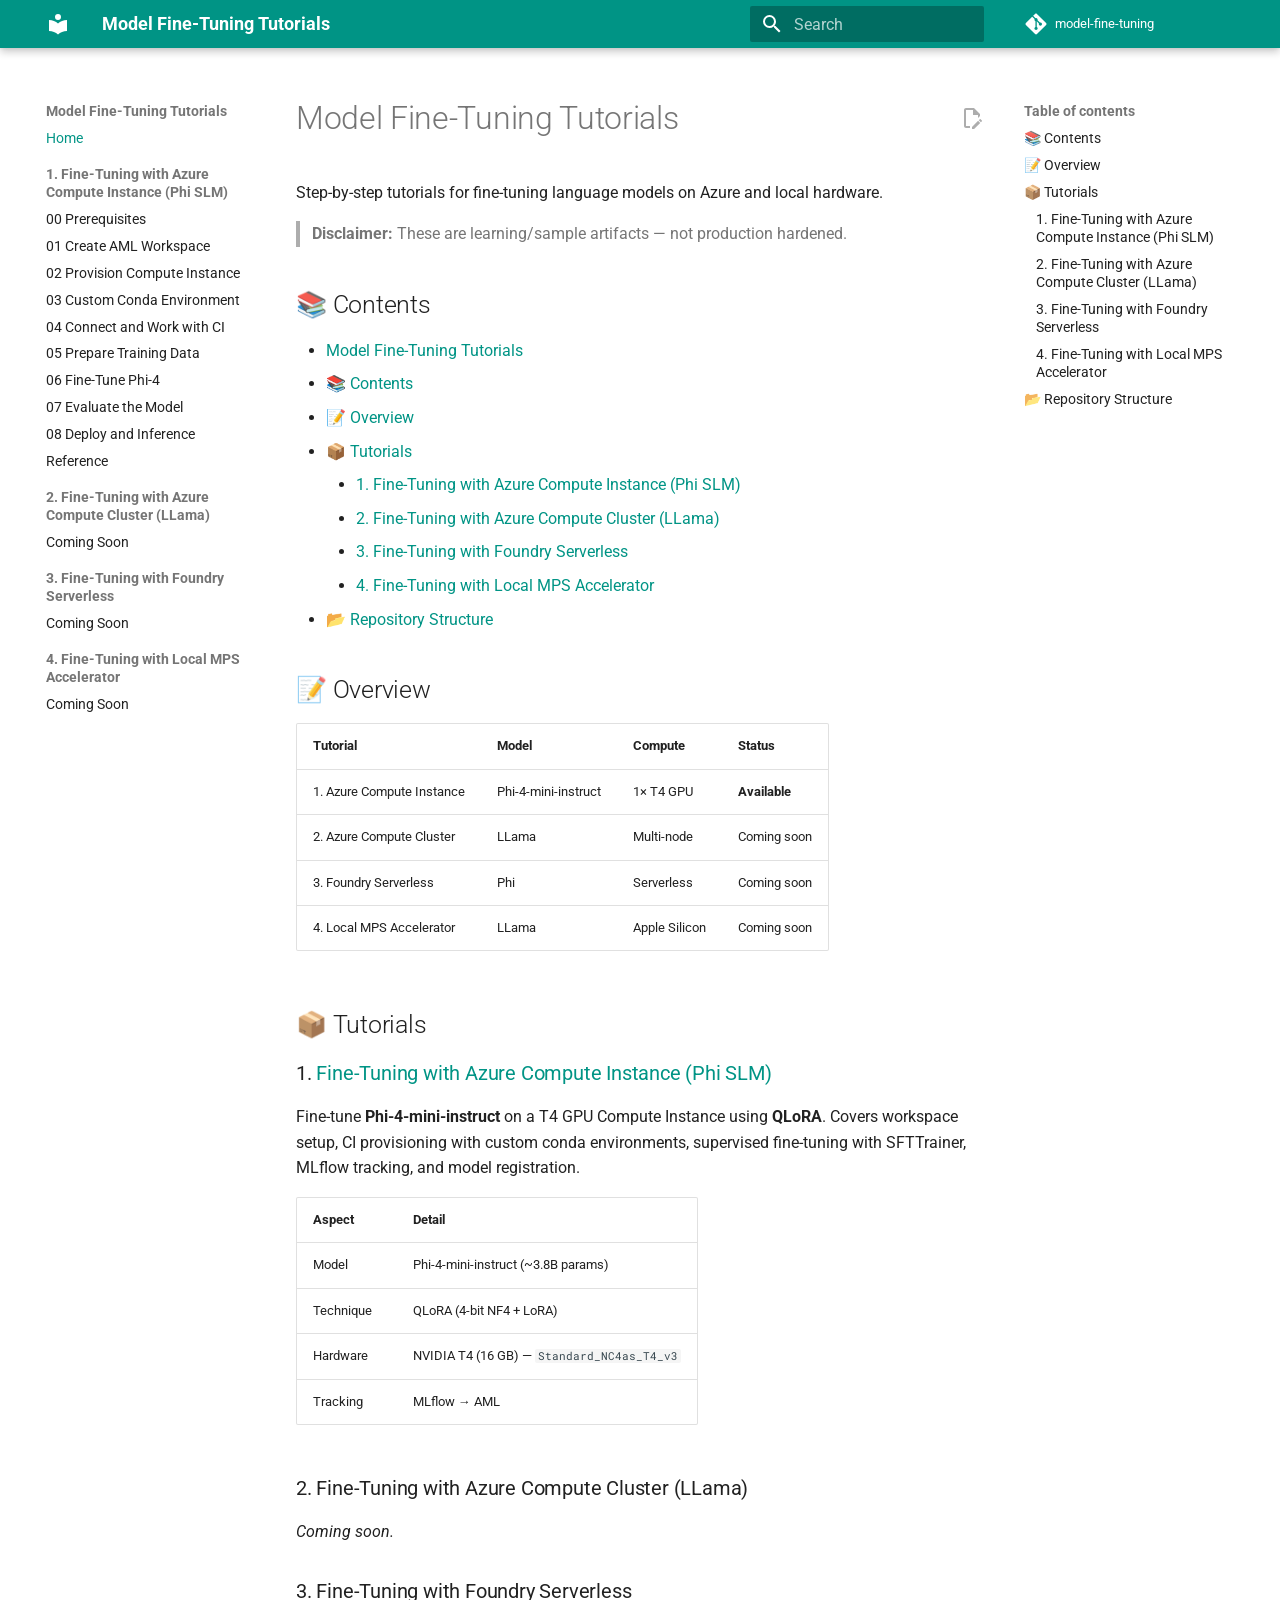
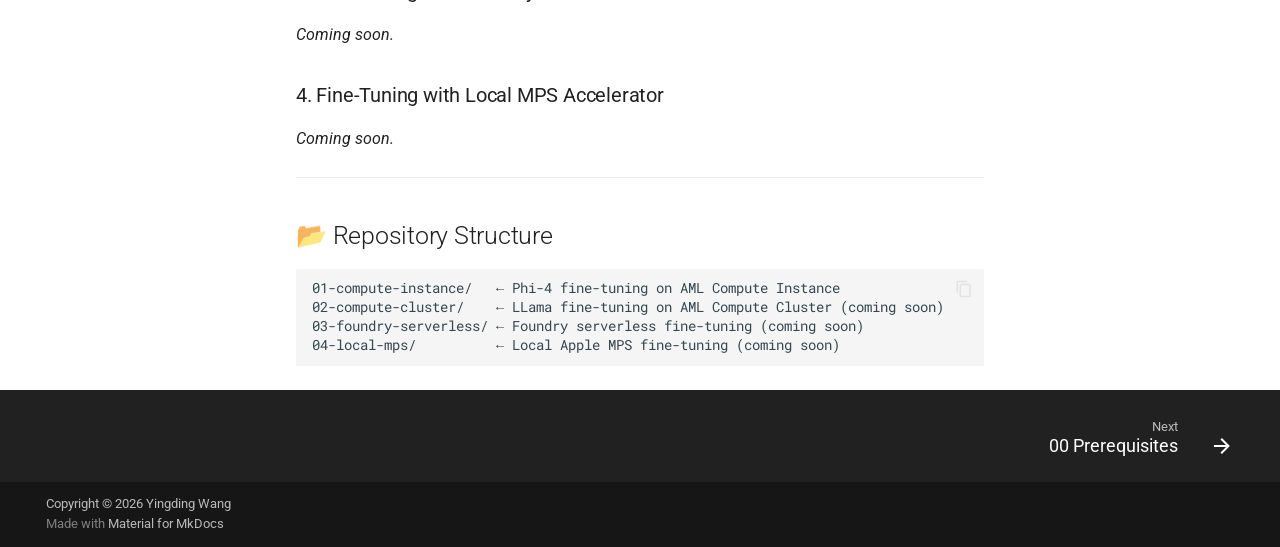
<file: index.html>
<!doctype html>
<html lang="en" class="no-js">
  <head>
    
      <meta charset="utf-8">
      <meta name="viewport" content="width=device-width,initial-scale=1">
      
        <meta name="description" content="Step-by-step tutorial for fine-tuning Microsoft Phi-4 models on Azure Machine Learning GPU Compute Instances.">
      
      
        <meta name="author" content="Yingding Wang">
      
      
        <link rel="canonical" href="https://yingding.github.io/model-fine-tuning/">
      
      
      
        <link rel="next" href="01-compute-instance/docs/00-prerequisites/">
      
      
        
      
      
      <link rel="icon" href="assets/images/favicon.png">
      <meta name="generator" content="mkdocs-1.6.1, mkdocs-material-9.7.6">
    
    
      
        <title>Model Fine-Tuning Tutorials</title>
      
    
    
      <link rel="stylesheet" href="assets/stylesheets/main.484c7ddc.min.css">
      
        
        <link rel="stylesheet" href="assets/stylesheets/palette.ab4e12ef.min.css">
      
      


    
    
      
    
    
      
        
        
        <link rel="preconnect" href="https://fonts.gstatic.com" crossorigin>
        <link rel="stylesheet" href="https://fonts.googleapis.com/css?family=Roboto:300,300i,400,400i,700,700i%7CRoboto+Mono:400,400i,700,700i&display=fallback">
        <style>:root{--md-text-font:"Roboto";--md-code-font:"Roboto Mono"}</style>
      
    
    
      <link rel="stylesheet" href="assets/stylesheets/extra.css">
    
    <script>__md_scope=new URL(".",location),__md_hash=e=>[...e].reduce(((e,_)=>(e<<5)-e+_.charCodeAt(0)),0),__md_get=(e,_=localStorage,t=__md_scope)=>JSON.parse(_.getItem(t.pathname+"."+e)),__md_set=(e,_,t=localStorage,a=__md_scope)=>{try{t.setItem(a.pathname+"."+e,JSON.stringify(_))}catch(e){}}</script>
    
      

    
    
  </head>
  
  
    
    
      
    
    
    
    
    <body dir="ltr" data-md-color-scheme="default" data-md-color-primary="teal" data-md-color-accent="amber">
  
    
    <input class="md-toggle" data-md-toggle="drawer" type="checkbox" id="__drawer" autocomplete="off">
    <input class="md-toggle" data-md-toggle="search" type="checkbox" id="__search" autocomplete="off">
    <label class="md-overlay" for="__drawer"></label>
    <div data-md-component="skip">
      
        
        <a href="#model-fine-tuning-tutorials" class="md-skip">
          Skip to content
        </a>
      
    </div>
    <div data-md-component="announce">
      
    </div>
    
    
      

  

<header class="md-header md-header--shadow" data-md-component="header">
  <nav class="md-header__inner md-grid" aria-label="Header">
    <a href="." title="Model Fine-Tuning Tutorials" class="md-header__button md-logo" aria-label="Model Fine-Tuning Tutorials" data-md-component="logo">
      
  
  <svg xmlns="http://www.w3.org/2000/svg" viewBox="0 0 24 24"><path d="M12 8a3 3 0 0 0 3-3 3 3 0 0 0-3-3 3 3 0 0 0-3 3 3 3 0 0 0 3 3m0 3.54C9.64 9.35 6.5 8 3 8v11c3.5 0 6.64 1.35 9 3.54 2.36-2.19 5.5-3.54 9-3.54V8c-3.5 0-6.64 1.35-9 3.54"/></svg>

    </a>
    <label class="md-header__button md-icon" for="__drawer">
      
      <svg xmlns="http://www.w3.org/2000/svg" viewBox="0 0 24 24"><path d="M3 6h18v2H3zm0 5h18v2H3zm0 5h18v2H3z"/></svg>
    </label>
    <div class="md-header__title" data-md-component="header-title">
      <div class="md-header__ellipsis">
        <div class="md-header__topic">
          <span class="md-ellipsis">
            Model Fine-Tuning Tutorials
          </span>
        </div>
        <div class="md-header__topic" data-md-component="header-topic">
          <span class="md-ellipsis">
            
              Home
            
          </span>
        </div>
      </div>
    </div>
    
      
        <form class="md-header__option" data-md-component="palette">
  
    
    
    
    <input class="md-option" data-md-color-media="" data-md-color-scheme="default" data-md-color-primary="teal" data-md-color-accent="amber"  aria-hidden="true"  type="radio" name="__palette" id="__palette_0">
    
  
</form>
      
    
    
      <script>var palette=__md_get("__palette");if(palette&&palette.color){if("(prefers-color-scheme)"===palette.color.media){var media=matchMedia("(prefers-color-scheme: light)"),input=document.querySelector(media.matches?"[data-md-color-media='(prefers-color-scheme: light)']":"[data-md-color-media='(prefers-color-scheme: dark)']");palette.color.media=input.getAttribute("data-md-color-media"),palette.color.scheme=input.getAttribute("data-md-color-scheme"),palette.color.primary=input.getAttribute("data-md-color-primary"),palette.color.accent=input.getAttribute("data-md-color-accent")}for(var[key,value]of Object.entries(palette.color))document.body.setAttribute("data-md-color-"+key,value)}</script>
    
    
    
      
      
        <label class="md-header__button md-icon" for="__search">
          
          <svg xmlns="http://www.w3.org/2000/svg" viewBox="0 0 24 24"><path d="M9.5 3A6.5 6.5 0 0 1 16 9.5c0 1.61-.59 3.09-1.56 4.23l.27.27h.79l5 5-1.5 1.5-5-5v-.79l-.27-.27A6.52 6.52 0 0 1 9.5 16 6.5 6.5 0 0 1 3 9.5 6.5 6.5 0 0 1 9.5 3m0 2C7 5 5 7 5 9.5S7 14 9.5 14 14 12 14 9.5 12 5 9.5 5"/></svg>
        </label>
        <div class="md-search" data-md-component="search" role="dialog">
  <label class="md-search__overlay" for="__search"></label>
  <div class="md-search__inner" role="search">
    <form class="md-search__form" name="search">
      <input type="text" class="md-search__input" name="query" aria-label="Search" placeholder="Search" autocapitalize="off" autocorrect="off" autocomplete="off" spellcheck="false" data-md-component="search-query" required>
      <label class="md-search__icon md-icon" for="__search">
        
        <svg xmlns="http://www.w3.org/2000/svg" viewBox="0 0 24 24"><path d="M9.5 3A6.5 6.5 0 0 1 16 9.5c0 1.61-.59 3.09-1.56 4.23l.27.27h.79l5 5-1.5 1.5-5-5v-.79l-.27-.27A6.52 6.52 0 0 1 9.5 16 6.5 6.5 0 0 1 3 9.5 6.5 6.5 0 0 1 9.5 3m0 2C7 5 5 7 5 9.5S7 14 9.5 14 14 12 14 9.5 12 5 9.5 5"/></svg>
        
        <svg xmlns="http://www.w3.org/2000/svg" viewBox="0 0 24 24"><path d="M20 11v2H8l5.5 5.5-1.42 1.42L4.16 12l7.92-7.92L13.5 5.5 8 11z"/></svg>
      </label>
      <nav class="md-search__options" aria-label="Search">
        
        <button type="reset" class="md-search__icon md-icon" title="Clear" aria-label="Clear" tabindex="-1">
          
          <svg xmlns="http://www.w3.org/2000/svg" viewBox="0 0 24 24"><path d="M19 6.41 17.59 5 12 10.59 6.41 5 5 6.41 10.59 12 5 17.59 6.41 19 12 13.41 17.59 19 19 17.59 13.41 12z"/></svg>
        </button>
      </nav>
      
    </form>
    <div class="md-search__output">
      <div class="md-search__scrollwrap" tabindex="0" data-md-scrollfix>
        <div class="md-search-result" data-md-component="search-result">
          <div class="md-search-result__meta">
            Initializing search
          </div>
          <ol class="md-search-result__list" role="presentation"></ol>
        </div>
      </div>
    </div>
  </div>
</div>
      
    
    
      <div class="md-header__source">
        <a href="https://github.com/yingding/model-fine-tuning" title="Go to repository" class="md-source" data-md-component="source">
  <div class="md-source__icon md-icon">
    
    <svg xmlns="http://www.w3.org/2000/svg" viewBox="0 0 448 512"><!--! Font Awesome Free 7.1.0 by @fontawesome - https://fontawesome.com License - https://fontawesome.com/license/free (Icons: CC BY 4.0, Fonts: SIL OFL 1.1, Code: MIT License) Copyright 2025 Fonticons, Inc.--><path d="M439.6 236.1 244 40.5c-5.4-5.5-12.8-8.5-20.4-8.5s-15 3-20.4 8.4L162.5 81l51.5 51.5c27.1-9.1 52.7 16.8 43.4 43.7l49.7 49.7c34.2-11.8 61.2 31 35.5 56.7-26.5 26.5-70.2-2.9-56-37.3L240.3 199v121.9c25.3 12.5 22.3 41.8 9.1 55-6.4 6.4-15.2 10.1-24.3 10.1s-17.8-3.6-24.3-10.1c-17.6-17.6-11.1-46.9 11.2-56v-123c-20.8-8.5-24.6-30.7-18.6-45L142.6 101 8.5 235.1C3 240.6 0 247.9 0 255.5s3 15 8.5 20.4l195.6 195.7c5.4 5.4 12.7 8.4 20.4 8.4s15-3 20.4-8.4l194.7-194.7c5.4-5.4 8.4-12.8 8.4-20.4s-3-15-8.4-20.4"/></svg>
  </div>
  <div class="md-source__repository">
    model-fine-tuning
  </div>
</a>
      </div>
    
  </nav>
  
</header>
    
    <div class="md-container" data-md-component="container">
      
      
        
          
        
      
      <main class="md-main" data-md-component="main">
        <div class="md-main__inner md-grid">
          
            
              
              <div class="md-sidebar md-sidebar--primary" data-md-component="sidebar" data-md-type="navigation" >
                <div class="md-sidebar__scrollwrap">
                  <div class="md-sidebar__inner">
                    



<nav class="md-nav md-nav--primary" aria-label="Navigation" data-md-level="0">
  <label class="md-nav__title" for="__drawer">
    <a href="." title="Model Fine-Tuning Tutorials" class="md-nav__button md-logo" aria-label="Model Fine-Tuning Tutorials" data-md-component="logo">
      
  
  <svg xmlns="http://www.w3.org/2000/svg" viewBox="0 0 24 24"><path d="M12 8a3 3 0 0 0 3-3 3 3 0 0 0-3-3 3 3 0 0 0-3 3 3 3 0 0 0 3 3m0 3.54C9.64 9.35 6.5 8 3 8v11c3.5 0 6.64 1.35 9 3.54 2.36-2.19 5.5-3.54 9-3.54V8c-3.5 0-6.64 1.35-9 3.54"/></svg>

    </a>
    Model Fine-Tuning Tutorials
  </label>
  
    <div class="md-nav__source">
      <a href="https://github.com/yingding/model-fine-tuning" title="Go to repository" class="md-source" data-md-component="source">
  <div class="md-source__icon md-icon">
    
    <svg xmlns="http://www.w3.org/2000/svg" viewBox="0 0 448 512"><!--! Font Awesome Free 7.1.0 by @fontawesome - https://fontawesome.com License - https://fontawesome.com/license/free (Icons: CC BY 4.0, Fonts: SIL OFL 1.1, Code: MIT License) Copyright 2025 Fonticons, Inc.--><path d="M439.6 236.1 244 40.5c-5.4-5.5-12.8-8.5-20.4-8.5s-15 3-20.4 8.4L162.5 81l51.5 51.5c27.1-9.1 52.7 16.8 43.4 43.7l49.7 49.7c34.2-11.8 61.2 31 35.5 56.7-26.5 26.5-70.2-2.9-56-37.3L240.3 199v121.9c25.3 12.5 22.3 41.8 9.1 55-6.4 6.4-15.2 10.1-24.3 10.1s-17.8-3.6-24.3-10.1c-17.6-17.6-11.1-46.9 11.2-56v-123c-20.8-8.5-24.6-30.7-18.6-45L142.6 101 8.5 235.1C3 240.6 0 247.9 0 255.5s3 15 8.5 20.4l195.6 195.7c5.4 5.4 12.7 8.4 20.4 8.4s15-3 20.4-8.4l194.7-194.7c5.4-5.4 8.4-12.8 8.4-20.4s-3-15-8.4-20.4"/></svg>
  </div>
  <div class="md-source__repository">
    model-fine-tuning
  </div>
</a>
    </div>
  
  <ul class="md-nav__list" data-md-scrollfix>
    
      
      
  
  
    
  
  
  
    <li class="md-nav__item md-nav__item--active">
      
      <input class="md-nav__toggle md-toggle" type="checkbox" id="__toc">
      
      
        
      
      
        <label class="md-nav__link md-nav__link--active" for="__toc">
          
  
  
  <span class="md-ellipsis">
    
  
    Home
  

    
  </span>
  
  

          <span class="md-nav__icon md-icon"></span>
        </label>
      
      <a href="." class="md-nav__link md-nav__link--active">
        
  
  
  <span class="md-ellipsis">
    
  
    Home
  

    
  </span>
  
  

      </a>
      
        

<nav class="md-nav md-nav--secondary" aria-label="Table of contents">
  
  
  
    
  
  
    <label class="md-nav__title" for="__toc">
      <span class="md-nav__icon md-icon"></span>
      Table of contents
    </label>
    <ul class="md-nav__list" data-md-component="toc" data-md-scrollfix>
      
        <li class="md-nav__item">
  <a href="#contents" class="md-nav__link">
    <span class="md-ellipsis">
      
        📚 Contents
      
    </span>
  </a>
  
</li>
      
        <li class="md-nav__item">
  <a href="#overview" class="md-nav__link">
    <span class="md-ellipsis">
      
        📝 Overview
      
    </span>
  </a>
  
</li>
      
        <li class="md-nav__item">
  <a href="#tutorials" class="md-nav__link">
    <span class="md-ellipsis">
      
        📦 Tutorials
      
    </span>
  </a>
  
    <nav class="md-nav" aria-label="📦 Tutorials">
      <ul class="md-nav__list">
        
          <li class="md-nav__item">
  <a href="#1-fine-tuning-with-azure-compute-instance-phi-slm" class="md-nav__link">
    <span class="md-ellipsis">
      
        1. Fine-Tuning with Azure Compute Instance (Phi SLM)
      
    </span>
  </a>
  
</li>
        
          <li class="md-nav__item">
  <a href="#2-fine-tuning-with-azure-compute-cluster-llama" class="md-nav__link">
    <span class="md-ellipsis">
      
        2. Fine-Tuning with Azure Compute Cluster (LLama)
      
    </span>
  </a>
  
</li>
        
          <li class="md-nav__item">
  <a href="#3-fine-tuning-with-foundry-serverless" class="md-nav__link">
    <span class="md-ellipsis">
      
        3. Fine-Tuning with Foundry Serverless
      
    </span>
  </a>
  
</li>
        
          <li class="md-nav__item">
  <a href="#4-fine-tuning-with-local-mps-accelerator" class="md-nav__link">
    <span class="md-ellipsis">
      
        4. Fine-Tuning with Local MPS Accelerator
      
    </span>
  </a>
  
</li>
        
      </ul>
    </nav>
  
</li>
      
        <li class="md-nav__item">
  <a href="#repository-structure" class="md-nav__link">
    <span class="md-ellipsis">
      
        📂 Repository Structure
      
    </span>
  </a>
  
</li>
      
    </ul>
  
</nav>
      
    </li>
  

    
      
      
  
  
  
  
    
    
    
    
      
        
        
      
    
    
    <li class="md-nav__item md-nav__item--section md-nav__item--nested">
      
        
        
          
        
        <input class="md-nav__toggle md-toggle md-toggle--indeterminate" type="checkbox" id="__nav_2" >
        
          
          <label class="md-nav__link" for="__nav_2" id="__nav_2_label" tabindex="">
            
  
  
  <span class="md-ellipsis">
    
  
    1. Fine-Tuning with Azure Compute Instance (Phi SLM)
  

    
  </span>
  
  

            <span class="md-nav__icon md-icon"></span>
          </label>
        
        <nav class="md-nav" data-md-level="1" aria-labelledby="__nav_2_label" aria-expanded="false">
          <label class="md-nav__title" for="__nav_2">
            <span class="md-nav__icon md-icon"></span>
            
  
    1. Fine-Tuning with Azure Compute Instance (Phi SLM)
  

          </label>
          <ul class="md-nav__list" data-md-scrollfix>
            
              
                
  
  
  
  
    <li class="md-nav__item">
      <a href="01-compute-instance/docs/00-prerequisites/" class="md-nav__link">
        
  
  
  <span class="md-ellipsis">
    
  
    00 Prerequisites
  

    
  </span>
  
  

      </a>
    </li>
  

              
            
              
                
  
  
  
  
    <li class="md-nav__item">
      <a href="01-compute-instance/docs/01-create-aml-workspace/" class="md-nav__link">
        
  
  
  <span class="md-ellipsis">
    
  
    01 Create AML Workspace
  

    
  </span>
  
  

      </a>
    </li>
  

              
            
              
                
  
  
  
  
    <li class="md-nav__item">
      <a href="01-compute-instance/docs/02-provision-compute-instance/" class="md-nav__link">
        
  
  
  <span class="md-ellipsis">
    
  
    02 Provision Compute Instance
  

    
  </span>
  
  

      </a>
    </li>
  

              
            
              
                
  
  
  
  
    <li class="md-nav__item">
      <a href="01-compute-instance/docs/03-custom-conda-environment/" class="md-nav__link">
        
  
  
  <span class="md-ellipsis">
    
  
    03 Custom Conda Environment
  

    
  </span>
  
  

      </a>
    </li>
  

              
            
              
                
  
  
  
  
    <li class="md-nav__item">
      <a href="01-compute-instance/docs/04-connect-and-work-with-ci/" class="md-nav__link">
        
  
  
  <span class="md-ellipsis">
    
  
    04 Connect and Work with CI
  

    
  </span>
  
  

      </a>
    </li>
  

              
            
              
                
  
  
  
  
    <li class="md-nav__item">
      <a href="01-compute-instance/docs/05-prepare-training-data/" class="md-nav__link">
        
  
  
  <span class="md-ellipsis">
    
  
    05 Prepare Training Data
  

    
  </span>
  
  

      </a>
    </li>
  

              
            
              
                
  
  
  
  
    <li class="md-nav__item">
      <a href="01-compute-instance/docs/06-fine-tune-phi4/" class="md-nav__link">
        
  
  
  <span class="md-ellipsis">
    
  
    06 Fine-Tune Phi-4
  

    
  </span>
  
  

      </a>
    </li>
  

              
            
              
                
  
  
  
  
    <li class="md-nav__item">
      <a href="01-compute-instance/docs/07-evaluate-model/" class="md-nav__link">
        
  
  
  <span class="md-ellipsis">
    
  
    07 Evaluate the Model
  

    
  </span>
  
  

      </a>
    </li>
  

              
            
              
                
  
  
  
  
    <li class="md-nav__item">
      <a href="01-compute-instance/docs/08-deploy-and-inference/" class="md-nav__link">
        
  
  
  <span class="md-ellipsis">
    
  
    08 Deploy and Inference
  

    
  </span>
  
  

      </a>
    </li>
  

              
            
              
                
  
  
  
  
    <li class="md-nav__item">
      <a href="01-compute-instance/docs/reference/" class="md-nav__link">
        
  
  
  <span class="md-ellipsis">
    
  
    Reference
  

    
  </span>
  
  

      </a>
    </li>
  

              
            
          </ul>
        </nav>
      
    </li>
  

    
      
      
  
  
  
  
    
    
    
    
      
        
        
      
    
    
    <li class="md-nav__item md-nav__item--section md-nav__item--nested">
      
        
        
          
        
        <input class="md-nav__toggle md-toggle md-toggle--indeterminate" type="checkbox" id="__nav_3" >
        
          
          <label class="md-nav__link" for="__nav_3" id="__nav_3_label" tabindex="">
            
  
  
  <span class="md-ellipsis">
    
  
    2. Fine-Tuning with Azure Compute Cluster (LLama)
  

    
  </span>
  
  

            <span class="md-nav__icon md-icon"></span>
          </label>
        
        <nav class="md-nav" data-md-level="1" aria-labelledby="__nav_3_label" aria-expanded="false">
          <label class="md-nav__title" for="__nav_3">
            <span class="md-nav__icon md-icon"></span>
            
  
    2. Fine-Tuning with Azure Compute Cluster (LLama)
  

          </label>
          <ul class="md-nav__list" data-md-scrollfix>
            
              
                
  
  
  
  
    <li class="md-nav__item">
      <a href="02-compute-cluster/" class="md-nav__link">
        
  
  
  <span class="md-ellipsis">
    
  
    Coming Soon
  

    
  </span>
  
  

      </a>
    </li>
  

              
            
          </ul>
        </nav>
      
    </li>
  

    
      
      
  
  
  
  
    
    
    
    
      
        
        
      
    
    
    <li class="md-nav__item md-nav__item--section md-nav__item--nested">
      
        
        
          
        
        <input class="md-nav__toggle md-toggle md-toggle--indeterminate" type="checkbox" id="__nav_4" >
        
          
          <label class="md-nav__link" for="__nav_4" id="__nav_4_label" tabindex="">
            
  
  
  <span class="md-ellipsis">
    
  
    3. Fine-Tuning with Foundry Serverless
  

    
  </span>
  
  

            <span class="md-nav__icon md-icon"></span>
          </label>
        
        <nav class="md-nav" data-md-level="1" aria-labelledby="__nav_4_label" aria-expanded="false">
          <label class="md-nav__title" for="__nav_4">
            <span class="md-nav__icon md-icon"></span>
            
  
    3. Fine-Tuning with Foundry Serverless
  

          </label>
          <ul class="md-nav__list" data-md-scrollfix>
            
              
                
  
  
  
  
    <li class="md-nav__item">
      <a href="03-foundry-serverless/" class="md-nav__link">
        
  
  
  <span class="md-ellipsis">
    
  
    Coming Soon
  

    
  </span>
  
  

      </a>
    </li>
  

              
            
          </ul>
        </nav>
      
    </li>
  

    
      
      
  
  
  
  
    
    
    
    
      
        
        
      
    
    
    <li class="md-nav__item md-nav__item--section md-nav__item--nested">
      
        
        
          
        
        <input class="md-nav__toggle md-toggle md-toggle--indeterminate" type="checkbox" id="__nav_5" >
        
          
          <label class="md-nav__link" for="__nav_5" id="__nav_5_label" tabindex="">
            
  
  
  <span class="md-ellipsis">
    
  
    4. Fine-Tuning with Local MPS Accelerator
  

    
  </span>
  
  

            <span class="md-nav__icon md-icon"></span>
          </label>
        
        <nav class="md-nav" data-md-level="1" aria-labelledby="__nav_5_label" aria-expanded="false">
          <label class="md-nav__title" for="__nav_5">
            <span class="md-nav__icon md-icon"></span>
            
  
    4. Fine-Tuning with Local MPS Accelerator
  

          </label>
          <ul class="md-nav__list" data-md-scrollfix>
            
              
                
  
  
  
  
    <li class="md-nav__item">
      <a href="04-local-mps/" class="md-nav__link">
        
  
  
  <span class="md-ellipsis">
    
  
    Coming Soon
  

    
  </span>
  
  

      </a>
    </li>
  

              
            
          </ul>
        </nav>
      
    </li>
  

    
  </ul>
</nav>
                  </div>
                </div>
              </div>
            
            
              
              <div class="md-sidebar md-sidebar--secondary" data-md-component="sidebar" data-md-type="toc" >
                <div class="md-sidebar__scrollwrap">
                  <div class="md-sidebar__inner">
                    

<nav class="md-nav md-nav--secondary" aria-label="Table of contents">
  
  
  
    
  
  
    <label class="md-nav__title" for="__toc">
      <span class="md-nav__icon md-icon"></span>
      Table of contents
    </label>
    <ul class="md-nav__list" data-md-component="toc" data-md-scrollfix>
      
        <li class="md-nav__item">
  <a href="#contents" class="md-nav__link">
    <span class="md-ellipsis">
      
        📚 Contents
      
    </span>
  </a>
  
</li>
      
        <li class="md-nav__item">
  <a href="#overview" class="md-nav__link">
    <span class="md-ellipsis">
      
        📝 Overview
      
    </span>
  </a>
  
</li>
      
        <li class="md-nav__item">
  <a href="#tutorials" class="md-nav__link">
    <span class="md-ellipsis">
      
        📦 Tutorials
      
    </span>
  </a>
  
    <nav class="md-nav" aria-label="📦 Tutorials">
      <ul class="md-nav__list">
        
          <li class="md-nav__item">
  <a href="#1-fine-tuning-with-azure-compute-instance-phi-slm" class="md-nav__link">
    <span class="md-ellipsis">
      
        1. Fine-Tuning with Azure Compute Instance (Phi SLM)
      
    </span>
  </a>
  
</li>
        
          <li class="md-nav__item">
  <a href="#2-fine-tuning-with-azure-compute-cluster-llama" class="md-nav__link">
    <span class="md-ellipsis">
      
        2. Fine-Tuning with Azure Compute Cluster (LLama)
      
    </span>
  </a>
  
</li>
        
          <li class="md-nav__item">
  <a href="#3-fine-tuning-with-foundry-serverless" class="md-nav__link">
    <span class="md-ellipsis">
      
        3. Fine-Tuning with Foundry Serverless
      
    </span>
  </a>
  
</li>
        
          <li class="md-nav__item">
  <a href="#4-fine-tuning-with-local-mps-accelerator" class="md-nav__link">
    <span class="md-ellipsis">
      
        4. Fine-Tuning with Local MPS Accelerator
      
    </span>
  </a>
  
</li>
        
      </ul>
    </nav>
  
</li>
      
        <li class="md-nav__item">
  <a href="#repository-structure" class="md-nav__link">
    <span class="md-ellipsis">
      
        📂 Repository Structure
      
    </span>
  </a>
  
</li>
      
    </ul>
  
</nav>
                  </div>
                </div>
              </div>
            
          
          
            <div class="md-content" data-md-component="content">
              
              <article class="md-content__inner md-typeset">
                
                  


  
    <a href="https://github.com/yingding/model-fine-tuning/edit/main/index.md" title="Edit this page" class="md-content__button md-icon" rel="edit">
      
      <svg xmlns="http://www.w3.org/2000/svg" viewBox="0 0 24 24"><path d="M10 20H6V4h7v5h5v3.1l2-2V8l-6-6H6c-1.1 0-2 .9-2 2v16c0 1.1.9 2 2 2h4zm10.2-7c.1 0 .3.1.4.2l1.3 1.3c.2.2.2.6 0 .8l-1 1-2.1-2.1 1-1c.1-.1.2-.2.4-.2m0 3.9L14.1 23H12v-2.1l6.1-6.1z"/></svg>
    </a>
  
  


<h1 id="model-fine-tuning-tutorials">Model Fine-Tuning Tutorials</h1>
<p>Step-by-step tutorials for fine-tuning language models on Azure and local hardware.</p>
<blockquote>
<p><strong>Disclaimer:</strong> These are learning/sample artifacts — not production hardened.</p>
</blockquote>
<h2 id="contents">📚 Contents</h2>
<ul>
<li><a href="#model-fine-tuning-tutorials">Model Fine-Tuning Tutorials</a></li>
<li><a href="#contents">📚 Contents</a></li>
<li><a href="#overview">📝 Overview</a></li>
<li><a href="#tutorials">📦 Tutorials</a><ul>
<li><a href="#1-fine-tuning-with-azure-compute-instance-phi-slm">1. Fine-Tuning with Azure Compute Instance (Phi SLM)</a></li>
<li><a href="#2-fine-tuning-with-azure-compute-cluster-llama">2. Fine-Tuning with Azure Compute Cluster (LLama)</a></li>
<li><a href="#3-fine-tuning-with-foundry-serverless">3. Fine-Tuning with Foundry Serverless</a></li>
<li><a href="#4-fine-tuning-with-local-mps-accelerator">4. Fine-Tuning with Local MPS Accelerator</a></li>
</ul>
</li>
<li><a href="#repository-structure">📂 Repository Structure</a></li>
</ul>
<h2 id="overview">📝 Overview</h2>
<table>
<thead>
<tr>
<th>Tutorial</th>
<th>Model</th>
<th>Compute</th>
<th>Status</th>
</tr>
</thead>
<tbody>
<tr>
<td>1. Azure Compute Instance</td>
<td>Phi-4-mini-instruct</td>
<td>1× T4 GPU</td>
<td><strong>Available</strong></td>
</tr>
<tr>
<td>2. Azure Compute Cluster</td>
<td>LLama</td>
<td>Multi-node</td>
<td>Coming soon</td>
</tr>
<tr>
<td>3. Foundry Serverless</td>
<td>Phi</td>
<td>Serverless</td>
<td>Coming soon</td>
</tr>
<tr>
<td>4. Local MPS Accelerator</td>
<td>LLama</td>
<td>Apple Silicon</td>
<td>Coming soon</td>
</tr>
</tbody>
</table>
<h2 id="tutorials">📦 Tutorials</h2>
<h3 id="1-fine-tuning-with-azure-compute-instance-phi-slm">1. <a href="01-compute-instance/docs/00-prerequisites/">Fine-Tuning with Azure Compute Instance (Phi SLM)</a></h3>
<p>Fine-tune <strong>Phi-4-mini-instruct</strong> on a T4 GPU Compute Instance using <strong>QLoRA</strong>.
Covers workspace setup, CI provisioning with custom conda environments,
supervised fine-tuning with SFTTrainer, MLflow tracking, and model registration.</p>
<table>
<thead>
<tr>
<th>Aspect</th>
<th>Detail</th>
</tr>
</thead>
<tbody>
<tr>
<td>Model</td>
<td>Phi-4-mini-instruct (~3.8B params)</td>
</tr>
<tr>
<td>Technique</td>
<td>QLoRA (4-bit NF4 + LoRA)</td>
</tr>
<tr>
<td>Hardware</td>
<td>NVIDIA T4 (16 GB) — <code>Standard_NC4as_T4_v3</code></td>
</tr>
<tr>
<td>Tracking</td>
<td>MLflow → AML</td>
</tr>
</tbody>
</table>
<h3 id="2-fine-tuning-with-azure-compute-cluster-llama">2. Fine-Tuning with Azure Compute Cluster (LLama)</h3>
<p><em>Coming soon.</em></p>
<h3 id="3-fine-tuning-with-foundry-serverless">3. Fine-Tuning with Foundry Serverless</h3>
<p><em>Coming soon.</em></p>
<h3 id="4-fine-tuning-with-local-mps-accelerator">4. Fine-Tuning with Local MPS Accelerator</h3>
<p><em>Coming soon.</em></p>
<hr />
<h2 id="repository-structure">📂 Repository Structure</h2>
<div class="highlight"><pre><span></span><code><a id="__codelineno-0-1" name="__codelineno-0-1" href="#__codelineno-0-1"></a>01-compute-instance/   ← Phi-4 fine-tuning on AML Compute Instance
<a id="__codelineno-0-2" name="__codelineno-0-2" href="#__codelineno-0-2"></a>02-compute-cluster/    ← LLama fine-tuning on AML Compute Cluster (coming soon)
<a id="__codelineno-0-3" name="__codelineno-0-3" href="#__codelineno-0-3"></a>03-foundry-serverless/ ← Foundry serverless fine-tuning (coming soon)
<a id="__codelineno-0-4" name="__codelineno-0-4" href="#__codelineno-0-4"></a>04-local-mps/          ← Local Apple MPS fine-tuning (coming soon)
</code></pre></div>












                
              </article>
            </div>
          
          
<script>var target=document.getElementById(location.hash.slice(1));target&&target.name&&(target.checked=target.name.startsWith("__tabbed_"))</script>
        </div>
        
      </main>
      
        <footer class="md-footer">
  
    
      
      <nav class="md-footer__inner md-grid" aria-label="Footer" >
        
        
          
          <a href="01-compute-instance/docs/00-prerequisites/" class="md-footer__link md-footer__link--next" aria-label="Next: 00 Prerequisites">
            <div class="md-footer__title">
              <span class="md-footer__direction">
                Next
              </span>
              <div class="md-ellipsis">
                00 Prerequisites
              </div>
            </div>
            <div class="md-footer__button md-icon">
              
              <svg xmlns="http://www.w3.org/2000/svg" viewBox="0 0 24 24"><path d="M4 11v2h12l-5.5 5.5 1.42 1.42L19.84 12l-7.92-7.92L10.5 5.5 16 11z"/></svg>
            </div>
          </a>
        
      </nav>
    
  
  <div class="md-footer-meta md-typeset">
    <div class="md-footer-meta__inner md-grid">
      <div class="md-copyright">
  
    <div class="md-copyright__highlight">
      Copyright &copy; 2026 Yingding Wang
    </div>
  
  
    Made with
    <a href="https://squidfunk.github.io/mkdocs-material/" target="_blank" rel="noopener">
      Material for MkDocs
    </a>
  
</div>
      
    </div>
  </div>
</footer>
      
    </div>
    <div class="md-dialog" data-md-component="dialog">
      <div class="md-dialog__inner md-typeset"></div>
    </div>
    
    
    
      
      
      <script id="__config" type="application/json">{"annotate": null, "base": ".", "features": ["navigation.sections", "navigation.expand", "navigation.footer", "content.code.copy", "content.action.edit"], "search": "assets/javascripts/workers/search.2c215733.min.js", "tags": null, "translations": {"clipboard.copied": "Copied to clipboard", "clipboard.copy": "Copy to clipboard", "search.result.more.one": "1 more on this page", "search.result.more.other": "# more on this page", "search.result.none": "No matching documents", "search.result.one": "1 matching document", "search.result.other": "# matching documents", "search.result.placeholder": "Type to start searching", "search.result.term.missing": "Missing", "select.version": "Select version"}, "version": null}</script>
    
    
      <script src="assets/javascripts/bundle.79ae519e.min.js"></script>
      
        <script src="assets/javascripts/external-links.js"></script>
      
    
  </body>
</html>
</file>
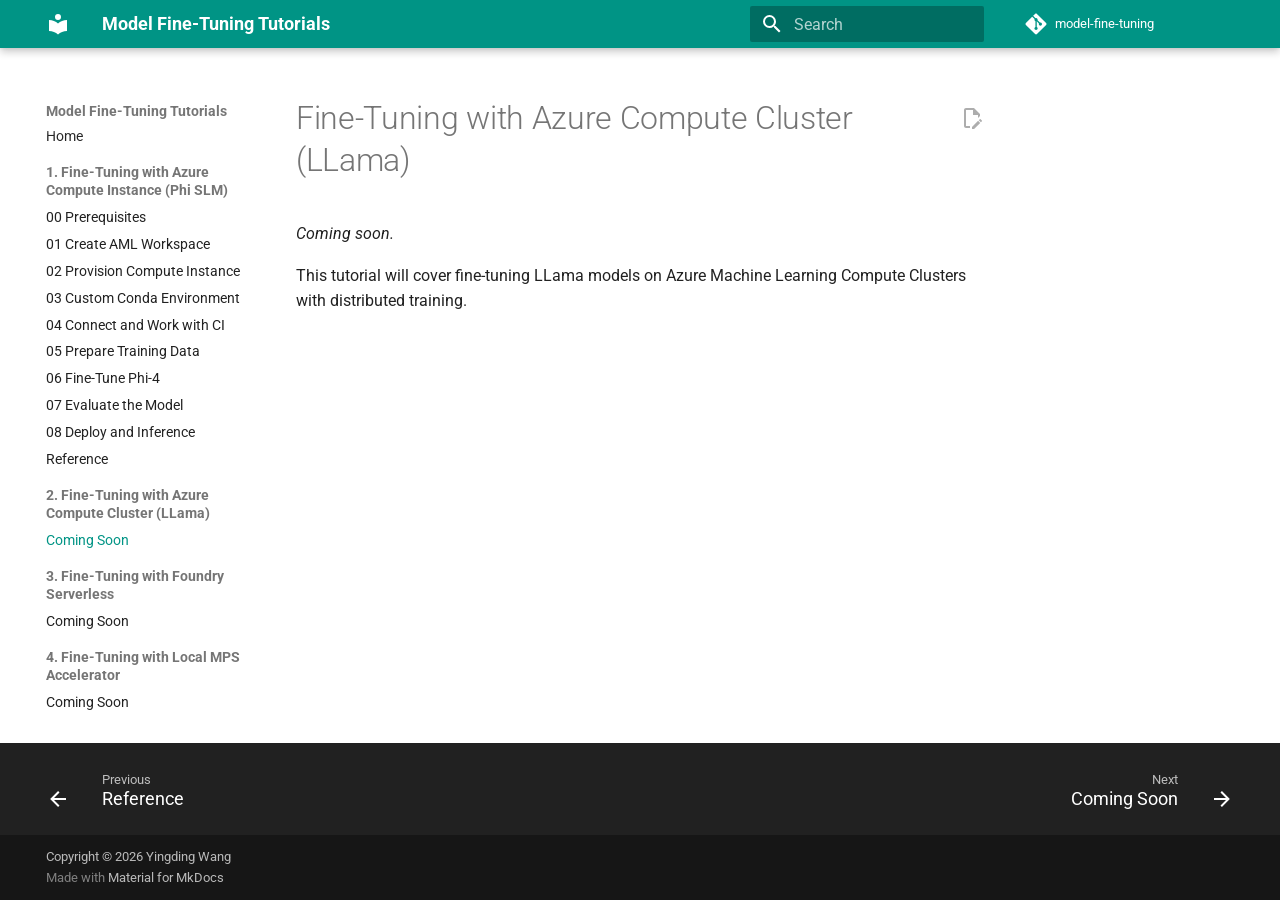
<file: 02-compute-cluster/index.html>
<!doctype html>
<html lang="en" class="no-js">
  <head>
    
      <meta charset="utf-8">
      <meta name="viewport" content="width=device-width,initial-scale=1">
      
        <meta name="description" content="Step-by-step tutorial for fine-tuning Microsoft Phi-4 models on Azure Machine Learning GPU Compute Instances.">
      
      
        <meta name="author" content="Yingding Wang">
      
      
        <link rel="canonical" href="https://yingding.github.io/model-fine-tuning/02-compute-cluster/">
      
      
        <link rel="prev" href="../01-compute-instance/docs/reference/">
      
      
        <link rel="next" href="../03-foundry-serverless/">
      
      
        
      
      
      <link rel="icon" href="../assets/images/favicon.png">
      <meta name="generator" content="mkdocs-1.6.1, mkdocs-material-9.7.6">
    
    
      
        <title>Coming Soon - Model Fine-Tuning Tutorials</title>
      
    
    
      <link rel="stylesheet" href="../assets/stylesheets/main.484c7ddc.min.css">
      
        
        <link rel="stylesheet" href="../assets/stylesheets/palette.ab4e12ef.min.css">
      
      


    
    
      
    
    
      
        
        
        <link rel="preconnect" href="https://fonts.gstatic.com" crossorigin>
        <link rel="stylesheet" href="https://fonts.googleapis.com/css?family=Roboto:300,300i,400,400i,700,700i%7CRoboto+Mono:400,400i,700,700i&display=fallback">
        <style>:root{--md-text-font:"Roboto";--md-code-font:"Roboto Mono"}</style>
      
    
    
      <link rel="stylesheet" href="../assets/stylesheets/extra.css">
    
    <script>__md_scope=new URL("..",location),__md_hash=e=>[...e].reduce(((e,_)=>(e<<5)-e+_.charCodeAt(0)),0),__md_get=(e,_=localStorage,t=__md_scope)=>JSON.parse(_.getItem(t.pathname+"."+e)),__md_set=(e,_,t=localStorage,a=__md_scope)=>{try{t.setItem(a.pathname+"."+e,JSON.stringify(_))}catch(e){}}</script>
    
      

    
    
  </head>
  
  
    
    
      
    
    
    
    
    <body dir="ltr" data-md-color-scheme="default" data-md-color-primary="teal" data-md-color-accent="amber">
  
    
    <input class="md-toggle" data-md-toggle="drawer" type="checkbox" id="__drawer" autocomplete="off">
    <input class="md-toggle" data-md-toggle="search" type="checkbox" id="__search" autocomplete="off">
    <label class="md-overlay" for="__drawer"></label>
    <div data-md-component="skip">
      
        
        <a href="#fine-tuning-with-azure-compute-cluster-llama" class="md-skip">
          Skip to content
        </a>
      
    </div>
    <div data-md-component="announce">
      
    </div>
    
    
      

  

<header class="md-header md-header--shadow" data-md-component="header">
  <nav class="md-header__inner md-grid" aria-label="Header">
    <a href=".." title="Model Fine-Tuning Tutorials" class="md-header__button md-logo" aria-label="Model Fine-Tuning Tutorials" data-md-component="logo">
      
  
  <svg xmlns="http://www.w3.org/2000/svg" viewBox="0 0 24 24"><path d="M12 8a3 3 0 0 0 3-3 3 3 0 0 0-3-3 3 3 0 0 0-3 3 3 3 0 0 0 3 3m0 3.54C9.64 9.35 6.5 8 3 8v11c3.5 0 6.64 1.35 9 3.54 2.36-2.19 5.5-3.54 9-3.54V8c-3.5 0-6.64 1.35-9 3.54"/></svg>

    </a>
    <label class="md-header__button md-icon" for="__drawer">
      
      <svg xmlns="http://www.w3.org/2000/svg" viewBox="0 0 24 24"><path d="M3 6h18v2H3zm0 5h18v2H3zm0 5h18v2H3z"/></svg>
    </label>
    <div class="md-header__title" data-md-component="header-title">
      <div class="md-header__ellipsis">
        <div class="md-header__topic">
          <span class="md-ellipsis">
            Model Fine-Tuning Tutorials
          </span>
        </div>
        <div class="md-header__topic" data-md-component="header-topic">
          <span class="md-ellipsis">
            
              Coming Soon
            
          </span>
        </div>
      </div>
    </div>
    
      
        <form class="md-header__option" data-md-component="palette">
  
    
    
    
    <input class="md-option" data-md-color-media="" data-md-color-scheme="default" data-md-color-primary="teal" data-md-color-accent="amber"  aria-hidden="true"  type="radio" name="__palette" id="__palette_0">
    
  
</form>
      
    
    
      <script>var palette=__md_get("__palette");if(palette&&palette.color){if("(prefers-color-scheme)"===palette.color.media){var media=matchMedia("(prefers-color-scheme: light)"),input=document.querySelector(media.matches?"[data-md-color-media='(prefers-color-scheme: light)']":"[data-md-color-media='(prefers-color-scheme: dark)']");palette.color.media=input.getAttribute("data-md-color-media"),palette.color.scheme=input.getAttribute("data-md-color-scheme"),palette.color.primary=input.getAttribute("data-md-color-primary"),palette.color.accent=input.getAttribute("data-md-color-accent")}for(var[key,value]of Object.entries(palette.color))document.body.setAttribute("data-md-color-"+key,value)}</script>
    
    
    
      
      
        <label class="md-header__button md-icon" for="__search">
          
          <svg xmlns="http://www.w3.org/2000/svg" viewBox="0 0 24 24"><path d="M9.5 3A6.5 6.5 0 0 1 16 9.5c0 1.61-.59 3.09-1.56 4.23l.27.27h.79l5 5-1.5 1.5-5-5v-.79l-.27-.27A6.52 6.52 0 0 1 9.5 16 6.5 6.5 0 0 1 3 9.5 6.5 6.5 0 0 1 9.5 3m0 2C7 5 5 7 5 9.5S7 14 9.5 14 14 12 14 9.5 12 5 9.5 5"/></svg>
        </label>
        <div class="md-search" data-md-component="search" role="dialog">
  <label class="md-search__overlay" for="__search"></label>
  <div class="md-search__inner" role="search">
    <form class="md-search__form" name="search">
      <input type="text" class="md-search__input" name="query" aria-label="Search" placeholder="Search" autocapitalize="off" autocorrect="off" autocomplete="off" spellcheck="false" data-md-component="search-query" required>
      <label class="md-search__icon md-icon" for="__search">
        
        <svg xmlns="http://www.w3.org/2000/svg" viewBox="0 0 24 24"><path d="M9.5 3A6.5 6.5 0 0 1 16 9.5c0 1.61-.59 3.09-1.56 4.23l.27.27h.79l5 5-1.5 1.5-5-5v-.79l-.27-.27A6.52 6.52 0 0 1 9.5 16 6.5 6.5 0 0 1 3 9.5 6.5 6.5 0 0 1 9.5 3m0 2C7 5 5 7 5 9.5S7 14 9.5 14 14 12 14 9.5 12 5 9.5 5"/></svg>
        
        <svg xmlns="http://www.w3.org/2000/svg" viewBox="0 0 24 24"><path d="M20 11v2H8l5.5 5.5-1.42 1.42L4.16 12l7.92-7.92L13.5 5.5 8 11z"/></svg>
      </label>
      <nav class="md-search__options" aria-label="Search">
        
        <button type="reset" class="md-search__icon md-icon" title="Clear" aria-label="Clear" tabindex="-1">
          
          <svg xmlns="http://www.w3.org/2000/svg" viewBox="0 0 24 24"><path d="M19 6.41 17.59 5 12 10.59 6.41 5 5 6.41 10.59 12 5 17.59 6.41 19 12 13.41 17.59 19 19 17.59 13.41 12z"/></svg>
        </button>
      </nav>
      
    </form>
    <div class="md-search__output">
      <div class="md-search__scrollwrap" tabindex="0" data-md-scrollfix>
        <div class="md-search-result" data-md-component="search-result">
          <div class="md-search-result__meta">
            Initializing search
          </div>
          <ol class="md-search-result__list" role="presentation"></ol>
        </div>
      </div>
    </div>
  </div>
</div>
      
    
    
      <div class="md-header__source">
        <a href="https://github.com/yingding/model-fine-tuning" title="Go to repository" class="md-source" data-md-component="source">
  <div class="md-source__icon md-icon">
    
    <svg xmlns="http://www.w3.org/2000/svg" viewBox="0 0 448 512"><!--! Font Awesome Free 7.1.0 by @fontawesome - https://fontawesome.com License - https://fontawesome.com/license/free (Icons: CC BY 4.0, Fonts: SIL OFL 1.1, Code: MIT License) Copyright 2025 Fonticons, Inc.--><path d="M439.6 236.1 244 40.5c-5.4-5.5-12.8-8.5-20.4-8.5s-15 3-20.4 8.4L162.5 81l51.5 51.5c27.1-9.1 52.7 16.8 43.4 43.7l49.7 49.7c34.2-11.8 61.2 31 35.5 56.7-26.5 26.5-70.2-2.9-56-37.3L240.3 199v121.9c25.3 12.5 22.3 41.8 9.1 55-6.4 6.4-15.2 10.1-24.3 10.1s-17.8-3.6-24.3-10.1c-17.6-17.6-11.1-46.9 11.2-56v-123c-20.8-8.5-24.6-30.7-18.6-45L142.6 101 8.5 235.1C3 240.6 0 247.9 0 255.5s3 15 8.5 20.4l195.6 195.7c5.4 5.4 12.7 8.4 20.4 8.4s15-3 20.4-8.4l194.7-194.7c5.4-5.4 8.4-12.8 8.4-20.4s-3-15-8.4-20.4"/></svg>
  </div>
  <div class="md-source__repository">
    model-fine-tuning
  </div>
</a>
      </div>
    
  </nav>
  
</header>
    
    <div class="md-container" data-md-component="container">
      
      
        
          
        
      
      <main class="md-main" data-md-component="main">
        <div class="md-main__inner md-grid">
          
            
              
              <div class="md-sidebar md-sidebar--primary" data-md-component="sidebar" data-md-type="navigation" >
                <div class="md-sidebar__scrollwrap">
                  <div class="md-sidebar__inner">
                    



<nav class="md-nav md-nav--primary" aria-label="Navigation" data-md-level="0">
  <label class="md-nav__title" for="__drawer">
    <a href=".." title="Model Fine-Tuning Tutorials" class="md-nav__button md-logo" aria-label="Model Fine-Tuning Tutorials" data-md-component="logo">
      
  
  <svg xmlns="http://www.w3.org/2000/svg" viewBox="0 0 24 24"><path d="M12 8a3 3 0 0 0 3-3 3 3 0 0 0-3-3 3 3 0 0 0-3 3 3 3 0 0 0 3 3m0 3.54C9.64 9.35 6.5 8 3 8v11c3.5 0 6.64 1.35 9 3.54 2.36-2.19 5.5-3.54 9-3.54V8c-3.5 0-6.64 1.35-9 3.54"/></svg>

    </a>
    Model Fine-Tuning Tutorials
  </label>
  
    <div class="md-nav__source">
      <a href="https://github.com/yingding/model-fine-tuning" title="Go to repository" class="md-source" data-md-component="source">
  <div class="md-source__icon md-icon">
    
    <svg xmlns="http://www.w3.org/2000/svg" viewBox="0 0 448 512"><!--! Font Awesome Free 7.1.0 by @fontawesome - https://fontawesome.com License - https://fontawesome.com/license/free (Icons: CC BY 4.0, Fonts: SIL OFL 1.1, Code: MIT License) Copyright 2025 Fonticons, Inc.--><path d="M439.6 236.1 244 40.5c-5.4-5.5-12.8-8.5-20.4-8.5s-15 3-20.4 8.4L162.5 81l51.5 51.5c27.1-9.1 52.7 16.8 43.4 43.7l49.7 49.7c34.2-11.8 61.2 31 35.5 56.7-26.5 26.5-70.2-2.9-56-37.3L240.3 199v121.9c25.3 12.5 22.3 41.8 9.1 55-6.4 6.4-15.2 10.1-24.3 10.1s-17.8-3.6-24.3-10.1c-17.6-17.6-11.1-46.9 11.2-56v-123c-20.8-8.5-24.6-30.7-18.6-45L142.6 101 8.5 235.1C3 240.6 0 247.9 0 255.5s3 15 8.5 20.4l195.6 195.7c5.4 5.4 12.7 8.4 20.4 8.4s15-3 20.4-8.4l194.7-194.7c5.4-5.4 8.4-12.8 8.4-20.4s-3-15-8.4-20.4"/></svg>
  </div>
  <div class="md-source__repository">
    model-fine-tuning
  </div>
</a>
    </div>
  
  <ul class="md-nav__list" data-md-scrollfix>
    
      
      
  
  
  
  
    <li class="md-nav__item">
      <a href=".." class="md-nav__link">
        
  
  
  <span class="md-ellipsis">
    
  
    Home
  

    
  </span>
  
  

      </a>
    </li>
  

    
      
      
  
  
  
  
    
    
    
    
      
        
        
      
    
    
    <li class="md-nav__item md-nav__item--section md-nav__item--nested">
      
        
        
          
        
        <input class="md-nav__toggle md-toggle md-toggle--indeterminate" type="checkbox" id="__nav_2" >
        
          
          <label class="md-nav__link" for="__nav_2" id="__nav_2_label" tabindex="">
            
  
  
  <span class="md-ellipsis">
    
  
    1. Fine-Tuning with Azure Compute Instance (Phi SLM)
  

    
  </span>
  
  

            <span class="md-nav__icon md-icon"></span>
          </label>
        
        <nav class="md-nav" data-md-level="1" aria-labelledby="__nav_2_label" aria-expanded="false">
          <label class="md-nav__title" for="__nav_2">
            <span class="md-nav__icon md-icon"></span>
            
  
    1. Fine-Tuning with Azure Compute Instance (Phi SLM)
  

          </label>
          <ul class="md-nav__list" data-md-scrollfix>
            
              
                
  
  
  
  
    <li class="md-nav__item">
      <a href="../01-compute-instance/docs/00-prerequisites/" class="md-nav__link">
        
  
  
  <span class="md-ellipsis">
    
  
    00 Prerequisites
  

    
  </span>
  
  

      </a>
    </li>
  

              
            
              
                
  
  
  
  
    <li class="md-nav__item">
      <a href="../01-compute-instance/docs/01-create-aml-workspace/" class="md-nav__link">
        
  
  
  <span class="md-ellipsis">
    
  
    01 Create AML Workspace
  

    
  </span>
  
  

      </a>
    </li>
  

              
            
              
                
  
  
  
  
    <li class="md-nav__item">
      <a href="../01-compute-instance/docs/02-provision-compute-instance/" class="md-nav__link">
        
  
  
  <span class="md-ellipsis">
    
  
    02 Provision Compute Instance
  

    
  </span>
  
  

      </a>
    </li>
  

              
            
              
                
  
  
  
  
    <li class="md-nav__item">
      <a href="../01-compute-instance/docs/03-custom-conda-environment/" class="md-nav__link">
        
  
  
  <span class="md-ellipsis">
    
  
    03 Custom Conda Environment
  

    
  </span>
  
  

      </a>
    </li>
  

              
            
              
                
  
  
  
  
    <li class="md-nav__item">
      <a href="../01-compute-instance/docs/04-connect-and-work-with-ci/" class="md-nav__link">
        
  
  
  <span class="md-ellipsis">
    
  
    04 Connect and Work with CI
  

    
  </span>
  
  

      </a>
    </li>
  

              
            
              
                
  
  
  
  
    <li class="md-nav__item">
      <a href="../01-compute-instance/docs/05-prepare-training-data/" class="md-nav__link">
        
  
  
  <span class="md-ellipsis">
    
  
    05 Prepare Training Data
  

    
  </span>
  
  

      </a>
    </li>
  

              
            
              
                
  
  
  
  
    <li class="md-nav__item">
      <a href="../01-compute-instance/docs/06-fine-tune-phi4/" class="md-nav__link">
        
  
  
  <span class="md-ellipsis">
    
  
    06 Fine-Tune Phi-4
  

    
  </span>
  
  

      </a>
    </li>
  

              
            
              
                
  
  
  
  
    <li class="md-nav__item">
      <a href="../01-compute-instance/docs/07-evaluate-model/" class="md-nav__link">
        
  
  
  <span class="md-ellipsis">
    
  
    07 Evaluate the Model
  

    
  </span>
  
  

      </a>
    </li>
  

              
            
              
                
  
  
  
  
    <li class="md-nav__item">
      <a href="../01-compute-instance/docs/08-deploy-and-inference/" class="md-nav__link">
        
  
  
  <span class="md-ellipsis">
    
  
    08 Deploy and Inference
  

    
  </span>
  
  

      </a>
    </li>
  

              
            
              
                
  
  
  
  
    <li class="md-nav__item">
      <a href="../01-compute-instance/docs/reference/" class="md-nav__link">
        
  
  
  <span class="md-ellipsis">
    
  
    Reference
  

    
  </span>
  
  

      </a>
    </li>
  

              
            
          </ul>
        </nav>
      
    </li>
  

    
      
      
  
  
    
  
  
  
    
    
    
    
      
        
        
      
    
    
    <li class="md-nav__item md-nav__item--active md-nav__item--section md-nav__item--nested">
      
        
        
        <input class="md-nav__toggle md-toggle " type="checkbox" id="__nav_3" checked>
        
          
          <label class="md-nav__link" for="__nav_3" id="__nav_3_label" tabindex="">
            
  
  
  <span class="md-ellipsis">
    
  
    2. Fine-Tuning with Azure Compute Cluster (LLama)
  

    
  </span>
  
  

            <span class="md-nav__icon md-icon"></span>
          </label>
        
        <nav class="md-nav" data-md-level="1" aria-labelledby="__nav_3_label" aria-expanded="true">
          <label class="md-nav__title" for="__nav_3">
            <span class="md-nav__icon md-icon"></span>
            
  
    2. Fine-Tuning with Azure Compute Cluster (LLama)
  

          </label>
          <ul class="md-nav__list" data-md-scrollfix>
            
              
                
  
  
    
  
  
  
    <li class="md-nav__item md-nav__item--active">
      
      <input class="md-nav__toggle md-toggle" type="checkbox" id="__toc">
      
      
        
      
      
      <a href="./" class="md-nav__link md-nav__link--active">
        
  
  
  <span class="md-ellipsis">
    
  
    Coming Soon
  

    
  </span>
  
  

      </a>
      
    </li>
  

              
            
          </ul>
        </nav>
      
    </li>
  

    
      
      
  
  
  
  
    
    
    
    
      
        
        
      
    
    
    <li class="md-nav__item md-nav__item--section md-nav__item--nested">
      
        
        
          
        
        <input class="md-nav__toggle md-toggle md-toggle--indeterminate" type="checkbox" id="__nav_4" >
        
          
          <label class="md-nav__link" for="__nav_4" id="__nav_4_label" tabindex="">
            
  
  
  <span class="md-ellipsis">
    
  
    3. Fine-Tuning with Foundry Serverless
  

    
  </span>
  
  

            <span class="md-nav__icon md-icon"></span>
          </label>
        
        <nav class="md-nav" data-md-level="1" aria-labelledby="__nav_4_label" aria-expanded="false">
          <label class="md-nav__title" for="__nav_4">
            <span class="md-nav__icon md-icon"></span>
            
  
    3. Fine-Tuning with Foundry Serverless
  

          </label>
          <ul class="md-nav__list" data-md-scrollfix>
            
              
                
  
  
  
  
    <li class="md-nav__item">
      <a href="../03-foundry-serverless/" class="md-nav__link">
        
  
  
  <span class="md-ellipsis">
    
  
    Coming Soon
  

    
  </span>
  
  

      </a>
    </li>
  

              
            
          </ul>
        </nav>
      
    </li>
  

    
      
      
  
  
  
  
    
    
    
    
      
        
        
      
    
    
    <li class="md-nav__item md-nav__item--section md-nav__item--nested">
      
        
        
          
        
        <input class="md-nav__toggle md-toggle md-toggle--indeterminate" type="checkbox" id="__nav_5" >
        
          
          <label class="md-nav__link" for="__nav_5" id="__nav_5_label" tabindex="">
            
  
  
  <span class="md-ellipsis">
    
  
    4. Fine-Tuning with Local MPS Accelerator
  

    
  </span>
  
  

            <span class="md-nav__icon md-icon"></span>
          </label>
        
        <nav class="md-nav" data-md-level="1" aria-labelledby="__nav_5_label" aria-expanded="false">
          <label class="md-nav__title" for="__nav_5">
            <span class="md-nav__icon md-icon"></span>
            
  
    4. Fine-Tuning with Local MPS Accelerator
  

          </label>
          <ul class="md-nav__list" data-md-scrollfix>
            
              
                
  
  
  
  
    <li class="md-nav__item">
      <a href="../04-local-mps/" class="md-nav__link">
        
  
  
  <span class="md-ellipsis">
    
  
    Coming Soon
  

    
  </span>
  
  

      </a>
    </li>
  

              
            
          </ul>
        </nav>
      
    </li>
  

    
  </ul>
</nav>
                  </div>
                </div>
              </div>
            
            
              
              <div class="md-sidebar md-sidebar--secondary" data-md-component="sidebar" data-md-type="toc" >
                <div class="md-sidebar__scrollwrap">
                  <div class="md-sidebar__inner">
                    

<nav class="md-nav md-nav--secondary" aria-label="Table of contents">
  
  
  
    
  
  
</nav>
                  </div>
                </div>
              </div>
            
          
          
            <div class="md-content" data-md-component="content">
              
              <article class="md-content__inner md-typeset">
                
                  


  
    <a href="https://github.com/yingding/model-fine-tuning/edit/main/02-compute-cluster/index.md" title="Edit this page" class="md-content__button md-icon" rel="edit">
      
      <svg xmlns="http://www.w3.org/2000/svg" viewBox="0 0 24 24"><path d="M10 20H6V4h7v5h5v3.1l2-2V8l-6-6H6c-1.1 0-2 .9-2 2v16c0 1.1.9 2 2 2h4zm10.2-7c.1 0 .3.1.4.2l1.3 1.3c.2.2.2.6 0 .8l-1 1-2.1-2.1 1-1c.1-.1.2-.2.4-.2m0 3.9L14.1 23H12v-2.1l6.1-6.1z"/></svg>
    </a>
  
  


<h1 id="fine-tuning-with-azure-compute-cluster-llama">Fine-Tuning with Azure Compute Cluster (LLama)</h1>
<p><em>Coming soon.</em></p>
<p>This tutorial will cover fine-tuning LLama models on Azure Machine Learning
Compute Clusters with distributed training.</p>












                
              </article>
            </div>
          
          
<script>var target=document.getElementById(location.hash.slice(1));target&&target.name&&(target.checked=target.name.startsWith("__tabbed_"))</script>
        </div>
        
      </main>
      
        <footer class="md-footer">
  
    
      
      <nav class="md-footer__inner md-grid" aria-label="Footer" >
        
          
          <a href="../01-compute-instance/docs/reference/" class="md-footer__link md-footer__link--prev" aria-label="Previous: Reference">
            <div class="md-footer__button md-icon">
              
              <svg xmlns="http://www.w3.org/2000/svg" viewBox="0 0 24 24"><path d="M20 11v2H8l5.5 5.5-1.42 1.42L4.16 12l7.92-7.92L13.5 5.5 8 11z"/></svg>
            </div>
            <div class="md-footer__title">
              <span class="md-footer__direction">
                Previous
              </span>
              <div class="md-ellipsis">
                Reference
              </div>
            </div>
          </a>
        
        
          
          <a href="../03-foundry-serverless/" class="md-footer__link md-footer__link--next" aria-label="Next: Coming Soon">
            <div class="md-footer__title">
              <span class="md-footer__direction">
                Next
              </span>
              <div class="md-ellipsis">
                Coming Soon
              </div>
            </div>
            <div class="md-footer__button md-icon">
              
              <svg xmlns="http://www.w3.org/2000/svg" viewBox="0 0 24 24"><path d="M4 11v2h12l-5.5 5.5 1.42 1.42L19.84 12l-7.92-7.92L10.5 5.5 16 11z"/></svg>
            </div>
          </a>
        
      </nav>
    
  
  <div class="md-footer-meta md-typeset">
    <div class="md-footer-meta__inner md-grid">
      <div class="md-copyright">
  
    <div class="md-copyright__highlight">
      Copyright &copy; 2026 Yingding Wang
    </div>
  
  
    Made with
    <a href="https://squidfunk.github.io/mkdocs-material/" target="_blank" rel="noopener">
      Material for MkDocs
    </a>
  
</div>
      
    </div>
  </div>
</footer>
      
    </div>
    <div class="md-dialog" data-md-component="dialog">
      <div class="md-dialog__inner md-typeset"></div>
    </div>
    
    
    
      
      
      <script id="__config" type="application/json">{"annotate": null, "base": "..", "features": ["navigation.sections", "navigation.expand", "navigation.footer", "content.code.copy", "content.action.edit"], "search": "../assets/javascripts/workers/search.2c215733.min.js", "tags": null, "translations": {"clipboard.copied": "Copied to clipboard", "clipboard.copy": "Copy to clipboard", "search.result.more.one": "1 more on this page", "search.result.more.other": "# more on this page", "search.result.none": "No matching documents", "search.result.one": "1 matching document", "search.result.other": "# matching documents", "search.result.placeholder": "Type to start searching", "search.result.term.missing": "Missing", "select.version": "Select version"}, "version": null}</script>
    
    
      <script src="../assets/javascripts/bundle.79ae519e.min.js"></script>
      
        <script src="../assets/javascripts/external-links.js"></script>
      
    
  </body>
</html>
</file>
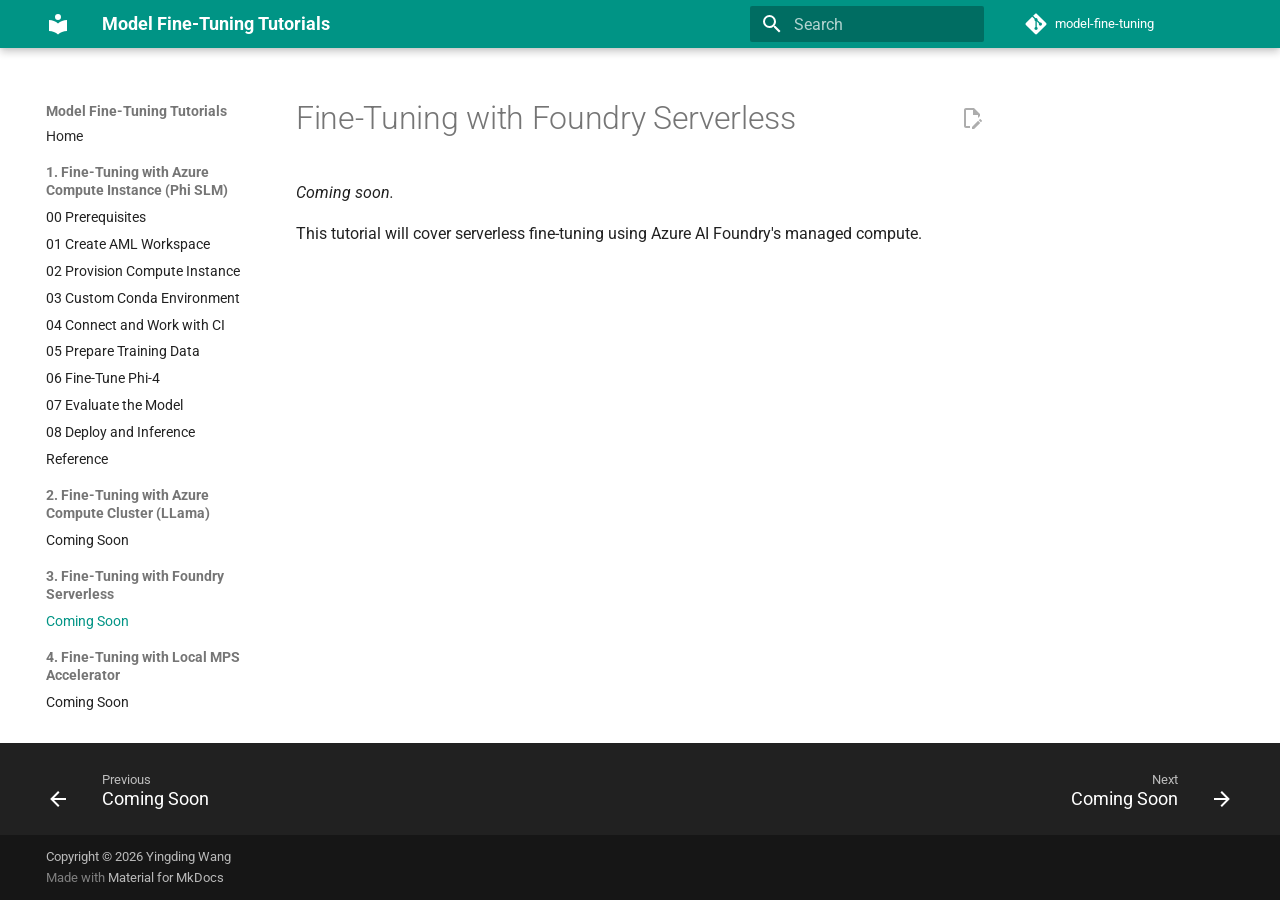
<file: 03-foundry-serverless/index.html>
<!doctype html>
<html lang="en" class="no-js">
  <head>
    
      <meta charset="utf-8">
      <meta name="viewport" content="width=device-width,initial-scale=1">
      
        <meta name="description" content="Step-by-step tutorial for fine-tuning Microsoft Phi-4 models on Azure Machine Learning GPU Compute Instances.">
      
      
        <meta name="author" content="Yingding Wang">
      
      
        <link rel="canonical" href="https://yingding.github.io/model-fine-tuning/03-foundry-serverless/">
      
      
        <link rel="prev" href="../02-compute-cluster/">
      
      
        <link rel="next" href="../04-local-mps/">
      
      
        
      
      
      <link rel="icon" href="../assets/images/favicon.png">
      <meta name="generator" content="mkdocs-1.6.1, mkdocs-material-9.7.6">
    
    
      
        <title>Coming Soon - Model Fine-Tuning Tutorials</title>
      
    
    
      <link rel="stylesheet" href="../assets/stylesheets/main.484c7ddc.min.css">
      
        
        <link rel="stylesheet" href="../assets/stylesheets/palette.ab4e12ef.min.css">
      
      


    
    
      
    
    
      
        
        
        <link rel="preconnect" href="https://fonts.gstatic.com" crossorigin>
        <link rel="stylesheet" href="https://fonts.googleapis.com/css?family=Roboto:300,300i,400,400i,700,700i%7CRoboto+Mono:400,400i,700,700i&display=fallback">
        <style>:root{--md-text-font:"Roboto";--md-code-font:"Roboto Mono"}</style>
      
    
    
      <link rel="stylesheet" href="../assets/stylesheets/extra.css">
    
    <script>__md_scope=new URL("..",location),__md_hash=e=>[...e].reduce(((e,_)=>(e<<5)-e+_.charCodeAt(0)),0),__md_get=(e,_=localStorage,t=__md_scope)=>JSON.parse(_.getItem(t.pathname+"."+e)),__md_set=(e,_,t=localStorage,a=__md_scope)=>{try{t.setItem(a.pathname+"."+e,JSON.stringify(_))}catch(e){}}</script>
    
      

    
    
  </head>
  
  
    
    
      
    
    
    
    
    <body dir="ltr" data-md-color-scheme="default" data-md-color-primary="teal" data-md-color-accent="amber">
  
    
    <input class="md-toggle" data-md-toggle="drawer" type="checkbox" id="__drawer" autocomplete="off">
    <input class="md-toggle" data-md-toggle="search" type="checkbox" id="__search" autocomplete="off">
    <label class="md-overlay" for="__drawer"></label>
    <div data-md-component="skip">
      
        
        <a href="#fine-tuning-with-foundry-serverless" class="md-skip">
          Skip to content
        </a>
      
    </div>
    <div data-md-component="announce">
      
    </div>
    
    
      

  

<header class="md-header md-header--shadow" data-md-component="header">
  <nav class="md-header__inner md-grid" aria-label="Header">
    <a href=".." title="Model Fine-Tuning Tutorials" class="md-header__button md-logo" aria-label="Model Fine-Tuning Tutorials" data-md-component="logo">
      
  
  <svg xmlns="http://www.w3.org/2000/svg" viewBox="0 0 24 24"><path d="M12 8a3 3 0 0 0 3-3 3 3 0 0 0-3-3 3 3 0 0 0-3 3 3 3 0 0 0 3 3m0 3.54C9.64 9.35 6.5 8 3 8v11c3.5 0 6.64 1.35 9 3.54 2.36-2.19 5.5-3.54 9-3.54V8c-3.5 0-6.64 1.35-9 3.54"/></svg>

    </a>
    <label class="md-header__button md-icon" for="__drawer">
      
      <svg xmlns="http://www.w3.org/2000/svg" viewBox="0 0 24 24"><path d="M3 6h18v2H3zm0 5h18v2H3zm0 5h18v2H3z"/></svg>
    </label>
    <div class="md-header__title" data-md-component="header-title">
      <div class="md-header__ellipsis">
        <div class="md-header__topic">
          <span class="md-ellipsis">
            Model Fine-Tuning Tutorials
          </span>
        </div>
        <div class="md-header__topic" data-md-component="header-topic">
          <span class="md-ellipsis">
            
              Coming Soon
            
          </span>
        </div>
      </div>
    </div>
    
      
        <form class="md-header__option" data-md-component="palette">
  
    
    
    
    <input class="md-option" data-md-color-media="" data-md-color-scheme="default" data-md-color-primary="teal" data-md-color-accent="amber"  aria-hidden="true"  type="radio" name="__palette" id="__palette_0">
    
  
</form>
      
    
    
      <script>var palette=__md_get("__palette");if(palette&&palette.color){if("(prefers-color-scheme)"===palette.color.media){var media=matchMedia("(prefers-color-scheme: light)"),input=document.querySelector(media.matches?"[data-md-color-media='(prefers-color-scheme: light)']":"[data-md-color-media='(prefers-color-scheme: dark)']");palette.color.media=input.getAttribute("data-md-color-media"),palette.color.scheme=input.getAttribute("data-md-color-scheme"),palette.color.primary=input.getAttribute("data-md-color-primary"),palette.color.accent=input.getAttribute("data-md-color-accent")}for(var[key,value]of Object.entries(palette.color))document.body.setAttribute("data-md-color-"+key,value)}</script>
    
    
    
      
      
        <label class="md-header__button md-icon" for="__search">
          
          <svg xmlns="http://www.w3.org/2000/svg" viewBox="0 0 24 24"><path d="M9.5 3A6.5 6.5 0 0 1 16 9.5c0 1.61-.59 3.09-1.56 4.23l.27.27h.79l5 5-1.5 1.5-5-5v-.79l-.27-.27A6.52 6.52 0 0 1 9.5 16 6.5 6.5 0 0 1 3 9.5 6.5 6.5 0 0 1 9.5 3m0 2C7 5 5 7 5 9.5S7 14 9.5 14 14 12 14 9.5 12 5 9.5 5"/></svg>
        </label>
        <div class="md-search" data-md-component="search" role="dialog">
  <label class="md-search__overlay" for="__search"></label>
  <div class="md-search__inner" role="search">
    <form class="md-search__form" name="search">
      <input type="text" class="md-search__input" name="query" aria-label="Search" placeholder="Search" autocapitalize="off" autocorrect="off" autocomplete="off" spellcheck="false" data-md-component="search-query" required>
      <label class="md-search__icon md-icon" for="__search">
        
        <svg xmlns="http://www.w3.org/2000/svg" viewBox="0 0 24 24"><path d="M9.5 3A6.5 6.5 0 0 1 16 9.5c0 1.61-.59 3.09-1.56 4.23l.27.27h.79l5 5-1.5 1.5-5-5v-.79l-.27-.27A6.52 6.52 0 0 1 9.5 16 6.5 6.5 0 0 1 3 9.5 6.5 6.5 0 0 1 9.5 3m0 2C7 5 5 7 5 9.5S7 14 9.5 14 14 12 14 9.5 12 5 9.5 5"/></svg>
        
        <svg xmlns="http://www.w3.org/2000/svg" viewBox="0 0 24 24"><path d="M20 11v2H8l5.5 5.5-1.42 1.42L4.16 12l7.92-7.92L13.5 5.5 8 11z"/></svg>
      </label>
      <nav class="md-search__options" aria-label="Search">
        
        <button type="reset" class="md-search__icon md-icon" title="Clear" aria-label="Clear" tabindex="-1">
          
          <svg xmlns="http://www.w3.org/2000/svg" viewBox="0 0 24 24"><path d="M19 6.41 17.59 5 12 10.59 6.41 5 5 6.41 10.59 12 5 17.59 6.41 19 12 13.41 17.59 19 19 17.59 13.41 12z"/></svg>
        </button>
      </nav>
      
    </form>
    <div class="md-search__output">
      <div class="md-search__scrollwrap" tabindex="0" data-md-scrollfix>
        <div class="md-search-result" data-md-component="search-result">
          <div class="md-search-result__meta">
            Initializing search
          </div>
          <ol class="md-search-result__list" role="presentation"></ol>
        </div>
      </div>
    </div>
  </div>
</div>
      
    
    
      <div class="md-header__source">
        <a href="https://github.com/yingding/model-fine-tuning" title="Go to repository" class="md-source" data-md-component="source">
  <div class="md-source__icon md-icon">
    
    <svg xmlns="http://www.w3.org/2000/svg" viewBox="0 0 448 512"><!--! Font Awesome Free 7.1.0 by @fontawesome - https://fontawesome.com License - https://fontawesome.com/license/free (Icons: CC BY 4.0, Fonts: SIL OFL 1.1, Code: MIT License) Copyright 2025 Fonticons, Inc.--><path d="M439.6 236.1 244 40.5c-5.4-5.5-12.8-8.5-20.4-8.5s-15 3-20.4 8.4L162.5 81l51.5 51.5c27.1-9.1 52.7 16.8 43.4 43.7l49.7 49.7c34.2-11.8 61.2 31 35.5 56.7-26.5 26.5-70.2-2.9-56-37.3L240.3 199v121.9c25.3 12.5 22.3 41.8 9.1 55-6.4 6.4-15.2 10.1-24.3 10.1s-17.8-3.6-24.3-10.1c-17.6-17.6-11.1-46.9 11.2-56v-123c-20.8-8.5-24.6-30.7-18.6-45L142.6 101 8.5 235.1C3 240.6 0 247.9 0 255.5s3 15 8.5 20.4l195.6 195.7c5.4 5.4 12.7 8.4 20.4 8.4s15-3 20.4-8.4l194.7-194.7c5.4-5.4 8.4-12.8 8.4-20.4s-3-15-8.4-20.4"/></svg>
  </div>
  <div class="md-source__repository">
    model-fine-tuning
  </div>
</a>
      </div>
    
  </nav>
  
</header>
    
    <div class="md-container" data-md-component="container">
      
      
        
          
        
      
      <main class="md-main" data-md-component="main">
        <div class="md-main__inner md-grid">
          
            
              
              <div class="md-sidebar md-sidebar--primary" data-md-component="sidebar" data-md-type="navigation" >
                <div class="md-sidebar__scrollwrap">
                  <div class="md-sidebar__inner">
                    



<nav class="md-nav md-nav--primary" aria-label="Navigation" data-md-level="0">
  <label class="md-nav__title" for="__drawer">
    <a href=".." title="Model Fine-Tuning Tutorials" class="md-nav__button md-logo" aria-label="Model Fine-Tuning Tutorials" data-md-component="logo">
      
  
  <svg xmlns="http://www.w3.org/2000/svg" viewBox="0 0 24 24"><path d="M12 8a3 3 0 0 0 3-3 3 3 0 0 0-3-3 3 3 0 0 0-3 3 3 3 0 0 0 3 3m0 3.54C9.64 9.35 6.5 8 3 8v11c3.5 0 6.64 1.35 9 3.54 2.36-2.19 5.5-3.54 9-3.54V8c-3.5 0-6.64 1.35-9 3.54"/></svg>

    </a>
    Model Fine-Tuning Tutorials
  </label>
  
    <div class="md-nav__source">
      <a href="https://github.com/yingding/model-fine-tuning" title="Go to repository" class="md-source" data-md-component="source">
  <div class="md-source__icon md-icon">
    
    <svg xmlns="http://www.w3.org/2000/svg" viewBox="0 0 448 512"><!--! Font Awesome Free 7.1.0 by @fontawesome - https://fontawesome.com License - https://fontawesome.com/license/free (Icons: CC BY 4.0, Fonts: SIL OFL 1.1, Code: MIT License) Copyright 2025 Fonticons, Inc.--><path d="M439.6 236.1 244 40.5c-5.4-5.5-12.8-8.5-20.4-8.5s-15 3-20.4 8.4L162.5 81l51.5 51.5c27.1-9.1 52.7 16.8 43.4 43.7l49.7 49.7c34.2-11.8 61.2 31 35.5 56.7-26.5 26.5-70.2-2.9-56-37.3L240.3 199v121.9c25.3 12.5 22.3 41.8 9.1 55-6.4 6.4-15.2 10.1-24.3 10.1s-17.8-3.6-24.3-10.1c-17.6-17.6-11.1-46.9 11.2-56v-123c-20.8-8.5-24.6-30.7-18.6-45L142.6 101 8.5 235.1C3 240.6 0 247.9 0 255.5s3 15 8.5 20.4l195.6 195.7c5.4 5.4 12.7 8.4 20.4 8.4s15-3 20.4-8.4l194.7-194.7c5.4-5.4 8.4-12.8 8.4-20.4s-3-15-8.4-20.4"/></svg>
  </div>
  <div class="md-source__repository">
    model-fine-tuning
  </div>
</a>
    </div>
  
  <ul class="md-nav__list" data-md-scrollfix>
    
      
      
  
  
  
  
    <li class="md-nav__item">
      <a href=".." class="md-nav__link">
        
  
  
  <span class="md-ellipsis">
    
  
    Home
  

    
  </span>
  
  

      </a>
    </li>
  

    
      
      
  
  
  
  
    
    
    
    
      
        
        
      
    
    
    <li class="md-nav__item md-nav__item--section md-nav__item--nested">
      
        
        
          
        
        <input class="md-nav__toggle md-toggle md-toggle--indeterminate" type="checkbox" id="__nav_2" >
        
          
          <label class="md-nav__link" for="__nav_2" id="__nav_2_label" tabindex="">
            
  
  
  <span class="md-ellipsis">
    
  
    1. Fine-Tuning with Azure Compute Instance (Phi SLM)
  

    
  </span>
  
  

            <span class="md-nav__icon md-icon"></span>
          </label>
        
        <nav class="md-nav" data-md-level="1" aria-labelledby="__nav_2_label" aria-expanded="false">
          <label class="md-nav__title" for="__nav_2">
            <span class="md-nav__icon md-icon"></span>
            
  
    1. Fine-Tuning with Azure Compute Instance (Phi SLM)
  

          </label>
          <ul class="md-nav__list" data-md-scrollfix>
            
              
                
  
  
  
  
    <li class="md-nav__item">
      <a href="../01-compute-instance/docs/00-prerequisites/" class="md-nav__link">
        
  
  
  <span class="md-ellipsis">
    
  
    00 Prerequisites
  

    
  </span>
  
  

      </a>
    </li>
  

              
            
              
                
  
  
  
  
    <li class="md-nav__item">
      <a href="../01-compute-instance/docs/01-create-aml-workspace/" class="md-nav__link">
        
  
  
  <span class="md-ellipsis">
    
  
    01 Create AML Workspace
  

    
  </span>
  
  

      </a>
    </li>
  

              
            
              
                
  
  
  
  
    <li class="md-nav__item">
      <a href="../01-compute-instance/docs/02-provision-compute-instance/" class="md-nav__link">
        
  
  
  <span class="md-ellipsis">
    
  
    02 Provision Compute Instance
  

    
  </span>
  
  

      </a>
    </li>
  

              
            
              
                
  
  
  
  
    <li class="md-nav__item">
      <a href="../01-compute-instance/docs/03-custom-conda-environment/" class="md-nav__link">
        
  
  
  <span class="md-ellipsis">
    
  
    03 Custom Conda Environment
  

    
  </span>
  
  

      </a>
    </li>
  

              
            
              
                
  
  
  
  
    <li class="md-nav__item">
      <a href="../01-compute-instance/docs/04-connect-and-work-with-ci/" class="md-nav__link">
        
  
  
  <span class="md-ellipsis">
    
  
    04 Connect and Work with CI
  

    
  </span>
  
  

      </a>
    </li>
  

              
            
              
                
  
  
  
  
    <li class="md-nav__item">
      <a href="../01-compute-instance/docs/05-prepare-training-data/" class="md-nav__link">
        
  
  
  <span class="md-ellipsis">
    
  
    05 Prepare Training Data
  

    
  </span>
  
  

      </a>
    </li>
  

              
            
              
                
  
  
  
  
    <li class="md-nav__item">
      <a href="../01-compute-instance/docs/06-fine-tune-phi4/" class="md-nav__link">
        
  
  
  <span class="md-ellipsis">
    
  
    06 Fine-Tune Phi-4
  

    
  </span>
  
  

      </a>
    </li>
  

              
            
              
                
  
  
  
  
    <li class="md-nav__item">
      <a href="../01-compute-instance/docs/07-evaluate-model/" class="md-nav__link">
        
  
  
  <span class="md-ellipsis">
    
  
    07 Evaluate the Model
  

    
  </span>
  
  

      </a>
    </li>
  

              
            
              
                
  
  
  
  
    <li class="md-nav__item">
      <a href="../01-compute-instance/docs/08-deploy-and-inference/" class="md-nav__link">
        
  
  
  <span class="md-ellipsis">
    
  
    08 Deploy and Inference
  

    
  </span>
  
  

      </a>
    </li>
  

              
            
              
                
  
  
  
  
    <li class="md-nav__item">
      <a href="../01-compute-instance/docs/reference/" class="md-nav__link">
        
  
  
  <span class="md-ellipsis">
    
  
    Reference
  

    
  </span>
  
  

      </a>
    </li>
  

              
            
          </ul>
        </nav>
      
    </li>
  

    
      
      
  
  
  
  
    
    
    
    
      
        
        
      
    
    
    <li class="md-nav__item md-nav__item--section md-nav__item--nested">
      
        
        
          
        
        <input class="md-nav__toggle md-toggle md-toggle--indeterminate" type="checkbox" id="__nav_3" >
        
          
          <label class="md-nav__link" for="__nav_3" id="__nav_3_label" tabindex="">
            
  
  
  <span class="md-ellipsis">
    
  
    2. Fine-Tuning with Azure Compute Cluster (LLama)
  

    
  </span>
  
  

            <span class="md-nav__icon md-icon"></span>
          </label>
        
        <nav class="md-nav" data-md-level="1" aria-labelledby="__nav_3_label" aria-expanded="false">
          <label class="md-nav__title" for="__nav_3">
            <span class="md-nav__icon md-icon"></span>
            
  
    2. Fine-Tuning with Azure Compute Cluster (LLama)
  

          </label>
          <ul class="md-nav__list" data-md-scrollfix>
            
              
                
  
  
  
  
    <li class="md-nav__item">
      <a href="../02-compute-cluster/" class="md-nav__link">
        
  
  
  <span class="md-ellipsis">
    
  
    Coming Soon
  

    
  </span>
  
  

      </a>
    </li>
  

              
            
          </ul>
        </nav>
      
    </li>
  

    
      
      
  
  
    
  
  
  
    
    
    
    
      
        
        
      
    
    
    <li class="md-nav__item md-nav__item--active md-nav__item--section md-nav__item--nested">
      
        
        
        <input class="md-nav__toggle md-toggle " type="checkbox" id="__nav_4" checked>
        
          
          <label class="md-nav__link" for="__nav_4" id="__nav_4_label" tabindex="">
            
  
  
  <span class="md-ellipsis">
    
  
    3. Fine-Tuning with Foundry Serverless
  

    
  </span>
  
  

            <span class="md-nav__icon md-icon"></span>
          </label>
        
        <nav class="md-nav" data-md-level="1" aria-labelledby="__nav_4_label" aria-expanded="true">
          <label class="md-nav__title" for="__nav_4">
            <span class="md-nav__icon md-icon"></span>
            
  
    3. Fine-Tuning with Foundry Serverless
  

          </label>
          <ul class="md-nav__list" data-md-scrollfix>
            
              
                
  
  
    
  
  
  
    <li class="md-nav__item md-nav__item--active">
      
      <input class="md-nav__toggle md-toggle" type="checkbox" id="__toc">
      
      
        
      
      
      <a href="./" class="md-nav__link md-nav__link--active">
        
  
  
  <span class="md-ellipsis">
    
  
    Coming Soon
  

    
  </span>
  
  

      </a>
      
    </li>
  

              
            
          </ul>
        </nav>
      
    </li>
  

    
      
      
  
  
  
  
    
    
    
    
      
        
        
      
    
    
    <li class="md-nav__item md-nav__item--section md-nav__item--nested">
      
        
        
          
        
        <input class="md-nav__toggle md-toggle md-toggle--indeterminate" type="checkbox" id="__nav_5" >
        
          
          <label class="md-nav__link" for="__nav_5" id="__nav_5_label" tabindex="">
            
  
  
  <span class="md-ellipsis">
    
  
    4. Fine-Tuning with Local MPS Accelerator
  

    
  </span>
  
  

            <span class="md-nav__icon md-icon"></span>
          </label>
        
        <nav class="md-nav" data-md-level="1" aria-labelledby="__nav_5_label" aria-expanded="false">
          <label class="md-nav__title" for="__nav_5">
            <span class="md-nav__icon md-icon"></span>
            
  
    4. Fine-Tuning with Local MPS Accelerator
  

          </label>
          <ul class="md-nav__list" data-md-scrollfix>
            
              
                
  
  
  
  
    <li class="md-nav__item">
      <a href="../04-local-mps/" class="md-nav__link">
        
  
  
  <span class="md-ellipsis">
    
  
    Coming Soon
  

    
  </span>
  
  

      </a>
    </li>
  

              
            
          </ul>
        </nav>
      
    </li>
  

    
  </ul>
</nav>
                  </div>
                </div>
              </div>
            
            
              
              <div class="md-sidebar md-sidebar--secondary" data-md-component="sidebar" data-md-type="toc" >
                <div class="md-sidebar__scrollwrap">
                  <div class="md-sidebar__inner">
                    

<nav class="md-nav md-nav--secondary" aria-label="Table of contents">
  
  
  
    
  
  
</nav>
                  </div>
                </div>
              </div>
            
          
          
            <div class="md-content" data-md-component="content">
              
              <article class="md-content__inner md-typeset">
                
                  


  
    <a href="https://github.com/yingding/model-fine-tuning/edit/main/03-foundry-serverless/index.md" title="Edit this page" class="md-content__button md-icon" rel="edit">
      
      <svg xmlns="http://www.w3.org/2000/svg" viewBox="0 0 24 24"><path d="M10 20H6V4h7v5h5v3.1l2-2V8l-6-6H6c-1.1 0-2 .9-2 2v16c0 1.1.9 2 2 2h4zm10.2-7c.1 0 .3.1.4.2l1.3 1.3c.2.2.2.6 0 .8l-1 1-2.1-2.1 1-1c.1-.1.2-.2.4-.2m0 3.9L14.1 23H12v-2.1l6.1-6.1z"/></svg>
    </a>
  
  


<h1 id="fine-tuning-with-foundry-serverless">Fine-Tuning with Foundry Serverless</h1>
<p><em>Coming soon.</em></p>
<p>This tutorial will cover serverless fine-tuning using Azure AI Foundry's
managed compute.</p>












                
              </article>
            </div>
          
          
<script>var target=document.getElementById(location.hash.slice(1));target&&target.name&&(target.checked=target.name.startsWith("__tabbed_"))</script>
        </div>
        
      </main>
      
        <footer class="md-footer">
  
    
      
      <nav class="md-footer__inner md-grid" aria-label="Footer" >
        
          
          <a href="../02-compute-cluster/" class="md-footer__link md-footer__link--prev" aria-label="Previous: Coming Soon">
            <div class="md-footer__button md-icon">
              
              <svg xmlns="http://www.w3.org/2000/svg" viewBox="0 0 24 24"><path d="M20 11v2H8l5.5 5.5-1.42 1.42L4.16 12l7.92-7.92L13.5 5.5 8 11z"/></svg>
            </div>
            <div class="md-footer__title">
              <span class="md-footer__direction">
                Previous
              </span>
              <div class="md-ellipsis">
                Coming Soon
              </div>
            </div>
          </a>
        
        
          
          <a href="../04-local-mps/" class="md-footer__link md-footer__link--next" aria-label="Next: Coming Soon">
            <div class="md-footer__title">
              <span class="md-footer__direction">
                Next
              </span>
              <div class="md-ellipsis">
                Coming Soon
              </div>
            </div>
            <div class="md-footer__button md-icon">
              
              <svg xmlns="http://www.w3.org/2000/svg" viewBox="0 0 24 24"><path d="M4 11v2h12l-5.5 5.5 1.42 1.42L19.84 12l-7.92-7.92L10.5 5.5 16 11z"/></svg>
            </div>
          </a>
        
      </nav>
    
  
  <div class="md-footer-meta md-typeset">
    <div class="md-footer-meta__inner md-grid">
      <div class="md-copyright">
  
    <div class="md-copyright__highlight">
      Copyright &copy; 2026 Yingding Wang
    </div>
  
  
    Made with
    <a href="https://squidfunk.github.io/mkdocs-material/" target="_blank" rel="noopener">
      Material for MkDocs
    </a>
  
</div>
      
    </div>
  </div>
</footer>
      
    </div>
    <div class="md-dialog" data-md-component="dialog">
      <div class="md-dialog__inner md-typeset"></div>
    </div>
    
    
    
      
      
      <script id="__config" type="application/json">{"annotate": null, "base": "..", "features": ["navigation.sections", "navigation.expand", "navigation.footer", "content.code.copy", "content.action.edit"], "search": "../assets/javascripts/workers/search.2c215733.min.js", "tags": null, "translations": {"clipboard.copied": "Copied to clipboard", "clipboard.copy": "Copy to clipboard", "search.result.more.one": "1 more on this page", "search.result.more.other": "# more on this page", "search.result.none": "No matching documents", "search.result.one": "1 matching document", "search.result.other": "# matching documents", "search.result.placeholder": "Type to start searching", "search.result.term.missing": "Missing", "select.version": "Select version"}, "version": null}</script>
    
    
      <script src="../assets/javascripts/bundle.79ae519e.min.js"></script>
      
        <script src="../assets/javascripts/external-links.js"></script>
      
    
  </body>
</html>
</file>
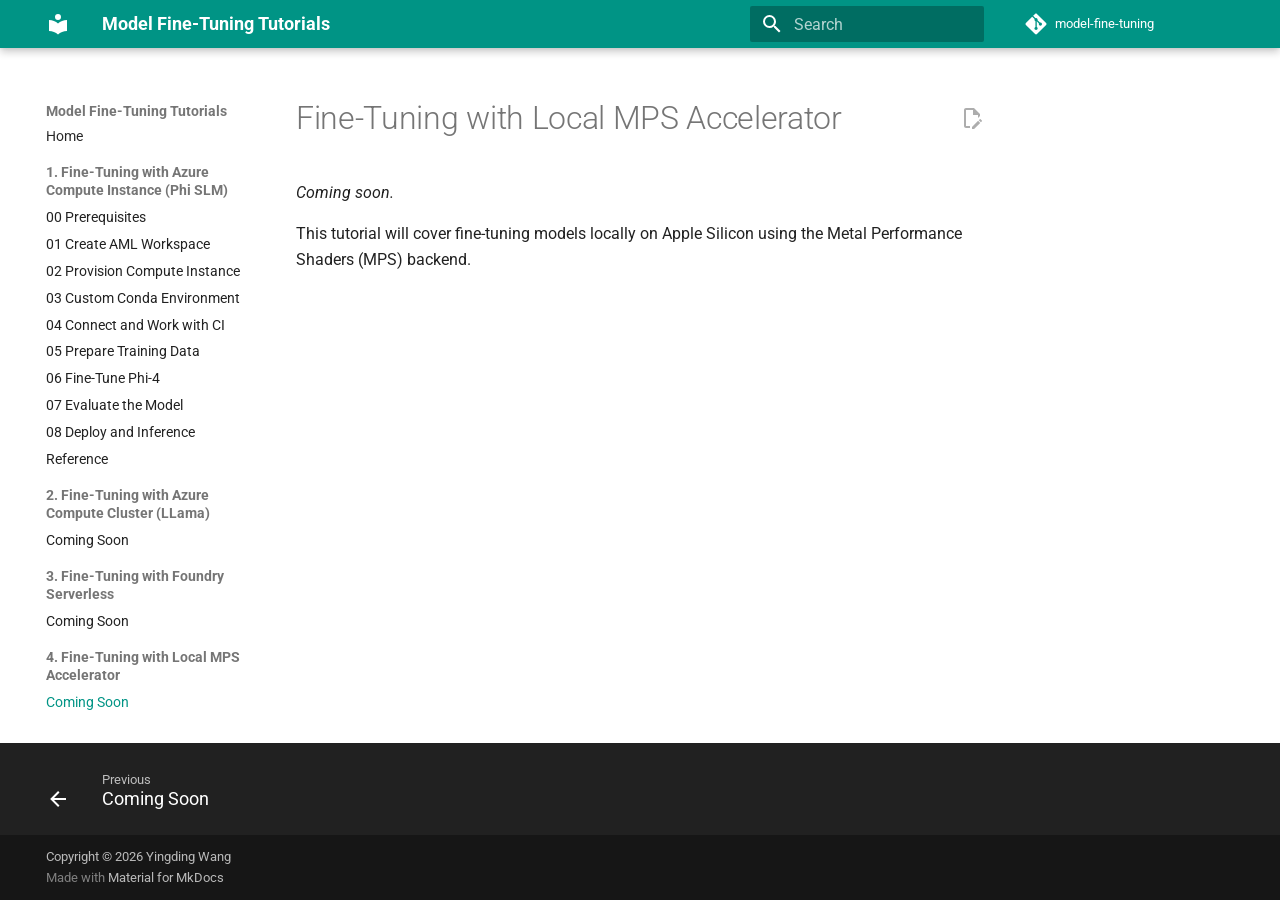
<file: 04-local-mps/index.html>
<!doctype html>
<html lang="en" class="no-js">
  <head>
    
      <meta charset="utf-8">
      <meta name="viewport" content="width=device-width,initial-scale=1">
      
        <meta name="description" content="Step-by-step tutorial for fine-tuning Microsoft Phi-4 models on Azure Machine Learning GPU Compute Instances.">
      
      
        <meta name="author" content="Yingding Wang">
      
      
        <link rel="canonical" href="https://yingding.github.io/model-fine-tuning/04-local-mps/">
      
      
        <link rel="prev" href="../03-foundry-serverless/">
      
      
      
        
      
      
      <link rel="icon" href="../assets/images/favicon.png">
      <meta name="generator" content="mkdocs-1.6.1, mkdocs-material-9.7.6">
    
    
      
        <title>Coming Soon - Model Fine-Tuning Tutorials</title>
      
    
    
      <link rel="stylesheet" href="../assets/stylesheets/main.484c7ddc.min.css">
      
        
        <link rel="stylesheet" href="../assets/stylesheets/palette.ab4e12ef.min.css">
      
      


    
    
      
    
    
      
        
        
        <link rel="preconnect" href="https://fonts.gstatic.com" crossorigin>
        <link rel="stylesheet" href="https://fonts.googleapis.com/css?family=Roboto:300,300i,400,400i,700,700i%7CRoboto+Mono:400,400i,700,700i&display=fallback">
        <style>:root{--md-text-font:"Roboto";--md-code-font:"Roboto Mono"}</style>
      
    
    
      <link rel="stylesheet" href="../assets/stylesheets/extra.css">
    
    <script>__md_scope=new URL("..",location),__md_hash=e=>[...e].reduce(((e,_)=>(e<<5)-e+_.charCodeAt(0)),0),__md_get=(e,_=localStorage,t=__md_scope)=>JSON.parse(_.getItem(t.pathname+"."+e)),__md_set=(e,_,t=localStorage,a=__md_scope)=>{try{t.setItem(a.pathname+"."+e,JSON.stringify(_))}catch(e){}}</script>
    
      

    
    
  </head>
  
  
    
    
      
    
    
    
    
    <body dir="ltr" data-md-color-scheme="default" data-md-color-primary="teal" data-md-color-accent="amber">
  
    
    <input class="md-toggle" data-md-toggle="drawer" type="checkbox" id="__drawer" autocomplete="off">
    <input class="md-toggle" data-md-toggle="search" type="checkbox" id="__search" autocomplete="off">
    <label class="md-overlay" for="__drawer"></label>
    <div data-md-component="skip">
      
        
        <a href="#fine-tuning-with-local-mps-accelerator" class="md-skip">
          Skip to content
        </a>
      
    </div>
    <div data-md-component="announce">
      
    </div>
    
    
      

  

<header class="md-header md-header--shadow" data-md-component="header">
  <nav class="md-header__inner md-grid" aria-label="Header">
    <a href=".." title="Model Fine-Tuning Tutorials" class="md-header__button md-logo" aria-label="Model Fine-Tuning Tutorials" data-md-component="logo">
      
  
  <svg xmlns="http://www.w3.org/2000/svg" viewBox="0 0 24 24"><path d="M12 8a3 3 0 0 0 3-3 3 3 0 0 0-3-3 3 3 0 0 0-3 3 3 3 0 0 0 3 3m0 3.54C9.64 9.35 6.5 8 3 8v11c3.5 0 6.64 1.35 9 3.54 2.36-2.19 5.5-3.54 9-3.54V8c-3.5 0-6.64 1.35-9 3.54"/></svg>

    </a>
    <label class="md-header__button md-icon" for="__drawer">
      
      <svg xmlns="http://www.w3.org/2000/svg" viewBox="0 0 24 24"><path d="M3 6h18v2H3zm0 5h18v2H3zm0 5h18v2H3z"/></svg>
    </label>
    <div class="md-header__title" data-md-component="header-title">
      <div class="md-header__ellipsis">
        <div class="md-header__topic">
          <span class="md-ellipsis">
            Model Fine-Tuning Tutorials
          </span>
        </div>
        <div class="md-header__topic" data-md-component="header-topic">
          <span class="md-ellipsis">
            
              Coming Soon
            
          </span>
        </div>
      </div>
    </div>
    
      
        <form class="md-header__option" data-md-component="palette">
  
    
    
    
    <input class="md-option" data-md-color-media="" data-md-color-scheme="default" data-md-color-primary="teal" data-md-color-accent="amber"  aria-hidden="true"  type="radio" name="__palette" id="__palette_0">
    
  
</form>
      
    
    
      <script>var palette=__md_get("__palette");if(palette&&palette.color){if("(prefers-color-scheme)"===palette.color.media){var media=matchMedia("(prefers-color-scheme: light)"),input=document.querySelector(media.matches?"[data-md-color-media='(prefers-color-scheme: light)']":"[data-md-color-media='(prefers-color-scheme: dark)']");palette.color.media=input.getAttribute("data-md-color-media"),palette.color.scheme=input.getAttribute("data-md-color-scheme"),palette.color.primary=input.getAttribute("data-md-color-primary"),palette.color.accent=input.getAttribute("data-md-color-accent")}for(var[key,value]of Object.entries(palette.color))document.body.setAttribute("data-md-color-"+key,value)}</script>
    
    
    
      
      
        <label class="md-header__button md-icon" for="__search">
          
          <svg xmlns="http://www.w3.org/2000/svg" viewBox="0 0 24 24"><path d="M9.5 3A6.5 6.5 0 0 1 16 9.5c0 1.61-.59 3.09-1.56 4.23l.27.27h.79l5 5-1.5 1.5-5-5v-.79l-.27-.27A6.52 6.52 0 0 1 9.5 16 6.5 6.5 0 0 1 3 9.5 6.5 6.5 0 0 1 9.5 3m0 2C7 5 5 7 5 9.5S7 14 9.5 14 14 12 14 9.5 12 5 9.5 5"/></svg>
        </label>
        <div class="md-search" data-md-component="search" role="dialog">
  <label class="md-search__overlay" for="__search"></label>
  <div class="md-search__inner" role="search">
    <form class="md-search__form" name="search">
      <input type="text" class="md-search__input" name="query" aria-label="Search" placeholder="Search" autocapitalize="off" autocorrect="off" autocomplete="off" spellcheck="false" data-md-component="search-query" required>
      <label class="md-search__icon md-icon" for="__search">
        
        <svg xmlns="http://www.w3.org/2000/svg" viewBox="0 0 24 24"><path d="M9.5 3A6.5 6.5 0 0 1 16 9.5c0 1.61-.59 3.09-1.56 4.23l.27.27h.79l5 5-1.5 1.5-5-5v-.79l-.27-.27A6.52 6.52 0 0 1 9.5 16 6.5 6.5 0 0 1 3 9.5 6.5 6.5 0 0 1 9.5 3m0 2C7 5 5 7 5 9.5S7 14 9.5 14 14 12 14 9.5 12 5 9.5 5"/></svg>
        
        <svg xmlns="http://www.w3.org/2000/svg" viewBox="0 0 24 24"><path d="M20 11v2H8l5.5 5.5-1.42 1.42L4.16 12l7.92-7.92L13.5 5.5 8 11z"/></svg>
      </label>
      <nav class="md-search__options" aria-label="Search">
        
        <button type="reset" class="md-search__icon md-icon" title="Clear" aria-label="Clear" tabindex="-1">
          
          <svg xmlns="http://www.w3.org/2000/svg" viewBox="0 0 24 24"><path d="M19 6.41 17.59 5 12 10.59 6.41 5 5 6.41 10.59 12 5 17.59 6.41 19 12 13.41 17.59 19 19 17.59 13.41 12z"/></svg>
        </button>
      </nav>
      
    </form>
    <div class="md-search__output">
      <div class="md-search__scrollwrap" tabindex="0" data-md-scrollfix>
        <div class="md-search-result" data-md-component="search-result">
          <div class="md-search-result__meta">
            Initializing search
          </div>
          <ol class="md-search-result__list" role="presentation"></ol>
        </div>
      </div>
    </div>
  </div>
</div>
      
    
    
      <div class="md-header__source">
        <a href="https://github.com/yingding/model-fine-tuning" title="Go to repository" class="md-source" data-md-component="source">
  <div class="md-source__icon md-icon">
    
    <svg xmlns="http://www.w3.org/2000/svg" viewBox="0 0 448 512"><!--! Font Awesome Free 7.1.0 by @fontawesome - https://fontawesome.com License - https://fontawesome.com/license/free (Icons: CC BY 4.0, Fonts: SIL OFL 1.1, Code: MIT License) Copyright 2025 Fonticons, Inc.--><path d="M439.6 236.1 244 40.5c-5.4-5.5-12.8-8.5-20.4-8.5s-15 3-20.4 8.4L162.5 81l51.5 51.5c27.1-9.1 52.7 16.8 43.4 43.7l49.7 49.7c34.2-11.8 61.2 31 35.5 56.7-26.5 26.5-70.2-2.9-56-37.3L240.3 199v121.9c25.3 12.5 22.3 41.8 9.1 55-6.4 6.4-15.2 10.1-24.3 10.1s-17.8-3.6-24.3-10.1c-17.6-17.6-11.1-46.9 11.2-56v-123c-20.8-8.5-24.6-30.7-18.6-45L142.6 101 8.5 235.1C3 240.6 0 247.9 0 255.5s3 15 8.5 20.4l195.6 195.7c5.4 5.4 12.7 8.4 20.4 8.4s15-3 20.4-8.4l194.7-194.7c5.4-5.4 8.4-12.8 8.4-20.4s-3-15-8.4-20.4"/></svg>
  </div>
  <div class="md-source__repository">
    model-fine-tuning
  </div>
</a>
      </div>
    
  </nav>
  
</header>
    
    <div class="md-container" data-md-component="container">
      
      
        
          
        
      
      <main class="md-main" data-md-component="main">
        <div class="md-main__inner md-grid">
          
            
              
              <div class="md-sidebar md-sidebar--primary" data-md-component="sidebar" data-md-type="navigation" >
                <div class="md-sidebar__scrollwrap">
                  <div class="md-sidebar__inner">
                    



<nav class="md-nav md-nav--primary" aria-label="Navigation" data-md-level="0">
  <label class="md-nav__title" for="__drawer">
    <a href=".." title="Model Fine-Tuning Tutorials" class="md-nav__button md-logo" aria-label="Model Fine-Tuning Tutorials" data-md-component="logo">
      
  
  <svg xmlns="http://www.w3.org/2000/svg" viewBox="0 0 24 24"><path d="M12 8a3 3 0 0 0 3-3 3 3 0 0 0-3-3 3 3 0 0 0-3 3 3 3 0 0 0 3 3m0 3.54C9.64 9.35 6.5 8 3 8v11c3.5 0 6.64 1.35 9 3.54 2.36-2.19 5.5-3.54 9-3.54V8c-3.5 0-6.64 1.35-9 3.54"/></svg>

    </a>
    Model Fine-Tuning Tutorials
  </label>
  
    <div class="md-nav__source">
      <a href="https://github.com/yingding/model-fine-tuning" title="Go to repository" class="md-source" data-md-component="source">
  <div class="md-source__icon md-icon">
    
    <svg xmlns="http://www.w3.org/2000/svg" viewBox="0 0 448 512"><!--! Font Awesome Free 7.1.0 by @fontawesome - https://fontawesome.com License - https://fontawesome.com/license/free (Icons: CC BY 4.0, Fonts: SIL OFL 1.1, Code: MIT License) Copyright 2025 Fonticons, Inc.--><path d="M439.6 236.1 244 40.5c-5.4-5.5-12.8-8.5-20.4-8.5s-15 3-20.4 8.4L162.5 81l51.5 51.5c27.1-9.1 52.7 16.8 43.4 43.7l49.7 49.7c34.2-11.8 61.2 31 35.5 56.7-26.5 26.5-70.2-2.9-56-37.3L240.3 199v121.9c25.3 12.5 22.3 41.8 9.1 55-6.4 6.4-15.2 10.1-24.3 10.1s-17.8-3.6-24.3-10.1c-17.6-17.6-11.1-46.9 11.2-56v-123c-20.8-8.5-24.6-30.7-18.6-45L142.6 101 8.5 235.1C3 240.6 0 247.9 0 255.5s3 15 8.5 20.4l195.6 195.7c5.4 5.4 12.7 8.4 20.4 8.4s15-3 20.4-8.4l194.7-194.7c5.4-5.4 8.4-12.8 8.4-20.4s-3-15-8.4-20.4"/></svg>
  </div>
  <div class="md-source__repository">
    model-fine-tuning
  </div>
</a>
    </div>
  
  <ul class="md-nav__list" data-md-scrollfix>
    
      
      
  
  
  
  
    <li class="md-nav__item">
      <a href=".." class="md-nav__link">
        
  
  
  <span class="md-ellipsis">
    
  
    Home
  

    
  </span>
  
  

      </a>
    </li>
  

    
      
      
  
  
  
  
    
    
    
    
      
        
        
      
    
    
    <li class="md-nav__item md-nav__item--section md-nav__item--nested">
      
        
        
          
        
        <input class="md-nav__toggle md-toggle md-toggle--indeterminate" type="checkbox" id="__nav_2" >
        
          
          <label class="md-nav__link" for="__nav_2" id="__nav_2_label" tabindex="">
            
  
  
  <span class="md-ellipsis">
    
  
    1. Fine-Tuning with Azure Compute Instance (Phi SLM)
  

    
  </span>
  
  

            <span class="md-nav__icon md-icon"></span>
          </label>
        
        <nav class="md-nav" data-md-level="1" aria-labelledby="__nav_2_label" aria-expanded="false">
          <label class="md-nav__title" for="__nav_2">
            <span class="md-nav__icon md-icon"></span>
            
  
    1. Fine-Tuning with Azure Compute Instance (Phi SLM)
  

          </label>
          <ul class="md-nav__list" data-md-scrollfix>
            
              
                
  
  
  
  
    <li class="md-nav__item">
      <a href="../01-compute-instance/docs/00-prerequisites/" class="md-nav__link">
        
  
  
  <span class="md-ellipsis">
    
  
    00 Prerequisites
  

    
  </span>
  
  

      </a>
    </li>
  

              
            
              
                
  
  
  
  
    <li class="md-nav__item">
      <a href="../01-compute-instance/docs/01-create-aml-workspace/" class="md-nav__link">
        
  
  
  <span class="md-ellipsis">
    
  
    01 Create AML Workspace
  

    
  </span>
  
  

      </a>
    </li>
  

              
            
              
                
  
  
  
  
    <li class="md-nav__item">
      <a href="../01-compute-instance/docs/02-provision-compute-instance/" class="md-nav__link">
        
  
  
  <span class="md-ellipsis">
    
  
    02 Provision Compute Instance
  

    
  </span>
  
  

      </a>
    </li>
  

              
            
              
                
  
  
  
  
    <li class="md-nav__item">
      <a href="../01-compute-instance/docs/03-custom-conda-environment/" class="md-nav__link">
        
  
  
  <span class="md-ellipsis">
    
  
    03 Custom Conda Environment
  

    
  </span>
  
  

      </a>
    </li>
  

              
            
              
                
  
  
  
  
    <li class="md-nav__item">
      <a href="../01-compute-instance/docs/04-connect-and-work-with-ci/" class="md-nav__link">
        
  
  
  <span class="md-ellipsis">
    
  
    04 Connect and Work with CI
  

    
  </span>
  
  

      </a>
    </li>
  

              
            
              
                
  
  
  
  
    <li class="md-nav__item">
      <a href="../01-compute-instance/docs/05-prepare-training-data/" class="md-nav__link">
        
  
  
  <span class="md-ellipsis">
    
  
    05 Prepare Training Data
  

    
  </span>
  
  

      </a>
    </li>
  

              
            
              
                
  
  
  
  
    <li class="md-nav__item">
      <a href="../01-compute-instance/docs/06-fine-tune-phi4/" class="md-nav__link">
        
  
  
  <span class="md-ellipsis">
    
  
    06 Fine-Tune Phi-4
  

    
  </span>
  
  

      </a>
    </li>
  

              
            
              
                
  
  
  
  
    <li class="md-nav__item">
      <a href="../01-compute-instance/docs/07-evaluate-model/" class="md-nav__link">
        
  
  
  <span class="md-ellipsis">
    
  
    07 Evaluate the Model
  

    
  </span>
  
  

      </a>
    </li>
  

              
            
              
                
  
  
  
  
    <li class="md-nav__item">
      <a href="../01-compute-instance/docs/08-deploy-and-inference/" class="md-nav__link">
        
  
  
  <span class="md-ellipsis">
    
  
    08 Deploy and Inference
  

    
  </span>
  
  

      </a>
    </li>
  

              
            
              
                
  
  
  
  
    <li class="md-nav__item">
      <a href="../01-compute-instance/docs/reference/" class="md-nav__link">
        
  
  
  <span class="md-ellipsis">
    
  
    Reference
  

    
  </span>
  
  

      </a>
    </li>
  

              
            
          </ul>
        </nav>
      
    </li>
  

    
      
      
  
  
  
  
    
    
    
    
      
        
        
      
    
    
    <li class="md-nav__item md-nav__item--section md-nav__item--nested">
      
        
        
          
        
        <input class="md-nav__toggle md-toggle md-toggle--indeterminate" type="checkbox" id="__nav_3" >
        
          
          <label class="md-nav__link" for="__nav_3" id="__nav_3_label" tabindex="">
            
  
  
  <span class="md-ellipsis">
    
  
    2. Fine-Tuning with Azure Compute Cluster (LLama)
  

    
  </span>
  
  

            <span class="md-nav__icon md-icon"></span>
          </label>
        
        <nav class="md-nav" data-md-level="1" aria-labelledby="__nav_3_label" aria-expanded="false">
          <label class="md-nav__title" for="__nav_3">
            <span class="md-nav__icon md-icon"></span>
            
  
    2. Fine-Tuning with Azure Compute Cluster (LLama)
  

          </label>
          <ul class="md-nav__list" data-md-scrollfix>
            
              
                
  
  
  
  
    <li class="md-nav__item">
      <a href="../02-compute-cluster/" class="md-nav__link">
        
  
  
  <span class="md-ellipsis">
    
  
    Coming Soon
  

    
  </span>
  
  

      </a>
    </li>
  

              
            
          </ul>
        </nav>
      
    </li>
  

    
      
      
  
  
  
  
    
    
    
    
      
        
        
      
    
    
    <li class="md-nav__item md-nav__item--section md-nav__item--nested">
      
        
        
          
        
        <input class="md-nav__toggle md-toggle md-toggle--indeterminate" type="checkbox" id="__nav_4" >
        
          
          <label class="md-nav__link" for="__nav_4" id="__nav_4_label" tabindex="">
            
  
  
  <span class="md-ellipsis">
    
  
    3. Fine-Tuning with Foundry Serverless
  

    
  </span>
  
  

            <span class="md-nav__icon md-icon"></span>
          </label>
        
        <nav class="md-nav" data-md-level="1" aria-labelledby="__nav_4_label" aria-expanded="false">
          <label class="md-nav__title" for="__nav_4">
            <span class="md-nav__icon md-icon"></span>
            
  
    3. Fine-Tuning with Foundry Serverless
  

          </label>
          <ul class="md-nav__list" data-md-scrollfix>
            
              
                
  
  
  
  
    <li class="md-nav__item">
      <a href="../03-foundry-serverless/" class="md-nav__link">
        
  
  
  <span class="md-ellipsis">
    
  
    Coming Soon
  

    
  </span>
  
  

      </a>
    </li>
  

              
            
          </ul>
        </nav>
      
    </li>
  

    
      
      
  
  
    
  
  
  
    
    
    
    
      
        
        
      
    
    
    <li class="md-nav__item md-nav__item--active md-nav__item--section md-nav__item--nested">
      
        
        
        <input class="md-nav__toggle md-toggle " type="checkbox" id="__nav_5" checked>
        
          
          <label class="md-nav__link" for="__nav_5" id="__nav_5_label" tabindex="">
            
  
  
  <span class="md-ellipsis">
    
  
    4. Fine-Tuning with Local MPS Accelerator
  

    
  </span>
  
  

            <span class="md-nav__icon md-icon"></span>
          </label>
        
        <nav class="md-nav" data-md-level="1" aria-labelledby="__nav_5_label" aria-expanded="true">
          <label class="md-nav__title" for="__nav_5">
            <span class="md-nav__icon md-icon"></span>
            
  
    4. Fine-Tuning with Local MPS Accelerator
  

          </label>
          <ul class="md-nav__list" data-md-scrollfix>
            
              
                
  
  
    
  
  
  
    <li class="md-nav__item md-nav__item--active">
      
      <input class="md-nav__toggle md-toggle" type="checkbox" id="__toc">
      
      
        
      
      
      <a href="./" class="md-nav__link md-nav__link--active">
        
  
  
  <span class="md-ellipsis">
    
  
    Coming Soon
  

    
  </span>
  
  

      </a>
      
    </li>
  

              
            
          </ul>
        </nav>
      
    </li>
  

    
  </ul>
</nav>
                  </div>
                </div>
              </div>
            
            
              
              <div class="md-sidebar md-sidebar--secondary" data-md-component="sidebar" data-md-type="toc" >
                <div class="md-sidebar__scrollwrap">
                  <div class="md-sidebar__inner">
                    

<nav class="md-nav md-nav--secondary" aria-label="Table of contents">
  
  
  
    
  
  
</nav>
                  </div>
                </div>
              </div>
            
          
          
            <div class="md-content" data-md-component="content">
              
              <article class="md-content__inner md-typeset">
                
                  


  
    <a href="https://github.com/yingding/model-fine-tuning/edit/main/04-local-mps/index.md" title="Edit this page" class="md-content__button md-icon" rel="edit">
      
      <svg xmlns="http://www.w3.org/2000/svg" viewBox="0 0 24 24"><path d="M10 20H6V4h7v5h5v3.1l2-2V8l-6-6H6c-1.1 0-2 .9-2 2v16c0 1.1.9 2 2 2h4zm10.2-7c.1 0 .3.1.4.2l1.3 1.3c.2.2.2.6 0 .8l-1 1-2.1-2.1 1-1c.1-.1.2-.2.4-.2m0 3.9L14.1 23H12v-2.1l6.1-6.1z"/></svg>
    </a>
  
  


<h1 id="fine-tuning-with-local-mps-accelerator">Fine-Tuning with Local MPS Accelerator</h1>
<p><em>Coming soon.</em></p>
<p>This tutorial will cover fine-tuning models locally on Apple Silicon using the
Metal Performance Shaders (MPS) backend.</p>












                
              </article>
            </div>
          
          
<script>var target=document.getElementById(location.hash.slice(1));target&&target.name&&(target.checked=target.name.startsWith("__tabbed_"))</script>
        </div>
        
      </main>
      
        <footer class="md-footer">
  
    
      
      <nav class="md-footer__inner md-grid" aria-label="Footer" >
        
          
          <a href="../03-foundry-serverless/" class="md-footer__link md-footer__link--prev" aria-label="Previous: Coming Soon">
            <div class="md-footer__button md-icon">
              
              <svg xmlns="http://www.w3.org/2000/svg" viewBox="0 0 24 24"><path d="M20 11v2H8l5.5 5.5-1.42 1.42L4.16 12l7.92-7.92L13.5 5.5 8 11z"/></svg>
            </div>
            <div class="md-footer__title">
              <span class="md-footer__direction">
                Previous
              </span>
              <div class="md-ellipsis">
                Coming Soon
              </div>
            </div>
          </a>
        
        
      </nav>
    
  
  <div class="md-footer-meta md-typeset">
    <div class="md-footer-meta__inner md-grid">
      <div class="md-copyright">
  
    <div class="md-copyright__highlight">
      Copyright &copy; 2026 Yingding Wang
    </div>
  
  
    Made with
    <a href="https://squidfunk.github.io/mkdocs-material/" target="_blank" rel="noopener">
      Material for MkDocs
    </a>
  
</div>
      
    </div>
  </div>
</footer>
      
    </div>
    <div class="md-dialog" data-md-component="dialog">
      <div class="md-dialog__inner md-typeset"></div>
    </div>
    
    
    
      
      
      <script id="__config" type="application/json">{"annotate": null, "base": "..", "features": ["navigation.sections", "navigation.expand", "navigation.footer", "content.code.copy", "content.action.edit"], "search": "../assets/javascripts/workers/search.2c215733.min.js", "tags": null, "translations": {"clipboard.copied": "Copied to clipboard", "clipboard.copy": "Copy to clipboard", "search.result.more.one": "1 more on this page", "search.result.more.other": "# more on this page", "search.result.none": "No matching documents", "search.result.one": "1 matching document", "search.result.other": "# matching documents", "search.result.placeholder": "Type to start searching", "search.result.term.missing": "Missing", "select.version": "Select version"}, "version": null}</script>
    
    
      <script src="../assets/javascripts/bundle.79ae519e.min.js"></script>
      
        <script src="../assets/javascripts/external-links.js"></script>
      
    
  </body>
</html>
</file>
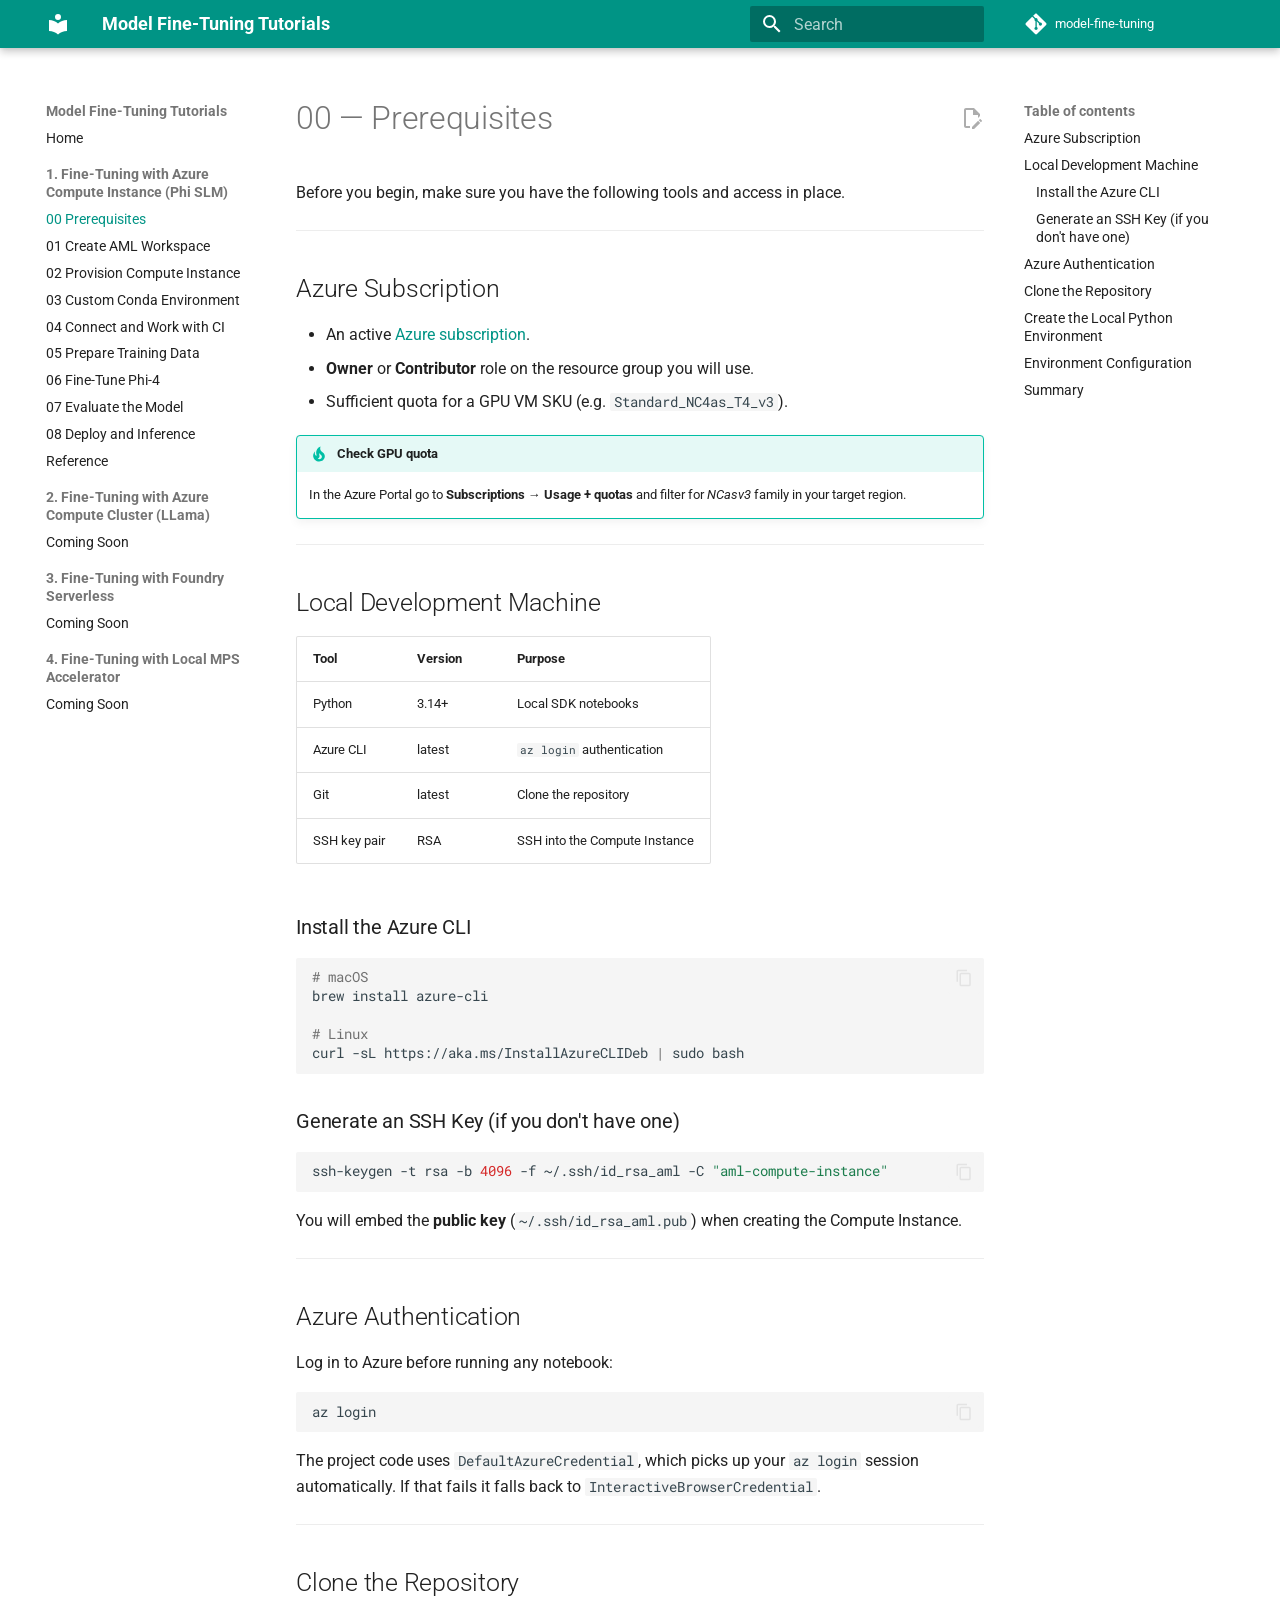
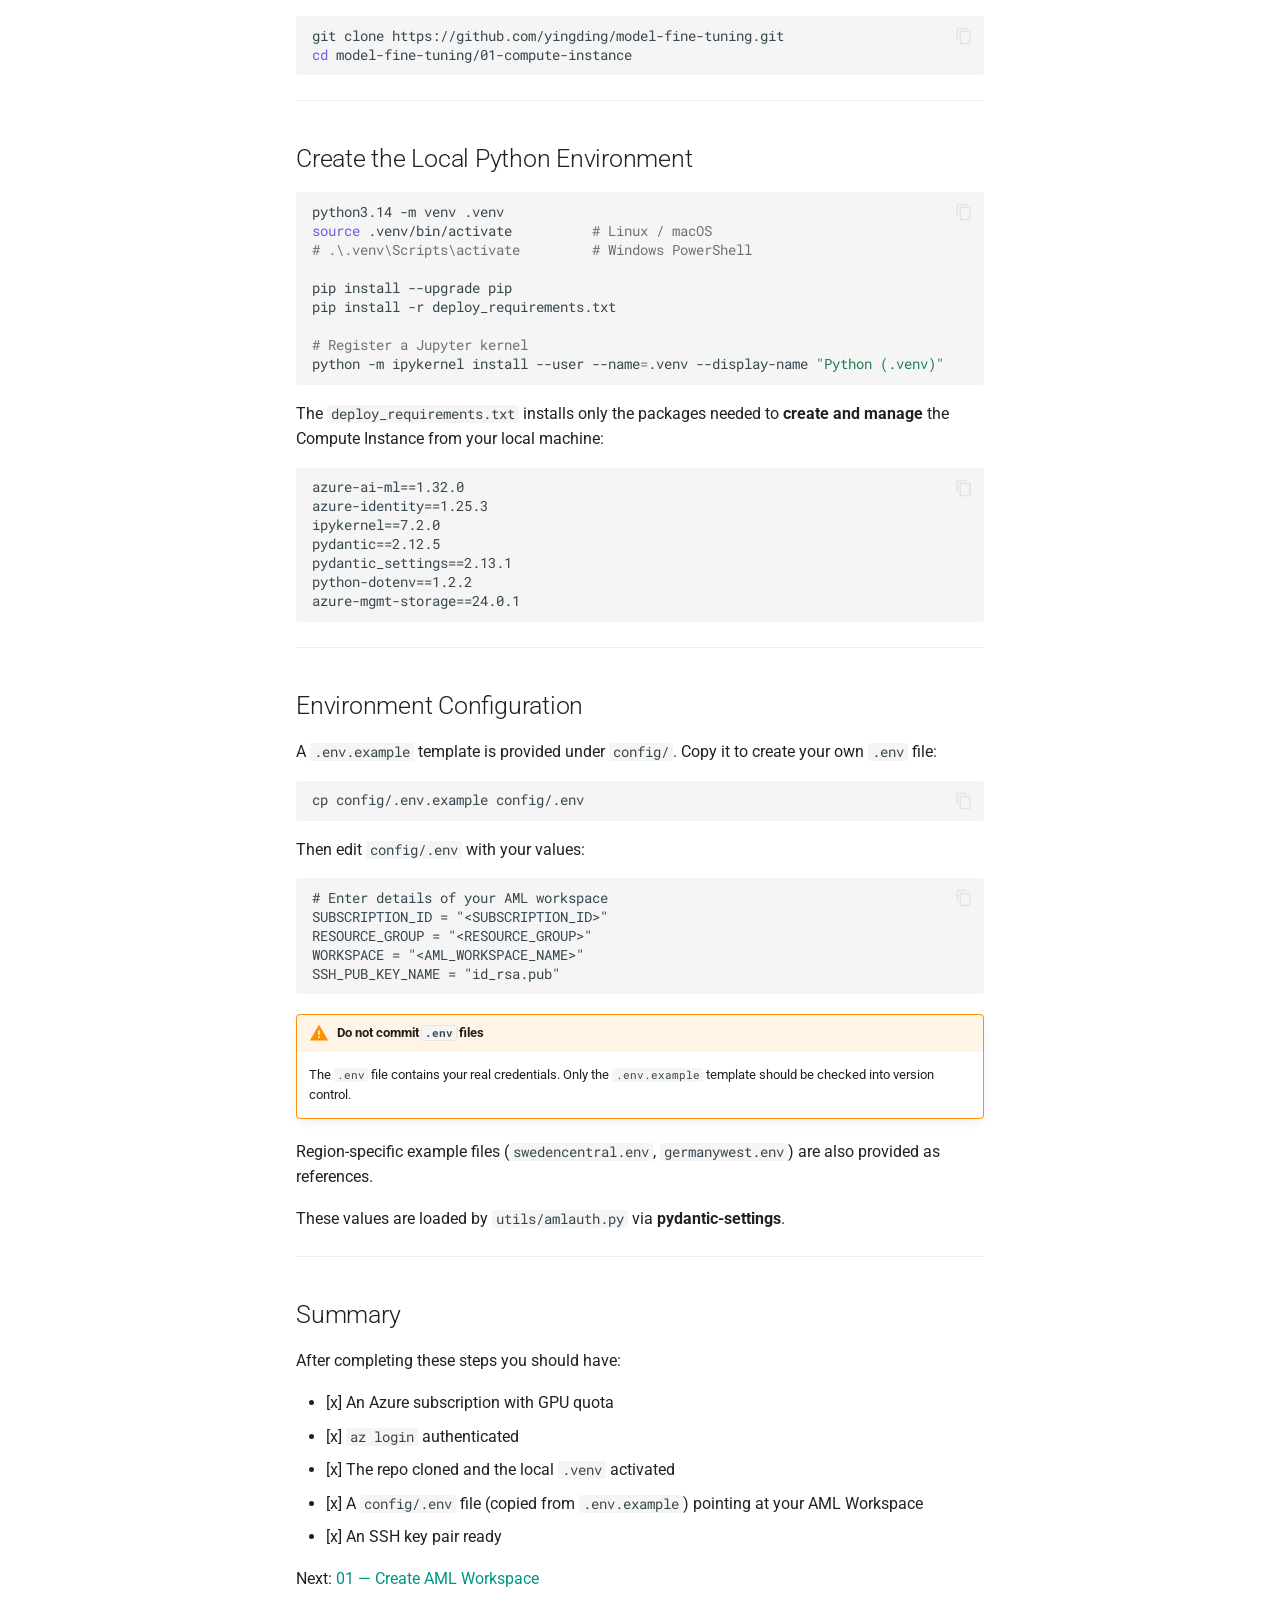
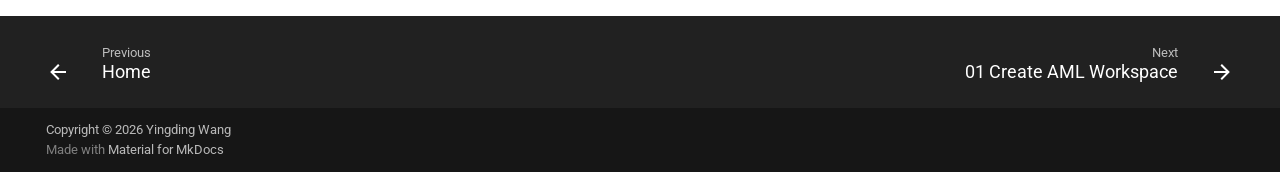
<file: 01-compute-instance/docs/00-prerequisites/index.html>
<!doctype html>
<html lang="en" class="no-js">
  <head>
    
      <meta charset="utf-8">
      <meta name="viewport" content="width=device-width,initial-scale=1">
      
        <meta name="description" content="Step-by-step tutorial for fine-tuning Microsoft Phi-4 models on Azure Machine Learning GPU Compute Instances.">
      
      
        <meta name="author" content="Yingding Wang">
      
      
        <link rel="canonical" href="https://yingding.github.io/model-fine-tuning/01-compute-instance/docs/00-prerequisites/">
      
      
        <link rel="prev" href="../../..">
      
      
        <link rel="next" href="../01-create-aml-workspace/">
      
      
        
      
      
      <link rel="icon" href="../../../assets/images/favicon.png">
      <meta name="generator" content="mkdocs-1.6.1, mkdocs-material-9.7.6">
    
    
      
        <title>00 Prerequisites - Model Fine-Tuning Tutorials</title>
      
    
    
      <link rel="stylesheet" href="../../../assets/stylesheets/main.484c7ddc.min.css">
      
        
        <link rel="stylesheet" href="../../../assets/stylesheets/palette.ab4e12ef.min.css">
      
      


    
    
      
    
    
      
        
        
        <link rel="preconnect" href="https://fonts.gstatic.com" crossorigin>
        <link rel="stylesheet" href="https://fonts.googleapis.com/css?family=Roboto:300,300i,400,400i,700,700i%7CRoboto+Mono:400,400i,700,700i&display=fallback">
        <style>:root{--md-text-font:"Roboto";--md-code-font:"Roboto Mono"}</style>
      
    
    
      <link rel="stylesheet" href="../../../assets/stylesheets/extra.css">
    
    <script>__md_scope=new URL("../../..",location),__md_hash=e=>[...e].reduce(((e,_)=>(e<<5)-e+_.charCodeAt(0)),0),__md_get=(e,_=localStorage,t=__md_scope)=>JSON.parse(_.getItem(t.pathname+"."+e)),__md_set=(e,_,t=localStorage,a=__md_scope)=>{try{t.setItem(a.pathname+"."+e,JSON.stringify(_))}catch(e){}}</script>
    
      

    
    
  </head>
  
  
    
    
      
    
    
    
    
    <body dir="ltr" data-md-color-scheme="default" data-md-color-primary="teal" data-md-color-accent="amber">
  
    
    <input class="md-toggle" data-md-toggle="drawer" type="checkbox" id="__drawer" autocomplete="off">
    <input class="md-toggle" data-md-toggle="search" type="checkbox" id="__search" autocomplete="off">
    <label class="md-overlay" for="__drawer"></label>
    <div data-md-component="skip">
      
        
        <a href="#00-prerequisites" class="md-skip">
          Skip to content
        </a>
      
    </div>
    <div data-md-component="announce">
      
    </div>
    
    
      

  

<header class="md-header md-header--shadow" data-md-component="header">
  <nav class="md-header__inner md-grid" aria-label="Header">
    <a href="../../.." title="Model Fine-Tuning Tutorials" class="md-header__button md-logo" aria-label="Model Fine-Tuning Tutorials" data-md-component="logo">
      
  
  <svg xmlns="http://www.w3.org/2000/svg" viewBox="0 0 24 24"><path d="M12 8a3 3 0 0 0 3-3 3 3 0 0 0-3-3 3 3 0 0 0-3 3 3 3 0 0 0 3 3m0 3.54C9.64 9.35 6.5 8 3 8v11c3.5 0 6.64 1.35 9 3.54 2.36-2.19 5.5-3.54 9-3.54V8c-3.5 0-6.64 1.35-9 3.54"/></svg>

    </a>
    <label class="md-header__button md-icon" for="__drawer">
      
      <svg xmlns="http://www.w3.org/2000/svg" viewBox="0 0 24 24"><path d="M3 6h18v2H3zm0 5h18v2H3zm0 5h18v2H3z"/></svg>
    </label>
    <div class="md-header__title" data-md-component="header-title">
      <div class="md-header__ellipsis">
        <div class="md-header__topic">
          <span class="md-ellipsis">
            Model Fine-Tuning Tutorials
          </span>
        </div>
        <div class="md-header__topic" data-md-component="header-topic">
          <span class="md-ellipsis">
            
              00 Prerequisites
            
          </span>
        </div>
      </div>
    </div>
    
      
        <form class="md-header__option" data-md-component="palette">
  
    
    
    
    <input class="md-option" data-md-color-media="" data-md-color-scheme="default" data-md-color-primary="teal" data-md-color-accent="amber"  aria-hidden="true"  type="radio" name="__palette" id="__palette_0">
    
  
</form>
      
    
    
      <script>var palette=__md_get("__palette");if(palette&&palette.color){if("(prefers-color-scheme)"===palette.color.media){var media=matchMedia("(prefers-color-scheme: light)"),input=document.querySelector(media.matches?"[data-md-color-media='(prefers-color-scheme: light)']":"[data-md-color-media='(prefers-color-scheme: dark)']");palette.color.media=input.getAttribute("data-md-color-media"),palette.color.scheme=input.getAttribute("data-md-color-scheme"),palette.color.primary=input.getAttribute("data-md-color-primary"),palette.color.accent=input.getAttribute("data-md-color-accent")}for(var[key,value]of Object.entries(palette.color))document.body.setAttribute("data-md-color-"+key,value)}</script>
    
    
    
      
      
        <label class="md-header__button md-icon" for="__search">
          
          <svg xmlns="http://www.w3.org/2000/svg" viewBox="0 0 24 24"><path d="M9.5 3A6.5 6.5 0 0 1 16 9.5c0 1.61-.59 3.09-1.56 4.23l.27.27h.79l5 5-1.5 1.5-5-5v-.79l-.27-.27A6.52 6.52 0 0 1 9.5 16 6.5 6.5 0 0 1 3 9.5 6.5 6.5 0 0 1 9.5 3m0 2C7 5 5 7 5 9.5S7 14 9.5 14 14 12 14 9.5 12 5 9.5 5"/></svg>
        </label>
        <div class="md-search" data-md-component="search" role="dialog">
  <label class="md-search__overlay" for="__search"></label>
  <div class="md-search__inner" role="search">
    <form class="md-search__form" name="search">
      <input type="text" class="md-search__input" name="query" aria-label="Search" placeholder="Search" autocapitalize="off" autocorrect="off" autocomplete="off" spellcheck="false" data-md-component="search-query" required>
      <label class="md-search__icon md-icon" for="__search">
        
        <svg xmlns="http://www.w3.org/2000/svg" viewBox="0 0 24 24"><path d="M9.5 3A6.5 6.5 0 0 1 16 9.5c0 1.61-.59 3.09-1.56 4.23l.27.27h.79l5 5-1.5 1.5-5-5v-.79l-.27-.27A6.52 6.52 0 0 1 9.5 16 6.5 6.5 0 0 1 3 9.5 6.5 6.5 0 0 1 9.5 3m0 2C7 5 5 7 5 9.5S7 14 9.5 14 14 12 14 9.5 12 5 9.5 5"/></svg>
        
        <svg xmlns="http://www.w3.org/2000/svg" viewBox="0 0 24 24"><path d="M20 11v2H8l5.5 5.5-1.42 1.42L4.16 12l7.92-7.92L13.5 5.5 8 11z"/></svg>
      </label>
      <nav class="md-search__options" aria-label="Search">
        
        <button type="reset" class="md-search__icon md-icon" title="Clear" aria-label="Clear" tabindex="-1">
          
          <svg xmlns="http://www.w3.org/2000/svg" viewBox="0 0 24 24"><path d="M19 6.41 17.59 5 12 10.59 6.41 5 5 6.41 10.59 12 5 17.59 6.41 19 12 13.41 17.59 19 19 17.59 13.41 12z"/></svg>
        </button>
      </nav>
      
    </form>
    <div class="md-search__output">
      <div class="md-search__scrollwrap" tabindex="0" data-md-scrollfix>
        <div class="md-search-result" data-md-component="search-result">
          <div class="md-search-result__meta">
            Initializing search
          </div>
          <ol class="md-search-result__list" role="presentation"></ol>
        </div>
      </div>
    </div>
  </div>
</div>
      
    
    
      <div class="md-header__source">
        <a href="https://github.com/yingding/model-fine-tuning" title="Go to repository" class="md-source" data-md-component="source">
  <div class="md-source__icon md-icon">
    
    <svg xmlns="http://www.w3.org/2000/svg" viewBox="0 0 448 512"><!--! Font Awesome Free 7.1.0 by @fontawesome - https://fontawesome.com License - https://fontawesome.com/license/free (Icons: CC BY 4.0, Fonts: SIL OFL 1.1, Code: MIT License) Copyright 2025 Fonticons, Inc.--><path d="M439.6 236.1 244 40.5c-5.4-5.5-12.8-8.5-20.4-8.5s-15 3-20.4 8.4L162.5 81l51.5 51.5c27.1-9.1 52.7 16.8 43.4 43.7l49.7 49.7c34.2-11.8 61.2 31 35.5 56.7-26.5 26.5-70.2-2.9-56-37.3L240.3 199v121.9c25.3 12.5 22.3 41.8 9.1 55-6.4 6.4-15.2 10.1-24.3 10.1s-17.8-3.6-24.3-10.1c-17.6-17.6-11.1-46.9 11.2-56v-123c-20.8-8.5-24.6-30.7-18.6-45L142.6 101 8.5 235.1C3 240.6 0 247.9 0 255.5s3 15 8.5 20.4l195.6 195.7c5.4 5.4 12.7 8.4 20.4 8.4s15-3 20.4-8.4l194.7-194.7c5.4-5.4 8.4-12.8 8.4-20.4s-3-15-8.4-20.4"/></svg>
  </div>
  <div class="md-source__repository">
    model-fine-tuning
  </div>
</a>
      </div>
    
  </nav>
  
</header>
    
    <div class="md-container" data-md-component="container">
      
      
        
          
        
      
      <main class="md-main" data-md-component="main">
        <div class="md-main__inner md-grid">
          
            
              
              <div class="md-sidebar md-sidebar--primary" data-md-component="sidebar" data-md-type="navigation" >
                <div class="md-sidebar__scrollwrap">
                  <div class="md-sidebar__inner">
                    



<nav class="md-nav md-nav--primary" aria-label="Navigation" data-md-level="0">
  <label class="md-nav__title" for="__drawer">
    <a href="../../.." title="Model Fine-Tuning Tutorials" class="md-nav__button md-logo" aria-label="Model Fine-Tuning Tutorials" data-md-component="logo">
      
  
  <svg xmlns="http://www.w3.org/2000/svg" viewBox="0 0 24 24"><path d="M12 8a3 3 0 0 0 3-3 3 3 0 0 0-3-3 3 3 0 0 0-3 3 3 3 0 0 0 3 3m0 3.54C9.64 9.35 6.5 8 3 8v11c3.5 0 6.64 1.35 9 3.54 2.36-2.19 5.5-3.54 9-3.54V8c-3.5 0-6.64 1.35-9 3.54"/></svg>

    </a>
    Model Fine-Tuning Tutorials
  </label>
  
    <div class="md-nav__source">
      <a href="https://github.com/yingding/model-fine-tuning" title="Go to repository" class="md-source" data-md-component="source">
  <div class="md-source__icon md-icon">
    
    <svg xmlns="http://www.w3.org/2000/svg" viewBox="0 0 448 512"><!--! Font Awesome Free 7.1.0 by @fontawesome - https://fontawesome.com License - https://fontawesome.com/license/free (Icons: CC BY 4.0, Fonts: SIL OFL 1.1, Code: MIT License) Copyright 2025 Fonticons, Inc.--><path d="M439.6 236.1 244 40.5c-5.4-5.5-12.8-8.5-20.4-8.5s-15 3-20.4 8.4L162.5 81l51.5 51.5c27.1-9.1 52.7 16.8 43.4 43.7l49.7 49.7c34.2-11.8 61.2 31 35.5 56.7-26.5 26.5-70.2-2.9-56-37.3L240.3 199v121.9c25.3 12.5 22.3 41.8 9.1 55-6.4 6.4-15.2 10.1-24.3 10.1s-17.8-3.6-24.3-10.1c-17.6-17.6-11.1-46.9 11.2-56v-123c-20.8-8.5-24.6-30.7-18.6-45L142.6 101 8.5 235.1C3 240.6 0 247.9 0 255.5s3 15 8.5 20.4l195.6 195.7c5.4 5.4 12.7 8.4 20.4 8.4s15-3 20.4-8.4l194.7-194.7c5.4-5.4 8.4-12.8 8.4-20.4s-3-15-8.4-20.4"/></svg>
  </div>
  <div class="md-source__repository">
    model-fine-tuning
  </div>
</a>
    </div>
  
  <ul class="md-nav__list" data-md-scrollfix>
    
      
      
  
  
  
  
    <li class="md-nav__item">
      <a href="../../.." class="md-nav__link">
        
  
  
  <span class="md-ellipsis">
    
  
    Home
  

    
  </span>
  
  

      </a>
    </li>
  

    
      
      
  
  
    
  
  
  
    
    
    
    
      
        
        
      
    
    
    <li class="md-nav__item md-nav__item--active md-nav__item--section md-nav__item--nested">
      
        
        
        <input class="md-nav__toggle md-toggle " type="checkbox" id="__nav_2" checked>
        
          
          <label class="md-nav__link" for="__nav_2" id="__nav_2_label" tabindex="">
            
  
  
  <span class="md-ellipsis">
    
  
    1. Fine-Tuning with Azure Compute Instance (Phi SLM)
  

    
  </span>
  
  

            <span class="md-nav__icon md-icon"></span>
          </label>
        
        <nav class="md-nav" data-md-level="1" aria-labelledby="__nav_2_label" aria-expanded="true">
          <label class="md-nav__title" for="__nav_2">
            <span class="md-nav__icon md-icon"></span>
            
  
    1. Fine-Tuning with Azure Compute Instance (Phi SLM)
  

          </label>
          <ul class="md-nav__list" data-md-scrollfix>
            
              
                
  
  
    
  
  
  
    <li class="md-nav__item md-nav__item--active">
      
      <input class="md-nav__toggle md-toggle" type="checkbox" id="__toc">
      
      
        
      
      
        <label class="md-nav__link md-nav__link--active" for="__toc">
          
  
  
  <span class="md-ellipsis">
    
  
    00 Prerequisites
  

    
  </span>
  
  

          <span class="md-nav__icon md-icon"></span>
        </label>
      
      <a href="./" class="md-nav__link md-nav__link--active">
        
  
  
  <span class="md-ellipsis">
    
  
    00 Prerequisites
  

    
  </span>
  
  

      </a>
      
        

<nav class="md-nav md-nav--secondary" aria-label="Table of contents">
  
  
  
    
  
  
    <label class="md-nav__title" for="__toc">
      <span class="md-nav__icon md-icon"></span>
      Table of contents
    </label>
    <ul class="md-nav__list" data-md-component="toc" data-md-scrollfix>
      
        <li class="md-nav__item">
  <a href="#azure-subscription" class="md-nav__link">
    <span class="md-ellipsis">
      
        Azure Subscription
      
    </span>
  </a>
  
</li>
      
        <li class="md-nav__item">
  <a href="#local-development-machine" class="md-nav__link">
    <span class="md-ellipsis">
      
        Local Development Machine
      
    </span>
  </a>
  
    <nav class="md-nav" aria-label="Local Development Machine">
      <ul class="md-nav__list">
        
          <li class="md-nav__item">
  <a href="#install-the-azure-cli" class="md-nav__link">
    <span class="md-ellipsis">
      
        Install the Azure CLI
      
    </span>
  </a>
  
</li>
        
          <li class="md-nav__item">
  <a href="#generate-an-ssh-key-if-you-dont-have-one" class="md-nav__link">
    <span class="md-ellipsis">
      
        Generate an SSH Key (if you don't have one)
      
    </span>
  </a>
  
</li>
        
      </ul>
    </nav>
  
</li>
      
        <li class="md-nav__item">
  <a href="#azure-authentication" class="md-nav__link">
    <span class="md-ellipsis">
      
        Azure Authentication
      
    </span>
  </a>
  
</li>
      
        <li class="md-nav__item">
  <a href="#clone-the-repository" class="md-nav__link">
    <span class="md-ellipsis">
      
        Clone the Repository
      
    </span>
  </a>
  
</li>
      
        <li class="md-nav__item">
  <a href="#create-the-local-python-environment" class="md-nav__link">
    <span class="md-ellipsis">
      
        Create the Local Python Environment
      
    </span>
  </a>
  
</li>
      
        <li class="md-nav__item">
  <a href="#environment-configuration" class="md-nav__link">
    <span class="md-ellipsis">
      
        Environment Configuration
      
    </span>
  </a>
  
</li>
      
        <li class="md-nav__item">
  <a href="#summary" class="md-nav__link">
    <span class="md-ellipsis">
      
        Summary
      
    </span>
  </a>
  
</li>
      
    </ul>
  
</nav>
      
    </li>
  

              
            
              
                
  
  
  
  
    <li class="md-nav__item">
      <a href="../01-create-aml-workspace/" class="md-nav__link">
        
  
  
  <span class="md-ellipsis">
    
  
    01 Create AML Workspace
  

    
  </span>
  
  

      </a>
    </li>
  

              
            
              
                
  
  
  
  
    <li class="md-nav__item">
      <a href="../02-provision-compute-instance/" class="md-nav__link">
        
  
  
  <span class="md-ellipsis">
    
  
    02 Provision Compute Instance
  

    
  </span>
  
  

      </a>
    </li>
  

              
            
              
                
  
  
  
  
    <li class="md-nav__item">
      <a href="../03-custom-conda-environment/" class="md-nav__link">
        
  
  
  <span class="md-ellipsis">
    
  
    03 Custom Conda Environment
  

    
  </span>
  
  

      </a>
    </li>
  

              
            
              
                
  
  
  
  
    <li class="md-nav__item">
      <a href="../04-connect-and-work-with-ci/" class="md-nav__link">
        
  
  
  <span class="md-ellipsis">
    
  
    04 Connect and Work with CI
  

    
  </span>
  
  

      </a>
    </li>
  

              
            
              
                
  
  
  
  
    <li class="md-nav__item">
      <a href="../05-prepare-training-data/" class="md-nav__link">
        
  
  
  <span class="md-ellipsis">
    
  
    05 Prepare Training Data
  

    
  </span>
  
  

      </a>
    </li>
  

              
            
              
                
  
  
  
  
    <li class="md-nav__item">
      <a href="../06-fine-tune-phi4/" class="md-nav__link">
        
  
  
  <span class="md-ellipsis">
    
  
    06 Fine-Tune Phi-4
  

    
  </span>
  
  

      </a>
    </li>
  

              
            
              
                
  
  
  
  
    <li class="md-nav__item">
      <a href="../07-evaluate-model/" class="md-nav__link">
        
  
  
  <span class="md-ellipsis">
    
  
    07 Evaluate the Model
  

    
  </span>
  
  

      </a>
    </li>
  

              
            
              
                
  
  
  
  
    <li class="md-nav__item">
      <a href="../08-deploy-and-inference/" class="md-nav__link">
        
  
  
  <span class="md-ellipsis">
    
  
    08 Deploy and Inference
  

    
  </span>
  
  

      </a>
    </li>
  

              
            
              
                
  
  
  
  
    <li class="md-nav__item">
      <a href="../reference/" class="md-nav__link">
        
  
  
  <span class="md-ellipsis">
    
  
    Reference
  

    
  </span>
  
  

      </a>
    </li>
  

              
            
          </ul>
        </nav>
      
    </li>
  

    
      
      
  
  
  
  
    
    
    
    
      
        
        
      
    
    
    <li class="md-nav__item md-nav__item--section md-nav__item--nested">
      
        
        
          
        
        <input class="md-nav__toggle md-toggle md-toggle--indeterminate" type="checkbox" id="__nav_3" >
        
          
          <label class="md-nav__link" for="__nav_3" id="__nav_3_label" tabindex="">
            
  
  
  <span class="md-ellipsis">
    
  
    2. Fine-Tuning with Azure Compute Cluster (LLama)
  

    
  </span>
  
  

            <span class="md-nav__icon md-icon"></span>
          </label>
        
        <nav class="md-nav" data-md-level="1" aria-labelledby="__nav_3_label" aria-expanded="false">
          <label class="md-nav__title" for="__nav_3">
            <span class="md-nav__icon md-icon"></span>
            
  
    2. Fine-Tuning with Azure Compute Cluster (LLama)
  

          </label>
          <ul class="md-nav__list" data-md-scrollfix>
            
              
                
  
  
  
  
    <li class="md-nav__item">
      <a href="../../../02-compute-cluster/" class="md-nav__link">
        
  
  
  <span class="md-ellipsis">
    
  
    Coming Soon
  

    
  </span>
  
  

      </a>
    </li>
  

              
            
          </ul>
        </nav>
      
    </li>
  

    
      
      
  
  
  
  
    
    
    
    
      
        
        
      
    
    
    <li class="md-nav__item md-nav__item--section md-nav__item--nested">
      
        
        
          
        
        <input class="md-nav__toggle md-toggle md-toggle--indeterminate" type="checkbox" id="__nav_4" >
        
          
          <label class="md-nav__link" for="__nav_4" id="__nav_4_label" tabindex="">
            
  
  
  <span class="md-ellipsis">
    
  
    3. Fine-Tuning with Foundry Serverless
  

    
  </span>
  
  

            <span class="md-nav__icon md-icon"></span>
          </label>
        
        <nav class="md-nav" data-md-level="1" aria-labelledby="__nav_4_label" aria-expanded="false">
          <label class="md-nav__title" for="__nav_4">
            <span class="md-nav__icon md-icon"></span>
            
  
    3. Fine-Tuning with Foundry Serverless
  

          </label>
          <ul class="md-nav__list" data-md-scrollfix>
            
              
                
  
  
  
  
    <li class="md-nav__item">
      <a href="../../../03-foundry-serverless/" class="md-nav__link">
        
  
  
  <span class="md-ellipsis">
    
  
    Coming Soon
  

    
  </span>
  
  

      </a>
    </li>
  

              
            
          </ul>
        </nav>
      
    </li>
  

    
      
      
  
  
  
  
    
    
    
    
      
        
        
      
    
    
    <li class="md-nav__item md-nav__item--section md-nav__item--nested">
      
        
        
          
        
        <input class="md-nav__toggle md-toggle md-toggle--indeterminate" type="checkbox" id="__nav_5" >
        
          
          <label class="md-nav__link" for="__nav_5" id="__nav_5_label" tabindex="">
            
  
  
  <span class="md-ellipsis">
    
  
    4. Fine-Tuning with Local MPS Accelerator
  

    
  </span>
  
  

            <span class="md-nav__icon md-icon"></span>
          </label>
        
        <nav class="md-nav" data-md-level="1" aria-labelledby="__nav_5_label" aria-expanded="false">
          <label class="md-nav__title" for="__nav_5">
            <span class="md-nav__icon md-icon"></span>
            
  
    4. Fine-Tuning with Local MPS Accelerator
  

          </label>
          <ul class="md-nav__list" data-md-scrollfix>
            
              
                
  
  
  
  
    <li class="md-nav__item">
      <a href="../../../04-local-mps/" class="md-nav__link">
        
  
  
  <span class="md-ellipsis">
    
  
    Coming Soon
  

    
  </span>
  
  

      </a>
    </li>
  

              
            
          </ul>
        </nav>
      
    </li>
  

    
  </ul>
</nav>
                  </div>
                </div>
              </div>
            
            
              
              <div class="md-sidebar md-sidebar--secondary" data-md-component="sidebar" data-md-type="toc" >
                <div class="md-sidebar__scrollwrap">
                  <div class="md-sidebar__inner">
                    

<nav class="md-nav md-nav--secondary" aria-label="Table of contents">
  
  
  
    
  
  
    <label class="md-nav__title" for="__toc">
      <span class="md-nav__icon md-icon"></span>
      Table of contents
    </label>
    <ul class="md-nav__list" data-md-component="toc" data-md-scrollfix>
      
        <li class="md-nav__item">
  <a href="#azure-subscription" class="md-nav__link">
    <span class="md-ellipsis">
      
        Azure Subscription
      
    </span>
  </a>
  
</li>
      
        <li class="md-nav__item">
  <a href="#local-development-machine" class="md-nav__link">
    <span class="md-ellipsis">
      
        Local Development Machine
      
    </span>
  </a>
  
    <nav class="md-nav" aria-label="Local Development Machine">
      <ul class="md-nav__list">
        
          <li class="md-nav__item">
  <a href="#install-the-azure-cli" class="md-nav__link">
    <span class="md-ellipsis">
      
        Install the Azure CLI
      
    </span>
  </a>
  
</li>
        
          <li class="md-nav__item">
  <a href="#generate-an-ssh-key-if-you-dont-have-one" class="md-nav__link">
    <span class="md-ellipsis">
      
        Generate an SSH Key (if you don't have one)
      
    </span>
  </a>
  
</li>
        
      </ul>
    </nav>
  
</li>
      
        <li class="md-nav__item">
  <a href="#azure-authentication" class="md-nav__link">
    <span class="md-ellipsis">
      
        Azure Authentication
      
    </span>
  </a>
  
</li>
      
        <li class="md-nav__item">
  <a href="#clone-the-repository" class="md-nav__link">
    <span class="md-ellipsis">
      
        Clone the Repository
      
    </span>
  </a>
  
</li>
      
        <li class="md-nav__item">
  <a href="#create-the-local-python-environment" class="md-nav__link">
    <span class="md-ellipsis">
      
        Create the Local Python Environment
      
    </span>
  </a>
  
</li>
      
        <li class="md-nav__item">
  <a href="#environment-configuration" class="md-nav__link">
    <span class="md-ellipsis">
      
        Environment Configuration
      
    </span>
  </a>
  
</li>
      
        <li class="md-nav__item">
  <a href="#summary" class="md-nav__link">
    <span class="md-ellipsis">
      
        Summary
      
    </span>
  </a>
  
</li>
      
    </ul>
  
</nav>
                  </div>
                </div>
              </div>
            
          
          
            <div class="md-content" data-md-component="content">
              
              <article class="md-content__inner md-typeset">
                
                  


  
    <a href="https://github.com/yingding/model-fine-tuning/edit/main/01-compute-instance/docs/00-prerequisites.md" title="Edit this page" class="md-content__button md-icon" rel="edit">
      
      <svg xmlns="http://www.w3.org/2000/svg" viewBox="0 0 24 24"><path d="M10 20H6V4h7v5h5v3.1l2-2V8l-6-6H6c-1.1 0-2 .9-2 2v16c0 1.1.9 2 2 2h4zm10.2-7c.1 0 .3.1.4.2l1.3 1.3c.2.2.2.6 0 .8l-1 1-2.1-2.1 1-1c.1-.1.2-.2.4-.2m0 3.9L14.1 23H12v-2.1l6.1-6.1z"/></svg>
    </a>
  
  


<h1 id="00-prerequisites">00 — Prerequisites</h1>
<p>Before you begin, make sure you have the following tools and access in place.</p>
<hr />
<h2 id="azure-subscription">Azure Subscription</h2>
<ul>
<li>An active <a href="https://azure.microsoft.com/free/">Azure subscription</a>.</li>
<li><strong>Owner</strong> or <strong>Contributor</strong> role on the resource group you will use.</li>
<li>Sufficient quota for a GPU VM SKU (e.g. <code>Standard_NC4as_T4_v3</code>).</li>
</ul>
<div class="admonition tip">
<p class="admonition-title">Check GPU quota</p>
<p>In the Azure Portal go to <strong>Subscriptions → Usage + quotas</strong> and filter for
<em>NCasv3</em> family in your target region.</p>
</div>
<hr />
<h2 id="local-development-machine">Local Development Machine</h2>
<table>
<thead>
<tr>
<th>Tool</th>
<th>Version</th>
<th>Purpose</th>
</tr>
</thead>
<tbody>
<tr>
<td>Python</td>
<td>3.14+</td>
<td>Local SDK notebooks</td>
</tr>
<tr>
<td>Azure CLI</td>
<td>latest</td>
<td><code>az login</code> authentication</td>
</tr>
<tr>
<td>Git</td>
<td>latest</td>
<td>Clone the repository</td>
</tr>
<tr>
<td>SSH key pair</td>
<td>RSA</td>
<td>SSH into the Compute Instance</td>
</tr>
</tbody>
</table>
<h3 id="install-the-azure-cli">Install the Azure CLI</h3>
<div class="highlight"><pre><span></span><code><a id="__codelineno-0-1" name="__codelineno-0-1" href="#__codelineno-0-1"></a><span class="c1"># macOS</span>
<a id="__codelineno-0-2" name="__codelineno-0-2" href="#__codelineno-0-2"></a>brew<span class="w"> </span>install<span class="w"> </span>azure-cli
<a id="__codelineno-0-3" name="__codelineno-0-3" href="#__codelineno-0-3"></a>
<a id="__codelineno-0-4" name="__codelineno-0-4" href="#__codelineno-0-4"></a><span class="c1"># Linux</span>
<a id="__codelineno-0-5" name="__codelineno-0-5" href="#__codelineno-0-5"></a>curl<span class="w"> </span>-sL<span class="w"> </span>https://aka.ms/InstallAzureCLIDeb<span class="w"> </span><span class="p">|</span><span class="w"> </span>sudo<span class="w"> </span>bash
</code></pre></div>
<h3 id="generate-an-ssh-key-if-you-dont-have-one">Generate an SSH Key (if you don't have one)</h3>
<div class="highlight"><pre><span></span><code><a id="__codelineno-1-1" name="__codelineno-1-1" href="#__codelineno-1-1"></a>ssh-keygen<span class="w"> </span>-t<span class="w"> </span>rsa<span class="w"> </span>-b<span class="w"> </span><span class="m">4096</span><span class="w"> </span>-f<span class="w"> </span>~/.ssh/id_rsa_aml<span class="w"> </span>-C<span class="w"> </span><span class="s2">&quot;aml-compute-instance&quot;</span>
</code></pre></div>
<p>You will embed the <strong>public key</strong> (<code>~/.ssh/id_rsa_aml.pub</code>) when creating the
Compute Instance.</p>
<hr />
<h2 id="azure-authentication">Azure Authentication</h2>
<p>Log in to Azure before running any notebook:</p>
<div class="highlight"><pre><span></span><code><a id="__codelineno-2-1" name="__codelineno-2-1" href="#__codelineno-2-1"></a>az<span class="w"> </span>login
</code></pre></div>
<p>The project code uses <code>DefaultAzureCredential</code>, which picks up your <code>az login</code>
session automatically. If that fails it falls back to
<code>InteractiveBrowserCredential</code>.</p>
<hr />
<h2 id="clone-the-repository">Clone the Repository</h2>
<div class="highlight"><pre><span></span><code><a id="__codelineno-3-1" name="__codelineno-3-1" href="#__codelineno-3-1"></a>git<span class="w"> </span>clone<span class="w"> </span>https://github.com/yingding/model-fine-tuning.git
<a id="__codelineno-3-2" name="__codelineno-3-2" href="#__codelineno-3-2"></a><span class="nb">cd</span><span class="w"> </span>model-fine-tuning/01-compute-instance
</code></pre></div>
<hr />
<h2 id="create-the-local-python-environment">Create the Local Python Environment</h2>
<div class="highlight"><pre><span></span><code><a id="__codelineno-4-1" name="__codelineno-4-1" href="#__codelineno-4-1"></a>python3.14<span class="w"> </span>-m<span class="w"> </span>venv<span class="w"> </span>.venv
<a id="__codelineno-4-2" name="__codelineno-4-2" href="#__codelineno-4-2"></a><span class="nb">source</span><span class="w"> </span>.venv/bin/activate<span class="w">          </span><span class="c1"># Linux / macOS</span>
<a id="__codelineno-4-3" name="__codelineno-4-3" href="#__codelineno-4-3"></a><span class="c1"># .\.venv\Scripts\activate         # Windows PowerShell</span>
<a id="__codelineno-4-4" name="__codelineno-4-4" href="#__codelineno-4-4"></a>
<a id="__codelineno-4-5" name="__codelineno-4-5" href="#__codelineno-4-5"></a>pip<span class="w"> </span>install<span class="w"> </span>--upgrade<span class="w"> </span>pip
<a id="__codelineno-4-6" name="__codelineno-4-6" href="#__codelineno-4-6"></a>pip<span class="w"> </span>install<span class="w"> </span>-r<span class="w"> </span>deploy_requirements.txt
<a id="__codelineno-4-7" name="__codelineno-4-7" href="#__codelineno-4-7"></a>
<a id="__codelineno-4-8" name="__codelineno-4-8" href="#__codelineno-4-8"></a><span class="c1"># Register a Jupyter kernel</span>
<a id="__codelineno-4-9" name="__codelineno-4-9" href="#__codelineno-4-9"></a>python<span class="w"> </span>-m<span class="w"> </span>ipykernel<span class="w"> </span>install<span class="w"> </span>--user<span class="w"> </span>--name<span class="o">=</span>.venv<span class="w"> </span>--display-name<span class="w"> </span><span class="s2">&quot;Python (.venv)&quot;</span>
</code></pre></div>
<p>The <code>deploy_requirements.txt</code> installs only the packages needed to <strong>create and
manage</strong> the Compute Instance from your local machine:</p>
<div class="highlight"><pre><span></span><code><a id="__codelineno-5-1" name="__codelineno-5-1" href="#__codelineno-5-1"></a>azure-ai-ml==1.32.0
<a id="__codelineno-5-2" name="__codelineno-5-2" href="#__codelineno-5-2"></a>azure-identity==1.25.3
<a id="__codelineno-5-3" name="__codelineno-5-3" href="#__codelineno-5-3"></a>ipykernel==7.2.0
<a id="__codelineno-5-4" name="__codelineno-5-4" href="#__codelineno-5-4"></a>pydantic==2.12.5
<a id="__codelineno-5-5" name="__codelineno-5-5" href="#__codelineno-5-5"></a>pydantic_settings==2.13.1
<a id="__codelineno-5-6" name="__codelineno-5-6" href="#__codelineno-5-6"></a>python-dotenv==1.2.2
<a id="__codelineno-5-7" name="__codelineno-5-7" href="#__codelineno-5-7"></a>azure-mgmt-storage==24.0.1
</code></pre></div>
<hr />
<h2 id="environment-configuration">Environment Configuration</h2>
<p>A <code>.env.example</code> template is provided under <code>config/</code>. Copy it to create your
own <code>.env</code> file:</p>
<div class="highlight"><pre><span></span><code><a id="__codelineno-6-1" name="__codelineno-6-1" href="#__codelineno-6-1"></a>cp<span class="w"> </span>config/.env.example<span class="w"> </span>config/.env
</code></pre></div>
<p>Then edit <code>config/.env</code> with your values:</p>
<div class="highlight"><pre><span></span><code><a id="__codelineno-7-1" name="__codelineno-7-1" href="#__codelineno-7-1"></a># Enter details of your AML workspace
<a id="__codelineno-7-2" name="__codelineno-7-2" href="#__codelineno-7-2"></a>SUBSCRIPTION_ID = &quot;&lt;SUBSCRIPTION_ID&gt;&quot;
<a id="__codelineno-7-3" name="__codelineno-7-3" href="#__codelineno-7-3"></a>RESOURCE_GROUP = &quot;&lt;RESOURCE_GROUP&gt;&quot;
<a id="__codelineno-7-4" name="__codelineno-7-4" href="#__codelineno-7-4"></a>WORKSPACE = &quot;&lt;AML_WORKSPACE_NAME&gt;&quot;
<a id="__codelineno-7-5" name="__codelineno-7-5" href="#__codelineno-7-5"></a>SSH_PUB_KEY_NAME = &quot;id_rsa.pub&quot;
</code></pre></div>
<div class="admonition warning">
<p class="admonition-title">Do not commit <code>.env</code> files</p>
<p>The <code>.env</code> file contains your real credentials. Only the <code>.env.example</code>
template should be checked into version control.</p>
</div>
<p>Region-specific example files (<code>swedencentral.env</code>, <code>germanywest.env</code>) are also
provided as references.</p>
<p>These values are loaded by <code>utils/amlauth.py</code> via <strong>pydantic-settings</strong>.</p>
<hr />
<h2 id="summary">Summary</h2>
<p>After completing these steps you should have:</p>
<ul>
<li>[x] An Azure subscription with GPU quota</li>
<li>[x] <code>az login</code> authenticated</li>
<li>[x] The repo cloned and the local <code>.venv</code> activated</li>
<li>[x] A <code>config/.env</code> file (copied from <code>.env.example</code>) pointing at your AML Workspace</li>
<li>[x] An SSH key pair ready</li>
</ul>
<p>Next: <a href="../01-create-aml-workspace/">01 — Create AML Workspace</a></p>












                
              </article>
            </div>
          
          
<script>var target=document.getElementById(location.hash.slice(1));target&&target.name&&(target.checked=target.name.startsWith("__tabbed_"))</script>
        </div>
        
      </main>
      
        <footer class="md-footer">
  
    
      
      <nav class="md-footer__inner md-grid" aria-label="Footer" >
        
          
          <a href="../../.." class="md-footer__link md-footer__link--prev" aria-label="Previous: Home">
            <div class="md-footer__button md-icon">
              
              <svg xmlns="http://www.w3.org/2000/svg" viewBox="0 0 24 24"><path d="M20 11v2H8l5.5 5.5-1.42 1.42L4.16 12l7.92-7.92L13.5 5.5 8 11z"/></svg>
            </div>
            <div class="md-footer__title">
              <span class="md-footer__direction">
                Previous
              </span>
              <div class="md-ellipsis">
                Home
              </div>
            </div>
          </a>
        
        
          
          <a href="../01-create-aml-workspace/" class="md-footer__link md-footer__link--next" aria-label="Next: 01 Create AML Workspace">
            <div class="md-footer__title">
              <span class="md-footer__direction">
                Next
              </span>
              <div class="md-ellipsis">
                01 Create AML Workspace
              </div>
            </div>
            <div class="md-footer__button md-icon">
              
              <svg xmlns="http://www.w3.org/2000/svg" viewBox="0 0 24 24"><path d="M4 11v2h12l-5.5 5.5 1.42 1.42L19.84 12l-7.92-7.92L10.5 5.5 16 11z"/></svg>
            </div>
          </a>
        
      </nav>
    
  
  <div class="md-footer-meta md-typeset">
    <div class="md-footer-meta__inner md-grid">
      <div class="md-copyright">
  
    <div class="md-copyright__highlight">
      Copyright &copy; 2026 Yingding Wang
    </div>
  
  
    Made with
    <a href="https://squidfunk.github.io/mkdocs-material/" target="_blank" rel="noopener">
      Material for MkDocs
    </a>
  
</div>
      
    </div>
  </div>
</footer>
      
    </div>
    <div class="md-dialog" data-md-component="dialog">
      <div class="md-dialog__inner md-typeset"></div>
    </div>
    
    
    
      
      
      <script id="__config" type="application/json">{"annotate": null, "base": "../../..", "features": ["navigation.sections", "navigation.expand", "navigation.footer", "content.code.copy", "content.action.edit"], "search": "../../../assets/javascripts/workers/search.2c215733.min.js", "tags": null, "translations": {"clipboard.copied": "Copied to clipboard", "clipboard.copy": "Copy to clipboard", "search.result.more.one": "1 more on this page", "search.result.more.other": "# more on this page", "search.result.none": "No matching documents", "search.result.one": "1 matching document", "search.result.other": "# matching documents", "search.result.placeholder": "Type to start searching", "search.result.term.missing": "Missing", "select.version": "Select version"}, "version": null}</script>
    
    
      <script src="../../../assets/javascripts/bundle.79ae519e.min.js"></script>
      
        <script src="../../../assets/javascripts/external-links.js"></script>
      
    
  </body>
</html>
</file>
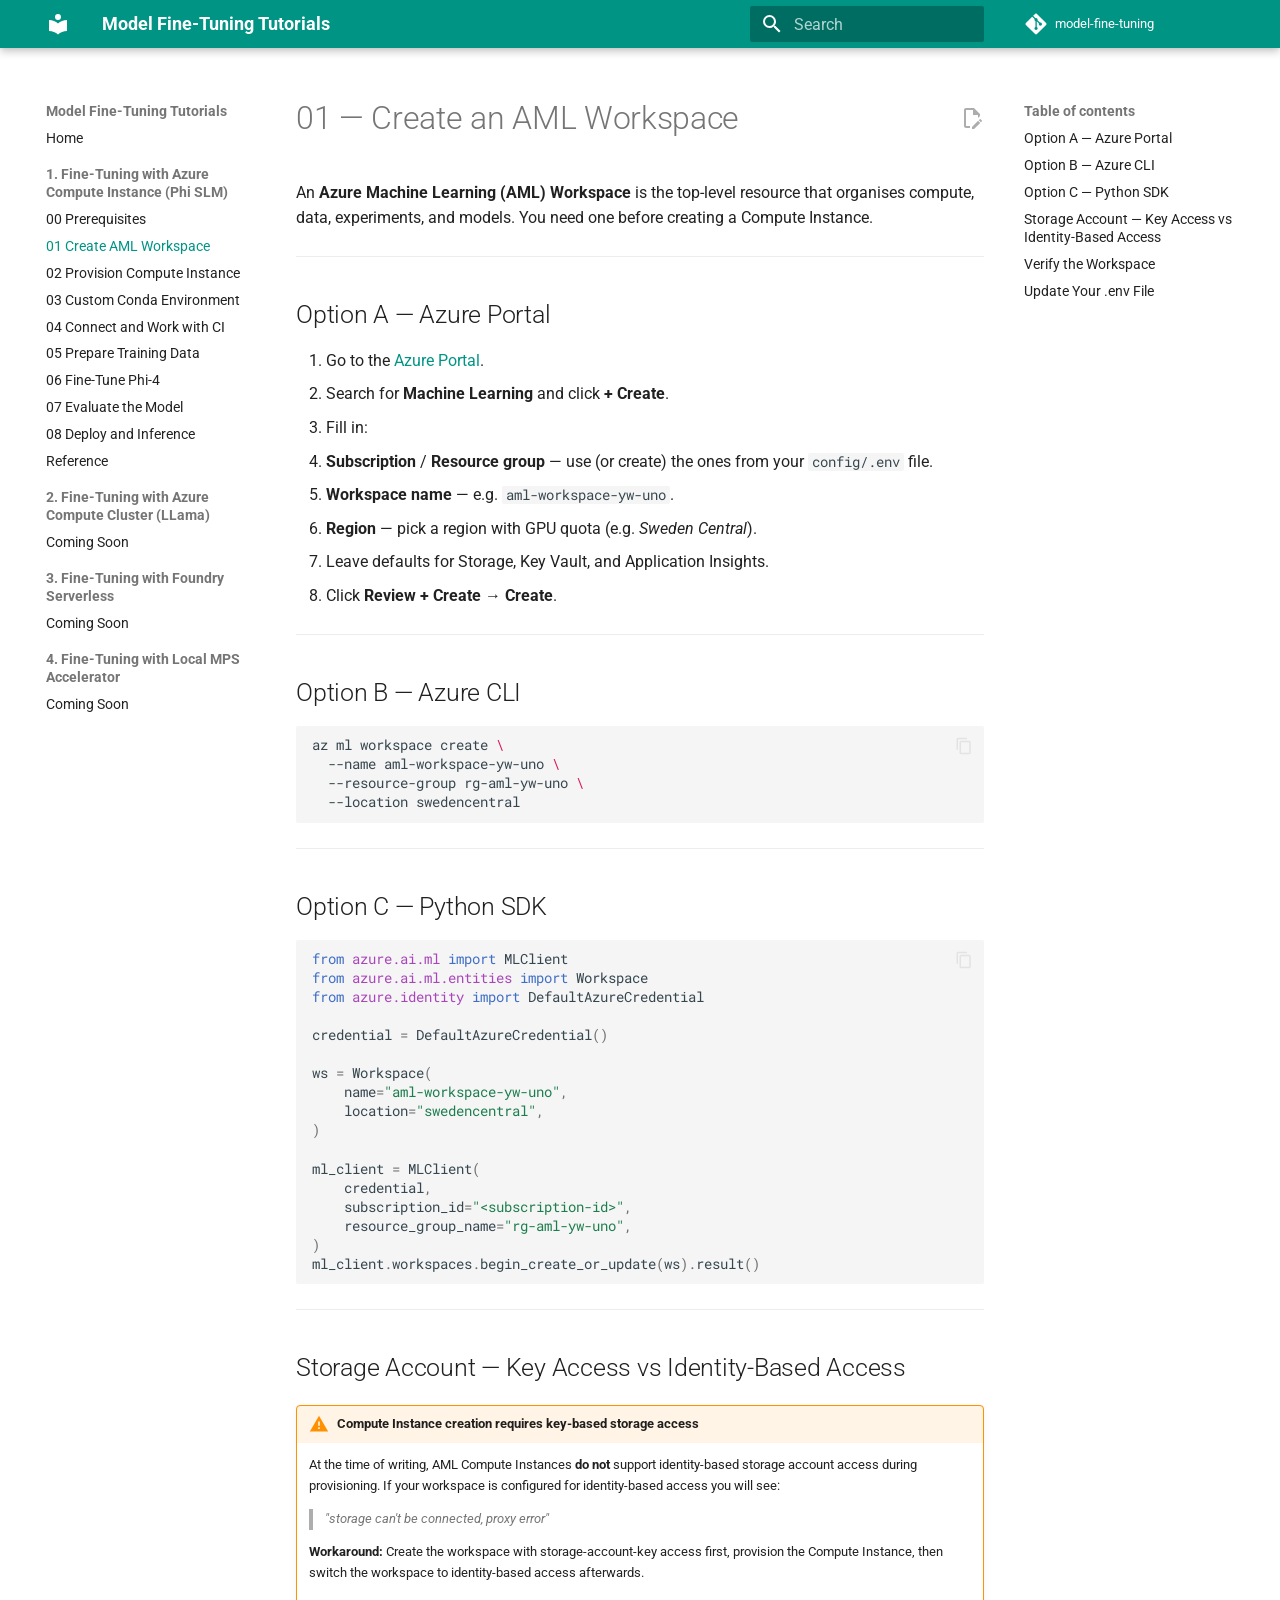
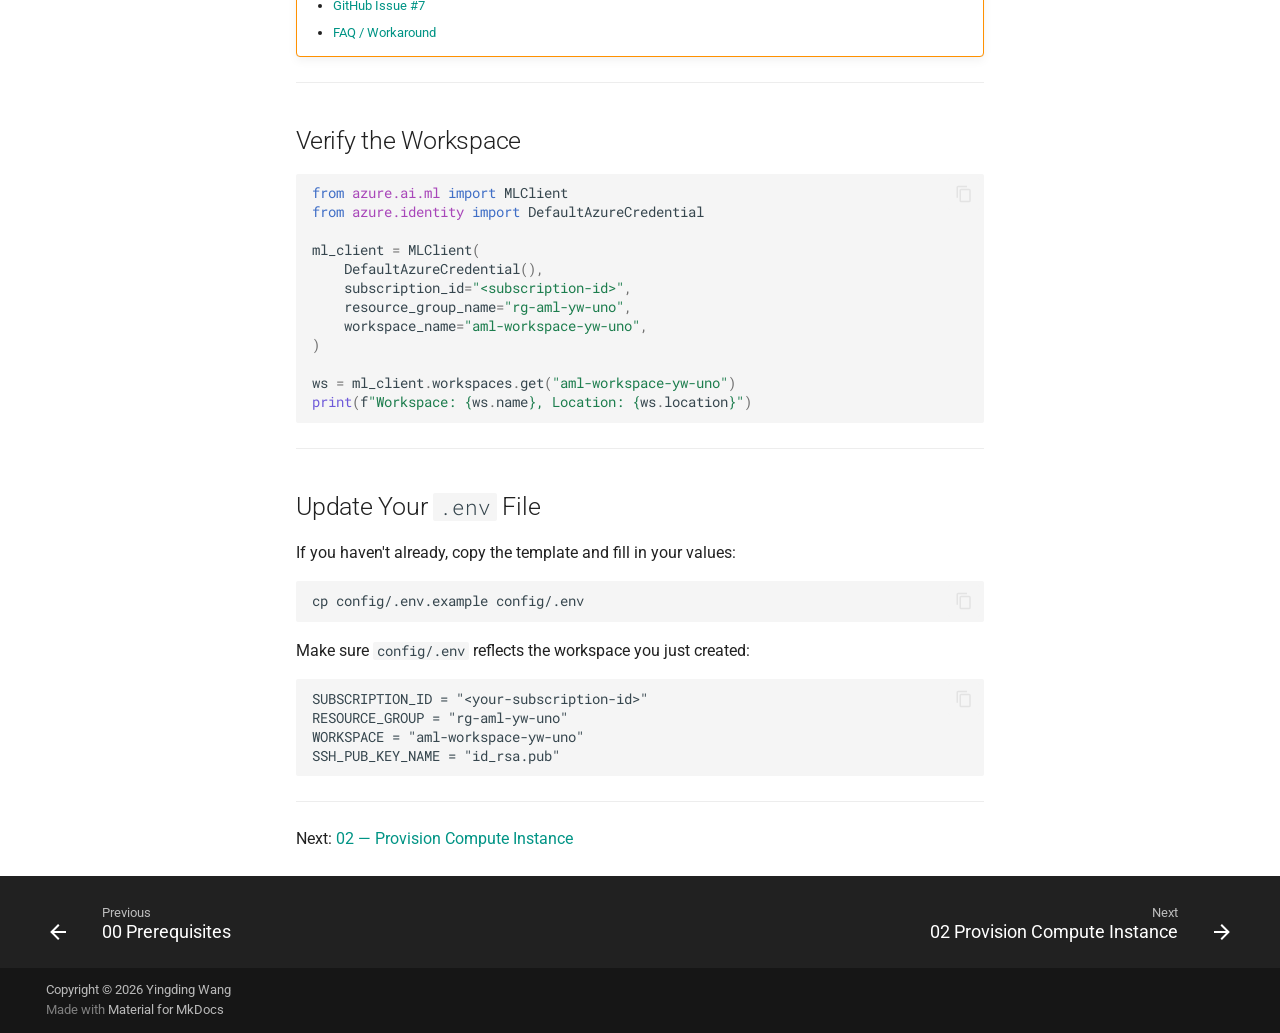
<file: 01-compute-instance/docs/01-create-aml-workspace/index.html>
<!doctype html>
<html lang="en" class="no-js">
  <head>
    
      <meta charset="utf-8">
      <meta name="viewport" content="width=device-width,initial-scale=1">
      
        <meta name="description" content="Step-by-step tutorial for fine-tuning Microsoft Phi-4 models on Azure Machine Learning GPU Compute Instances.">
      
      
        <meta name="author" content="Yingding Wang">
      
      
        <link rel="canonical" href="https://yingding.github.io/model-fine-tuning/01-compute-instance/docs/01-create-aml-workspace/">
      
      
        <link rel="prev" href="../00-prerequisites/">
      
      
        <link rel="next" href="../02-provision-compute-instance/">
      
      
        
      
      
      <link rel="icon" href="../../../assets/images/favicon.png">
      <meta name="generator" content="mkdocs-1.6.1, mkdocs-material-9.7.6">
    
    
      
        <title>01 Create AML Workspace - Model Fine-Tuning Tutorials</title>
      
    
    
      <link rel="stylesheet" href="../../../assets/stylesheets/main.484c7ddc.min.css">
      
        
        <link rel="stylesheet" href="../../../assets/stylesheets/palette.ab4e12ef.min.css">
      
      


    
    
      
    
    
      
        
        
        <link rel="preconnect" href="https://fonts.gstatic.com" crossorigin>
        <link rel="stylesheet" href="https://fonts.googleapis.com/css?family=Roboto:300,300i,400,400i,700,700i%7CRoboto+Mono:400,400i,700,700i&display=fallback">
        <style>:root{--md-text-font:"Roboto";--md-code-font:"Roboto Mono"}</style>
      
    
    
      <link rel="stylesheet" href="../../../assets/stylesheets/extra.css">
    
    <script>__md_scope=new URL("../../..",location),__md_hash=e=>[...e].reduce(((e,_)=>(e<<5)-e+_.charCodeAt(0)),0),__md_get=(e,_=localStorage,t=__md_scope)=>JSON.parse(_.getItem(t.pathname+"."+e)),__md_set=(e,_,t=localStorage,a=__md_scope)=>{try{t.setItem(a.pathname+"."+e,JSON.stringify(_))}catch(e){}}</script>
    
      

    
    
  </head>
  
  
    
    
      
    
    
    
    
    <body dir="ltr" data-md-color-scheme="default" data-md-color-primary="teal" data-md-color-accent="amber">
  
    
    <input class="md-toggle" data-md-toggle="drawer" type="checkbox" id="__drawer" autocomplete="off">
    <input class="md-toggle" data-md-toggle="search" type="checkbox" id="__search" autocomplete="off">
    <label class="md-overlay" for="__drawer"></label>
    <div data-md-component="skip">
      
        
        <a href="#01-create-an-aml-workspace" class="md-skip">
          Skip to content
        </a>
      
    </div>
    <div data-md-component="announce">
      
    </div>
    
    
      

  

<header class="md-header md-header--shadow" data-md-component="header">
  <nav class="md-header__inner md-grid" aria-label="Header">
    <a href="../../.." title="Model Fine-Tuning Tutorials" class="md-header__button md-logo" aria-label="Model Fine-Tuning Tutorials" data-md-component="logo">
      
  
  <svg xmlns="http://www.w3.org/2000/svg" viewBox="0 0 24 24"><path d="M12 8a3 3 0 0 0 3-3 3 3 0 0 0-3-3 3 3 0 0 0-3 3 3 3 0 0 0 3 3m0 3.54C9.64 9.35 6.5 8 3 8v11c3.5 0 6.64 1.35 9 3.54 2.36-2.19 5.5-3.54 9-3.54V8c-3.5 0-6.64 1.35-9 3.54"/></svg>

    </a>
    <label class="md-header__button md-icon" for="__drawer">
      
      <svg xmlns="http://www.w3.org/2000/svg" viewBox="0 0 24 24"><path d="M3 6h18v2H3zm0 5h18v2H3zm0 5h18v2H3z"/></svg>
    </label>
    <div class="md-header__title" data-md-component="header-title">
      <div class="md-header__ellipsis">
        <div class="md-header__topic">
          <span class="md-ellipsis">
            Model Fine-Tuning Tutorials
          </span>
        </div>
        <div class="md-header__topic" data-md-component="header-topic">
          <span class="md-ellipsis">
            
              01 Create AML Workspace
            
          </span>
        </div>
      </div>
    </div>
    
      
        <form class="md-header__option" data-md-component="palette">
  
    
    
    
    <input class="md-option" data-md-color-media="" data-md-color-scheme="default" data-md-color-primary="teal" data-md-color-accent="amber"  aria-hidden="true"  type="radio" name="__palette" id="__palette_0">
    
  
</form>
      
    
    
      <script>var palette=__md_get("__palette");if(palette&&palette.color){if("(prefers-color-scheme)"===palette.color.media){var media=matchMedia("(prefers-color-scheme: light)"),input=document.querySelector(media.matches?"[data-md-color-media='(prefers-color-scheme: light)']":"[data-md-color-media='(prefers-color-scheme: dark)']");palette.color.media=input.getAttribute("data-md-color-media"),palette.color.scheme=input.getAttribute("data-md-color-scheme"),palette.color.primary=input.getAttribute("data-md-color-primary"),palette.color.accent=input.getAttribute("data-md-color-accent")}for(var[key,value]of Object.entries(palette.color))document.body.setAttribute("data-md-color-"+key,value)}</script>
    
    
    
      
      
        <label class="md-header__button md-icon" for="__search">
          
          <svg xmlns="http://www.w3.org/2000/svg" viewBox="0 0 24 24"><path d="M9.5 3A6.5 6.5 0 0 1 16 9.5c0 1.61-.59 3.09-1.56 4.23l.27.27h.79l5 5-1.5 1.5-5-5v-.79l-.27-.27A6.52 6.52 0 0 1 9.5 16 6.5 6.5 0 0 1 3 9.5 6.5 6.5 0 0 1 9.5 3m0 2C7 5 5 7 5 9.5S7 14 9.5 14 14 12 14 9.5 12 5 9.5 5"/></svg>
        </label>
        <div class="md-search" data-md-component="search" role="dialog">
  <label class="md-search__overlay" for="__search"></label>
  <div class="md-search__inner" role="search">
    <form class="md-search__form" name="search">
      <input type="text" class="md-search__input" name="query" aria-label="Search" placeholder="Search" autocapitalize="off" autocorrect="off" autocomplete="off" spellcheck="false" data-md-component="search-query" required>
      <label class="md-search__icon md-icon" for="__search">
        
        <svg xmlns="http://www.w3.org/2000/svg" viewBox="0 0 24 24"><path d="M9.5 3A6.5 6.5 0 0 1 16 9.5c0 1.61-.59 3.09-1.56 4.23l.27.27h.79l5 5-1.5 1.5-5-5v-.79l-.27-.27A6.52 6.52 0 0 1 9.5 16 6.5 6.5 0 0 1 3 9.5 6.5 6.5 0 0 1 9.5 3m0 2C7 5 5 7 5 9.5S7 14 9.5 14 14 12 14 9.5 12 5 9.5 5"/></svg>
        
        <svg xmlns="http://www.w3.org/2000/svg" viewBox="0 0 24 24"><path d="M20 11v2H8l5.5 5.5-1.42 1.42L4.16 12l7.92-7.92L13.5 5.5 8 11z"/></svg>
      </label>
      <nav class="md-search__options" aria-label="Search">
        
        <button type="reset" class="md-search__icon md-icon" title="Clear" aria-label="Clear" tabindex="-1">
          
          <svg xmlns="http://www.w3.org/2000/svg" viewBox="0 0 24 24"><path d="M19 6.41 17.59 5 12 10.59 6.41 5 5 6.41 10.59 12 5 17.59 6.41 19 12 13.41 17.59 19 19 17.59 13.41 12z"/></svg>
        </button>
      </nav>
      
    </form>
    <div class="md-search__output">
      <div class="md-search__scrollwrap" tabindex="0" data-md-scrollfix>
        <div class="md-search-result" data-md-component="search-result">
          <div class="md-search-result__meta">
            Initializing search
          </div>
          <ol class="md-search-result__list" role="presentation"></ol>
        </div>
      </div>
    </div>
  </div>
</div>
      
    
    
      <div class="md-header__source">
        <a href="https://github.com/yingding/model-fine-tuning" title="Go to repository" class="md-source" data-md-component="source">
  <div class="md-source__icon md-icon">
    
    <svg xmlns="http://www.w3.org/2000/svg" viewBox="0 0 448 512"><!--! Font Awesome Free 7.1.0 by @fontawesome - https://fontawesome.com License - https://fontawesome.com/license/free (Icons: CC BY 4.0, Fonts: SIL OFL 1.1, Code: MIT License) Copyright 2025 Fonticons, Inc.--><path d="M439.6 236.1 244 40.5c-5.4-5.5-12.8-8.5-20.4-8.5s-15 3-20.4 8.4L162.5 81l51.5 51.5c27.1-9.1 52.7 16.8 43.4 43.7l49.7 49.7c34.2-11.8 61.2 31 35.5 56.7-26.5 26.5-70.2-2.9-56-37.3L240.3 199v121.9c25.3 12.5 22.3 41.8 9.1 55-6.4 6.4-15.2 10.1-24.3 10.1s-17.8-3.6-24.3-10.1c-17.6-17.6-11.1-46.9 11.2-56v-123c-20.8-8.5-24.6-30.7-18.6-45L142.6 101 8.5 235.1C3 240.6 0 247.9 0 255.5s3 15 8.5 20.4l195.6 195.7c5.4 5.4 12.7 8.4 20.4 8.4s15-3 20.4-8.4l194.7-194.7c5.4-5.4 8.4-12.8 8.4-20.4s-3-15-8.4-20.4"/></svg>
  </div>
  <div class="md-source__repository">
    model-fine-tuning
  </div>
</a>
      </div>
    
  </nav>
  
</header>
    
    <div class="md-container" data-md-component="container">
      
      
        
          
        
      
      <main class="md-main" data-md-component="main">
        <div class="md-main__inner md-grid">
          
            
              
              <div class="md-sidebar md-sidebar--primary" data-md-component="sidebar" data-md-type="navigation" >
                <div class="md-sidebar__scrollwrap">
                  <div class="md-sidebar__inner">
                    



<nav class="md-nav md-nav--primary" aria-label="Navigation" data-md-level="0">
  <label class="md-nav__title" for="__drawer">
    <a href="../../.." title="Model Fine-Tuning Tutorials" class="md-nav__button md-logo" aria-label="Model Fine-Tuning Tutorials" data-md-component="logo">
      
  
  <svg xmlns="http://www.w3.org/2000/svg" viewBox="0 0 24 24"><path d="M12 8a3 3 0 0 0 3-3 3 3 0 0 0-3-3 3 3 0 0 0-3 3 3 3 0 0 0 3 3m0 3.54C9.64 9.35 6.5 8 3 8v11c3.5 0 6.64 1.35 9 3.54 2.36-2.19 5.5-3.54 9-3.54V8c-3.5 0-6.64 1.35-9 3.54"/></svg>

    </a>
    Model Fine-Tuning Tutorials
  </label>
  
    <div class="md-nav__source">
      <a href="https://github.com/yingding/model-fine-tuning" title="Go to repository" class="md-source" data-md-component="source">
  <div class="md-source__icon md-icon">
    
    <svg xmlns="http://www.w3.org/2000/svg" viewBox="0 0 448 512"><!--! Font Awesome Free 7.1.0 by @fontawesome - https://fontawesome.com License - https://fontawesome.com/license/free (Icons: CC BY 4.0, Fonts: SIL OFL 1.1, Code: MIT License) Copyright 2025 Fonticons, Inc.--><path d="M439.6 236.1 244 40.5c-5.4-5.5-12.8-8.5-20.4-8.5s-15 3-20.4 8.4L162.5 81l51.5 51.5c27.1-9.1 52.7 16.8 43.4 43.7l49.7 49.7c34.2-11.8 61.2 31 35.5 56.7-26.5 26.5-70.2-2.9-56-37.3L240.3 199v121.9c25.3 12.5 22.3 41.8 9.1 55-6.4 6.4-15.2 10.1-24.3 10.1s-17.8-3.6-24.3-10.1c-17.6-17.6-11.1-46.9 11.2-56v-123c-20.8-8.5-24.6-30.7-18.6-45L142.6 101 8.5 235.1C3 240.6 0 247.9 0 255.5s3 15 8.5 20.4l195.6 195.7c5.4 5.4 12.7 8.4 20.4 8.4s15-3 20.4-8.4l194.7-194.7c5.4-5.4 8.4-12.8 8.4-20.4s-3-15-8.4-20.4"/></svg>
  </div>
  <div class="md-source__repository">
    model-fine-tuning
  </div>
</a>
    </div>
  
  <ul class="md-nav__list" data-md-scrollfix>
    
      
      
  
  
  
  
    <li class="md-nav__item">
      <a href="../../.." class="md-nav__link">
        
  
  
  <span class="md-ellipsis">
    
  
    Home
  

    
  </span>
  
  

      </a>
    </li>
  

    
      
      
  
  
    
  
  
  
    
    
    
    
      
        
        
      
    
    
    <li class="md-nav__item md-nav__item--active md-nav__item--section md-nav__item--nested">
      
        
        
        <input class="md-nav__toggle md-toggle " type="checkbox" id="__nav_2" checked>
        
          
          <label class="md-nav__link" for="__nav_2" id="__nav_2_label" tabindex="">
            
  
  
  <span class="md-ellipsis">
    
  
    1. Fine-Tuning with Azure Compute Instance (Phi SLM)
  

    
  </span>
  
  

            <span class="md-nav__icon md-icon"></span>
          </label>
        
        <nav class="md-nav" data-md-level="1" aria-labelledby="__nav_2_label" aria-expanded="true">
          <label class="md-nav__title" for="__nav_2">
            <span class="md-nav__icon md-icon"></span>
            
  
    1. Fine-Tuning with Azure Compute Instance (Phi SLM)
  

          </label>
          <ul class="md-nav__list" data-md-scrollfix>
            
              
                
  
  
  
  
    <li class="md-nav__item">
      <a href="../00-prerequisites/" class="md-nav__link">
        
  
  
  <span class="md-ellipsis">
    
  
    00 Prerequisites
  

    
  </span>
  
  

      </a>
    </li>
  

              
            
              
                
  
  
    
  
  
  
    <li class="md-nav__item md-nav__item--active">
      
      <input class="md-nav__toggle md-toggle" type="checkbox" id="__toc">
      
      
        
      
      
        <label class="md-nav__link md-nav__link--active" for="__toc">
          
  
  
  <span class="md-ellipsis">
    
  
    01 Create AML Workspace
  

    
  </span>
  
  

          <span class="md-nav__icon md-icon"></span>
        </label>
      
      <a href="./" class="md-nav__link md-nav__link--active">
        
  
  
  <span class="md-ellipsis">
    
  
    01 Create AML Workspace
  

    
  </span>
  
  

      </a>
      
        

<nav class="md-nav md-nav--secondary" aria-label="Table of contents">
  
  
  
    
  
  
    <label class="md-nav__title" for="__toc">
      <span class="md-nav__icon md-icon"></span>
      Table of contents
    </label>
    <ul class="md-nav__list" data-md-component="toc" data-md-scrollfix>
      
        <li class="md-nav__item">
  <a href="#option-a-azure-portal" class="md-nav__link">
    <span class="md-ellipsis">
      
        Option A — Azure Portal
      
    </span>
  </a>
  
</li>
      
        <li class="md-nav__item">
  <a href="#option-b-azure-cli" class="md-nav__link">
    <span class="md-ellipsis">
      
        Option B — Azure CLI
      
    </span>
  </a>
  
</li>
      
        <li class="md-nav__item">
  <a href="#option-c-python-sdk" class="md-nav__link">
    <span class="md-ellipsis">
      
        Option C — Python SDK
      
    </span>
  </a>
  
</li>
      
        <li class="md-nav__item">
  <a href="#storage-account-key-access-vs-identity-based-access" class="md-nav__link">
    <span class="md-ellipsis">
      
        Storage Account — Key Access vs Identity-Based Access
      
    </span>
  </a>
  
</li>
      
        <li class="md-nav__item">
  <a href="#verify-the-workspace" class="md-nav__link">
    <span class="md-ellipsis">
      
        Verify the Workspace
      
    </span>
  </a>
  
</li>
      
        <li class="md-nav__item">
  <a href="#update-your-env-file" class="md-nav__link">
    <span class="md-ellipsis">
      
        Update Your .env File
      
    </span>
  </a>
  
</li>
      
    </ul>
  
</nav>
      
    </li>
  

              
            
              
                
  
  
  
  
    <li class="md-nav__item">
      <a href="../02-provision-compute-instance/" class="md-nav__link">
        
  
  
  <span class="md-ellipsis">
    
  
    02 Provision Compute Instance
  

    
  </span>
  
  

      </a>
    </li>
  

              
            
              
                
  
  
  
  
    <li class="md-nav__item">
      <a href="../03-custom-conda-environment/" class="md-nav__link">
        
  
  
  <span class="md-ellipsis">
    
  
    03 Custom Conda Environment
  

    
  </span>
  
  

      </a>
    </li>
  

              
            
              
                
  
  
  
  
    <li class="md-nav__item">
      <a href="../04-connect-and-work-with-ci/" class="md-nav__link">
        
  
  
  <span class="md-ellipsis">
    
  
    04 Connect and Work with CI
  

    
  </span>
  
  

      </a>
    </li>
  

              
            
              
                
  
  
  
  
    <li class="md-nav__item">
      <a href="../05-prepare-training-data/" class="md-nav__link">
        
  
  
  <span class="md-ellipsis">
    
  
    05 Prepare Training Data
  

    
  </span>
  
  

      </a>
    </li>
  

              
            
              
                
  
  
  
  
    <li class="md-nav__item">
      <a href="../06-fine-tune-phi4/" class="md-nav__link">
        
  
  
  <span class="md-ellipsis">
    
  
    06 Fine-Tune Phi-4
  

    
  </span>
  
  

      </a>
    </li>
  

              
            
              
                
  
  
  
  
    <li class="md-nav__item">
      <a href="../07-evaluate-model/" class="md-nav__link">
        
  
  
  <span class="md-ellipsis">
    
  
    07 Evaluate the Model
  

    
  </span>
  
  

      </a>
    </li>
  

              
            
              
                
  
  
  
  
    <li class="md-nav__item">
      <a href="../08-deploy-and-inference/" class="md-nav__link">
        
  
  
  <span class="md-ellipsis">
    
  
    08 Deploy and Inference
  

    
  </span>
  
  

      </a>
    </li>
  

              
            
              
                
  
  
  
  
    <li class="md-nav__item">
      <a href="../reference/" class="md-nav__link">
        
  
  
  <span class="md-ellipsis">
    
  
    Reference
  

    
  </span>
  
  

      </a>
    </li>
  

              
            
          </ul>
        </nav>
      
    </li>
  

    
      
      
  
  
  
  
    
    
    
    
      
        
        
      
    
    
    <li class="md-nav__item md-nav__item--section md-nav__item--nested">
      
        
        
          
        
        <input class="md-nav__toggle md-toggle md-toggle--indeterminate" type="checkbox" id="__nav_3" >
        
          
          <label class="md-nav__link" for="__nav_3" id="__nav_3_label" tabindex="">
            
  
  
  <span class="md-ellipsis">
    
  
    2. Fine-Tuning with Azure Compute Cluster (LLama)
  

    
  </span>
  
  

            <span class="md-nav__icon md-icon"></span>
          </label>
        
        <nav class="md-nav" data-md-level="1" aria-labelledby="__nav_3_label" aria-expanded="false">
          <label class="md-nav__title" for="__nav_3">
            <span class="md-nav__icon md-icon"></span>
            
  
    2. Fine-Tuning with Azure Compute Cluster (LLama)
  

          </label>
          <ul class="md-nav__list" data-md-scrollfix>
            
              
                
  
  
  
  
    <li class="md-nav__item">
      <a href="../../../02-compute-cluster/" class="md-nav__link">
        
  
  
  <span class="md-ellipsis">
    
  
    Coming Soon
  

    
  </span>
  
  

      </a>
    </li>
  

              
            
          </ul>
        </nav>
      
    </li>
  

    
      
      
  
  
  
  
    
    
    
    
      
        
        
      
    
    
    <li class="md-nav__item md-nav__item--section md-nav__item--nested">
      
        
        
          
        
        <input class="md-nav__toggle md-toggle md-toggle--indeterminate" type="checkbox" id="__nav_4" >
        
          
          <label class="md-nav__link" for="__nav_4" id="__nav_4_label" tabindex="">
            
  
  
  <span class="md-ellipsis">
    
  
    3. Fine-Tuning with Foundry Serverless
  

    
  </span>
  
  

            <span class="md-nav__icon md-icon"></span>
          </label>
        
        <nav class="md-nav" data-md-level="1" aria-labelledby="__nav_4_label" aria-expanded="false">
          <label class="md-nav__title" for="__nav_4">
            <span class="md-nav__icon md-icon"></span>
            
  
    3. Fine-Tuning with Foundry Serverless
  

          </label>
          <ul class="md-nav__list" data-md-scrollfix>
            
              
                
  
  
  
  
    <li class="md-nav__item">
      <a href="../../../03-foundry-serverless/" class="md-nav__link">
        
  
  
  <span class="md-ellipsis">
    
  
    Coming Soon
  

    
  </span>
  
  

      </a>
    </li>
  

              
            
          </ul>
        </nav>
      
    </li>
  

    
      
      
  
  
  
  
    
    
    
    
      
        
        
      
    
    
    <li class="md-nav__item md-nav__item--section md-nav__item--nested">
      
        
        
          
        
        <input class="md-nav__toggle md-toggle md-toggle--indeterminate" type="checkbox" id="__nav_5" >
        
          
          <label class="md-nav__link" for="__nav_5" id="__nav_5_label" tabindex="">
            
  
  
  <span class="md-ellipsis">
    
  
    4. Fine-Tuning with Local MPS Accelerator
  

    
  </span>
  
  

            <span class="md-nav__icon md-icon"></span>
          </label>
        
        <nav class="md-nav" data-md-level="1" aria-labelledby="__nav_5_label" aria-expanded="false">
          <label class="md-nav__title" for="__nav_5">
            <span class="md-nav__icon md-icon"></span>
            
  
    4. Fine-Tuning with Local MPS Accelerator
  

          </label>
          <ul class="md-nav__list" data-md-scrollfix>
            
              
                
  
  
  
  
    <li class="md-nav__item">
      <a href="../../../04-local-mps/" class="md-nav__link">
        
  
  
  <span class="md-ellipsis">
    
  
    Coming Soon
  

    
  </span>
  
  

      </a>
    </li>
  

              
            
          </ul>
        </nav>
      
    </li>
  

    
  </ul>
</nav>
                  </div>
                </div>
              </div>
            
            
              
              <div class="md-sidebar md-sidebar--secondary" data-md-component="sidebar" data-md-type="toc" >
                <div class="md-sidebar__scrollwrap">
                  <div class="md-sidebar__inner">
                    

<nav class="md-nav md-nav--secondary" aria-label="Table of contents">
  
  
  
    
  
  
    <label class="md-nav__title" for="__toc">
      <span class="md-nav__icon md-icon"></span>
      Table of contents
    </label>
    <ul class="md-nav__list" data-md-component="toc" data-md-scrollfix>
      
        <li class="md-nav__item">
  <a href="#option-a-azure-portal" class="md-nav__link">
    <span class="md-ellipsis">
      
        Option A — Azure Portal
      
    </span>
  </a>
  
</li>
      
        <li class="md-nav__item">
  <a href="#option-b-azure-cli" class="md-nav__link">
    <span class="md-ellipsis">
      
        Option B — Azure CLI
      
    </span>
  </a>
  
</li>
      
        <li class="md-nav__item">
  <a href="#option-c-python-sdk" class="md-nav__link">
    <span class="md-ellipsis">
      
        Option C — Python SDK
      
    </span>
  </a>
  
</li>
      
        <li class="md-nav__item">
  <a href="#storage-account-key-access-vs-identity-based-access" class="md-nav__link">
    <span class="md-ellipsis">
      
        Storage Account — Key Access vs Identity-Based Access
      
    </span>
  </a>
  
</li>
      
        <li class="md-nav__item">
  <a href="#verify-the-workspace" class="md-nav__link">
    <span class="md-ellipsis">
      
        Verify the Workspace
      
    </span>
  </a>
  
</li>
      
        <li class="md-nav__item">
  <a href="#update-your-env-file" class="md-nav__link">
    <span class="md-ellipsis">
      
        Update Your .env File
      
    </span>
  </a>
  
</li>
      
    </ul>
  
</nav>
                  </div>
                </div>
              </div>
            
          
          
            <div class="md-content" data-md-component="content">
              
              <article class="md-content__inner md-typeset">
                
                  


  
    <a href="https://github.com/yingding/model-fine-tuning/edit/main/01-compute-instance/docs/01-create-aml-workspace.md" title="Edit this page" class="md-content__button md-icon" rel="edit">
      
      <svg xmlns="http://www.w3.org/2000/svg" viewBox="0 0 24 24"><path d="M10 20H6V4h7v5h5v3.1l2-2V8l-6-6H6c-1.1 0-2 .9-2 2v16c0 1.1.9 2 2 2h4zm10.2-7c.1 0 .3.1.4.2l1.3 1.3c.2.2.2.6 0 .8l-1 1-2.1-2.1 1-1c.1-.1.2-.2.4-.2m0 3.9L14.1 23H12v-2.1l6.1-6.1z"/></svg>
    </a>
  
  


<h1 id="01-create-an-aml-workspace">01 — Create an AML Workspace</h1>
<p>An <strong>Azure Machine Learning (AML) Workspace</strong> is the top-level resource that
organises compute, data, experiments, and models. You need one before creating a
Compute Instance.</p>
<hr />
<h2 id="option-a-azure-portal">Option A — Azure Portal</h2>
<ol>
<li>Go to the <a href="https://portal.azure.com">Azure Portal</a>.</li>
<li>Search for <strong>Machine Learning</strong> and click <strong>+ Create</strong>.</li>
<li>Fill in:</li>
<li><strong>Subscription</strong> / <strong>Resource group</strong> — use (or create) the ones from your <code>config/.env</code> file.</li>
<li><strong>Workspace name</strong> — e.g. <code>aml-workspace-yw-uno</code>.</li>
<li><strong>Region</strong> — pick a region with GPU quota (e.g. <em>Sweden Central</em>).</li>
<li>Leave defaults for Storage, Key Vault, and Application Insights.</li>
<li>Click <strong>Review + Create → Create</strong>.</li>
</ol>
<hr />
<h2 id="option-b-azure-cli">Option B — Azure CLI</h2>
<div class="highlight"><pre><span></span><code><a id="__codelineno-0-1" name="__codelineno-0-1" href="#__codelineno-0-1"></a>az<span class="w"> </span>ml<span class="w"> </span>workspace<span class="w"> </span>create<span class="w"> </span><span class="se">\</span>
<a id="__codelineno-0-2" name="__codelineno-0-2" href="#__codelineno-0-2"></a><span class="w">  </span>--name<span class="w"> </span>aml-workspace-yw-uno<span class="w"> </span><span class="se">\</span>
<a id="__codelineno-0-3" name="__codelineno-0-3" href="#__codelineno-0-3"></a><span class="w">  </span>--resource-group<span class="w"> </span>rg-aml-yw-uno<span class="w"> </span><span class="se">\</span>
<a id="__codelineno-0-4" name="__codelineno-0-4" href="#__codelineno-0-4"></a><span class="w">  </span>--location<span class="w"> </span>swedencentral
</code></pre></div>
<hr />
<h2 id="option-c-python-sdk">Option C — Python SDK</h2>
<div class="highlight"><pre><span></span><code><a id="__codelineno-1-1" name="__codelineno-1-1" href="#__codelineno-1-1"></a><span class="kn">from</span><span class="w"> </span><span class="nn">azure.ai.ml</span><span class="w"> </span><span class="kn">import</span> <span class="n">MLClient</span>
<a id="__codelineno-1-2" name="__codelineno-1-2" href="#__codelineno-1-2"></a><span class="kn">from</span><span class="w"> </span><span class="nn">azure.ai.ml.entities</span><span class="w"> </span><span class="kn">import</span> <span class="n">Workspace</span>
<a id="__codelineno-1-3" name="__codelineno-1-3" href="#__codelineno-1-3"></a><span class="kn">from</span><span class="w"> </span><span class="nn">azure.identity</span><span class="w"> </span><span class="kn">import</span> <span class="n">DefaultAzureCredential</span>
<a id="__codelineno-1-4" name="__codelineno-1-4" href="#__codelineno-1-4"></a>
<a id="__codelineno-1-5" name="__codelineno-1-5" href="#__codelineno-1-5"></a><span class="n">credential</span> <span class="o">=</span> <span class="n">DefaultAzureCredential</span><span class="p">()</span>
<a id="__codelineno-1-6" name="__codelineno-1-6" href="#__codelineno-1-6"></a>
<a id="__codelineno-1-7" name="__codelineno-1-7" href="#__codelineno-1-7"></a><span class="n">ws</span> <span class="o">=</span> <span class="n">Workspace</span><span class="p">(</span>
<a id="__codelineno-1-8" name="__codelineno-1-8" href="#__codelineno-1-8"></a>    <span class="n">name</span><span class="o">=</span><span class="s2">&quot;aml-workspace-yw-uno&quot;</span><span class="p">,</span>
<a id="__codelineno-1-9" name="__codelineno-1-9" href="#__codelineno-1-9"></a>    <span class="n">location</span><span class="o">=</span><span class="s2">&quot;swedencentral&quot;</span><span class="p">,</span>
<a id="__codelineno-1-10" name="__codelineno-1-10" href="#__codelineno-1-10"></a><span class="p">)</span>
<a id="__codelineno-1-11" name="__codelineno-1-11" href="#__codelineno-1-11"></a>
<a id="__codelineno-1-12" name="__codelineno-1-12" href="#__codelineno-1-12"></a><span class="n">ml_client</span> <span class="o">=</span> <span class="n">MLClient</span><span class="p">(</span>
<a id="__codelineno-1-13" name="__codelineno-1-13" href="#__codelineno-1-13"></a>    <span class="n">credential</span><span class="p">,</span>
<a id="__codelineno-1-14" name="__codelineno-1-14" href="#__codelineno-1-14"></a>    <span class="n">subscription_id</span><span class="o">=</span><span class="s2">&quot;&lt;subscription-id&gt;&quot;</span><span class="p">,</span>
<a id="__codelineno-1-15" name="__codelineno-1-15" href="#__codelineno-1-15"></a>    <span class="n">resource_group_name</span><span class="o">=</span><span class="s2">&quot;rg-aml-yw-uno&quot;</span><span class="p">,</span>
<a id="__codelineno-1-16" name="__codelineno-1-16" href="#__codelineno-1-16"></a><span class="p">)</span>
<a id="__codelineno-1-17" name="__codelineno-1-17" href="#__codelineno-1-17"></a><span class="n">ml_client</span><span class="o">.</span><span class="n">workspaces</span><span class="o">.</span><span class="n">begin_create_or_update</span><span class="p">(</span><span class="n">ws</span><span class="p">)</span><span class="o">.</span><span class="n">result</span><span class="p">()</span>
</code></pre></div>
<hr />
<h2 id="storage-account-key-access-vs-identity-based-access">Storage Account — Key Access vs Identity-Based Access</h2>
<div class="admonition warning">
<p class="admonition-title">Compute Instance creation requires key-based storage access</p>
<p>At the time of writing, AML Compute Instances <strong>do not</strong> support
identity-based storage account access during provisioning. If your workspace
is configured for identity-based access you will see:</p>
<blockquote>
<p><em>"storage can't be connected, proxy error"</em></p>
</blockquote>
<p><strong>Workaround:</strong> Create the workspace with storage-account-key access first,
provision the Compute Instance, then switch the workspace to identity-based
access afterwards.</p>
<ul>
<li><a href="https://github.com/Azure-Samples/ai-studio-in-a-box/issues/7#issuecomment-2273346002">GitHub Issue #7</a></li>
<li><a href="https://github.com/Azure-Samples/ai-studio-in-a-box?tab=readme-ov-file#faq">FAQ / Workaround</a></li>
</ul>
</div>
<hr />
<h2 id="verify-the-workspace">Verify the Workspace</h2>
<div class="highlight"><pre><span></span><code><a id="__codelineno-2-1" name="__codelineno-2-1" href="#__codelineno-2-1"></a><span class="kn">from</span><span class="w"> </span><span class="nn">azure.ai.ml</span><span class="w"> </span><span class="kn">import</span> <span class="n">MLClient</span>
<a id="__codelineno-2-2" name="__codelineno-2-2" href="#__codelineno-2-2"></a><span class="kn">from</span><span class="w"> </span><span class="nn">azure.identity</span><span class="w"> </span><span class="kn">import</span> <span class="n">DefaultAzureCredential</span>
<a id="__codelineno-2-3" name="__codelineno-2-3" href="#__codelineno-2-3"></a>
<a id="__codelineno-2-4" name="__codelineno-2-4" href="#__codelineno-2-4"></a><span class="n">ml_client</span> <span class="o">=</span> <span class="n">MLClient</span><span class="p">(</span>
<a id="__codelineno-2-5" name="__codelineno-2-5" href="#__codelineno-2-5"></a>    <span class="n">DefaultAzureCredential</span><span class="p">(),</span>
<a id="__codelineno-2-6" name="__codelineno-2-6" href="#__codelineno-2-6"></a>    <span class="n">subscription_id</span><span class="o">=</span><span class="s2">&quot;&lt;subscription-id&gt;&quot;</span><span class="p">,</span>
<a id="__codelineno-2-7" name="__codelineno-2-7" href="#__codelineno-2-7"></a>    <span class="n">resource_group_name</span><span class="o">=</span><span class="s2">&quot;rg-aml-yw-uno&quot;</span><span class="p">,</span>
<a id="__codelineno-2-8" name="__codelineno-2-8" href="#__codelineno-2-8"></a>    <span class="n">workspace_name</span><span class="o">=</span><span class="s2">&quot;aml-workspace-yw-uno&quot;</span><span class="p">,</span>
<a id="__codelineno-2-9" name="__codelineno-2-9" href="#__codelineno-2-9"></a><span class="p">)</span>
<a id="__codelineno-2-10" name="__codelineno-2-10" href="#__codelineno-2-10"></a>
<a id="__codelineno-2-11" name="__codelineno-2-11" href="#__codelineno-2-11"></a><span class="n">ws</span> <span class="o">=</span> <span class="n">ml_client</span><span class="o">.</span><span class="n">workspaces</span><span class="o">.</span><span class="n">get</span><span class="p">(</span><span class="s2">&quot;aml-workspace-yw-uno&quot;</span><span class="p">)</span>
<a id="__codelineno-2-12" name="__codelineno-2-12" href="#__codelineno-2-12"></a><span class="nb">print</span><span class="p">(</span><span class="sa">f</span><span class="s2">&quot;Workspace: </span><span class="si">{</span><span class="n">ws</span><span class="o">.</span><span class="n">name</span><span class="si">}</span><span class="s2">, Location: </span><span class="si">{</span><span class="n">ws</span><span class="o">.</span><span class="n">location</span><span class="si">}</span><span class="s2">&quot;</span><span class="p">)</span>
</code></pre></div>
<hr />
<h2 id="update-your-env-file">Update Your <code>.env</code> File</h2>
<p>If you haven't already, copy the template and fill in your values:</p>
<div class="highlight"><pre><span></span><code><a id="__codelineno-3-1" name="__codelineno-3-1" href="#__codelineno-3-1"></a>cp<span class="w"> </span>config/.env.example<span class="w"> </span>config/.env
</code></pre></div>
<p>Make sure <code>config/.env</code> reflects the workspace you just created:</p>
<div class="highlight"><pre><span></span><code><a id="__codelineno-4-1" name="__codelineno-4-1" href="#__codelineno-4-1"></a>SUBSCRIPTION_ID = &quot;&lt;your-subscription-id&gt;&quot;
<a id="__codelineno-4-2" name="__codelineno-4-2" href="#__codelineno-4-2"></a>RESOURCE_GROUP = &quot;rg-aml-yw-uno&quot;
<a id="__codelineno-4-3" name="__codelineno-4-3" href="#__codelineno-4-3"></a>WORKSPACE = &quot;aml-workspace-yw-uno&quot;
<a id="__codelineno-4-4" name="__codelineno-4-4" href="#__codelineno-4-4"></a>SSH_PUB_KEY_NAME = &quot;id_rsa.pub&quot;
</code></pre></div>
<hr />
<p>Next: <a href="../02-provision-compute-instance/">02 — Provision Compute Instance</a></p>












                
              </article>
            </div>
          
          
<script>var target=document.getElementById(location.hash.slice(1));target&&target.name&&(target.checked=target.name.startsWith("__tabbed_"))</script>
        </div>
        
      </main>
      
        <footer class="md-footer">
  
    
      
      <nav class="md-footer__inner md-grid" aria-label="Footer" >
        
          
          <a href="../00-prerequisites/" class="md-footer__link md-footer__link--prev" aria-label="Previous: 00 Prerequisites">
            <div class="md-footer__button md-icon">
              
              <svg xmlns="http://www.w3.org/2000/svg" viewBox="0 0 24 24"><path d="M20 11v2H8l5.5 5.5-1.42 1.42L4.16 12l7.92-7.92L13.5 5.5 8 11z"/></svg>
            </div>
            <div class="md-footer__title">
              <span class="md-footer__direction">
                Previous
              </span>
              <div class="md-ellipsis">
                00 Prerequisites
              </div>
            </div>
          </a>
        
        
          
          <a href="../02-provision-compute-instance/" class="md-footer__link md-footer__link--next" aria-label="Next: 02 Provision Compute Instance">
            <div class="md-footer__title">
              <span class="md-footer__direction">
                Next
              </span>
              <div class="md-ellipsis">
                02 Provision Compute Instance
              </div>
            </div>
            <div class="md-footer__button md-icon">
              
              <svg xmlns="http://www.w3.org/2000/svg" viewBox="0 0 24 24"><path d="M4 11v2h12l-5.5 5.5 1.42 1.42L19.84 12l-7.92-7.92L10.5 5.5 16 11z"/></svg>
            </div>
          </a>
        
      </nav>
    
  
  <div class="md-footer-meta md-typeset">
    <div class="md-footer-meta__inner md-grid">
      <div class="md-copyright">
  
    <div class="md-copyright__highlight">
      Copyright &copy; 2026 Yingding Wang
    </div>
  
  
    Made with
    <a href="https://squidfunk.github.io/mkdocs-material/" target="_blank" rel="noopener">
      Material for MkDocs
    </a>
  
</div>
      
    </div>
  </div>
</footer>
      
    </div>
    <div class="md-dialog" data-md-component="dialog">
      <div class="md-dialog__inner md-typeset"></div>
    </div>
    
    
    
      
      
      <script id="__config" type="application/json">{"annotate": null, "base": "../../..", "features": ["navigation.sections", "navigation.expand", "navigation.footer", "content.code.copy", "content.action.edit"], "search": "../../../assets/javascripts/workers/search.2c215733.min.js", "tags": null, "translations": {"clipboard.copied": "Copied to clipboard", "clipboard.copy": "Copy to clipboard", "search.result.more.one": "1 more on this page", "search.result.more.other": "# more on this page", "search.result.none": "No matching documents", "search.result.one": "1 matching document", "search.result.other": "# matching documents", "search.result.placeholder": "Type to start searching", "search.result.term.missing": "Missing", "select.version": "Select version"}, "version": null}</script>
    
    
      <script src="../../../assets/javascripts/bundle.79ae519e.min.js"></script>
      
        <script src="../../../assets/javascripts/external-links.js"></script>
      
    
  </body>
</html>
</file>
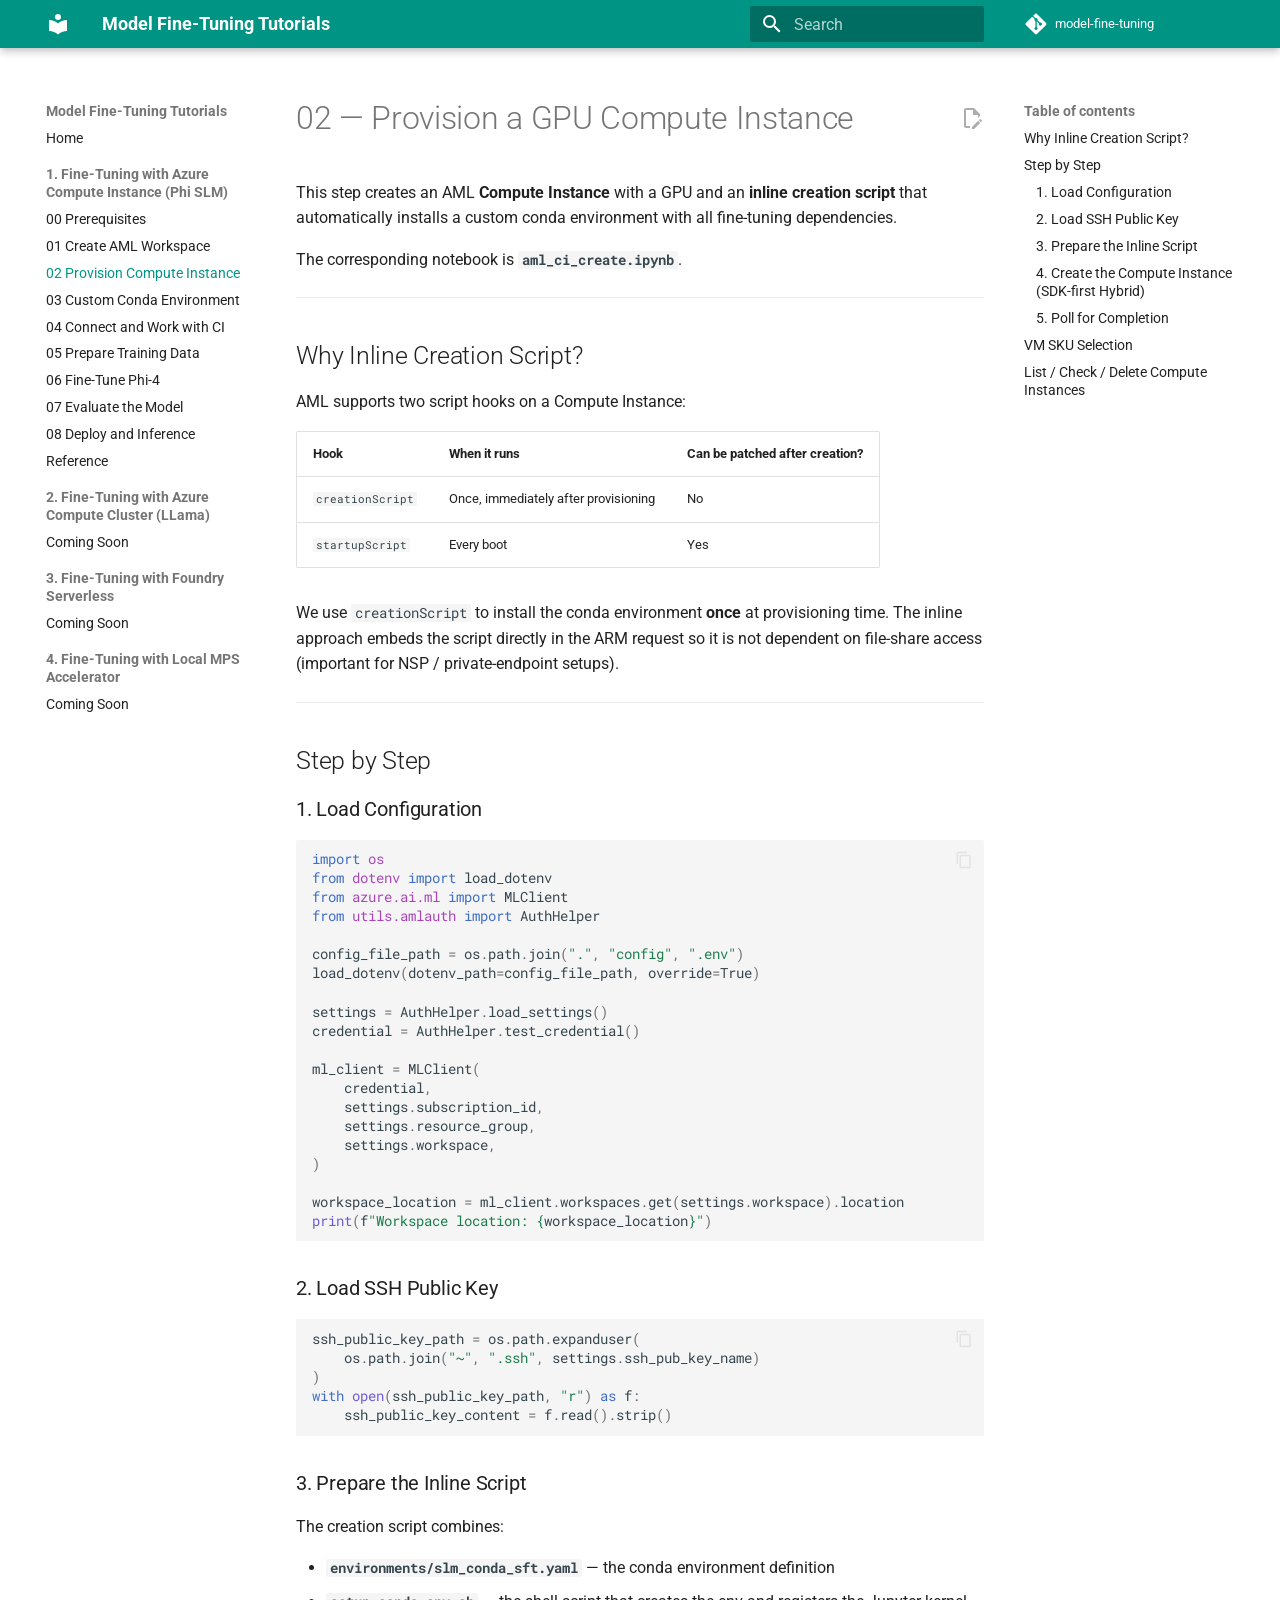
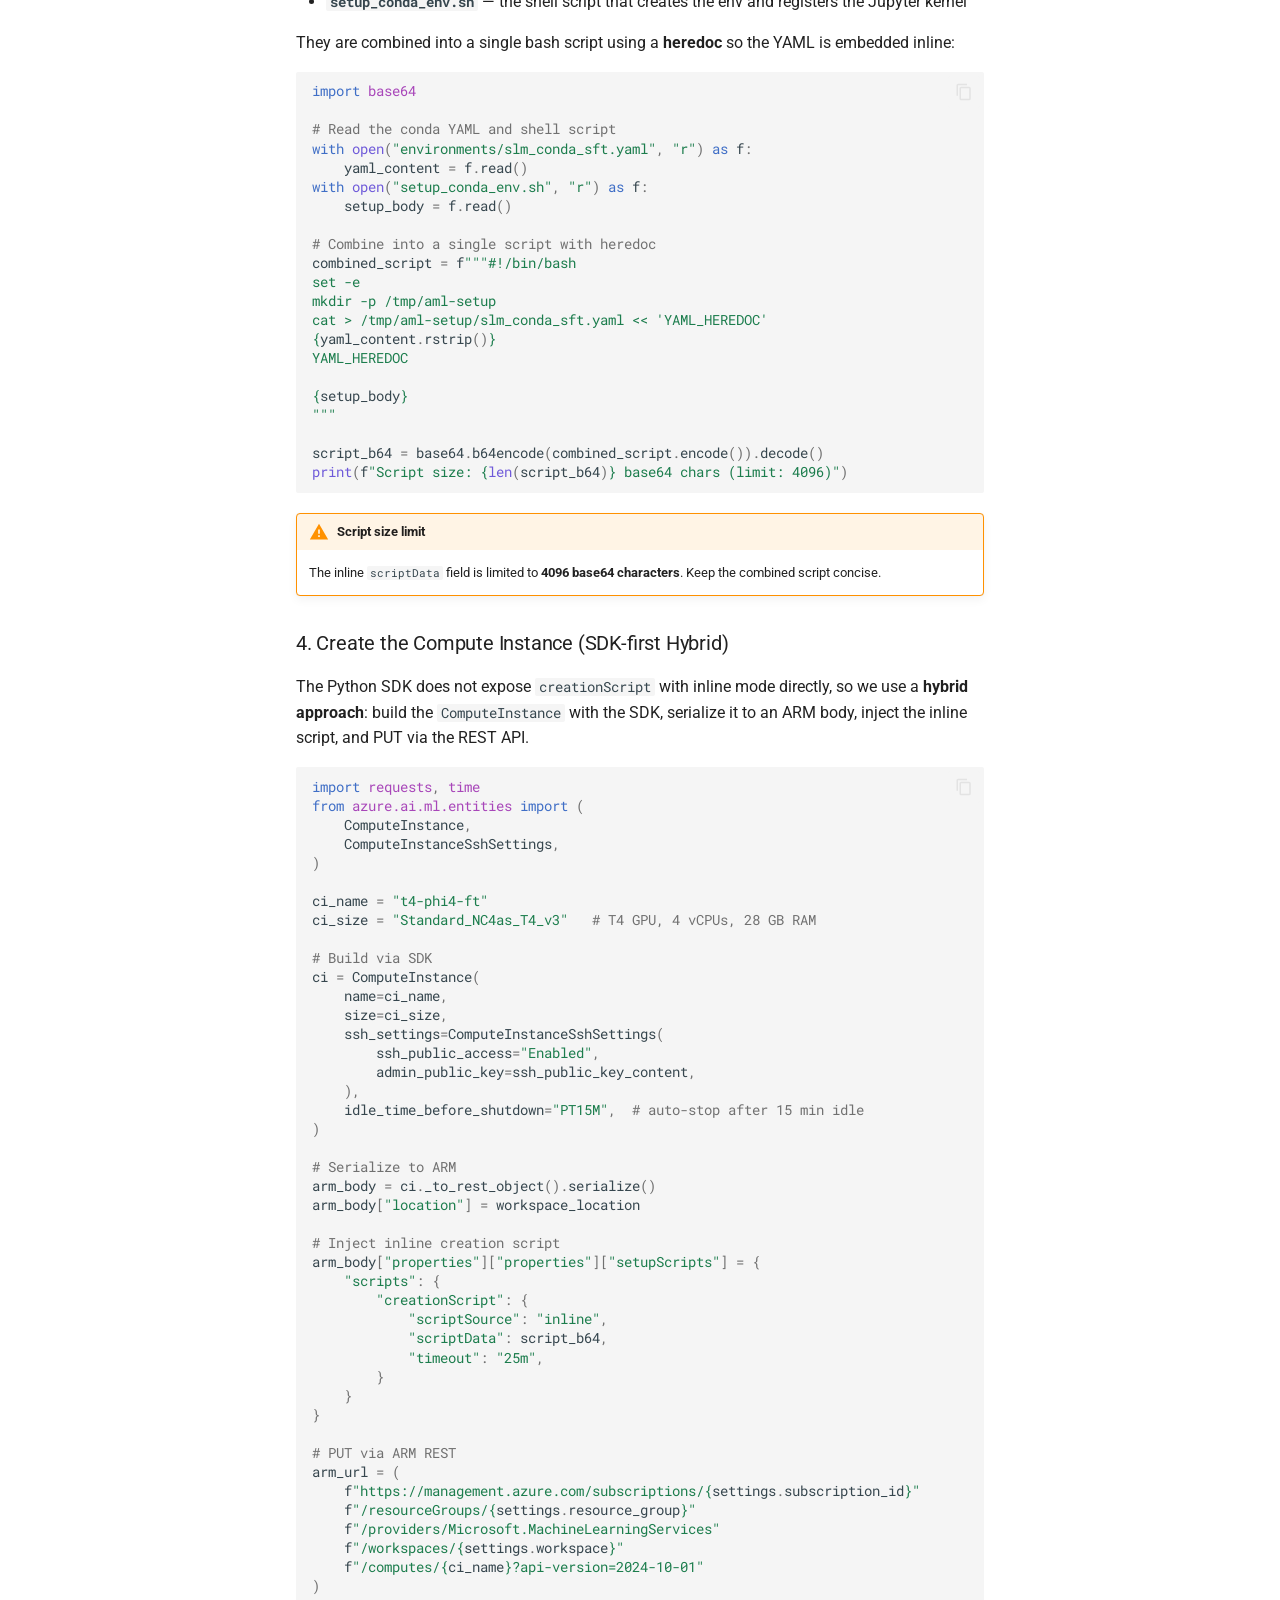
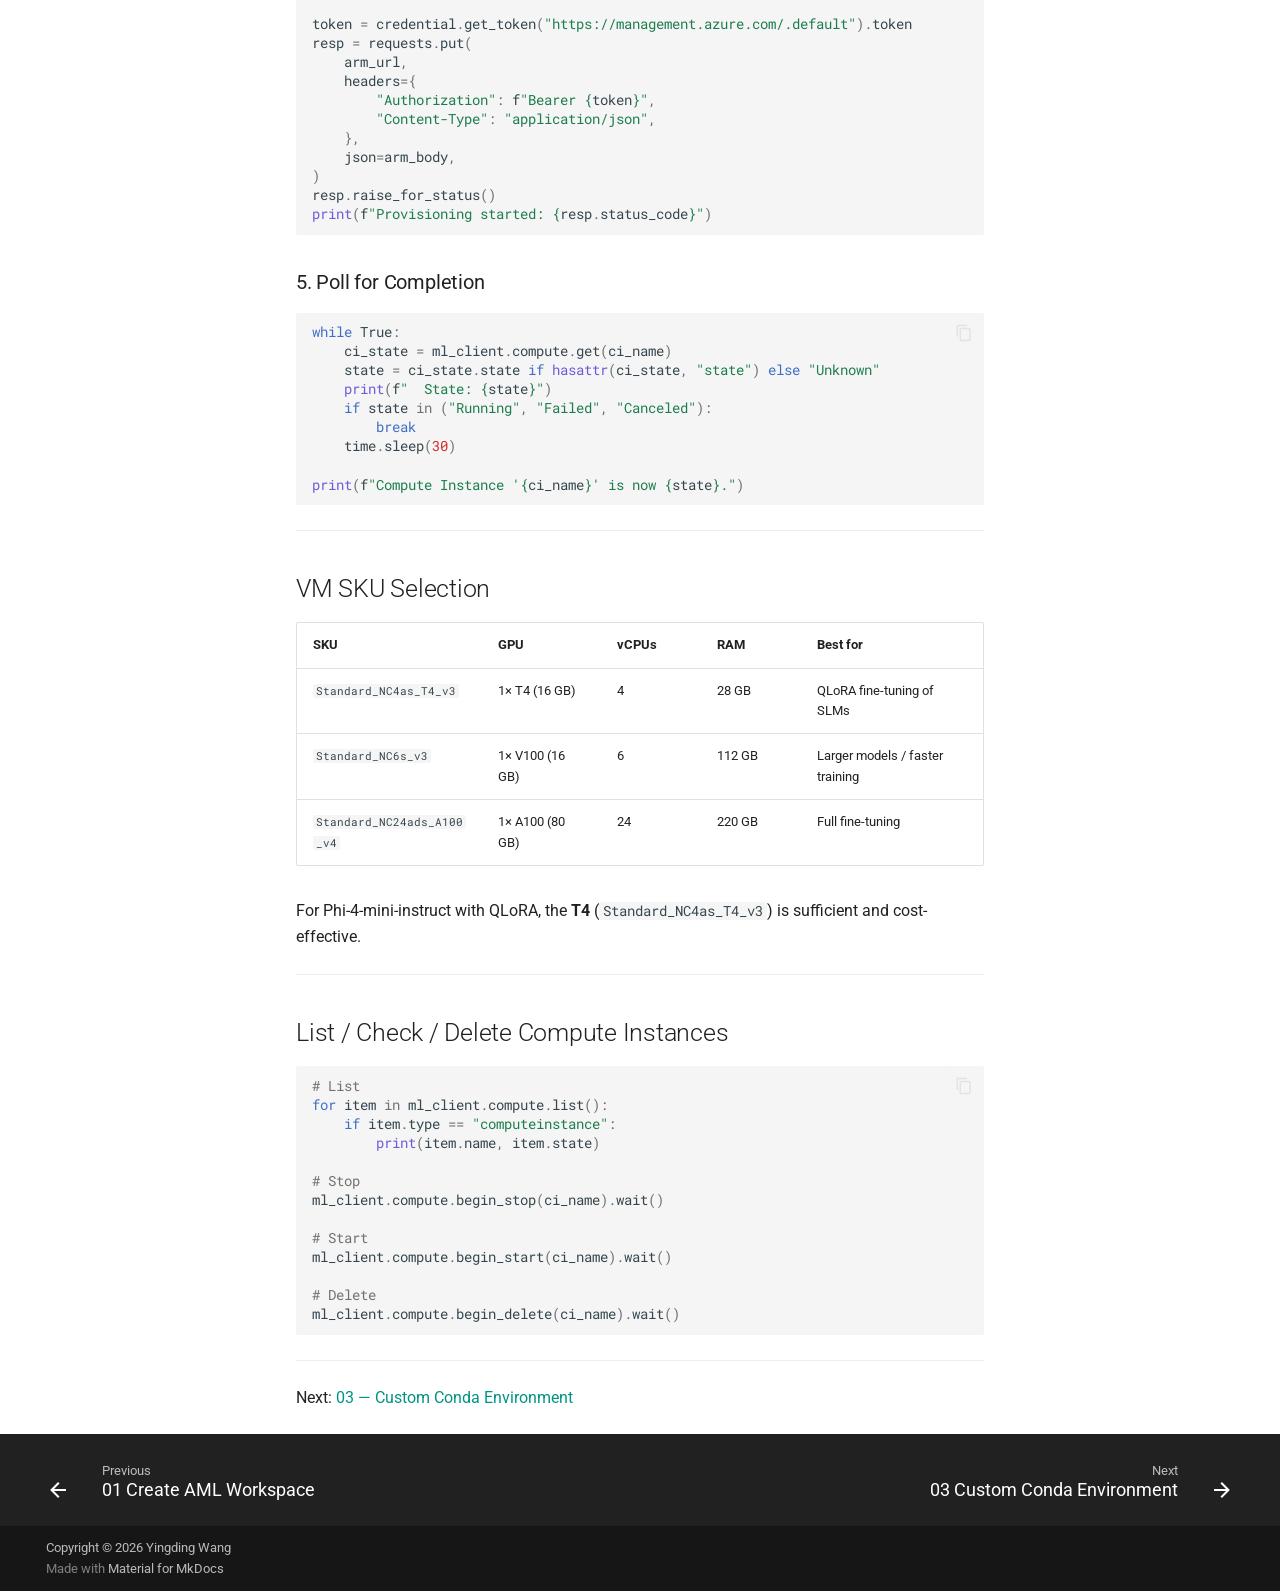
<file: 01-compute-instance/docs/02-provision-compute-instance/index.html>
<!doctype html>
<html lang="en" class="no-js">
  <head>
    
      <meta charset="utf-8">
      <meta name="viewport" content="width=device-width,initial-scale=1">
      
        <meta name="description" content="Step-by-step tutorial for fine-tuning Microsoft Phi-4 models on Azure Machine Learning GPU Compute Instances.">
      
      
        <meta name="author" content="Yingding Wang">
      
      
        <link rel="canonical" href="https://yingding.github.io/model-fine-tuning/01-compute-instance/docs/02-provision-compute-instance/">
      
      
        <link rel="prev" href="../01-create-aml-workspace/">
      
      
        <link rel="next" href="../03-custom-conda-environment/">
      
      
        
      
      
      <link rel="icon" href="../../../assets/images/favicon.png">
      <meta name="generator" content="mkdocs-1.6.1, mkdocs-material-9.7.6">
    
    
      
        <title>02 Provision Compute Instance - Model Fine-Tuning Tutorials</title>
      
    
    
      <link rel="stylesheet" href="../../../assets/stylesheets/main.484c7ddc.min.css">
      
        
        <link rel="stylesheet" href="../../../assets/stylesheets/palette.ab4e12ef.min.css">
      
      


    
    
      
    
    
      
        
        
        <link rel="preconnect" href="https://fonts.gstatic.com" crossorigin>
        <link rel="stylesheet" href="https://fonts.googleapis.com/css?family=Roboto:300,300i,400,400i,700,700i%7CRoboto+Mono:400,400i,700,700i&display=fallback">
        <style>:root{--md-text-font:"Roboto";--md-code-font:"Roboto Mono"}</style>
      
    
    
      <link rel="stylesheet" href="../../../assets/stylesheets/extra.css">
    
    <script>__md_scope=new URL("../../..",location),__md_hash=e=>[...e].reduce(((e,_)=>(e<<5)-e+_.charCodeAt(0)),0),__md_get=(e,_=localStorage,t=__md_scope)=>JSON.parse(_.getItem(t.pathname+"."+e)),__md_set=(e,_,t=localStorage,a=__md_scope)=>{try{t.setItem(a.pathname+"."+e,JSON.stringify(_))}catch(e){}}</script>
    
      

    
    
  </head>
  
  
    
    
      
    
    
    
    
    <body dir="ltr" data-md-color-scheme="default" data-md-color-primary="teal" data-md-color-accent="amber">
  
    
    <input class="md-toggle" data-md-toggle="drawer" type="checkbox" id="__drawer" autocomplete="off">
    <input class="md-toggle" data-md-toggle="search" type="checkbox" id="__search" autocomplete="off">
    <label class="md-overlay" for="__drawer"></label>
    <div data-md-component="skip">
      
        
        <a href="#02-provision-a-gpu-compute-instance" class="md-skip">
          Skip to content
        </a>
      
    </div>
    <div data-md-component="announce">
      
    </div>
    
    
      

  

<header class="md-header md-header--shadow" data-md-component="header">
  <nav class="md-header__inner md-grid" aria-label="Header">
    <a href="../../.." title="Model Fine-Tuning Tutorials" class="md-header__button md-logo" aria-label="Model Fine-Tuning Tutorials" data-md-component="logo">
      
  
  <svg xmlns="http://www.w3.org/2000/svg" viewBox="0 0 24 24"><path d="M12 8a3 3 0 0 0 3-3 3 3 0 0 0-3-3 3 3 0 0 0-3 3 3 3 0 0 0 3 3m0 3.54C9.64 9.35 6.5 8 3 8v11c3.5 0 6.64 1.35 9 3.54 2.36-2.19 5.5-3.54 9-3.54V8c-3.5 0-6.64 1.35-9 3.54"/></svg>

    </a>
    <label class="md-header__button md-icon" for="__drawer">
      
      <svg xmlns="http://www.w3.org/2000/svg" viewBox="0 0 24 24"><path d="M3 6h18v2H3zm0 5h18v2H3zm0 5h18v2H3z"/></svg>
    </label>
    <div class="md-header__title" data-md-component="header-title">
      <div class="md-header__ellipsis">
        <div class="md-header__topic">
          <span class="md-ellipsis">
            Model Fine-Tuning Tutorials
          </span>
        </div>
        <div class="md-header__topic" data-md-component="header-topic">
          <span class="md-ellipsis">
            
              02 Provision Compute Instance
            
          </span>
        </div>
      </div>
    </div>
    
      
        <form class="md-header__option" data-md-component="palette">
  
    
    
    
    <input class="md-option" data-md-color-media="" data-md-color-scheme="default" data-md-color-primary="teal" data-md-color-accent="amber"  aria-hidden="true"  type="radio" name="__palette" id="__palette_0">
    
  
</form>
      
    
    
      <script>var palette=__md_get("__palette");if(palette&&palette.color){if("(prefers-color-scheme)"===palette.color.media){var media=matchMedia("(prefers-color-scheme: light)"),input=document.querySelector(media.matches?"[data-md-color-media='(prefers-color-scheme: light)']":"[data-md-color-media='(prefers-color-scheme: dark)']");palette.color.media=input.getAttribute("data-md-color-media"),palette.color.scheme=input.getAttribute("data-md-color-scheme"),palette.color.primary=input.getAttribute("data-md-color-primary"),palette.color.accent=input.getAttribute("data-md-color-accent")}for(var[key,value]of Object.entries(palette.color))document.body.setAttribute("data-md-color-"+key,value)}</script>
    
    
    
      
      
        <label class="md-header__button md-icon" for="__search">
          
          <svg xmlns="http://www.w3.org/2000/svg" viewBox="0 0 24 24"><path d="M9.5 3A6.5 6.5 0 0 1 16 9.5c0 1.61-.59 3.09-1.56 4.23l.27.27h.79l5 5-1.5 1.5-5-5v-.79l-.27-.27A6.52 6.52 0 0 1 9.5 16 6.5 6.5 0 0 1 3 9.5 6.5 6.5 0 0 1 9.5 3m0 2C7 5 5 7 5 9.5S7 14 9.5 14 14 12 14 9.5 12 5 9.5 5"/></svg>
        </label>
        <div class="md-search" data-md-component="search" role="dialog">
  <label class="md-search__overlay" for="__search"></label>
  <div class="md-search__inner" role="search">
    <form class="md-search__form" name="search">
      <input type="text" class="md-search__input" name="query" aria-label="Search" placeholder="Search" autocapitalize="off" autocorrect="off" autocomplete="off" spellcheck="false" data-md-component="search-query" required>
      <label class="md-search__icon md-icon" for="__search">
        
        <svg xmlns="http://www.w3.org/2000/svg" viewBox="0 0 24 24"><path d="M9.5 3A6.5 6.5 0 0 1 16 9.5c0 1.61-.59 3.09-1.56 4.23l.27.27h.79l5 5-1.5 1.5-5-5v-.79l-.27-.27A6.52 6.52 0 0 1 9.5 16 6.5 6.5 0 0 1 3 9.5 6.5 6.5 0 0 1 9.5 3m0 2C7 5 5 7 5 9.5S7 14 9.5 14 14 12 14 9.5 12 5 9.5 5"/></svg>
        
        <svg xmlns="http://www.w3.org/2000/svg" viewBox="0 0 24 24"><path d="M20 11v2H8l5.5 5.5-1.42 1.42L4.16 12l7.92-7.92L13.5 5.5 8 11z"/></svg>
      </label>
      <nav class="md-search__options" aria-label="Search">
        
        <button type="reset" class="md-search__icon md-icon" title="Clear" aria-label="Clear" tabindex="-1">
          
          <svg xmlns="http://www.w3.org/2000/svg" viewBox="0 0 24 24"><path d="M19 6.41 17.59 5 12 10.59 6.41 5 5 6.41 10.59 12 5 17.59 6.41 19 12 13.41 17.59 19 19 17.59 13.41 12z"/></svg>
        </button>
      </nav>
      
    </form>
    <div class="md-search__output">
      <div class="md-search__scrollwrap" tabindex="0" data-md-scrollfix>
        <div class="md-search-result" data-md-component="search-result">
          <div class="md-search-result__meta">
            Initializing search
          </div>
          <ol class="md-search-result__list" role="presentation"></ol>
        </div>
      </div>
    </div>
  </div>
</div>
      
    
    
      <div class="md-header__source">
        <a href="https://github.com/yingding/model-fine-tuning" title="Go to repository" class="md-source" data-md-component="source">
  <div class="md-source__icon md-icon">
    
    <svg xmlns="http://www.w3.org/2000/svg" viewBox="0 0 448 512"><!--! Font Awesome Free 7.1.0 by @fontawesome - https://fontawesome.com License - https://fontawesome.com/license/free (Icons: CC BY 4.0, Fonts: SIL OFL 1.1, Code: MIT License) Copyright 2025 Fonticons, Inc.--><path d="M439.6 236.1 244 40.5c-5.4-5.5-12.8-8.5-20.4-8.5s-15 3-20.4 8.4L162.5 81l51.5 51.5c27.1-9.1 52.7 16.8 43.4 43.7l49.7 49.7c34.2-11.8 61.2 31 35.5 56.7-26.5 26.5-70.2-2.9-56-37.3L240.3 199v121.9c25.3 12.5 22.3 41.8 9.1 55-6.4 6.4-15.2 10.1-24.3 10.1s-17.8-3.6-24.3-10.1c-17.6-17.6-11.1-46.9 11.2-56v-123c-20.8-8.5-24.6-30.7-18.6-45L142.6 101 8.5 235.1C3 240.6 0 247.9 0 255.5s3 15 8.5 20.4l195.6 195.7c5.4 5.4 12.7 8.4 20.4 8.4s15-3 20.4-8.4l194.7-194.7c5.4-5.4 8.4-12.8 8.4-20.4s-3-15-8.4-20.4"/></svg>
  </div>
  <div class="md-source__repository">
    model-fine-tuning
  </div>
</a>
      </div>
    
  </nav>
  
</header>
    
    <div class="md-container" data-md-component="container">
      
      
        
          
        
      
      <main class="md-main" data-md-component="main">
        <div class="md-main__inner md-grid">
          
            
              
              <div class="md-sidebar md-sidebar--primary" data-md-component="sidebar" data-md-type="navigation" >
                <div class="md-sidebar__scrollwrap">
                  <div class="md-sidebar__inner">
                    



<nav class="md-nav md-nav--primary" aria-label="Navigation" data-md-level="0">
  <label class="md-nav__title" for="__drawer">
    <a href="../../.." title="Model Fine-Tuning Tutorials" class="md-nav__button md-logo" aria-label="Model Fine-Tuning Tutorials" data-md-component="logo">
      
  
  <svg xmlns="http://www.w3.org/2000/svg" viewBox="0 0 24 24"><path d="M12 8a3 3 0 0 0 3-3 3 3 0 0 0-3-3 3 3 0 0 0-3 3 3 3 0 0 0 3 3m0 3.54C9.64 9.35 6.5 8 3 8v11c3.5 0 6.64 1.35 9 3.54 2.36-2.19 5.5-3.54 9-3.54V8c-3.5 0-6.64 1.35-9 3.54"/></svg>

    </a>
    Model Fine-Tuning Tutorials
  </label>
  
    <div class="md-nav__source">
      <a href="https://github.com/yingding/model-fine-tuning" title="Go to repository" class="md-source" data-md-component="source">
  <div class="md-source__icon md-icon">
    
    <svg xmlns="http://www.w3.org/2000/svg" viewBox="0 0 448 512"><!--! Font Awesome Free 7.1.0 by @fontawesome - https://fontawesome.com License - https://fontawesome.com/license/free (Icons: CC BY 4.0, Fonts: SIL OFL 1.1, Code: MIT License) Copyright 2025 Fonticons, Inc.--><path d="M439.6 236.1 244 40.5c-5.4-5.5-12.8-8.5-20.4-8.5s-15 3-20.4 8.4L162.5 81l51.5 51.5c27.1-9.1 52.7 16.8 43.4 43.7l49.7 49.7c34.2-11.8 61.2 31 35.5 56.7-26.5 26.5-70.2-2.9-56-37.3L240.3 199v121.9c25.3 12.5 22.3 41.8 9.1 55-6.4 6.4-15.2 10.1-24.3 10.1s-17.8-3.6-24.3-10.1c-17.6-17.6-11.1-46.9 11.2-56v-123c-20.8-8.5-24.6-30.7-18.6-45L142.6 101 8.5 235.1C3 240.6 0 247.9 0 255.5s3 15 8.5 20.4l195.6 195.7c5.4 5.4 12.7 8.4 20.4 8.4s15-3 20.4-8.4l194.7-194.7c5.4-5.4 8.4-12.8 8.4-20.4s-3-15-8.4-20.4"/></svg>
  </div>
  <div class="md-source__repository">
    model-fine-tuning
  </div>
</a>
    </div>
  
  <ul class="md-nav__list" data-md-scrollfix>
    
      
      
  
  
  
  
    <li class="md-nav__item">
      <a href="../../.." class="md-nav__link">
        
  
  
  <span class="md-ellipsis">
    
  
    Home
  

    
  </span>
  
  

      </a>
    </li>
  

    
      
      
  
  
    
  
  
  
    
    
    
    
      
        
        
      
    
    
    <li class="md-nav__item md-nav__item--active md-nav__item--section md-nav__item--nested">
      
        
        
        <input class="md-nav__toggle md-toggle " type="checkbox" id="__nav_2" checked>
        
          
          <label class="md-nav__link" for="__nav_2" id="__nav_2_label" tabindex="">
            
  
  
  <span class="md-ellipsis">
    
  
    1. Fine-Tuning with Azure Compute Instance (Phi SLM)
  

    
  </span>
  
  

            <span class="md-nav__icon md-icon"></span>
          </label>
        
        <nav class="md-nav" data-md-level="1" aria-labelledby="__nav_2_label" aria-expanded="true">
          <label class="md-nav__title" for="__nav_2">
            <span class="md-nav__icon md-icon"></span>
            
  
    1. Fine-Tuning with Azure Compute Instance (Phi SLM)
  

          </label>
          <ul class="md-nav__list" data-md-scrollfix>
            
              
                
  
  
  
  
    <li class="md-nav__item">
      <a href="../00-prerequisites/" class="md-nav__link">
        
  
  
  <span class="md-ellipsis">
    
  
    00 Prerequisites
  

    
  </span>
  
  

      </a>
    </li>
  

              
            
              
                
  
  
  
  
    <li class="md-nav__item">
      <a href="../01-create-aml-workspace/" class="md-nav__link">
        
  
  
  <span class="md-ellipsis">
    
  
    01 Create AML Workspace
  

    
  </span>
  
  

      </a>
    </li>
  

              
            
              
                
  
  
    
  
  
  
    <li class="md-nav__item md-nav__item--active">
      
      <input class="md-nav__toggle md-toggle" type="checkbox" id="__toc">
      
      
        
      
      
        <label class="md-nav__link md-nav__link--active" for="__toc">
          
  
  
  <span class="md-ellipsis">
    
  
    02 Provision Compute Instance
  

    
  </span>
  
  

          <span class="md-nav__icon md-icon"></span>
        </label>
      
      <a href="./" class="md-nav__link md-nav__link--active">
        
  
  
  <span class="md-ellipsis">
    
  
    02 Provision Compute Instance
  

    
  </span>
  
  

      </a>
      
        

<nav class="md-nav md-nav--secondary" aria-label="Table of contents">
  
  
  
    
  
  
    <label class="md-nav__title" for="__toc">
      <span class="md-nav__icon md-icon"></span>
      Table of contents
    </label>
    <ul class="md-nav__list" data-md-component="toc" data-md-scrollfix>
      
        <li class="md-nav__item">
  <a href="#why-inline-creation-script" class="md-nav__link">
    <span class="md-ellipsis">
      
        Why Inline Creation Script?
      
    </span>
  </a>
  
</li>
      
        <li class="md-nav__item">
  <a href="#step-by-step" class="md-nav__link">
    <span class="md-ellipsis">
      
        Step by Step
      
    </span>
  </a>
  
    <nav class="md-nav" aria-label="Step by Step">
      <ul class="md-nav__list">
        
          <li class="md-nav__item">
  <a href="#1-load-configuration" class="md-nav__link">
    <span class="md-ellipsis">
      
        1. Load Configuration
      
    </span>
  </a>
  
</li>
        
          <li class="md-nav__item">
  <a href="#2-load-ssh-public-key" class="md-nav__link">
    <span class="md-ellipsis">
      
        2. Load SSH Public Key
      
    </span>
  </a>
  
</li>
        
          <li class="md-nav__item">
  <a href="#3-prepare-the-inline-script" class="md-nav__link">
    <span class="md-ellipsis">
      
        3. Prepare the Inline Script
      
    </span>
  </a>
  
</li>
        
          <li class="md-nav__item">
  <a href="#4-create-the-compute-instance-sdk-first-hybrid" class="md-nav__link">
    <span class="md-ellipsis">
      
        4. Create the Compute Instance (SDK-first Hybrid)
      
    </span>
  </a>
  
</li>
        
          <li class="md-nav__item">
  <a href="#5-poll-for-completion" class="md-nav__link">
    <span class="md-ellipsis">
      
        5. Poll for Completion
      
    </span>
  </a>
  
</li>
        
      </ul>
    </nav>
  
</li>
      
        <li class="md-nav__item">
  <a href="#vm-sku-selection" class="md-nav__link">
    <span class="md-ellipsis">
      
        VM SKU Selection
      
    </span>
  </a>
  
</li>
      
        <li class="md-nav__item">
  <a href="#list-check-delete-compute-instances" class="md-nav__link">
    <span class="md-ellipsis">
      
        List / Check / Delete Compute Instances
      
    </span>
  </a>
  
</li>
      
    </ul>
  
</nav>
      
    </li>
  

              
            
              
                
  
  
  
  
    <li class="md-nav__item">
      <a href="../03-custom-conda-environment/" class="md-nav__link">
        
  
  
  <span class="md-ellipsis">
    
  
    03 Custom Conda Environment
  

    
  </span>
  
  

      </a>
    </li>
  

              
            
              
                
  
  
  
  
    <li class="md-nav__item">
      <a href="../04-connect-and-work-with-ci/" class="md-nav__link">
        
  
  
  <span class="md-ellipsis">
    
  
    04 Connect and Work with CI
  

    
  </span>
  
  

      </a>
    </li>
  

              
            
              
                
  
  
  
  
    <li class="md-nav__item">
      <a href="../05-prepare-training-data/" class="md-nav__link">
        
  
  
  <span class="md-ellipsis">
    
  
    05 Prepare Training Data
  

    
  </span>
  
  

      </a>
    </li>
  

              
            
              
                
  
  
  
  
    <li class="md-nav__item">
      <a href="../06-fine-tune-phi4/" class="md-nav__link">
        
  
  
  <span class="md-ellipsis">
    
  
    06 Fine-Tune Phi-4
  

    
  </span>
  
  

      </a>
    </li>
  

              
            
              
                
  
  
  
  
    <li class="md-nav__item">
      <a href="../07-evaluate-model/" class="md-nav__link">
        
  
  
  <span class="md-ellipsis">
    
  
    07 Evaluate the Model
  

    
  </span>
  
  

      </a>
    </li>
  

              
            
              
                
  
  
  
  
    <li class="md-nav__item">
      <a href="../08-deploy-and-inference/" class="md-nav__link">
        
  
  
  <span class="md-ellipsis">
    
  
    08 Deploy and Inference
  

    
  </span>
  
  

      </a>
    </li>
  

              
            
              
                
  
  
  
  
    <li class="md-nav__item">
      <a href="../reference/" class="md-nav__link">
        
  
  
  <span class="md-ellipsis">
    
  
    Reference
  

    
  </span>
  
  

      </a>
    </li>
  

              
            
          </ul>
        </nav>
      
    </li>
  

    
      
      
  
  
  
  
    
    
    
    
      
        
        
      
    
    
    <li class="md-nav__item md-nav__item--section md-nav__item--nested">
      
        
        
          
        
        <input class="md-nav__toggle md-toggle md-toggle--indeterminate" type="checkbox" id="__nav_3" >
        
          
          <label class="md-nav__link" for="__nav_3" id="__nav_3_label" tabindex="">
            
  
  
  <span class="md-ellipsis">
    
  
    2. Fine-Tuning with Azure Compute Cluster (LLama)
  

    
  </span>
  
  

            <span class="md-nav__icon md-icon"></span>
          </label>
        
        <nav class="md-nav" data-md-level="1" aria-labelledby="__nav_3_label" aria-expanded="false">
          <label class="md-nav__title" for="__nav_3">
            <span class="md-nav__icon md-icon"></span>
            
  
    2. Fine-Tuning with Azure Compute Cluster (LLama)
  

          </label>
          <ul class="md-nav__list" data-md-scrollfix>
            
              
                
  
  
  
  
    <li class="md-nav__item">
      <a href="../../../02-compute-cluster/" class="md-nav__link">
        
  
  
  <span class="md-ellipsis">
    
  
    Coming Soon
  

    
  </span>
  
  

      </a>
    </li>
  

              
            
          </ul>
        </nav>
      
    </li>
  

    
      
      
  
  
  
  
    
    
    
    
      
        
        
      
    
    
    <li class="md-nav__item md-nav__item--section md-nav__item--nested">
      
        
        
          
        
        <input class="md-nav__toggle md-toggle md-toggle--indeterminate" type="checkbox" id="__nav_4" >
        
          
          <label class="md-nav__link" for="__nav_4" id="__nav_4_label" tabindex="">
            
  
  
  <span class="md-ellipsis">
    
  
    3. Fine-Tuning with Foundry Serverless
  

    
  </span>
  
  

            <span class="md-nav__icon md-icon"></span>
          </label>
        
        <nav class="md-nav" data-md-level="1" aria-labelledby="__nav_4_label" aria-expanded="false">
          <label class="md-nav__title" for="__nav_4">
            <span class="md-nav__icon md-icon"></span>
            
  
    3. Fine-Tuning with Foundry Serverless
  

          </label>
          <ul class="md-nav__list" data-md-scrollfix>
            
              
                
  
  
  
  
    <li class="md-nav__item">
      <a href="../../../03-foundry-serverless/" class="md-nav__link">
        
  
  
  <span class="md-ellipsis">
    
  
    Coming Soon
  

    
  </span>
  
  

      </a>
    </li>
  

              
            
          </ul>
        </nav>
      
    </li>
  

    
      
      
  
  
  
  
    
    
    
    
      
        
        
      
    
    
    <li class="md-nav__item md-nav__item--section md-nav__item--nested">
      
        
        
          
        
        <input class="md-nav__toggle md-toggle md-toggle--indeterminate" type="checkbox" id="__nav_5" >
        
          
          <label class="md-nav__link" for="__nav_5" id="__nav_5_label" tabindex="">
            
  
  
  <span class="md-ellipsis">
    
  
    4. Fine-Tuning with Local MPS Accelerator
  

    
  </span>
  
  

            <span class="md-nav__icon md-icon"></span>
          </label>
        
        <nav class="md-nav" data-md-level="1" aria-labelledby="__nav_5_label" aria-expanded="false">
          <label class="md-nav__title" for="__nav_5">
            <span class="md-nav__icon md-icon"></span>
            
  
    4. Fine-Tuning with Local MPS Accelerator
  

          </label>
          <ul class="md-nav__list" data-md-scrollfix>
            
              
                
  
  
  
  
    <li class="md-nav__item">
      <a href="../../../04-local-mps/" class="md-nav__link">
        
  
  
  <span class="md-ellipsis">
    
  
    Coming Soon
  

    
  </span>
  
  

      </a>
    </li>
  

              
            
          </ul>
        </nav>
      
    </li>
  

    
  </ul>
</nav>
                  </div>
                </div>
              </div>
            
            
              
              <div class="md-sidebar md-sidebar--secondary" data-md-component="sidebar" data-md-type="toc" >
                <div class="md-sidebar__scrollwrap">
                  <div class="md-sidebar__inner">
                    

<nav class="md-nav md-nav--secondary" aria-label="Table of contents">
  
  
  
    
  
  
    <label class="md-nav__title" for="__toc">
      <span class="md-nav__icon md-icon"></span>
      Table of contents
    </label>
    <ul class="md-nav__list" data-md-component="toc" data-md-scrollfix>
      
        <li class="md-nav__item">
  <a href="#why-inline-creation-script" class="md-nav__link">
    <span class="md-ellipsis">
      
        Why Inline Creation Script?
      
    </span>
  </a>
  
</li>
      
        <li class="md-nav__item">
  <a href="#step-by-step" class="md-nav__link">
    <span class="md-ellipsis">
      
        Step by Step
      
    </span>
  </a>
  
    <nav class="md-nav" aria-label="Step by Step">
      <ul class="md-nav__list">
        
          <li class="md-nav__item">
  <a href="#1-load-configuration" class="md-nav__link">
    <span class="md-ellipsis">
      
        1. Load Configuration
      
    </span>
  </a>
  
</li>
        
          <li class="md-nav__item">
  <a href="#2-load-ssh-public-key" class="md-nav__link">
    <span class="md-ellipsis">
      
        2. Load SSH Public Key
      
    </span>
  </a>
  
</li>
        
          <li class="md-nav__item">
  <a href="#3-prepare-the-inline-script" class="md-nav__link">
    <span class="md-ellipsis">
      
        3. Prepare the Inline Script
      
    </span>
  </a>
  
</li>
        
          <li class="md-nav__item">
  <a href="#4-create-the-compute-instance-sdk-first-hybrid" class="md-nav__link">
    <span class="md-ellipsis">
      
        4. Create the Compute Instance (SDK-first Hybrid)
      
    </span>
  </a>
  
</li>
        
          <li class="md-nav__item">
  <a href="#5-poll-for-completion" class="md-nav__link">
    <span class="md-ellipsis">
      
        5. Poll for Completion
      
    </span>
  </a>
  
</li>
        
      </ul>
    </nav>
  
</li>
      
        <li class="md-nav__item">
  <a href="#vm-sku-selection" class="md-nav__link">
    <span class="md-ellipsis">
      
        VM SKU Selection
      
    </span>
  </a>
  
</li>
      
        <li class="md-nav__item">
  <a href="#list-check-delete-compute-instances" class="md-nav__link">
    <span class="md-ellipsis">
      
        List / Check / Delete Compute Instances
      
    </span>
  </a>
  
</li>
      
    </ul>
  
</nav>
                  </div>
                </div>
              </div>
            
          
          
            <div class="md-content" data-md-component="content">
              
              <article class="md-content__inner md-typeset">
                
                  


  
    <a href="https://github.com/yingding/model-fine-tuning/edit/main/01-compute-instance/docs/02-provision-compute-instance.md" title="Edit this page" class="md-content__button md-icon" rel="edit">
      
      <svg xmlns="http://www.w3.org/2000/svg" viewBox="0 0 24 24"><path d="M10 20H6V4h7v5h5v3.1l2-2V8l-6-6H6c-1.1 0-2 .9-2 2v16c0 1.1.9 2 2 2h4zm10.2-7c.1 0 .3.1.4.2l1.3 1.3c.2.2.2.6 0 .8l-1 1-2.1-2.1 1-1c.1-.1.2-.2.4-.2m0 3.9L14.1 23H12v-2.1l6.1-6.1z"/></svg>
    </a>
  
  


<h1 id="02-provision-a-gpu-compute-instance">02 — Provision a GPU Compute Instance</h1>
<p>This step creates an AML <strong>Compute Instance</strong> with a GPU and an <strong>inline
creation script</strong> that automatically installs a custom conda environment with all
fine-tuning dependencies.</p>
<p>The corresponding notebook is <strong><code>aml_ci_create.ipynb</code></strong>.</p>
<hr />
<h2 id="why-inline-creation-script">Why Inline Creation Script?</h2>
<p>AML supports two script hooks on a Compute Instance:</p>
<table>
<thead>
<tr>
<th>Hook</th>
<th>When it runs</th>
<th>Can be patched after creation?</th>
</tr>
</thead>
<tbody>
<tr>
<td><code>creationScript</code></td>
<td>Once, immediately after provisioning</td>
<td>No</td>
</tr>
<tr>
<td><code>startupScript</code></td>
<td>Every boot</td>
<td>Yes</td>
</tr>
</tbody>
</table>
<p>We use <code>creationScript</code> to install the conda environment <strong>once</strong> at provisioning
time. The inline approach embeds the script directly in the ARM request so it is
not dependent on file-share access (important for NSP / private-endpoint setups).</p>
<hr />
<h2 id="step-by-step">Step by Step</h2>
<h3 id="1-load-configuration">1. Load Configuration</h3>
<div class="highlight"><pre><span></span><code><a id="__codelineno-0-1" name="__codelineno-0-1" href="#__codelineno-0-1"></a><span class="kn">import</span><span class="w"> </span><span class="nn">os</span>
<a id="__codelineno-0-2" name="__codelineno-0-2" href="#__codelineno-0-2"></a><span class="kn">from</span><span class="w"> </span><span class="nn">dotenv</span><span class="w"> </span><span class="kn">import</span> <span class="n">load_dotenv</span>
<a id="__codelineno-0-3" name="__codelineno-0-3" href="#__codelineno-0-3"></a><span class="kn">from</span><span class="w"> </span><span class="nn">azure.ai.ml</span><span class="w"> </span><span class="kn">import</span> <span class="n">MLClient</span>
<a id="__codelineno-0-4" name="__codelineno-0-4" href="#__codelineno-0-4"></a><span class="kn">from</span><span class="w"> </span><span class="nn">utils.amlauth</span><span class="w"> </span><span class="kn">import</span> <span class="n">AuthHelper</span>
<a id="__codelineno-0-5" name="__codelineno-0-5" href="#__codelineno-0-5"></a>
<a id="__codelineno-0-6" name="__codelineno-0-6" href="#__codelineno-0-6"></a><span class="n">config_file_path</span> <span class="o">=</span> <span class="n">os</span><span class="o">.</span><span class="n">path</span><span class="o">.</span><span class="n">join</span><span class="p">(</span><span class="s2">&quot;.&quot;</span><span class="p">,</span> <span class="s2">&quot;config&quot;</span><span class="p">,</span> <span class="s2">&quot;.env&quot;</span><span class="p">)</span>
<a id="__codelineno-0-7" name="__codelineno-0-7" href="#__codelineno-0-7"></a><span class="n">load_dotenv</span><span class="p">(</span><span class="n">dotenv_path</span><span class="o">=</span><span class="n">config_file_path</span><span class="p">,</span> <span class="n">override</span><span class="o">=</span><span class="kc">True</span><span class="p">)</span>
<a id="__codelineno-0-8" name="__codelineno-0-8" href="#__codelineno-0-8"></a>
<a id="__codelineno-0-9" name="__codelineno-0-9" href="#__codelineno-0-9"></a><span class="n">settings</span> <span class="o">=</span> <span class="n">AuthHelper</span><span class="o">.</span><span class="n">load_settings</span><span class="p">()</span>
<a id="__codelineno-0-10" name="__codelineno-0-10" href="#__codelineno-0-10"></a><span class="n">credential</span> <span class="o">=</span> <span class="n">AuthHelper</span><span class="o">.</span><span class="n">test_credential</span><span class="p">()</span>
<a id="__codelineno-0-11" name="__codelineno-0-11" href="#__codelineno-0-11"></a>
<a id="__codelineno-0-12" name="__codelineno-0-12" href="#__codelineno-0-12"></a><span class="n">ml_client</span> <span class="o">=</span> <span class="n">MLClient</span><span class="p">(</span>
<a id="__codelineno-0-13" name="__codelineno-0-13" href="#__codelineno-0-13"></a>    <span class="n">credential</span><span class="p">,</span>
<a id="__codelineno-0-14" name="__codelineno-0-14" href="#__codelineno-0-14"></a>    <span class="n">settings</span><span class="o">.</span><span class="n">subscription_id</span><span class="p">,</span>
<a id="__codelineno-0-15" name="__codelineno-0-15" href="#__codelineno-0-15"></a>    <span class="n">settings</span><span class="o">.</span><span class="n">resource_group</span><span class="p">,</span>
<a id="__codelineno-0-16" name="__codelineno-0-16" href="#__codelineno-0-16"></a>    <span class="n">settings</span><span class="o">.</span><span class="n">workspace</span><span class="p">,</span>
<a id="__codelineno-0-17" name="__codelineno-0-17" href="#__codelineno-0-17"></a><span class="p">)</span>
<a id="__codelineno-0-18" name="__codelineno-0-18" href="#__codelineno-0-18"></a>
<a id="__codelineno-0-19" name="__codelineno-0-19" href="#__codelineno-0-19"></a><span class="n">workspace_location</span> <span class="o">=</span> <span class="n">ml_client</span><span class="o">.</span><span class="n">workspaces</span><span class="o">.</span><span class="n">get</span><span class="p">(</span><span class="n">settings</span><span class="o">.</span><span class="n">workspace</span><span class="p">)</span><span class="o">.</span><span class="n">location</span>
<a id="__codelineno-0-20" name="__codelineno-0-20" href="#__codelineno-0-20"></a><span class="nb">print</span><span class="p">(</span><span class="sa">f</span><span class="s2">&quot;Workspace location: </span><span class="si">{</span><span class="n">workspace_location</span><span class="si">}</span><span class="s2">&quot;</span><span class="p">)</span>
</code></pre></div>
<h3 id="2-load-ssh-public-key">2. Load SSH Public Key</h3>
<div class="highlight"><pre><span></span><code><a id="__codelineno-1-1" name="__codelineno-1-1" href="#__codelineno-1-1"></a><span class="n">ssh_public_key_path</span> <span class="o">=</span> <span class="n">os</span><span class="o">.</span><span class="n">path</span><span class="o">.</span><span class="n">expanduser</span><span class="p">(</span>
<a id="__codelineno-1-2" name="__codelineno-1-2" href="#__codelineno-1-2"></a>    <span class="n">os</span><span class="o">.</span><span class="n">path</span><span class="o">.</span><span class="n">join</span><span class="p">(</span><span class="s2">&quot;~&quot;</span><span class="p">,</span> <span class="s2">&quot;.ssh&quot;</span><span class="p">,</span> <span class="n">settings</span><span class="o">.</span><span class="n">ssh_pub_key_name</span><span class="p">)</span>
<a id="__codelineno-1-3" name="__codelineno-1-3" href="#__codelineno-1-3"></a><span class="p">)</span>
<a id="__codelineno-1-4" name="__codelineno-1-4" href="#__codelineno-1-4"></a><span class="k">with</span> <span class="nb">open</span><span class="p">(</span><span class="n">ssh_public_key_path</span><span class="p">,</span> <span class="s2">&quot;r&quot;</span><span class="p">)</span> <span class="k">as</span> <span class="n">f</span><span class="p">:</span>
<a id="__codelineno-1-5" name="__codelineno-1-5" href="#__codelineno-1-5"></a>    <span class="n">ssh_public_key_content</span> <span class="o">=</span> <span class="n">f</span><span class="o">.</span><span class="n">read</span><span class="p">()</span><span class="o">.</span><span class="n">strip</span><span class="p">()</span>
</code></pre></div>
<h3 id="3-prepare-the-inline-script">3. Prepare the Inline Script</h3>
<p>The creation script combines:</p>
<ul>
<li><strong><code>environments/slm_conda_sft.yaml</code></strong> — the conda environment definition</li>
<li><strong><code>setup_conda_env.sh</code></strong> — the shell script that creates the env and registers
  the Jupyter kernel</li>
</ul>
<p>They are combined into a single bash script using a <strong>heredoc</strong> so the YAML is
embedded inline:</p>
<div class="highlight"><pre><span></span><code><a id="__codelineno-2-1" name="__codelineno-2-1" href="#__codelineno-2-1"></a><span class="kn">import</span><span class="w"> </span><span class="nn">base64</span>
<a id="__codelineno-2-2" name="__codelineno-2-2" href="#__codelineno-2-2"></a>
<a id="__codelineno-2-3" name="__codelineno-2-3" href="#__codelineno-2-3"></a><span class="c1"># Read the conda YAML and shell script</span>
<a id="__codelineno-2-4" name="__codelineno-2-4" href="#__codelineno-2-4"></a><span class="k">with</span> <span class="nb">open</span><span class="p">(</span><span class="s2">&quot;environments/slm_conda_sft.yaml&quot;</span><span class="p">,</span> <span class="s2">&quot;r&quot;</span><span class="p">)</span> <span class="k">as</span> <span class="n">f</span><span class="p">:</span>
<a id="__codelineno-2-5" name="__codelineno-2-5" href="#__codelineno-2-5"></a>    <span class="n">yaml_content</span> <span class="o">=</span> <span class="n">f</span><span class="o">.</span><span class="n">read</span><span class="p">()</span>
<a id="__codelineno-2-6" name="__codelineno-2-6" href="#__codelineno-2-6"></a><span class="k">with</span> <span class="nb">open</span><span class="p">(</span><span class="s2">&quot;setup_conda_env.sh&quot;</span><span class="p">,</span> <span class="s2">&quot;r&quot;</span><span class="p">)</span> <span class="k">as</span> <span class="n">f</span><span class="p">:</span>
<a id="__codelineno-2-7" name="__codelineno-2-7" href="#__codelineno-2-7"></a>    <span class="n">setup_body</span> <span class="o">=</span> <span class="n">f</span><span class="o">.</span><span class="n">read</span><span class="p">()</span>
<a id="__codelineno-2-8" name="__codelineno-2-8" href="#__codelineno-2-8"></a>
<a id="__codelineno-2-9" name="__codelineno-2-9" href="#__codelineno-2-9"></a><span class="c1"># Combine into a single script with heredoc</span>
<a id="__codelineno-2-10" name="__codelineno-2-10" href="#__codelineno-2-10"></a><span class="n">combined_script</span> <span class="o">=</span> <span class="sa">f</span><span class="s2">&quot;&quot;&quot;#!/bin/bash</span>
<a id="__codelineno-2-11" name="__codelineno-2-11" href="#__codelineno-2-11"></a><span class="s2">set -e</span>
<a id="__codelineno-2-12" name="__codelineno-2-12" href="#__codelineno-2-12"></a><span class="s2">mkdir -p /tmp/aml-setup</span>
<a id="__codelineno-2-13" name="__codelineno-2-13" href="#__codelineno-2-13"></a><span class="s2">cat &gt; /tmp/aml-setup/slm_conda_sft.yaml &lt;&lt; &#39;YAML_HEREDOC&#39;</span>
<a id="__codelineno-2-14" name="__codelineno-2-14" href="#__codelineno-2-14"></a><span class="si">{</span><span class="n">yaml_content</span><span class="o">.</span><span class="n">rstrip</span><span class="p">()</span><span class="si">}</span>
<a id="__codelineno-2-15" name="__codelineno-2-15" href="#__codelineno-2-15"></a><span class="s2">YAML_HEREDOC</span>
<a id="__codelineno-2-16" name="__codelineno-2-16" href="#__codelineno-2-16"></a>
<a id="__codelineno-2-17" name="__codelineno-2-17" href="#__codelineno-2-17"></a><span class="si">{</span><span class="n">setup_body</span><span class="si">}</span>
<a id="__codelineno-2-18" name="__codelineno-2-18" href="#__codelineno-2-18"></a><span class="s2">&quot;&quot;&quot;</span>
<a id="__codelineno-2-19" name="__codelineno-2-19" href="#__codelineno-2-19"></a>
<a id="__codelineno-2-20" name="__codelineno-2-20" href="#__codelineno-2-20"></a><span class="n">script_b64</span> <span class="o">=</span> <span class="n">base64</span><span class="o">.</span><span class="n">b64encode</span><span class="p">(</span><span class="n">combined_script</span><span class="o">.</span><span class="n">encode</span><span class="p">())</span><span class="o">.</span><span class="n">decode</span><span class="p">()</span>
<a id="__codelineno-2-21" name="__codelineno-2-21" href="#__codelineno-2-21"></a><span class="nb">print</span><span class="p">(</span><span class="sa">f</span><span class="s2">&quot;Script size: </span><span class="si">{</span><span class="nb">len</span><span class="p">(</span><span class="n">script_b64</span><span class="p">)</span><span class="si">}</span><span class="s2"> base64 chars (limit: 4096)&quot;</span><span class="p">)</span>
</code></pre></div>
<div class="admonition warning">
<p class="admonition-title">Script size limit</p>
<p>The inline <code>scriptData</code> field is limited to <strong>4096 base64 characters</strong>. Keep
the combined script concise.</p>
</div>
<h3 id="4-create-the-compute-instance-sdk-first-hybrid">4. Create the Compute Instance (SDK-first Hybrid)</h3>
<p>The Python SDK does not expose <code>creationScript</code> with inline mode directly, so we
use a <strong>hybrid approach</strong>: build the <code>ComputeInstance</code> with the SDK, serialize it
to an ARM body, inject the inline script, and PUT via the REST API.</p>
<div class="highlight"><pre><span></span><code><a id="__codelineno-3-1" name="__codelineno-3-1" href="#__codelineno-3-1"></a><span class="kn">import</span><span class="w"> </span><span class="nn">requests</span><span class="o">,</span><span class="w"> </span><span class="nn">time</span>
<a id="__codelineno-3-2" name="__codelineno-3-2" href="#__codelineno-3-2"></a><span class="kn">from</span><span class="w"> </span><span class="nn">azure.ai.ml.entities</span><span class="w"> </span><span class="kn">import</span> <span class="p">(</span>
<a id="__codelineno-3-3" name="__codelineno-3-3" href="#__codelineno-3-3"></a>    <span class="n">ComputeInstance</span><span class="p">,</span>
<a id="__codelineno-3-4" name="__codelineno-3-4" href="#__codelineno-3-4"></a>    <span class="n">ComputeInstanceSshSettings</span><span class="p">,</span>
<a id="__codelineno-3-5" name="__codelineno-3-5" href="#__codelineno-3-5"></a><span class="p">)</span>
<a id="__codelineno-3-6" name="__codelineno-3-6" href="#__codelineno-3-6"></a>
<a id="__codelineno-3-7" name="__codelineno-3-7" href="#__codelineno-3-7"></a><span class="n">ci_name</span> <span class="o">=</span> <span class="s2">&quot;t4-phi4-ft&quot;</span>
<a id="__codelineno-3-8" name="__codelineno-3-8" href="#__codelineno-3-8"></a><span class="n">ci_size</span> <span class="o">=</span> <span class="s2">&quot;Standard_NC4as_T4_v3&quot;</span>   <span class="c1"># T4 GPU, 4 vCPUs, 28 GB RAM</span>
<a id="__codelineno-3-9" name="__codelineno-3-9" href="#__codelineno-3-9"></a>
<a id="__codelineno-3-10" name="__codelineno-3-10" href="#__codelineno-3-10"></a><span class="c1"># Build via SDK</span>
<a id="__codelineno-3-11" name="__codelineno-3-11" href="#__codelineno-3-11"></a><span class="n">ci</span> <span class="o">=</span> <span class="n">ComputeInstance</span><span class="p">(</span>
<a id="__codelineno-3-12" name="__codelineno-3-12" href="#__codelineno-3-12"></a>    <span class="n">name</span><span class="o">=</span><span class="n">ci_name</span><span class="p">,</span>
<a id="__codelineno-3-13" name="__codelineno-3-13" href="#__codelineno-3-13"></a>    <span class="n">size</span><span class="o">=</span><span class="n">ci_size</span><span class="p">,</span>
<a id="__codelineno-3-14" name="__codelineno-3-14" href="#__codelineno-3-14"></a>    <span class="n">ssh_settings</span><span class="o">=</span><span class="n">ComputeInstanceSshSettings</span><span class="p">(</span>
<a id="__codelineno-3-15" name="__codelineno-3-15" href="#__codelineno-3-15"></a>        <span class="n">ssh_public_access</span><span class="o">=</span><span class="s2">&quot;Enabled&quot;</span><span class="p">,</span>
<a id="__codelineno-3-16" name="__codelineno-3-16" href="#__codelineno-3-16"></a>        <span class="n">admin_public_key</span><span class="o">=</span><span class="n">ssh_public_key_content</span><span class="p">,</span>
<a id="__codelineno-3-17" name="__codelineno-3-17" href="#__codelineno-3-17"></a>    <span class="p">),</span>
<a id="__codelineno-3-18" name="__codelineno-3-18" href="#__codelineno-3-18"></a>    <span class="n">idle_time_before_shutdown</span><span class="o">=</span><span class="s2">&quot;PT15M&quot;</span><span class="p">,</span>  <span class="c1"># auto-stop after 15 min idle</span>
<a id="__codelineno-3-19" name="__codelineno-3-19" href="#__codelineno-3-19"></a><span class="p">)</span>
<a id="__codelineno-3-20" name="__codelineno-3-20" href="#__codelineno-3-20"></a>
<a id="__codelineno-3-21" name="__codelineno-3-21" href="#__codelineno-3-21"></a><span class="c1"># Serialize to ARM</span>
<a id="__codelineno-3-22" name="__codelineno-3-22" href="#__codelineno-3-22"></a><span class="n">arm_body</span> <span class="o">=</span> <span class="n">ci</span><span class="o">.</span><span class="n">_to_rest_object</span><span class="p">()</span><span class="o">.</span><span class="n">serialize</span><span class="p">()</span>
<a id="__codelineno-3-23" name="__codelineno-3-23" href="#__codelineno-3-23"></a><span class="n">arm_body</span><span class="p">[</span><span class="s2">&quot;location&quot;</span><span class="p">]</span> <span class="o">=</span> <span class="n">workspace_location</span>
<a id="__codelineno-3-24" name="__codelineno-3-24" href="#__codelineno-3-24"></a>
<a id="__codelineno-3-25" name="__codelineno-3-25" href="#__codelineno-3-25"></a><span class="c1"># Inject inline creation script</span>
<a id="__codelineno-3-26" name="__codelineno-3-26" href="#__codelineno-3-26"></a><span class="n">arm_body</span><span class="p">[</span><span class="s2">&quot;properties&quot;</span><span class="p">][</span><span class="s2">&quot;properties&quot;</span><span class="p">][</span><span class="s2">&quot;setupScripts&quot;</span><span class="p">]</span> <span class="o">=</span> <span class="p">{</span>
<a id="__codelineno-3-27" name="__codelineno-3-27" href="#__codelineno-3-27"></a>    <span class="s2">&quot;scripts&quot;</span><span class="p">:</span> <span class="p">{</span>
<a id="__codelineno-3-28" name="__codelineno-3-28" href="#__codelineno-3-28"></a>        <span class="s2">&quot;creationScript&quot;</span><span class="p">:</span> <span class="p">{</span>
<a id="__codelineno-3-29" name="__codelineno-3-29" href="#__codelineno-3-29"></a>            <span class="s2">&quot;scriptSource&quot;</span><span class="p">:</span> <span class="s2">&quot;inline&quot;</span><span class="p">,</span>
<a id="__codelineno-3-30" name="__codelineno-3-30" href="#__codelineno-3-30"></a>            <span class="s2">&quot;scriptData&quot;</span><span class="p">:</span> <span class="n">script_b64</span><span class="p">,</span>
<a id="__codelineno-3-31" name="__codelineno-3-31" href="#__codelineno-3-31"></a>            <span class="s2">&quot;timeout&quot;</span><span class="p">:</span> <span class="s2">&quot;25m&quot;</span><span class="p">,</span>
<a id="__codelineno-3-32" name="__codelineno-3-32" href="#__codelineno-3-32"></a>        <span class="p">}</span>
<a id="__codelineno-3-33" name="__codelineno-3-33" href="#__codelineno-3-33"></a>    <span class="p">}</span>
<a id="__codelineno-3-34" name="__codelineno-3-34" href="#__codelineno-3-34"></a><span class="p">}</span>
<a id="__codelineno-3-35" name="__codelineno-3-35" href="#__codelineno-3-35"></a>
<a id="__codelineno-3-36" name="__codelineno-3-36" href="#__codelineno-3-36"></a><span class="c1"># PUT via ARM REST</span>
<a id="__codelineno-3-37" name="__codelineno-3-37" href="#__codelineno-3-37"></a><span class="n">arm_url</span> <span class="o">=</span> <span class="p">(</span>
<a id="__codelineno-3-38" name="__codelineno-3-38" href="#__codelineno-3-38"></a>    <span class="sa">f</span><span class="s2">&quot;https://management.azure.com/subscriptions/</span><span class="si">{</span><span class="n">settings</span><span class="o">.</span><span class="n">subscription_id</span><span class="si">}</span><span class="s2">&quot;</span>
<a id="__codelineno-3-39" name="__codelineno-3-39" href="#__codelineno-3-39"></a>    <span class="sa">f</span><span class="s2">&quot;/resourceGroups/</span><span class="si">{</span><span class="n">settings</span><span class="o">.</span><span class="n">resource_group</span><span class="si">}</span><span class="s2">&quot;</span>
<a id="__codelineno-3-40" name="__codelineno-3-40" href="#__codelineno-3-40"></a>    <span class="sa">f</span><span class="s2">&quot;/providers/Microsoft.MachineLearningServices&quot;</span>
<a id="__codelineno-3-41" name="__codelineno-3-41" href="#__codelineno-3-41"></a>    <span class="sa">f</span><span class="s2">&quot;/workspaces/</span><span class="si">{</span><span class="n">settings</span><span class="o">.</span><span class="n">workspace</span><span class="si">}</span><span class="s2">&quot;</span>
<a id="__codelineno-3-42" name="__codelineno-3-42" href="#__codelineno-3-42"></a>    <span class="sa">f</span><span class="s2">&quot;/computes/</span><span class="si">{</span><span class="n">ci_name</span><span class="si">}</span><span class="s2">?api-version=2024-10-01&quot;</span>
<a id="__codelineno-3-43" name="__codelineno-3-43" href="#__codelineno-3-43"></a><span class="p">)</span>
<a id="__codelineno-3-44" name="__codelineno-3-44" href="#__codelineno-3-44"></a>
<a id="__codelineno-3-45" name="__codelineno-3-45" href="#__codelineno-3-45"></a><span class="n">token</span> <span class="o">=</span> <span class="n">credential</span><span class="o">.</span><span class="n">get_token</span><span class="p">(</span><span class="s2">&quot;https://management.azure.com/.default&quot;</span><span class="p">)</span><span class="o">.</span><span class="n">token</span>
<a id="__codelineno-3-46" name="__codelineno-3-46" href="#__codelineno-3-46"></a><span class="n">resp</span> <span class="o">=</span> <span class="n">requests</span><span class="o">.</span><span class="n">put</span><span class="p">(</span>
<a id="__codelineno-3-47" name="__codelineno-3-47" href="#__codelineno-3-47"></a>    <span class="n">arm_url</span><span class="p">,</span>
<a id="__codelineno-3-48" name="__codelineno-3-48" href="#__codelineno-3-48"></a>    <span class="n">headers</span><span class="o">=</span><span class="p">{</span>
<a id="__codelineno-3-49" name="__codelineno-3-49" href="#__codelineno-3-49"></a>        <span class="s2">&quot;Authorization&quot;</span><span class="p">:</span> <span class="sa">f</span><span class="s2">&quot;Bearer </span><span class="si">{</span><span class="n">token</span><span class="si">}</span><span class="s2">&quot;</span><span class="p">,</span>
<a id="__codelineno-3-50" name="__codelineno-3-50" href="#__codelineno-3-50"></a>        <span class="s2">&quot;Content-Type&quot;</span><span class="p">:</span> <span class="s2">&quot;application/json&quot;</span><span class="p">,</span>
<a id="__codelineno-3-51" name="__codelineno-3-51" href="#__codelineno-3-51"></a>    <span class="p">},</span>
<a id="__codelineno-3-52" name="__codelineno-3-52" href="#__codelineno-3-52"></a>    <span class="n">json</span><span class="o">=</span><span class="n">arm_body</span><span class="p">,</span>
<a id="__codelineno-3-53" name="__codelineno-3-53" href="#__codelineno-3-53"></a><span class="p">)</span>
<a id="__codelineno-3-54" name="__codelineno-3-54" href="#__codelineno-3-54"></a><span class="n">resp</span><span class="o">.</span><span class="n">raise_for_status</span><span class="p">()</span>
<a id="__codelineno-3-55" name="__codelineno-3-55" href="#__codelineno-3-55"></a><span class="nb">print</span><span class="p">(</span><span class="sa">f</span><span class="s2">&quot;Provisioning started: </span><span class="si">{</span><span class="n">resp</span><span class="o">.</span><span class="n">status_code</span><span class="si">}</span><span class="s2">&quot;</span><span class="p">)</span>
</code></pre></div>
<h3 id="5-poll-for-completion">5. Poll for Completion</h3>
<div class="highlight"><pre><span></span><code><a id="__codelineno-4-1" name="__codelineno-4-1" href="#__codelineno-4-1"></a><span class="k">while</span> <span class="kc">True</span><span class="p">:</span>
<a id="__codelineno-4-2" name="__codelineno-4-2" href="#__codelineno-4-2"></a>    <span class="n">ci_state</span> <span class="o">=</span> <span class="n">ml_client</span><span class="o">.</span><span class="n">compute</span><span class="o">.</span><span class="n">get</span><span class="p">(</span><span class="n">ci_name</span><span class="p">)</span>
<a id="__codelineno-4-3" name="__codelineno-4-3" href="#__codelineno-4-3"></a>    <span class="n">state</span> <span class="o">=</span> <span class="n">ci_state</span><span class="o">.</span><span class="n">state</span> <span class="k">if</span> <span class="nb">hasattr</span><span class="p">(</span><span class="n">ci_state</span><span class="p">,</span> <span class="s2">&quot;state&quot;</span><span class="p">)</span> <span class="k">else</span> <span class="s2">&quot;Unknown&quot;</span>
<a id="__codelineno-4-4" name="__codelineno-4-4" href="#__codelineno-4-4"></a>    <span class="nb">print</span><span class="p">(</span><span class="sa">f</span><span class="s2">&quot;  State: </span><span class="si">{</span><span class="n">state</span><span class="si">}</span><span class="s2">&quot;</span><span class="p">)</span>
<a id="__codelineno-4-5" name="__codelineno-4-5" href="#__codelineno-4-5"></a>    <span class="k">if</span> <span class="n">state</span> <span class="ow">in</span> <span class="p">(</span><span class="s2">&quot;Running&quot;</span><span class="p">,</span> <span class="s2">&quot;Failed&quot;</span><span class="p">,</span> <span class="s2">&quot;Canceled&quot;</span><span class="p">):</span>
<a id="__codelineno-4-6" name="__codelineno-4-6" href="#__codelineno-4-6"></a>        <span class="k">break</span>
<a id="__codelineno-4-7" name="__codelineno-4-7" href="#__codelineno-4-7"></a>    <span class="n">time</span><span class="o">.</span><span class="n">sleep</span><span class="p">(</span><span class="mi">30</span><span class="p">)</span>
<a id="__codelineno-4-8" name="__codelineno-4-8" href="#__codelineno-4-8"></a>
<a id="__codelineno-4-9" name="__codelineno-4-9" href="#__codelineno-4-9"></a><span class="nb">print</span><span class="p">(</span><span class="sa">f</span><span class="s2">&quot;Compute Instance &#39;</span><span class="si">{</span><span class="n">ci_name</span><span class="si">}</span><span class="s2">&#39; is now </span><span class="si">{</span><span class="n">state</span><span class="si">}</span><span class="s2">.&quot;</span><span class="p">)</span>
</code></pre></div>
<hr />
<h2 id="vm-sku-selection">VM SKU Selection</h2>
<table>
<thead>
<tr>
<th>SKU</th>
<th>GPU</th>
<th>vCPUs</th>
<th>RAM</th>
<th>Best for</th>
</tr>
</thead>
<tbody>
<tr>
<td><code>Standard_NC4as_T4_v3</code></td>
<td>1× T4 (16 GB)</td>
<td>4</td>
<td>28 GB</td>
<td>QLoRA fine-tuning of SLMs</td>
</tr>
<tr>
<td><code>Standard_NC6s_v3</code></td>
<td>1× V100 (16 GB)</td>
<td>6</td>
<td>112 GB</td>
<td>Larger models / faster training</td>
</tr>
<tr>
<td><code>Standard_NC24ads_A100_v4</code></td>
<td>1× A100 (80 GB)</td>
<td>24</td>
<td>220 GB</td>
<td>Full fine-tuning</td>
</tr>
</tbody>
</table>
<p>For Phi-4-mini-instruct with QLoRA, the <strong>T4</strong> (<code>Standard_NC4as_T4_v3</code>) is
sufficient and cost-effective.</p>
<hr />
<h2 id="list-check-delete-compute-instances">List / Check / Delete Compute Instances</h2>
<div class="highlight"><pre><span></span><code><a id="__codelineno-5-1" name="__codelineno-5-1" href="#__codelineno-5-1"></a><span class="c1"># List</span>
<a id="__codelineno-5-2" name="__codelineno-5-2" href="#__codelineno-5-2"></a><span class="k">for</span> <span class="n">item</span> <span class="ow">in</span> <span class="n">ml_client</span><span class="o">.</span><span class="n">compute</span><span class="o">.</span><span class="n">list</span><span class="p">():</span>
<a id="__codelineno-5-3" name="__codelineno-5-3" href="#__codelineno-5-3"></a>    <span class="k">if</span> <span class="n">item</span><span class="o">.</span><span class="n">type</span> <span class="o">==</span> <span class="s2">&quot;computeinstance&quot;</span><span class="p">:</span>
<a id="__codelineno-5-4" name="__codelineno-5-4" href="#__codelineno-5-4"></a>        <span class="nb">print</span><span class="p">(</span><span class="n">item</span><span class="o">.</span><span class="n">name</span><span class="p">,</span> <span class="n">item</span><span class="o">.</span><span class="n">state</span><span class="p">)</span>
<a id="__codelineno-5-5" name="__codelineno-5-5" href="#__codelineno-5-5"></a>
<a id="__codelineno-5-6" name="__codelineno-5-6" href="#__codelineno-5-6"></a><span class="c1"># Stop</span>
<a id="__codelineno-5-7" name="__codelineno-5-7" href="#__codelineno-5-7"></a><span class="n">ml_client</span><span class="o">.</span><span class="n">compute</span><span class="o">.</span><span class="n">begin_stop</span><span class="p">(</span><span class="n">ci_name</span><span class="p">)</span><span class="o">.</span><span class="n">wait</span><span class="p">()</span>
<a id="__codelineno-5-8" name="__codelineno-5-8" href="#__codelineno-5-8"></a>
<a id="__codelineno-5-9" name="__codelineno-5-9" href="#__codelineno-5-9"></a><span class="c1"># Start</span>
<a id="__codelineno-5-10" name="__codelineno-5-10" href="#__codelineno-5-10"></a><span class="n">ml_client</span><span class="o">.</span><span class="n">compute</span><span class="o">.</span><span class="n">begin_start</span><span class="p">(</span><span class="n">ci_name</span><span class="p">)</span><span class="o">.</span><span class="n">wait</span><span class="p">()</span>
<a id="__codelineno-5-11" name="__codelineno-5-11" href="#__codelineno-5-11"></a>
<a id="__codelineno-5-12" name="__codelineno-5-12" href="#__codelineno-5-12"></a><span class="c1"># Delete</span>
<a id="__codelineno-5-13" name="__codelineno-5-13" href="#__codelineno-5-13"></a><span class="n">ml_client</span><span class="o">.</span><span class="n">compute</span><span class="o">.</span><span class="n">begin_delete</span><span class="p">(</span><span class="n">ci_name</span><span class="p">)</span><span class="o">.</span><span class="n">wait</span><span class="p">()</span>
</code></pre></div>
<hr />
<p>Next: <a href="../03-custom-conda-environment/">03 — Custom Conda Environment</a></p>












                
              </article>
            </div>
          
          
<script>var target=document.getElementById(location.hash.slice(1));target&&target.name&&(target.checked=target.name.startsWith("__tabbed_"))</script>
        </div>
        
      </main>
      
        <footer class="md-footer">
  
    
      
      <nav class="md-footer__inner md-grid" aria-label="Footer" >
        
          
          <a href="../01-create-aml-workspace/" class="md-footer__link md-footer__link--prev" aria-label="Previous: 01 Create AML Workspace">
            <div class="md-footer__button md-icon">
              
              <svg xmlns="http://www.w3.org/2000/svg" viewBox="0 0 24 24"><path d="M20 11v2H8l5.5 5.5-1.42 1.42L4.16 12l7.92-7.92L13.5 5.5 8 11z"/></svg>
            </div>
            <div class="md-footer__title">
              <span class="md-footer__direction">
                Previous
              </span>
              <div class="md-ellipsis">
                01 Create AML Workspace
              </div>
            </div>
          </a>
        
        
          
          <a href="../03-custom-conda-environment/" class="md-footer__link md-footer__link--next" aria-label="Next: 03 Custom Conda Environment">
            <div class="md-footer__title">
              <span class="md-footer__direction">
                Next
              </span>
              <div class="md-ellipsis">
                03 Custom Conda Environment
              </div>
            </div>
            <div class="md-footer__button md-icon">
              
              <svg xmlns="http://www.w3.org/2000/svg" viewBox="0 0 24 24"><path d="M4 11v2h12l-5.5 5.5 1.42 1.42L19.84 12l-7.92-7.92L10.5 5.5 16 11z"/></svg>
            </div>
          </a>
        
      </nav>
    
  
  <div class="md-footer-meta md-typeset">
    <div class="md-footer-meta__inner md-grid">
      <div class="md-copyright">
  
    <div class="md-copyright__highlight">
      Copyright &copy; 2026 Yingding Wang
    </div>
  
  
    Made with
    <a href="https://squidfunk.github.io/mkdocs-material/" target="_blank" rel="noopener">
      Material for MkDocs
    </a>
  
</div>
      
    </div>
  </div>
</footer>
      
    </div>
    <div class="md-dialog" data-md-component="dialog">
      <div class="md-dialog__inner md-typeset"></div>
    </div>
    
    
    
      
      
      <script id="__config" type="application/json">{"annotate": null, "base": "../../..", "features": ["navigation.sections", "navigation.expand", "navigation.footer", "content.code.copy", "content.action.edit"], "search": "../../../assets/javascripts/workers/search.2c215733.min.js", "tags": null, "translations": {"clipboard.copied": "Copied to clipboard", "clipboard.copy": "Copy to clipboard", "search.result.more.one": "1 more on this page", "search.result.more.other": "# more on this page", "search.result.none": "No matching documents", "search.result.one": "1 matching document", "search.result.other": "# matching documents", "search.result.placeholder": "Type to start searching", "search.result.term.missing": "Missing", "select.version": "Select version"}, "version": null}</script>
    
    
      <script src="../../../assets/javascripts/bundle.79ae519e.min.js"></script>
      
        <script src="../../../assets/javascripts/external-links.js"></script>
      
    
  </body>
</html>
</file>
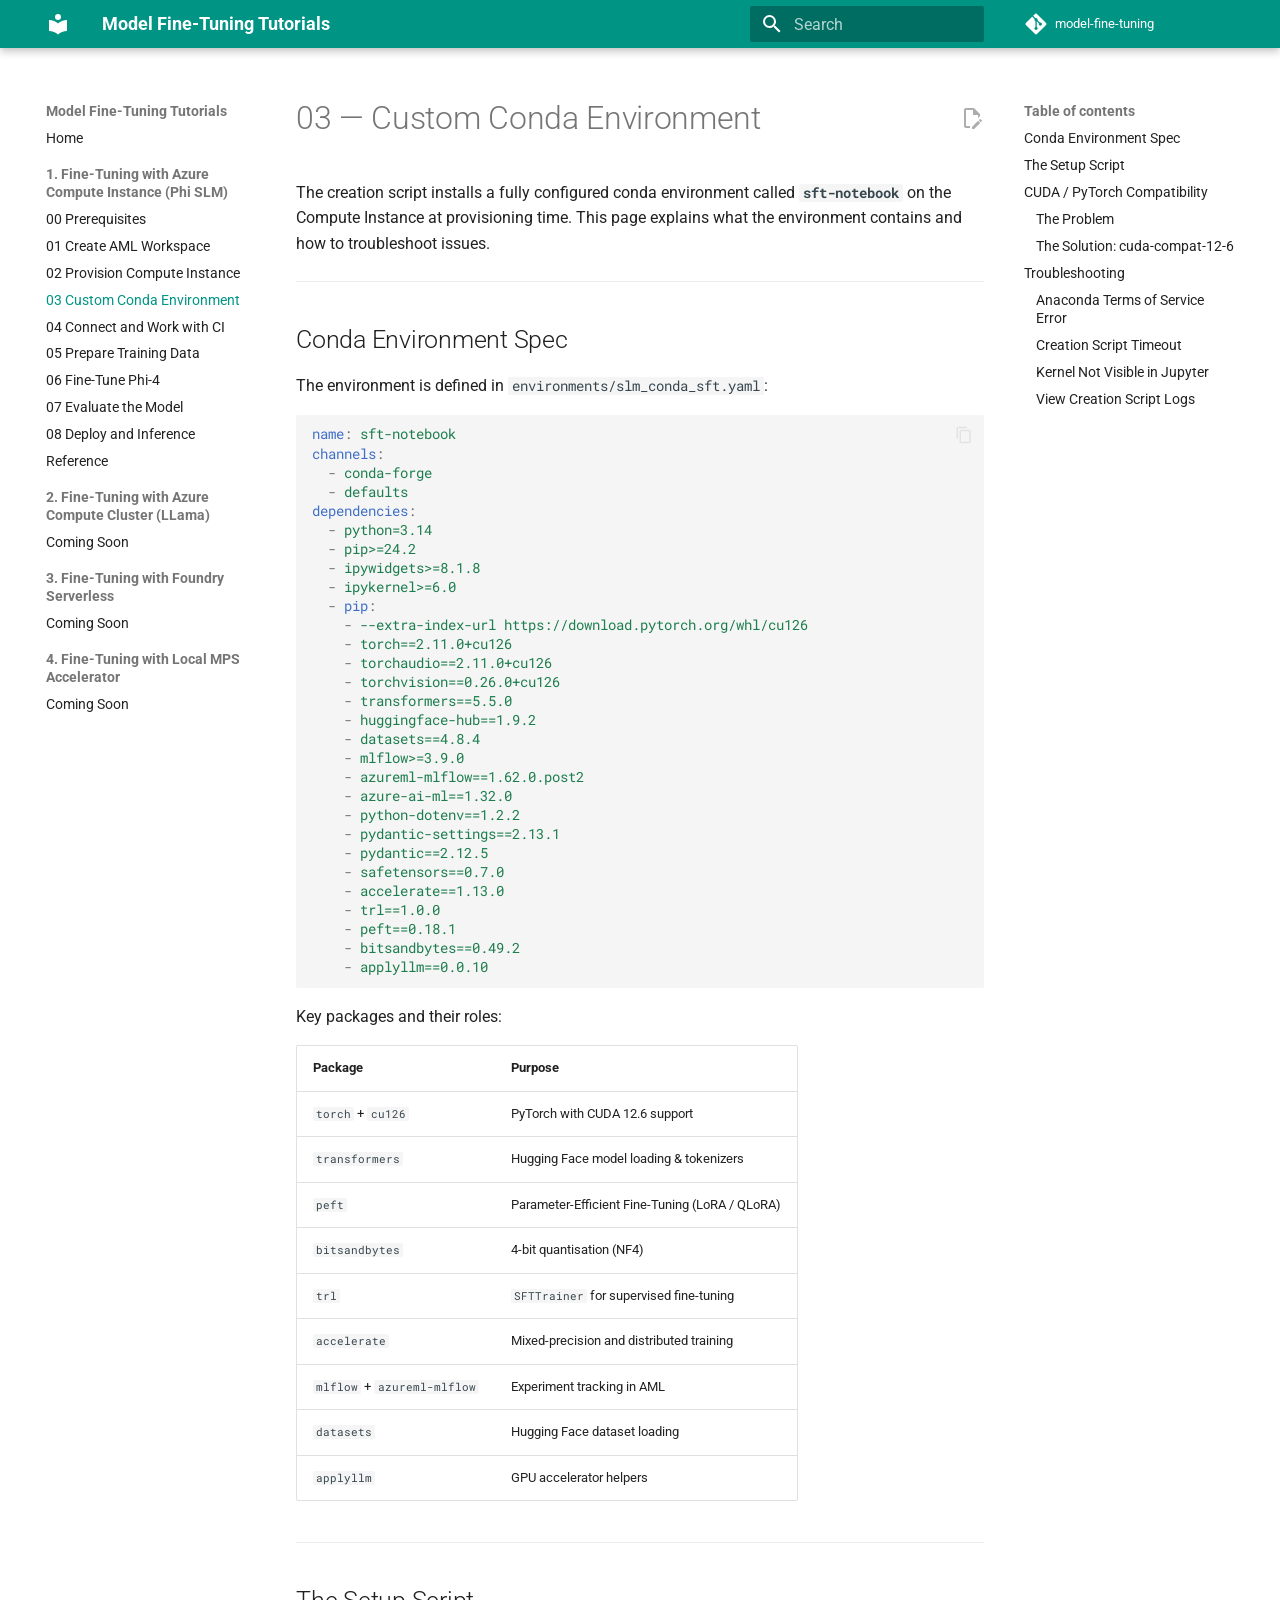
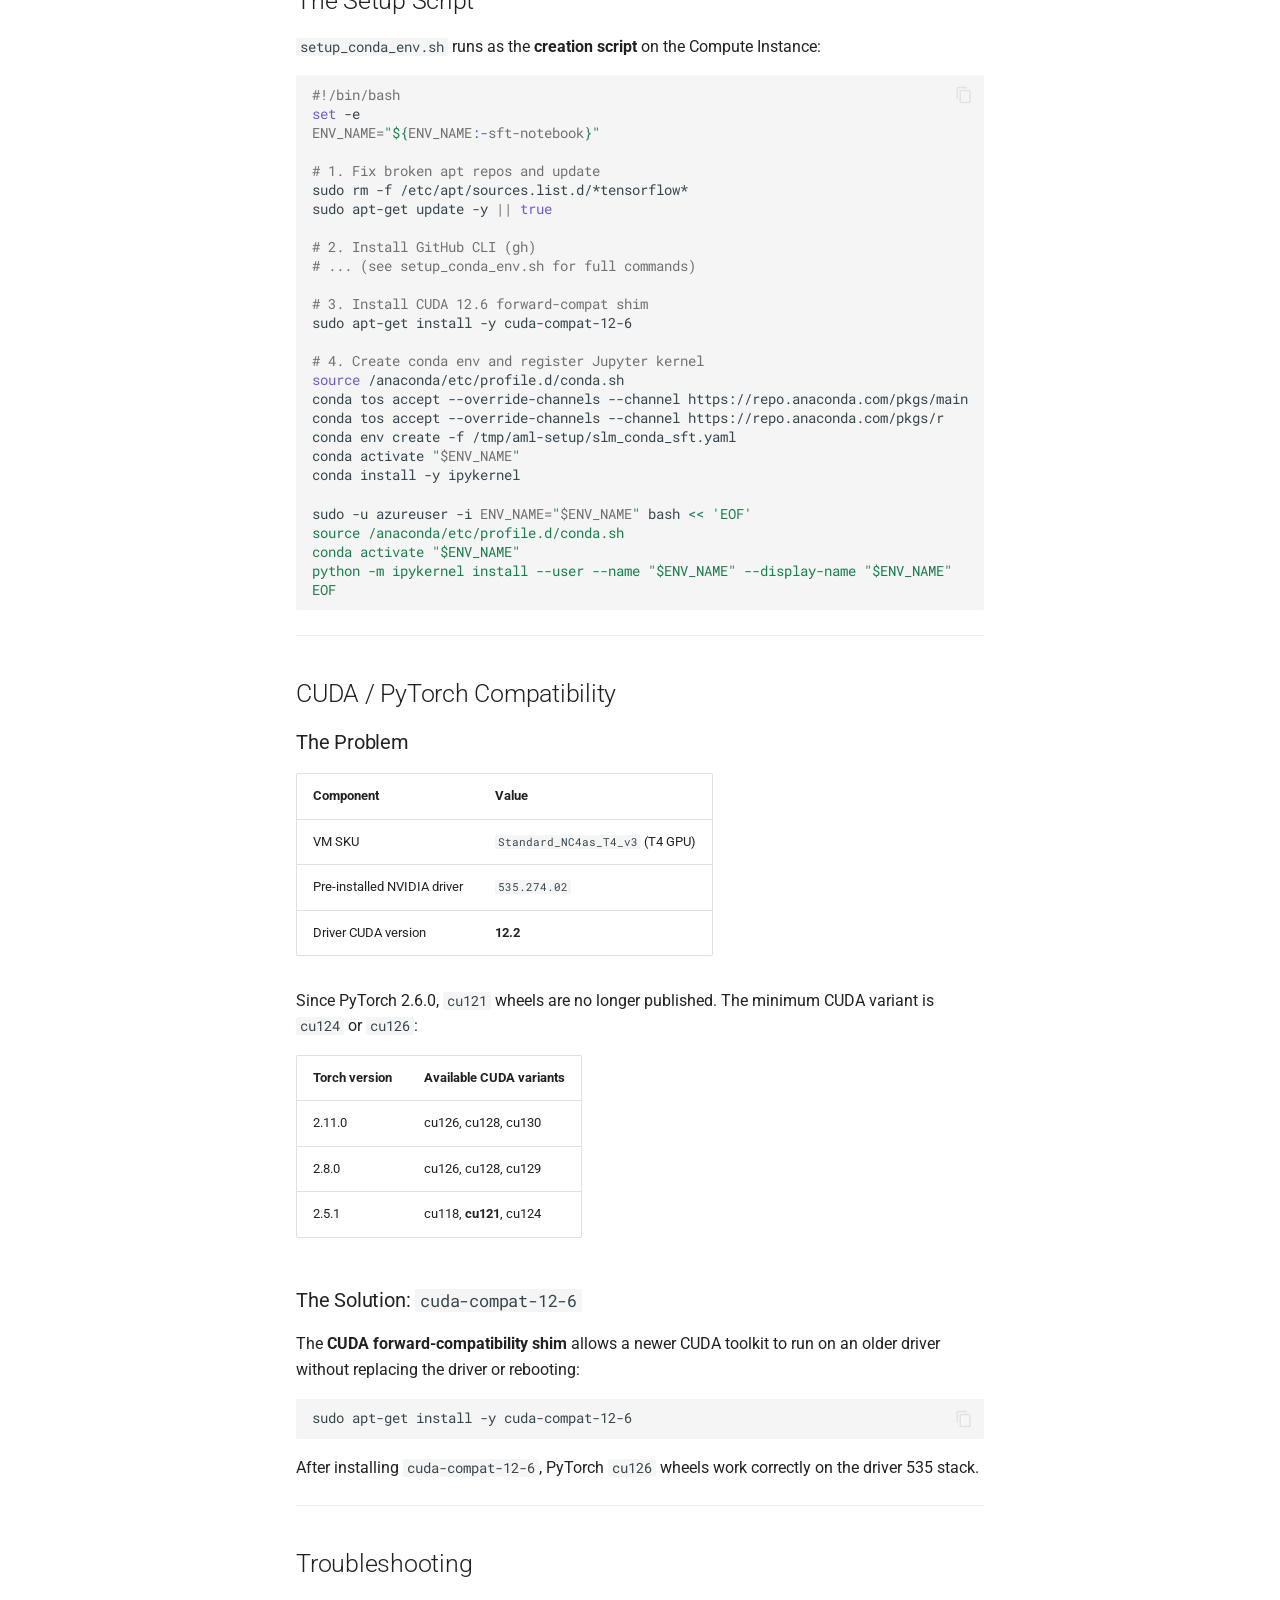
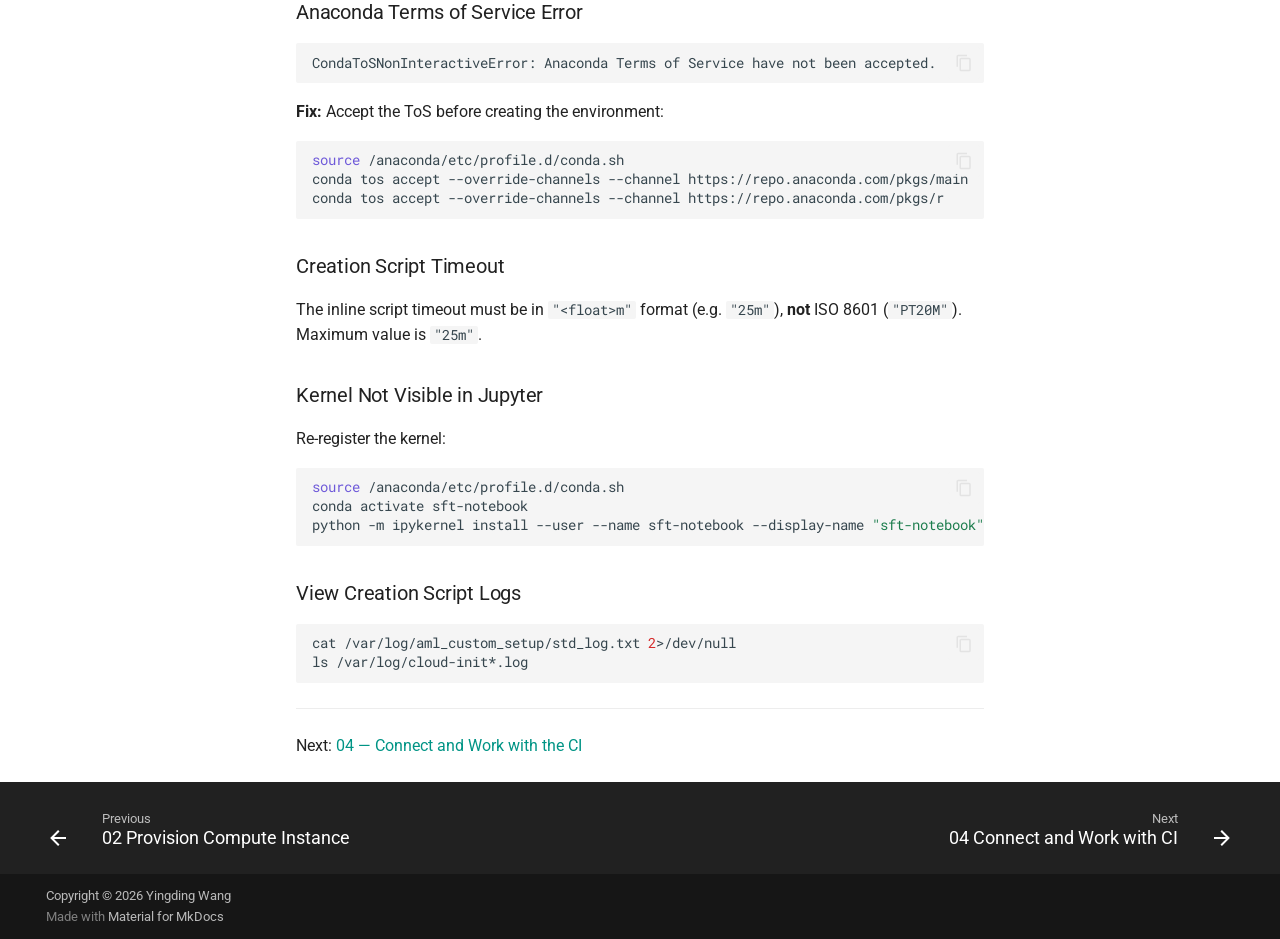
<file: 01-compute-instance/docs/03-custom-conda-environment/index.html>
<!doctype html>
<html lang="en" class="no-js">
  <head>
    
      <meta charset="utf-8">
      <meta name="viewport" content="width=device-width,initial-scale=1">
      
        <meta name="description" content="Step-by-step tutorial for fine-tuning Microsoft Phi-4 models on Azure Machine Learning GPU Compute Instances.">
      
      
        <meta name="author" content="Yingding Wang">
      
      
        <link rel="canonical" href="https://yingding.github.io/model-fine-tuning/01-compute-instance/docs/03-custom-conda-environment/">
      
      
        <link rel="prev" href="../02-provision-compute-instance/">
      
      
        <link rel="next" href="../04-connect-and-work-with-ci/">
      
      
        
      
      
      <link rel="icon" href="../../../assets/images/favicon.png">
      <meta name="generator" content="mkdocs-1.6.1, mkdocs-material-9.7.6">
    
    
      
        <title>03 Custom Conda Environment - Model Fine-Tuning Tutorials</title>
      
    
    
      <link rel="stylesheet" href="../../../assets/stylesheets/main.484c7ddc.min.css">
      
        
        <link rel="stylesheet" href="../../../assets/stylesheets/palette.ab4e12ef.min.css">
      
      


    
    
      
    
    
      
        
        
        <link rel="preconnect" href="https://fonts.gstatic.com" crossorigin>
        <link rel="stylesheet" href="https://fonts.googleapis.com/css?family=Roboto:300,300i,400,400i,700,700i%7CRoboto+Mono:400,400i,700,700i&display=fallback">
        <style>:root{--md-text-font:"Roboto";--md-code-font:"Roboto Mono"}</style>
      
    
    
      <link rel="stylesheet" href="../../../assets/stylesheets/extra.css">
    
    <script>__md_scope=new URL("../../..",location),__md_hash=e=>[...e].reduce(((e,_)=>(e<<5)-e+_.charCodeAt(0)),0),__md_get=(e,_=localStorage,t=__md_scope)=>JSON.parse(_.getItem(t.pathname+"."+e)),__md_set=(e,_,t=localStorage,a=__md_scope)=>{try{t.setItem(a.pathname+"."+e,JSON.stringify(_))}catch(e){}}</script>
    
      

    
    
  </head>
  
  
    
    
      
    
    
    
    
    <body dir="ltr" data-md-color-scheme="default" data-md-color-primary="teal" data-md-color-accent="amber">
  
    
    <input class="md-toggle" data-md-toggle="drawer" type="checkbox" id="__drawer" autocomplete="off">
    <input class="md-toggle" data-md-toggle="search" type="checkbox" id="__search" autocomplete="off">
    <label class="md-overlay" for="__drawer"></label>
    <div data-md-component="skip">
      
        
        <a href="#03-custom-conda-environment" class="md-skip">
          Skip to content
        </a>
      
    </div>
    <div data-md-component="announce">
      
    </div>
    
    
      

  

<header class="md-header md-header--shadow" data-md-component="header">
  <nav class="md-header__inner md-grid" aria-label="Header">
    <a href="../../.." title="Model Fine-Tuning Tutorials" class="md-header__button md-logo" aria-label="Model Fine-Tuning Tutorials" data-md-component="logo">
      
  
  <svg xmlns="http://www.w3.org/2000/svg" viewBox="0 0 24 24"><path d="M12 8a3 3 0 0 0 3-3 3 3 0 0 0-3-3 3 3 0 0 0-3 3 3 3 0 0 0 3 3m0 3.54C9.64 9.35 6.5 8 3 8v11c3.5 0 6.64 1.35 9 3.54 2.36-2.19 5.5-3.54 9-3.54V8c-3.5 0-6.64 1.35-9 3.54"/></svg>

    </a>
    <label class="md-header__button md-icon" for="__drawer">
      
      <svg xmlns="http://www.w3.org/2000/svg" viewBox="0 0 24 24"><path d="M3 6h18v2H3zm0 5h18v2H3zm0 5h18v2H3z"/></svg>
    </label>
    <div class="md-header__title" data-md-component="header-title">
      <div class="md-header__ellipsis">
        <div class="md-header__topic">
          <span class="md-ellipsis">
            Model Fine-Tuning Tutorials
          </span>
        </div>
        <div class="md-header__topic" data-md-component="header-topic">
          <span class="md-ellipsis">
            
              03 Custom Conda Environment
            
          </span>
        </div>
      </div>
    </div>
    
      
        <form class="md-header__option" data-md-component="palette">
  
    
    
    
    <input class="md-option" data-md-color-media="" data-md-color-scheme="default" data-md-color-primary="teal" data-md-color-accent="amber"  aria-hidden="true"  type="radio" name="__palette" id="__palette_0">
    
  
</form>
      
    
    
      <script>var palette=__md_get("__palette");if(palette&&palette.color){if("(prefers-color-scheme)"===palette.color.media){var media=matchMedia("(prefers-color-scheme: light)"),input=document.querySelector(media.matches?"[data-md-color-media='(prefers-color-scheme: light)']":"[data-md-color-media='(prefers-color-scheme: dark)']");palette.color.media=input.getAttribute("data-md-color-media"),palette.color.scheme=input.getAttribute("data-md-color-scheme"),palette.color.primary=input.getAttribute("data-md-color-primary"),palette.color.accent=input.getAttribute("data-md-color-accent")}for(var[key,value]of Object.entries(palette.color))document.body.setAttribute("data-md-color-"+key,value)}</script>
    
    
    
      
      
        <label class="md-header__button md-icon" for="__search">
          
          <svg xmlns="http://www.w3.org/2000/svg" viewBox="0 0 24 24"><path d="M9.5 3A6.5 6.5 0 0 1 16 9.5c0 1.61-.59 3.09-1.56 4.23l.27.27h.79l5 5-1.5 1.5-5-5v-.79l-.27-.27A6.52 6.52 0 0 1 9.5 16 6.5 6.5 0 0 1 3 9.5 6.5 6.5 0 0 1 9.5 3m0 2C7 5 5 7 5 9.5S7 14 9.5 14 14 12 14 9.5 12 5 9.5 5"/></svg>
        </label>
        <div class="md-search" data-md-component="search" role="dialog">
  <label class="md-search__overlay" for="__search"></label>
  <div class="md-search__inner" role="search">
    <form class="md-search__form" name="search">
      <input type="text" class="md-search__input" name="query" aria-label="Search" placeholder="Search" autocapitalize="off" autocorrect="off" autocomplete="off" spellcheck="false" data-md-component="search-query" required>
      <label class="md-search__icon md-icon" for="__search">
        
        <svg xmlns="http://www.w3.org/2000/svg" viewBox="0 0 24 24"><path d="M9.5 3A6.5 6.5 0 0 1 16 9.5c0 1.61-.59 3.09-1.56 4.23l.27.27h.79l5 5-1.5 1.5-5-5v-.79l-.27-.27A6.52 6.52 0 0 1 9.5 16 6.5 6.5 0 0 1 3 9.5 6.5 6.5 0 0 1 9.5 3m0 2C7 5 5 7 5 9.5S7 14 9.5 14 14 12 14 9.5 12 5 9.5 5"/></svg>
        
        <svg xmlns="http://www.w3.org/2000/svg" viewBox="0 0 24 24"><path d="M20 11v2H8l5.5 5.5-1.42 1.42L4.16 12l7.92-7.92L13.5 5.5 8 11z"/></svg>
      </label>
      <nav class="md-search__options" aria-label="Search">
        
        <button type="reset" class="md-search__icon md-icon" title="Clear" aria-label="Clear" tabindex="-1">
          
          <svg xmlns="http://www.w3.org/2000/svg" viewBox="0 0 24 24"><path d="M19 6.41 17.59 5 12 10.59 6.41 5 5 6.41 10.59 12 5 17.59 6.41 19 12 13.41 17.59 19 19 17.59 13.41 12z"/></svg>
        </button>
      </nav>
      
    </form>
    <div class="md-search__output">
      <div class="md-search__scrollwrap" tabindex="0" data-md-scrollfix>
        <div class="md-search-result" data-md-component="search-result">
          <div class="md-search-result__meta">
            Initializing search
          </div>
          <ol class="md-search-result__list" role="presentation"></ol>
        </div>
      </div>
    </div>
  </div>
</div>
      
    
    
      <div class="md-header__source">
        <a href="https://github.com/yingding/model-fine-tuning" title="Go to repository" class="md-source" data-md-component="source">
  <div class="md-source__icon md-icon">
    
    <svg xmlns="http://www.w3.org/2000/svg" viewBox="0 0 448 512"><!--! Font Awesome Free 7.1.0 by @fontawesome - https://fontawesome.com License - https://fontawesome.com/license/free (Icons: CC BY 4.0, Fonts: SIL OFL 1.1, Code: MIT License) Copyright 2025 Fonticons, Inc.--><path d="M439.6 236.1 244 40.5c-5.4-5.5-12.8-8.5-20.4-8.5s-15 3-20.4 8.4L162.5 81l51.5 51.5c27.1-9.1 52.7 16.8 43.4 43.7l49.7 49.7c34.2-11.8 61.2 31 35.5 56.7-26.5 26.5-70.2-2.9-56-37.3L240.3 199v121.9c25.3 12.5 22.3 41.8 9.1 55-6.4 6.4-15.2 10.1-24.3 10.1s-17.8-3.6-24.3-10.1c-17.6-17.6-11.1-46.9 11.2-56v-123c-20.8-8.5-24.6-30.7-18.6-45L142.6 101 8.5 235.1C3 240.6 0 247.9 0 255.5s3 15 8.5 20.4l195.6 195.7c5.4 5.4 12.7 8.4 20.4 8.4s15-3 20.4-8.4l194.7-194.7c5.4-5.4 8.4-12.8 8.4-20.4s-3-15-8.4-20.4"/></svg>
  </div>
  <div class="md-source__repository">
    model-fine-tuning
  </div>
</a>
      </div>
    
  </nav>
  
</header>
    
    <div class="md-container" data-md-component="container">
      
      
        
          
        
      
      <main class="md-main" data-md-component="main">
        <div class="md-main__inner md-grid">
          
            
              
              <div class="md-sidebar md-sidebar--primary" data-md-component="sidebar" data-md-type="navigation" >
                <div class="md-sidebar__scrollwrap">
                  <div class="md-sidebar__inner">
                    



<nav class="md-nav md-nav--primary" aria-label="Navigation" data-md-level="0">
  <label class="md-nav__title" for="__drawer">
    <a href="../../.." title="Model Fine-Tuning Tutorials" class="md-nav__button md-logo" aria-label="Model Fine-Tuning Tutorials" data-md-component="logo">
      
  
  <svg xmlns="http://www.w3.org/2000/svg" viewBox="0 0 24 24"><path d="M12 8a3 3 0 0 0 3-3 3 3 0 0 0-3-3 3 3 0 0 0-3 3 3 3 0 0 0 3 3m0 3.54C9.64 9.35 6.5 8 3 8v11c3.5 0 6.64 1.35 9 3.54 2.36-2.19 5.5-3.54 9-3.54V8c-3.5 0-6.64 1.35-9 3.54"/></svg>

    </a>
    Model Fine-Tuning Tutorials
  </label>
  
    <div class="md-nav__source">
      <a href="https://github.com/yingding/model-fine-tuning" title="Go to repository" class="md-source" data-md-component="source">
  <div class="md-source__icon md-icon">
    
    <svg xmlns="http://www.w3.org/2000/svg" viewBox="0 0 448 512"><!--! Font Awesome Free 7.1.0 by @fontawesome - https://fontawesome.com License - https://fontawesome.com/license/free (Icons: CC BY 4.0, Fonts: SIL OFL 1.1, Code: MIT License) Copyright 2025 Fonticons, Inc.--><path d="M439.6 236.1 244 40.5c-5.4-5.5-12.8-8.5-20.4-8.5s-15 3-20.4 8.4L162.5 81l51.5 51.5c27.1-9.1 52.7 16.8 43.4 43.7l49.7 49.7c34.2-11.8 61.2 31 35.5 56.7-26.5 26.5-70.2-2.9-56-37.3L240.3 199v121.9c25.3 12.5 22.3 41.8 9.1 55-6.4 6.4-15.2 10.1-24.3 10.1s-17.8-3.6-24.3-10.1c-17.6-17.6-11.1-46.9 11.2-56v-123c-20.8-8.5-24.6-30.7-18.6-45L142.6 101 8.5 235.1C3 240.6 0 247.9 0 255.5s3 15 8.5 20.4l195.6 195.7c5.4 5.4 12.7 8.4 20.4 8.4s15-3 20.4-8.4l194.7-194.7c5.4-5.4 8.4-12.8 8.4-20.4s-3-15-8.4-20.4"/></svg>
  </div>
  <div class="md-source__repository">
    model-fine-tuning
  </div>
</a>
    </div>
  
  <ul class="md-nav__list" data-md-scrollfix>
    
      
      
  
  
  
  
    <li class="md-nav__item">
      <a href="../../.." class="md-nav__link">
        
  
  
  <span class="md-ellipsis">
    
  
    Home
  

    
  </span>
  
  

      </a>
    </li>
  

    
      
      
  
  
    
  
  
  
    
    
    
    
      
        
        
      
    
    
    <li class="md-nav__item md-nav__item--active md-nav__item--section md-nav__item--nested">
      
        
        
        <input class="md-nav__toggle md-toggle " type="checkbox" id="__nav_2" checked>
        
          
          <label class="md-nav__link" for="__nav_2" id="__nav_2_label" tabindex="">
            
  
  
  <span class="md-ellipsis">
    
  
    1. Fine-Tuning with Azure Compute Instance (Phi SLM)
  

    
  </span>
  
  

            <span class="md-nav__icon md-icon"></span>
          </label>
        
        <nav class="md-nav" data-md-level="1" aria-labelledby="__nav_2_label" aria-expanded="true">
          <label class="md-nav__title" for="__nav_2">
            <span class="md-nav__icon md-icon"></span>
            
  
    1. Fine-Tuning with Azure Compute Instance (Phi SLM)
  

          </label>
          <ul class="md-nav__list" data-md-scrollfix>
            
              
                
  
  
  
  
    <li class="md-nav__item">
      <a href="../00-prerequisites/" class="md-nav__link">
        
  
  
  <span class="md-ellipsis">
    
  
    00 Prerequisites
  

    
  </span>
  
  

      </a>
    </li>
  

              
            
              
                
  
  
  
  
    <li class="md-nav__item">
      <a href="../01-create-aml-workspace/" class="md-nav__link">
        
  
  
  <span class="md-ellipsis">
    
  
    01 Create AML Workspace
  

    
  </span>
  
  

      </a>
    </li>
  

              
            
              
                
  
  
  
  
    <li class="md-nav__item">
      <a href="../02-provision-compute-instance/" class="md-nav__link">
        
  
  
  <span class="md-ellipsis">
    
  
    02 Provision Compute Instance
  

    
  </span>
  
  

      </a>
    </li>
  

              
            
              
                
  
  
    
  
  
  
    <li class="md-nav__item md-nav__item--active">
      
      <input class="md-nav__toggle md-toggle" type="checkbox" id="__toc">
      
      
        
      
      
        <label class="md-nav__link md-nav__link--active" for="__toc">
          
  
  
  <span class="md-ellipsis">
    
  
    03 Custom Conda Environment
  

    
  </span>
  
  

          <span class="md-nav__icon md-icon"></span>
        </label>
      
      <a href="./" class="md-nav__link md-nav__link--active">
        
  
  
  <span class="md-ellipsis">
    
  
    03 Custom Conda Environment
  

    
  </span>
  
  

      </a>
      
        

<nav class="md-nav md-nav--secondary" aria-label="Table of contents">
  
  
  
    
  
  
    <label class="md-nav__title" for="__toc">
      <span class="md-nav__icon md-icon"></span>
      Table of contents
    </label>
    <ul class="md-nav__list" data-md-component="toc" data-md-scrollfix>
      
        <li class="md-nav__item">
  <a href="#conda-environment-spec" class="md-nav__link">
    <span class="md-ellipsis">
      
        Conda Environment Spec
      
    </span>
  </a>
  
</li>
      
        <li class="md-nav__item">
  <a href="#the-setup-script" class="md-nav__link">
    <span class="md-ellipsis">
      
        The Setup Script
      
    </span>
  </a>
  
</li>
      
        <li class="md-nav__item">
  <a href="#cuda-pytorch-compatibility" class="md-nav__link">
    <span class="md-ellipsis">
      
        CUDA / PyTorch Compatibility
      
    </span>
  </a>
  
    <nav class="md-nav" aria-label="CUDA / PyTorch Compatibility">
      <ul class="md-nav__list">
        
          <li class="md-nav__item">
  <a href="#the-problem" class="md-nav__link">
    <span class="md-ellipsis">
      
        The Problem
      
    </span>
  </a>
  
</li>
        
          <li class="md-nav__item">
  <a href="#the-solution-cuda-compat-12-6" class="md-nav__link">
    <span class="md-ellipsis">
      
        The Solution: cuda-compat-12-6
      
    </span>
  </a>
  
</li>
        
      </ul>
    </nav>
  
</li>
      
        <li class="md-nav__item">
  <a href="#troubleshooting" class="md-nav__link">
    <span class="md-ellipsis">
      
        Troubleshooting
      
    </span>
  </a>
  
    <nav class="md-nav" aria-label="Troubleshooting">
      <ul class="md-nav__list">
        
          <li class="md-nav__item">
  <a href="#anaconda-terms-of-service-error" class="md-nav__link">
    <span class="md-ellipsis">
      
        Anaconda Terms of Service Error
      
    </span>
  </a>
  
</li>
        
          <li class="md-nav__item">
  <a href="#creation-script-timeout" class="md-nav__link">
    <span class="md-ellipsis">
      
        Creation Script Timeout
      
    </span>
  </a>
  
</li>
        
          <li class="md-nav__item">
  <a href="#kernel-not-visible-in-jupyter" class="md-nav__link">
    <span class="md-ellipsis">
      
        Kernel Not Visible in Jupyter
      
    </span>
  </a>
  
</li>
        
          <li class="md-nav__item">
  <a href="#view-creation-script-logs" class="md-nav__link">
    <span class="md-ellipsis">
      
        View Creation Script Logs
      
    </span>
  </a>
  
</li>
        
      </ul>
    </nav>
  
</li>
      
    </ul>
  
</nav>
      
    </li>
  

              
            
              
                
  
  
  
  
    <li class="md-nav__item">
      <a href="../04-connect-and-work-with-ci/" class="md-nav__link">
        
  
  
  <span class="md-ellipsis">
    
  
    04 Connect and Work with CI
  

    
  </span>
  
  

      </a>
    </li>
  

              
            
              
                
  
  
  
  
    <li class="md-nav__item">
      <a href="../05-prepare-training-data/" class="md-nav__link">
        
  
  
  <span class="md-ellipsis">
    
  
    05 Prepare Training Data
  

    
  </span>
  
  

      </a>
    </li>
  

              
            
              
                
  
  
  
  
    <li class="md-nav__item">
      <a href="../06-fine-tune-phi4/" class="md-nav__link">
        
  
  
  <span class="md-ellipsis">
    
  
    06 Fine-Tune Phi-4
  

    
  </span>
  
  

      </a>
    </li>
  

              
            
              
                
  
  
  
  
    <li class="md-nav__item">
      <a href="../07-evaluate-model/" class="md-nav__link">
        
  
  
  <span class="md-ellipsis">
    
  
    07 Evaluate the Model
  

    
  </span>
  
  

      </a>
    </li>
  

              
            
              
                
  
  
  
  
    <li class="md-nav__item">
      <a href="../08-deploy-and-inference/" class="md-nav__link">
        
  
  
  <span class="md-ellipsis">
    
  
    08 Deploy and Inference
  

    
  </span>
  
  

      </a>
    </li>
  

              
            
              
                
  
  
  
  
    <li class="md-nav__item">
      <a href="../reference/" class="md-nav__link">
        
  
  
  <span class="md-ellipsis">
    
  
    Reference
  

    
  </span>
  
  

      </a>
    </li>
  

              
            
          </ul>
        </nav>
      
    </li>
  

    
      
      
  
  
  
  
    
    
    
    
      
        
        
      
    
    
    <li class="md-nav__item md-nav__item--section md-nav__item--nested">
      
        
        
          
        
        <input class="md-nav__toggle md-toggle md-toggle--indeterminate" type="checkbox" id="__nav_3" >
        
          
          <label class="md-nav__link" for="__nav_3" id="__nav_3_label" tabindex="">
            
  
  
  <span class="md-ellipsis">
    
  
    2. Fine-Tuning with Azure Compute Cluster (LLama)
  

    
  </span>
  
  

            <span class="md-nav__icon md-icon"></span>
          </label>
        
        <nav class="md-nav" data-md-level="1" aria-labelledby="__nav_3_label" aria-expanded="false">
          <label class="md-nav__title" for="__nav_3">
            <span class="md-nav__icon md-icon"></span>
            
  
    2. Fine-Tuning with Azure Compute Cluster (LLama)
  

          </label>
          <ul class="md-nav__list" data-md-scrollfix>
            
              
                
  
  
  
  
    <li class="md-nav__item">
      <a href="../../../02-compute-cluster/" class="md-nav__link">
        
  
  
  <span class="md-ellipsis">
    
  
    Coming Soon
  

    
  </span>
  
  

      </a>
    </li>
  

              
            
          </ul>
        </nav>
      
    </li>
  

    
      
      
  
  
  
  
    
    
    
    
      
        
        
      
    
    
    <li class="md-nav__item md-nav__item--section md-nav__item--nested">
      
        
        
          
        
        <input class="md-nav__toggle md-toggle md-toggle--indeterminate" type="checkbox" id="__nav_4" >
        
          
          <label class="md-nav__link" for="__nav_4" id="__nav_4_label" tabindex="">
            
  
  
  <span class="md-ellipsis">
    
  
    3. Fine-Tuning with Foundry Serverless
  

    
  </span>
  
  

            <span class="md-nav__icon md-icon"></span>
          </label>
        
        <nav class="md-nav" data-md-level="1" aria-labelledby="__nav_4_label" aria-expanded="false">
          <label class="md-nav__title" for="__nav_4">
            <span class="md-nav__icon md-icon"></span>
            
  
    3. Fine-Tuning with Foundry Serverless
  

          </label>
          <ul class="md-nav__list" data-md-scrollfix>
            
              
                
  
  
  
  
    <li class="md-nav__item">
      <a href="../../../03-foundry-serverless/" class="md-nav__link">
        
  
  
  <span class="md-ellipsis">
    
  
    Coming Soon
  

    
  </span>
  
  

      </a>
    </li>
  

              
            
          </ul>
        </nav>
      
    </li>
  

    
      
      
  
  
  
  
    
    
    
    
      
        
        
      
    
    
    <li class="md-nav__item md-nav__item--section md-nav__item--nested">
      
        
        
          
        
        <input class="md-nav__toggle md-toggle md-toggle--indeterminate" type="checkbox" id="__nav_5" >
        
          
          <label class="md-nav__link" for="__nav_5" id="__nav_5_label" tabindex="">
            
  
  
  <span class="md-ellipsis">
    
  
    4. Fine-Tuning with Local MPS Accelerator
  

    
  </span>
  
  

            <span class="md-nav__icon md-icon"></span>
          </label>
        
        <nav class="md-nav" data-md-level="1" aria-labelledby="__nav_5_label" aria-expanded="false">
          <label class="md-nav__title" for="__nav_5">
            <span class="md-nav__icon md-icon"></span>
            
  
    4. Fine-Tuning with Local MPS Accelerator
  

          </label>
          <ul class="md-nav__list" data-md-scrollfix>
            
              
                
  
  
  
  
    <li class="md-nav__item">
      <a href="../../../04-local-mps/" class="md-nav__link">
        
  
  
  <span class="md-ellipsis">
    
  
    Coming Soon
  

    
  </span>
  
  

      </a>
    </li>
  

              
            
          </ul>
        </nav>
      
    </li>
  

    
  </ul>
</nav>
                  </div>
                </div>
              </div>
            
            
              
              <div class="md-sidebar md-sidebar--secondary" data-md-component="sidebar" data-md-type="toc" >
                <div class="md-sidebar__scrollwrap">
                  <div class="md-sidebar__inner">
                    

<nav class="md-nav md-nav--secondary" aria-label="Table of contents">
  
  
  
    
  
  
    <label class="md-nav__title" for="__toc">
      <span class="md-nav__icon md-icon"></span>
      Table of contents
    </label>
    <ul class="md-nav__list" data-md-component="toc" data-md-scrollfix>
      
        <li class="md-nav__item">
  <a href="#conda-environment-spec" class="md-nav__link">
    <span class="md-ellipsis">
      
        Conda Environment Spec
      
    </span>
  </a>
  
</li>
      
        <li class="md-nav__item">
  <a href="#the-setup-script" class="md-nav__link">
    <span class="md-ellipsis">
      
        The Setup Script
      
    </span>
  </a>
  
</li>
      
        <li class="md-nav__item">
  <a href="#cuda-pytorch-compatibility" class="md-nav__link">
    <span class="md-ellipsis">
      
        CUDA / PyTorch Compatibility
      
    </span>
  </a>
  
    <nav class="md-nav" aria-label="CUDA / PyTorch Compatibility">
      <ul class="md-nav__list">
        
          <li class="md-nav__item">
  <a href="#the-problem" class="md-nav__link">
    <span class="md-ellipsis">
      
        The Problem
      
    </span>
  </a>
  
</li>
        
          <li class="md-nav__item">
  <a href="#the-solution-cuda-compat-12-6" class="md-nav__link">
    <span class="md-ellipsis">
      
        The Solution: cuda-compat-12-6
      
    </span>
  </a>
  
</li>
        
      </ul>
    </nav>
  
</li>
      
        <li class="md-nav__item">
  <a href="#troubleshooting" class="md-nav__link">
    <span class="md-ellipsis">
      
        Troubleshooting
      
    </span>
  </a>
  
    <nav class="md-nav" aria-label="Troubleshooting">
      <ul class="md-nav__list">
        
          <li class="md-nav__item">
  <a href="#anaconda-terms-of-service-error" class="md-nav__link">
    <span class="md-ellipsis">
      
        Anaconda Terms of Service Error
      
    </span>
  </a>
  
</li>
        
          <li class="md-nav__item">
  <a href="#creation-script-timeout" class="md-nav__link">
    <span class="md-ellipsis">
      
        Creation Script Timeout
      
    </span>
  </a>
  
</li>
        
          <li class="md-nav__item">
  <a href="#kernel-not-visible-in-jupyter" class="md-nav__link">
    <span class="md-ellipsis">
      
        Kernel Not Visible in Jupyter
      
    </span>
  </a>
  
</li>
        
          <li class="md-nav__item">
  <a href="#view-creation-script-logs" class="md-nav__link">
    <span class="md-ellipsis">
      
        View Creation Script Logs
      
    </span>
  </a>
  
</li>
        
      </ul>
    </nav>
  
</li>
      
    </ul>
  
</nav>
                  </div>
                </div>
              </div>
            
          
          
            <div class="md-content" data-md-component="content">
              
              <article class="md-content__inner md-typeset">
                
                  


  
    <a href="https://github.com/yingding/model-fine-tuning/edit/main/01-compute-instance/docs/03-custom-conda-environment.md" title="Edit this page" class="md-content__button md-icon" rel="edit">
      
      <svg xmlns="http://www.w3.org/2000/svg" viewBox="0 0 24 24"><path d="M10 20H6V4h7v5h5v3.1l2-2V8l-6-6H6c-1.1 0-2 .9-2 2v16c0 1.1.9 2 2 2h4zm10.2-7c.1 0 .3.1.4.2l1.3 1.3c.2.2.2.6 0 .8l-1 1-2.1-2.1 1-1c.1-.1.2-.2.4-.2m0 3.9L14.1 23H12v-2.1l6.1-6.1z"/></svg>
    </a>
  
  


<h1 id="03-custom-conda-environment">03 — Custom Conda Environment</h1>
<p>The creation script installs a fully configured conda environment called
<strong><code>sft-notebook</code></strong> on the Compute Instance at provisioning time. This page
explains what the environment contains and how to troubleshoot issues.</p>
<hr />
<h2 id="conda-environment-spec">Conda Environment Spec</h2>
<p>The environment is defined in <code>environments/slm_conda_sft.yaml</code>:</p>
<div class="highlight"><pre><span></span><code><a id="__codelineno-0-1" name="__codelineno-0-1" href="#__codelineno-0-1"></a><span class="nt">name</span><span class="p">:</span><span class="w"> </span><span class="l l-Scalar l-Scalar-Plain">sft-notebook</span>
<a id="__codelineno-0-2" name="__codelineno-0-2" href="#__codelineno-0-2"></a><span class="nt">channels</span><span class="p">:</span>
<a id="__codelineno-0-3" name="__codelineno-0-3" href="#__codelineno-0-3"></a><span class="w">  </span><span class="p p-Indicator">-</span><span class="w"> </span><span class="l l-Scalar l-Scalar-Plain">conda-forge</span>
<a id="__codelineno-0-4" name="__codelineno-0-4" href="#__codelineno-0-4"></a><span class="w">  </span><span class="p p-Indicator">-</span><span class="w"> </span><span class="l l-Scalar l-Scalar-Plain">defaults</span>
<a id="__codelineno-0-5" name="__codelineno-0-5" href="#__codelineno-0-5"></a><span class="nt">dependencies</span><span class="p">:</span>
<a id="__codelineno-0-6" name="__codelineno-0-6" href="#__codelineno-0-6"></a><span class="w">  </span><span class="p p-Indicator">-</span><span class="w"> </span><span class="l l-Scalar l-Scalar-Plain">python=3.14</span>
<a id="__codelineno-0-7" name="__codelineno-0-7" href="#__codelineno-0-7"></a><span class="w">  </span><span class="p p-Indicator">-</span><span class="w"> </span><span class="l l-Scalar l-Scalar-Plain">pip&gt;=24.2</span>
<a id="__codelineno-0-8" name="__codelineno-0-8" href="#__codelineno-0-8"></a><span class="w">  </span><span class="p p-Indicator">-</span><span class="w"> </span><span class="l l-Scalar l-Scalar-Plain">ipywidgets&gt;=8.1.8</span>
<a id="__codelineno-0-9" name="__codelineno-0-9" href="#__codelineno-0-9"></a><span class="w">  </span><span class="p p-Indicator">-</span><span class="w"> </span><span class="l l-Scalar l-Scalar-Plain">ipykernel&gt;=6.0</span>
<a id="__codelineno-0-10" name="__codelineno-0-10" href="#__codelineno-0-10"></a><span class="w">  </span><span class="p p-Indicator">-</span><span class="w"> </span><span class="nt">pip</span><span class="p">:</span>
<a id="__codelineno-0-11" name="__codelineno-0-11" href="#__codelineno-0-11"></a><span class="w">    </span><span class="p p-Indicator">-</span><span class="w"> </span><span class="l l-Scalar l-Scalar-Plain">--extra-index-url https://download.pytorch.org/whl/cu126</span>
<a id="__codelineno-0-12" name="__codelineno-0-12" href="#__codelineno-0-12"></a><span class="w">    </span><span class="p p-Indicator">-</span><span class="w"> </span><span class="l l-Scalar l-Scalar-Plain">torch==2.11.0+cu126</span>
<a id="__codelineno-0-13" name="__codelineno-0-13" href="#__codelineno-0-13"></a><span class="w">    </span><span class="p p-Indicator">-</span><span class="w"> </span><span class="l l-Scalar l-Scalar-Plain">torchaudio==2.11.0+cu126</span>
<a id="__codelineno-0-14" name="__codelineno-0-14" href="#__codelineno-0-14"></a><span class="w">    </span><span class="p p-Indicator">-</span><span class="w"> </span><span class="l l-Scalar l-Scalar-Plain">torchvision==0.26.0+cu126</span>
<a id="__codelineno-0-15" name="__codelineno-0-15" href="#__codelineno-0-15"></a><span class="w">    </span><span class="p p-Indicator">-</span><span class="w"> </span><span class="l l-Scalar l-Scalar-Plain">transformers==5.5.0</span>
<a id="__codelineno-0-16" name="__codelineno-0-16" href="#__codelineno-0-16"></a><span class="w">    </span><span class="p p-Indicator">-</span><span class="w"> </span><span class="l l-Scalar l-Scalar-Plain">huggingface-hub==1.9.2</span>
<a id="__codelineno-0-17" name="__codelineno-0-17" href="#__codelineno-0-17"></a><span class="w">    </span><span class="p p-Indicator">-</span><span class="w"> </span><span class="l l-Scalar l-Scalar-Plain">datasets==4.8.4</span>
<a id="__codelineno-0-18" name="__codelineno-0-18" href="#__codelineno-0-18"></a><span class="w">    </span><span class="p p-Indicator">-</span><span class="w"> </span><span class="l l-Scalar l-Scalar-Plain">mlflow&gt;=3.9.0</span>
<a id="__codelineno-0-19" name="__codelineno-0-19" href="#__codelineno-0-19"></a><span class="w">    </span><span class="p p-Indicator">-</span><span class="w"> </span><span class="l l-Scalar l-Scalar-Plain">azureml-mlflow==1.62.0.post2</span>
<a id="__codelineno-0-20" name="__codelineno-0-20" href="#__codelineno-0-20"></a><span class="w">    </span><span class="p p-Indicator">-</span><span class="w"> </span><span class="l l-Scalar l-Scalar-Plain">azure-ai-ml==1.32.0</span>
<a id="__codelineno-0-21" name="__codelineno-0-21" href="#__codelineno-0-21"></a><span class="w">    </span><span class="p p-Indicator">-</span><span class="w"> </span><span class="l l-Scalar l-Scalar-Plain">python-dotenv==1.2.2</span>
<a id="__codelineno-0-22" name="__codelineno-0-22" href="#__codelineno-0-22"></a><span class="w">    </span><span class="p p-Indicator">-</span><span class="w"> </span><span class="l l-Scalar l-Scalar-Plain">pydantic-settings==2.13.1</span>
<a id="__codelineno-0-23" name="__codelineno-0-23" href="#__codelineno-0-23"></a><span class="w">    </span><span class="p p-Indicator">-</span><span class="w"> </span><span class="l l-Scalar l-Scalar-Plain">pydantic==2.12.5</span>
<a id="__codelineno-0-24" name="__codelineno-0-24" href="#__codelineno-0-24"></a><span class="w">    </span><span class="p p-Indicator">-</span><span class="w"> </span><span class="l l-Scalar l-Scalar-Plain">safetensors==0.7.0</span>
<a id="__codelineno-0-25" name="__codelineno-0-25" href="#__codelineno-0-25"></a><span class="w">    </span><span class="p p-Indicator">-</span><span class="w"> </span><span class="l l-Scalar l-Scalar-Plain">accelerate==1.13.0</span>
<a id="__codelineno-0-26" name="__codelineno-0-26" href="#__codelineno-0-26"></a><span class="w">    </span><span class="p p-Indicator">-</span><span class="w"> </span><span class="l l-Scalar l-Scalar-Plain">trl==1.0.0</span>
<a id="__codelineno-0-27" name="__codelineno-0-27" href="#__codelineno-0-27"></a><span class="w">    </span><span class="p p-Indicator">-</span><span class="w"> </span><span class="l l-Scalar l-Scalar-Plain">peft==0.18.1</span>
<a id="__codelineno-0-28" name="__codelineno-0-28" href="#__codelineno-0-28"></a><span class="w">    </span><span class="p p-Indicator">-</span><span class="w"> </span><span class="l l-Scalar l-Scalar-Plain">bitsandbytes==0.49.2</span>
<a id="__codelineno-0-29" name="__codelineno-0-29" href="#__codelineno-0-29"></a><span class="w">    </span><span class="p p-Indicator">-</span><span class="w"> </span><span class="l l-Scalar l-Scalar-Plain">applyllm==0.0.10</span>
</code></pre></div>
<p>Key packages and their roles:</p>
<table>
<thead>
<tr>
<th>Package</th>
<th>Purpose</th>
</tr>
</thead>
<tbody>
<tr>
<td><code>torch</code> + <code>cu126</code></td>
<td>PyTorch with CUDA 12.6 support</td>
</tr>
<tr>
<td><code>transformers</code></td>
<td>Hugging Face model loading &amp; tokenizers</td>
</tr>
<tr>
<td><code>peft</code></td>
<td>Parameter-Efficient Fine-Tuning (LoRA / QLoRA)</td>
</tr>
<tr>
<td><code>bitsandbytes</code></td>
<td>4-bit quantisation (NF4)</td>
</tr>
<tr>
<td><code>trl</code></td>
<td><code>SFTTrainer</code> for supervised fine-tuning</td>
</tr>
<tr>
<td><code>accelerate</code></td>
<td>Mixed-precision and distributed training</td>
</tr>
<tr>
<td><code>mlflow</code> + <code>azureml-mlflow</code></td>
<td>Experiment tracking in AML</td>
</tr>
<tr>
<td><code>datasets</code></td>
<td>Hugging Face dataset loading</td>
</tr>
<tr>
<td><code>applyllm</code></td>
<td>GPU accelerator helpers</td>
</tr>
</tbody>
</table>
<hr />
<h2 id="the-setup-script">The Setup Script</h2>
<p><code>setup_conda_env.sh</code> runs as the <strong>creation script</strong> on the Compute Instance:</p>
<div class="highlight"><pre><span></span><code><a id="__codelineno-1-1" name="__codelineno-1-1" href="#__codelineno-1-1"></a><span class="ch">#!/bin/bash</span>
<a id="__codelineno-1-2" name="__codelineno-1-2" href="#__codelineno-1-2"></a><span class="nb">set</span><span class="w"> </span>-e
<a id="__codelineno-1-3" name="__codelineno-1-3" href="#__codelineno-1-3"></a><span class="nv">ENV_NAME</span><span class="o">=</span><span class="s2">&quot;</span><span class="si">${</span><span class="nv">ENV_NAME</span><span class="k">:-</span><span class="nv">sft</span><span class="p">-notebook</span><span class="si">}</span><span class="s2">&quot;</span>
<a id="__codelineno-1-4" name="__codelineno-1-4" href="#__codelineno-1-4"></a>
<a id="__codelineno-1-5" name="__codelineno-1-5" href="#__codelineno-1-5"></a><span class="c1"># 1. Fix broken apt repos and update</span>
<a id="__codelineno-1-6" name="__codelineno-1-6" href="#__codelineno-1-6"></a>sudo<span class="w"> </span>rm<span class="w"> </span>-f<span class="w"> </span>/etc/apt/sources.list.d/*tensorflow*
<a id="__codelineno-1-7" name="__codelineno-1-7" href="#__codelineno-1-7"></a>sudo<span class="w"> </span>apt-get<span class="w"> </span>update<span class="w"> </span>-y<span class="w"> </span><span class="o">||</span><span class="w"> </span><span class="nb">true</span>
<a id="__codelineno-1-8" name="__codelineno-1-8" href="#__codelineno-1-8"></a>
<a id="__codelineno-1-9" name="__codelineno-1-9" href="#__codelineno-1-9"></a><span class="c1"># 2. Install GitHub CLI (gh)</span>
<a id="__codelineno-1-10" name="__codelineno-1-10" href="#__codelineno-1-10"></a><span class="c1"># ... (see setup_conda_env.sh for full commands)</span>
<a id="__codelineno-1-11" name="__codelineno-1-11" href="#__codelineno-1-11"></a>
<a id="__codelineno-1-12" name="__codelineno-1-12" href="#__codelineno-1-12"></a><span class="c1"># 3. Install CUDA 12.6 forward-compat shim</span>
<a id="__codelineno-1-13" name="__codelineno-1-13" href="#__codelineno-1-13"></a>sudo<span class="w"> </span>apt-get<span class="w"> </span>install<span class="w"> </span>-y<span class="w"> </span>cuda-compat-12-6
<a id="__codelineno-1-14" name="__codelineno-1-14" href="#__codelineno-1-14"></a>
<a id="__codelineno-1-15" name="__codelineno-1-15" href="#__codelineno-1-15"></a><span class="c1"># 4. Create conda env and register Jupyter kernel</span>
<a id="__codelineno-1-16" name="__codelineno-1-16" href="#__codelineno-1-16"></a><span class="nb">source</span><span class="w"> </span>/anaconda/etc/profile.d/conda.sh
<a id="__codelineno-1-17" name="__codelineno-1-17" href="#__codelineno-1-17"></a>conda<span class="w"> </span>tos<span class="w"> </span>accept<span class="w"> </span>--override-channels<span class="w"> </span>--channel<span class="w"> </span>https://repo.anaconda.com/pkgs/main
<a id="__codelineno-1-18" name="__codelineno-1-18" href="#__codelineno-1-18"></a>conda<span class="w"> </span>tos<span class="w"> </span>accept<span class="w"> </span>--override-channels<span class="w"> </span>--channel<span class="w"> </span>https://repo.anaconda.com/pkgs/r
<a id="__codelineno-1-19" name="__codelineno-1-19" href="#__codelineno-1-19"></a>conda<span class="w"> </span>env<span class="w"> </span>create<span class="w"> </span>-f<span class="w"> </span>/tmp/aml-setup/slm_conda_sft.yaml
<a id="__codelineno-1-20" name="__codelineno-1-20" href="#__codelineno-1-20"></a>conda<span class="w"> </span>activate<span class="w"> </span><span class="s2">&quot;</span><span class="nv">$ENV_NAME</span><span class="s2">&quot;</span>
<a id="__codelineno-1-21" name="__codelineno-1-21" href="#__codelineno-1-21"></a>conda<span class="w"> </span>install<span class="w"> </span>-y<span class="w"> </span>ipykernel
<a id="__codelineno-1-22" name="__codelineno-1-22" href="#__codelineno-1-22"></a>
<a id="__codelineno-1-23" name="__codelineno-1-23" href="#__codelineno-1-23"></a>sudo<span class="w"> </span>-u<span class="w"> </span>azureuser<span class="w"> </span>-i<span class="w"> </span><span class="nv">ENV_NAME</span><span class="o">=</span><span class="s2">&quot;</span><span class="nv">$ENV_NAME</span><span class="s2">&quot;</span><span class="w"> </span>bash<span class="w"> </span><span class="s">&lt;&lt; &#39;EOF&#39;</span>
<a id="__codelineno-1-24" name="__codelineno-1-24" href="#__codelineno-1-24"></a><span class="s">source /anaconda/etc/profile.d/conda.sh</span>
<a id="__codelineno-1-25" name="__codelineno-1-25" href="#__codelineno-1-25"></a><span class="s">conda activate &quot;$ENV_NAME&quot;</span>
<a id="__codelineno-1-26" name="__codelineno-1-26" href="#__codelineno-1-26"></a><span class="s">python -m ipykernel install --user --name &quot;$ENV_NAME&quot; --display-name &quot;$ENV_NAME&quot;</span>
<a id="__codelineno-1-27" name="__codelineno-1-27" href="#__codelineno-1-27"></a><span class="s">EOF</span>
</code></pre></div>
<hr />
<h2 id="cuda-pytorch-compatibility">CUDA / PyTorch Compatibility</h2>
<h3 id="the-problem">The Problem</h3>
<table>
<thead>
<tr>
<th>Component</th>
<th>Value</th>
</tr>
</thead>
<tbody>
<tr>
<td>VM SKU</td>
<td><code>Standard_NC4as_T4_v3</code> (T4 GPU)</td>
</tr>
<tr>
<td>Pre-installed NVIDIA driver</td>
<td><code>535.274.02</code></td>
</tr>
<tr>
<td>Driver CUDA version</td>
<td><strong>12.2</strong></td>
</tr>
</tbody>
</table>
<p>Since PyTorch 2.6.0, <code>cu121</code> wheels are no longer published. The minimum CUDA
variant is <code>cu124</code> or <code>cu126</code>:</p>
<table>
<thead>
<tr>
<th>Torch version</th>
<th>Available CUDA variants</th>
</tr>
</thead>
<tbody>
<tr>
<td>2.11.0</td>
<td>cu126, cu128, cu130</td>
</tr>
<tr>
<td>2.8.0</td>
<td>cu126, cu128, cu129</td>
</tr>
<tr>
<td>2.5.1</td>
<td>cu118, <strong>cu121</strong>, cu124</td>
</tr>
</tbody>
</table>
<h3 id="the-solution-cuda-compat-12-6">The Solution: <code>cuda-compat-12-6</code></h3>
<p>The <strong>CUDA forward-compatibility shim</strong> allows a newer CUDA toolkit to run on an
older driver without replacing the driver or rebooting:</p>
<div class="highlight"><pre><span></span><code><a id="__codelineno-2-1" name="__codelineno-2-1" href="#__codelineno-2-1"></a>sudo<span class="w"> </span>apt-get<span class="w"> </span>install<span class="w"> </span>-y<span class="w"> </span>cuda-compat-12-6
</code></pre></div>
<p>After installing <code>cuda-compat-12-6</code>, PyTorch <code>cu126</code> wheels work correctly on the
driver 535 stack.</p>
<hr />
<h2 id="troubleshooting">Troubleshooting</h2>
<h3 id="anaconda-terms-of-service-error">Anaconda Terms of Service Error</h3>
<div class="highlight"><pre><span></span><code><a id="__codelineno-3-1" name="__codelineno-3-1" href="#__codelineno-3-1"></a>CondaToSNonInteractiveError: Anaconda Terms of Service have not been accepted.
</code></pre></div>
<p><strong>Fix:</strong> Accept the ToS before creating the environment:</p>
<div class="highlight"><pre><span></span><code><a id="__codelineno-4-1" name="__codelineno-4-1" href="#__codelineno-4-1"></a><span class="nb">source</span><span class="w"> </span>/anaconda/etc/profile.d/conda.sh
<a id="__codelineno-4-2" name="__codelineno-4-2" href="#__codelineno-4-2"></a>conda<span class="w"> </span>tos<span class="w"> </span>accept<span class="w"> </span>--override-channels<span class="w"> </span>--channel<span class="w"> </span>https://repo.anaconda.com/pkgs/main
<a id="__codelineno-4-3" name="__codelineno-4-3" href="#__codelineno-4-3"></a>conda<span class="w"> </span>tos<span class="w"> </span>accept<span class="w"> </span>--override-channels<span class="w"> </span>--channel<span class="w"> </span>https://repo.anaconda.com/pkgs/r
</code></pre></div>
<h3 id="creation-script-timeout">Creation Script Timeout</h3>
<p>The inline script timeout must be in <code>"&lt;float&gt;m"</code> format (e.g. <code>"25m"</code>), <strong>not</strong>
ISO 8601 (<code>"PT20M"</code>). Maximum value is <code>"25m"</code>.</p>
<h3 id="kernel-not-visible-in-jupyter">Kernel Not Visible in Jupyter</h3>
<p>Re-register the kernel:</p>
<div class="highlight"><pre><span></span><code><a id="__codelineno-5-1" name="__codelineno-5-1" href="#__codelineno-5-1"></a><span class="nb">source</span><span class="w"> </span>/anaconda/etc/profile.d/conda.sh
<a id="__codelineno-5-2" name="__codelineno-5-2" href="#__codelineno-5-2"></a>conda<span class="w"> </span>activate<span class="w"> </span>sft-notebook
<a id="__codelineno-5-3" name="__codelineno-5-3" href="#__codelineno-5-3"></a>python<span class="w"> </span>-m<span class="w"> </span>ipykernel<span class="w"> </span>install<span class="w"> </span>--user<span class="w"> </span>--name<span class="w"> </span>sft-notebook<span class="w"> </span>--display-name<span class="w"> </span><span class="s2">&quot;sft-notebook&quot;</span>
</code></pre></div>
<h3 id="view-creation-script-logs">View Creation Script Logs</h3>
<div class="highlight"><pre><span></span><code><a id="__codelineno-6-1" name="__codelineno-6-1" href="#__codelineno-6-1"></a>cat<span class="w"> </span>/var/log/aml_custom_setup/std_log.txt<span class="w"> </span><span class="m">2</span>&gt;/dev/null
<a id="__codelineno-6-2" name="__codelineno-6-2" href="#__codelineno-6-2"></a>ls<span class="w"> </span>/var/log/cloud-init*.log
</code></pre></div>
<hr />
<p>Next: <a href="../04-connect-and-work-with-ci/">04 — Connect and Work with the CI</a></p>












                
              </article>
            </div>
          
          
<script>var target=document.getElementById(location.hash.slice(1));target&&target.name&&(target.checked=target.name.startsWith("__tabbed_"))</script>
        </div>
        
      </main>
      
        <footer class="md-footer">
  
    
      
      <nav class="md-footer__inner md-grid" aria-label="Footer" >
        
          
          <a href="../02-provision-compute-instance/" class="md-footer__link md-footer__link--prev" aria-label="Previous: 02 Provision Compute Instance">
            <div class="md-footer__button md-icon">
              
              <svg xmlns="http://www.w3.org/2000/svg" viewBox="0 0 24 24"><path d="M20 11v2H8l5.5 5.5-1.42 1.42L4.16 12l7.92-7.92L13.5 5.5 8 11z"/></svg>
            </div>
            <div class="md-footer__title">
              <span class="md-footer__direction">
                Previous
              </span>
              <div class="md-ellipsis">
                02 Provision Compute Instance
              </div>
            </div>
          </a>
        
        
          
          <a href="../04-connect-and-work-with-ci/" class="md-footer__link md-footer__link--next" aria-label="Next: 04 Connect and Work with CI">
            <div class="md-footer__title">
              <span class="md-footer__direction">
                Next
              </span>
              <div class="md-ellipsis">
                04 Connect and Work with CI
              </div>
            </div>
            <div class="md-footer__button md-icon">
              
              <svg xmlns="http://www.w3.org/2000/svg" viewBox="0 0 24 24"><path d="M4 11v2h12l-5.5 5.5 1.42 1.42L19.84 12l-7.92-7.92L10.5 5.5 16 11z"/></svg>
            </div>
          </a>
        
      </nav>
    
  
  <div class="md-footer-meta md-typeset">
    <div class="md-footer-meta__inner md-grid">
      <div class="md-copyright">
  
    <div class="md-copyright__highlight">
      Copyright &copy; 2026 Yingding Wang
    </div>
  
  
    Made with
    <a href="https://squidfunk.github.io/mkdocs-material/" target="_blank" rel="noopener">
      Material for MkDocs
    </a>
  
</div>
      
    </div>
  </div>
</footer>
      
    </div>
    <div class="md-dialog" data-md-component="dialog">
      <div class="md-dialog__inner md-typeset"></div>
    </div>
    
    
    
      
      
      <script id="__config" type="application/json">{"annotate": null, "base": "../../..", "features": ["navigation.sections", "navigation.expand", "navigation.footer", "content.code.copy", "content.action.edit"], "search": "../../../assets/javascripts/workers/search.2c215733.min.js", "tags": null, "translations": {"clipboard.copied": "Copied to clipboard", "clipboard.copy": "Copy to clipboard", "search.result.more.one": "1 more on this page", "search.result.more.other": "# more on this page", "search.result.none": "No matching documents", "search.result.one": "1 matching document", "search.result.other": "# matching documents", "search.result.placeholder": "Type to start searching", "search.result.term.missing": "Missing", "select.version": "Select version"}, "version": null}</script>
    
    
      <script src="../../../assets/javascripts/bundle.79ae519e.min.js"></script>
      
        <script src="../../../assets/javascripts/external-links.js"></script>
      
    
  </body>
</html>
</file>
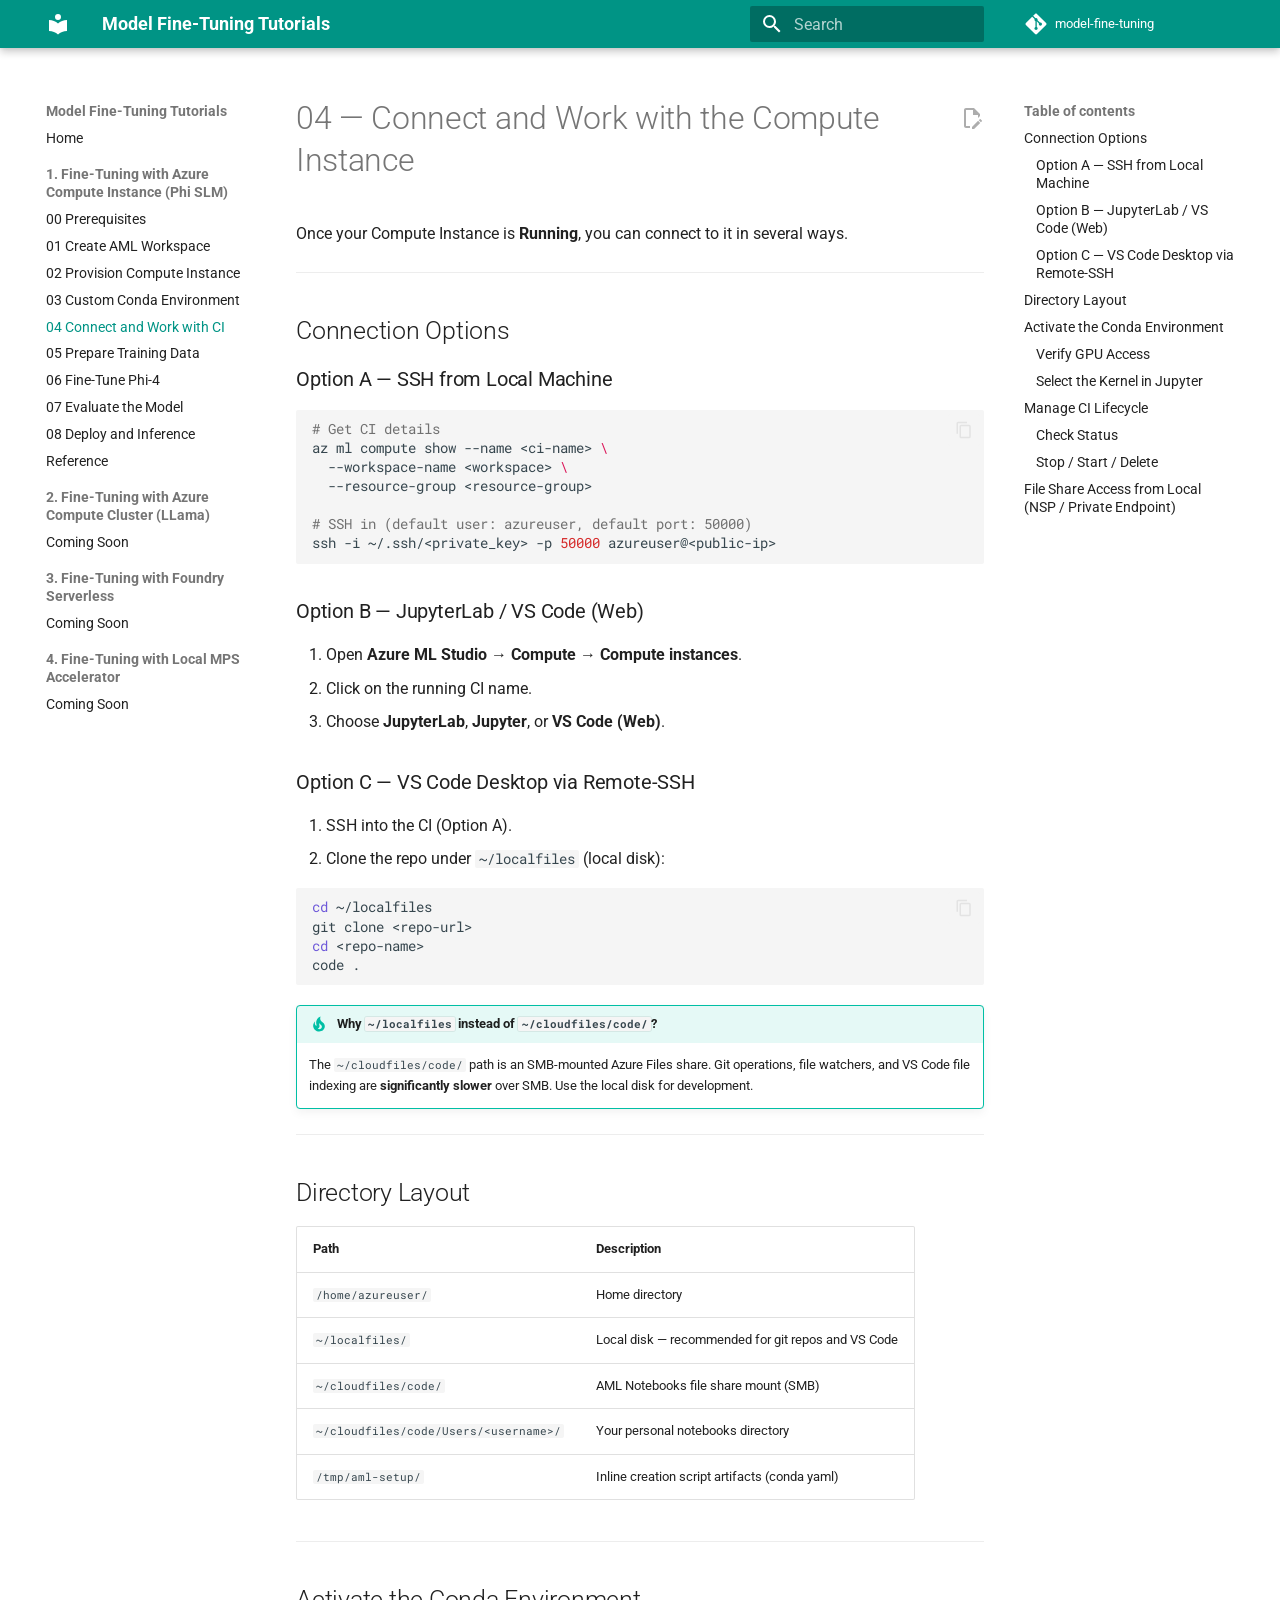
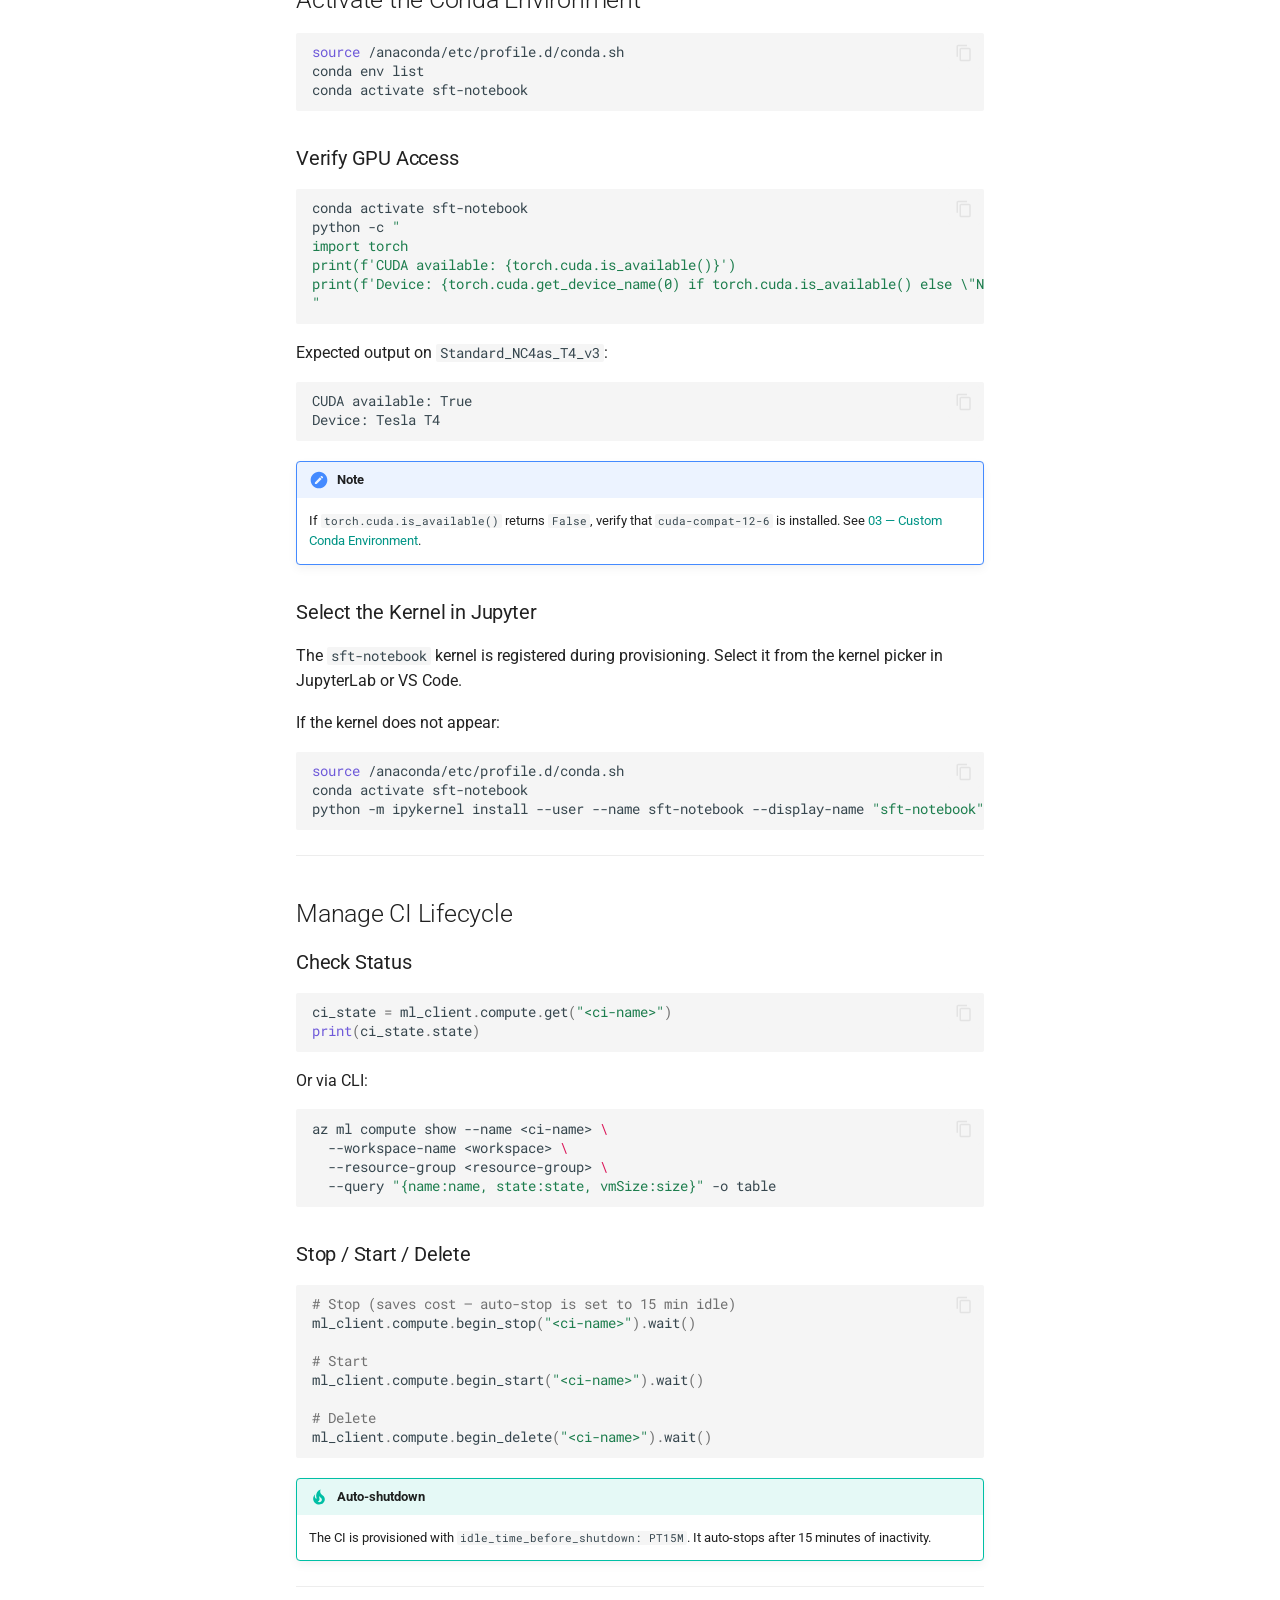
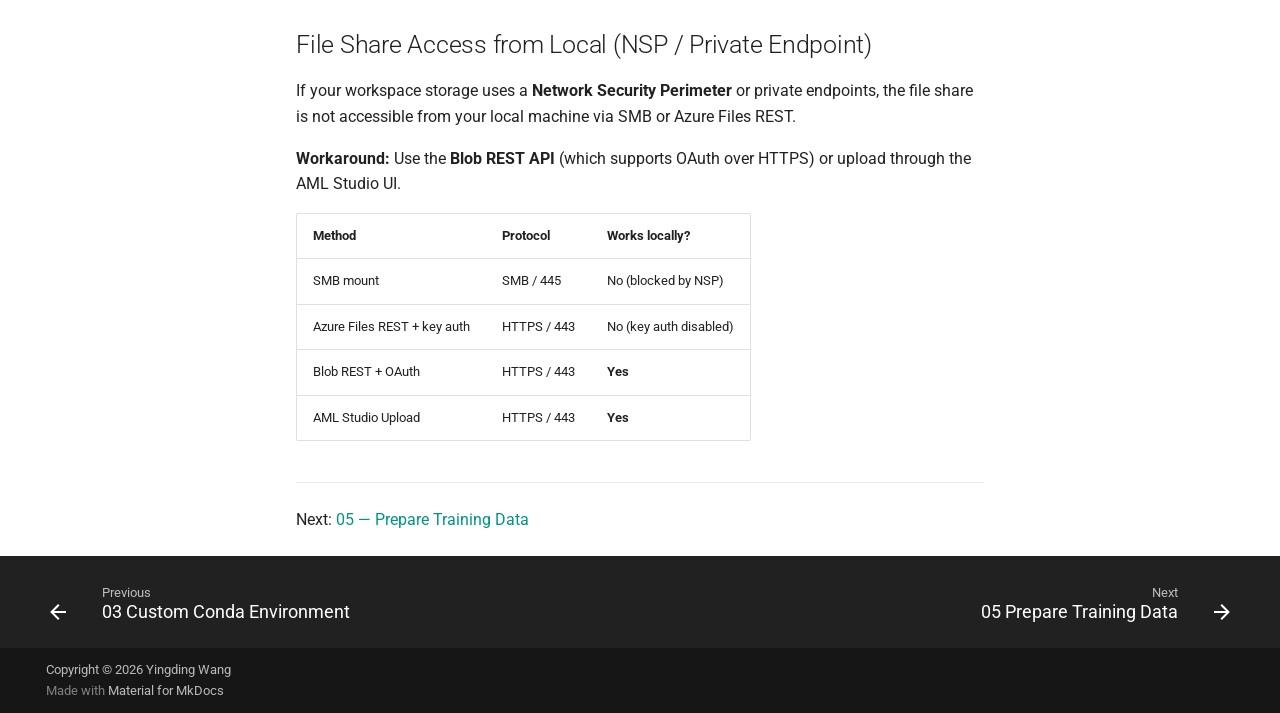
<file: 01-compute-instance/docs/04-connect-and-work-with-ci/index.html>
<!doctype html>
<html lang="en" class="no-js">
  <head>
    
      <meta charset="utf-8">
      <meta name="viewport" content="width=device-width,initial-scale=1">
      
        <meta name="description" content="Step-by-step tutorial for fine-tuning Microsoft Phi-4 models on Azure Machine Learning GPU Compute Instances.">
      
      
        <meta name="author" content="Yingding Wang">
      
      
        <link rel="canonical" href="https://yingding.github.io/model-fine-tuning/01-compute-instance/docs/04-connect-and-work-with-ci/">
      
      
        <link rel="prev" href="../03-custom-conda-environment/">
      
      
        <link rel="next" href="../05-prepare-training-data/">
      
      
        
      
      
      <link rel="icon" href="../../../assets/images/favicon.png">
      <meta name="generator" content="mkdocs-1.6.1, mkdocs-material-9.7.6">
    
    
      
        <title>04 Connect and Work with CI - Model Fine-Tuning Tutorials</title>
      
    
    
      <link rel="stylesheet" href="../../../assets/stylesheets/main.484c7ddc.min.css">
      
        
        <link rel="stylesheet" href="../../../assets/stylesheets/palette.ab4e12ef.min.css">
      
      


    
    
      
    
    
      
        
        
        <link rel="preconnect" href="https://fonts.gstatic.com" crossorigin>
        <link rel="stylesheet" href="https://fonts.googleapis.com/css?family=Roboto:300,300i,400,400i,700,700i%7CRoboto+Mono:400,400i,700,700i&display=fallback">
        <style>:root{--md-text-font:"Roboto";--md-code-font:"Roboto Mono"}</style>
      
    
    
      <link rel="stylesheet" href="../../../assets/stylesheets/extra.css">
    
    <script>__md_scope=new URL("../../..",location),__md_hash=e=>[...e].reduce(((e,_)=>(e<<5)-e+_.charCodeAt(0)),0),__md_get=(e,_=localStorage,t=__md_scope)=>JSON.parse(_.getItem(t.pathname+"."+e)),__md_set=(e,_,t=localStorage,a=__md_scope)=>{try{t.setItem(a.pathname+"."+e,JSON.stringify(_))}catch(e){}}</script>
    
      

    
    
  </head>
  
  
    
    
      
    
    
    
    
    <body dir="ltr" data-md-color-scheme="default" data-md-color-primary="teal" data-md-color-accent="amber">
  
    
    <input class="md-toggle" data-md-toggle="drawer" type="checkbox" id="__drawer" autocomplete="off">
    <input class="md-toggle" data-md-toggle="search" type="checkbox" id="__search" autocomplete="off">
    <label class="md-overlay" for="__drawer"></label>
    <div data-md-component="skip">
      
        
        <a href="#04-connect-and-work-with-the-compute-instance" class="md-skip">
          Skip to content
        </a>
      
    </div>
    <div data-md-component="announce">
      
    </div>
    
    
      

  

<header class="md-header md-header--shadow" data-md-component="header">
  <nav class="md-header__inner md-grid" aria-label="Header">
    <a href="../../.." title="Model Fine-Tuning Tutorials" class="md-header__button md-logo" aria-label="Model Fine-Tuning Tutorials" data-md-component="logo">
      
  
  <svg xmlns="http://www.w3.org/2000/svg" viewBox="0 0 24 24"><path d="M12 8a3 3 0 0 0 3-3 3 3 0 0 0-3-3 3 3 0 0 0-3 3 3 3 0 0 0 3 3m0 3.54C9.64 9.35 6.5 8 3 8v11c3.5 0 6.64 1.35 9 3.54 2.36-2.19 5.5-3.54 9-3.54V8c-3.5 0-6.64 1.35-9 3.54"/></svg>

    </a>
    <label class="md-header__button md-icon" for="__drawer">
      
      <svg xmlns="http://www.w3.org/2000/svg" viewBox="0 0 24 24"><path d="M3 6h18v2H3zm0 5h18v2H3zm0 5h18v2H3z"/></svg>
    </label>
    <div class="md-header__title" data-md-component="header-title">
      <div class="md-header__ellipsis">
        <div class="md-header__topic">
          <span class="md-ellipsis">
            Model Fine-Tuning Tutorials
          </span>
        </div>
        <div class="md-header__topic" data-md-component="header-topic">
          <span class="md-ellipsis">
            
              04 Connect and Work with CI
            
          </span>
        </div>
      </div>
    </div>
    
      
        <form class="md-header__option" data-md-component="palette">
  
    
    
    
    <input class="md-option" data-md-color-media="" data-md-color-scheme="default" data-md-color-primary="teal" data-md-color-accent="amber"  aria-hidden="true"  type="radio" name="__palette" id="__palette_0">
    
  
</form>
      
    
    
      <script>var palette=__md_get("__palette");if(palette&&palette.color){if("(prefers-color-scheme)"===palette.color.media){var media=matchMedia("(prefers-color-scheme: light)"),input=document.querySelector(media.matches?"[data-md-color-media='(prefers-color-scheme: light)']":"[data-md-color-media='(prefers-color-scheme: dark)']");palette.color.media=input.getAttribute("data-md-color-media"),palette.color.scheme=input.getAttribute("data-md-color-scheme"),palette.color.primary=input.getAttribute("data-md-color-primary"),palette.color.accent=input.getAttribute("data-md-color-accent")}for(var[key,value]of Object.entries(palette.color))document.body.setAttribute("data-md-color-"+key,value)}</script>
    
    
    
      
      
        <label class="md-header__button md-icon" for="__search">
          
          <svg xmlns="http://www.w3.org/2000/svg" viewBox="0 0 24 24"><path d="M9.5 3A6.5 6.5 0 0 1 16 9.5c0 1.61-.59 3.09-1.56 4.23l.27.27h.79l5 5-1.5 1.5-5-5v-.79l-.27-.27A6.52 6.52 0 0 1 9.5 16 6.5 6.5 0 0 1 3 9.5 6.5 6.5 0 0 1 9.5 3m0 2C7 5 5 7 5 9.5S7 14 9.5 14 14 12 14 9.5 12 5 9.5 5"/></svg>
        </label>
        <div class="md-search" data-md-component="search" role="dialog">
  <label class="md-search__overlay" for="__search"></label>
  <div class="md-search__inner" role="search">
    <form class="md-search__form" name="search">
      <input type="text" class="md-search__input" name="query" aria-label="Search" placeholder="Search" autocapitalize="off" autocorrect="off" autocomplete="off" spellcheck="false" data-md-component="search-query" required>
      <label class="md-search__icon md-icon" for="__search">
        
        <svg xmlns="http://www.w3.org/2000/svg" viewBox="0 0 24 24"><path d="M9.5 3A6.5 6.5 0 0 1 16 9.5c0 1.61-.59 3.09-1.56 4.23l.27.27h.79l5 5-1.5 1.5-5-5v-.79l-.27-.27A6.52 6.52 0 0 1 9.5 16 6.5 6.5 0 0 1 3 9.5 6.5 6.5 0 0 1 9.5 3m0 2C7 5 5 7 5 9.5S7 14 9.5 14 14 12 14 9.5 12 5 9.5 5"/></svg>
        
        <svg xmlns="http://www.w3.org/2000/svg" viewBox="0 0 24 24"><path d="M20 11v2H8l5.5 5.5-1.42 1.42L4.16 12l7.92-7.92L13.5 5.5 8 11z"/></svg>
      </label>
      <nav class="md-search__options" aria-label="Search">
        
        <button type="reset" class="md-search__icon md-icon" title="Clear" aria-label="Clear" tabindex="-1">
          
          <svg xmlns="http://www.w3.org/2000/svg" viewBox="0 0 24 24"><path d="M19 6.41 17.59 5 12 10.59 6.41 5 5 6.41 10.59 12 5 17.59 6.41 19 12 13.41 17.59 19 19 17.59 13.41 12z"/></svg>
        </button>
      </nav>
      
    </form>
    <div class="md-search__output">
      <div class="md-search__scrollwrap" tabindex="0" data-md-scrollfix>
        <div class="md-search-result" data-md-component="search-result">
          <div class="md-search-result__meta">
            Initializing search
          </div>
          <ol class="md-search-result__list" role="presentation"></ol>
        </div>
      </div>
    </div>
  </div>
</div>
      
    
    
      <div class="md-header__source">
        <a href="https://github.com/yingding/model-fine-tuning" title="Go to repository" class="md-source" data-md-component="source">
  <div class="md-source__icon md-icon">
    
    <svg xmlns="http://www.w3.org/2000/svg" viewBox="0 0 448 512"><!--! Font Awesome Free 7.1.0 by @fontawesome - https://fontawesome.com License - https://fontawesome.com/license/free (Icons: CC BY 4.0, Fonts: SIL OFL 1.1, Code: MIT License) Copyright 2025 Fonticons, Inc.--><path d="M439.6 236.1 244 40.5c-5.4-5.5-12.8-8.5-20.4-8.5s-15 3-20.4 8.4L162.5 81l51.5 51.5c27.1-9.1 52.7 16.8 43.4 43.7l49.7 49.7c34.2-11.8 61.2 31 35.5 56.7-26.5 26.5-70.2-2.9-56-37.3L240.3 199v121.9c25.3 12.5 22.3 41.8 9.1 55-6.4 6.4-15.2 10.1-24.3 10.1s-17.8-3.6-24.3-10.1c-17.6-17.6-11.1-46.9 11.2-56v-123c-20.8-8.5-24.6-30.7-18.6-45L142.6 101 8.5 235.1C3 240.6 0 247.9 0 255.5s3 15 8.5 20.4l195.6 195.7c5.4 5.4 12.7 8.4 20.4 8.4s15-3 20.4-8.4l194.7-194.7c5.4-5.4 8.4-12.8 8.4-20.4s-3-15-8.4-20.4"/></svg>
  </div>
  <div class="md-source__repository">
    model-fine-tuning
  </div>
</a>
      </div>
    
  </nav>
  
</header>
    
    <div class="md-container" data-md-component="container">
      
      
        
          
        
      
      <main class="md-main" data-md-component="main">
        <div class="md-main__inner md-grid">
          
            
              
              <div class="md-sidebar md-sidebar--primary" data-md-component="sidebar" data-md-type="navigation" >
                <div class="md-sidebar__scrollwrap">
                  <div class="md-sidebar__inner">
                    



<nav class="md-nav md-nav--primary" aria-label="Navigation" data-md-level="0">
  <label class="md-nav__title" for="__drawer">
    <a href="../../.." title="Model Fine-Tuning Tutorials" class="md-nav__button md-logo" aria-label="Model Fine-Tuning Tutorials" data-md-component="logo">
      
  
  <svg xmlns="http://www.w3.org/2000/svg" viewBox="0 0 24 24"><path d="M12 8a3 3 0 0 0 3-3 3 3 0 0 0-3-3 3 3 0 0 0-3 3 3 3 0 0 0 3 3m0 3.54C9.64 9.35 6.5 8 3 8v11c3.5 0 6.64 1.35 9 3.54 2.36-2.19 5.5-3.54 9-3.54V8c-3.5 0-6.64 1.35-9 3.54"/></svg>

    </a>
    Model Fine-Tuning Tutorials
  </label>
  
    <div class="md-nav__source">
      <a href="https://github.com/yingding/model-fine-tuning" title="Go to repository" class="md-source" data-md-component="source">
  <div class="md-source__icon md-icon">
    
    <svg xmlns="http://www.w3.org/2000/svg" viewBox="0 0 448 512"><!--! Font Awesome Free 7.1.0 by @fontawesome - https://fontawesome.com License - https://fontawesome.com/license/free (Icons: CC BY 4.0, Fonts: SIL OFL 1.1, Code: MIT License) Copyright 2025 Fonticons, Inc.--><path d="M439.6 236.1 244 40.5c-5.4-5.5-12.8-8.5-20.4-8.5s-15 3-20.4 8.4L162.5 81l51.5 51.5c27.1-9.1 52.7 16.8 43.4 43.7l49.7 49.7c34.2-11.8 61.2 31 35.5 56.7-26.5 26.5-70.2-2.9-56-37.3L240.3 199v121.9c25.3 12.5 22.3 41.8 9.1 55-6.4 6.4-15.2 10.1-24.3 10.1s-17.8-3.6-24.3-10.1c-17.6-17.6-11.1-46.9 11.2-56v-123c-20.8-8.5-24.6-30.7-18.6-45L142.6 101 8.5 235.1C3 240.6 0 247.9 0 255.5s3 15 8.5 20.4l195.6 195.7c5.4 5.4 12.7 8.4 20.4 8.4s15-3 20.4-8.4l194.7-194.7c5.4-5.4 8.4-12.8 8.4-20.4s-3-15-8.4-20.4"/></svg>
  </div>
  <div class="md-source__repository">
    model-fine-tuning
  </div>
</a>
    </div>
  
  <ul class="md-nav__list" data-md-scrollfix>
    
      
      
  
  
  
  
    <li class="md-nav__item">
      <a href="../../.." class="md-nav__link">
        
  
  
  <span class="md-ellipsis">
    
  
    Home
  

    
  </span>
  
  

      </a>
    </li>
  

    
      
      
  
  
    
  
  
  
    
    
    
    
      
        
        
      
    
    
    <li class="md-nav__item md-nav__item--active md-nav__item--section md-nav__item--nested">
      
        
        
        <input class="md-nav__toggle md-toggle " type="checkbox" id="__nav_2" checked>
        
          
          <label class="md-nav__link" for="__nav_2" id="__nav_2_label" tabindex="">
            
  
  
  <span class="md-ellipsis">
    
  
    1. Fine-Tuning with Azure Compute Instance (Phi SLM)
  

    
  </span>
  
  

            <span class="md-nav__icon md-icon"></span>
          </label>
        
        <nav class="md-nav" data-md-level="1" aria-labelledby="__nav_2_label" aria-expanded="true">
          <label class="md-nav__title" for="__nav_2">
            <span class="md-nav__icon md-icon"></span>
            
  
    1. Fine-Tuning with Azure Compute Instance (Phi SLM)
  

          </label>
          <ul class="md-nav__list" data-md-scrollfix>
            
              
                
  
  
  
  
    <li class="md-nav__item">
      <a href="../00-prerequisites/" class="md-nav__link">
        
  
  
  <span class="md-ellipsis">
    
  
    00 Prerequisites
  

    
  </span>
  
  

      </a>
    </li>
  

              
            
              
                
  
  
  
  
    <li class="md-nav__item">
      <a href="../01-create-aml-workspace/" class="md-nav__link">
        
  
  
  <span class="md-ellipsis">
    
  
    01 Create AML Workspace
  

    
  </span>
  
  

      </a>
    </li>
  

              
            
              
                
  
  
  
  
    <li class="md-nav__item">
      <a href="../02-provision-compute-instance/" class="md-nav__link">
        
  
  
  <span class="md-ellipsis">
    
  
    02 Provision Compute Instance
  

    
  </span>
  
  

      </a>
    </li>
  

              
            
              
                
  
  
  
  
    <li class="md-nav__item">
      <a href="../03-custom-conda-environment/" class="md-nav__link">
        
  
  
  <span class="md-ellipsis">
    
  
    03 Custom Conda Environment
  

    
  </span>
  
  

      </a>
    </li>
  

              
            
              
                
  
  
    
  
  
  
    <li class="md-nav__item md-nav__item--active">
      
      <input class="md-nav__toggle md-toggle" type="checkbox" id="__toc">
      
      
        
      
      
        <label class="md-nav__link md-nav__link--active" for="__toc">
          
  
  
  <span class="md-ellipsis">
    
  
    04 Connect and Work with CI
  

    
  </span>
  
  

          <span class="md-nav__icon md-icon"></span>
        </label>
      
      <a href="./" class="md-nav__link md-nav__link--active">
        
  
  
  <span class="md-ellipsis">
    
  
    04 Connect and Work with CI
  

    
  </span>
  
  

      </a>
      
        

<nav class="md-nav md-nav--secondary" aria-label="Table of contents">
  
  
  
    
  
  
    <label class="md-nav__title" for="__toc">
      <span class="md-nav__icon md-icon"></span>
      Table of contents
    </label>
    <ul class="md-nav__list" data-md-component="toc" data-md-scrollfix>
      
        <li class="md-nav__item">
  <a href="#connection-options" class="md-nav__link">
    <span class="md-ellipsis">
      
        Connection Options
      
    </span>
  </a>
  
    <nav class="md-nav" aria-label="Connection Options">
      <ul class="md-nav__list">
        
          <li class="md-nav__item">
  <a href="#option-a-ssh-from-local-machine" class="md-nav__link">
    <span class="md-ellipsis">
      
        Option A — SSH from Local Machine
      
    </span>
  </a>
  
</li>
        
          <li class="md-nav__item">
  <a href="#option-b-jupyterlab-vs-code-web" class="md-nav__link">
    <span class="md-ellipsis">
      
        Option B — JupyterLab / VS Code (Web)
      
    </span>
  </a>
  
</li>
        
          <li class="md-nav__item">
  <a href="#option-c-vs-code-desktop-via-remote-ssh" class="md-nav__link">
    <span class="md-ellipsis">
      
        Option C — VS Code Desktop via Remote-SSH
      
    </span>
  </a>
  
</li>
        
      </ul>
    </nav>
  
</li>
      
        <li class="md-nav__item">
  <a href="#directory-layout" class="md-nav__link">
    <span class="md-ellipsis">
      
        Directory Layout
      
    </span>
  </a>
  
</li>
      
        <li class="md-nav__item">
  <a href="#activate-the-conda-environment" class="md-nav__link">
    <span class="md-ellipsis">
      
        Activate the Conda Environment
      
    </span>
  </a>
  
    <nav class="md-nav" aria-label="Activate the Conda Environment">
      <ul class="md-nav__list">
        
          <li class="md-nav__item">
  <a href="#verify-gpu-access" class="md-nav__link">
    <span class="md-ellipsis">
      
        Verify GPU Access
      
    </span>
  </a>
  
</li>
        
          <li class="md-nav__item">
  <a href="#select-the-kernel-in-jupyter" class="md-nav__link">
    <span class="md-ellipsis">
      
        Select the Kernel in Jupyter
      
    </span>
  </a>
  
</li>
        
      </ul>
    </nav>
  
</li>
      
        <li class="md-nav__item">
  <a href="#manage-ci-lifecycle" class="md-nav__link">
    <span class="md-ellipsis">
      
        Manage CI Lifecycle
      
    </span>
  </a>
  
    <nav class="md-nav" aria-label="Manage CI Lifecycle">
      <ul class="md-nav__list">
        
          <li class="md-nav__item">
  <a href="#check-status" class="md-nav__link">
    <span class="md-ellipsis">
      
        Check Status
      
    </span>
  </a>
  
</li>
        
          <li class="md-nav__item">
  <a href="#stop-start-delete" class="md-nav__link">
    <span class="md-ellipsis">
      
        Stop / Start / Delete
      
    </span>
  </a>
  
</li>
        
      </ul>
    </nav>
  
</li>
      
        <li class="md-nav__item">
  <a href="#file-share-access-from-local-nsp-private-endpoint" class="md-nav__link">
    <span class="md-ellipsis">
      
        File Share Access from Local (NSP / Private Endpoint)
      
    </span>
  </a>
  
</li>
      
    </ul>
  
</nav>
      
    </li>
  

              
            
              
                
  
  
  
  
    <li class="md-nav__item">
      <a href="../05-prepare-training-data/" class="md-nav__link">
        
  
  
  <span class="md-ellipsis">
    
  
    05 Prepare Training Data
  

    
  </span>
  
  

      </a>
    </li>
  

              
            
              
                
  
  
  
  
    <li class="md-nav__item">
      <a href="../06-fine-tune-phi4/" class="md-nav__link">
        
  
  
  <span class="md-ellipsis">
    
  
    06 Fine-Tune Phi-4
  

    
  </span>
  
  

      </a>
    </li>
  

              
            
              
                
  
  
  
  
    <li class="md-nav__item">
      <a href="../07-evaluate-model/" class="md-nav__link">
        
  
  
  <span class="md-ellipsis">
    
  
    07 Evaluate the Model
  

    
  </span>
  
  

      </a>
    </li>
  

              
            
              
                
  
  
  
  
    <li class="md-nav__item">
      <a href="../08-deploy-and-inference/" class="md-nav__link">
        
  
  
  <span class="md-ellipsis">
    
  
    08 Deploy and Inference
  

    
  </span>
  
  

      </a>
    </li>
  

              
            
              
                
  
  
  
  
    <li class="md-nav__item">
      <a href="../reference/" class="md-nav__link">
        
  
  
  <span class="md-ellipsis">
    
  
    Reference
  

    
  </span>
  
  

      </a>
    </li>
  

              
            
          </ul>
        </nav>
      
    </li>
  

    
      
      
  
  
  
  
    
    
    
    
      
        
        
      
    
    
    <li class="md-nav__item md-nav__item--section md-nav__item--nested">
      
        
        
          
        
        <input class="md-nav__toggle md-toggle md-toggle--indeterminate" type="checkbox" id="__nav_3" >
        
          
          <label class="md-nav__link" for="__nav_3" id="__nav_3_label" tabindex="">
            
  
  
  <span class="md-ellipsis">
    
  
    2. Fine-Tuning with Azure Compute Cluster (LLama)
  

    
  </span>
  
  

            <span class="md-nav__icon md-icon"></span>
          </label>
        
        <nav class="md-nav" data-md-level="1" aria-labelledby="__nav_3_label" aria-expanded="false">
          <label class="md-nav__title" for="__nav_3">
            <span class="md-nav__icon md-icon"></span>
            
  
    2. Fine-Tuning with Azure Compute Cluster (LLama)
  

          </label>
          <ul class="md-nav__list" data-md-scrollfix>
            
              
                
  
  
  
  
    <li class="md-nav__item">
      <a href="../../../02-compute-cluster/" class="md-nav__link">
        
  
  
  <span class="md-ellipsis">
    
  
    Coming Soon
  

    
  </span>
  
  

      </a>
    </li>
  

              
            
          </ul>
        </nav>
      
    </li>
  

    
      
      
  
  
  
  
    
    
    
    
      
        
        
      
    
    
    <li class="md-nav__item md-nav__item--section md-nav__item--nested">
      
        
        
          
        
        <input class="md-nav__toggle md-toggle md-toggle--indeterminate" type="checkbox" id="__nav_4" >
        
          
          <label class="md-nav__link" for="__nav_4" id="__nav_4_label" tabindex="">
            
  
  
  <span class="md-ellipsis">
    
  
    3. Fine-Tuning with Foundry Serverless
  

    
  </span>
  
  

            <span class="md-nav__icon md-icon"></span>
          </label>
        
        <nav class="md-nav" data-md-level="1" aria-labelledby="__nav_4_label" aria-expanded="false">
          <label class="md-nav__title" for="__nav_4">
            <span class="md-nav__icon md-icon"></span>
            
  
    3. Fine-Tuning with Foundry Serverless
  

          </label>
          <ul class="md-nav__list" data-md-scrollfix>
            
              
                
  
  
  
  
    <li class="md-nav__item">
      <a href="../../../03-foundry-serverless/" class="md-nav__link">
        
  
  
  <span class="md-ellipsis">
    
  
    Coming Soon
  

    
  </span>
  
  

      </a>
    </li>
  

              
            
          </ul>
        </nav>
      
    </li>
  

    
      
      
  
  
  
  
    
    
    
    
      
        
        
      
    
    
    <li class="md-nav__item md-nav__item--section md-nav__item--nested">
      
        
        
          
        
        <input class="md-nav__toggle md-toggle md-toggle--indeterminate" type="checkbox" id="__nav_5" >
        
          
          <label class="md-nav__link" for="__nav_5" id="__nav_5_label" tabindex="">
            
  
  
  <span class="md-ellipsis">
    
  
    4. Fine-Tuning with Local MPS Accelerator
  

    
  </span>
  
  

            <span class="md-nav__icon md-icon"></span>
          </label>
        
        <nav class="md-nav" data-md-level="1" aria-labelledby="__nav_5_label" aria-expanded="false">
          <label class="md-nav__title" for="__nav_5">
            <span class="md-nav__icon md-icon"></span>
            
  
    4. Fine-Tuning with Local MPS Accelerator
  

          </label>
          <ul class="md-nav__list" data-md-scrollfix>
            
              
                
  
  
  
  
    <li class="md-nav__item">
      <a href="../../../04-local-mps/" class="md-nav__link">
        
  
  
  <span class="md-ellipsis">
    
  
    Coming Soon
  

    
  </span>
  
  

      </a>
    </li>
  

              
            
          </ul>
        </nav>
      
    </li>
  

    
  </ul>
</nav>
                  </div>
                </div>
              </div>
            
            
              
              <div class="md-sidebar md-sidebar--secondary" data-md-component="sidebar" data-md-type="toc" >
                <div class="md-sidebar__scrollwrap">
                  <div class="md-sidebar__inner">
                    

<nav class="md-nav md-nav--secondary" aria-label="Table of contents">
  
  
  
    
  
  
    <label class="md-nav__title" for="__toc">
      <span class="md-nav__icon md-icon"></span>
      Table of contents
    </label>
    <ul class="md-nav__list" data-md-component="toc" data-md-scrollfix>
      
        <li class="md-nav__item">
  <a href="#connection-options" class="md-nav__link">
    <span class="md-ellipsis">
      
        Connection Options
      
    </span>
  </a>
  
    <nav class="md-nav" aria-label="Connection Options">
      <ul class="md-nav__list">
        
          <li class="md-nav__item">
  <a href="#option-a-ssh-from-local-machine" class="md-nav__link">
    <span class="md-ellipsis">
      
        Option A — SSH from Local Machine
      
    </span>
  </a>
  
</li>
        
          <li class="md-nav__item">
  <a href="#option-b-jupyterlab-vs-code-web" class="md-nav__link">
    <span class="md-ellipsis">
      
        Option B — JupyterLab / VS Code (Web)
      
    </span>
  </a>
  
</li>
        
          <li class="md-nav__item">
  <a href="#option-c-vs-code-desktop-via-remote-ssh" class="md-nav__link">
    <span class="md-ellipsis">
      
        Option C — VS Code Desktop via Remote-SSH
      
    </span>
  </a>
  
</li>
        
      </ul>
    </nav>
  
</li>
      
        <li class="md-nav__item">
  <a href="#directory-layout" class="md-nav__link">
    <span class="md-ellipsis">
      
        Directory Layout
      
    </span>
  </a>
  
</li>
      
        <li class="md-nav__item">
  <a href="#activate-the-conda-environment" class="md-nav__link">
    <span class="md-ellipsis">
      
        Activate the Conda Environment
      
    </span>
  </a>
  
    <nav class="md-nav" aria-label="Activate the Conda Environment">
      <ul class="md-nav__list">
        
          <li class="md-nav__item">
  <a href="#verify-gpu-access" class="md-nav__link">
    <span class="md-ellipsis">
      
        Verify GPU Access
      
    </span>
  </a>
  
</li>
        
          <li class="md-nav__item">
  <a href="#select-the-kernel-in-jupyter" class="md-nav__link">
    <span class="md-ellipsis">
      
        Select the Kernel in Jupyter
      
    </span>
  </a>
  
</li>
        
      </ul>
    </nav>
  
</li>
      
        <li class="md-nav__item">
  <a href="#manage-ci-lifecycle" class="md-nav__link">
    <span class="md-ellipsis">
      
        Manage CI Lifecycle
      
    </span>
  </a>
  
    <nav class="md-nav" aria-label="Manage CI Lifecycle">
      <ul class="md-nav__list">
        
          <li class="md-nav__item">
  <a href="#check-status" class="md-nav__link">
    <span class="md-ellipsis">
      
        Check Status
      
    </span>
  </a>
  
</li>
        
          <li class="md-nav__item">
  <a href="#stop-start-delete" class="md-nav__link">
    <span class="md-ellipsis">
      
        Stop / Start / Delete
      
    </span>
  </a>
  
</li>
        
      </ul>
    </nav>
  
</li>
      
        <li class="md-nav__item">
  <a href="#file-share-access-from-local-nsp-private-endpoint" class="md-nav__link">
    <span class="md-ellipsis">
      
        File Share Access from Local (NSP / Private Endpoint)
      
    </span>
  </a>
  
</li>
      
    </ul>
  
</nav>
                  </div>
                </div>
              </div>
            
          
          
            <div class="md-content" data-md-component="content">
              
              <article class="md-content__inner md-typeset">
                
                  


  
    <a href="https://github.com/yingding/model-fine-tuning/edit/main/01-compute-instance/docs/04-connect-and-work-with-ci.md" title="Edit this page" class="md-content__button md-icon" rel="edit">
      
      <svg xmlns="http://www.w3.org/2000/svg" viewBox="0 0 24 24"><path d="M10 20H6V4h7v5h5v3.1l2-2V8l-6-6H6c-1.1 0-2 .9-2 2v16c0 1.1.9 2 2 2h4zm10.2-7c.1 0 .3.1.4.2l1.3 1.3c.2.2.2.6 0 .8l-1 1-2.1-2.1 1-1c.1-.1.2-.2.4-.2m0 3.9L14.1 23H12v-2.1l6.1-6.1z"/></svg>
    </a>
  
  


<h1 id="04-connect-and-work-with-the-compute-instance">04 — Connect and Work with the Compute Instance</h1>
<p>Once your Compute Instance is <strong>Running</strong>, you can connect to it in several ways.</p>
<hr />
<h2 id="connection-options">Connection Options</h2>
<h3 id="option-a-ssh-from-local-machine">Option A — SSH from Local Machine</h3>
<div class="highlight"><pre><span></span><code><a id="__codelineno-0-1" name="__codelineno-0-1" href="#__codelineno-0-1"></a><span class="c1"># Get CI details</span>
<a id="__codelineno-0-2" name="__codelineno-0-2" href="#__codelineno-0-2"></a>az<span class="w"> </span>ml<span class="w"> </span>compute<span class="w"> </span>show<span class="w"> </span>--name<span class="w"> </span>&lt;ci-name&gt;<span class="w"> </span><span class="se">\</span>
<a id="__codelineno-0-3" name="__codelineno-0-3" href="#__codelineno-0-3"></a><span class="w">  </span>--workspace-name<span class="w"> </span>&lt;workspace&gt;<span class="w"> </span><span class="se">\</span>
<a id="__codelineno-0-4" name="__codelineno-0-4" href="#__codelineno-0-4"></a><span class="w">  </span>--resource-group<span class="w"> </span>&lt;resource-group&gt;
<a id="__codelineno-0-5" name="__codelineno-0-5" href="#__codelineno-0-5"></a>
<a id="__codelineno-0-6" name="__codelineno-0-6" href="#__codelineno-0-6"></a><span class="c1"># SSH in (default user: azureuser, default port: 50000)</span>
<a id="__codelineno-0-7" name="__codelineno-0-7" href="#__codelineno-0-7"></a>ssh<span class="w"> </span>-i<span class="w"> </span>~/.ssh/&lt;private_key&gt;<span class="w"> </span>-p<span class="w"> </span><span class="m">50000</span><span class="w"> </span>azureuser@&lt;public-ip&gt;
</code></pre></div>
<h3 id="option-b-jupyterlab-vs-code-web">Option B — JupyterLab / VS Code (Web)</h3>
<ol>
<li>Open <strong>Azure ML Studio</strong> → <strong>Compute</strong> → <strong>Compute instances</strong>.</li>
<li>Click on the running CI name.</li>
<li>Choose <strong>JupyterLab</strong>, <strong>Jupyter</strong>, or <strong>VS Code (Web)</strong>.</li>
</ol>
<h3 id="option-c-vs-code-desktop-via-remote-ssh">Option C — VS Code Desktop via Remote-SSH</h3>
<ol>
<li>SSH into the CI (Option A).</li>
<li>Clone the repo under <code>~/localfiles</code> (local disk):</li>
</ol>
<div class="highlight"><pre><span></span><code><a id="__codelineno-1-1" name="__codelineno-1-1" href="#__codelineno-1-1"></a><span class="nb">cd</span><span class="w"> </span>~/localfiles
<a id="__codelineno-1-2" name="__codelineno-1-2" href="#__codelineno-1-2"></a>git<span class="w"> </span>clone<span class="w"> </span>&lt;repo-url&gt;
<a id="__codelineno-1-3" name="__codelineno-1-3" href="#__codelineno-1-3"></a><span class="nb">cd</span><span class="w"> </span>&lt;repo-name&gt;
<a id="__codelineno-1-4" name="__codelineno-1-4" href="#__codelineno-1-4"></a>code<span class="w"> </span>.
</code></pre></div>
<div class="admonition tip">
<p class="admonition-title">Why <code>~/localfiles</code> instead of <code>~/cloudfiles/code/</code>?</p>
<p>The <code>~/cloudfiles/code/</code> path is an SMB-mounted Azure Files share. Git
operations, file watchers, and VS Code file indexing are <strong>significantly
slower</strong> over SMB. Use the local disk for development.</p>
</div>
<hr />
<h2 id="directory-layout">Directory Layout</h2>
<table>
<thead>
<tr>
<th>Path</th>
<th>Description</th>
</tr>
</thead>
<tbody>
<tr>
<td><code>/home/azureuser/</code></td>
<td>Home directory</td>
</tr>
<tr>
<td><code>~/localfiles/</code></td>
<td>Local disk — recommended for git repos and VS Code</td>
</tr>
<tr>
<td><code>~/cloudfiles/code/</code></td>
<td>AML Notebooks file share mount (SMB)</td>
</tr>
<tr>
<td><code>~/cloudfiles/code/Users/&lt;username&gt;/</code></td>
<td>Your personal notebooks directory</td>
</tr>
<tr>
<td><code>/tmp/aml-setup/</code></td>
<td>Inline creation script artifacts (conda yaml)</td>
</tr>
</tbody>
</table>
<hr />
<h2 id="activate-the-conda-environment">Activate the Conda Environment</h2>
<div class="highlight"><pre><span></span><code><a id="__codelineno-2-1" name="__codelineno-2-1" href="#__codelineno-2-1"></a><span class="nb">source</span><span class="w"> </span>/anaconda/etc/profile.d/conda.sh
<a id="__codelineno-2-2" name="__codelineno-2-2" href="#__codelineno-2-2"></a>conda<span class="w"> </span>env<span class="w"> </span>list
<a id="__codelineno-2-3" name="__codelineno-2-3" href="#__codelineno-2-3"></a>conda<span class="w"> </span>activate<span class="w"> </span>sft-notebook
</code></pre></div>
<h3 id="verify-gpu-access">Verify GPU Access</h3>
<div class="highlight"><pre><span></span><code><a id="__codelineno-3-1" name="__codelineno-3-1" href="#__codelineno-3-1"></a>conda<span class="w"> </span>activate<span class="w"> </span>sft-notebook
<a id="__codelineno-3-2" name="__codelineno-3-2" href="#__codelineno-3-2"></a>python<span class="w"> </span>-c<span class="w"> </span><span class="s2">&quot;</span>
<a id="__codelineno-3-3" name="__codelineno-3-3" href="#__codelineno-3-3"></a><span class="s2">import torch</span>
<a id="__codelineno-3-4" name="__codelineno-3-4" href="#__codelineno-3-4"></a><span class="s2">print(f&#39;CUDA available: {torch.cuda.is_available()}&#39;)</span>
<a id="__codelineno-3-5" name="__codelineno-3-5" href="#__codelineno-3-5"></a><span class="s2">print(f&#39;Device: {torch.cuda.get_device_name(0) if torch.cuda.is_available() else \&quot;N/A\&quot;}&#39;)</span>
<a id="__codelineno-3-6" name="__codelineno-3-6" href="#__codelineno-3-6"></a><span class="s2">&quot;</span>
</code></pre></div>
<p>Expected output on <code>Standard_NC4as_T4_v3</code>:</p>
<div class="highlight"><pre><span></span><code><a id="__codelineno-4-1" name="__codelineno-4-1" href="#__codelineno-4-1"></a>CUDA available: True
<a id="__codelineno-4-2" name="__codelineno-4-2" href="#__codelineno-4-2"></a>Device: Tesla T4
</code></pre></div>
<div class="admonition note">
<p class="admonition-title">Note</p>
<p>If <code>torch.cuda.is_available()</code> returns <code>False</code>, verify that <code>cuda-compat-12-6</code>
is installed. See <a href="../03-custom-conda-environment/">03 — Custom Conda Environment</a>.</p>
</div>
<h3 id="select-the-kernel-in-jupyter">Select the Kernel in Jupyter</h3>
<p>The <code>sft-notebook</code> kernel is registered during provisioning. Select it from the
kernel picker in JupyterLab or VS Code.</p>
<p>If the kernel does not appear:</p>
<div class="highlight"><pre><span></span><code><a id="__codelineno-5-1" name="__codelineno-5-1" href="#__codelineno-5-1"></a><span class="nb">source</span><span class="w"> </span>/anaconda/etc/profile.d/conda.sh
<a id="__codelineno-5-2" name="__codelineno-5-2" href="#__codelineno-5-2"></a>conda<span class="w"> </span>activate<span class="w"> </span>sft-notebook
<a id="__codelineno-5-3" name="__codelineno-5-3" href="#__codelineno-5-3"></a>python<span class="w"> </span>-m<span class="w"> </span>ipykernel<span class="w"> </span>install<span class="w"> </span>--user<span class="w"> </span>--name<span class="w"> </span>sft-notebook<span class="w"> </span>--display-name<span class="w"> </span><span class="s2">&quot;sft-notebook&quot;</span>
</code></pre></div>
<hr />
<h2 id="manage-ci-lifecycle">Manage CI Lifecycle</h2>
<h3 id="check-status">Check Status</h3>
<div class="highlight"><pre><span></span><code><a id="__codelineno-6-1" name="__codelineno-6-1" href="#__codelineno-6-1"></a><span class="n">ci_state</span> <span class="o">=</span> <span class="n">ml_client</span><span class="o">.</span><span class="n">compute</span><span class="o">.</span><span class="n">get</span><span class="p">(</span><span class="s2">&quot;&lt;ci-name&gt;&quot;</span><span class="p">)</span>
<a id="__codelineno-6-2" name="__codelineno-6-2" href="#__codelineno-6-2"></a><span class="nb">print</span><span class="p">(</span><span class="n">ci_state</span><span class="o">.</span><span class="n">state</span><span class="p">)</span>
</code></pre></div>
<p>Or via CLI:</p>
<div class="highlight"><pre><span></span><code><a id="__codelineno-7-1" name="__codelineno-7-1" href="#__codelineno-7-1"></a>az<span class="w"> </span>ml<span class="w"> </span>compute<span class="w"> </span>show<span class="w"> </span>--name<span class="w"> </span>&lt;ci-name&gt;<span class="w"> </span><span class="se">\</span>
<a id="__codelineno-7-2" name="__codelineno-7-2" href="#__codelineno-7-2"></a><span class="w">  </span>--workspace-name<span class="w"> </span>&lt;workspace&gt;<span class="w"> </span><span class="se">\</span>
<a id="__codelineno-7-3" name="__codelineno-7-3" href="#__codelineno-7-3"></a><span class="w">  </span>--resource-group<span class="w"> </span>&lt;resource-group&gt;<span class="w"> </span><span class="se">\</span>
<a id="__codelineno-7-4" name="__codelineno-7-4" href="#__codelineno-7-4"></a><span class="w">  </span>--query<span class="w"> </span><span class="s2">&quot;{name:name, state:state, vmSize:size}&quot;</span><span class="w"> </span>-o<span class="w"> </span>table
</code></pre></div>
<h3 id="stop-start-delete">Stop / Start / Delete</h3>
<div class="highlight"><pre><span></span><code><a id="__codelineno-8-1" name="__codelineno-8-1" href="#__codelineno-8-1"></a><span class="c1"># Stop (saves cost — auto-stop is set to 15 min idle)</span>
<a id="__codelineno-8-2" name="__codelineno-8-2" href="#__codelineno-8-2"></a><span class="n">ml_client</span><span class="o">.</span><span class="n">compute</span><span class="o">.</span><span class="n">begin_stop</span><span class="p">(</span><span class="s2">&quot;&lt;ci-name&gt;&quot;</span><span class="p">)</span><span class="o">.</span><span class="n">wait</span><span class="p">()</span>
<a id="__codelineno-8-3" name="__codelineno-8-3" href="#__codelineno-8-3"></a>
<a id="__codelineno-8-4" name="__codelineno-8-4" href="#__codelineno-8-4"></a><span class="c1"># Start</span>
<a id="__codelineno-8-5" name="__codelineno-8-5" href="#__codelineno-8-5"></a><span class="n">ml_client</span><span class="o">.</span><span class="n">compute</span><span class="o">.</span><span class="n">begin_start</span><span class="p">(</span><span class="s2">&quot;&lt;ci-name&gt;&quot;</span><span class="p">)</span><span class="o">.</span><span class="n">wait</span><span class="p">()</span>
<a id="__codelineno-8-6" name="__codelineno-8-6" href="#__codelineno-8-6"></a>
<a id="__codelineno-8-7" name="__codelineno-8-7" href="#__codelineno-8-7"></a><span class="c1"># Delete</span>
<a id="__codelineno-8-8" name="__codelineno-8-8" href="#__codelineno-8-8"></a><span class="n">ml_client</span><span class="o">.</span><span class="n">compute</span><span class="o">.</span><span class="n">begin_delete</span><span class="p">(</span><span class="s2">&quot;&lt;ci-name&gt;&quot;</span><span class="p">)</span><span class="o">.</span><span class="n">wait</span><span class="p">()</span>
</code></pre></div>
<div class="admonition tip">
<p class="admonition-title">Auto-shutdown</p>
<p>The CI is provisioned with <code>idle_time_before_shutdown: PT15M</code>. It
auto-stops after 15 minutes of inactivity.</p>
</div>
<hr />
<h2 id="file-share-access-from-local-nsp-private-endpoint">File Share Access from Local (NSP / Private Endpoint)</h2>
<p>If your workspace storage uses a <strong>Network Security Perimeter</strong> or private
endpoints, the file share is not accessible from your local machine via SMB or
Azure Files REST.</p>
<p><strong>Workaround:</strong> Use the <strong>Blob REST API</strong> (which supports OAuth over HTTPS) or
upload through the AML Studio UI.</p>
<table>
<thead>
<tr>
<th>Method</th>
<th>Protocol</th>
<th>Works locally?</th>
</tr>
</thead>
<tbody>
<tr>
<td>SMB mount</td>
<td>SMB / 445</td>
<td>No (blocked by NSP)</td>
</tr>
<tr>
<td>Azure Files REST + key auth</td>
<td>HTTPS / 443</td>
<td>No (key auth disabled)</td>
</tr>
<tr>
<td>Blob REST + OAuth</td>
<td>HTTPS / 443</td>
<td><strong>Yes</strong></td>
</tr>
<tr>
<td>AML Studio Upload</td>
<td>HTTPS / 443</td>
<td><strong>Yes</strong></td>
</tr>
</tbody>
</table>
<hr />
<p>Next: <a href="../05-prepare-training-data/">05 — Prepare Training Data</a></p>












                
              </article>
            </div>
          
          
<script>var target=document.getElementById(location.hash.slice(1));target&&target.name&&(target.checked=target.name.startsWith("__tabbed_"))</script>
        </div>
        
      </main>
      
        <footer class="md-footer">
  
    
      
      <nav class="md-footer__inner md-grid" aria-label="Footer" >
        
          
          <a href="../03-custom-conda-environment/" class="md-footer__link md-footer__link--prev" aria-label="Previous: 03 Custom Conda Environment">
            <div class="md-footer__button md-icon">
              
              <svg xmlns="http://www.w3.org/2000/svg" viewBox="0 0 24 24"><path d="M20 11v2H8l5.5 5.5-1.42 1.42L4.16 12l7.92-7.92L13.5 5.5 8 11z"/></svg>
            </div>
            <div class="md-footer__title">
              <span class="md-footer__direction">
                Previous
              </span>
              <div class="md-ellipsis">
                03 Custom Conda Environment
              </div>
            </div>
          </a>
        
        
          
          <a href="../05-prepare-training-data/" class="md-footer__link md-footer__link--next" aria-label="Next: 05 Prepare Training Data">
            <div class="md-footer__title">
              <span class="md-footer__direction">
                Next
              </span>
              <div class="md-ellipsis">
                05 Prepare Training Data
              </div>
            </div>
            <div class="md-footer__button md-icon">
              
              <svg xmlns="http://www.w3.org/2000/svg" viewBox="0 0 24 24"><path d="M4 11v2h12l-5.5 5.5 1.42 1.42L19.84 12l-7.92-7.92L10.5 5.5 16 11z"/></svg>
            </div>
          </a>
        
      </nav>
    
  
  <div class="md-footer-meta md-typeset">
    <div class="md-footer-meta__inner md-grid">
      <div class="md-copyright">
  
    <div class="md-copyright__highlight">
      Copyright &copy; 2026 Yingding Wang
    </div>
  
  
    Made with
    <a href="https://squidfunk.github.io/mkdocs-material/" target="_blank" rel="noopener">
      Material for MkDocs
    </a>
  
</div>
      
    </div>
  </div>
</footer>
      
    </div>
    <div class="md-dialog" data-md-component="dialog">
      <div class="md-dialog__inner md-typeset"></div>
    </div>
    
    
    
      
      
      <script id="__config" type="application/json">{"annotate": null, "base": "../../..", "features": ["navigation.sections", "navigation.expand", "navigation.footer", "content.code.copy", "content.action.edit"], "search": "../../../assets/javascripts/workers/search.2c215733.min.js", "tags": null, "translations": {"clipboard.copied": "Copied to clipboard", "clipboard.copy": "Copy to clipboard", "search.result.more.one": "1 more on this page", "search.result.more.other": "# more on this page", "search.result.none": "No matching documents", "search.result.one": "1 matching document", "search.result.other": "# matching documents", "search.result.placeholder": "Type to start searching", "search.result.term.missing": "Missing", "select.version": "Select version"}, "version": null}</script>
    
    
      <script src="../../../assets/javascripts/bundle.79ae519e.min.js"></script>
      
        <script src="../../../assets/javascripts/external-links.js"></script>
      
    
  </body>
</html>
</file>
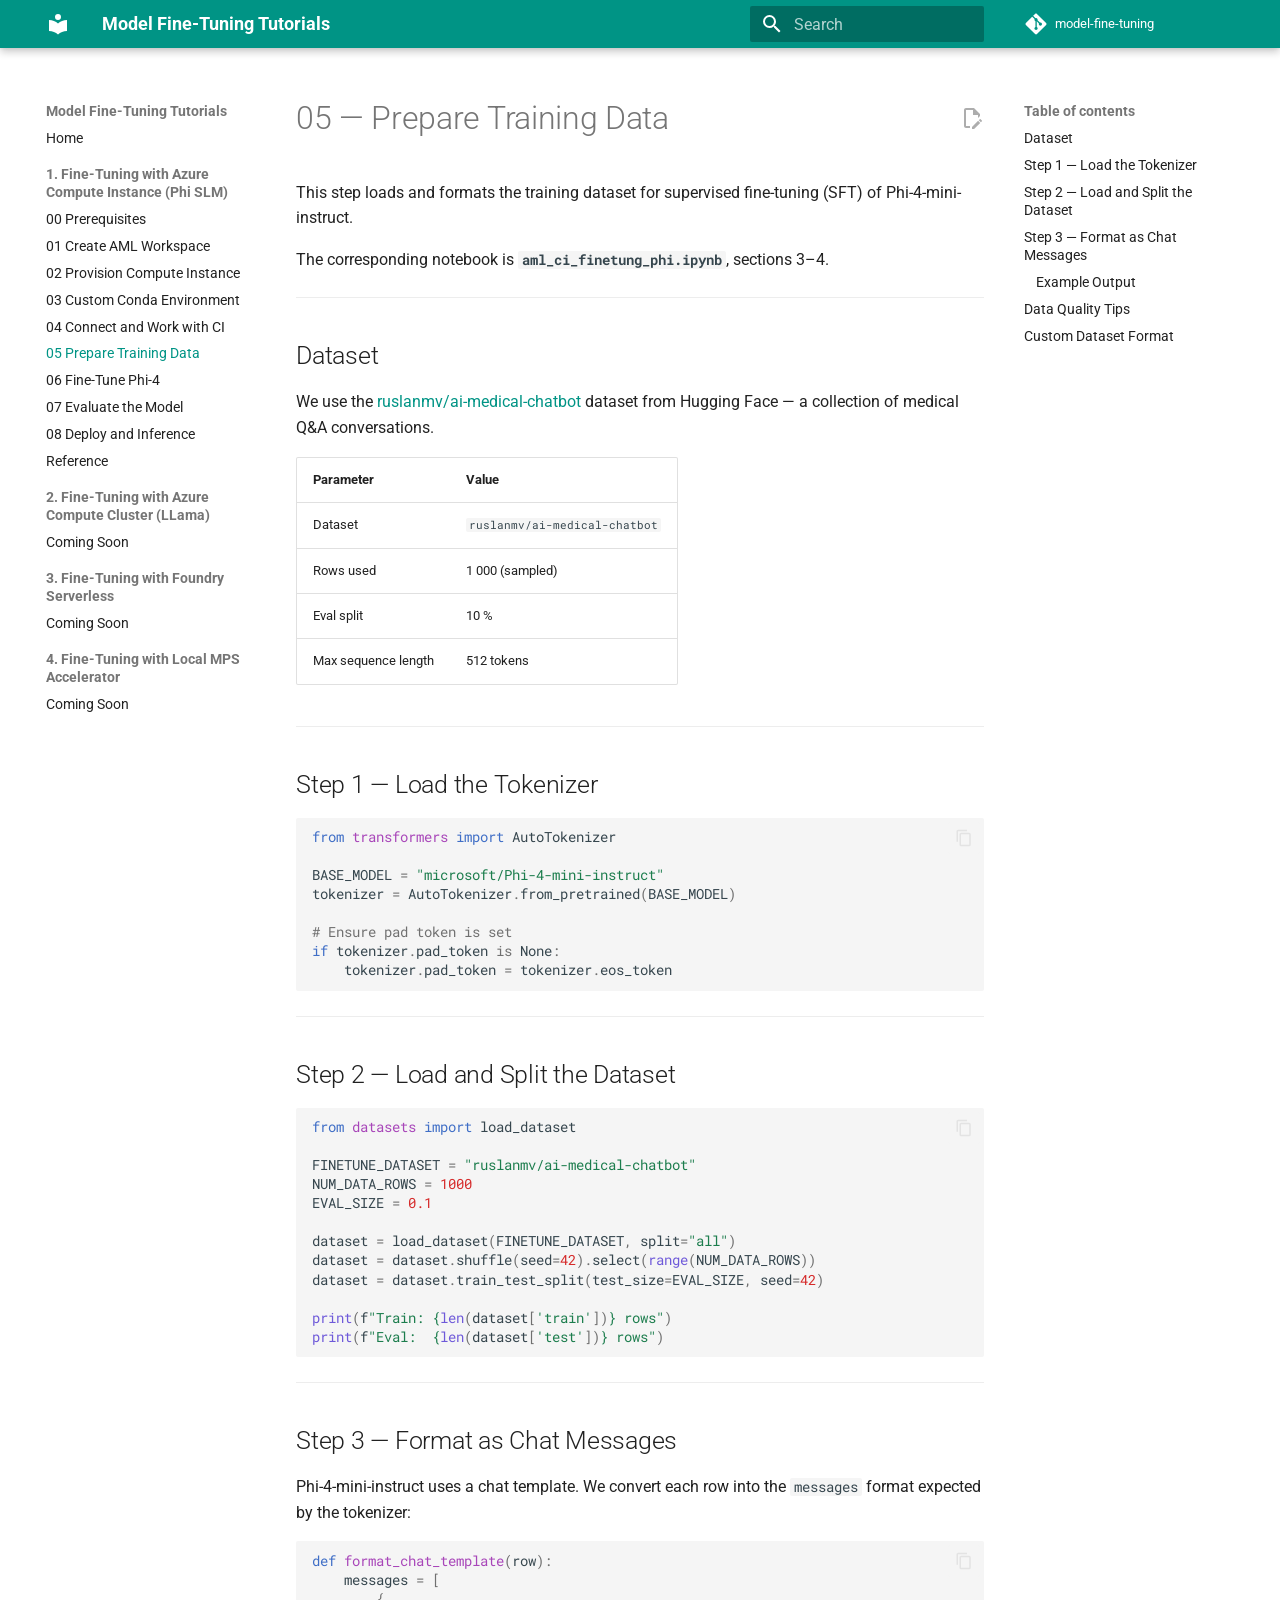
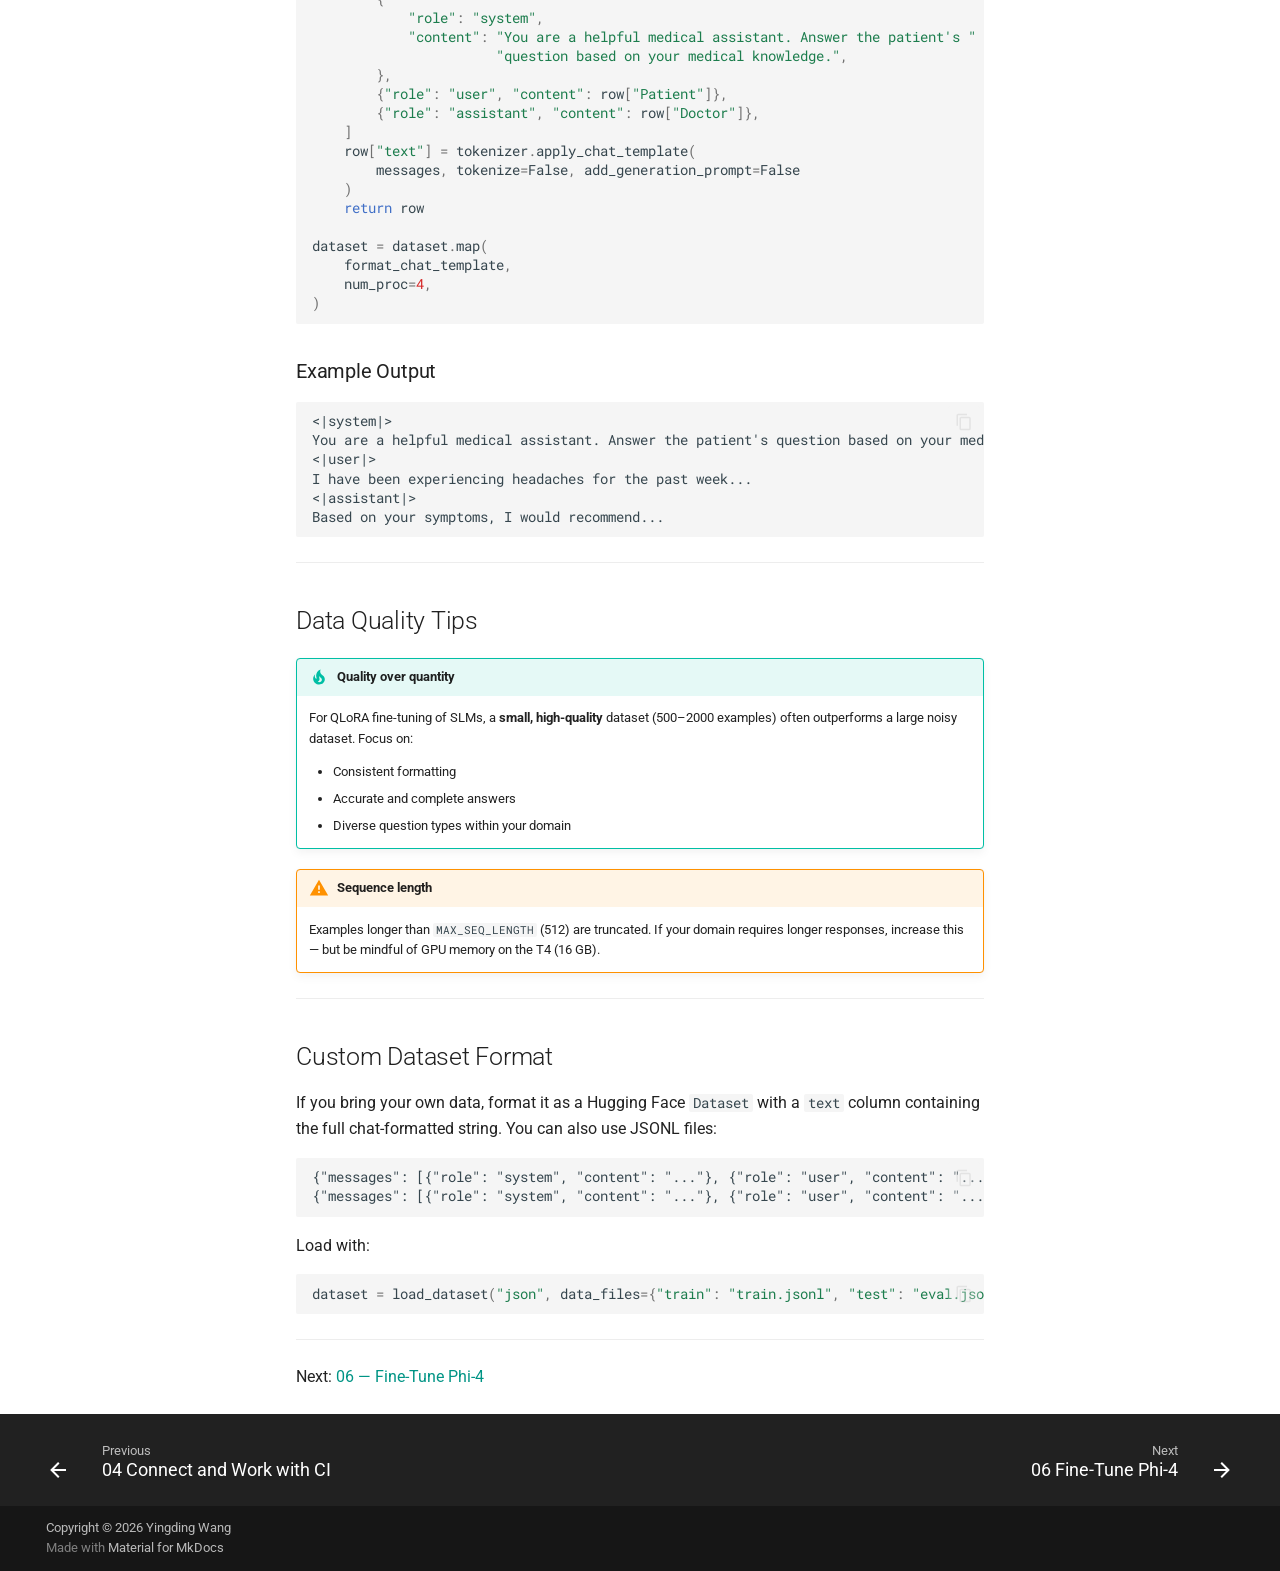
<file: 01-compute-instance/docs/05-prepare-training-data/index.html>
<!doctype html>
<html lang="en" class="no-js">
  <head>
    
      <meta charset="utf-8">
      <meta name="viewport" content="width=device-width,initial-scale=1">
      
        <meta name="description" content="Step-by-step tutorial for fine-tuning Microsoft Phi-4 models on Azure Machine Learning GPU Compute Instances.">
      
      
        <meta name="author" content="Yingding Wang">
      
      
        <link rel="canonical" href="https://yingding.github.io/model-fine-tuning/01-compute-instance/docs/05-prepare-training-data/">
      
      
        <link rel="prev" href="../04-connect-and-work-with-ci/">
      
      
        <link rel="next" href="../06-fine-tune-phi4/">
      
      
        
      
      
      <link rel="icon" href="../../../assets/images/favicon.png">
      <meta name="generator" content="mkdocs-1.6.1, mkdocs-material-9.7.6">
    
    
      
        <title>05 Prepare Training Data - Model Fine-Tuning Tutorials</title>
      
    
    
      <link rel="stylesheet" href="../../../assets/stylesheets/main.484c7ddc.min.css">
      
        
        <link rel="stylesheet" href="../../../assets/stylesheets/palette.ab4e12ef.min.css">
      
      


    
    
      
    
    
      
        
        
        <link rel="preconnect" href="https://fonts.gstatic.com" crossorigin>
        <link rel="stylesheet" href="https://fonts.googleapis.com/css?family=Roboto:300,300i,400,400i,700,700i%7CRoboto+Mono:400,400i,700,700i&display=fallback">
        <style>:root{--md-text-font:"Roboto";--md-code-font:"Roboto Mono"}</style>
      
    
    
      <link rel="stylesheet" href="../../../assets/stylesheets/extra.css">
    
    <script>__md_scope=new URL("../../..",location),__md_hash=e=>[...e].reduce(((e,_)=>(e<<5)-e+_.charCodeAt(0)),0),__md_get=(e,_=localStorage,t=__md_scope)=>JSON.parse(_.getItem(t.pathname+"."+e)),__md_set=(e,_,t=localStorage,a=__md_scope)=>{try{t.setItem(a.pathname+"."+e,JSON.stringify(_))}catch(e){}}</script>
    
      

    
    
  </head>
  
  
    
    
      
    
    
    
    
    <body dir="ltr" data-md-color-scheme="default" data-md-color-primary="teal" data-md-color-accent="amber">
  
    
    <input class="md-toggle" data-md-toggle="drawer" type="checkbox" id="__drawer" autocomplete="off">
    <input class="md-toggle" data-md-toggle="search" type="checkbox" id="__search" autocomplete="off">
    <label class="md-overlay" for="__drawer"></label>
    <div data-md-component="skip">
      
        
        <a href="#05-prepare-training-data" class="md-skip">
          Skip to content
        </a>
      
    </div>
    <div data-md-component="announce">
      
    </div>
    
    
      

  

<header class="md-header md-header--shadow" data-md-component="header">
  <nav class="md-header__inner md-grid" aria-label="Header">
    <a href="../../.." title="Model Fine-Tuning Tutorials" class="md-header__button md-logo" aria-label="Model Fine-Tuning Tutorials" data-md-component="logo">
      
  
  <svg xmlns="http://www.w3.org/2000/svg" viewBox="0 0 24 24"><path d="M12 8a3 3 0 0 0 3-3 3 3 0 0 0-3-3 3 3 0 0 0-3 3 3 3 0 0 0 3 3m0 3.54C9.64 9.35 6.5 8 3 8v11c3.5 0 6.64 1.35 9 3.54 2.36-2.19 5.5-3.54 9-3.54V8c-3.5 0-6.64 1.35-9 3.54"/></svg>

    </a>
    <label class="md-header__button md-icon" for="__drawer">
      
      <svg xmlns="http://www.w3.org/2000/svg" viewBox="0 0 24 24"><path d="M3 6h18v2H3zm0 5h18v2H3zm0 5h18v2H3z"/></svg>
    </label>
    <div class="md-header__title" data-md-component="header-title">
      <div class="md-header__ellipsis">
        <div class="md-header__topic">
          <span class="md-ellipsis">
            Model Fine-Tuning Tutorials
          </span>
        </div>
        <div class="md-header__topic" data-md-component="header-topic">
          <span class="md-ellipsis">
            
              05 Prepare Training Data
            
          </span>
        </div>
      </div>
    </div>
    
      
        <form class="md-header__option" data-md-component="palette">
  
    
    
    
    <input class="md-option" data-md-color-media="" data-md-color-scheme="default" data-md-color-primary="teal" data-md-color-accent="amber"  aria-hidden="true"  type="radio" name="__palette" id="__palette_0">
    
  
</form>
      
    
    
      <script>var palette=__md_get("__palette");if(palette&&palette.color){if("(prefers-color-scheme)"===palette.color.media){var media=matchMedia("(prefers-color-scheme: light)"),input=document.querySelector(media.matches?"[data-md-color-media='(prefers-color-scheme: light)']":"[data-md-color-media='(prefers-color-scheme: dark)']");palette.color.media=input.getAttribute("data-md-color-media"),palette.color.scheme=input.getAttribute("data-md-color-scheme"),palette.color.primary=input.getAttribute("data-md-color-primary"),palette.color.accent=input.getAttribute("data-md-color-accent")}for(var[key,value]of Object.entries(palette.color))document.body.setAttribute("data-md-color-"+key,value)}</script>
    
    
    
      
      
        <label class="md-header__button md-icon" for="__search">
          
          <svg xmlns="http://www.w3.org/2000/svg" viewBox="0 0 24 24"><path d="M9.5 3A6.5 6.5 0 0 1 16 9.5c0 1.61-.59 3.09-1.56 4.23l.27.27h.79l5 5-1.5 1.5-5-5v-.79l-.27-.27A6.52 6.52 0 0 1 9.5 16 6.5 6.5 0 0 1 3 9.5 6.5 6.5 0 0 1 9.5 3m0 2C7 5 5 7 5 9.5S7 14 9.5 14 14 12 14 9.5 12 5 9.5 5"/></svg>
        </label>
        <div class="md-search" data-md-component="search" role="dialog">
  <label class="md-search__overlay" for="__search"></label>
  <div class="md-search__inner" role="search">
    <form class="md-search__form" name="search">
      <input type="text" class="md-search__input" name="query" aria-label="Search" placeholder="Search" autocapitalize="off" autocorrect="off" autocomplete="off" spellcheck="false" data-md-component="search-query" required>
      <label class="md-search__icon md-icon" for="__search">
        
        <svg xmlns="http://www.w3.org/2000/svg" viewBox="0 0 24 24"><path d="M9.5 3A6.5 6.5 0 0 1 16 9.5c0 1.61-.59 3.09-1.56 4.23l.27.27h.79l5 5-1.5 1.5-5-5v-.79l-.27-.27A6.52 6.52 0 0 1 9.5 16 6.5 6.5 0 0 1 3 9.5 6.5 6.5 0 0 1 9.5 3m0 2C7 5 5 7 5 9.5S7 14 9.5 14 14 12 14 9.5 12 5 9.5 5"/></svg>
        
        <svg xmlns="http://www.w3.org/2000/svg" viewBox="0 0 24 24"><path d="M20 11v2H8l5.5 5.5-1.42 1.42L4.16 12l7.92-7.92L13.5 5.5 8 11z"/></svg>
      </label>
      <nav class="md-search__options" aria-label="Search">
        
        <button type="reset" class="md-search__icon md-icon" title="Clear" aria-label="Clear" tabindex="-1">
          
          <svg xmlns="http://www.w3.org/2000/svg" viewBox="0 0 24 24"><path d="M19 6.41 17.59 5 12 10.59 6.41 5 5 6.41 10.59 12 5 17.59 6.41 19 12 13.41 17.59 19 19 17.59 13.41 12z"/></svg>
        </button>
      </nav>
      
    </form>
    <div class="md-search__output">
      <div class="md-search__scrollwrap" tabindex="0" data-md-scrollfix>
        <div class="md-search-result" data-md-component="search-result">
          <div class="md-search-result__meta">
            Initializing search
          </div>
          <ol class="md-search-result__list" role="presentation"></ol>
        </div>
      </div>
    </div>
  </div>
</div>
      
    
    
      <div class="md-header__source">
        <a href="https://github.com/yingding/model-fine-tuning" title="Go to repository" class="md-source" data-md-component="source">
  <div class="md-source__icon md-icon">
    
    <svg xmlns="http://www.w3.org/2000/svg" viewBox="0 0 448 512"><!--! Font Awesome Free 7.1.0 by @fontawesome - https://fontawesome.com License - https://fontawesome.com/license/free (Icons: CC BY 4.0, Fonts: SIL OFL 1.1, Code: MIT License) Copyright 2025 Fonticons, Inc.--><path d="M439.6 236.1 244 40.5c-5.4-5.5-12.8-8.5-20.4-8.5s-15 3-20.4 8.4L162.5 81l51.5 51.5c27.1-9.1 52.7 16.8 43.4 43.7l49.7 49.7c34.2-11.8 61.2 31 35.5 56.7-26.5 26.5-70.2-2.9-56-37.3L240.3 199v121.9c25.3 12.5 22.3 41.8 9.1 55-6.4 6.4-15.2 10.1-24.3 10.1s-17.8-3.6-24.3-10.1c-17.6-17.6-11.1-46.9 11.2-56v-123c-20.8-8.5-24.6-30.7-18.6-45L142.6 101 8.5 235.1C3 240.6 0 247.9 0 255.5s3 15 8.5 20.4l195.6 195.7c5.4 5.4 12.7 8.4 20.4 8.4s15-3 20.4-8.4l194.7-194.7c5.4-5.4 8.4-12.8 8.4-20.4s-3-15-8.4-20.4"/></svg>
  </div>
  <div class="md-source__repository">
    model-fine-tuning
  </div>
</a>
      </div>
    
  </nav>
  
</header>
    
    <div class="md-container" data-md-component="container">
      
      
        
          
        
      
      <main class="md-main" data-md-component="main">
        <div class="md-main__inner md-grid">
          
            
              
              <div class="md-sidebar md-sidebar--primary" data-md-component="sidebar" data-md-type="navigation" >
                <div class="md-sidebar__scrollwrap">
                  <div class="md-sidebar__inner">
                    



<nav class="md-nav md-nav--primary" aria-label="Navigation" data-md-level="0">
  <label class="md-nav__title" for="__drawer">
    <a href="../../.." title="Model Fine-Tuning Tutorials" class="md-nav__button md-logo" aria-label="Model Fine-Tuning Tutorials" data-md-component="logo">
      
  
  <svg xmlns="http://www.w3.org/2000/svg" viewBox="0 0 24 24"><path d="M12 8a3 3 0 0 0 3-3 3 3 0 0 0-3-3 3 3 0 0 0-3 3 3 3 0 0 0 3 3m0 3.54C9.64 9.35 6.5 8 3 8v11c3.5 0 6.64 1.35 9 3.54 2.36-2.19 5.5-3.54 9-3.54V8c-3.5 0-6.64 1.35-9 3.54"/></svg>

    </a>
    Model Fine-Tuning Tutorials
  </label>
  
    <div class="md-nav__source">
      <a href="https://github.com/yingding/model-fine-tuning" title="Go to repository" class="md-source" data-md-component="source">
  <div class="md-source__icon md-icon">
    
    <svg xmlns="http://www.w3.org/2000/svg" viewBox="0 0 448 512"><!--! Font Awesome Free 7.1.0 by @fontawesome - https://fontawesome.com License - https://fontawesome.com/license/free (Icons: CC BY 4.0, Fonts: SIL OFL 1.1, Code: MIT License) Copyright 2025 Fonticons, Inc.--><path d="M439.6 236.1 244 40.5c-5.4-5.5-12.8-8.5-20.4-8.5s-15 3-20.4 8.4L162.5 81l51.5 51.5c27.1-9.1 52.7 16.8 43.4 43.7l49.7 49.7c34.2-11.8 61.2 31 35.5 56.7-26.5 26.5-70.2-2.9-56-37.3L240.3 199v121.9c25.3 12.5 22.3 41.8 9.1 55-6.4 6.4-15.2 10.1-24.3 10.1s-17.8-3.6-24.3-10.1c-17.6-17.6-11.1-46.9 11.2-56v-123c-20.8-8.5-24.6-30.7-18.6-45L142.6 101 8.5 235.1C3 240.6 0 247.9 0 255.5s3 15 8.5 20.4l195.6 195.7c5.4 5.4 12.7 8.4 20.4 8.4s15-3 20.4-8.4l194.7-194.7c5.4-5.4 8.4-12.8 8.4-20.4s-3-15-8.4-20.4"/></svg>
  </div>
  <div class="md-source__repository">
    model-fine-tuning
  </div>
</a>
    </div>
  
  <ul class="md-nav__list" data-md-scrollfix>
    
      
      
  
  
  
  
    <li class="md-nav__item">
      <a href="../../.." class="md-nav__link">
        
  
  
  <span class="md-ellipsis">
    
  
    Home
  

    
  </span>
  
  

      </a>
    </li>
  

    
      
      
  
  
    
  
  
  
    
    
    
    
      
        
        
      
    
    
    <li class="md-nav__item md-nav__item--active md-nav__item--section md-nav__item--nested">
      
        
        
        <input class="md-nav__toggle md-toggle " type="checkbox" id="__nav_2" checked>
        
          
          <label class="md-nav__link" for="__nav_2" id="__nav_2_label" tabindex="">
            
  
  
  <span class="md-ellipsis">
    
  
    1. Fine-Tuning with Azure Compute Instance (Phi SLM)
  

    
  </span>
  
  

            <span class="md-nav__icon md-icon"></span>
          </label>
        
        <nav class="md-nav" data-md-level="1" aria-labelledby="__nav_2_label" aria-expanded="true">
          <label class="md-nav__title" for="__nav_2">
            <span class="md-nav__icon md-icon"></span>
            
  
    1. Fine-Tuning with Azure Compute Instance (Phi SLM)
  

          </label>
          <ul class="md-nav__list" data-md-scrollfix>
            
              
                
  
  
  
  
    <li class="md-nav__item">
      <a href="../00-prerequisites/" class="md-nav__link">
        
  
  
  <span class="md-ellipsis">
    
  
    00 Prerequisites
  

    
  </span>
  
  

      </a>
    </li>
  

              
            
              
                
  
  
  
  
    <li class="md-nav__item">
      <a href="../01-create-aml-workspace/" class="md-nav__link">
        
  
  
  <span class="md-ellipsis">
    
  
    01 Create AML Workspace
  

    
  </span>
  
  

      </a>
    </li>
  

              
            
              
                
  
  
  
  
    <li class="md-nav__item">
      <a href="../02-provision-compute-instance/" class="md-nav__link">
        
  
  
  <span class="md-ellipsis">
    
  
    02 Provision Compute Instance
  

    
  </span>
  
  

      </a>
    </li>
  

              
            
              
                
  
  
  
  
    <li class="md-nav__item">
      <a href="../03-custom-conda-environment/" class="md-nav__link">
        
  
  
  <span class="md-ellipsis">
    
  
    03 Custom Conda Environment
  

    
  </span>
  
  

      </a>
    </li>
  

              
            
              
                
  
  
  
  
    <li class="md-nav__item">
      <a href="../04-connect-and-work-with-ci/" class="md-nav__link">
        
  
  
  <span class="md-ellipsis">
    
  
    04 Connect and Work with CI
  

    
  </span>
  
  

      </a>
    </li>
  

              
            
              
                
  
  
    
  
  
  
    <li class="md-nav__item md-nav__item--active">
      
      <input class="md-nav__toggle md-toggle" type="checkbox" id="__toc">
      
      
        
      
      
        <label class="md-nav__link md-nav__link--active" for="__toc">
          
  
  
  <span class="md-ellipsis">
    
  
    05 Prepare Training Data
  

    
  </span>
  
  

          <span class="md-nav__icon md-icon"></span>
        </label>
      
      <a href="./" class="md-nav__link md-nav__link--active">
        
  
  
  <span class="md-ellipsis">
    
  
    05 Prepare Training Data
  

    
  </span>
  
  

      </a>
      
        

<nav class="md-nav md-nav--secondary" aria-label="Table of contents">
  
  
  
    
  
  
    <label class="md-nav__title" for="__toc">
      <span class="md-nav__icon md-icon"></span>
      Table of contents
    </label>
    <ul class="md-nav__list" data-md-component="toc" data-md-scrollfix>
      
        <li class="md-nav__item">
  <a href="#dataset" class="md-nav__link">
    <span class="md-ellipsis">
      
        Dataset
      
    </span>
  </a>
  
</li>
      
        <li class="md-nav__item">
  <a href="#step-1-load-the-tokenizer" class="md-nav__link">
    <span class="md-ellipsis">
      
        Step 1 — Load the Tokenizer
      
    </span>
  </a>
  
</li>
      
        <li class="md-nav__item">
  <a href="#step-2-load-and-split-the-dataset" class="md-nav__link">
    <span class="md-ellipsis">
      
        Step 2 — Load and Split the Dataset
      
    </span>
  </a>
  
</li>
      
        <li class="md-nav__item">
  <a href="#step-3-format-as-chat-messages" class="md-nav__link">
    <span class="md-ellipsis">
      
        Step 3 — Format as Chat Messages
      
    </span>
  </a>
  
    <nav class="md-nav" aria-label="Step 3 — Format as Chat Messages">
      <ul class="md-nav__list">
        
          <li class="md-nav__item">
  <a href="#example-output" class="md-nav__link">
    <span class="md-ellipsis">
      
        Example Output
      
    </span>
  </a>
  
</li>
        
      </ul>
    </nav>
  
</li>
      
        <li class="md-nav__item">
  <a href="#data-quality-tips" class="md-nav__link">
    <span class="md-ellipsis">
      
        Data Quality Tips
      
    </span>
  </a>
  
</li>
      
        <li class="md-nav__item">
  <a href="#custom-dataset-format" class="md-nav__link">
    <span class="md-ellipsis">
      
        Custom Dataset Format
      
    </span>
  </a>
  
</li>
      
    </ul>
  
</nav>
      
    </li>
  

              
            
              
                
  
  
  
  
    <li class="md-nav__item">
      <a href="../06-fine-tune-phi4/" class="md-nav__link">
        
  
  
  <span class="md-ellipsis">
    
  
    06 Fine-Tune Phi-4
  

    
  </span>
  
  

      </a>
    </li>
  

              
            
              
                
  
  
  
  
    <li class="md-nav__item">
      <a href="../07-evaluate-model/" class="md-nav__link">
        
  
  
  <span class="md-ellipsis">
    
  
    07 Evaluate the Model
  

    
  </span>
  
  

      </a>
    </li>
  

              
            
              
                
  
  
  
  
    <li class="md-nav__item">
      <a href="../08-deploy-and-inference/" class="md-nav__link">
        
  
  
  <span class="md-ellipsis">
    
  
    08 Deploy and Inference
  

    
  </span>
  
  

      </a>
    </li>
  

              
            
              
                
  
  
  
  
    <li class="md-nav__item">
      <a href="../reference/" class="md-nav__link">
        
  
  
  <span class="md-ellipsis">
    
  
    Reference
  

    
  </span>
  
  

      </a>
    </li>
  

              
            
          </ul>
        </nav>
      
    </li>
  

    
      
      
  
  
  
  
    
    
    
    
      
        
        
      
    
    
    <li class="md-nav__item md-nav__item--section md-nav__item--nested">
      
        
        
          
        
        <input class="md-nav__toggle md-toggle md-toggle--indeterminate" type="checkbox" id="__nav_3" >
        
          
          <label class="md-nav__link" for="__nav_3" id="__nav_3_label" tabindex="">
            
  
  
  <span class="md-ellipsis">
    
  
    2. Fine-Tuning with Azure Compute Cluster (LLama)
  

    
  </span>
  
  

            <span class="md-nav__icon md-icon"></span>
          </label>
        
        <nav class="md-nav" data-md-level="1" aria-labelledby="__nav_3_label" aria-expanded="false">
          <label class="md-nav__title" for="__nav_3">
            <span class="md-nav__icon md-icon"></span>
            
  
    2. Fine-Tuning with Azure Compute Cluster (LLama)
  

          </label>
          <ul class="md-nav__list" data-md-scrollfix>
            
              
                
  
  
  
  
    <li class="md-nav__item">
      <a href="../../../02-compute-cluster/" class="md-nav__link">
        
  
  
  <span class="md-ellipsis">
    
  
    Coming Soon
  

    
  </span>
  
  

      </a>
    </li>
  

              
            
          </ul>
        </nav>
      
    </li>
  

    
      
      
  
  
  
  
    
    
    
    
      
        
        
      
    
    
    <li class="md-nav__item md-nav__item--section md-nav__item--nested">
      
        
        
          
        
        <input class="md-nav__toggle md-toggle md-toggle--indeterminate" type="checkbox" id="__nav_4" >
        
          
          <label class="md-nav__link" for="__nav_4" id="__nav_4_label" tabindex="">
            
  
  
  <span class="md-ellipsis">
    
  
    3. Fine-Tuning with Foundry Serverless
  

    
  </span>
  
  

            <span class="md-nav__icon md-icon"></span>
          </label>
        
        <nav class="md-nav" data-md-level="1" aria-labelledby="__nav_4_label" aria-expanded="false">
          <label class="md-nav__title" for="__nav_4">
            <span class="md-nav__icon md-icon"></span>
            
  
    3. Fine-Tuning with Foundry Serverless
  

          </label>
          <ul class="md-nav__list" data-md-scrollfix>
            
              
                
  
  
  
  
    <li class="md-nav__item">
      <a href="../../../03-foundry-serverless/" class="md-nav__link">
        
  
  
  <span class="md-ellipsis">
    
  
    Coming Soon
  

    
  </span>
  
  

      </a>
    </li>
  

              
            
          </ul>
        </nav>
      
    </li>
  

    
      
      
  
  
  
  
    
    
    
    
      
        
        
      
    
    
    <li class="md-nav__item md-nav__item--section md-nav__item--nested">
      
        
        
          
        
        <input class="md-nav__toggle md-toggle md-toggle--indeterminate" type="checkbox" id="__nav_5" >
        
          
          <label class="md-nav__link" for="__nav_5" id="__nav_5_label" tabindex="">
            
  
  
  <span class="md-ellipsis">
    
  
    4. Fine-Tuning with Local MPS Accelerator
  

    
  </span>
  
  

            <span class="md-nav__icon md-icon"></span>
          </label>
        
        <nav class="md-nav" data-md-level="1" aria-labelledby="__nav_5_label" aria-expanded="false">
          <label class="md-nav__title" for="__nav_5">
            <span class="md-nav__icon md-icon"></span>
            
  
    4. Fine-Tuning with Local MPS Accelerator
  

          </label>
          <ul class="md-nav__list" data-md-scrollfix>
            
              
                
  
  
  
  
    <li class="md-nav__item">
      <a href="../../../04-local-mps/" class="md-nav__link">
        
  
  
  <span class="md-ellipsis">
    
  
    Coming Soon
  

    
  </span>
  
  

      </a>
    </li>
  

              
            
          </ul>
        </nav>
      
    </li>
  

    
  </ul>
</nav>
                  </div>
                </div>
              </div>
            
            
              
              <div class="md-sidebar md-sidebar--secondary" data-md-component="sidebar" data-md-type="toc" >
                <div class="md-sidebar__scrollwrap">
                  <div class="md-sidebar__inner">
                    

<nav class="md-nav md-nav--secondary" aria-label="Table of contents">
  
  
  
    
  
  
    <label class="md-nav__title" for="__toc">
      <span class="md-nav__icon md-icon"></span>
      Table of contents
    </label>
    <ul class="md-nav__list" data-md-component="toc" data-md-scrollfix>
      
        <li class="md-nav__item">
  <a href="#dataset" class="md-nav__link">
    <span class="md-ellipsis">
      
        Dataset
      
    </span>
  </a>
  
</li>
      
        <li class="md-nav__item">
  <a href="#step-1-load-the-tokenizer" class="md-nav__link">
    <span class="md-ellipsis">
      
        Step 1 — Load the Tokenizer
      
    </span>
  </a>
  
</li>
      
        <li class="md-nav__item">
  <a href="#step-2-load-and-split-the-dataset" class="md-nav__link">
    <span class="md-ellipsis">
      
        Step 2 — Load and Split the Dataset
      
    </span>
  </a>
  
</li>
      
        <li class="md-nav__item">
  <a href="#step-3-format-as-chat-messages" class="md-nav__link">
    <span class="md-ellipsis">
      
        Step 3 — Format as Chat Messages
      
    </span>
  </a>
  
    <nav class="md-nav" aria-label="Step 3 — Format as Chat Messages">
      <ul class="md-nav__list">
        
          <li class="md-nav__item">
  <a href="#example-output" class="md-nav__link">
    <span class="md-ellipsis">
      
        Example Output
      
    </span>
  </a>
  
</li>
        
      </ul>
    </nav>
  
</li>
      
        <li class="md-nav__item">
  <a href="#data-quality-tips" class="md-nav__link">
    <span class="md-ellipsis">
      
        Data Quality Tips
      
    </span>
  </a>
  
</li>
      
        <li class="md-nav__item">
  <a href="#custom-dataset-format" class="md-nav__link">
    <span class="md-ellipsis">
      
        Custom Dataset Format
      
    </span>
  </a>
  
</li>
      
    </ul>
  
</nav>
                  </div>
                </div>
              </div>
            
          
          
            <div class="md-content" data-md-component="content">
              
              <article class="md-content__inner md-typeset">
                
                  


  
    <a href="https://github.com/yingding/model-fine-tuning/edit/main/01-compute-instance/docs/05-prepare-training-data.md" title="Edit this page" class="md-content__button md-icon" rel="edit">
      
      <svg xmlns="http://www.w3.org/2000/svg" viewBox="0 0 24 24"><path d="M10 20H6V4h7v5h5v3.1l2-2V8l-6-6H6c-1.1 0-2 .9-2 2v16c0 1.1.9 2 2 2h4zm10.2-7c.1 0 .3.1.4.2l1.3 1.3c.2.2.2.6 0 .8l-1 1-2.1-2.1 1-1c.1-.1.2-.2.4-.2m0 3.9L14.1 23H12v-2.1l6.1-6.1z"/></svg>
    </a>
  
  


<h1 id="05-prepare-training-data">05 — Prepare Training Data</h1>
<p>This step loads and formats the training dataset for supervised fine-tuning (SFT)
of Phi-4-mini-instruct.</p>
<p>The corresponding notebook is <strong><code>aml_ci_finetung_phi.ipynb</code></strong>, sections 3–4.</p>
<hr />
<h2 id="dataset">Dataset</h2>
<p>We use the <a href="https://huggingface.co/datasets/ruslanmv/ai-medical-chatbot">ruslanmv/ai-medical-chatbot</a>
dataset from Hugging Face — a collection of medical Q&amp;A conversations.</p>
<table>
<thead>
<tr>
<th>Parameter</th>
<th>Value</th>
</tr>
</thead>
<tbody>
<tr>
<td>Dataset</td>
<td><code>ruslanmv/ai-medical-chatbot</code></td>
</tr>
<tr>
<td>Rows used</td>
<td>1 000 (sampled)</td>
</tr>
<tr>
<td>Eval split</td>
<td>10 %</td>
</tr>
<tr>
<td>Max sequence length</td>
<td>512 tokens</td>
</tr>
</tbody>
</table>
<hr />
<h2 id="step-1-load-the-tokenizer">Step 1 — Load the Tokenizer</h2>
<div class="highlight"><pre><span></span><code><a id="__codelineno-0-1" name="__codelineno-0-1" href="#__codelineno-0-1"></a><span class="kn">from</span><span class="w"> </span><span class="nn">transformers</span><span class="w"> </span><span class="kn">import</span> <span class="n">AutoTokenizer</span>
<a id="__codelineno-0-2" name="__codelineno-0-2" href="#__codelineno-0-2"></a>
<a id="__codelineno-0-3" name="__codelineno-0-3" href="#__codelineno-0-3"></a><span class="n">BASE_MODEL</span> <span class="o">=</span> <span class="s2">&quot;microsoft/Phi-4-mini-instruct&quot;</span>
<a id="__codelineno-0-4" name="__codelineno-0-4" href="#__codelineno-0-4"></a><span class="n">tokenizer</span> <span class="o">=</span> <span class="n">AutoTokenizer</span><span class="o">.</span><span class="n">from_pretrained</span><span class="p">(</span><span class="n">BASE_MODEL</span><span class="p">)</span>
<a id="__codelineno-0-5" name="__codelineno-0-5" href="#__codelineno-0-5"></a>
<a id="__codelineno-0-6" name="__codelineno-0-6" href="#__codelineno-0-6"></a><span class="c1"># Ensure pad token is set</span>
<a id="__codelineno-0-7" name="__codelineno-0-7" href="#__codelineno-0-7"></a><span class="k">if</span> <span class="n">tokenizer</span><span class="o">.</span><span class="n">pad_token</span> <span class="ow">is</span> <span class="kc">None</span><span class="p">:</span>
<a id="__codelineno-0-8" name="__codelineno-0-8" href="#__codelineno-0-8"></a>    <span class="n">tokenizer</span><span class="o">.</span><span class="n">pad_token</span> <span class="o">=</span> <span class="n">tokenizer</span><span class="o">.</span><span class="n">eos_token</span>
</code></pre></div>
<hr />
<h2 id="step-2-load-and-split-the-dataset">Step 2 — Load and Split the Dataset</h2>
<div class="highlight"><pre><span></span><code><a id="__codelineno-1-1" name="__codelineno-1-1" href="#__codelineno-1-1"></a><span class="kn">from</span><span class="w"> </span><span class="nn">datasets</span><span class="w"> </span><span class="kn">import</span> <span class="n">load_dataset</span>
<a id="__codelineno-1-2" name="__codelineno-1-2" href="#__codelineno-1-2"></a>
<a id="__codelineno-1-3" name="__codelineno-1-3" href="#__codelineno-1-3"></a><span class="n">FINETUNE_DATASET</span> <span class="o">=</span> <span class="s2">&quot;ruslanmv/ai-medical-chatbot&quot;</span>
<a id="__codelineno-1-4" name="__codelineno-1-4" href="#__codelineno-1-4"></a><span class="n">NUM_DATA_ROWS</span> <span class="o">=</span> <span class="mi">1000</span>
<a id="__codelineno-1-5" name="__codelineno-1-5" href="#__codelineno-1-5"></a><span class="n">EVAL_SIZE</span> <span class="o">=</span> <span class="mf">0.1</span>
<a id="__codelineno-1-6" name="__codelineno-1-6" href="#__codelineno-1-6"></a>
<a id="__codelineno-1-7" name="__codelineno-1-7" href="#__codelineno-1-7"></a><span class="n">dataset</span> <span class="o">=</span> <span class="n">load_dataset</span><span class="p">(</span><span class="n">FINETUNE_DATASET</span><span class="p">,</span> <span class="n">split</span><span class="o">=</span><span class="s2">&quot;all&quot;</span><span class="p">)</span>
<a id="__codelineno-1-8" name="__codelineno-1-8" href="#__codelineno-1-8"></a><span class="n">dataset</span> <span class="o">=</span> <span class="n">dataset</span><span class="o">.</span><span class="n">shuffle</span><span class="p">(</span><span class="n">seed</span><span class="o">=</span><span class="mi">42</span><span class="p">)</span><span class="o">.</span><span class="n">select</span><span class="p">(</span><span class="nb">range</span><span class="p">(</span><span class="n">NUM_DATA_ROWS</span><span class="p">))</span>
<a id="__codelineno-1-9" name="__codelineno-1-9" href="#__codelineno-1-9"></a><span class="n">dataset</span> <span class="o">=</span> <span class="n">dataset</span><span class="o">.</span><span class="n">train_test_split</span><span class="p">(</span><span class="n">test_size</span><span class="o">=</span><span class="n">EVAL_SIZE</span><span class="p">,</span> <span class="n">seed</span><span class="o">=</span><span class="mi">42</span><span class="p">)</span>
<a id="__codelineno-1-10" name="__codelineno-1-10" href="#__codelineno-1-10"></a>
<a id="__codelineno-1-11" name="__codelineno-1-11" href="#__codelineno-1-11"></a><span class="nb">print</span><span class="p">(</span><span class="sa">f</span><span class="s2">&quot;Train: </span><span class="si">{</span><span class="nb">len</span><span class="p">(</span><span class="n">dataset</span><span class="p">[</span><span class="s1">&#39;train&#39;</span><span class="p">])</span><span class="si">}</span><span class="s2"> rows&quot;</span><span class="p">)</span>
<a id="__codelineno-1-12" name="__codelineno-1-12" href="#__codelineno-1-12"></a><span class="nb">print</span><span class="p">(</span><span class="sa">f</span><span class="s2">&quot;Eval:  </span><span class="si">{</span><span class="nb">len</span><span class="p">(</span><span class="n">dataset</span><span class="p">[</span><span class="s1">&#39;test&#39;</span><span class="p">])</span><span class="si">}</span><span class="s2"> rows&quot;</span><span class="p">)</span>
</code></pre></div>
<hr />
<h2 id="step-3-format-as-chat-messages">Step 3 — Format as Chat Messages</h2>
<p>Phi-4-mini-instruct uses a chat template. We convert each row into the
<code>messages</code> format expected by the tokenizer:</p>
<div class="highlight"><pre><span></span><code><a id="__codelineno-2-1" name="__codelineno-2-1" href="#__codelineno-2-1"></a><span class="k">def</span><span class="w"> </span><span class="nf">format_chat_template</span><span class="p">(</span><span class="n">row</span><span class="p">):</span>
<a id="__codelineno-2-2" name="__codelineno-2-2" href="#__codelineno-2-2"></a>    <span class="n">messages</span> <span class="o">=</span> <span class="p">[</span>
<a id="__codelineno-2-3" name="__codelineno-2-3" href="#__codelineno-2-3"></a>        <span class="p">{</span>
<a id="__codelineno-2-4" name="__codelineno-2-4" href="#__codelineno-2-4"></a>            <span class="s2">&quot;role&quot;</span><span class="p">:</span> <span class="s2">&quot;system&quot;</span><span class="p">,</span>
<a id="__codelineno-2-5" name="__codelineno-2-5" href="#__codelineno-2-5"></a>            <span class="s2">&quot;content&quot;</span><span class="p">:</span> <span class="s2">&quot;You are a helpful medical assistant. Answer the patient&#39;s &quot;</span>
<a id="__codelineno-2-6" name="__codelineno-2-6" href="#__codelineno-2-6"></a>                       <span class="s2">&quot;question based on your medical knowledge.&quot;</span><span class="p">,</span>
<a id="__codelineno-2-7" name="__codelineno-2-7" href="#__codelineno-2-7"></a>        <span class="p">},</span>
<a id="__codelineno-2-8" name="__codelineno-2-8" href="#__codelineno-2-8"></a>        <span class="p">{</span><span class="s2">&quot;role&quot;</span><span class="p">:</span> <span class="s2">&quot;user&quot;</span><span class="p">,</span> <span class="s2">&quot;content&quot;</span><span class="p">:</span> <span class="n">row</span><span class="p">[</span><span class="s2">&quot;Patient&quot;</span><span class="p">]},</span>
<a id="__codelineno-2-9" name="__codelineno-2-9" href="#__codelineno-2-9"></a>        <span class="p">{</span><span class="s2">&quot;role&quot;</span><span class="p">:</span> <span class="s2">&quot;assistant&quot;</span><span class="p">,</span> <span class="s2">&quot;content&quot;</span><span class="p">:</span> <span class="n">row</span><span class="p">[</span><span class="s2">&quot;Doctor&quot;</span><span class="p">]},</span>
<a id="__codelineno-2-10" name="__codelineno-2-10" href="#__codelineno-2-10"></a>    <span class="p">]</span>
<a id="__codelineno-2-11" name="__codelineno-2-11" href="#__codelineno-2-11"></a>    <span class="n">row</span><span class="p">[</span><span class="s2">&quot;text&quot;</span><span class="p">]</span> <span class="o">=</span> <span class="n">tokenizer</span><span class="o">.</span><span class="n">apply_chat_template</span><span class="p">(</span>
<a id="__codelineno-2-12" name="__codelineno-2-12" href="#__codelineno-2-12"></a>        <span class="n">messages</span><span class="p">,</span> <span class="n">tokenize</span><span class="o">=</span><span class="kc">False</span><span class="p">,</span> <span class="n">add_generation_prompt</span><span class="o">=</span><span class="kc">False</span>
<a id="__codelineno-2-13" name="__codelineno-2-13" href="#__codelineno-2-13"></a>    <span class="p">)</span>
<a id="__codelineno-2-14" name="__codelineno-2-14" href="#__codelineno-2-14"></a>    <span class="k">return</span> <span class="n">row</span>
<a id="__codelineno-2-15" name="__codelineno-2-15" href="#__codelineno-2-15"></a>
<a id="__codelineno-2-16" name="__codelineno-2-16" href="#__codelineno-2-16"></a><span class="n">dataset</span> <span class="o">=</span> <span class="n">dataset</span><span class="o">.</span><span class="n">map</span><span class="p">(</span>
<a id="__codelineno-2-17" name="__codelineno-2-17" href="#__codelineno-2-17"></a>    <span class="n">format_chat_template</span><span class="p">,</span>
<a id="__codelineno-2-18" name="__codelineno-2-18" href="#__codelineno-2-18"></a>    <span class="n">num_proc</span><span class="o">=</span><span class="mi">4</span><span class="p">,</span>
<a id="__codelineno-2-19" name="__codelineno-2-19" href="#__codelineno-2-19"></a><span class="p">)</span>
</code></pre></div>
<h3 id="example-output">Example Output</h3>
<div class="highlight"><pre><span></span><code><a id="__codelineno-3-1" name="__codelineno-3-1" href="#__codelineno-3-1"></a>&lt;|system|&gt;
<a id="__codelineno-3-2" name="__codelineno-3-2" href="#__codelineno-3-2"></a>You are a helpful medical assistant. Answer the patient&#39;s question based on your medical knowledge.
<a id="__codelineno-3-3" name="__codelineno-3-3" href="#__codelineno-3-3"></a>&lt;|user|&gt;
<a id="__codelineno-3-4" name="__codelineno-3-4" href="#__codelineno-3-4"></a>I have been experiencing headaches for the past week...
<a id="__codelineno-3-5" name="__codelineno-3-5" href="#__codelineno-3-5"></a>&lt;|assistant|&gt;
<a id="__codelineno-3-6" name="__codelineno-3-6" href="#__codelineno-3-6"></a>Based on your symptoms, I would recommend...
</code></pre></div>
<hr />
<h2 id="data-quality-tips">Data Quality Tips</h2>
<div class="admonition tip">
<p class="admonition-title">Quality over quantity</p>
<p>For QLoRA fine-tuning of SLMs, a <strong>small, high-quality</strong> dataset (500–2000
examples) often outperforms a large noisy dataset. Focus on:</p>
<ul>
<li>Consistent formatting</li>
<li>Accurate and complete answers</li>
<li>Diverse question types within your domain</li>
</ul>
</div>
<div class="admonition warning">
<p class="admonition-title">Sequence length</p>
<p>Examples longer than <code>MAX_SEQ_LENGTH</code> (512) are truncated. If your domain
requires longer responses, increase this — but be mindful of GPU memory
on the T4 (16 GB).</p>
</div>
<hr />
<h2 id="custom-dataset-format">Custom Dataset Format</h2>
<p>If you bring your own data, format it as a Hugging Face <code>Dataset</code> with a <code>text</code>
column containing the full chat-formatted string. You can also use JSONL files:</p>
<div class="highlight"><pre><span></span><code><a id="__codelineno-4-1" name="__codelineno-4-1" href="#__codelineno-4-1"></a>{&quot;messages&quot;: [{&quot;role&quot;: &quot;system&quot;, &quot;content&quot;: &quot;...&quot;}, {&quot;role&quot;: &quot;user&quot;, &quot;content&quot;: &quot;...&quot;}, {&quot;role&quot;: &quot;assistant&quot;, &quot;content&quot;: &quot;...&quot;}]}
<a id="__codelineno-4-2" name="__codelineno-4-2" href="#__codelineno-4-2"></a>{&quot;messages&quot;: [{&quot;role&quot;: &quot;system&quot;, &quot;content&quot;: &quot;...&quot;}, {&quot;role&quot;: &quot;user&quot;, &quot;content&quot;: &quot;...&quot;}, {&quot;role&quot;: &quot;assistant&quot;, &quot;content&quot;: &quot;...&quot;}]}
</code></pre></div>
<p>Load with:</p>
<div class="highlight"><pre><span></span><code><a id="__codelineno-5-1" name="__codelineno-5-1" href="#__codelineno-5-1"></a><span class="n">dataset</span> <span class="o">=</span> <span class="n">load_dataset</span><span class="p">(</span><span class="s2">&quot;json&quot;</span><span class="p">,</span> <span class="n">data_files</span><span class="o">=</span><span class="p">{</span><span class="s2">&quot;train&quot;</span><span class="p">:</span> <span class="s2">&quot;train.jsonl&quot;</span><span class="p">,</span> <span class="s2">&quot;test&quot;</span><span class="p">:</span> <span class="s2">&quot;eval.jsonl&quot;</span><span class="p">})</span>
</code></pre></div>
<hr />
<p>Next: <a href="../06-fine-tune-phi4/">06 — Fine-Tune Phi-4</a></p>












                
              </article>
            </div>
          
          
<script>var target=document.getElementById(location.hash.slice(1));target&&target.name&&(target.checked=target.name.startsWith("__tabbed_"))</script>
        </div>
        
      </main>
      
        <footer class="md-footer">
  
    
      
      <nav class="md-footer__inner md-grid" aria-label="Footer" >
        
          
          <a href="../04-connect-and-work-with-ci/" class="md-footer__link md-footer__link--prev" aria-label="Previous: 04 Connect and Work with CI">
            <div class="md-footer__button md-icon">
              
              <svg xmlns="http://www.w3.org/2000/svg" viewBox="0 0 24 24"><path d="M20 11v2H8l5.5 5.5-1.42 1.42L4.16 12l7.92-7.92L13.5 5.5 8 11z"/></svg>
            </div>
            <div class="md-footer__title">
              <span class="md-footer__direction">
                Previous
              </span>
              <div class="md-ellipsis">
                04 Connect and Work with CI
              </div>
            </div>
          </a>
        
        
          
          <a href="../06-fine-tune-phi4/" class="md-footer__link md-footer__link--next" aria-label="Next: 06 Fine-Tune Phi-4">
            <div class="md-footer__title">
              <span class="md-footer__direction">
                Next
              </span>
              <div class="md-ellipsis">
                06 Fine-Tune Phi-4
              </div>
            </div>
            <div class="md-footer__button md-icon">
              
              <svg xmlns="http://www.w3.org/2000/svg" viewBox="0 0 24 24"><path d="M4 11v2h12l-5.5 5.5 1.42 1.42L19.84 12l-7.92-7.92L10.5 5.5 16 11z"/></svg>
            </div>
          </a>
        
      </nav>
    
  
  <div class="md-footer-meta md-typeset">
    <div class="md-footer-meta__inner md-grid">
      <div class="md-copyright">
  
    <div class="md-copyright__highlight">
      Copyright &copy; 2026 Yingding Wang
    </div>
  
  
    Made with
    <a href="https://squidfunk.github.io/mkdocs-material/" target="_blank" rel="noopener">
      Material for MkDocs
    </a>
  
</div>
      
    </div>
  </div>
</footer>
      
    </div>
    <div class="md-dialog" data-md-component="dialog">
      <div class="md-dialog__inner md-typeset"></div>
    </div>
    
    
    
      
      
      <script id="__config" type="application/json">{"annotate": null, "base": "../../..", "features": ["navigation.sections", "navigation.expand", "navigation.footer", "content.code.copy", "content.action.edit"], "search": "../../../assets/javascripts/workers/search.2c215733.min.js", "tags": null, "translations": {"clipboard.copied": "Copied to clipboard", "clipboard.copy": "Copy to clipboard", "search.result.more.one": "1 more on this page", "search.result.more.other": "# more on this page", "search.result.none": "No matching documents", "search.result.one": "1 matching document", "search.result.other": "# matching documents", "search.result.placeholder": "Type to start searching", "search.result.term.missing": "Missing", "select.version": "Select version"}, "version": null}</script>
    
    
      <script src="../../../assets/javascripts/bundle.79ae519e.min.js"></script>
      
        <script src="../../../assets/javascripts/external-links.js"></script>
      
    
  </body>
</html>
</file>
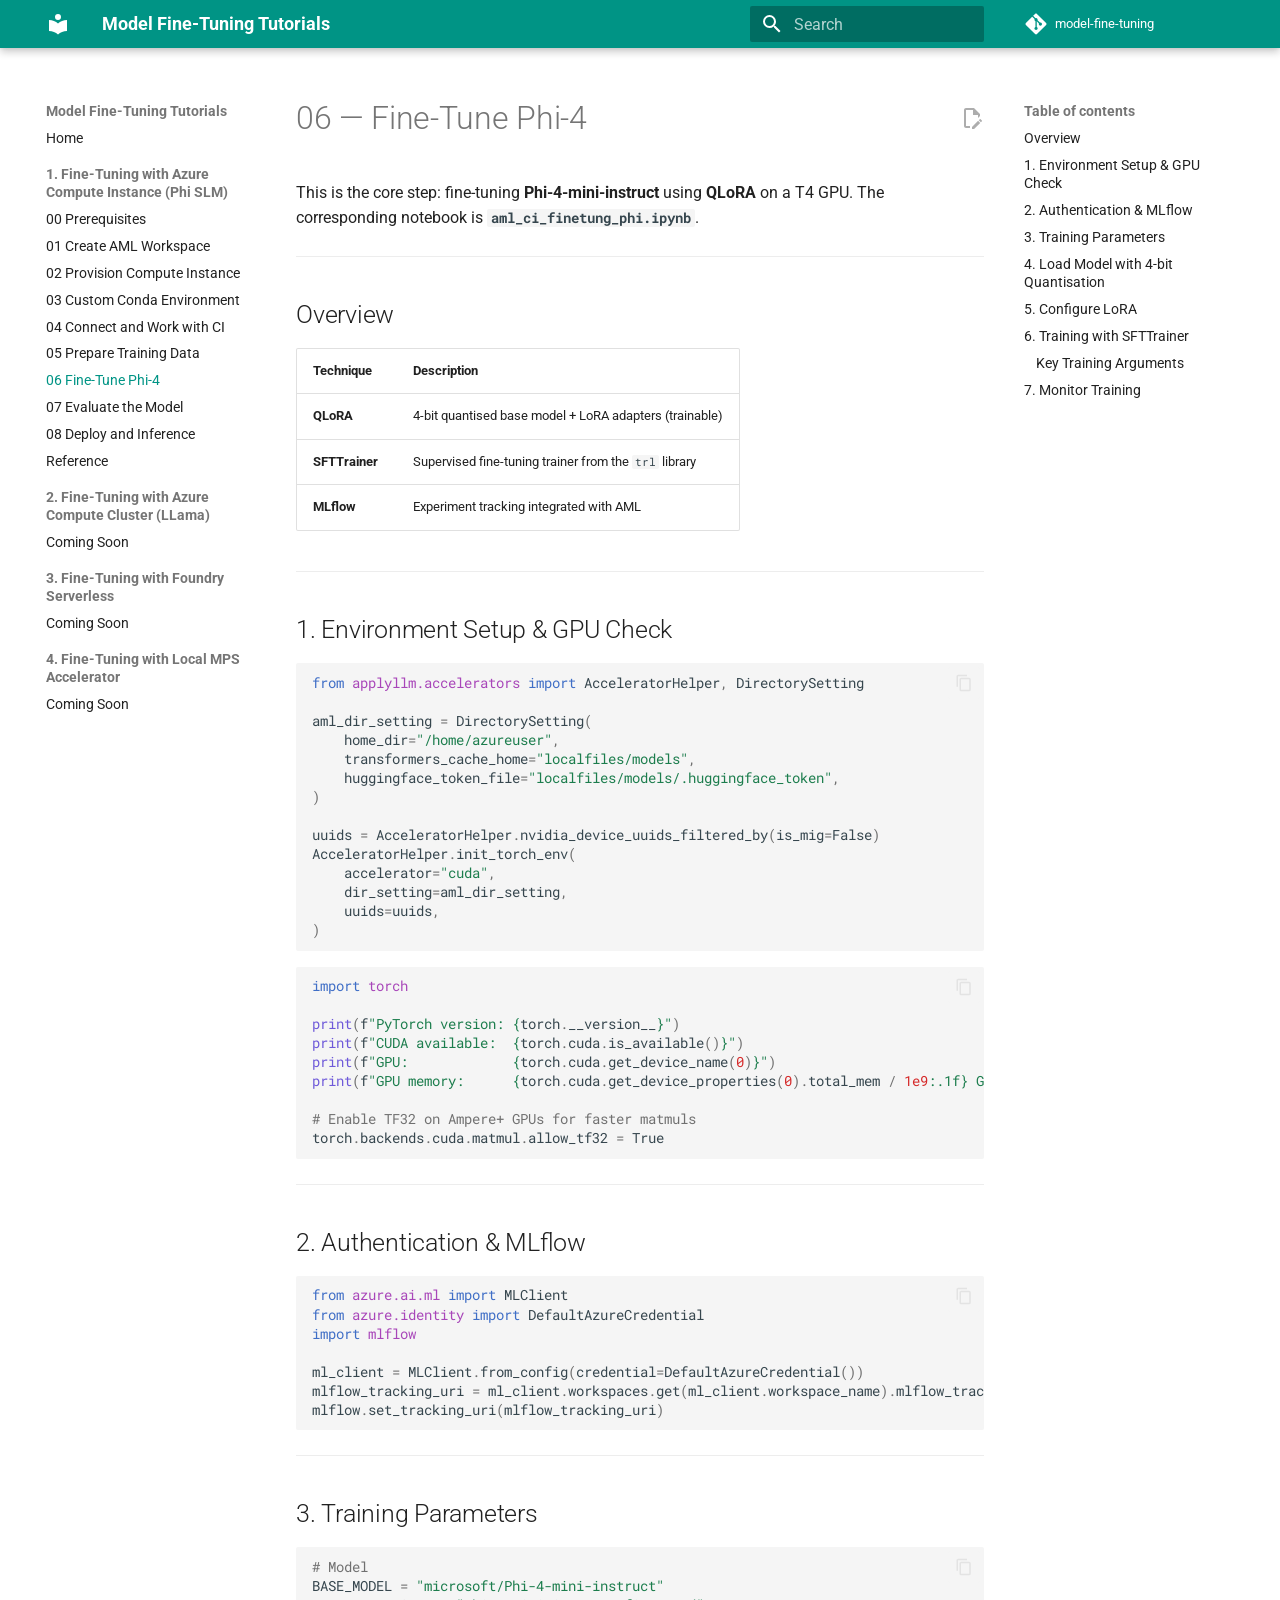
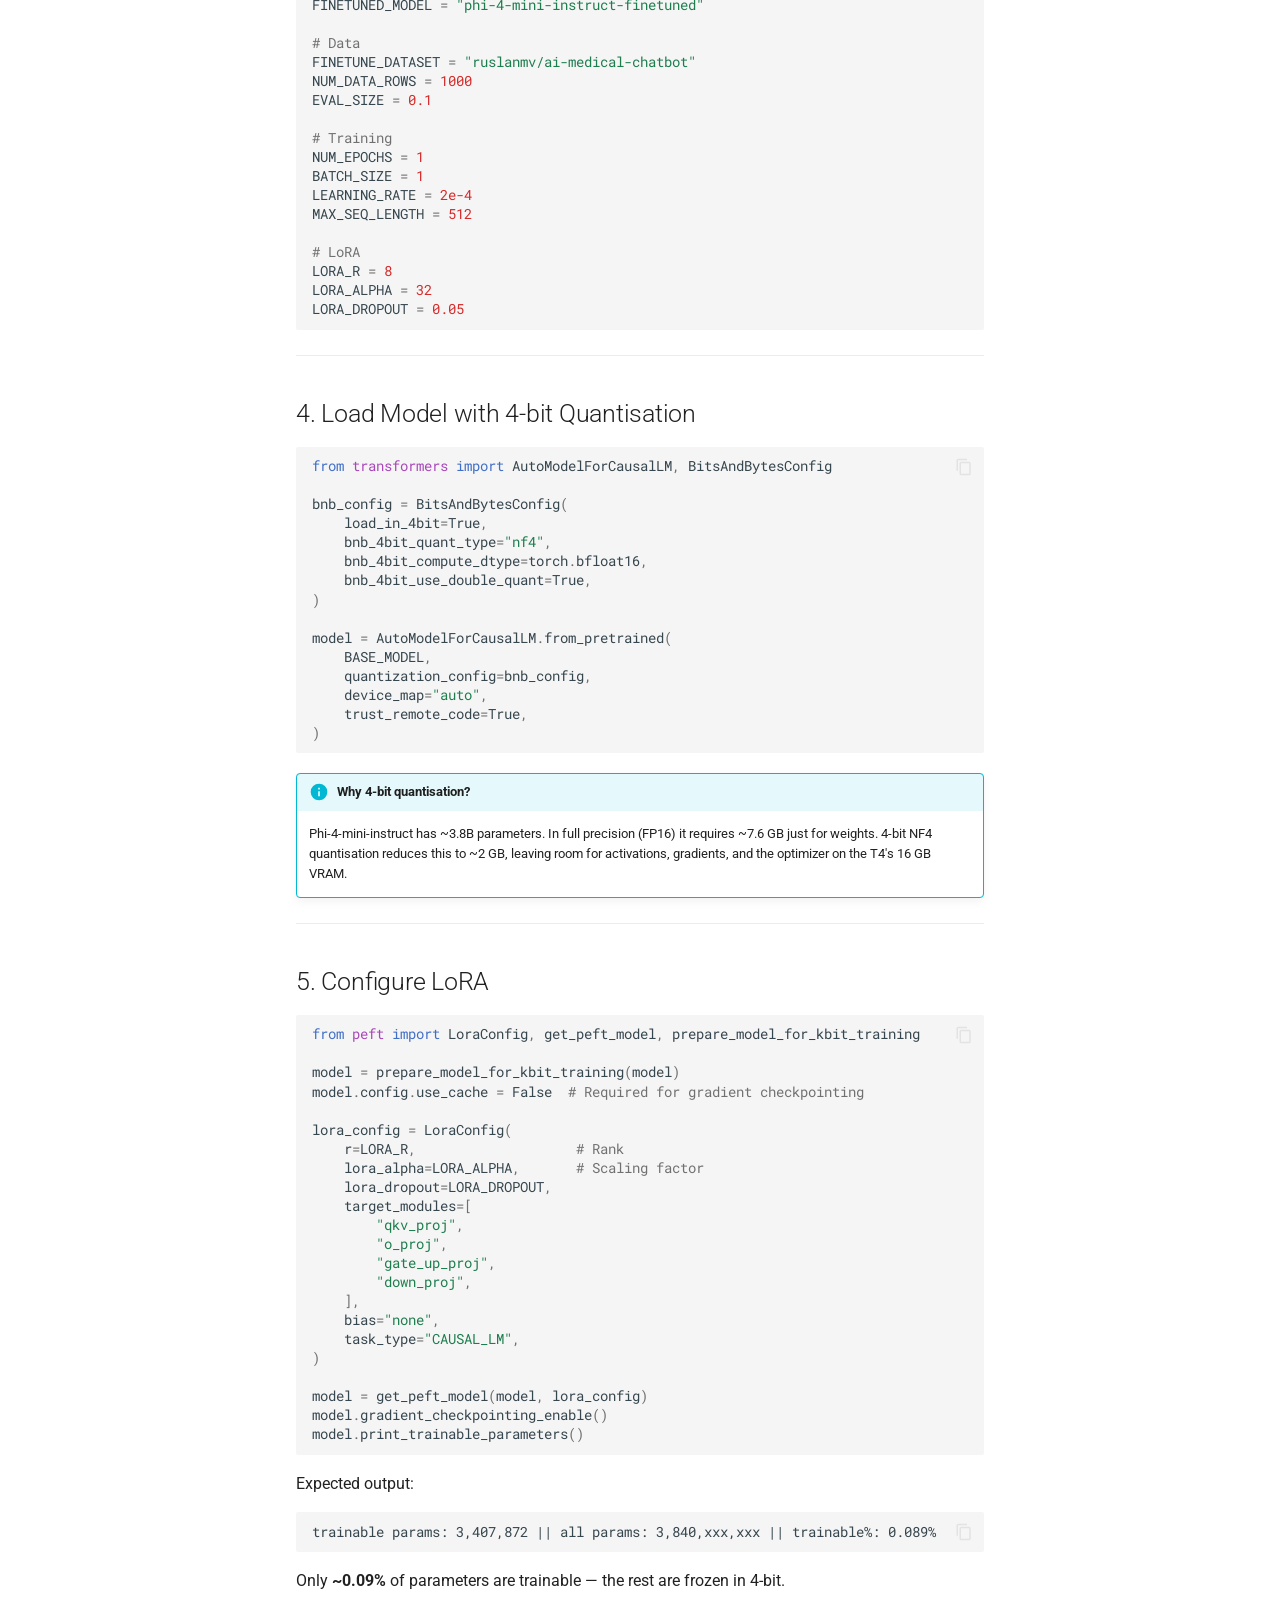
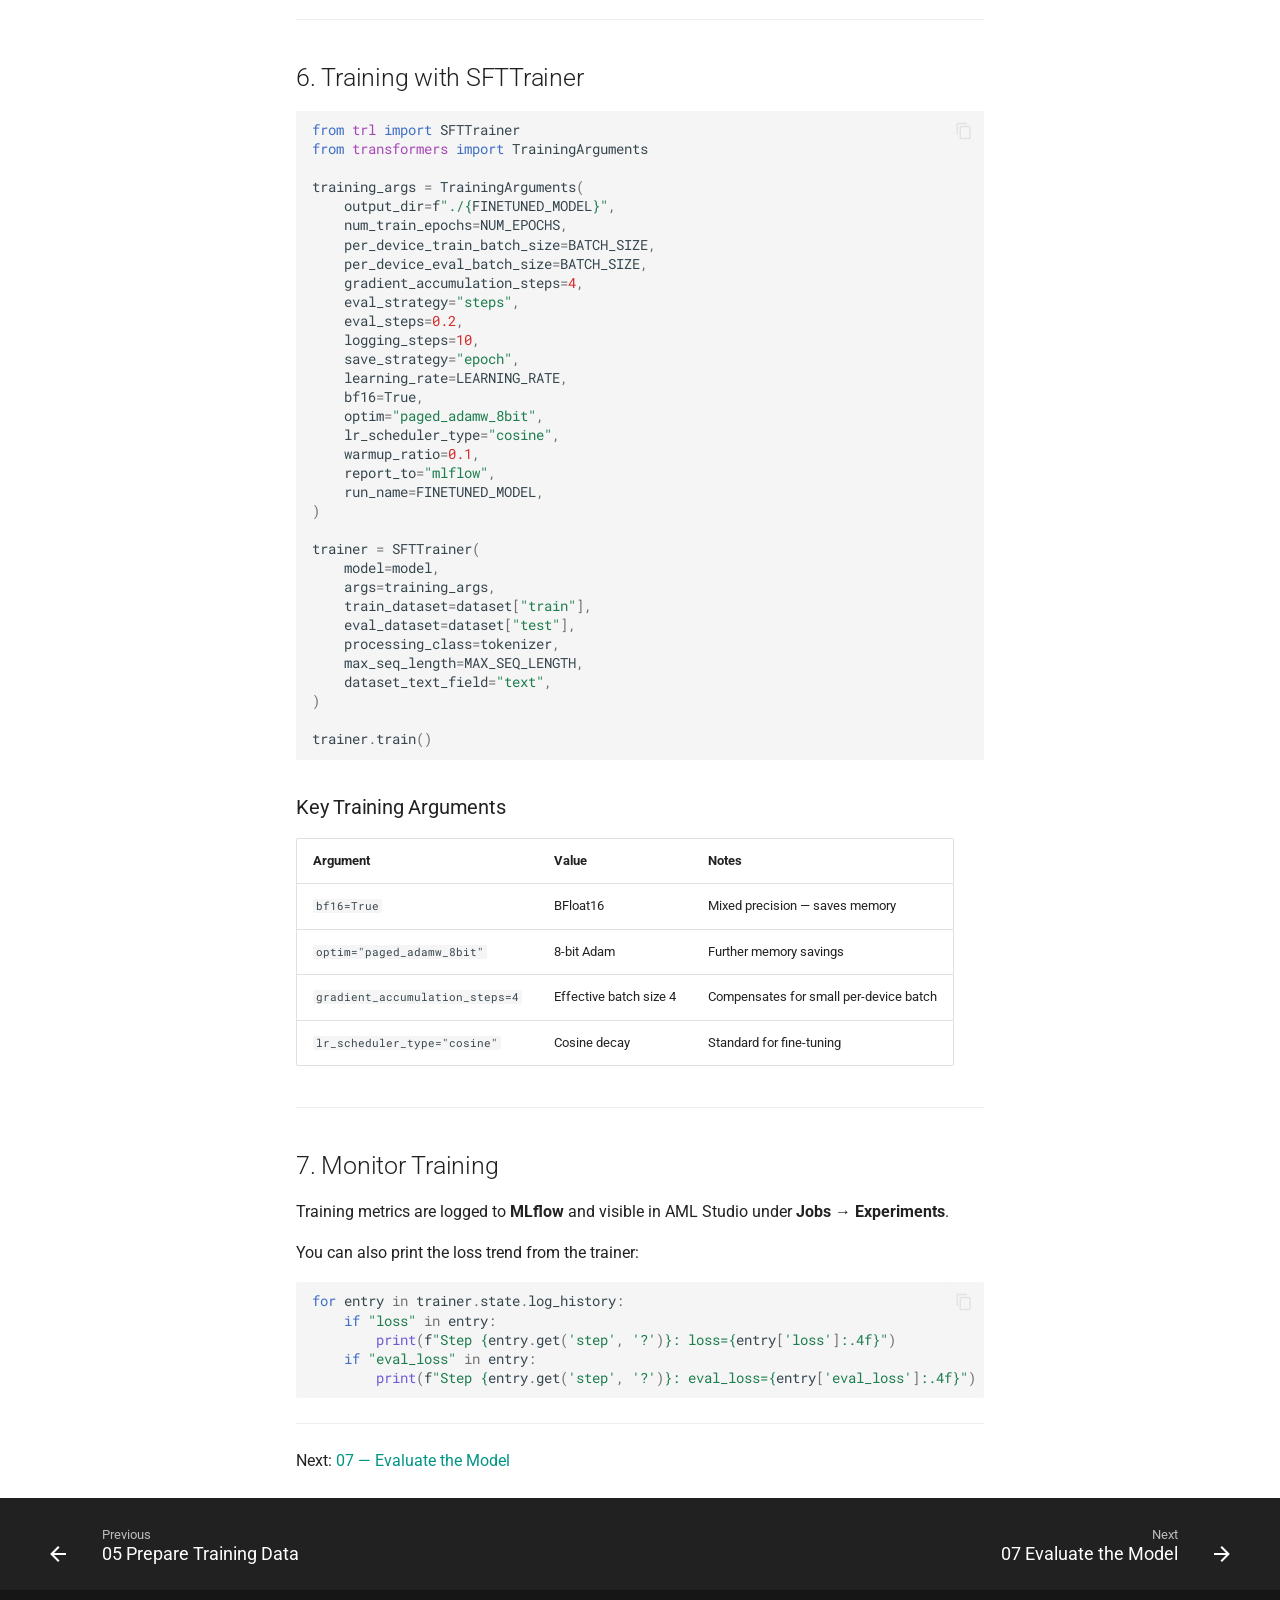
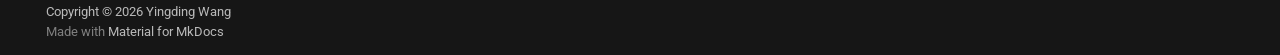
<file: 01-compute-instance/docs/06-fine-tune-phi4/index.html>
<!doctype html>
<html lang="en" class="no-js">
  <head>
    
      <meta charset="utf-8">
      <meta name="viewport" content="width=device-width,initial-scale=1">
      
        <meta name="description" content="Step-by-step tutorial for fine-tuning Microsoft Phi-4 models on Azure Machine Learning GPU Compute Instances.">
      
      
        <meta name="author" content="Yingding Wang">
      
      
        <link rel="canonical" href="https://yingding.github.io/model-fine-tuning/01-compute-instance/docs/06-fine-tune-phi4/">
      
      
        <link rel="prev" href="../05-prepare-training-data/">
      
      
        <link rel="next" href="../07-evaluate-model/">
      
      
        
      
      
      <link rel="icon" href="../../../assets/images/favicon.png">
      <meta name="generator" content="mkdocs-1.6.1, mkdocs-material-9.7.6">
    
    
      
        <title>06 Fine-Tune Phi-4 - Model Fine-Tuning Tutorials</title>
      
    
    
      <link rel="stylesheet" href="../../../assets/stylesheets/main.484c7ddc.min.css">
      
        
        <link rel="stylesheet" href="../../../assets/stylesheets/palette.ab4e12ef.min.css">
      
      


    
    
      
    
    
      
        
        
        <link rel="preconnect" href="https://fonts.gstatic.com" crossorigin>
        <link rel="stylesheet" href="https://fonts.googleapis.com/css?family=Roboto:300,300i,400,400i,700,700i%7CRoboto+Mono:400,400i,700,700i&display=fallback">
        <style>:root{--md-text-font:"Roboto";--md-code-font:"Roboto Mono"}</style>
      
    
    
      <link rel="stylesheet" href="../../../assets/stylesheets/extra.css">
    
    <script>__md_scope=new URL("../../..",location),__md_hash=e=>[...e].reduce(((e,_)=>(e<<5)-e+_.charCodeAt(0)),0),__md_get=(e,_=localStorage,t=__md_scope)=>JSON.parse(_.getItem(t.pathname+"."+e)),__md_set=(e,_,t=localStorage,a=__md_scope)=>{try{t.setItem(a.pathname+"."+e,JSON.stringify(_))}catch(e){}}</script>
    
      

    
    
  </head>
  
  
    
    
      
    
    
    
    
    <body dir="ltr" data-md-color-scheme="default" data-md-color-primary="teal" data-md-color-accent="amber">
  
    
    <input class="md-toggle" data-md-toggle="drawer" type="checkbox" id="__drawer" autocomplete="off">
    <input class="md-toggle" data-md-toggle="search" type="checkbox" id="__search" autocomplete="off">
    <label class="md-overlay" for="__drawer"></label>
    <div data-md-component="skip">
      
        
        <a href="#06-fine-tune-phi-4" class="md-skip">
          Skip to content
        </a>
      
    </div>
    <div data-md-component="announce">
      
    </div>
    
    
      

  

<header class="md-header md-header--shadow" data-md-component="header">
  <nav class="md-header__inner md-grid" aria-label="Header">
    <a href="../../.." title="Model Fine-Tuning Tutorials" class="md-header__button md-logo" aria-label="Model Fine-Tuning Tutorials" data-md-component="logo">
      
  
  <svg xmlns="http://www.w3.org/2000/svg" viewBox="0 0 24 24"><path d="M12 8a3 3 0 0 0 3-3 3 3 0 0 0-3-3 3 3 0 0 0-3 3 3 3 0 0 0 3 3m0 3.54C9.64 9.35 6.5 8 3 8v11c3.5 0 6.64 1.35 9 3.54 2.36-2.19 5.5-3.54 9-3.54V8c-3.5 0-6.64 1.35-9 3.54"/></svg>

    </a>
    <label class="md-header__button md-icon" for="__drawer">
      
      <svg xmlns="http://www.w3.org/2000/svg" viewBox="0 0 24 24"><path d="M3 6h18v2H3zm0 5h18v2H3zm0 5h18v2H3z"/></svg>
    </label>
    <div class="md-header__title" data-md-component="header-title">
      <div class="md-header__ellipsis">
        <div class="md-header__topic">
          <span class="md-ellipsis">
            Model Fine-Tuning Tutorials
          </span>
        </div>
        <div class="md-header__topic" data-md-component="header-topic">
          <span class="md-ellipsis">
            
              06 Fine-Tune Phi-4
            
          </span>
        </div>
      </div>
    </div>
    
      
        <form class="md-header__option" data-md-component="palette">
  
    
    
    
    <input class="md-option" data-md-color-media="" data-md-color-scheme="default" data-md-color-primary="teal" data-md-color-accent="amber"  aria-hidden="true"  type="radio" name="__palette" id="__palette_0">
    
  
</form>
      
    
    
      <script>var palette=__md_get("__palette");if(palette&&palette.color){if("(prefers-color-scheme)"===palette.color.media){var media=matchMedia("(prefers-color-scheme: light)"),input=document.querySelector(media.matches?"[data-md-color-media='(prefers-color-scheme: light)']":"[data-md-color-media='(prefers-color-scheme: dark)']");palette.color.media=input.getAttribute("data-md-color-media"),palette.color.scheme=input.getAttribute("data-md-color-scheme"),palette.color.primary=input.getAttribute("data-md-color-primary"),palette.color.accent=input.getAttribute("data-md-color-accent")}for(var[key,value]of Object.entries(palette.color))document.body.setAttribute("data-md-color-"+key,value)}</script>
    
    
    
      
      
        <label class="md-header__button md-icon" for="__search">
          
          <svg xmlns="http://www.w3.org/2000/svg" viewBox="0 0 24 24"><path d="M9.5 3A6.5 6.5 0 0 1 16 9.5c0 1.61-.59 3.09-1.56 4.23l.27.27h.79l5 5-1.5 1.5-5-5v-.79l-.27-.27A6.52 6.52 0 0 1 9.5 16 6.5 6.5 0 0 1 3 9.5 6.5 6.5 0 0 1 9.5 3m0 2C7 5 5 7 5 9.5S7 14 9.5 14 14 12 14 9.5 12 5 9.5 5"/></svg>
        </label>
        <div class="md-search" data-md-component="search" role="dialog">
  <label class="md-search__overlay" for="__search"></label>
  <div class="md-search__inner" role="search">
    <form class="md-search__form" name="search">
      <input type="text" class="md-search__input" name="query" aria-label="Search" placeholder="Search" autocapitalize="off" autocorrect="off" autocomplete="off" spellcheck="false" data-md-component="search-query" required>
      <label class="md-search__icon md-icon" for="__search">
        
        <svg xmlns="http://www.w3.org/2000/svg" viewBox="0 0 24 24"><path d="M9.5 3A6.5 6.5 0 0 1 16 9.5c0 1.61-.59 3.09-1.56 4.23l.27.27h.79l5 5-1.5 1.5-5-5v-.79l-.27-.27A6.52 6.52 0 0 1 9.5 16 6.5 6.5 0 0 1 3 9.5 6.5 6.5 0 0 1 9.5 3m0 2C7 5 5 7 5 9.5S7 14 9.5 14 14 12 14 9.5 12 5 9.5 5"/></svg>
        
        <svg xmlns="http://www.w3.org/2000/svg" viewBox="0 0 24 24"><path d="M20 11v2H8l5.5 5.5-1.42 1.42L4.16 12l7.92-7.92L13.5 5.5 8 11z"/></svg>
      </label>
      <nav class="md-search__options" aria-label="Search">
        
        <button type="reset" class="md-search__icon md-icon" title="Clear" aria-label="Clear" tabindex="-1">
          
          <svg xmlns="http://www.w3.org/2000/svg" viewBox="0 0 24 24"><path d="M19 6.41 17.59 5 12 10.59 6.41 5 5 6.41 10.59 12 5 17.59 6.41 19 12 13.41 17.59 19 19 17.59 13.41 12z"/></svg>
        </button>
      </nav>
      
    </form>
    <div class="md-search__output">
      <div class="md-search__scrollwrap" tabindex="0" data-md-scrollfix>
        <div class="md-search-result" data-md-component="search-result">
          <div class="md-search-result__meta">
            Initializing search
          </div>
          <ol class="md-search-result__list" role="presentation"></ol>
        </div>
      </div>
    </div>
  </div>
</div>
      
    
    
      <div class="md-header__source">
        <a href="https://github.com/yingding/model-fine-tuning" title="Go to repository" class="md-source" data-md-component="source">
  <div class="md-source__icon md-icon">
    
    <svg xmlns="http://www.w3.org/2000/svg" viewBox="0 0 448 512"><!--! Font Awesome Free 7.1.0 by @fontawesome - https://fontawesome.com License - https://fontawesome.com/license/free (Icons: CC BY 4.0, Fonts: SIL OFL 1.1, Code: MIT License) Copyright 2025 Fonticons, Inc.--><path d="M439.6 236.1 244 40.5c-5.4-5.5-12.8-8.5-20.4-8.5s-15 3-20.4 8.4L162.5 81l51.5 51.5c27.1-9.1 52.7 16.8 43.4 43.7l49.7 49.7c34.2-11.8 61.2 31 35.5 56.7-26.5 26.5-70.2-2.9-56-37.3L240.3 199v121.9c25.3 12.5 22.3 41.8 9.1 55-6.4 6.4-15.2 10.1-24.3 10.1s-17.8-3.6-24.3-10.1c-17.6-17.6-11.1-46.9 11.2-56v-123c-20.8-8.5-24.6-30.7-18.6-45L142.6 101 8.5 235.1C3 240.6 0 247.9 0 255.5s3 15 8.5 20.4l195.6 195.7c5.4 5.4 12.7 8.4 20.4 8.4s15-3 20.4-8.4l194.7-194.7c5.4-5.4 8.4-12.8 8.4-20.4s-3-15-8.4-20.4"/></svg>
  </div>
  <div class="md-source__repository">
    model-fine-tuning
  </div>
</a>
      </div>
    
  </nav>
  
</header>
    
    <div class="md-container" data-md-component="container">
      
      
        
          
        
      
      <main class="md-main" data-md-component="main">
        <div class="md-main__inner md-grid">
          
            
              
              <div class="md-sidebar md-sidebar--primary" data-md-component="sidebar" data-md-type="navigation" >
                <div class="md-sidebar__scrollwrap">
                  <div class="md-sidebar__inner">
                    



<nav class="md-nav md-nav--primary" aria-label="Navigation" data-md-level="0">
  <label class="md-nav__title" for="__drawer">
    <a href="../../.." title="Model Fine-Tuning Tutorials" class="md-nav__button md-logo" aria-label="Model Fine-Tuning Tutorials" data-md-component="logo">
      
  
  <svg xmlns="http://www.w3.org/2000/svg" viewBox="0 0 24 24"><path d="M12 8a3 3 0 0 0 3-3 3 3 0 0 0-3-3 3 3 0 0 0-3 3 3 3 0 0 0 3 3m0 3.54C9.64 9.35 6.5 8 3 8v11c3.5 0 6.64 1.35 9 3.54 2.36-2.19 5.5-3.54 9-3.54V8c-3.5 0-6.64 1.35-9 3.54"/></svg>

    </a>
    Model Fine-Tuning Tutorials
  </label>
  
    <div class="md-nav__source">
      <a href="https://github.com/yingding/model-fine-tuning" title="Go to repository" class="md-source" data-md-component="source">
  <div class="md-source__icon md-icon">
    
    <svg xmlns="http://www.w3.org/2000/svg" viewBox="0 0 448 512"><!--! Font Awesome Free 7.1.0 by @fontawesome - https://fontawesome.com License - https://fontawesome.com/license/free (Icons: CC BY 4.0, Fonts: SIL OFL 1.1, Code: MIT License) Copyright 2025 Fonticons, Inc.--><path d="M439.6 236.1 244 40.5c-5.4-5.5-12.8-8.5-20.4-8.5s-15 3-20.4 8.4L162.5 81l51.5 51.5c27.1-9.1 52.7 16.8 43.4 43.7l49.7 49.7c34.2-11.8 61.2 31 35.5 56.7-26.5 26.5-70.2-2.9-56-37.3L240.3 199v121.9c25.3 12.5 22.3 41.8 9.1 55-6.4 6.4-15.2 10.1-24.3 10.1s-17.8-3.6-24.3-10.1c-17.6-17.6-11.1-46.9 11.2-56v-123c-20.8-8.5-24.6-30.7-18.6-45L142.6 101 8.5 235.1C3 240.6 0 247.9 0 255.5s3 15 8.5 20.4l195.6 195.7c5.4 5.4 12.7 8.4 20.4 8.4s15-3 20.4-8.4l194.7-194.7c5.4-5.4 8.4-12.8 8.4-20.4s-3-15-8.4-20.4"/></svg>
  </div>
  <div class="md-source__repository">
    model-fine-tuning
  </div>
</a>
    </div>
  
  <ul class="md-nav__list" data-md-scrollfix>
    
      
      
  
  
  
  
    <li class="md-nav__item">
      <a href="../../.." class="md-nav__link">
        
  
  
  <span class="md-ellipsis">
    
  
    Home
  

    
  </span>
  
  

      </a>
    </li>
  

    
      
      
  
  
    
  
  
  
    
    
    
    
      
        
        
      
    
    
    <li class="md-nav__item md-nav__item--active md-nav__item--section md-nav__item--nested">
      
        
        
        <input class="md-nav__toggle md-toggle " type="checkbox" id="__nav_2" checked>
        
          
          <label class="md-nav__link" for="__nav_2" id="__nav_2_label" tabindex="">
            
  
  
  <span class="md-ellipsis">
    
  
    1. Fine-Tuning with Azure Compute Instance (Phi SLM)
  

    
  </span>
  
  

            <span class="md-nav__icon md-icon"></span>
          </label>
        
        <nav class="md-nav" data-md-level="1" aria-labelledby="__nav_2_label" aria-expanded="true">
          <label class="md-nav__title" for="__nav_2">
            <span class="md-nav__icon md-icon"></span>
            
  
    1. Fine-Tuning with Azure Compute Instance (Phi SLM)
  

          </label>
          <ul class="md-nav__list" data-md-scrollfix>
            
              
                
  
  
  
  
    <li class="md-nav__item">
      <a href="../00-prerequisites/" class="md-nav__link">
        
  
  
  <span class="md-ellipsis">
    
  
    00 Prerequisites
  

    
  </span>
  
  

      </a>
    </li>
  

              
            
              
                
  
  
  
  
    <li class="md-nav__item">
      <a href="../01-create-aml-workspace/" class="md-nav__link">
        
  
  
  <span class="md-ellipsis">
    
  
    01 Create AML Workspace
  

    
  </span>
  
  

      </a>
    </li>
  

              
            
              
                
  
  
  
  
    <li class="md-nav__item">
      <a href="../02-provision-compute-instance/" class="md-nav__link">
        
  
  
  <span class="md-ellipsis">
    
  
    02 Provision Compute Instance
  

    
  </span>
  
  

      </a>
    </li>
  

              
            
              
                
  
  
  
  
    <li class="md-nav__item">
      <a href="../03-custom-conda-environment/" class="md-nav__link">
        
  
  
  <span class="md-ellipsis">
    
  
    03 Custom Conda Environment
  

    
  </span>
  
  

      </a>
    </li>
  

              
            
              
                
  
  
  
  
    <li class="md-nav__item">
      <a href="../04-connect-and-work-with-ci/" class="md-nav__link">
        
  
  
  <span class="md-ellipsis">
    
  
    04 Connect and Work with CI
  

    
  </span>
  
  

      </a>
    </li>
  

              
            
              
                
  
  
  
  
    <li class="md-nav__item">
      <a href="../05-prepare-training-data/" class="md-nav__link">
        
  
  
  <span class="md-ellipsis">
    
  
    05 Prepare Training Data
  

    
  </span>
  
  

      </a>
    </li>
  

              
            
              
                
  
  
    
  
  
  
    <li class="md-nav__item md-nav__item--active">
      
      <input class="md-nav__toggle md-toggle" type="checkbox" id="__toc">
      
      
        
      
      
        <label class="md-nav__link md-nav__link--active" for="__toc">
          
  
  
  <span class="md-ellipsis">
    
  
    06 Fine-Tune Phi-4
  

    
  </span>
  
  

          <span class="md-nav__icon md-icon"></span>
        </label>
      
      <a href="./" class="md-nav__link md-nav__link--active">
        
  
  
  <span class="md-ellipsis">
    
  
    06 Fine-Tune Phi-4
  

    
  </span>
  
  

      </a>
      
        

<nav class="md-nav md-nav--secondary" aria-label="Table of contents">
  
  
  
    
  
  
    <label class="md-nav__title" for="__toc">
      <span class="md-nav__icon md-icon"></span>
      Table of contents
    </label>
    <ul class="md-nav__list" data-md-component="toc" data-md-scrollfix>
      
        <li class="md-nav__item">
  <a href="#overview" class="md-nav__link">
    <span class="md-ellipsis">
      
        Overview
      
    </span>
  </a>
  
</li>
      
        <li class="md-nav__item">
  <a href="#1-environment-setup-gpu-check" class="md-nav__link">
    <span class="md-ellipsis">
      
        1. Environment Setup &amp; GPU Check
      
    </span>
  </a>
  
</li>
      
        <li class="md-nav__item">
  <a href="#2-authentication-mlflow" class="md-nav__link">
    <span class="md-ellipsis">
      
        2. Authentication &amp; MLflow
      
    </span>
  </a>
  
</li>
      
        <li class="md-nav__item">
  <a href="#3-training-parameters" class="md-nav__link">
    <span class="md-ellipsis">
      
        3. Training Parameters
      
    </span>
  </a>
  
</li>
      
        <li class="md-nav__item">
  <a href="#4-load-model-with-4-bit-quantisation" class="md-nav__link">
    <span class="md-ellipsis">
      
        4. Load Model with 4-bit Quantisation
      
    </span>
  </a>
  
</li>
      
        <li class="md-nav__item">
  <a href="#5-configure-lora" class="md-nav__link">
    <span class="md-ellipsis">
      
        5. Configure LoRA
      
    </span>
  </a>
  
</li>
      
        <li class="md-nav__item">
  <a href="#6-training-with-sfttrainer" class="md-nav__link">
    <span class="md-ellipsis">
      
        6. Training with SFTTrainer
      
    </span>
  </a>
  
    <nav class="md-nav" aria-label="6. Training with SFTTrainer">
      <ul class="md-nav__list">
        
          <li class="md-nav__item">
  <a href="#key-training-arguments" class="md-nav__link">
    <span class="md-ellipsis">
      
        Key Training Arguments
      
    </span>
  </a>
  
</li>
        
      </ul>
    </nav>
  
</li>
      
        <li class="md-nav__item">
  <a href="#7-monitor-training" class="md-nav__link">
    <span class="md-ellipsis">
      
        7. Monitor Training
      
    </span>
  </a>
  
</li>
      
    </ul>
  
</nav>
      
    </li>
  

              
            
              
                
  
  
  
  
    <li class="md-nav__item">
      <a href="../07-evaluate-model/" class="md-nav__link">
        
  
  
  <span class="md-ellipsis">
    
  
    07 Evaluate the Model
  

    
  </span>
  
  

      </a>
    </li>
  

              
            
              
                
  
  
  
  
    <li class="md-nav__item">
      <a href="../08-deploy-and-inference/" class="md-nav__link">
        
  
  
  <span class="md-ellipsis">
    
  
    08 Deploy and Inference
  

    
  </span>
  
  

      </a>
    </li>
  

              
            
              
                
  
  
  
  
    <li class="md-nav__item">
      <a href="../reference/" class="md-nav__link">
        
  
  
  <span class="md-ellipsis">
    
  
    Reference
  

    
  </span>
  
  

      </a>
    </li>
  

              
            
          </ul>
        </nav>
      
    </li>
  

    
      
      
  
  
  
  
    
    
    
    
      
        
        
      
    
    
    <li class="md-nav__item md-nav__item--section md-nav__item--nested">
      
        
        
          
        
        <input class="md-nav__toggle md-toggle md-toggle--indeterminate" type="checkbox" id="__nav_3" >
        
          
          <label class="md-nav__link" for="__nav_3" id="__nav_3_label" tabindex="">
            
  
  
  <span class="md-ellipsis">
    
  
    2. Fine-Tuning with Azure Compute Cluster (LLama)
  

    
  </span>
  
  

            <span class="md-nav__icon md-icon"></span>
          </label>
        
        <nav class="md-nav" data-md-level="1" aria-labelledby="__nav_3_label" aria-expanded="false">
          <label class="md-nav__title" for="__nav_3">
            <span class="md-nav__icon md-icon"></span>
            
  
    2. Fine-Tuning with Azure Compute Cluster (LLama)
  

          </label>
          <ul class="md-nav__list" data-md-scrollfix>
            
              
                
  
  
  
  
    <li class="md-nav__item">
      <a href="../../../02-compute-cluster/" class="md-nav__link">
        
  
  
  <span class="md-ellipsis">
    
  
    Coming Soon
  

    
  </span>
  
  

      </a>
    </li>
  

              
            
          </ul>
        </nav>
      
    </li>
  

    
      
      
  
  
  
  
    
    
    
    
      
        
        
      
    
    
    <li class="md-nav__item md-nav__item--section md-nav__item--nested">
      
        
        
          
        
        <input class="md-nav__toggle md-toggle md-toggle--indeterminate" type="checkbox" id="__nav_4" >
        
          
          <label class="md-nav__link" for="__nav_4" id="__nav_4_label" tabindex="">
            
  
  
  <span class="md-ellipsis">
    
  
    3. Fine-Tuning with Foundry Serverless
  

    
  </span>
  
  

            <span class="md-nav__icon md-icon"></span>
          </label>
        
        <nav class="md-nav" data-md-level="1" aria-labelledby="__nav_4_label" aria-expanded="false">
          <label class="md-nav__title" for="__nav_4">
            <span class="md-nav__icon md-icon"></span>
            
  
    3. Fine-Tuning with Foundry Serverless
  

          </label>
          <ul class="md-nav__list" data-md-scrollfix>
            
              
                
  
  
  
  
    <li class="md-nav__item">
      <a href="../../../03-foundry-serverless/" class="md-nav__link">
        
  
  
  <span class="md-ellipsis">
    
  
    Coming Soon
  

    
  </span>
  
  

      </a>
    </li>
  

              
            
          </ul>
        </nav>
      
    </li>
  

    
      
      
  
  
  
  
    
    
    
    
      
        
        
      
    
    
    <li class="md-nav__item md-nav__item--section md-nav__item--nested">
      
        
        
          
        
        <input class="md-nav__toggle md-toggle md-toggle--indeterminate" type="checkbox" id="__nav_5" >
        
          
          <label class="md-nav__link" for="__nav_5" id="__nav_5_label" tabindex="">
            
  
  
  <span class="md-ellipsis">
    
  
    4. Fine-Tuning with Local MPS Accelerator
  

    
  </span>
  
  

            <span class="md-nav__icon md-icon"></span>
          </label>
        
        <nav class="md-nav" data-md-level="1" aria-labelledby="__nav_5_label" aria-expanded="false">
          <label class="md-nav__title" for="__nav_5">
            <span class="md-nav__icon md-icon"></span>
            
  
    4. Fine-Tuning with Local MPS Accelerator
  

          </label>
          <ul class="md-nav__list" data-md-scrollfix>
            
              
                
  
  
  
  
    <li class="md-nav__item">
      <a href="../../../04-local-mps/" class="md-nav__link">
        
  
  
  <span class="md-ellipsis">
    
  
    Coming Soon
  

    
  </span>
  
  

      </a>
    </li>
  

              
            
          </ul>
        </nav>
      
    </li>
  

    
  </ul>
</nav>
                  </div>
                </div>
              </div>
            
            
              
              <div class="md-sidebar md-sidebar--secondary" data-md-component="sidebar" data-md-type="toc" >
                <div class="md-sidebar__scrollwrap">
                  <div class="md-sidebar__inner">
                    

<nav class="md-nav md-nav--secondary" aria-label="Table of contents">
  
  
  
    
  
  
    <label class="md-nav__title" for="__toc">
      <span class="md-nav__icon md-icon"></span>
      Table of contents
    </label>
    <ul class="md-nav__list" data-md-component="toc" data-md-scrollfix>
      
        <li class="md-nav__item">
  <a href="#overview" class="md-nav__link">
    <span class="md-ellipsis">
      
        Overview
      
    </span>
  </a>
  
</li>
      
        <li class="md-nav__item">
  <a href="#1-environment-setup-gpu-check" class="md-nav__link">
    <span class="md-ellipsis">
      
        1. Environment Setup &amp; GPU Check
      
    </span>
  </a>
  
</li>
      
        <li class="md-nav__item">
  <a href="#2-authentication-mlflow" class="md-nav__link">
    <span class="md-ellipsis">
      
        2. Authentication &amp; MLflow
      
    </span>
  </a>
  
</li>
      
        <li class="md-nav__item">
  <a href="#3-training-parameters" class="md-nav__link">
    <span class="md-ellipsis">
      
        3. Training Parameters
      
    </span>
  </a>
  
</li>
      
        <li class="md-nav__item">
  <a href="#4-load-model-with-4-bit-quantisation" class="md-nav__link">
    <span class="md-ellipsis">
      
        4. Load Model with 4-bit Quantisation
      
    </span>
  </a>
  
</li>
      
        <li class="md-nav__item">
  <a href="#5-configure-lora" class="md-nav__link">
    <span class="md-ellipsis">
      
        5. Configure LoRA
      
    </span>
  </a>
  
</li>
      
        <li class="md-nav__item">
  <a href="#6-training-with-sfttrainer" class="md-nav__link">
    <span class="md-ellipsis">
      
        6. Training with SFTTrainer
      
    </span>
  </a>
  
    <nav class="md-nav" aria-label="6. Training with SFTTrainer">
      <ul class="md-nav__list">
        
          <li class="md-nav__item">
  <a href="#key-training-arguments" class="md-nav__link">
    <span class="md-ellipsis">
      
        Key Training Arguments
      
    </span>
  </a>
  
</li>
        
      </ul>
    </nav>
  
</li>
      
        <li class="md-nav__item">
  <a href="#7-monitor-training" class="md-nav__link">
    <span class="md-ellipsis">
      
        7. Monitor Training
      
    </span>
  </a>
  
</li>
      
    </ul>
  
</nav>
                  </div>
                </div>
              </div>
            
          
          
            <div class="md-content" data-md-component="content">
              
              <article class="md-content__inner md-typeset">
                
                  


  
    <a href="https://github.com/yingding/model-fine-tuning/edit/main/01-compute-instance/docs/06-fine-tune-phi4.md" title="Edit this page" class="md-content__button md-icon" rel="edit">
      
      <svg xmlns="http://www.w3.org/2000/svg" viewBox="0 0 24 24"><path d="M10 20H6V4h7v5h5v3.1l2-2V8l-6-6H6c-1.1 0-2 .9-2 2v16c0 1.1.9 2 2 2h4zm10.2-7c.1 0 .3.1.4.2l1.3 1.3c.2.2.2.6 0 .8l-1 1-2.1-2.1 1-1c.1-.1.2-.2.4-.2m0 3.9L14.1 23H12v-2.1l6.1-6.1z"/></svg>
    </a>
  
  


<h1 id="06-fine-tune-phi-4">06 — Fine-Tune Phi-4</h1>
<p>This is the core step: fine-tuning <strong>Phi-4-mini-instruct</strong> using <strong>QLoRA</strong> on a
T4 GPU. The corresponding notebook is <strong><code>aml_ci_finetung_phi.ipynb</code></strong>.</p>
<hr />
<h2 id="overview">Overview</h2>
<table>
<thead>
<tr>
<th>Technique</th>
<th>Description</th>
</tr>
</thead>
<tbody>
<tr>
<td><strong>QLoRA</strong></td>
<td>4-bit quantised base model + LoRA adapters (trainable)</td>
</tr>
<tr>
<td><strong>SFTTrainer</strong></td>
<td>Supervised fine-tuning trainer from the <code>trl</code> library</td>
</tr>
<tr>
<td><strong>MLflow</strong></td>
<td>Experiment tracking integrated with AML</td>
</tr>
</tbody>
</table>
<hr />
<h2 id="1-environment-setup-gpu-check">1. Environment Setup &amp; GPU Check</h2>
<div class="highlight"><pre><span></span><code><a id="__codelineno-0-1" name="__codelineno-0-1" href="#__codelineno-0-1"></a><span class="kn">from</span><span class="w"> </span><span class="nn">applyllm.accelerators</span><span class="w"> </span><span class="kn">import</span> <span class="n">AcceleratorHelper</span><span class="p">,</span> <span class="n">DirectorySetting</span>
<a id="__codelineno-0-2" name="__codelineno-0-2" href="#__codelineno-0-2"></a>
<a id="__codelineno-0-3" name="__codelineno-0-3" href="#__codelineno-0-3"></a><span class="n">aml_dir_setting</span> <span class="o">=</span> <span class="n">DirectorySetting</span><span class="p">(</span>
<a id="__codelineno-0-4" name="__codelineno-0-4" href="#__codelineno-0-4"></a>    <span class="n">home_dir</span><span class="o">=</span><span class="s2">&quot;/home/azureuser&quot;</span><span class="p">,</span>
<a id="__codelineno-0-5" name="__codelineno-0-5" href="#__codelineno-0-5"></a>    <span class="n">transformers_cache_home</span><span class="o">=</span><span class="s2">&quot;localfiles/models&quot;</span><span class="p">,</span>
<a id="__codelineno-0-6" name="__codelineno-0-6" href="#__codelineno-0-6"></a>    <span class="n">huggingface_token_file</span><span class="o">=</span><span class="s2">&quot;localfiles/models/.huggingface_token&quot;</span><span class="p">,</span>
<a id="__codelineno-0-7" name="__codelineno-0-7" href="#__codelineno-0-7"></a><span class="p">)</span>
<a id="__codelineno-0-8" name="__codelineno-0-8" href="#__codelineno-0-8"></a>
<a id="__codelineno-0-9" name="__codelineno-0-9" href="#__codelineno-0-9"></a><span class="n">uuids</span> <span class="o">=</span> <span class="n">AcceleratorHelper</span><span class="o">.</span><span class="n">nvidia_device_uuids_filtered_by</span><span class="p">(</span><span class="n">is_mig</span><span class="o">=</span><span class="kc">False</span><span class="p">)</span>
<a id="__codelineno-0-10" name="__codelineno-0-10" href="#__codelineno-0-10"></a><span class="n">AcceleratorHelper</span><span class="o">.</span><span class="n">init_torch_env</span><span class="p">(</span>
<a id="__codelineno-0-11" name="__codelineno-0-11" href="#__codelineno-0-11"></a>    <span class="n">accelerator</span><span class="o">=</span><span class="s2">&quot;cuda&quot;</span><span class="p">,</span>
<a id="__codelineno-0-12" name="__codelineno-0-12" href="#__codelineno-0-12"></a>    <span class="n">dir_setting</span><span class="o">=</span><span class="n">aml_dir_setting</span><span class="p">,</span>
<a id="__codelineno-0-13" name="__codelineno-0-13" href="#__codelineno-0-13"></a>    <span class="n">uuids</span><span class="o">=</span><span class="n">uuids</span><span class="p">,</span>
<a id="__codelineno-0-14" name="__codelineno-0-14" href="#__codelineno-0-14"></a><span class="p">)</span>
</code></pre></div>
<div class="highlight"><pre><span></span><code><a id="__codelineno-1-1" name="__codelineno-1-1" href="#__codelineno-1-1"></a><span class="kn">import</span><span class="w"> </span><span class="nn">torch</span>
<a id="__codelineno-1-2" name="__codelineno-1-2" href="#__codelineno-1-2"></a>
<a id="__codelineno-1-3" name="__codelineno-1-3" href="#__codelineno-1-3"></a><span class="nb">print</span><span class="p">(</span><span class="sa">f</span><span class="s2">&quot;PyTorch version: </span><span class="si">{</span><span class="n">torch</span><span class="o">.</span><span class="n">__version__</span><span class="si">}</span><span class="s2">&quot;</span><span class="p">)</span>
<a id="__codelineno-1-4" name="__codelineno-1-4" href="#__codelineno-1-4"></a><span class="nb">print</span><span class="p">(</span><span class="sa">f</span><span class="s2">&quot;CUDA available:  </span><span class="si">{</span><span class="n">torch</span><span class="o">.</span><span class="n">cuda</span><span class="o">.</span><span class="n">is_available</span><span class="p">()</span><span class="si">}</span><span class="s2">&quot;</span><span class="p">)</span>
<a id="__codelineno-1-5" name="__codelineno-1-5" href="#__codelineno-1-5"></a><span class="nb">print</span><span class="p">(</span><span class="sa">f</span><span class="s2">&quot;GPU:             </span><span class="si">{</span><span class="n">torch</span><span class="o">.</span><span class="n">cuda</span><span class="o">.</span><span class="n">get_device_name</span><span class="p">(</span><span class="mi">0</span><span class="p">)</span><span class="si">}</span><span class="s2">&quot;</span><span class="p">)</span>
<a id="__codelineno-1-6" name="__codelineno-1-6" href="#__codelineno-1-6"></a><span class="nb">print</span><span class="p">(</span><span class="sa">f</span><span class="s2">&quot;GPU memory:      </span><span class="si">{</span><span class="n">torch</span><span class="o">.</span><span class="n">cuda</span><span class="o">.</span><span class="n">get_device_properties</span><span class="p">(</span><span class="mi">0</span><span class="p">)</span><span class="o">.</span><span class="n">total_mem</span><span class="w"> </span><span class="o">/</span><span class="w"> </span><span class="mf">1e9</span><span class="si">:</span><span class="s2">.1f</span><span class="si">}</span><span class="s2"> GB&quot;</span><span class="p">)</span>
<a id="__codelineno-1-7" name="__codelineno-1-7" href="#__codelineno-1-7"></a>
<a id="__codelineno-1-8" name="__codelineno-1-8" href="#__codelineno-1-8"></a><span class="c1"># Enable TF32 on Ampere+ GPUs for faster matmuls</span>
<a id="__codelineno-1-9" name="__codelineno-1-9" href="#__codelineno-1-9"></a><span class="n">torch</span><span class="o">.</span><span class="n">backends</span><span class="o">.</span><span class="n">cuda</span><span class="o">.</span><span class="n">matmul</span><span class="o">.</span><span class="n">allow_tf32</span> <span class="o">=</span> <span class="kc">True</span>
</code></pre></div>
<hr />
<h2 id="2-authentication-mlflow">2. Authentication &amp; MLflow</h2>
<div class="highlight"><pre><span></span><code><a id="__codelineno-2-1" name="__codelineno-2-1" href="#__codelineno-2-1"></a><span class="kn">from</span><span class="w"> </span><span class="nn">azure.ai.ml</span><span class="w"> </span><span class="kn">import</span> <span class="n">MLClient</span>
<a id="__codelineno-2-2" name="__codelineno-2-2" href="#__codelineno-2-2"></a><span class="kn">from</span><span class="w"> </span><span class="nn">azure.identity</span><span class="w"> </span><span class="kn">import</span> <span class="n">DefaultAzureCredential</span>
<a id="__codelineno-2-3" name="__codelineno-2-3" href="#__codelineno-2-3"></a><span class="kn">import</span><span class="w"> </span><span class="nn">mlflow</span>
<a id="__codelineno-2-4" name="__codelineno-2-4" href="#__codelineno-2-4"></a>
<a id="__codelineno-2-5" name="__codelineno-2-5" href="#__codelineno-2-5"></a><span class="n">ml_client</span> <span class="o">=</span> <span class="n">MLClient</span><span class="o">.</span><span class="n">from_config</span><span class="p">(</span><span class="n">credential</span><span class="o">=</span><span class="n">DefaultAzureCredential</span><span class="p">())</span>
<a id="__codelineno-2-6" name="__codelineno-2-6" href="#__codelineno-2-6"></a><span class="n">mlflow_tracking_uri</span> <span class="o">=</span> <span class="n">ml_client</span><span class="o">.</span><span class="n">workspaces</span><span class="o">.</span><span class="n">get</span><span class="p">(</span><span class="n">ml_client</span><span class="o">.</span><span class="n">workspace_name</span><span class="p">)</span><span class="o">.</span><span class="n">mlflow_tracking_uri</span>
<a id="__codelineno-2-7" name="__codelineno-2-7" href="#__codelineno-2-7"></a><span class="n">mlflow</span><span class="o">.</span><span class="n">set_tracking_uri</span><span class="p">(</span><span class="n">mlflow_tracking_uri</span><span class="p">)</span>
</code></pre></div>
<hr />
<h2 id="3-training-parameters">3. Training Parameters</h2>
<div class="highlight"><pre><span></span><code><a id="__codelineno-3-1" name="__codelineno-3-1" href="#__codelineno-3-1"></a><span class="c1"># Model</span>
<a id="__codelineno-3-2" name="__codelineno-3-2" href="#__codelineno-3-2"></a><span class="n">BASE_MODEL</span> <span class="o">=</span> <span class="s2">&quot;microsoft/Phi-4-mini-instruct&quot;</span>
<a id="__codelineno-3-3" name="__codelineno-3-3" href="#__codelineno-3-3"></a><span class="n">FINETUNED_MODEL</span> <span class="o">=</span> <span class="s2">&quot;phi-4-mini-instruct-finetuned&quot;</span>
<a id="__codelineno-3-4" name="__codelineno-3-4" href="#__codelineno-3-4"></a>
<a id="__codelineno-3-5" name="__codelineno-3-5" href="#__codelineno-3-5"></a><span class="c1"># Data</span>
<a id="__codelineno-3-6" name="__codelineno-3-6" href="#__codelineno-3-6"></a><span class="n">FINETUNE_DATASET</span> <span class="o">=</span> <span class="s2">&quot;ruslanmv/ai-medical-chatbot&quot;</span>
<a id="__codelineno-3-7" name="__codelineno-3-7" href="#__codelineno-3-7"></a><span class="n">NUM_DATA_ROWS</span> <span class="o">=</span> <span class="mi">1000</span>
<a id="__codelineno-3-8" name="__codelineno-3-8" href="#__codelineno-3-8"></a><span class="n">EVAL_SIZE</span> <span class="o">=</span> <span class="mf">0.1</span>
<a id="__codelineno-3-9" name="__codelineno-3-9" href="#__codelineno-3-9"></a>
<a id="__codelineno-3-10" name="__codelineno-3-10" href="#__codelineno-3-10"></a><span class="c1"># Training</span>
<a id="__codelineno-3-11" name="__codelineno-3-11" href="#__codelineno-3-11"></a><span class="n">NUM_EPOCHS</span> <span class="o">=</span> <span class="mi">1</span>
<a id="__codelineno-3-12" name="__codelineno-3-12" href="#__codelineno-3-12"></a><span class="n">BATCH_SIZE</span> <span class="o">=</span> <span class="mi">1</span>
<a id="__codelineno-3-13" name="__codelineno-3-13" href="#__codelineno-3-13"></a><span class="n">LEARNING_RATE</span> <span class="o">=</span> <span class="mf">2e-4</span>
<a id="__codelineno-3-14" name="__codelineno-3-14" href="#__codelineno-3-14"></a><span class="n">MAX_SEQ_LENGTH</span> <span class="o">=</span> <span class="mi">512</span>
<a id="__codelineno-3-15" name="__codelineno-3-15" href="#__codelineno-3-15"></a>
<a id="__codelineno-3-16" name="__codelineno-3-16" href="#__codelineno-3-16"></a><span class="c1"># LoRA</span>
<a id="__codelineno-3-17" name="__codelineno-3-17" href="#__codelineno-3-17"></a><span class="n">LORA_R</span> <span class="o">=</span> <span class="mi">8</span>
<a id="__codelineno-3-18" name="__codelineno-3-18" href="#__codelineno-3-18"></a><span class="n">LORA_ALPHA</span> <span class="o">=</span> <span class="mi">32</span>
<a id="__codelineno-3-19" name="__codelineno-3-19" href="#__codelineno-3-19"></a><span class="n">LORA_DROPOUT</span> <span class="o">=</span> <span class="mf">0.05</span>
</code></pre></div>
<hr />
<h2 id="4-load-model-with-4-bit-quantisation">4. Load Model with 4-bit Quantisation</h2>
<div class="highlight"><pre><span></span><code><a id="__codelineno-4-1" name="__codelineno-4-1" href="#__codelineno-4-1"></a><span class="kn">from</span><span class="w"> </span><span class="nn">transformers</span><span class="w"> </span><span class="kn">import</span> <span class="n">AutoModelForCausalLM</span><span class="p">,</span> <span class="n">BitsAndBytesConfig</span>
<a id="__codelineno-4-2" name="__codelineno-4-2" href="#__codelineno-4-2"></a>
<a id="__codelineno-4-3" name="__codelineno-4-3" href="#__codelineno-4-3"></a><span class="n">bnb_config</span> <span class="o">=</span> <span class="n">BitsAndBytesConfig</span><span class="p">(</span>
<a id="__codelineno-4-4" name="__codelineno-4-4" href="#__codelineno-4-4"></a>    <span class="n">load_in_4bit</span><span class="o">=</span><span class="kc">True</span><span class="p">,</span>
<a id="__codelineno-4-5" name="__codelineno-4-5" href="#__codelineno-4-5"></a>    <span class="n">bnb_4bit_quant_type</span><span class="o">=</span><span class="s2">&quot;nf4&quot;</span><span class="p">,</span>
<a id="__codelineno-4-6" name="__codelineno-4-6" href="#__codelineno-4-6"></a>    <span class="n">bnb_4bit_compute_dtype</span><span class="o">=</span><span class="n">torch</span><span class="o">.</span><span class="n">bfloat16</span><span class="p">,</span>
<a id="__codelineno-4-7" name="__codelineno-4-7" href="#__codelineno-4-7"></a>    <span class="n">bnb_4bit_use_double_quant</span><span class="o">=</span><span class="kc">True</span><span class="p">,</span>
<a id="__codelineno-4-8" name="__codelineno-4-8" href="#__codelineno-4-8"></a><span class="p">)</span>
<a id="__codelineno-4-9" name="__codelineno-4-9" href="#__codelineno-4-9"></a>
<a id="__codelineno-4-10" name="__codelineno-4-10" href="#__codelineno-4-10"></a><span class="n">model</span> <span class="o">=</span> <span class="n">AutoModelForCausalLM</span><span class="o">.</span><span class="n">from_pretrained</span><span class="p">(</span>
<a id="__codelineno-4-11" name="__codelineno-4-11" href="#__codelineno-4-11"></a>    <span class="n">BASE_MODEL</span><span class="p">,</span>
<a id="__codelineno-4-12" name="__codelineno-4-12" href="#__codelineno-4-12"></a>    <span class="n">quantization_config</span><span class="o">=</span><span class="n">bnb_config</span><span class="p">,</span>
<a id="__codelineno-4-13" name="__codelineno-4-13" href="#__codelineno-4-13"></a>    <span class="n">device_map</span><span class="o">=</span><span class="s2">&quot;auto&quot;</span><span class="p">,</span>
<a id="__codelineno-4-14" name="__codelineno-4-14" href="#__codelineno-4-14"></a>    <span class="n">trust_remote_code</span><span class="o">=</span><span class="kc">True</span><span class="p">,</span>
<a id="__codelineno-4-15" name="__codelineno-4-15" href="#__codelineno-4-15"></a><span class="p">)</span>
</code></pre></div>
<div class="admonition info">
<p class="admonition-title">Why 4-bit quantisation?</p>
<p>Phi-4-mini-instruct has ~3.8B parameters. In full precision (FP16) it
requires ~7.6 GB just for weights. 4-bit NF4 quantisation reduces this to
~2 GB, leaving room for activations, gradients, and the optimizer on the
T4's 16 GB VRAM.</p>
</div>
<hr />
<h2 id="5-configure-lora">5. Configure LoRA</h2>
<div class="highlight"><pre><span></span><code><a id="__codelineno-5-1" name="__codelineno-5-1" href="#__codelineno-5-1"></a><span class="kn">from</span><span class="w"> </span><span class="nn">peft</span><span class="w"> </span><span class="kn">import</span> <span class="n">LoraConfig</span><span class="p">,</span> <span class="n">get_peft_model</span><span class="p">,</span> <span class="n">prepare_model_for_kbit_training</span>
<a id="__codelineno-5-2" name="__codelineno-5-2" href="#__codelineno-5-2"></a>
<a id="__codelineno-5-3" name="__codelineno-5-3" href="#__codelineno-5-3"></a><span class="n">model</span> <span class="o">=</span> <span class="n">prepare_model_for_kbit_training</span><span class="p">(</span><span class="n">model</span><span class="p">)</span>
<a id="__codelineno-5-4" name="__codelineno-5-4" href="#__codelineno-5-4"></a><span class="n">model</span><span class="o">.</span><span class="n">config</span><span class="o">.</span><span class="n">use_cache</span> <span class="o">=</span> <span class="kc">False</span>  <span class="c1"># Required for gradient checkpointing</span>
<a id="__codelineno-5-5" name="__codelineno-5-5" href="#__codelineno-5-5"></a>
<a id="__codelineno-5-6" name="__codelineno-5-6" href="#__codelineno-5-6"></a><span class="n">lora_config</span> <span class="o">=</span> <span class="n">LoraConfig</span><span class="p">(</span>
<a id="__codelineno-5-7" name="__codelineno-5-7" href="#__codelineno-5-7"></a>    <span class="n">r</span><span class="o">=</span><span class="n">LORA_R</span><span class="p">,</span>                    <span class="c1"># Rank</span>
<a id="__codelineno-5-8" name="__codelineno-5-8" href="#__codelineno-5-8"></a>    <span class="n">lora_alpha</span><span class="o">=</span><span class="n">LORA_ALPHA</span><span class="p">,</span>       <span class="c1"># Scaling factor</span>
<a id="__codelineno-5-9" name="__codelineno-5-9" href="#__codelineno-5-9"></a>    <span class="n">lora_dropout</span><span class="o">=</span><span class="n">LORA_DROPOUT</span><span class="p">,</span>
<a id="__codelineno-5-10" name="__codelineno-5-10" href="#__codelineno-5-10"></a>    <span class="n">target_modules</span><span class="o">=</span><span class="p">[</span>
<a id="__codelineno-5-11" name="__codelineno-5-11" href="#__codelineno-5-11"></a>        <span class="s2">&quot;qkv_proj&quot;</span><span class="p">,</span>
<a id="__codelineno-5-12" name="__codelineno-5-12" href="#__codelineno-5-12"></a>        <span class="s2">&quot;o_proj&quot;</span><span class="p">,</span>
<a id="__codelineno-5-13" name="__codelineno-5-13" href="#__codelineno-5-13"></a>        <span class="s2">&quot;gate_up_proj&quot;</span><span class="p">,</span>
<a id="__codelineno-5-14" name="__codelineno-5-14" href="#__codelineno-5-14"></a>        <span class="s2">&quot;down_proj&quot;</span><span class="p">,</span>
<a id="__codelineno-5-15" name="__codelineno-5-15" href="#__codelineno-5-15"></a>    <span class="p">],</span>
<a id="__codelineno-5-16" name="__codelineno-5-16" href="#__codelineno-5-16"></a>    <span class="n">bias</span><span class="o">=</span><span class="s2">&quot;none&quot;</span><span class="p">,</span>
<a id="__codelineno-5-17" name="__codelineno-5-17" href="#__codelineno-5-17"></a>    <span class="n">task_type</span><span class="o">=</span><span class="s2">&quot;CAUSAL_LM&quot;</span><span class="p">,</span>
<a id="__codelineno-5-18" name="__codelineno-5-18" href="#__codelineno-5-18"></a><span class="p">)</span>
<a id="__codelineno-5-19" name="__codelineno-5-19" href="#__codelineno-5-19"></a>
<a id="__codelineno-5-20" name="__codelineno-5-20" href="#__codelineno-5-20"></a><span class="n">model</span> <span class="o">=</span> <span class="n">get_peft_model</span><span class="p">(</span><span class="n">model</span><span class="p">,</span> <span class="n">lora_config</span><span class="p">)</span>
<a id="__codelineno-5-21" name="__codelineno-5-21" href="#__codelineno-5-21"></a><span class="n">model</span><span class="o">.</span><span class="n">gradient_checkpointing_enable</span><span class="p">()</span>
<a id="__codelineno-5-22" name="__codelineno-5-22" href="#__codelineno-5-22"></a><span class="n">model</span><span class="o">.</span><span class="n">print_trainable_parameters</span><span class="p">()</span>
</code></pre></div>
<p>Expected output:</p>
<div class="highlight"><pre><span></span><code><a id="__codelineno-6-1" name="__codelineno-6-1" href="#__codelineno-6-1"></a>trainable params: 3,407,872 || all params: 3,840,xxx,xxx || trainable%: 0.089%
</code></pre></div>
<p>Only <strong>~0.09%</strong> of parameters are trainable — the rest are frozen in 4-bit.</p>
<hr />
<h2 id="6-training-with-sfttrainer">6. Training with SFTTrainer</h2>
<div class="highlight"><pre><span></span><code><a id="__codelineno-7-1" name="__codelineno-7-1" href="#__codelineno-7-1"></a><span class="kn">from</span><span class="w"> </span><span class="nn">trl</span><span class="w"> </span><span class="kn">import</span> <span class="n">SFTTrainer</span>
<a id="__codelineno-7-2" name="__codelineno-7-2" href="#__codelineno-7-2"></a><span class="kn">from</span><span class="w"> </span><span class="nn">transformers</span><span class="w"> </span><span class="kn">import</span> <span class="n">TrainingArguments</span>
<a id="__codelineno-7-3" name="__codelineno-7-3" href="#__codelineno-7-3"></a>
<a id="__codelineno-7-4" name="__codelineno-7-4" href="#__codelineno-7-4"></a><span class="n">training_args</span> <span class="o">=</span> <span class="n">TrainingArguments</span><span class="p">(</span>
<a id="__codelineno-7-5" name="__codelineno-7-5" href="#__codelineno-7-5"></a>    <span class="n">output_dir</span><span class="o">=</span><span class="sa">f</span><span class="s2">&quot;./</span><span class="si">{</span><span class="n">FINETUNED_MODEL</span><span class="si">}</span><span class="s2">&quot;</span><span class="p">,</span>
<a id="__codelineno-7-6" name="__codelineno-7-6" href="#__codelineno-7-6"></a>    <span class="n">num_train_epochs</span><span class="o">=</span><span class="n">NUM_EPOCHS</span><span class="p">,</span>
<a id="__codelineno-7-7" name="__codelineno-7-7" href="#__codelineno-7-7"></a>    <span class="n">per_device_train_batch_size</span><span class="o">=</span><span class="n">BATCH_SIZE</span><span class="p">,</span>
<a id="__codelineno-7-8" name="__codelineno-7-8" href="#__codelineno-7-8"></a>    <span class="n">per_device_eval_batch_size</span><span class="o">=</span><span class="n">BATCH_SIZE</span><span class="p">,</span>
<a id="__codelineno-7-9" name="__codelineno-7-9" href="#__codelineno-7-9"></a>    <span class="n">gradient_accumulation_steps</span><span class="o">=</span><span class="mi">4</span><span class="p">,</span>
<a id="__codelineno-7-10" name="__codelineno-7-10" href="#__codelineno-7-10"></a>    <span class="n">eval_strategy</span><span class="o">=</span><span class="s2">&quot;steps&quot;</span><span class="p">,</span>
<a id="__codelineno-7-11" name="__codelineno-7-11" href="#__codelineno-7-11"></a>    <span class="n">eval_steps</span><span class="o">=</span><span class="mf">0.2</span><span class="p">,</span>
<a id="__codelineno-7-12" name="__codelineno-7-12" href="#__codelineno-7-12"></a>    <span class="n">logging_steps</span><span class="o">=</span><span class="mi">10</span><span class="p">,</span>
<a id="__codelineno-7-13" name="__codelineno-7-13" href="#__codelineno-7-13"></a>    <span class="n">save_strategy</span><span class="o">=</span><span class="s2">&quot;epoch&quot;</span><span class="p">,</span>
<a id="__codelineno-7-14" name="__codelineno-7-14" href="#__codelineno-7-14"></a>    <span class="n">learning_rate</span><span class="o">=</span><span class="n">LEARNING_RATE</span><span class="p">,</span>
<a id="__codelineno-7-15" name="__codelineno-7-15" href="#__codelineno-7-15"></a>    <span class="n">bf16</span><span class="o">=</span><span class="kc">True</span><span class="p">,</span>
<a id="__codelineno-7-16" name="__codelineno-7-16" href="#__codelineno-7-16"></a>    <span class="n">optim</span><span class="o">=</span><span class="s2">&quot;paged_adamw_8bit&quot;</span><span class="p">,</span>
<a id="__codelineno-7-17" name="__codelineno-7-17" href="#__codelineno-7-17"></a>    <span class="n">lr_scheduler_type</span><span class="o">=</span><span class="s2">&quot;cosine&quot;</span><span class="p">,</span>
<a id="__codelineno-7-18" name="__codelineno-7-18" href="#__codelineno-7-18"></a>    <span class="n">warmup_ratio</span><span class="o">=</span><span class="mf">0.1</span><span class="p">,</span>
<a id="__codelineno-7-19" name="__codelineno-7-19" href="#__codelineno-7-19"></a>    <span class="n">report_to</span><span class="o">=</span><span class="s2">&quot;mlflow&quot;</span><span class="p">,</span>
<a id="__codelineno-7-20" name="__codelineno-7-20" href="#__codelineno-7-20"></a>    <span class="n">run_name</span><span class="o">=</span><span class="n">FINETUNED_MODEL</span><span class="p">,</span>
<a id="__codelineno-7-21" name="__codelineno-7-21" href="#__codelineno-7-21"></a><span class="p">)</span>
<a id="__codelineno-7-22" name="__codelineno-7-22" href="#__codelineno-7-22"></a>
<a id="__codelineno-7-23" name="__codelineno-7-23" href="#__codelineno-7-23"></a><span class="n">trainer</span> <span class="o">=</span> <span class="n">SFTTrainer</span><span class="p">(</span>
<a id="__codelineno-7-24" name="__codelineno-7-24" href="#__codelineno-7-24"></a>    <span class="n">model</span><span class="o">=</span><span class="n">model</span><span class="p">,</span>
<a id="__codelineno-7-25" name="__codelineno-7-25" href="#__codelineno-7-25"></a>    <span class="n">args</span><span class="o">=</span><span class="n">training_args</span><span class="p">,</span>
<a id="__codelineno-7-26" name="__codelineno-7-26" href="#__codelineno-7-26"></a>    <span class="n">train_dataset</span><span class="o">=</span><span class="n">dataset</span><span class="p">[</span><span class="s2">&quot;train&quot;</span><span class="p">],</span>
<a id="__codelineno-7-27" name="__codelineno-7-27" href="#__codelineno-7-27"></a>    <span class="n">eval_dataset</span><span class="o">=</span><span class="n">dataset</span><span class="p">[</span><span class="s2">&quot;test&quot;</span><span class="p">],</span>
<a id="__codelineno-7-28" name="__codelineno-7-28" href="#__codelineno-7-28"></a>    <span class="n">processing_class</span><span class="o">=</span><span class="n">tokenizer</span><span class="p">,</span>
<a id="__codelineno-7-29" name="__codelineno-7-29" href="#__codelineno-7-29"></a>    <span class="n">max_seq_length</span><span class="o">=</span><span class="n">MAX_SEQ_LENGTH</span><span class="p">,</span>
<a id="__codelineno-7-30" name="__codelineno-7-30" href="#__codelineno-7-30"></a>    <span class="n">dataset_text_field</span><span class="o">=</span><span class="s2">&quot;text&quot;</span><span class="p">,</span>
<a id="__codelineno-7-31" name="__codelineno-7-31" href="#__codelineno-7-31"></a><span class="p">)</span>
<a id="__codelineno-7-32" name="__codelineno-7-32" href="#__codelineno-7-32"></a>
<a id="__codelineno-7-33" name="__codelineno-7-33" href="#__codelineno-7-33"></a><span class="n">trainer</span><span class="o">.</span><span class="n">train</span><span class="p">()</span>
</code></pre></div>
<h3 id="key-training-arguments">Key Training Arguments</h3>
<table>
<thead>
<tr>
<th>Argument</th>
<th>Value</th>
<th>Notes</th>
</tr>
</thead>
<tbody>
<tr>
<td><code>bf16=True</code></td>
<td>BFloat16</td>
<td>Mixed precision — saves memory</td>
</tr>
<tr>
<td><code>optim="paged_adamw_8bit"</code></td>
<td>8-bit Adam</td>
<td>Further memory savings</td>
</tr>
<tr>
<td><code>gradient_accumulation_steps=4</code></td>
<td>Effective batch size 4</td>
<td>Compensates for small per-device batch</td>
</tr>
<tr>
<td><code>lr_scheduler_type="cosine"</code></td>
<td>Cosine decay</td>
<td>Standard for fine-tuning</td>
</tr>
</tbody>
</table>
<hr />
<h2 id="7-monitor-training">7. Monitor Training</h2>
<p>Training metrics are logged to <strong>MLflow</strong> and visible in AML Studio under
<strong>Jobs → Experiments</strong>.</p>
<p>You can also print the loss trend from the trainer:</p>
<div class="highlight"><pre><span></span><code><a id="__codelineno-8-1" name="__codelineno-8-1" href="#__codelineno-8-1"></a><span class="k">for</span> <span class="n">entry</span> <span class="ow">in</span> <span class="n">trainer</span><span class="o">.</span><span class="n">state</span><span class="o">.</span><span class="n">log_history</span><span class="p">:</span>
<a id="__codelineno-8-2" name="__codelineno-8-2" href="#__codelineno-8-2"></a>    <span class="k">if</span> <span class="s2">&quot;loss&quot;</span> <span class="ow">in</span> <span class="n">entry</span><span class="p">:</span>
<a id="__codelineno-8-3" name="__codelineno-8-3" href="#__codelineno-8-3"></a>        <span class="nb">print</span><span class="p">(</span><span class="sa">f</span><span class="s2">&quot;Step </span><span class="si">{</span><span class="n">entry</span><span class="o">.</span><span class="n">get</span><span class="p">(</span><span class="s1">&#39;step&#39;</span><span class="p">,</span><span class="w"> </span><span class="s1">&#39;?&#39;</span><span class="p">)</span><span class="si">}</span><span class="s2">: loss=</span><span class="si">{</span><span class="n">entry</span><span class="p">[</span><span class="s1">&#39;loss&#39;</span><span class="p">]</span><span class="si">:</span><span class="s2">.4f</span><span class="si">}</span><span class="s2">&quot;</span><span class="p">)</span>
<a id="__codelineno-8-4" name="__codelineno-8-4" href="#__codelineno-8-4"></a>    <span class="k">if</span> <span class="s2">&quot;eval_loss&quot;</span> <span class="ow">in</span> <span class="n">entry</span><span class="p">:</span>
<a id="__codelineno-8-5" name="__codelineno-8-5" href="#__codelineno-8-5"></a>        <span class="nb">print</span><span class="p">(</span><span class="sa">f</span><span class="s2">&quot;Step </span><span class="si">{</span><span class="n">entry</span><span class="o">.</span><span class="n">get</span><span class="p">(</span><span class="s1">&#39;step&#39;</span><span class="p">,</span><span class="w"> </span><span class="s1">&#39;?&#39;</span><span class="p">)</span><span class="si">}</span><span class="s2">: eval_loss=</span><span class="si">{</span><span class="n">entry</span><span class="p">[</span><span class="s1">&#39;eval_loss&#39;</span><span class="p">]</span><span class="si">:</span><span class="s2">.4f</span><span class="si">}</span><span class="s2">&quot;</span><span class="p">)</span>
</code></pre></div>
<hr />
<p>Next: <a href="../07-evaluate-model/">07 — Evaluate the Model</a></p>












                
              </article>
            </div>
          
          
<script>var target=document.getElementById(location.hash.slice(1));target&&target.name&&(target.checked=target.name.startsWith("__tabbed_"))</script>
        </div>
        
      </main>
      
        <footer class="md-footer">
  
    
      
      <nav class="md-footer__inner md-grid" aria-label="Footer" >
        
          
          <a href="../05-prepare-training-data/" class="md-footer__link md-footer__link--prev" aria-label="Previous: 05 Prepare Training Data">
            <div class="md-footer__button md-icon">
              
              <svg xmlns="http://www.w3.org/2000/svg" viewBox="0 0 24 24"><path d="M20 11v2H8l5.5 5.5-1.42 1.42L4.16 12l7.92-7.92L13.5 5.5 8 11z"/></svg>
            </div>
            <div class="md-footer__title">
              <span class="md-footer__direction">
                Previous
              </span>
              <div class="md-ellipsis">
                05 Prepare Training Data
              </div>
            </div>
          </a>
        
        
          
          <a href="../07-evaluate-model/" class="md-footer__link md-footer__link--next" aria-label="Next: 07 Evaluate the Model">
            <div class="md-footer__title">
              <span class="md-footer__direction">
                Next
              </span>
              <div class="md-ellipsis">
                07 Evaluate the Model
              </div>
            </div>
            <div class="md-footer__button md-icon">
              
              <svg xmlns="http://www.w3.org/2000/svg" viewBox="0 0 24 24"><path d="M4 11v2h12l-5.5 5.5 1.42 1.42L19.84 12l-7.92-7.92L10.5 5.5 16 11z"/></svg>
            </div>
          </a>
        
      </nav>
    
  
  <div class="md-footer-meta md-typeset">
    <div class="md-footer-meta__inner md-grid">
      <div class="md-copyright">
  
    <div class="md-copyright__highlight">
      Copyright &copy; 2026 Yingding Wang
    </div>
  
  
    Made with
    <a href="https://squidfunk.github.io/mkdocs-material/" target="_blank" rel="noopener">
      Material for MkDocs
    </a>
  
</div>
      
    </div>
  </div>
</footer>
      
    </div>
    <div class="md-dialog" data-md-component="dialog">
      <div class="md-dialog__inner md-typeset"></div>
    </div>
    
    
    
      
      
      <script id="__config" type="application/json">{"annotate": null, "base": "../../..", "features": ["navigation.sections", "navigation.expand", "navigation.footer", "content.code.copy", "content.action.edit"], "search": "../../../assets/javascripts/workers/search.2c215733.min.js", "tags": null, "translations": {"clipboard.copied": "Copied to clipboard", "clipboard.copy": "Copy to clipboard", "search.result.more.one": "1 more on this page", "search.result.more.other": "# more on this page", "search.result.none": "No matching documents", "search.result.one": "1 matching document", "search.result.other": "# matching documents", "search.result.placeholder": "Type to start searching", "search.result.term.missing": "Missing", "select.version": "Select version"}, "version": null}</script>
    
    
      <script src="../../../assets/javascripts/bundle.79ae519e.min.js"></script>
      
        <script src="../../../assets/javascripts/external-links.js"></script>
      
    
  </body>
</html>
</file>
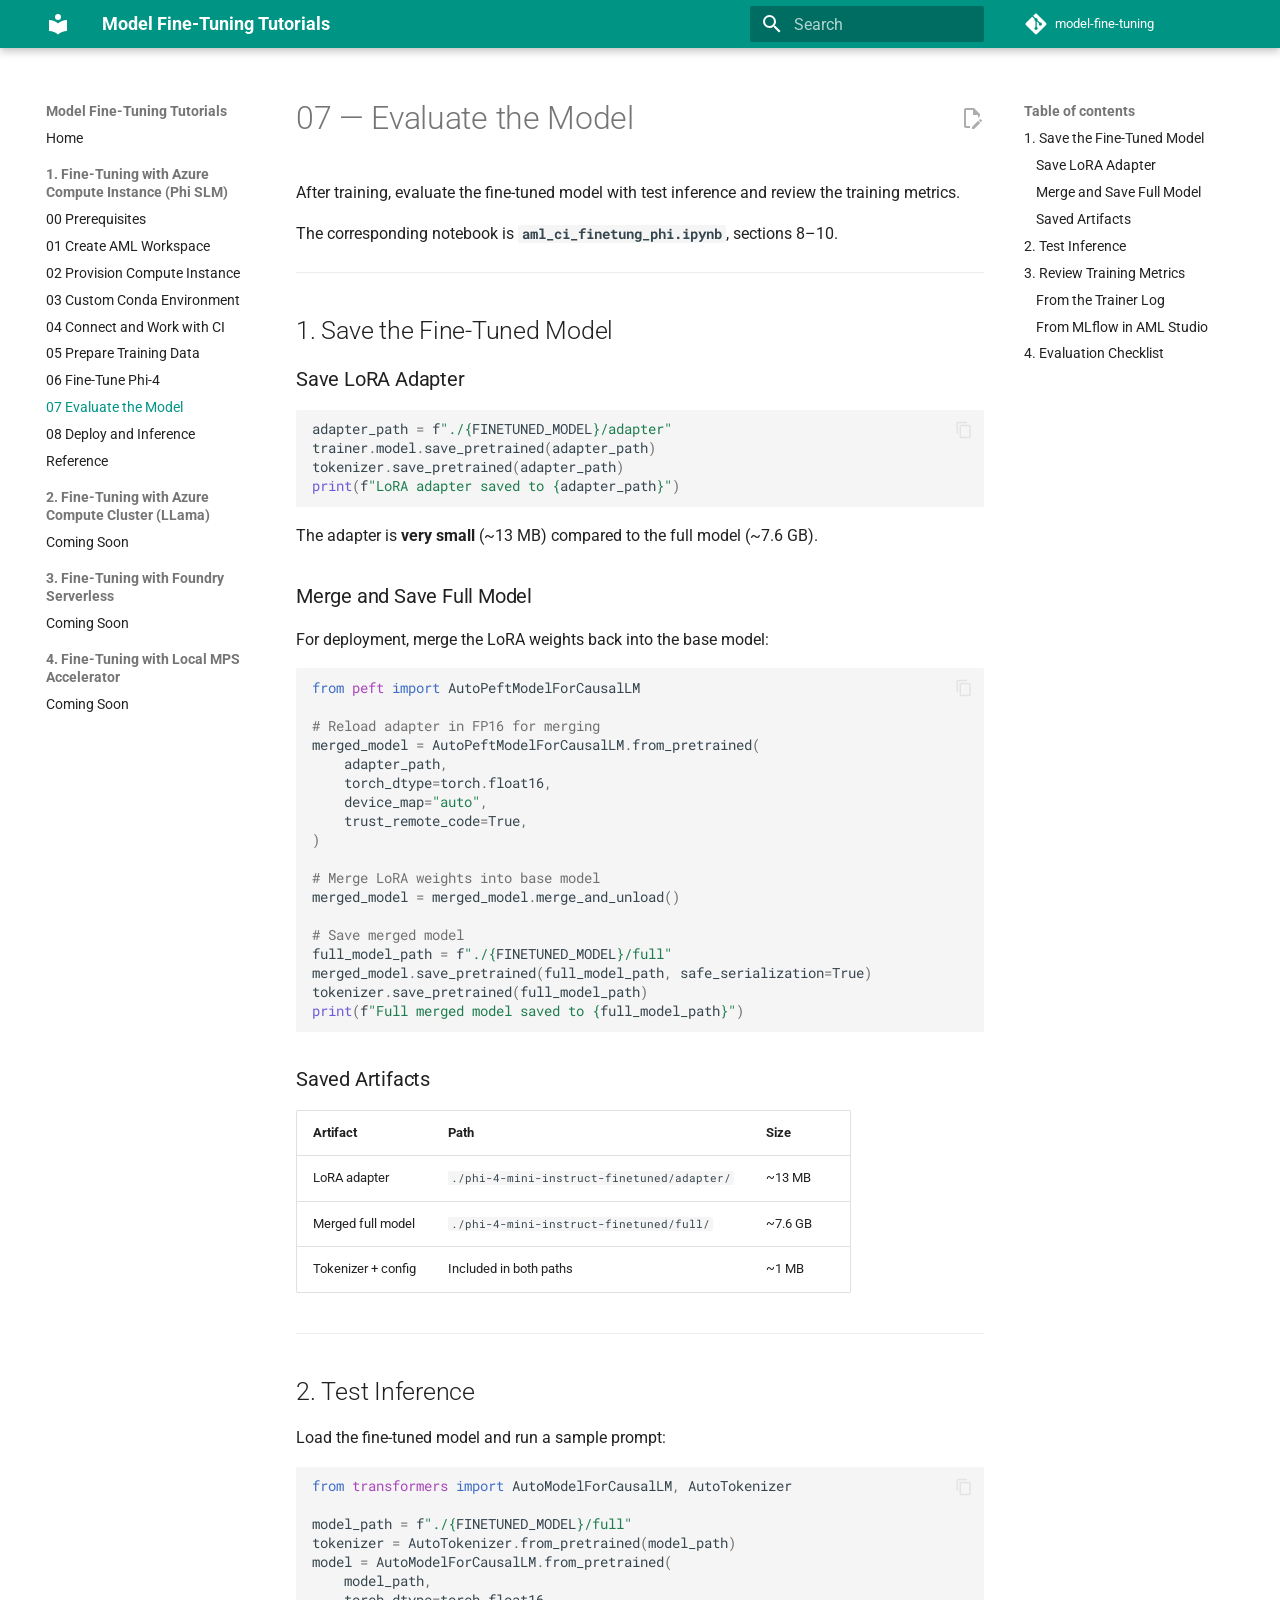
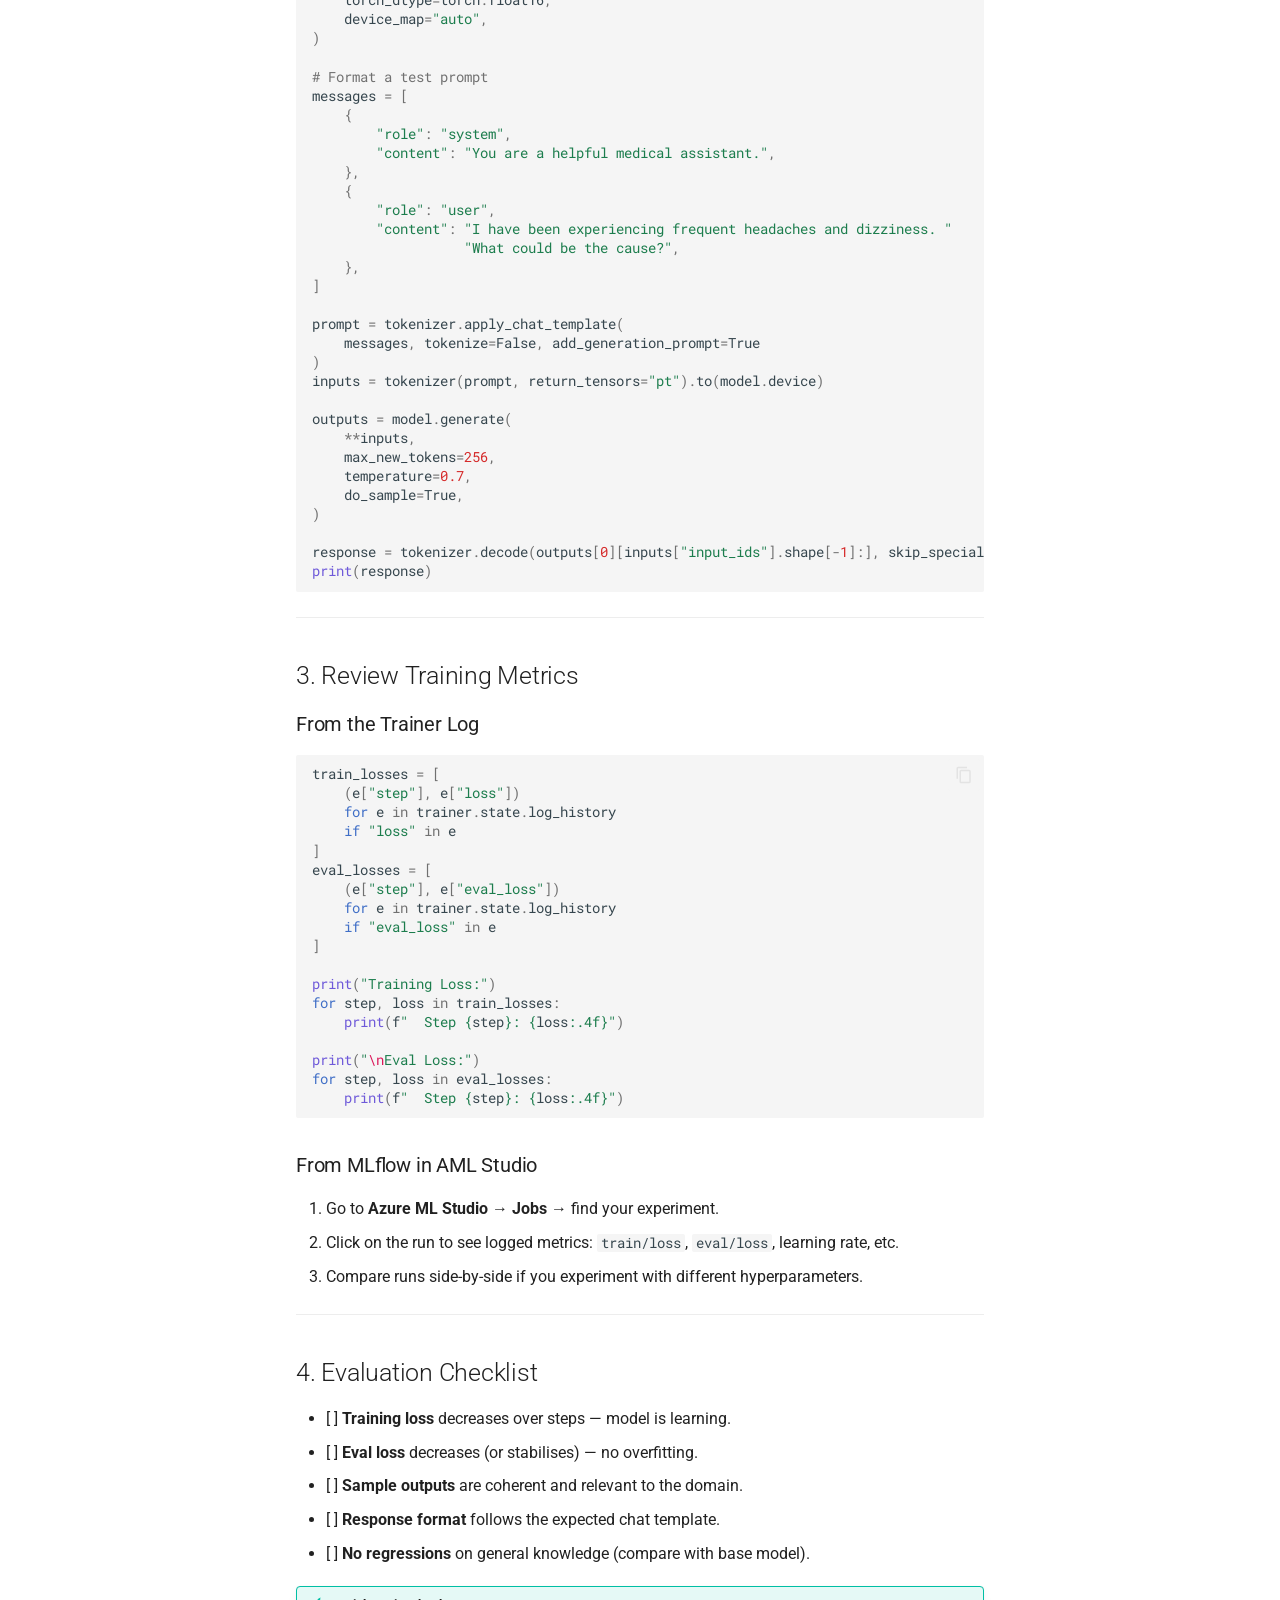
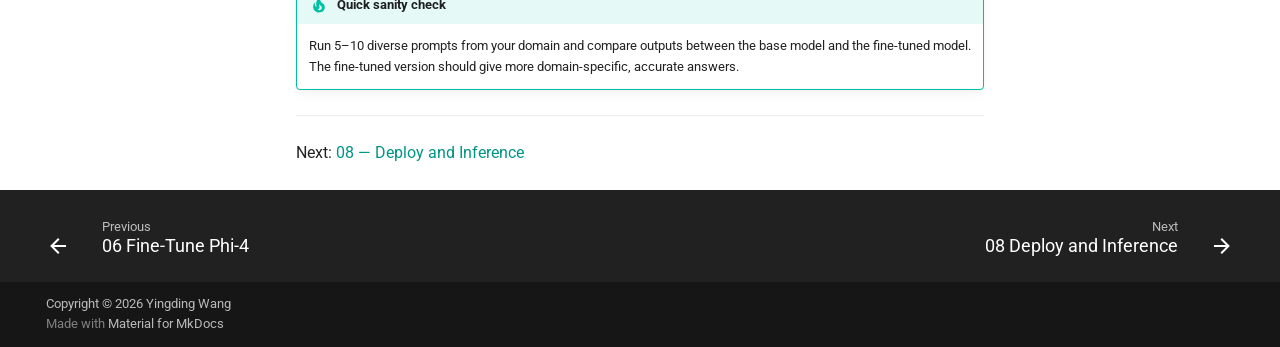
<file: 01-compute-instance/docs/07-evaluate-model/index.html>
<!doctype html>
<html lang="en" class="no-js">
  <head>
    
      <meta charset="utf-8">
      <meta name="viewport" content="width=device-width,initial-scale=1">
      
        <meta name="description" content="Step-by-step tutorial for fine-tuning Microsoft Phi-4 models on Azure Machine Learning GPU Compute Instances.">
      
      
        <meta name="author" content="Yingding Wang">
      
      
        <link rel="canonical" href="https://yingding.github.io/model-fine-tuning/01-compute-instance/docs/07-evaluate-model/">
      
      
        <link rel="prev" href="../06-fine-tune-phi4/">
      
      
        <link rel="next" href="../08-deploy-and-inference/">
      
      
        
      
      
      <link rel="icon" href="../../../assets/images/favicon.png">
      <meta name="generator" content="mkdocs-1.6.1, mkdocs-material-9.7.6">
    
    
      
        <title>07 Evaluate the Model - Model Fine-Tuning Tutorials</title>
      
    
    
      <link rel="stylesheet" href="../../../assets/stylesheets/main.484c7ddc.min.css">
      
        
        <link rel="stylesheet" href="../../../assets/stylesheets/palette.ab4e12ef.min.css">
      
      


    
    
      
    
    
      
        
        
        <link rel="preconnect" href="https://fonts.gstatic.com" crossorigin>
        <link rel="stylesheet" href="https://fonts.googleapis.com/css?family=Roboto:300,300i,400,400i,700,700i%7CRoboto+Mono:400,400i,700,700i&display=fallback">
        <style>:root{--md-text-font:"Roboto";--md-code-font:"Roboto Mono"}</style>
      
    
    
      <link rel="stylesheet" href="../../../assets/stylesheets/extra.css">
    
    <script>__md_scope=new URL("../../..",location),__md_hash=e=>[...e].reduce(((e,_)=>(e<<5)-e+_.charCodeAt(0)),0),__md_get=(e,_=localStorage,t=__md_scope)=>JSON.parse(_.getItem(t.pathname+"."+e)),__md_set=(e,_,t=localStorage,a=__md_scope)=>{try{t.setItem(a.pathname+"."+e,JSON.stringify(_))}catch(e){}}</script>
    
      

    
    
  </head>
  
  
    
    
      
    
    
    
    
    <body dir="ltr" data-md-color-scheme="default" data-md-color-primary="teal" data-md-color-accent="amber">
  
    
    <input class="md-toggle" data-md-toggle="drawer" type="checkbox" id="__drawer" autocomplete="off">
    <input class="md-toggle" data-md-toggle="search" type="checkbox" id="__search" autocomplete="off">
    <label class="md-overlay" for="__drawer"></label>
    <div data-md-component="skip">
      
        
        <a href="#07-evaluate-the-model" class="md-skip">
          Skip to content
        </a>
      
    </div>
    <div data-md-component="announce">
      
    </div>
    
    
      

  

<header class="md-header md-header--shadow" data-md-component="header">
  <nav class="md-header__inner md-grid" aria-label="Header">
    <a href="../../.." title="Model Fine-Tuning Tutorials" class="md-header__button md-logo" aria-label="Model Fine-Tuning Tutorials" data-md-component="logo">
      
  
  <svg xmlns="http://www.w3.org/2000/svg" viewBox="0 0 24 24"><path d="M12 8a3 3 0 0 0 3-3 3 3 0 0 0-3-3 3 3 0 0 0-3 3 3 3 0 0 0 3 3m0 3.54C9.64 9.35 6.5 8 3 8v11c3.5 0 6.64 1.35 9 3.54 2.36-2.19 5.5-3.54 9-3.54V8c-3.5 0-6.64 1.35-9 3.54"/></svg>

    </a>
    <label class="md-header__button md-icon" for="__drawer">
      
      <svg xmlns="http://www.w3.org/2000/svg" viewBox="0 0 24 24"><path d="M3 6h18v2H3zm0 5h18v2H3zm0 5h18v2H3z"/></svg>
    </label>
    <div class="md-header__title" data-md-component="header-title">
      <div class="md-header__ellipsis">
        <div class="md-header__topic">
          <span class="md-ellipsis">
            Model Fine-Tuning Tutorials
          </span>
        </div>
        <div class="md-header__topic" data-md-component="header-topic">
          <span class="md-ellipsis">
            
              07 Evaluate the Model
            
          </span>
        </div>
      </div>
    </div>
    
      
        <form class="md-header__option" data-md-component="palette">
  
    
    
    
    <input class="md-option" data-md-color-media="" data-md-color-scheme="default" data-md-color-primary="teal" data-md-color-accent="amber"  aria-hidden="true"  type="radio" name="__palette" id="__palette_0">
    
  
</form>
      
    
    
      <script>var palette=__md_get("__palette");if(palette&&palette.color){if("(prefers-color-scheme)"===palette.color.media){var media=matchMedia("(prefers-color-scheme: light)"),input=document.querySelector(media.matches?"[data-md-color-media='(prefers-color-scheme: light)']":"[data-md-color-media='(prefers-color-scheme: dark)']");palette.color.media=input.getAttribute("data-md-color-media"),palette.color.scheme=input.getAttribute("data-md-color-scheme"),palette.color.primary=input.getAttribute("data-md-color-primary"),palette.color.accent=input.getAttribute("data-md-color-accent")}for(var[key,value]of Object.entries(palette.color))document.body.setAttribute("data-md-color-"+key,value)}</script>
    
    
    
      
      
        <label class="md-header__button md-icon" for="__search">
          
          <svg xmlns="http://www.w3.org/2000/svg" viewBox="0 0 24 24"><path d="M9.5 3A6.5 6.5 0 0 1 16 9.5c0 1.61-.59 3.09-1.56 4.23l.27.27h.79l5 5-1.5 1.5-5-5v-.79l-.27-.27A6.52 6.52 0 0 1 9.5 16 6.5 6.5 0 0 1 3 9.5 6.5 6.5 0 0 1 9.5 3m0 2C7 5 5 7 5 9.5S7 14 9.5 14 14 12 14 9.5 12 5 9.5 5"/></svg>
        </label>
        <div class="md-search" data-md-component="search" role="dialog">
  <label class="md-search__overlay" for="__search"></label>
  <div class="md-search__inner" role="search">
    <form class="md-search__form" name="search">
      <input type="text" class="md-search__input" name="query" aria-label="Search" placeholder="Search" autocapitalize="off" autocorrect="off" autocomplete="off" spellcheck="false" data-md-component="search-query" required>
      <label class="md-search__icon md-icon" for="__search">
        
        <svg xmlns="http://www.w3.org/2000/svg" viewBox="0 0 24 24"><path d="M9.5 3A6.5 6.5 0 0 1 16 9.5c0 1.61-.59 3.09-1.56 4.23l.27.27h.79l5 5-1.5 1.5-5-5v-.79l-.27-.27A6.52 6.52 0 0 1 9.5 16 6.5 6.5 0 0 1 3 9.5 6.5 6.5 0 0 1 9.5 3m0 2C7 5 5 7 5 9.5S7 14 9.5 14 14 12 14 9.5 12 5 9.5 5"/></svg>
        
        <svg xmlns="http://www.w3.org/2000/svg" viewBox="0 0 24 24"><path d="M20 11v2H8l5.5 5.5-1.42 1.42L4.16 12l7.92-7.92L13.5 5.5 8 11z"/></svg>
      </label>
      <nav class="md-search__options" aria-label="Search">
        
        <button type="reset" class="md-search__icon md-icon" title="Clear" aria-label="Clear" tabindex="-1">
          
          <svg xmlns="http://www.w3.org/2000/svg" viewBox="0 0 24 24"><path d="M19 6.41 17.59 5 12 10.59 6.41 5 5 6.41 10.59 12 5 17.59 6.41 19 12 13.41 17.59 19 19 17.59 13.41 12z"/></svg>
        </button>
      </nav>
      
    </form>
    <div class="md-search__output">
      <div class="md-search__scrollwrap" tabindex="0" data-md-scrollfix>
        <div class="md-search-result" data-md-component="search-result">
          <div class="md-search-result__meta">
            Initializing search
          </div>
          <ol class="md-search-result__list" role="presentation"></ol>
        </div>
      </div>
    </div>
  </div>
</div>
      
    
    
      <div class="md-header__source">
        <a href="https://github.com/yingding/model-fine-tuning" title="Go to repository" class="md-source" data-md-component="source">
  <div class="md-source__icon md-icon">
    
    <svg xmlns="http://www.w3.org/2000/svg" viewBox="0 0 448 512"><!--! Font Awesome Free 7.1.0 by @fontawesome - https://fontawesome.com License - https://fontawesome.com/license/free (Icons: CC BY 4.0, Fonts: SIL OFL 1.1, Code: MIT License) Copyright 2025 Fonticons, Inc.--><path d="M439.6 236.1 244 40.5c-5.4-5.5-12.8-8.5-20.4-8.5s-15 3-20.4 8.4L162.5 81l51.5 51.5c27.1-9.1 52.7 16.8 43.4 43.7l49.7 49.7c34.2-11.8 61.2 31 35.5 56.7-26.5 26.5-70.2-2.9-56-37.3L240.3 199v121.9c25.3 12.5 22.3 41.8 9.1 55-6.4 6.4-15.2 10.1-24.3 10.1s-17.8-3.6-24.3-10.1c-17.6-17.6-11.1-46.9 11.2-56v-123c-20.8-8.5-24.6-30.7-18.6-45L142.6 101 8.5 235.1C3 240.6 0 247.9 0 255.5s3 15 8.5 20.4l195.6 195.7c5.4 5.4 12.7 8.4 20.4 8.4s15-3 20.4-8.4l194.7-194.7c5.4-5.4 8.4-12.8 8.4-20.4s-3-15-8.4-20.4"/></svg>
  </div>
  <div class="md-source__repository">
    model-fine-tuning
  </div>
</a>
      </div>
    
  </nav>
  
</header>
    
    <div class="md-container" data-md-component="container">
      
      
        
          
        
      
      <main class="md-main" data-md-component="main">
        <div class="md-main__inner md-grid">
          
            
              
              <div class="md-sidebar md-sidebar--primary" data-md-component="sidebar" data-md-type="navigation" >
                <div class="md-sidebar__scrollwrap">
                  <div class="md-sidebar__inner">
                    



<nav class="md-nav md-nav--primary" aria-label="Navigation" data-md-level="0">
  <label class="md-nav__title" for="__drawer">
    <a href="../../.." title="Model Fine-Tuning Tutorials" class="md-nav__button md-logo" aria-label="Model Fine-Tuning Tutorials" data-md-component="logo">
      
  
  <svg xmlns="http://www.w3.org/2000/svg" viewBox="0 0 24 24"><path d="M12 8a3 3 0 0 0 3-3 3 3 0 0 0-3-3 3 3 0 0 0-3 3 3 3 0 0 0 3 3m0 3.54C9.64 9.35 6.5 8 3 8v11c3.5 0 6.64 1.35 9 3.54 2.36-2.19 5.5-3.54 9-3.54V8c-3.5 0-6.64 1.35-9 3.54"/></svg>

    </a>
    Model Fine-Tuning Tutorials
  </label>
  
    <div class="md-nav__source">
      <a href="https://github.com/yingding/model-fine-tuning" title="Go to repository" class="md-source" data-md-component="source">
  <div class="md-source__icon md-icon">
    
    <svg xmlns="http://www.w3.org/2000/svg" viewBox="0 0 448 512"><!--! Font Awesome Free 7.1.0 by @fontawesome - https://fontawesome.com License - https://fontawesome.com/license/free (Icons: CC BY 4.0, Fonts: SIL OFL 1.1, Code: MIT License) Copyright 2025 Fonticons, Inc.--><path d="M439.6 236.1 244 40.5c-5.4-5.5-12.8-8.5-20.4-8.5s-15 3-20.4 8.4L162.5 81l51.5 51.5c27.1-9.1 52.7 16.8 43.4 43.7l49.7 49.7c34.2-11.8 61.2 31 35.5 56.7-26.5 26.5-70.2-2.9-56-37.3L240.3 199v121.9c25.3 12.5 22.3 41.8 9.1 55-6.4 6.4-15.2 10.1-24.3 10.1s-17.8-3.6-24.3-10.1c-17.6-17.6-11.1-46.9 11.2-56v-123c-20.8-8.5-24.6-30.7-18.6-45L142.6 101 8.5 235.1C3 240.6 0 247.9 0 255.5s3 15 8.5 20.4l195.6 195.7c5.4 5.4 12.7 8.4 20.4 8.4s15-3 20.4-8.4l194.7-194.7c5.4-5.4 8.4-12.8 8.4-20.4s-3-15-8.4-20.4"/></svg>
  </div>
  <div class="md-source__repository">
    model-fine-tuning
  </div>
</a>
    </div>
  
  <ul class="md-nav__list" data-md-scrollfix>
    
      
      
  
  
  
  
    <li class="md-nav__item">
      <a href="../../.." class="md-nav__link">
        
  
  
  <span class="md-ellipsis">
    
  
    Home
  

    
  </span>
  
  

      </a>
    </li>
  

    
      
      
  
  
    
  
  
  
    
    
    
    
      
        
        
      
    
    
    <li class="md-nav__item md-nav__item--active md-nav__item--section md-nav__item--nested">
      
        
        
        <input class="md-nav__toggle md-toggle " type="checkbox" id="__nav_2" checked>
        
          
          <label class="md-nav__link" for="__nav_2" id="__nav_2_label" tabindex="">
            
  
  
  <span class="md-ellipsis">
    
  
    1. Fine-Tuning with Azure Compute Instance (Phi SLM)
  

    
  </span>
  
  

            <span class="md-nav__icon md-icon"></span>
          </label>
        
        <nav class="md-nav" data-md-level="1" aria-labelledby="__nav_2_label" aria-expanded="true">
          <label class="md-nav__title" for="__nav_2">
            <span class="md-nav__icon md-icon"></span>
            
  
    1. Fine-Tuning with Azure Compute Instance (Phi SLM)
  

          </label>
          <ul class="md-nav__list" data-md-scrollfix>
            
              
                
  
  
  
  
    <li class="md-nav__item">
      <a href="../00-prerequisites/" class="md-nav__link">
        
  
  
  <span class="md-ellipsis">
    
  
    00 Prerequisites
  

    
  </span>
  
  

      </a>
    </li>
  

              
            
              
                
  
  
  
  
    <li class="md-nav__item">
      <a href="../01-create-aml-workspace/" class="md-nav__link">
        
  
  
  <span class="md-ellipsis">
    
  
    01 Create AML Workspace
  

    
  </span>
  
  

      </a>
    </li>
  

              
            
              
                
  
  
  
  
    <li class="md-nav__item">
      <a href="../02-provision-compute-instance/" class="md-nav__link">
        
  
  
  <span class="md-ellipsis">
    
  
    02 Provision Compute Instance
  

    
  </span>
  
  

      </a>
    </li>
  

              
            
              
                
  
  
  
  
    <li class="md-nav__item">
      <a href="../03-custom-conda-environment/" class="md-nav__link">
        
  
  
  <span class="md-ellipsis">
    
  
    03 Custom Conda Environment
  

    
  </span>
  
  

      </a>
    </li>
  

              
            
              
                
  
  
  
  
    <li class="md-nav__item">
      <a href="../04-connect-and-work-with-ci/" class="md-nav__link">
        
  
  
  <span class="md-ellipsis">
    
  
    04 Connect and Work with CI
  

    
  </span>
  
  

      </a>
    </li>
  

              
            
              
                
  
  
  
  
    <li class="md-nav__item">
      <a href="../05-prepare-training-data/" class="md-nav__link">
        
  
  
  <span class="md-ellipsis">
    
  
    05 Prepare Training Data
  

    
  </span>
  
  

      </a>
    </li>
  

              
            
              
                
  
  
  
  
    <li class="md-nav__item">
      <a href="../06-fine-tune-phi4/" class="md-nav__link">
        
  
  
  <span class="md-ellipsis">
    
  
    06 Fine-Tune Phi-4
  

    
  </span>
  
  

      </a>
    </li>
  

              
            
              
                
  
  
    
  
  
  
    <li class="md-nav__item md-nav__item--active">
      
      <input class="md-nav__toggle md-toggle" type="checkbox" id="__toc">
      
      
        
      
      
        <label class="md-nav__link md-nav__link--active" for="__toc">
          
  
  
  <span class="md-ellipsis">
    
  
    07 Evaluate the Model
  

    
  </span>
  
  

          <span class="md-nav__icon md-icon"></span>
        </label>
      
      <a href="./" class="md-nav__link md-nav__link--active">
        
  
  
  <span class="md-ellipsis">
    
  
    07 Evaluate the Model
  

    
  </span>
  
  

      </a>
      
        

<nav class="md-nav md-nav--secondary" aria-label="Table of contents">
  
  
  
    
  
  
    <label class="md-nav__title" for="__toc">
      <span class="md-nav__icon md-icon"></span>
      Table of contents
    </label>
    <ul class="md-nav__list" data-md-component="toc" data-md-scrollfix>
      
        <li class="md-nav__item">
  <a href="#1-save-the-fine-tuned-model" class="md-nav__link">
    <span class="md-ellipsis">
      
        1. Save the Fine-Tuned Model
      
    </span>
  </a>
  
    <nav class="md-nav" aria-label="1. Save the Fine-Tuned Model">
      <ul class="md-nav__list">
        
          <li class="md-nav__item">
  <a href="#save-lora-adapter" class="md-nav__link">
    <span class="md-ellipsis">
      
        Save LoRA Adapter
      
    </span>
  </a>
  
</li>
        
          <li class="md-nav__item">
  <a href="#merge-and-save-full-model" class="md-nav__link">
    <span class="md-ellipsis">
      
        Merge and Save Full Model
      
    </span>
  </a>
  
</li>
        
          <li class="md-nav__item">
  <a href="#saved-artifacts" class="md-nav__link">
    <span class="md-ellipsis">
      
        Saved Artifacts
      
    </span>
  </a>
  
</li>
        
      </ul>
    </nav>
  
</li>
      
        <li class="md-nav__item">
  <a href="#2-test-inference" class="md-nav__link">
    <span class="md-ellipsis">
      
        2. Test Inference
      
    </span>
  </a>
  
</li>
      
        <li class="md-nav__item">
  <a href="#3-review-training-metrics" class="md-nav__link">
    <span class="md-ellipsis">
      
        3. Review Training Metrics
      
    </span>
  </a>
  
    <nav class="md-nav" aria-label="3. Review Training Metrics">
      <ul class="md-nav__list">
        
          <li class="md-nav__item">
  <a href="#from-the-trainer-log" class="md-nav__link">
    <span class="md-ellipsis">
      
        From the Trainer Log
      
    </span>
  </a>
  
</li>
        
          <li class="md-nav__item">
  <a href="#from-mlflow-in-aml-studio" class="md-nav__link">
    <span class="md-ellipsis">
      
        From MLflow in AML Studio
      
    </span>
  </a>
  
</li>
        
      </ul>
    </nav>
  
</li>
      
        <li class="md-nav__item">
  <a href="#4-evaluation-checklist" class="md-nav__link">
    <span class="md-ellipsis">
      
        4. Evaluation Checklist
      
    </span>
  </a>
  
</li>
      
    </ul>
  
</nav>
      
    </li>
  

              
            
              
                
  
  
  
  
    <li class="md-nav__item">
      <a href="../08-deploy-and-inference/" class="md-nav__link">
        
  
  
  <span class="md-ellipsis">
    
  
    08 Deploy and Inference
  

    
  </span>
  
  

      </a>
    </li>
  

              
            
              
                
  
  
  
  
    <li class="md-nav__item">
      <a href="../reference/" class="md-nav__link">
        
  
  
  <span class="md-ellipsis">
    
  
    Reference
  

    
  </span>
  
  

      </a>
    </li>
  

              
            
          </ul>
        </nav>
      
    </li>
  

    
      
      
  
  
  
  
    
    
    
    
      
        
        
      
    
    
    <li class="md-nav__item md-nav__item--section md-nav__item--nested">
      
        
        
          
        
        <input class="md-nav__toggle md-toggle md-toggle--indeterminate" type="checkbox" id="__nav_3" >
        
          
          <label class="md-nav__link" for="__nav_3" id="__nav_3_label" tabindex="">
            
  
  
  <span class="md-ellipsis">
    
  
    2. Fine-Tuning with Azure Compute Cluster (LLama)
  

    
  </span>
  
  

            <span class="md-nav__icon md-icon"></span>
          </label>
        
        <nav class="md-nav" data-md-level="1" aria-labelledby="__nav_3_label" aria-expanded="false">
          <label class="md-nav__title" for="__nav_3">
            <span class="md-nav__icon md-icon"></span>
            
  
    2. Fine-Tuning with Azure Compute Cluster (LLama)
  

          </label>
          <ul class="md-nav__list" data-md-scrollfix>
            
              
                
  
  
  
  
    <li class="md-nav__item">
      <a href="../../../02-compute-cluster/" class="md-nav__link">
        
  
  
  <span class="md-ellipsis">
    
  
    Coming Soon
  

    
  </span>
  
  

      </a>
    </li>
  

              
            
          </ul>
        </nav>
      
    </li>
  

    
      
      
  
  
  
  
    
    
    
    
      
        
        
      
    
    
    <li class="md-nav__item md-nav__item--section md-nav__item--nested">
      
        
        
          
        
        <input class="md-nav__toggle md-toggle md-toggle--indeterminate" type="checkbox" id="__nav_4" >
        
          
          <label class="md-nav__link" for="__nav_4" id="__nav_4_label" tabindex="">
            
  
  
  <span class="md-ellipsis">
    
  
    3. Fine-Tuning with Foundry Serverless
  

    
  </span>
  
  

            <span class="md-nav__icon md-icon"></span>
          </label>
        
        <nav class="md-nav" data-md-level="1" aria-labelledby="__nav_4_label" aria-expanded="false">
          <label class="md-nav__title" for="__nav_4">
            <span class="md-nav__icon md-icon"></span>
            
  
    3. Fine-Tuning with Foundry Serverless
  

          </label>
          <ul class="md-nav__list" data-md-scrollfix>
            
              
                
  
  
  
  
    <li class="md-nav__item">
      <a href="../../../03-foundry-serverless/" class="md-nav__link">
        
  
  
  <span class="md-ellipsis">
    
  
    Coming Soon
  

    
  </span>
  
  

      </a>
    </li>
  

              
            
          </ul>
        </nav>
      
    </li>
  

    
      
      
  
  
  
  
    
    
    
    
      
        
        
      
    
    
    <li class="md-nav__item md-nav__item--section md-nav__item--nested">
      
        
        
          
        
        <input class="md-nav__toggle md-toggle md-toggle--indeterminate" type="checkbox" id="__nav_5" >
        
          
          <label class="md-nav__link" for="__nav_5" id="__nav_5_label" tabindex="">
            
  
  
  <span class="md-ellipsis">
    
  
    4. Fine-Tuning with Local MPS Accelerator
  

    
  </span>
  
  

            <span class="md-nav__icon md-icon"></span>
          </label>
        
        <nav class="md-nav" data-md-level="1" aria-labelledby="__nav_5_label" aria-expanded="false">
          <label class="md-nav__title" for="__nav_5">
            <span class="md-nav__icon md-icon"></span>
            
  
    4. Fine-Tuning with Local MPS Accelerator
  

          </label>
          <ul class="md-nav__list" data-md-scrollfix>
            
              
                
  
  
  
  
    <li class="md-nav__item">
      <a href="../../../04-local-mps/" class="md-nav__link">
        
  
  
  <span class="md-ellipsis">
    
  
    Coming Soon
  

    
  </span>
  
  

      </a>
    </li>
  

              
            
          </ul>
        </nav>
      
    </li>
  

    
  </ul>
</nav>
                  </div>
                </div>
              </div>
            
            
              
              <div class="md-sidebar md-sidebar--secondary" data-md-component="sidebar" data-md-type="toc" >
                <div class="md-sidebar__scrollwrap">
                  <div class="md-sidebar__inner">
                    

<nav class="md-nav md-nav--secondary" aria-label="Table of contents">
  
  
  
    
  
  
    <label class="md-nav__title" for="__toc">
      <span class="md-nav__icon md-icon"></span>
      Table of contents
    </label>
    <ul class="md-nav__list" data-md-component="toc" data-md-scrollfix>
      
        <li class="md-nav__item">
  <a href="#1-save-the-fine-tuned-model" class="md-nav__link">
    <span class="md-ellipsis">
      
        1. Save the Fine-Tuned Model
      
    </span>
  </a>
  
    <nav class="md-nav" aria-label="1. Save the Fine-Tuned Model">
      <ul class="md-nav__list">
        
          <li class="md-nav__item">
  <a href="#save-lora-adapter" class="md-nav__link">
    <span class="md-ellipsis">
      
        Save LoRA Adapter
      
    </span>
  </a>
  
</li>
        
          <li class="md-nav__item">
  <a href="#merge-and-save-full-model" class="md-nav__link">
    <span class="md-ellipsis">
      
        Merge and Save Full Model
      
    </span>
  </a>
  
</li>
        
          <li class="md-nav__item">
  <a href="#saved-artifacts" class="md-nav__link">
    <span class="md-ellipsis">
      
        Saved Artifacts
      
    </span>
  </a>
  
</li>
        
      </ul>
    </nav>
  
</li>
      
        <li class="md-nav__item">
  <a href="#2-test-inference" class="md-nav__link">
    <span class="md-ellipsis">
      
        2. Test Inference
      
    </span>
  </a>
  
</li>
      
        <li class="md-nav__item">
  <a href="#3-review-training-metrics" class="md-nav__link">
    <span class="md-ellipsis">
      
        3. Review Training Metrics
      
    </span>
  </a>
  
    <nav class="md-nav" aria-label="3. Review Training Metrics">
      <ul class="md-nav__list">
        
          <li class="md-nav__item">
  <a href="#from-the-trainer-log" class="md-nav__link">
    <span class="md-ellipsis">
      
        From the Trainer Log
      
    </span>
  </a>
  
</li>
        
          <li class="md-nav__item">
  <a href="#from-mlflow-in-aml-studio" class="md-nav__link">
    <span class="md-ellipsis">
      
        From MLflow in AML Studio
      
    </span>
  </a>
  
</li>
        
      </ul>
    </nav>
  
</li>
      
        <li class="md-nav__item">
  <a href="#4-evaluation-checklist" class="md-nav__link">
    <span class="md-ellipsis">
      
        4. Evaluation Checklist
      
    </span>
  </a>
  
</li>
      
    </ul>
  
</nav>
                  </div>
                </div>
              </div>
            
          
          
            <div class="md-content" data-md-component="content">
              
              <article class="md-content__inner md-typeset">
                
                  


  
    <a href="https://github.com/yingding/model-fine-tuning/edit/main/01-compute-instance/docs/07-evaluate-model.md" title="Edit this page" class="md-content__button md-icon" rel="edit">
      
      <svg xmlns="http://www.w3.org/2000/svg" viewBox="0 0 24 24"><path d="M10 20H6V4h7v5h5v3.1l2-2V8l-6-6H6c-1.1 0-2 .9-2 2v16c0 1.1.9 2 2 2h4zm10.2-7c.1 0 .3.1.4.2l1.3 1.3c.2.2.2.6 0 .8l-1 1-2.1-2.1 1-1c.1-.1.2-.2.4-.2m0 3.9L14.1 23H12v-2.1l6.1-6.1z"/></svg>
    </a>
  
  


<h1 id="07-evaluate-the-model">07 — Evaluate the Model</h1>
<p>After training, evaluate the fine-tuned model with test inference and review
the training metrics.</p>
<p>The corresponding notebook is <strong><code>aml_ci_finetung_phi.ipynb</code></strong>, sections 8–10.</p>
<hr />
<h2 id="1-save-the-fine-tuned-model">1. Save the Fine-Tuned Model</h2>
<h3 id="save-lora-adapter">Save LoRA Adapter</h3>
<div class="highlight"><pre><span></span><code><a id="__codelineno-0-1" name="__codelineno-0-1" href="#__codelineno-0-1"></a><span class="n">adapter_path</span> <span class="o">=</span> <span class="sa">f</span><span class="s2">&quot;./</span><span class="si">{</span><span class="n">FINETUNED_MODEL</span><span class="si">}</span><span class="s2">/adapter&quot;</span>
<a id="__codelineno-0-2" name="__codelineno-0-2" href="#__codelineno-0-2"></a><span class="n">trainer</span><span class="o">.</span><span class="n">model</span><span class="o">.</span><span class="n">save_pretrained</span><span class="p">(</span><span class="n">adapter_path</span><span class="p">)</span>
<a id="__codelineno-0-3" name="__codelineno-0-3" href="#__codelineno-0-3"></a><span class="n">tokenizer</span><span class="o">.</span><span class="n">save_pretrained</span><span class="p">(</span><span class="n">adapter_path</span><span class="p">)</span>
<a id="__codelineno-0-4" name="__codelineno-0-4" href="#__codelineno-0-4"></a><span class="nb">print</span><span class="p">(</span><span class="sa">f</span><span class="s2">&quot;LoRA adapter saved to </span><span class="si">{</span><span class="n">adapter_path</span><span class="si">}</span><span class="s2">&quot;</span><span class="p">)</span>
</code></pre></div>
<p>The adapter is <strong>very small</strong> (~13 MB) compared to the full model (~7.6 GB).</p>
<h3 id="merge-and-save-full-model">Merge and Save Full Model</h3>
<p>For deployment, merge the LoRA weights back into the base model:</p>
<div class="highlight"><pre><span></span><code><a id="__codelineno-1-1" name="__codelineno-1-1" href="#__codelineno-1-1"></a><span class="kn">from</span><span class="w"> </span><span class="nn">peft</span><span class="w"> </span><span class="kn">import</span> <span class="n">AutoPeftModelForCausalLM</span>
<a id="__codelineno-1-2" name="__codelineno-1-2" href="#__codelineno-1-2"></a>
<a id="__codelineno-1-3" name="__codelineno-1-3" href="#__codelineno-1-3"></a><span class="c1"># Reload adapter in FP16 for merging</span>
<a id="__codelineno-1-4" name="__codelineno-1-4" href="#__codelineno-1-4"></a><span class="n">merged_model</span> <span class="o">=</span> <span class="n">AutoPeftModelForCausalLM</span><span class="o">.</span><span class="n">from_pretrained</span><span class="p">(</span>
<a id="__codelineno-1-5" name="__codelineno-1-5" href="#__codelineno-1-5"></a>    <span class="n">adapter_path</span><span class="p">,</span>
<a id="__codelineno-1-6" name="__codelineno-1-6" href="#__codelineno-1-6"></a>    <span class="n">torch_dtype</span><span class="o">=</span><span class="n">torch</span><span class="o">.</span><span class="n">float16</span><span class="p">,</span>
<a id="__codelineno-1-7" name="__codelineno-1-7" href="#__codelineno-1-7"></a>    <span class="n">device_map</span><span class="o">=</span><span class="s2">&quot;auto&quot;</span><span class="p">,</span>
<a id="__codelineno-1-8" name="__codelineno-1-8" href="#__codelineno-1-8"></a>    <span class="n">trust_remote_code</span><span class="o">=</span><span class="kc">True</span><span class="p">,</span>
<a id="__codelineno-1-9" name="__codelineno-1-9" href="#__codelineno-1-9"></a><span class="p">)</span>
<a id="__codelineno-1-10" name="__codelineno-1-10" href="#__codelineno-1-10"></a>
<a id="__codelineno-1-11" name="__codelineno-1-11" href="#__codelineno-1-11"></a><span class="c1"># Merge LoRA weights into base model</span>
<a id="__codelineno-1-12" name="__codelineno-1-12" href="#__codelineno-1-12"></a><span class="n">merged_model</span> <span class="o">=</span> <span class="n">merged_model</span><span class="o">.</span><span class="n">merge_and_unload</span><span class="p">()</span>
<a id="__codelineno-1-13" name="__codelineno-1-13" href="#__codelineno-1-13"></a>
<a id="__codelineno-1-14" name="__codelineno-1-14" href="#__codelineno-1-14"></a><span class="c1"># Save merged model</span>
<a id="__codelineno-1-15" name="__codelineno-1-15" href="#__codelineno-1-15"></a><span class="n">full_model_path</span> <span class="o">=</span> <span class="sa">f</span><span class="s2">&quot;./</span><span class="si">{</span><span class="n">FINETUNED_MODEL</span><span class="si">}</span><span class="s2">/full&quot;</span>
<a id="__codelineno-1-16" name="__codelineno-1-16" href="#__codelineno-1-16"></a><span class="n">merged_model</span><span class="o">.</span><span class="n">save_pretrained</span><span class="p">(</span><span class="n">full_model_path</span><span class="p">,</span> <span class="n">safe_serialization</span><span class="o">=</span><span class="kc">True</span><span class="p">)</span>
<a id="__codelineno-1-17" name="__codelineno-1-17" href="#__codelineno-1-17"></a><span class="n">tokenizer</span><span class="o">.</span><span class="n">save_pretrained</span><span class="p">(</span><span class="n">full_model_path</span><span class="p">)</span>
<a id="__codelineno-1-18" name="__codelineno-1-18" href="#__codelineno-1-18"></a><span class="nb">print</span><span class="p">(</span><span class="sa">f</span><span class="s2">&quot;Full merged model saved to </span><span class="si">{</span><span class="n">full_model_path</span><span class="si">}</span><span class="s2">&quot;</span><span class="p">)</span>
</code></pre></div>
<h3 id="saved-artifacts">Saved Artifacts</h3>
<table>
<thead>
<tr>
<th>Artifact</th>
<th>Path</th>
<th>Size</th>
</tr>
</thead>
<tbody>
<tr>
<td>LoRA adapter</td>
<td><code>./phi-4-mini-instruct-finetuned/adapter/</code></td>
<td>~13 MB</td>
</tr>
<tr>
<td>Merged full model</td>
<td><code>./phi-4-mini-instruct-finetuned/full/</code></td>
<td>~7.6 GB</td>
</tr>
<tr>
<td>Tokenizer + config</td>
<td>Included in both paths</td>
<td>~1 MB</td>
</tr>
</tbody>
</table>
<hr />
<h2 id="2-test-inference">2. Test Inference</h2>
<p>Load the fine-tuned model and run a sample prompt:</p>
<div class="highlight"><pre><span></span><code><a id="__codelineno-2-1" name="__codelineno-2-1" href="#__codelineno-2-1"></a><span class="kn">from</span><span class="w"> </span><span class="nn">transformers</span><span class="w"> </span><span class="kn">import</span> <span class="n">AutoModelForCausalLM</span><span class="p">,</span> <span class="n">AutoTokenizer</span>
<a id="__codelineno-2-2" name="__codelineno-2-2" href="#__codelineno-2-2"></a>
<a id="__codelineno-2-3" name="__codelineno-2-3" href="#__codelineno-2-3"></a><span class="n">model_path</span> <span class="o">=</span> <span class="sa">f</span><span class="s2">&quot;./</span><span class="si">{</span><span class="n">FINETUNED_MODEL</span><span class="si">}</span><span class="s2">/full&quot;</span>
<a id="__codelineno-2-4" name="__codelineno-2-4" href="#__codelineno-2-4"></a><span class="n">tokenizer</span> <span class="o">=</span> <span class="n">AutoTokenizer</span><span class="o">.</span><span class="n">from_pretrained</span><span class="p">(</span><span class="n">model_path</span><span class="p">)</span>
<a id="__codelineno-2-5" name="__codelineno-2-5" href="#__codelineno-2-5"></a><span class="n">model</span> <span class="o">=</span> <span class="n">AutoModelForCausalLM</span><span class="o">.</span><span class="n">from_pretrained</span><span class="p">(</span>
<a id="__codelineno-2-6" name="__codelineno-2-6" href="#__codelineno-2-6"></a>    <span class="n">model_path</span><span class="p">,</span>
<a id="__codelineno-2-7" name="__codelineno-2-7" href="#__codelineno-2-7"></a>    <span class="n">torch_dtype</span><span class="o">=</span><span class="n">torch</span><span class="o">.</span><span class="n">float16</span><span class="p">,</span>
<a id="__codelineno-2-8" name="__codelineno-2-8" href="#__codelineno-2-8"></a>    <span class="n">device_map</span><span class="o">=</span><span class="s2">&quot;auto&quot;</span><span class="p">,</span>
<a id="__codelineno-2-9" name="__codelineno-2-9" href="#__codelineno-2-9"></a><span class="p">)</span>
<a id="__codelineno-2-10" name="__codelineno-2-10" href="#__codelineno-2-10"></a>
<a id="__codelineno-2-11" name="__codelineno-2-11" href="#__codelineno-2-11"></a><span class="c1"># Format a test prompt</span>
<a id="__codelineno-2-12" name="__codelineno-2-12" href="#__codelineno-2-12"></a><span class="n">messages</span> <span class="o">=</span> <span class="p">[</span>
<a id="__codelineno-2-13" name="__codelineno-2-13" href="#__codelineno-2-13"></a>    <span class="p">{</span>
<a id="__codelineno-2-14" name="__codelineno-2-14" href="#__codelineno-2-14"></a>        <span class="s2">&quot;role&quot;</span><span class="p">:</span> <span class="s2">&quot;system&quot;</span><span class="p">,</span>
<a id="__codelineno-2-15" name="__codelineno-2-15" href="#__codelineno-2-15"></a>        <span class="s2">&quot;content&quot;</span><span class="p">:</span> <span class="s2">&quot;You are a helpful medical assistant.&quot;</span><span class="p">,</span>
<a id="__codelineno-2-16" name="__codelineno-2-16" href="#__codelineno-2-16"></a>    <span class="p">},</span>
<a id="__codelineno-2-17" name="__codelineno-2-17" href="#__codelineno-2-17"></a>    <span class="p">{</span>
<a id="__codelineno-2-18" name="__codelineno-2-18" href="#__codelineno-2-18"></a>        <span class="s2">&quot;role&quot;</span><span class="p">:</span> <span class="s2">&quot;user&quot;</span><span class="p">,</span>
<a id="__codelineno-2-19" name="__codelineno-2-19" href="#__codelineno-2-19"></a>        <span class="s2">&quot;content&quot;</span><span class="p">:</span> <span class="s2">&quot;I have been experiencing frequent headaches and dizziness. &quot;</span>
<a id="__codelineno-2-20" name="__codelineno-2-20" href="#__codelineno-2-20"></a>                   <span class="s2">&quot;What could be the cause?&quot;</span><span class="p">,</span>
<a id="__codelineno-2-21" name="__codelineno-2-21" href="#__codelineno-2-21"></a>    <span class="p">},</span>
<a id="__codelineno-2-22" name="__codelineno-2-22" href="#__codelineno-2-22"></a><span class="p">]</span>
<a id="__codelineno-2-23" name="__codelineno-2-23" href="#__codelineno-2-23"></a>
<a id="__codelineno-2-24" name="__codelineno-2-24" href="#__codelineno-2-24"></a><span class="n">prompt</span> <span class="o">=</span> <span class="n">tokenizer</span><span class="o">.</span><span class="n">apply_chat_template</span><span class="p">(</span>
<a id="__codelineno-2-25" name="__codelineno-2-25" href="#__codelineno-2-25"></a>    <span class="n">messages</span><span class="p">,</span> <span class="n">tokenize</span><span class="o">=</span><span class="kc">False</span><span class="p">,</span> <span class="n">add_generation_prompt</span><span class="o">=</span><span class="kc">True</span>
<a id="__codelineno-2-26" name="__codelineno-2-26" href="#__codelineno-2-26"></a><span class="p">)</span>
<a id="__codelineno-2-27" name="__codelineno-2-27" href="#__codelineno-2-27"></a><span class="n">inputs</span> <span class="o">=</span> <span class="n">tokenizer</span><span class="p">(</span><span class="n">prompt</span><span class="p">,</span> <span class="n">return_tensors</span><span class="o">=</span><span class="s2">&quot;pt&quot;</span><span class="p">)</span><span class="o">.</span><span class="n">to</span><span class="p">(</span><span class="n">model</span><span class="o">.</span><span class="n">device</span><span class="p">)</span>
<a id="__codelineno-2-28" name="__codelineno-2-28" href="#__codelineno-2-28"></a>
<a id="__codelineno-2-29" name="__codelineno-2-29" href="#__codelineno-2-29"></a><span class="n">outputs</span> <span class="o">=</span> <span class="n">model</span><span class="o">.</span><span class="n">generate</span><span class="p">(</span>
<a id="__codelineno-2-30" name="__codelineno-2-30" href="#__codelineno-2-30"></a>    <span class="o">**</span><span class="n">inputs</span><span class="p">,</span>
<a id="__codelineno-2-31" name="__codelineno-2-31" href="#__codelineno-2-31"></a>    <span class="n">max_new_tokens</span><span class="o">=</span><span class="mi">256</span><span class="p">,</span>
<a id="__codelineno-2-32" name="__codelineno-2-32" href="#__codelineno-2-32"></a>    <span class="n">temperature</span><span class="o">=</span><span class="mf">0.7</span><span class="p">,</span>
<a id="__codelineno-2-33" name="__codelineno-2-33" href="#__codelineno-2-33"></a>    <span class="n">do_sample</span><span class="o">=</span><span class="kc">True</span><span class="p">,</span>
<a id="__codelineno-2-34" name="__codelineno-2-34" href="#__codelineno-2-34"></a><span class="p">)</span>
<a id="__codelineno-2-35" name="__codelineno-2-35" href="#__codelineno-2-35"></a>
<a id="__codelineno-2-36" name="__codelineno-2-36" href="#__codelineno-2-36"></a><span class="n">response</span> <span class="o">=</span> <span class="n">tokenizer</span><span class="o">.</span><span class="n">decode</span><span class="p">(</span><span class="n">outputs</span><span class="p">[</span><span class="mi">0</span><span class="p">][</span><span class="n">inputs</span><span class="p">[</span><span class="s2">&quot;input_ids&quot;</span><span class="p">]</span><span class="o">.</span><span class="n">shape</span><span class="p">[</span><span class="o">-</span><span class="mi">1</span><span class="p">]:],</span> <span class="n">skip_special_tokens</span><span class="o">=</span><span class="kc">True</span><span class="p">)</span>
<a id="__codelineno-2-37" name="__codelineno-2-37" href="#__codelineno-2-37"></a><span class="nb">print</span><span class="p">(</span><span class="n">response</span><span class="p">)</span>
</code></pre></div>
<hr />
<h2 id="3-review-training-metrics">3. Review Training Metrics</h2>
<h3 id="from-the-trainer-log">From the Trainer Log</h3>
<div class="highlight"><pre><span></span><code><a id="__codelineno-3-1" name="__codelineno-3-1" href="#__codelineno-3-1"></a><span class="n">train_losses</span> <span class="o">=</span> <span class="p">[</span>
<a id="__codelineno-3-2" name="__codelineno-3-2" href="#__codelineno-3-2"></a>    <span class="p">(</span><span class="n">e</span><span class="p">[</span><span class="s2">&quot;step&quot;</span><span class="p">],</span> <span class="n">e</span><span class="p">[</span><span class="s2">&quot;loss&quot;</span><span class="p">])</span>
<a id="__codelineno-3-3" name="__codelineno-3-3" href="#__codelineno-3-3"></a>    <span class="k">for</span> <span class="n">e</span> <span class="ow">in</span> <span class="n">trainer</span><span class="o">.</span><span class="n">state</span><span class="o">.</span><span class="n">log_history</span>
<a id="__codelineno-3-4" name="__codelineno-3-4" href="#__codelineno-3-4"></a>    <span class="k">if</span> <span class="s2">&quot;loss&quot;</span> <span class="ow">in</span> <span class="n">e</span>
<a id="__codelineno-3-5" name="__codelineno-3-5" href="#__codelineno-3-5"></a><span class="p">]</span>
<a id="__codelineno-3-6" name="__codelineno-3-6" href="#__codelineno-3-6"></a><span class="n">eval_losses</span> <span class="o">=</span> <span class="p">[</span>
<a id="__codelineno-3-7" name="__codelineno-3-7" href="#__codelineno-3-7"></a>    <span class="p">(</span><span class="n">e</span><span class="p">[</span><span class="s2">&quot;step&quot;</span><span class="p">],</span> <span class="n">e</span><span class="p">[</span><span class="s2">&quot;eval_loss&quot;</span><span class="p">])</span>
<a id="__codelineno-3-8" name="__codelineno-3-8" href="#__codelineno-3-8"></a>    <span class="k">for</span> <span class="n">e</span> <span class="ow">in</span> <span class="n">trainer</span><span class="o">.</span><span class="n">state</span><span class="o">.</span><span class="n">log_history</span>
<a id="__codelineno-3-9" name="__codelineno-3-9" href="#__codelineno-3-9"></a>    <span class="k">if</span> <span class="s2">&quot;eval_loss&quot;</span> <span class="ow">in</span> <span class="n">e</span>
<a id="__codelineno-3-10" name="__codelineno-3-10" href="#__codelineno-3-10"></a><span class="p">]</span>
<a id="__codelineno-3-11" name="__codelineno-3-11" href="#__codelineno-3-11"></a>
<a id="__codelineno-3-12" name="__codelineno-3-12" href="#__codelineno-3-12"></a><span class="nb">print</span><span class="p">(</span><span class="s2">&quot;Training Loss:&quot;</span><span class="p">)</span>
<a id="__codelineno-3-13" name="__codelineno-3-13" href="#__codelineno-3-13"></a><span class="k">for</span> <span class="n">step</span><span class="p">,</span> <span class="n">loss</span> <span class="ow">in</span> <span class="n">train_losses</span><span class="p">:</span>
<a id="__codelineno-3-14" name="__codelineno-3-14" href="#__codelineno-3-14"></a>    <span class="nb">print</span><span class="p">(</span><span class="sa">f</span><span class="s2">&quot;  Step </span><span class="si">{</span><span class="n">step</span><span class="si">}</span><span class="s2">: </span><span class="si">{</span><span class="n">loss</span><span class="si">:</span><span class="s2">.4f</span><span class="si">}</span><span class="s2">&quot;</span><span class="p">)</span>
<a id="__codelineno-3-15" name="__codelineno-3-15" href="#__codelineno-3-15"></a>
<a id="__codelineno-3-16" name="__codelineno-3-16" href="#__codelineno-3-16"></a><span class="nb">print</span><span class="p">(</span><span class="s2">&quot;</span><span class="se">\n</span><span class="s2">Eval Loss:&quot;</span><span class="p">)</span>
<a id="__codelineno-3-17" name="__codelineno-3-17" href="#__codelineno-3-17"></a><span class="k">for</span> <span class="n">step</span><span class="p">,</span> <span class="n">loss</span> <span class="ow">in</span> <span class="n">eval_losses</span><span class="p">:</span>
<a id="__codelineno-3-18" name="__codelineno-3-18" href="#__codelineno-3-18"></a>    <span class="nb">print</span><span class="p">(</span><span class="sa">f</span><span class="s2">&quot;  Step </span><span class="si">{</span><span class="n">step</span><span class="si">}</span><span class="s2">: </span><span class="si">{</span><span class="n">loss</span><span class="si">:</span><span class="s2">.4f</span><span class="si">}</span><span class="s2">&quot;</span><span class="p">)</span>
</code></pre></div>
<h3 id="from-mlflow-in-aml-studio">From MLflow in AML Studio</h3>
<ol>
<li>Go to <strong>Azure ML Studio</strong> → <strong>Jobs</strong> → find your experiment.</li>
<li>Click on the run to see logged metrics: <code>train/loss</code>, <code>eval/loss</code>, learning
   rate, etc.</li>
<li>Compare runs side-by-side if you experiment with different hyperparameters.</li>
</ol>
<hr />
<h2 id="4-evaluation-checklist">4. Evaluation Checklist</h2>
<ul>
<li>[ ] <strong>Training loss</strong> decreases over steps — model is learning.</li>
<li>[ ] <strong>Eval loss</strong> decreases (or stabilises) — no overfitting.</li>
<li>[ ] <strong>Sample outputs</strong> are coherent and relevant to the domain.</li>
<li>[ ] <strong>Response format</strong> follows the expected chat template.</li>
<li>[ ] <strong>No regressions</strong> on general knowledge (compare with base model).</li>
</ul>
<div class="admonition tip">
<p class="admonition-title">Quick sanity check</p>
<p>Run 5–10 diverse prompts from your domain and compare outputs between the
base model and the fine-tuned model. The fine-tuned version should give
more domain-specific, accurate answers.</p>
</div>
<hr />
<p>Next: <a href="../08-deploy-and-inference/">08 — Deploy and Inference</a></p>












                
              </article>
            </div>
          
          
<script>var target=document.getElementById(location.hash.slice(1));target&&target.name&&(target.checked=target.name.startsWith("__tabbed_"))</script>
        </div>
        
      </main>
      
        <footer class="md-footer">
  
    
      
      <nav class="md-footer__inner md-grid" aria-label="Footer" >
        
          
          <a href="../06-fine-tune-phi4/" class="md-footer__link md-footer__link--prev" aria-label="Previous: 06 Fine-Tune Phi-4">
            <div class="md-footer__button md-icon">
              
              <svg xmlns="http://www.w3.org/2000/svg" viewBox="0 0 24 24"><path d="M20 11v2H8l5.5 5.5-1.42 1.42L4.16 12l7.92-7.92L13.5 5.5 8 11z"/></svg>
            </div>
            <div class="md-footer__title">
              <span class="md-footer__direction">
                Previous
              </span>
              <div class="md-ellipsis">
                06 Fine-Tune Phi-4
              </div>
            </div>
          </a>
        
        
          
          <a href="../08-deploy-and-inference/" class="md-footer__link md-footer__link--next" aria-label="Next: 08 Deploy and Inference">
            <div class="md-footer__title">
              <span class="md-footer__direction">
                Next
              </span>
              <div class="md-ellipsis">
                08 Deploy and Inference
              </div>
            </div>
            <div class="md-footer__button md-icon">
              
              <svg xmlns="http://www.w3.org/2000/svg" viewBox="0 0 24 24"><path d="M4 11v2h12l-5.5 5.5 1.42 1.42L19.84 12l-7.92-7.92L10.5 5.5 16 11z"/></svg>
            </div>
          </a>
        
      </nav>
    
  
  <div class="md-footer-meta md-typeset">
    <div class="md-footer-meta__inner md-grid">
      <div class="md-copyright">
  
    <div class="md-copyright__highlight">
      Copyright &copy; 2026 Yingding Wang
    </div>
  
  
    Made with
    <a href="https://squidfunk.github.io/mkdocs-material/" target="_blank" rel="noopener">
      Material for MkDocs
    </a>
  
</div>
      
    </div>
  </div>
</footer>
      
    </div>
    <div class="md-dialog" data-md-component="dialog">
      <div class="md-dialog__inner md-typeset"></div>
    </div>
    
    
    
      
      
      <script id="__config" type="application/json">{"annotate": null, "base": "../../..", "features": ["navigation.sections", "navigation.expand", "navigation.footer", "content.code.copy", "content.action.edit"], "search": "../../../assets/javascripts/workers/search.2c215733.min.js", "tags": null, "translations": {"clipboard.copied": "Copied to clipboard", "clipboard.copy": "Copy to clipboard", "search.result.more.one": "1 more on this page", "search.result.more.other": "# more on this page", "search.result.none": "No matching documents", "search.result.one": "1 matching document", "search.result.other": "# matching documents", "search.result.placeholder": "Type to start searching", "search.result.term.missing": "Missing", "select.version": "Select version"}, "version": null}</script>
    
    
      <script src="../../../assets/javascripts/bundle.79ae519e.min.js"></script>
      
        <script src="../../../assets/javascripts/external-links.js"></script>
      
    
  </body>
</html>
</file>
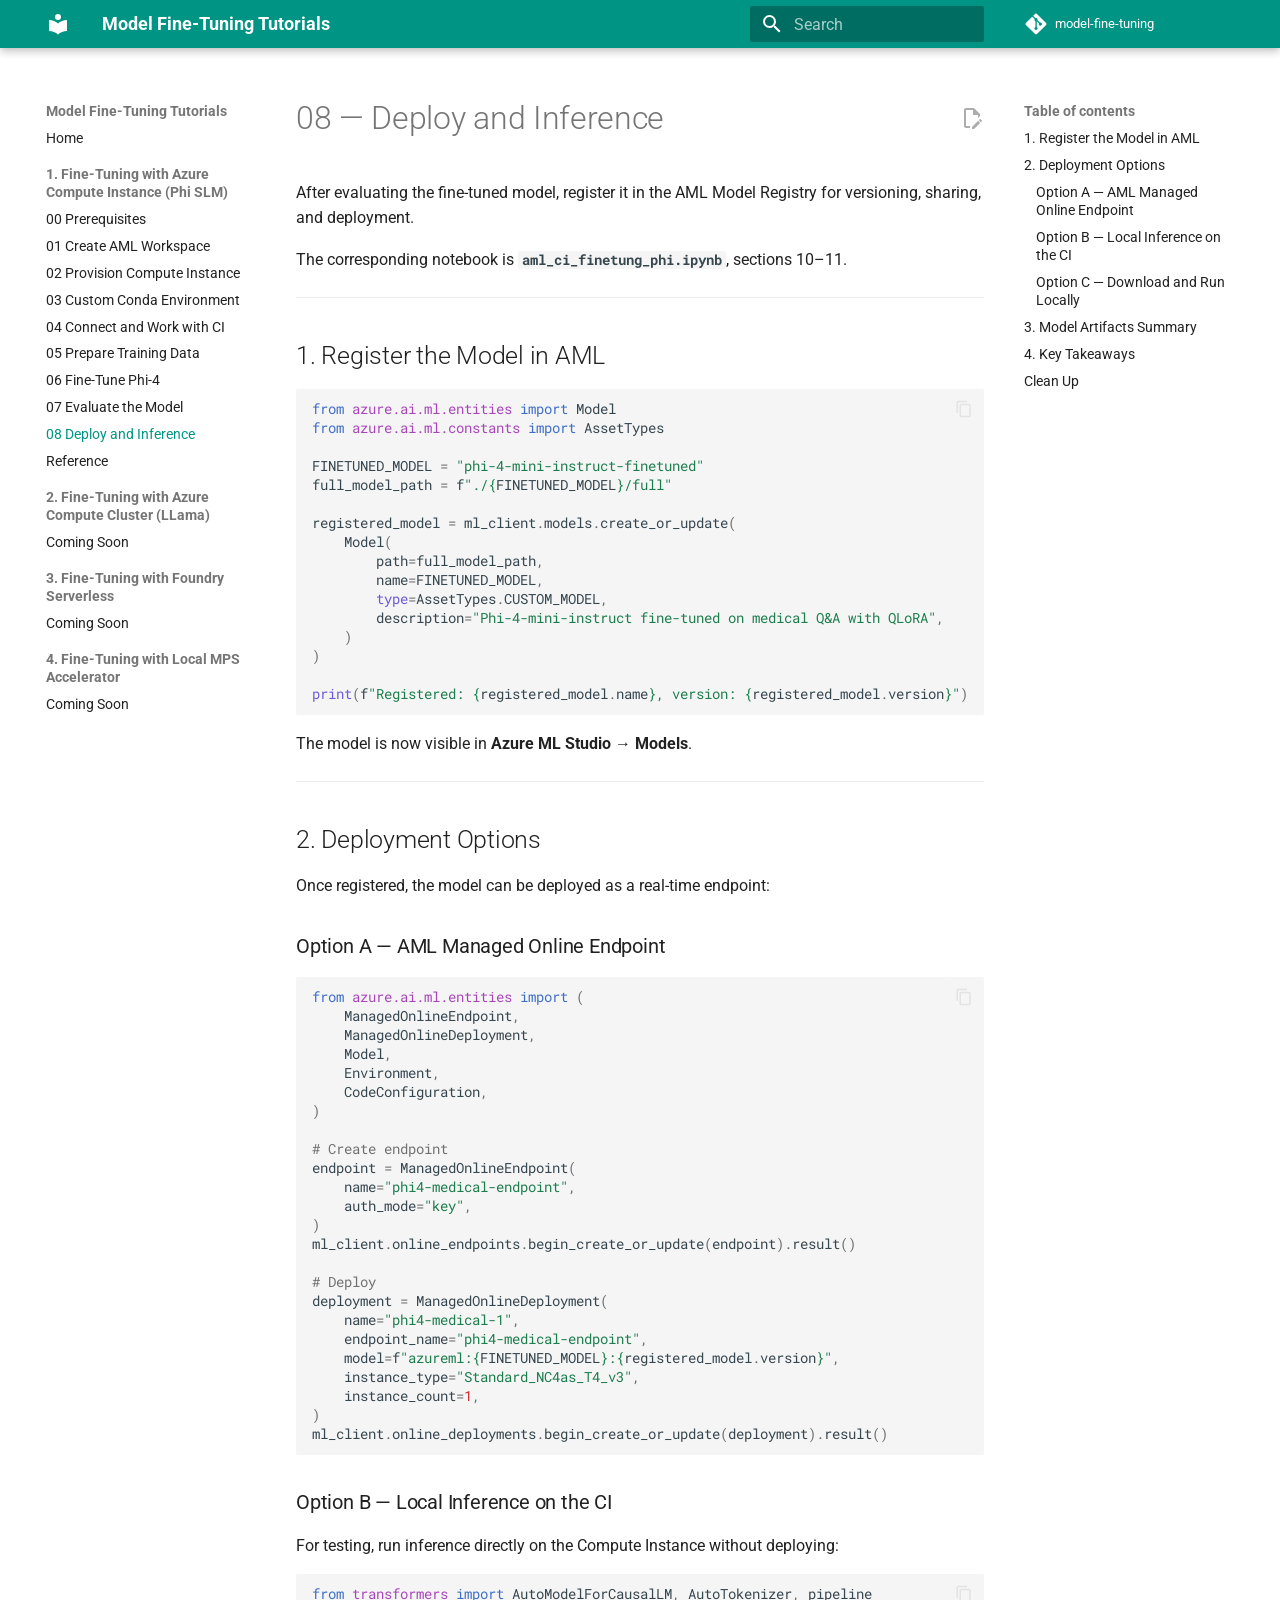
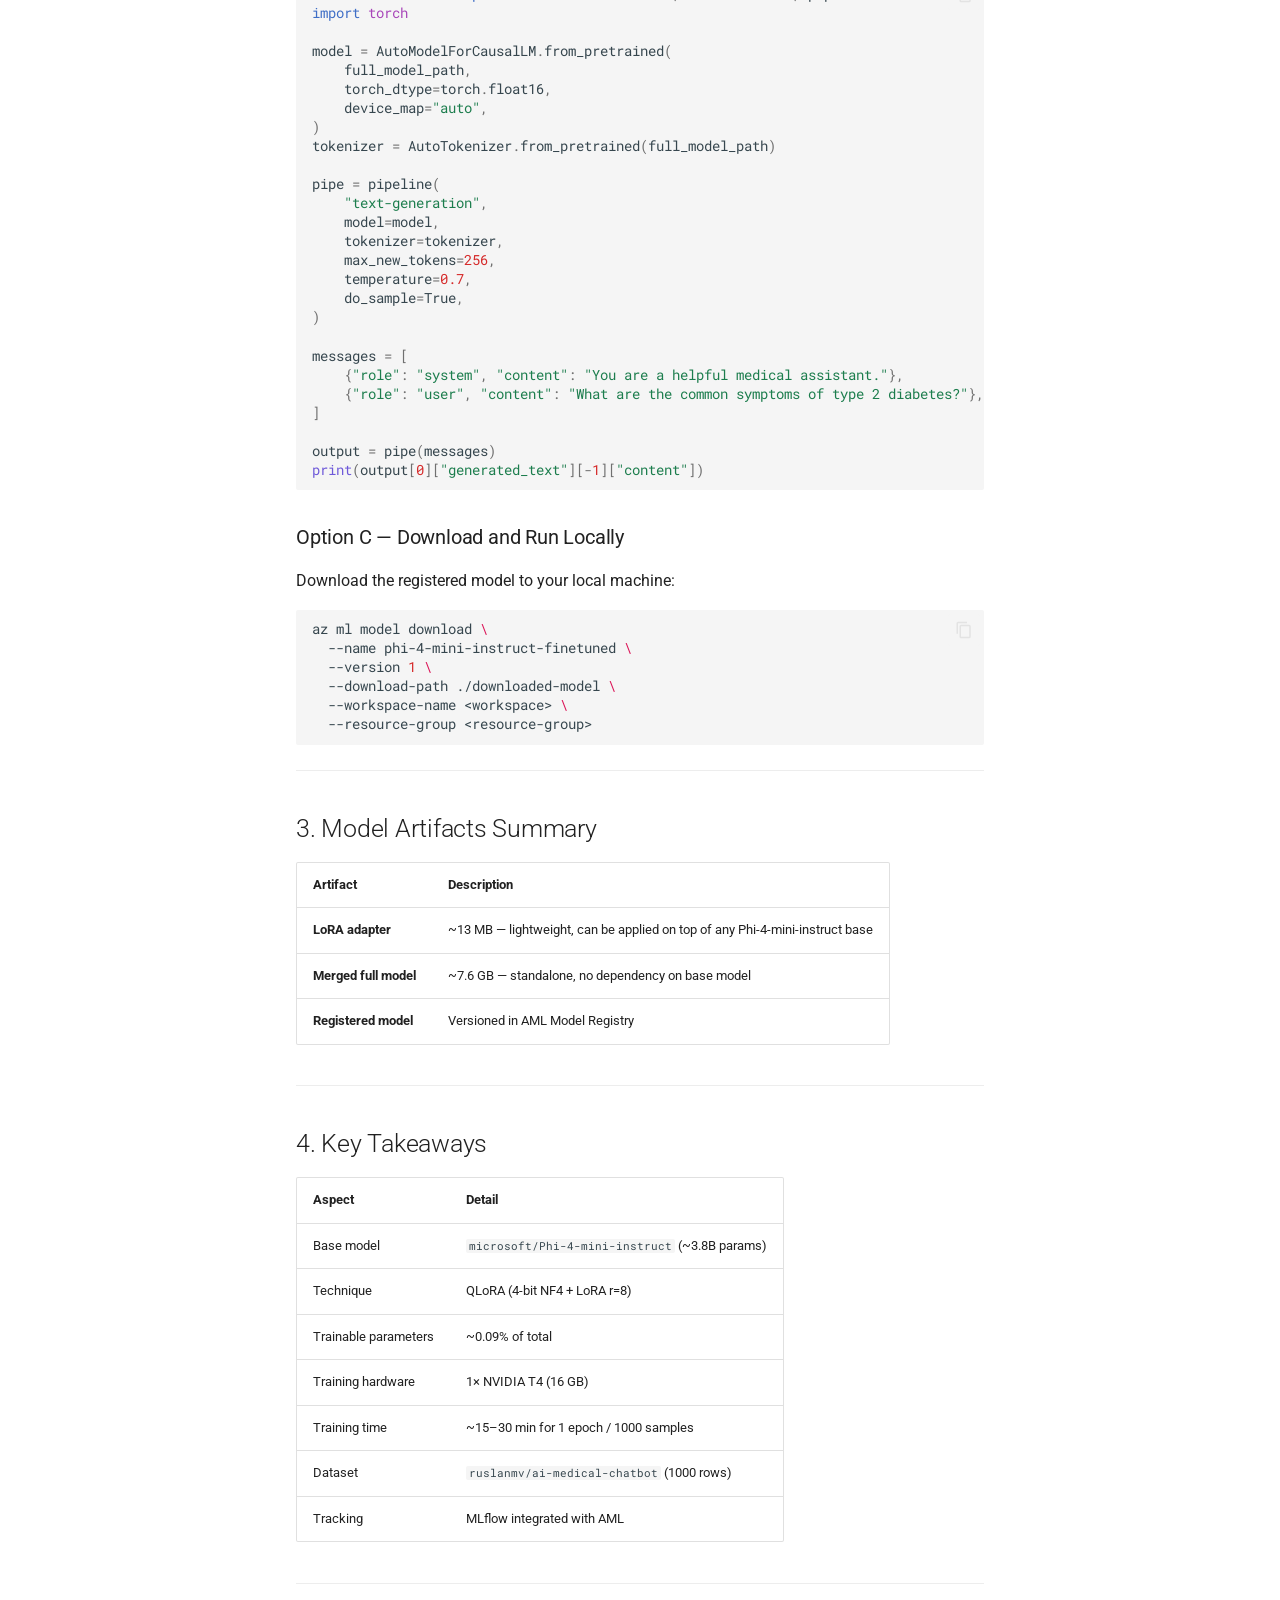
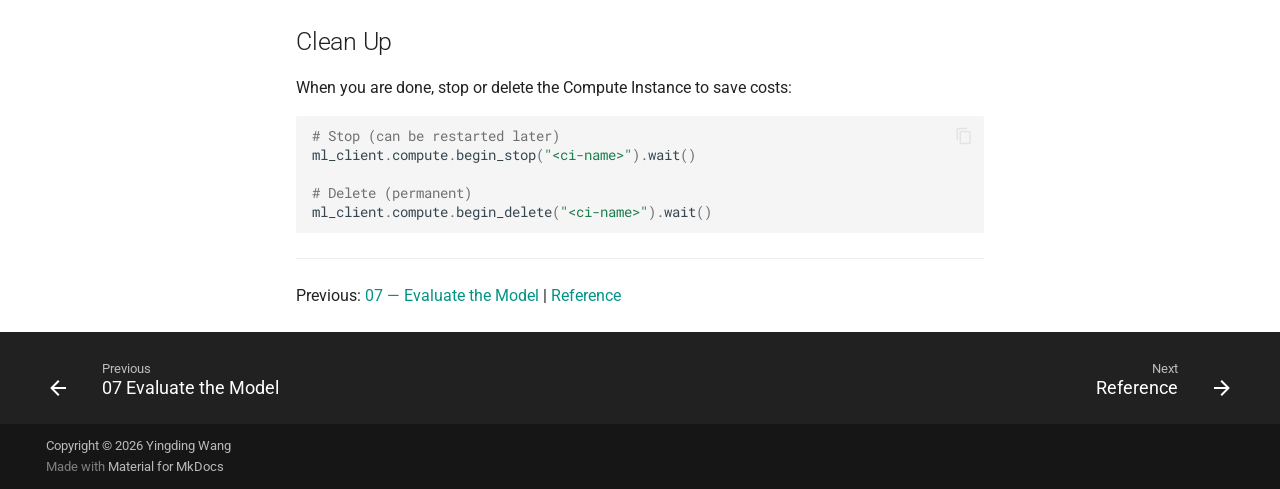
<file: 01-compute-instance/docs/08-deploy-and-inference/index.html>
<!doctype html>
<html lang="en" class="no-js">
  <head>
    
      <meta charset="utf-8">
      <meta name="viewport" content="width=device-width,initial-scale=1">
      
        <meta name="description" content="Step-by-step tutorial for fine-tuning Microsoft Phi-4 models on Azure Machine Learning GPU Compute Instances.">
      
      
        <meta name="author" content="Yingding Wang">
      
      
        <link rel="canonical" href="https://yingding.github.io/model-fine-tuning/01-compute-instance/docs/08-deploy-and-inference/">
      
      
        <link rel="prev" href="../07-evaluate-model/">
      
      
        <link rel="next" href="../reference/">
      
      
        
      
      
      <link rel="icon" href="../../../assets/images/favicon.png">
      <meta name="generator" content="mkdocs-1.6.1, mkdocs-material-9.7.6">
    
    
      
        <title>08 Deploy and Inference - Model Fine-Tuning Tutorials</title>
      
    
    
      <link rel="stylesheet" href="../../../assets/stylesheets/main.484c7ddc.min.css">
      
        
        <link rel="stylesheet" href="../../../assets/stylesheets/palette.ab4e12ef.min.css">
      
      


    
    
      
    
    
      
        
        
        <link rel="preconnect" href="https://fonts.gstatic.com" crossorigin>
        <link rel="stylesheet" href="https://fonts.googleapis.com/css?family=Roboto:300,300i,400,400i,700,700i%7CRoboto+Mono:400,400i,700,700i&display=fallback">
        <style>:root{--md-text-font:"Roboto";--md-code-font:"Roboto Mono"}</style>
      
    
    
      <link rel="stylesheet" href="../../../assets/stylesheets/extra.css">
    
    <script>__md_scope=new URL("../../..",location),__md_hash=e=>[...e].reduce(((e,_)=>(e<<5)-e+_.charCodeAt(0)),0),__md_get=(e,_=localStorage,t=__md_scope)=>JSON.parse(_.getItem(t.pathname+"."+e)),__md_set=(e,_,t=localStorage,a=__md_scope)=>{try{t.setItem(a.pathname+"."+e,JSON.stringify(_))}catch(e){}}</script>
    
      

    
    
  </head>
  
  
    
    
      
    
    
    
    
    <body dir="ltr" data-md-color-scheme="default" data-md-color-primary="teal" data-md-color-accent="amber">
  
    
    <input class="md-toggle" data-md-toggle="drawer" type="checkbox" id="__drawer" autocomplete="off">
    <input class="md-toggle" data-md-toggle="search" type="checkbox" id="__search" autocomplete="off">
    <label class="md-overlay" for="__drawer"></label>
    <div data-md-component="skip">
      
        
        <a href="#08-deploy-and-inference" class="md-skip">
          Skip to content
        </a>
      
    </div>
    <div data-md-component="announce">
      
    </div>
    
    
      

  

<header class="md-header md-header--shadow" data-md-component="header">
  <nav class="md-header__inner md-grid" aria-label="Header">
    <a href="../../.." title="Model Fine-Tuning Tutorials" class="md-header__button md-logo" aria-label="Model Fine-Tuning Tutorials" data-md-component="logo">
      
  
  <svg xmlns="http://www.w3.org/2000/svg" viewBox="0 0 24 24"><path d="M12 8a3 3 0 0 0 3-3 3 3 0 0 0-3-3 3 3 0 0 0-3 3 3 3 0 0 0 3 3m0 3.54C9.64 9.35 6.5 8 3 8v11c3.5 0 6.64 1.35 9 3.54 2.36-2.19 5.5-3.54 9-3.54V8c-3.5 0-6.64 1.35-9 3.54"/></svg>

    </a>
    <label class="md-header__button md-icon" for="__drawer">
      
      <svg xmlns="http://www.w3.org/2000/svg" viewBox="0 0 24 24"><path d="M3 6h18v2H3zm0 5h18v2H3zm0 5h18v2H3z"/></svg>
    </label>
    <div class="md-header__title" data-md-component="header-title">
      <div class="md-header__ellipsis">
        <div class="md-header__topic">
          <span class="md-ellipsis">
            Model Fine-Tuning Tutorials
          </span>
        </div>
        <div class="md-header__topic" data-md-component="header-topic">
          <span class="md-ellipsis">
            
              08 Deploy and Inference
            
          </span>
        </div>
      </div>
    </div>
    
      
        <form class="md-header__option" data-md-component="palette">
  
    
    
    
    <input class="md-option" data-md-color-media="" data-md-color-scheme="default" data-md-color-primary="teal" data-md-color-accent="amber"  aria-hidden="true"  type="radio" name="__palette" id="__palette_0">
    
  
</form>
      
    
    
      <script>var palette=__md_get("__palette");if(palette&&palette.color){if("(prefers-color-scheme)"===palette.color.media){var media=matchMedia("(prefers-color-scheme: light)"),input=document.querySelector(media.matches?"[data-md-color-media='(prefers-color-scheme: light)']":"[data-md-color-media='(prefers-color-scheme: dark)']");palette.color.media=input.getAttribute("data-md-color-media"),palette.color.scheme=input.getAttribute("data-md-color-scheme"),palette.color.primary=input.getAttribute("data-md-color-primary"),palette.color.accent=input.getAttribute("data-md-color-accent")}for(var[key,value]of Object.entries(palette.color))document.body.setAttribute("data-md-color-"+key,value)}</script>
    
    
    
      
      
        <label class="md-header__button md-icon" for="__search">
          
          <svg xmlns="http://www.w3.org/2000/svg" viewBox="0 0 24 24"><path d="M9.5 3A6.5 6.5 0 0 1 16 9.5c0 1.61-.59 3.09-1.56 4.23l.27.27h.79l5 5-1.5 1.5-5-5v-.79l-.27-.27A6.52 6.52 0 0 1 9.5 16 6.5 6.5 0 0 1 3 9.5 6.5 6.5 0 0 1 9.5 3m0 2C7 5 5 7 5 9.5S7 14 9.5 14 14 12 14 9.5 12 5 9.5 5"/></svg>
        </label>
        <div class="md-search" data-md-component="search" role="dialog">
  <label class="md-search__overlay" for="__search"></label>
  <div class="md-search__inner" role="search">
    <form class="md-search__form" name="search">
      <input type="text" class="md-search__input" name="query" aria-label="Search" placeholder="Search" autocapitalize="off" autocorrect="off" autocomplete="off" spellcheck="false" data-md-component="search-query" required>
      <label class="md-search__icon md-icon" for="__search">
        
        <svg xmlns="http://www.w3.org/2000/svg" viewBox="0 0 24 24"><path d="M9.5 3A6.5 6.5 0 0 1 16 9.5c0 1.61-.59 3.09-1.56 4.23l.27.27h.79l5 5-1.5 1.5-5-5v-.79l-.27-.27A6.52 6.52 0 0 1 9.5 16 6.5 6.5 0 0 1 3 9.5 6.5 6.5 0 0 1 9.5 3m0 2C7 5 5 7 5 9.5S7 14 9.5 14 14 12 14 9.5 12 5 9.5 5"/></svg>
        
        <svg xmlns="http://www.w3.org/2000/svg" viewBox="0 0 24 24"><path d="M20 11v2H8l5.5 5.5-1.42 1.42L4.16 12l7.92-7.92L13.5 5.5 8 11z"/></svg>
      </label>
      <nav class="md-search__options" aria-label="Search">
        
        <button type="reset" class="md-search__icon md-icon" title="Clear" aria-label="Clear" tabindex="-1">
          
          <svg xmlns="http://www.w3.org/2000/svg" viewBox="0 0 24 24"><path d="M19 6.41 17.59 5 12 10.59 6.41 5 5 6.41 10.59 12 5 17.59 6.41 19 12 13.41 17.59 19 19 17.59 13.41 12z"/></svg>
        </button>
      </nav>
      
    </form>
    <div class="md-search__output">
      <div class="md-search__scrollwrap" tabindex="0" data-md-scrollfix>
        <div class="md-search-result" data-md-component="search-result">
          <div class="md-search-result__meta">
            Initializing search
          </div>
          <ol class="md-search-result__list" role="presentation"></ol>
        </div>
      </div>
    </div>
  </div>
</div>
      
    
    
      <div class="md-header__source">
        <a href="https://github.com/yingding/model-fine-tuning" title="Go to repository" class="md-source" data-md-component="source">
  <div class="md-source__icon md-icon">
    
    <svg xmlns="http://www.w3.org/2000/svg" viewBox="0 0 448 512"><!--! Font Awesome Free 7.1.0 by @fontawesome - https://fontawesome.com License - https://fontawesome.com/license/free (Icons: CC BY 4.0, Fonts: SIL OFL 1.1, Code: MIT License) Copyright 2025 Fonticons, Inc.--><path d="M439.6 236.1 244 40.5c-5.4-5.5-12.8-8.5-20.4-8.5s-15 3-20.4 8.4L162.5 81l51.5 51.5c27.1-9.1 52.7 16.8 43.4 43.7l49.7 49.7c34.2-11.8 61.2 31 35.5 56.7-26.5 26.5-70.2-2.9-56-37.3L240.3 199v121.9c25.3 12.5 22.3 41.8 9.1 55-6.4 6.4-15.2 10.1-24.3 10.1s-17.8-3.6-24.3-10.1c-17.6-17.6-11.1-46.9 11.2-56v-123c-20.8-8.5-24.6-30.7-18.6-45L142.6 101 8.5 235.1C3 240.6 0 247.9 0 255.5s3 15 8.5 20.4l195.6 195.7c5.4 5.4 12.7 8.4 20.4 8.4s15-3 20.4-8.4l194.7-194.7c5.4-5.4 8.4-12.8 8.4-20.4s-3-15-8.4-20.4"/></svg>
  </div>
  <div class="md-source__repository">
    model-fine-tuning
  </div>
</a>
      </div>
    
  </nav>
  
</header>
    
    <div class="md-container" data-md-component="container">
      
      
        
          
        
      
      <main class="md-main" data-md-component="main">
        <div class="md-main__inner md-grid">
          
            
              
              <div class="md-sidebar md-sidebar--primary" data-md-component="sidebar" data-md-type="navigation" >
                <div class="md-sidebar__scrollwrap">
                  <div class="md-sidebar__inner">
                    



<nav class="md-nav md-nav--primary" aria-label="Navigation" data-md-level="0">
  <label class="md-nav__title" for="__drawer">
    <a href="../../.." title="Model Fine-Tuning Tutorials" class="md-nav__button md-logo" aria-label="Model Fine-Tuning Tutorials" data-md-component="logo">
      
  
  <svg xmlns="http://www.w3.org/2000/svg" viewBox="0 0 24 24"><path d="M12 8a3 3 0 0 0 3-3 3 3 0 0 0-3-3 3 3 0 0 0-3 3 3 3 0 0 0 3 3m0 3.54C9.64 9.35 6.5 8 3 8v11c3.5 0 6.64 1.35 9 3.54 2.36-2.19 5.5-3.54 9-3.54V8c-3.5 0-6.64 1.35-9 3.54"/></svg>

    </a>
    Model Fine-Tuning Tutorials
  </label>
  
    <div class="md-nav__source">
      <a href="https://github.com/yingding/model-fine-tuning" title="Go to repository" class="md-source" data-md-component="source">
  <div class="md-source__icon md-icon">
    
    <svg xmlns="http://www.w3.org/2000/svg" viewBox="0 0 448 512"><!--! Font Awesome Free 7.1.0 by @fontawesome - https://fontawesome.com License - https://fontawesome.com/license/free (Icons: CC BY 4.0, Fonts: SIL OFL 1.1, Code: MIT License) Copyright 2025 Fonticons, Inc.--><path d="M439.6 236.1 244 40.5c-5.4-5.5-12.8-8.5-20.4-8.5s-15 3-20.4 8.4L162.5 81l51.5 51.5c27.1-9.1 52.7 16.8 43.4 43.7l49.7 49.7c34.2-11.8 61.2 31 35.5 56.7-26.5 26.5-70.2-2.9-56-37.3L240.3 199v121.9c25.3 12.5 22.3 41.8 9.1 55-6.4 6.4-15.2 10.1-24.3 10.1s-17.8-3.6-24.3-10.1c-17.6-17.6-11.1-46.9 11.2-56v-123c-20.8-8.5-24.6-30.7-18.6-45L142.6 101 8.5 235.1C3 240.6 0 247.9 0 255.5s3 15 8.5 20.4l195.6 195.7c5.4 5.4 12.7 8.4 20.4 8.4s15-3 20.4-8.4l194.7-194.7c5.4-5.4 8.4-12.8 8.4-20.4s-3-15-8.4-20.4"/></svg>
  </div>
  <div class="md-source__repository">
    model-fine-tuning
  </div>
</a>
    </div>
  
  <ul class="md-nav__list" data-md-scrollfix>
    
      
      
  
  
  
  
    <li class="md-nav__item">
      <a href="../../.." class="md-nav__link">
        
  
  
  <span class="md-ellipsis">
    
  
    Home
  

    
  </span>
  
  

      </a>
    </li>
  

    
      
      
  
  
    
  
  
  
    
    
    
    
      
        
        
      
    
    
    <li class="md-nav__item md-nav__item--active md-nav__item--section md-nav__item--nested">
      
        
        
        <input class="md-nav__toggle md-toggle " type="checkbox" id="__nav_2" checked>
        
          
          <label class="md-nav__link" for="__nav_2" id="__nav_2_label" tabindex="">
            
  
  
  <span class="md-ellipsis">
    
  
    1. Fine-Tuning with Azure Compute Instance (Phi SLM)
  

    
  </span>
  
  

            <span class="md-nav__icon md-icon"></span>
          </label>
        
        <nav class="md-nav" data-md-level="1" aria-labelledby="__nav_2_label" aria-expanded="true">
          <label class="md-nav__title" for="__nav_2">
            <span class="md-nav__icon md-icon"></span>
            
  
    1. Fine-Tuning with Azure Compute Instance (Phi SLM)
  

          </label>
          <ul class="md-nav__list" data-md-scrollfix>
            
              
                
  
  
  
  
    <li class="md-nav__item">
      <a href="../00-prerequisites/" class="md-nav__link">
        
  
  
  <span class="md-ellipsis">
    
  
    00 Prerequisites
  

    
  </span>
  
  

      </a>
    </li>
  

              
            
              
                
  
  
  
  
    <li class="md-nav__item">
      <a href="../01-create-aml-workspace/" class="md-nav__link">
        
  
  
  <span class="md-ellipsis">
    
  
    01 Create AML Workspace
  

    
  </span>
  
  

      </a>
    </li>
  

              
            
              
                
  
  
  
  
    <li class="md-nav__item">
      <a href="../02-provision-compute-instance/" class="md-nav__link">
        
  
  
  <span class="md-ellipsis">
    
  
    02 Provision Compute Instance
  

    
  </span>
  
  

      </a>
    </li>
  

              
            
              
                
  
  
  
  
    <li class="md-nav__item">
      <a href="../03-custom-conda-environment/" class="md-nav__link">
        
  
  
  <span class="md-ellipsis">
    
  
    03 Custom Conda Environment
  

    
  </span>
  
  

      </a>
    </li>
  

              
            
              
                
  
  
  
  
    <li class="md-nav__item">
      <a href="../04-connect-and-work-with-ci/" class="md-nav__link">
        
  
  
  <span class="md-ellipsis">
    
  
    04 Connect and Work with CI
  

    
  </span>
  
  

      </a>
    </li>
  

              
            
              
                
  
  
  
  
    <li class="md-nav__item">
      <a href="../05-prepare-training-data/" class="md-nav__link">
        
  
  
  <span class="md-ellipsis">
    
  
    05 Prepare Training Data
  

    
  </span>
  
  

      </a>
    </li>
  

              
            
              
                
  
  
  
  
    <li class="md-nav__item">
      <a href="../06-fine-tune-phi4/" class="md-nav__link">
        
  
  
  <span class="md-ellipsis">
    
  
    06 Fine-Tune Phi-4
  

    
  </span>
  
  

      </a>
    </li>
  

              
            
              
                
  
  
  
  
    <li class="md-nav__item">
      <a href="../07-evaluate-model/" class="md-nav__link">
        
  
  
  <span class="md-ellipsis">
    
  
    07 Evaluate the Model
  

    
  </span>
  
  

      </a>
    </li>
  

              
            
              
                
  
  
    
  
  
  
    <li class="md-nav__item md-nav__item--active">
      
      <input class="md-nav__toggle md-toggle" type="checkbox" id="__toc">
      
      
        
      
      
        <label class="md-nav__link md-nav__link--active" for="__toc">
          
  
  
  <span class="md-ellipsis">
    
  
    08 Deploy and Inference
  

    
  </span>
  
  

          <span class="md-nav__icon md-icon"></span>
        </label>
      
      <a href="./" class="md-nav__link md-nav__link--active">
        
  
  
  <span class="md-ellipsis">
    
  
    08 Deploy and Inference
  

    
  </span>
  
  

      </a>
      
        

<nav class="md-nav md-nav--secondary" aria-label="Table of contents">
  
  
  
    
  
  
    <label class="md-nav__title" for="__toc">
      <span class="md-nav__icon md-icon"></span>
      Table of contents
    </label>
    <ul class="md-nav__list" data-md-component="toc" data-md-scrollfix>
      
        <li class="md-nav__item">
  <a href="#1-register-the-model-in-aml" class="md-nav__link">
    <span class="md-ellipsis">
      
        1. Register the Model in AML
      
    </span>
  </a>
  
</li>
      
        <li class="md-nav__item">
  <a href="#2-deployment-options" class="md-nav__link">
    <span class="md-ellipsis">
      
        2. Deployment Options
      
    </span>
  </a>
  
    <nav class="md-nav" aria-label="2. Deployment Options">
      <ul class="md-nav__list">
        
          <li class="md-nav__item">
  <a href="#option-a-aml-managed-online-endpoint" class="md-nav__link">
    <span class="md-ellipsis">
      
        Option A — AML Managed Online Endpoint
      
    </span>
  </a>
  
</li>
        
          <li class="md-nav__item">
  <a href="#option-b-local-inference-on-the-ci" class="md-nav__link">
    <span class="md-ellipsis">
      
        Option B — Local Inference on the CI
      
    </span>
  </a>
  
</li>
        
          <li class="md-nav__item">
  <a href="#option-c-download-and-run-locally" class="md-nav__link">
    <span class="md-ellipsis">
      
        Option C — Download and Run Locally
      
    </span>
  </a>
  
</li>
        
      </ul>
    </nav>
  
</li>
      
        <li class="md-nav__item">
  <a href="#3-model-artifacts-summary" class="md-nav__link">
    <span class="md-ellipsis">
      
        3. Model Artifacts Summary
      
    </span>
  </a>
  
</li>
      
        <li class="md-nav__item">
  <a href="#4-key-takeaways" class="md-nav__link">
    <span class="md-ellipsis">
      
        4. Key Takeaways
      
    </span>
  </a>
  
</li>
      
        <li class="md-nav__item">
  <a href="#clean-up" class="md-nav__link">
    <span class="md-ellipsis">
      
        Clean Up
      
    </span>
  </a>
  
</li>
      
    </ul>
  
</nav>
      
    </li>
  

              
            
              
                
  
  
  
  
    <li class="md-nav__item">
      <a href="../reference/" class="md-nav__link">
        
  
  
  <span class="md-ellipsis">
    
  
    Reference
  

    
  </span>
  
  

      </a>
    </li>
  

              
            
          </ul>
        </nav>
      
    </li>
  

    
      
      
  
  
  
  
    
    
    
    
      
        
        
      
    
    
    <li class="md-nav__item md-nav__item--section md-nav__item--nested">
      
        
        
          
        
        <input class="md-nav__toggle md-toggle md-toggle--indeterminate" type="checkbox" id="__nav_3" >
        
          
          <label class="md-nav__link" for="__nav_3" id="__nav_3_label" tabindex="">
            
  
  
  <span class="md-ellipsis">
    
  
    2. Fine-Tuning with Azure Compute Cluster (LLama)
  

    
  </span>
  
  

            <span class="md-nav__icon md-icon"></span>
          </label>
        
        <nav class="md-nav" data-md-level="1" aria-labelledby="__nav_3_label" aria-expanded="false">
          <label class="md-nav__title" for="__nav_3">
            <span class="md-nav__icon md-icon"></span>
            
  
    2. Fine-Tuning with Azure Compute Cluster (LLama)
  

          </label>
          <ul class="md-nav__list" data-md-scrollfix>
            
              
                
  
  
  
  
    <li class="md-nav__item">
      <a href="../../../02-compute-cluster/" class="md-nav__link">
        
  
  
  <span class="md-ellipsis">
    
  
    Coming Soon
  

    
  </span>
  
  

      </a>
    </li>
  

              
            
          </ul>
        </nav>
      
    </li>
  

    
      
      
  
  
  
  
    
    
    
    
      
        
        
      
    
    
    <li class="md-nav__item md-nav__item--section md-nav__item--nested">
      
        
        
          
        
        <input class="md-nav__toggle md-toggle md-toggle--indeterminate" type="checkbox" id="__nav_4" >
        
          
          <label class="md-nav__link" for="__nav_4" id="__nav_4_label" tabindex="">
            
  
  
  <span class="md-ellipsis">
    
  
    3. Fine-Tuning with Foundry Serverless
  

    
  </span>
  
  

            <span class="md-nav__icon md-icon"></span>
          </label>
        
        <nav class="md-nav" data-md-level="1" aria-labelledby="__nav_4_label" aria-expanded="false">
          <label class="md-nav__title" for="__nav_4">
            <span class="md-nav__icon md-icon"></span>
            
  
    3. Fine-Tuning with Foundry Serverless
  

          </label>
          <ul class="md-nav__list" data-md-scrollfix>
            
              
                
  
  
  
  
    <li class="md-nav__item">
      <a href="../../../03-foundry-serverless/" class="md-nav__link">
        
  
  
  <span class="md-ellipsis">
    
  
    Coming Soon
  

    
  </span>
  
  

      </a>
    </li>
  

              
            
          </ul>
        </nav>
      
    </li>
  

    
      
      
  
  
  
  
    
    
    
    
      
        
        
      
    
    
    <li class="md-nav__item md-nav__item--section md-nav__item--nested">
      
        
        
          
        
        <input class="md-nav__toggle md-toggle md-toggle--indeterminate" type="checkbox" id="__nav_5" >
        
          
          <label class="md-nav__link" for="__nav_5" id="__nav_5_label" tabindex="">
            
  
  
  <span class="md-ellipsis">
    
  
    4. Fine-Tuning with Local MPS Accelerator
  

    
  </span>
  
  

            <span class="md-nav__icon md-icon"></span>
          </label>
        
        <nav class="md-nav" data-md-level="1" aria-labelledby="__nav_5_label" aria-expanded="false">
          <label class="md-nav__title" for="__nav_5">
            <span class="md-nav__icon md-icon"></span>
            
  
    4. Fine-Tuning with Local MPS Accelerator
  

          </label>
          <ul class="md-nav__list" data-md-scrollfix>
            
              
                
  
  
  
  
    <li class="md-nav__item">
      <a href="../../../04-local-mps/" class="md-nav__link">
        
  
  
  <span class="md-ellipsis">
    
  
    Coming Soon
  

    
  </span>
  
  

      </a>
    </li>
  

              
            
          </ul>
        </nav>
      
    </li>
  

    
  </ul>
</nav>
                  </div>
                </div>
              </div>
            
            
              
              <div class="md-sidebar md-sidebar--secondary" data-md-component="sidebar" data-md-type="toc" >
                <div class="md-sidebar__scrollwrap">
                  <div class="md-sidebar__inner">
                    

<nav class="md-nav md-nav--secondary" aria-label="Table of contents">
  
  
  
    
  
  
    <label class="md-nav__title" for="__toc">
      <span class="md-nav__icon md-icon"></span>
      Table of contents
    </label>
    <ul class="md-nav__list" data-md-component="toc" data-md-scrollfix>
      
        <li class="md-nav__item">
  <a href="#1-register-the-model-in-aml" class="md-nav__link">
    <span class="md-ellipsis">
      
        1. Register the Model in AML
      
    </span>
  </a>
  
</li>
      
        <li class="md-nav__item">
  <a href="#2-deployment-options" class="md-nav__link">
    <span class="md-ellipsis">
      
        2. Deployment Options
      
    </span>
  </a>
  
    <nav class="md-nav" aria-label="2. Deployment Options">
      <ul class="md-nav__list">
        
          <li class="md-nav__item">
  <a href="#option-a-aml-managed-online-endpoint" class="md-nav__link">
    <span class="md-ellipsis">
      
        Option A — AML Managed Online Endpoint
      
    </span>
  </a>
  
</li>
        
          <li class="md-nav__item">
  <a href="#option-b-local-inference-on-the-ci" class="md-nav__link">
    <span class="md-ellipsis">
      
        Option B — Local Inference on the CI
      
    </span>
  </a>
  
</li>
        
          <li class="md-nav__item">
  <a href="#option-c-download-and-run-locally" class="md-nav__link">
    <span class="md-ellipsis">
      
        Option C — Download and Run Locally
      
    </span>
  </a>
  
</li>
        
      </ul>
    </nav>
  
</li>
      
        <li class="md-nav__item">
  <a href="#3-model-artifacts-summary" class="md-nav__link">
    <span class="md-ellipsis">
      
        3. Model Artifacts Summary
      
    </span>
  </a>
  
</li>
      
        <li class="md-nav__item">
  <a href="#4-key-takeaways" class="md-nav__link">
    <span class="md-ellipsis">
      
        4. Key Takeaways
      
    </span>
  </a>
  
</li>
      
        <li class="md-nav__item">
  <a href="#clean-up" class="md-nav__link">
    <span class="md-ellipsis">
      
        Clean Up
      
    </span>
  </a>
  
</li>
      
    </ul>
  
</nav>
                  </div>
                </div>
              </div>
            
          
          
            <div class="md-content" data-md-component="content">
              
              <article class="md-content__inner md-typeset">
                
                  


  
    <a href="https://github.com/yingding/model-fine-tuning/edit/main/01-compute-instance/docs/08-deploy-and-inference.md" title="Edit this page" class="md-content__button md-icon" rel="edit">
      
      <svg xmlns="http://www.w3.org/2000/svg" viewBox="0 0 24 24"><path d="M10 20H6V4h7v5h5v3.1l2-2V8l-6-6H6c-1.1 0-2 .9-2 2v16c0 1.1.9 2 2 2h4zm10.2-7c.1 0 .3.1.4.2l1.3 1.3c.2.2.2.6 0 .8l-1 1-2.1-2.1 1-1c.1-.1.2-.2.4-.2m0 3.9L14.1 23H12v-2.1l6.1-6.1z"/></svg>
    </a>
  
  


<h1 id="08-deploy-and-inference">08 — Deploy and Inference</h1>
<p>After evaluating the fine-tuned model, register it in the AML Model Registry for
versioning, sharing, and deployment.</p>
<p>The corresponding notebook is <strong><code>aml_ci_finetung_phi.ipynb</code></strong>, sections 10–11.</p>
<hr />
<h2 id="1-register-the-model-in-aml">1. Register the Model in AML</h2>
<div class="highlight"><pre><span></span><code><a id="__codelineno-0-1" name="__codelineno-0-1" href="#__codelineno-0-1"></a><span class="kn">from</span><span class="w"> </span><span class="nn">azure.ai.ml.entities</span><span class="w"> </span><span class="kn">import</span> <span class="n">Model</span>
<a id="__codelineno-0-2" name="__codelineno-0-2" href="#__codelineno-0-2"></a><span class="kn">from</span><span class="w"> </span><span class="nn">azure.ai.ml.constants</span><span class="w"> </span><span class="kn">import</span> <span class="n">AssetTypes</span>
<a id="__codelineno-0-3" name="__codelineno-0-3" href="#__codelineno-0-3"></a>
<a id="__codelineno-0-4" name="__codelineno-0-4" href="#__codelineno-0-4"></a><span class="n">FINETUNED_MODEL</span> <span class="o">=</span> <span class="s2">&quot;phi-4-mini-instruct-finetuned&quot;</span>
<a id="__codelineno-0-5" name="__codelineno-0-5" href="#__codelineno-0-5"></a><span class="n">full_model_path</span> <span class="o">=</span> <span class="sa">f</span><span class="s2">&quot;./</span><span class="si">{</span><span class="n">FINETUNED_MODEL</span><span class="si">}</span><span class="s2">/full&quot;</span>
<a id="__codelineno-0-6" name="__codelineno-0-6" href="#__codelineno-0-6"></a>
<a id="__codelineno-0-7" name="__codelineno-0-7" href="#__codelineno-0-7"></a><span class="n">registered_model</span> <span class="o">=</span> <span class="n">ml_client</span><span class="o">.</span><span class="n">models</span><span class="o">.</span><span class="n">create_or_update</span><span class="p">(</span>
<a id="__codelineno-0-8" name="__codelineno-0-8" href="#__codelineno-0-8"></a>    <span class="n">Model</span><span class="p">(</span>
<a id="__codelineno-0-9" name="__codelineno-0-9" href="#__codelineno-0-9"></a>        <span class="n">path</span><span class="o">=</span><span class="n">full_model_path</span><span class="p">,</span>
<a id="__codelineno-0-10" name="__codelineno-0-10" href="#__codelineno-0-10"></a>        <span class="n">name</span><span class="o">=</span><span class="n">FINETUNED_MODEL</span><span class="p">,</span>
<a id="__codelineno-0-11" name="__codelineno-0-11" href="#__codelineno-0-11"></a>        <span class="nb">type</span><span class="o">=</span><span class="n">AssetTypes</span><span class="o">.</span><span class="n">CUSTOM_MODEL</span><span class="p">,</span>
<a id="__codelineno-0-12" name="__codelineno-0-12" href="#__codelineno-0-12"></a>        <span class="n">description</span><span class="o">=</span><span class="s2">&quot;Phi-4-mini-instruct fine-tuned on medical Q&amp;A with QLoRA&quot;</span><span class="p">,</span>
<a id="__codelineno-0-13" name="__codelineno-0-13" href="#__codelineno-0-13"></a>    <span class="p">)</span>
<a id="__codelineno-0-14" name="__codelineno-0-14" href="#__codelineno-0-14"></a><span class="p">)</span>
<a id="__codelineno-0-15" name="__codelineno-0-15" href="#__codelineno-0-15"></a>
<a id="__codelineno-0-16" name="__codelineno-0-16" href="#__codelineno-0-16"></a><span class="nb">print</span><span class="p">(</span><span class="sa">f</span><span class="s2">&quot;Registered: </span><span class="si">{</span><span class="n">registered_model</span><span class="o">.</span><span class="n">name</span><span class="si">}</span><span class="s2">, version: </span><span class="si">{</span><span class="n">registered_model</span><span class="o">.</span><span class="n">version</span><span class="si">}</span><span class="s2">&quot;</span><span class="p">)</span>
</code></pre></div>
<p>The model is now visible in <strong>Azure ML Studio → Models</strong>.</p>
<hr />
<h2 id="2-deployment-options">2. Deployment Options</h2>
<p>Once registered, the model can be deployed as a real-time endpoint:</p>
<h3 id="option-a-aml-managed-online-endpoint">Option A — AML Managed Online Endpoint</h3>
<div class="highlight"><pre><span></span><code><a id="__codelineno-1-1" name="__codelineno-1-1" href="#__codelineno-1-1"></a><span class="kn">from</span><span class="w"> </span><span class="nn">azure.ai.ml.entities</span><span class="w"> </span><span class="kn">import</span> <span class="p">(</span>
<a id="__codelineno-1-2" name="__codelineno-1-2" href="#__codelineno-1-2"></a>    <span class="n">ManagedOnlineEndpoint</span><span class="p">,</span>
<a id="__codelineno-1-3" name="__codelineno-1-3" href="#__codelineno-1-3"></a>    <span class="n">ManagedOnlineDeployment</span><span class="p">,</span>
<a id="__codelineno-1-4" name="__codelineno-1-4" href="#__codelineno-1-4"></a>    <span class="n">Model</span><span class="p">,</span>
<a id="__codelineno-1-5" name="__codelineno-1-5" href="#__codelineno-1-5"></a>    <span class="n">Environment</span><span class="p">,</span>
<a id="__codelineno-1-6" name="__codelineno-1-6" href="#__codelineno-1-6"></a>    <span class="n">CodeConfiguration</span><span class="p">,</span>
<a id="__codelineno-1-7" name="__codelineno-1-7" href="#__codelineno-1-7"></a><span class="p">)</span>
<a id="__codelineno-1-8" name="__codelineno-1-8" href="#__codelineno-1-8"></a>
<a id="__codelineno-1-9" name="__codelineno-1-9" href="#__codelineno-1-9"></a><span class="c1"># Create endpoint</span>
<a id="__codelineno-1-10" name="__codelineno-1-10" href="#__codelineno-1-10"></a><span class="n">endpoint</span> <span class="o">=</span> <span class="n">ManagedOnlineEndpoint</span><span class="p">(</span>
<a id="__codelineno-1-11" name="__codelineno-1-11" href="#__codelineno-1-11"></a>    <span class="n">name</span><span class="o">=</span><span class="s2">&quot;phi4-medical-endpoint&quot;</span><span class="p">,</span>
<a id="__codelineno-1-12" name="__codelineno-1-12" href="#__codelineno-1-12"></a>    <span class="n">auth_mode</span><span class="o">=</span><span class="s2">&quot;key&quot;</span><span class="p">,</span>
<a id="__codelineno-1-13" name="__codelineno-1-13" href="#__codelineno-1-13"></a><span class="p">)</span>
<a id="__codelineno-1-14" name="__codelineno-1-14" href="#__codelineno-1-14"></a><span class="n">ml_client</span><span class="o">.</span><span class="n">online_endpoints</span><span class="o">.</span><span class="n">begin_create_or_update</span><span class="p">(</span><span class="n">endpoint</span><span class="p">)</span><span class="o">.</span><span class="n">result</span><span class="p">()</span>
<a id="__codelineno-1-15" name="__codelineno-1-15" href="#__codelineno-1-15"></a>
<a id="__codelineno-1-16" name="__codelineno-1-16" href="#__codelineno-1-16"></a><span class="c1"># Deploy</span>
<a id="__codelineno-1-17" name="__codelineno-1-17" href="#__codelineno-1-17"></a><span class="n">deployment</span> <span class="o">=</span> <span class="n">ManagedOnlineDeployment</span><span class="p">(</span>
<a id="__codelineno-1-18" name="__codelineno-1-18" href="#__codelineno-1-18"></a>    <span class="n">name</span><span class="o">=</span><span class="s2">&quot;phi4-medical-1&quot;</span><span class="p">,</span>
<a id="__codelineno-1-19" name="__codelineno-1-19" href="#__codelineno-1-19"></a>    <span class="n">endpoint_name</span><span class="o">=</span><span class="s2">&quot;phi4-medical-endpoint&quot;</span><span class="p">,</span>
<a id="__codelineno-1-20" name="__codelineno-1-20" href="#__codelineno-1-20"></a>    <span class="n">model</span><span class="o">=</span><span class="sa">f</span><span class="s2">&quot;azureml:</span><span class="si">{</span><span class="n">FINETUNED_MODEL</span><span class="si">}</span><span class="s2">:</span><span class="si">{</span><span class="n">registered_model</span><span class="o">.</span><span class="n">version</span><span class="si">}</span><span class="s2">&quot;</span><span class="p">,</span>
<a id="__codelineno-1-21" name="__codelineno-1-21" href="#__codelineno-1-21"></a>    <span class="n">instance_type</span><span class="o">=</span><span class="s2">&quot;Standard_NC4as_T4_v3&quot;</span><span class="p">,</span>
<a id="__codelineno-1-22" name="__codelineno-1-22" href="#__codelineno-1-22"></a>    <span class="n">instance_count</span><span class="o">=</span><span class="mi">1</span><span class="p">,</span>
<a id="__codelineno-1-23" name="__codelineno-1-23" href="#__codelineno-1-23"></a><span class="p">)</span>
<a id="__codelineno-1-24" name="__codelineno-1-24" href="#__codelineno-1-24"></a><span class="n">ml_client</span><span class="o">.</span><span class="n">online_deployments</span><span class="o">.</span><span class="n">begin_create_or_update</span><span class="p">(</span><span class="n">deployment</span><span class="p">)</span><span class="o">.</span><span class="n">result</span><span class="p">()</span>
</code></pre></div>
<h3 id="option-b-local-inference-on-the-ci">Option B — Local Inference on the CI</h3>
<p>For testing, run inference directly on the Compute Instance without deploying:</p>
<div class="highlight"><pre><span></span><code><a id="__codelineno-2-1" name="__codelineno-2-1" href="#__codelineno-2-1"></a><span class="kn">from</span><span class="w"> </span><span class="nn">transformers</span><span class="w"> </span><span class="kn">import</span> <span class="n">AutoModelForCausalLM</span><span class="p">,</span> <span class="n">AutoTokenizer</span><span class="p">,</span> <span class="n">pipeline</span>
<a id="__codelineno-2-2" name="__codelineno-2-2" href="#__codelineno-2-2"></a><span class="kn">import</span><span class="w"> </span><span class="nn">torch</span>
<a id="__codelineno-2-3" name="__codelineno-2-3" href="#__codelineno-2-3"></a>
<a id="__codelineno-2-4" name="__codelineno-2-4" href="#__codelineno-2-4"></a><span class="n">model</span> <span class="o">=</span> <span class="n">AutoModelForCausalLM</span><span class="o">.</span><span class="n">from_pretrained</span><span class="p">(</span>
<a id="__codelineno-2-5" name="__codelineno-2-5" href="#__codelineno-2-5"></a>    <span class="n">full_model_path</span><span class="p">,</span>
<a id="__codelineno-2-6" name="__codelineno-2-6" href="#__codelineno-2-6"></a>    <span class="n">torch_dtype</span><span class="o">=</span><span class="n">torch</span><span class="o">.</span><span class="n">float16</span><span class="p">,</span>
<a id="__codelineno-2-7" name="__codelineno-2-7" href="#__codelineno-2-7"></a>    <span class="n">device_map</span><span class="o">=</span><span class="s2">&quot;auto&quot;</span><span class="p">,</span>
<a id="__codelineno-2-8" name="__codelineno-2-8" href="#__codelineno-2-8"></a><span class="p">)</span>
<a id="__codelineno-2-9" name="__codelineno-2-9" href="#__codelineno-2-9"></a><span class="n">tokenizer</span> <span class="o">=</span> <span class="n">AutoTokenizer</span><span class="o">.</span><span class="n">from_pretrained</span><span class="p">(</span><span class="n">full_model_path</span><span class="p">)</span>
<a id="__codelineno-2-10" name="__codelineno-2-10" href="#__codelineno-2-10"></a>
<a id="__codelineno-2-11" name="__codelineno-2-11" href="#__codelineno-2-11"></a><span class="n">pipe</span> <span class="o">=</span> <span class="n">pipeline</span><span class="p">(</span>
<a id="__codelineno-2-12" name="__codelineno-2-12" href="#__codelineno-2-12"></a>    <span class="s2">&quot;text-generation&quot;</span><span class="p">,</span>
<a id="__codelineno-2-13" name="__codelineno-2-13" href="#__codelineno-2-13"></a>    <span class="n">model</span><span class="o">=</span><span class="n">model</span><span class="p">,</span>
<a id="__codelineno-2-14" name="__codelineno-2-14" href="#__codelineno-2-14"></a>    <span class="n">tokenizer</span><span class="o">=</span><span class="n">tokenizer</span><span class="p">,</span>
<a id="__codelineno-2-15" name="__codelineno-2-15" href="#__codelineno-2-15"></a>    <span class="n">max_new_tokens</span><span class="o">=</span><span class="mi">256</span><span class="p">,</span>
<a id="__codelineno-2-16" name="__codelineno-2-16" href="#__codelineno-2-16"></a>    <span class="n">temperature</span><span class="o">=</span><span class="mf">0.7</span><span class="p">,</span>
<a id="__codelineno-2-17" name="__codelineno-2-17" href="#__codelineno-2-17"></a>    <span class="n">do_sample</span><span class="o">=</span><span class="kc">True</span><span class="p">,</span>
<a id="__codelineno-2-18" name="__codelineno-2-18" href="#__codelineno-2-18"></a><span class="p">)</span>
<a id="__codelineno-2-19" name="__codelineno-2-19" href="#__codelineno-2-19"></a>
<a id="__codelineno-2-20" name="__codelineno-2-20" href="#__codelineno-2-20"></a><span class="n">messages</span> <span class="o">=</span> <span class="p">[</span>
<a id="__codelineno-2-21" name="__codelineno-2-21" href="#__codelineno-2-21"></a>    <span class="p">{</span><span class="s2">&quot;role&quot;</span><span class="p">:</span> <span class="s2">&quot;system&quot;</span><span class="p">,</span> <span class="s2">&quot;content&quot;</span><span class="p">:</span> <span class="s2">&quot;You are a helpful medical assistant.&quot;</span><span class="p">},</span>
<a id="__codelineno-2-22" name="__codelineno-2-22" href="#__codelineno-2-22"></a>    <span class="p">{</span><span class="s2">&quot;role&quot;</span><span class="p">:</span> <span class="s2">&quot;user&quot;</span><span class="p">,</span> <span class="s2">&quot;content&quot;</span><span class="p">:</span> <span class="s2">&quot;What are the common symptoms of type 2 diabetes?&quot;</span><span class="p">},</span>
<a id="__codelineno-2-23" name="__codelineno-2-23" href="#__codelineno-2-23"></a><span class="p">]</span>
<a id="__codelineno-2-24" name="__codelineno-2-24" href="#__codelineno-2-24"></a>
<a id="__codelineno-2-25" name="__codelineno-2-25" href="#__codelineno-2-25"></a><span class="n">output</span> <span class="o">=</span> <span class="n">pipe</span><span class="p">(</span><span class="n">messages</span><span class="p">)</span>
<a id="__codelineno-2-26" name="__codelineno-2-26" href="#__codelineno-2-26"></a><span class="nb">print</span><span class="p">(</span><span class="n">output</span><span class="p">[</span><span class="mi">0</span><span class="p">][</span><span class="s2">&quot;generated_text&quot;</span><span class="p">][</span><span class="o">-</span><span class="mi">1</span><span class="p">][</span><span class="s2">&quot;content&quot;</span><span class="p">])</span>
</code></pre></div>
<h3 id="option-c-download-and-run-locally">Option C — Download and Run Locally</h3>
<p>Download the registered model to your local machine:</p>
<div class="highlight"><pre><span></span><code><a id="__codelineno-3-1" name="__codelineno-3-1" href="#__codelineno-3-1"></a>az<span class="w"> </span>ml<span class="w"> </span>model<span class="w"> </span>download<span class="w"> </span><span class="se">\</span>
<a id="__codelineno-3-2" name="__codelineno-3-2" href="#__codelineno-3-2"></a><span class="w">  </span>--name<span class="w"> </span>phi-4-mini-instruct-finetuned<span class="w"> </span><span class="se">\</span>
<a id="__codelineno-3-3" name="__codelineno-3-3" href="#__codelineno-3-3"></a><span class="w">  </span>--version<span class="w"> </span><span class="m">1</span><span class="w"> </span><span class="se">\</span>
<a id="__codelineno-3-4" name="__codelineno-3-4" href="#__codelineno-3-4"></a><span class="w">  </span>--download-path<span class="w"> </span>./downloaded-model<span class="w"> </span><span class="se">\</span>
<a id="__codelineno-3-5" name="__codelineno-3-5" href="#__codelineno-3-5"></a><span class="w">  </span>--workspace-name<span class="w"> </span>&lt;workspace&gt;<span class="w"> </span><span class="se">\</span>
<a id="__codelineno-3-6" name="__codelineno-3-6" href="#__codelineno-3-6"></a><span class="w">  </span>--resource-group<span class="w"> </span>&lt;resource-group&gt;
</code></pre></div>
<hr />
<h2 id="3-model-artifacts-summary">3. Model Artifacts Summary</h2>
<table>
<thead>
<tr>
<th>Artifact</th>
<th>Description</th>
</tr>
</thead>
<tbody>
<tr>
<td><strong>LoRA adapter</strong></td>
<td>~13 MB — lightweight, can be applied on top of any Phi-4-mini-instruct base</td>
</tr>
<tr>
<td><strong>Merged full model</strong></td>
<td>~7.6 GB — standalone, no dependency on base model</td>
</tr>
<tr>
<td><strong>Registered model</strong></td>
<td>Versioned in AML Model Registry</td>
</tr>
</tbody>
</table>
<hr />
<h2 id="4-key-takeaways">4. Key Takeaways</h2>
<table>
<thead>
<tr>
<th>Aspect</th>
<th>Detail</th>
</tr>
</thead>
<tbody>
<tr>
<td>Base model</td>
<td><code>microsoft/Phi-4-mini-instruct</code> (~3.8B params)</td>
</tr>
<tr>
<td>Technique</td>
<td>QLoRA (4-bit NF4 + LoRA r=8)</td>
</tr>
<tr>
<td>Trainable parameters</td>
<td>~0.09% of total</td>
</tr>
<tr>
<td>Training hardware</td>
<td>1× NVIDIA T4 (16 GB)</td>
</tr>
<tr>
<td>Training time</td>
<td>~15–30 min for 1 epoch / 1000 samples</td>
</tr>
<tr>
<td>Dataset</td>
<td><code>ruslanmv/ai-medical-chatbot</code> (1000 rows)</td>
</tr>
<tr>
<td>Tracking</td>
<td>MLflow integrated with AML</td>
</tr>
</tbody>
</table>
<hr />
<h2 id="clean-up">Clean Up</h2>
<p>When you are done, stop or delete the Compute Instance to save costs:</p>
<div class="highlight"><pre><span></span><code><a id="__codelineno-4-1" name="__codelineno-4-1" href="#__codelineno-4-1"></a><span class="c1"># Stop (can be restarted later)</span>
<a id="__codelineno-4-2" name="__codelineno-4-2" href="#__codelineno-4-2"></a><span class="n">ml_client</span><span class="o">.</span><span class="n">compute</span><span class="o">.</span><span class="n">begin_stop</span><span class="p">(</span><span class="s2">&quot;&lt;ci-name&gt;&quot;</span><span class="p">)</span><span class="o">.</span><span class="n">wait</span><span class="p">()</span>
<a id="__codelineno-4-3" name="__codelineno-4-3" href="#__codelineno-4-3"></a>
<a id="__codelineno-4-4" name="__codelineno-4-4" href="#__codelineno-4-4"></a><span class="c1"># Delete (permanent)</span>
<a id="__codelineno-4-5" name="__codelineno-4-5" href="#__codelineno-4-5"></a><span class="n">ml_client</span><span class="o">.</span><span class="n">compute</span><span class="o">.</span><span class="n">begin_delete</span><span class="p">(</span><span class="s2">&quot;&lt;ci-name&gt;&quot;</span><span class="p">)</span><span class="o">.</span><span class="n">wait</span><span class="p">()</span>
</code></pre></div>
<hr />
<p>Previous: <a href="../07-evaluate-model/">07 — Evaluate the Model</a> |
<a href="../reference/">Reference</a></p>












                
              </article>
            </div>
          
          
<script>var target=document.getElementById(location.hash.slice(1));target&&target.name&&(target.checked=target.name.startsWith("__tabbed_"))</script>
        </div>
        
      </main>
      
        <footer class="md-footer">
  
    
      
      <nav class="md-footer__inner md-grid" aria-label="Footer" >
        
          
          <a href="../07-evaluate-model/" class="md-footer__link md-footer__link--prev" aria-label="Previous: 07 Evaluate the Model">
            <div class="md-footer__button md-icon">
              
              <svg xmlns="http://www.w3.org/2000/svg" viewBox="0 0 24 24"><path d="M20 11v2H8l5.5 5.5-1.42 1.42L4.16 12l7.92-7.92L13.5 5.5 8 11z"/></svg>
            </div>
            <div class="md-footer__title">
              <span class="md-footer__direction">
                Previous
              </span>
              <div class="md-ellipsis">
                07 Evaluate the Model
              </div>
            </div>
          </a>
        
        
          
          <a href="../reference/" class="md-footer__link md-footer__link--next" aria-label="Next: Reference">
            <div class="md-footer__title">
              <span class="md-footer__direction">
                Next
              </span>
              <div class="md-ellipsis">
                Reference
              </div>
            </div>
            <div class="md-footer__button md-icon">
              
              <svg xmlns="http://www.w3.org/2000/svg" viewBox="0 0 24 24"><path d="M4 11v2h12l-5.5 5.5 1.42 1.42L19.84 12l-7.92-7.92L10.5 5.5 16 11z"/></svg>
            </div>
          </a>
        
      </nav>
    
  
  <div class="md-footer-meta md-typeset">
    <div class="md-footer-meta__inner md-grid">
      <div class="md-copyright">
  
    <div class="md-copyright__highlight">
      Copyright &copy; 2026 Yingding Wang
    </div>
  
  
    Made with
    <a href="https://squidfunk.github.io/mkdocs-material/" target="_blank" rel="noopener">
      Material for MkDocs
    </a>
  
</div>
      
    </div>
  </div>
</footer>
      
    </div>
    <div class="md-dialog" data-md-component="dialog">
      <div class="md-dialog__inner md-typeset"></div>
    </div>
    
    
    
      
      
      <script id="__config" type="application/json">{"annotate": null, "base": "../../..", "features": ["navigation.sections", "navigation.expand", "navigation.footer", "content.code.copy", "content.action.edit"], "search": "../../../assets/javascripts/workers/search.2c215733.min.js", "tags": null, "translations": {"clipboard.copied": "Copied to clipboard", "clipboard.copy": "Copy to clipboard", "search.result.more.one": "1 more on this page", "search.result.more.other": "# more on this page", "search.result.none": "No matching documents", "search.result.one": "1 matching document", "search.result.other": "# matching documents", "search.result.placeholder": "Type to start searching", "search.result.term.missing": "Missing", "select.version": "Select version"}, "version": null}</script>
    
    
      <script src="../../../assets/javascripts/bundle.79ae519e.min.js"></script>
      
        <script src="../../../assets/javascripts/external-links.js"></script>
      
    
  </body>
</html>
</file>
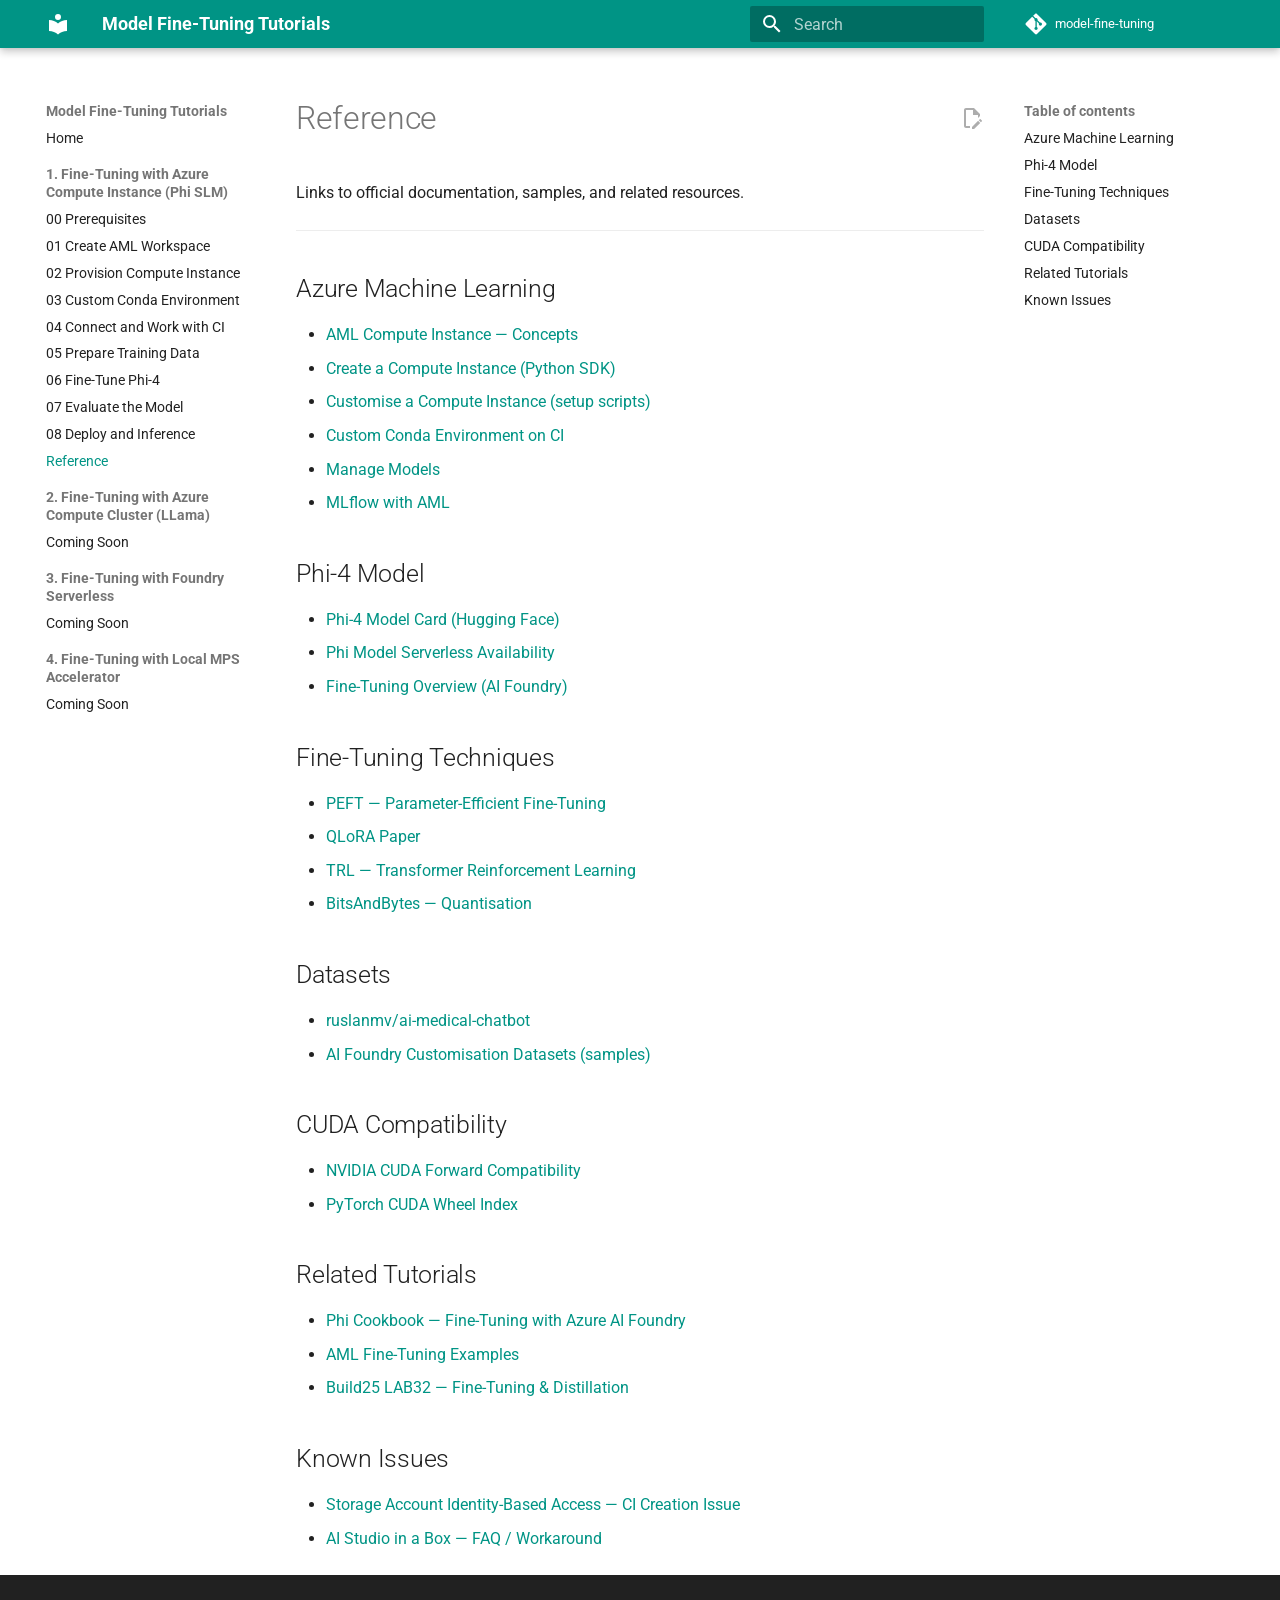
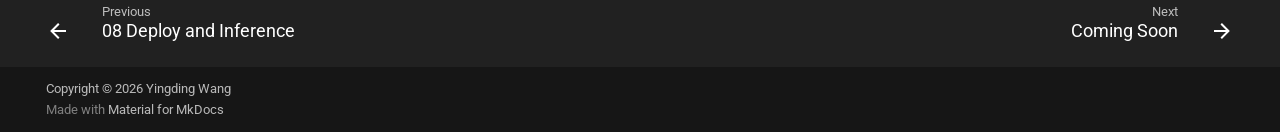
<file: 01-compute-instance/docs/reference/index.html>
<!doctype html>
<html lang="en" class="no-js">
  <head>
    
      <meta charset="utf-8">
      <meta name="viewport" content="width=device-width,initial-scale=1">
      
        <meta name="description" content="Step-by-step tutorial for fine-tuning Microsoft Phi-4 models on Azure Machine Learning GPU Compute Instances.">
      
      
        <meta name="author" content="Yingding Wang">
      
      
        <link rel="canonical" href="https://yingding.github.io/model-fine-tuning/01-compute-instance/docs/reference/">
      
      
        <link rel="prev" href="../08-deploy-and-inference/">
      
      
        <link rel="next" href="../../../02-compute-cluster/">
      
      
        
      
      
      <link rel="icon" href="../../../assets/images/favicon.png">
      <meta name="generator" content="mkdocs-1.6.1, mkdocs-material-9.7.6">
    
    
      
        <title>Reference - Model Fine-Tuning Tutorials</title>
      
    
    
      <link rel="stylesheet" href="../../../assets/stylesheets/main.484c7ddc.min.css">
      
        
        <link rel="stylesheet" href="../../../assets/stylesheets/palette.ab4e12ef.min.css">
      
      


    
    
      
    
    
      
        
        
        <link rel="preconnect" href="https://fonts.gstatic.com" crossorigin>
        <link rel="stylesheet" href="https://fonts.googleapis.com/css?family=Roboto:300,300i,400,400i,700,700i%7CRoboto+Mono:400,400i,700,700i&display=fallback">
        <style>:root{--md-text-font:"Roboto";--md-code-font:"Roboto Mono"}</style>
      
    
    
      <link rel="stylesheet" href="../../../assets/stylesheets/extra.css">
    
    <script>__md_scope=new URL("../../..",location),__md_hash=e=>[...e].reduce(((e,_)=>(e<<5)-e+_.charCodeAt(0)),0),__md_get=(e,_=localStorage,t=__md_scope)=>JSON.parse(_.getItem(t.pathname+"."+e)),__md_set=(e,_,t=localStorage,a=__md_scope)=>{try{t.setItem(a.pathname+"."+e,JSON.stringify(_))}catch(e){}}</script>
    
      

    
    
  </head>
  
  
    
    
      
    
    
    
    
    <body dir="ltr" data-md-color-scheme="default" data-md-color-primary="teal" data-md-color-accent="amber">
  
    
    <input class="md-toggle" data-md-toggle="drawer" type="checkbox" id="__drawer" autocomplete="off">
    <input class="md-toggle" data-md-toggle="search" type="checkbox" id="__search" autocomplete="off">
    <label class="md-overlay" for="__drawer"></label>
    <div data-md-component="skip">
      
        
        <a href="#reference" class="md-skip">
          Skip to content
        </a>
      
    </div>
    <div data-md-component="announce">
      
    </div>
    
    
      

  

<header class="md-header md-header--shadow" data-md-component="header">
  <nav class="md-header__inner md-grid" aria-label="Header">
    <a href="../../.." title="Model Fine-Tuning Tutorials" class="md-header__button md-logo" aria-label="Model Fine-Tuning Tutorials" data-md-component="logo">
      
  
  <svg xmlns="http://www.w3.org/2000/svg" viewBox="0 0 24 24"><path d="M12 8a3 3 0 0 0 3-3 3 3 0 0 0-3-3 3 3 0 0 0-3 3 3 3 0 0 0 3 3m0 3.54C9.64 9.35 6.5 8 3 8v11c3.5 0 6.64 1.35 9 3.54 2.36-2.19 5.5-3.54 9-3.54V8c-3.5 0-6.64 1.35-9 3.54"/></svg>

    </a>
    <label class="md-header__button md-icon" for="__drawer">
      
      <svg xmlns="http://www.w3.org/2000/svg" viewBox="0 0 24 24"><path d="M3 6h18v2H3zm0 5h18v2H3zm0 5h18v2H3z"/></svg>
    </label>
    <div class="md-header__title" data-md-component="header-title">
      <div class="md-header__ellipsis">
        <div class="md-header__topic">
          <span class="md-ellipsis">
            Model Fine-Tuning Tutorials
          </span>
        </div>
        <div class="md-header__topic" data-md-component="header-topic">
          <span class="md-ellipsis">
            
              Reference
            
          </span>
        </div>
      </div>
    </div>
    
      
        <form class="md-header__option" data-md-component="palette">
  
    
    
    
    <input class="md-option" data-md-color-media="" data-md-color-scheme="default" data-md-color-primary="teal" data-md-color-accent="amber"  aria-hidden="true"  type="radio" name="__palette" id="__palette_0">
    
  
</form>
      
    
    
      <script>var palette=__md_get("__palette");if(palette&&palette.color){if("(prefers-color-scheme)"===palette.color.media){var media=matchMedia("(prefers-color-scheme: light)"),input=document.querySelector(media.matches?"[data-md-color-media='(prefers-color-scheme: light)']":"[data-md-color-media='(prefers-color-scheme: dark)']");palette.color.media=input.getAttribute("data-md-color-media"),palette.color.scheme=input.getAttribute("data-md-color-scheme"),palette.color.primary=input.getAttribute("data-md-color-primary"),palette.color.accent=input.getAttribute("data-md-color-accent")}for(var[key,value]of Object.entries(palette.color))document.body.setAttribute("data-md-color-"+key,value)}</script>
    
    
    
      
      
        <label class="md-header__button md-icon" for="__search">
          
          <svg xmlns="http://www.w3.org/2000/svg" viewBox="0 0 24 24"><path d="M9.5 3A6.5 6.5 0 0 1 16 9.5c0 1.61-.59 3.09-1.56 4.23l.27.27h.79l5 5-1.5 1.5-5-5v-.79l-.27-.27A6.52 6.52 0 0 1 9.5 16 6.5 6.5 0 0 1 3 9.5 6.5 6.5 0 0 1 9.5 3m0 2C7 5 5 7 5 9.5S7 14 9.5 14 14 12 14 9.5 12 5 9.5 5"/></svg>
        </label>
        <div class="md-search" data-md-component="search" role="dialog">
  <label class="md-search__overlay" for="__search"></label>
  <div class="md-search__inner" role="search">
    <form class="md-search__form" name="search">
      <input type="text" class="md-search__input" name="query" aria-label="Search" placeholder="Search" autocapitalize="off" autocorrect="off" autocomplete="off" spellcheck="false" data-md-component="search-query" required>
      <label class="md-search__icon md-icon" for="__search">
        
        <svg xmlns="http://www.w3.org/2000/svg" viewBox="0 0 24 24"><path d="M9.5 3A6.5 6.5 0 0 1 16 9.5c0 1.61-.59 3.09-1.56 4.23l.27.27h.79l5 5-1.5 1.5-5-5v-.79l-.27-.27A6.52 6.52 0 0 1 9.5 16 6.5 6.5 0 0 1 3 9.5 6.5 6.5 0 0 1 9.5 3m0 2C7 5 5 7 5 9.5S7 14 9.5 14 14 12 14 9.5 12 5 9.5 5"/></svg>
        
        <svg xmlns="http://www.w3.org/2000/svg" viewBox="0 0 24 24"><path d="M20 11v2H8l5.5 5.5-1.42 1.42L4.16 12l7.92-7.92L13.5 5.5 8 11z"/></svg>
      </label>
      <nav class="md-search__options" aria-label="Search">
        
        <button type="reset" class="md-search__icon md-icon" title="Clear" aria-label="Clear" tabindex="-1">
          
          <svg xmlns="http://www.w3.org/2000/svg" viewBox="0 0 24 24"><path d="M19 6.41 17.59 5 12 10.59 6.41 5 5 6.41 10.59 12 5 17.59 6.41 19 12 13.41 17.59 19 19 17.59 13.41 12z"/></svg>
        </button>
      </nav>
      
    </form>
    <div class="md-search__output">
      <div class="md-search__scrollwrap" tabindex="0" data-md-scrollfix>
        <div class="md-search-result" data-md-component="search-result">
          <div class="md-search-result__meta">
            Initializing search
          </div>
          <ol class="md-search-result__list" role="presentation"></ol>
        </div>
      </div>
    </div>
  </div>
</div>
      
    
    
      <div class="md-header__source">
        <a href="https://github.com/yingding/model-fine-tuning" title="Go to repository" class="md-source" data-md-component="source">
  <div class="md-source__icon md-icon">
    
    <svg xmlns="http://www.w3.org/2000/svg" viewBox="0 0 448 512"><!--! Font Awesome Free 7.1.0 by @fontawesome - https://fontawesome.com License - https://fontawesome.com/license/free (Icons: CC BY 4.0, Fonts: SIL OFL 1.1, Code: MIT License) Copyright 2025 Fonticons, Inc.--><path d="M439.6 236.1 244 40.5c-5.4-5.5-12.8-8.5-20.4-8.5s-15 3-20.4 8.4L162.5 81l51.5 51.5c27.1-9.1 52.7 16.8 43.4 43.7l49.7 49.7c34.2-11.8 61.2 31 35.5 56.7-26.5 26.5-70.2-2.9-56-37.3L240.3 199v121.9c25.3 12.5 22.3 41.8 9.1 55-6.4 6.4-15.2 10.1-24.3 10.1s-17.8-3.6-24.3-10.1c-17.6-17.6-11.1-46.9 11.2-56v-123c-20.8-8.5-24.6-30.7-18.6-45L142.6 101 8.5 235.1C3 240.6 0 247.9 0 255.5s3 15 8.5 20.4l195.6 195.7c5.4 5.4 12.7 8.4 20.4 8.4s15-3 20.4-8.4l194.7-194.7c5.4-5.4 8.4-12.8 8.4-20.4s-3-15-8.4-20.4"/></svg>
  </div>
  <div class="md-source__repository">
    model-fine-tuning
  </div>
</a>
      </div>
    
  </nav>
  
</header>
    
    <div class="md-container" data-md-component="container">
      
      
        
          
        
      
      <main class="md-main" data-md-component="main">
        <div class="md-main__inner md-grid">
          
            
              
              <div class="md-sidebar md-sidebar--primary" data-md-component="sidebar" data-md-type="navigation" >
                <div class="md-sidebar__scrollwrap">
                  <div class="md-sidebar__inner">
                    



<nav class="md-nav md-nav--primary" aria-label="Navigation" data-md-level="0">
  <label class="md-nav__title" for="__drawer">
    <a href="../../.." title="Model Fine-Tuning Tutorials" class="md-nav__button md-logo" aria-label="Model Fine-Tuning Tutorials" data-md-component="logo">
      
  
  <svg xmlns="http://www.w3.org/2000/svg" viewBox="0 0 24 24"><path d="M12 8a3 3 0 0 0 3-3 3 3 0 0 0-3-3 3 3 0 0 0-3 3 3 3 0 0 0 3 3m0 3.54C9.64 9.35 6.5 8 3 8v11c3.5 0 6.64 1.35 9 3.54 2.36-2.19 5.5-3.54 9-3.54V8c-3.5 0-6.64 1.35-9 3.54"/></svg>

    </a>
    Model Fine-Tuning Tutorials
  </label>
  
    <div class="md-nav__source">
      <a href="https://github.com/yingding/model-fine-tuning" title="Go to repository" class="md-source" data-md-component="source">
  <div class="md-source__icon md-icon">
    
    <svg xmlns="http://www.w3.org/2000/svg" viewBox="0 0 448 512"><!--! Font Awesome Free 7.1.0 by @fontawesome - https://fontawesome.com License - https://fontawesome.com/license/free (Icons: CC BY 4.0, Fonts: SIL OFL 1.1, Code: MIT License) Copyright 2025 Fonticons, Inc.--><path d="M439.6 236.1 244 40.5c-5.4-5.5-12.8-8.5-20.4-8.5s-15 3-20.4 8.4L162.5 81l51.5 51.5c27.1-9.1 52.7 16.8 43.4 43.7l49.7 49.7c34.2-11.8 61.2 31 35.5 56.7-26.5 26.5-70.2-2.9-56-37.3L240.3 199v121.9c25.3 12.5 22.3 41.8 9.1 55-6.4 6.4-15.2 10.1-24.3 10.1s-17.8-3.6-24.3-10.1c-17.6-17.6-11.1-46.9 11.2-56v-123c-20.8-8.5-24.6-30.7-18.6-45L142.6 101 8.5 235.1C3 240.6 0 247.9 0 255.5s3 15 8.5 20.4l195.6 195.7c5.4 5.4 12.7 8.4 20.4 8.4s15-3 20.4-8.4l194.7-194.7c5.4-5.4 8.4-12.8 8.4-20.4s-3-15-8.4-20.4"/></svg>
  </div>
  <div class="md-source__repository">
    model-fine-tuning
  </div>
</a>
    </div>
  
  <ul class="md-nav__list" data-md-scrollfix>
    
      
      
  
  
  
  
    <li class="md-nav__item">
      <a href="../../.." class="md-nav__link">
        
  
  
  <span class="md-ellipsis">
    
  
    Home
  

    
  </span>
  
  

      </a>
    </li>
  

    
      
      
  
  
    
  
  
  
    
    
    
    
      
        
        
      
    
    
    <li class="md-nav__item md-nav__item--active md-nav__item--section md-nav__item--nested">
      
        
        
        <input class="md-nav__toggle md-toggle " type="checkbox" id="__nav_2" checked>
        
          
          <label class="md-nav__link" for="__nav_2" id="__nav_2_label" tabindex="">
            
  
  
  <span class="md-ellipsis">
    
  
    1. Fine-Tuning with Azure Compute Instance (Phi SLM)
  

    
  </span>
  
  

            <span class="md-nav__icon md-icon"></span>
          </label>
        
        <nav class="md-nav" data-md-level="1" aria-labelledby="__nav_2_label" aria-expanded="true">
          <label class="md-nav__title" for="__nav_2">
            <span class="md-nav__icon md-icon"></span>
            
  
    1. Fine-Tuning with Azure Compute Instance (Phi SLM)
  

          </label>
          <ul class="md-nav__list" data-md-scrollfix>
            
              
                
  
  
  
  
    <li class="md-nav__item">
      <a href="../00-prerequisites/" class="md-nav__link">
        
  
  
  <span class="md-ellipsis">
    
  
    00 Prerequisites
  

    
  </span>
  
  

      </a>
    </li>
  

              
            
              
                
  
  
  
  
    <li class="md-nav__item">
      <a href="../01-create-aml-workspace/" class="md-nav__link">
        
  
  
  <span class="md-ellipsis">
    
  
    01 Create AML Workspace
  

    
  </span>
  
  

      </a>
    </li>
  

              
            
              
                
  
  
  
  
    <li class="md-nav__item">
      <a href="../02-provision-compute-instance/" class="md-nav__link">
        
  
  
  <span class="md-ellipsis">
    
  
    02 Provision Compute Instance
  

    
  </span>
  
  

      </a>
    </li>
  

              
            
              
                
  
  
  
  
    <li class="md-nav__item">
      <a href="../03-custom-conda-environment/" class="md-nav__link">
        
  
  
  <span class="md-ellipsis">
    
  
    03 Custom Conda Environment
  

    
  </span>
  
  

      </a>
    </li>
  

              
            
              
                
  
  
  
  
    <li class="md-nav__item">
      <a href="../04-connect-and-work-with-ci/" class="md-nav__link">
        
  
  
  <span class="md-ellipsis">
    
  
    04 Connect and Work with CI
  

    
  </span>
  
  

      </a>
    </li>
  

              
            
              
                
  
  
  
  
    <li class="md-nav__item">
      <a href="../05-prepare-training-data/" class="md-nav__link">
        
  
  
  <span class="md-ellipsis">
    
  
    05 Prepare Training Data
  

    
  </span>
  
  

      </a>
    </li>
  

              
            
              
                
  
  
  
  
    <li class="md-nav__item">
      <a href="../06-fine-tune-phi4/" class="md-nav__link">
        
  
  
  <span class="md-ellipsis">
    
  
    06 Fine-Tune Phi-4
  

    
  </span>
  
  

      </a>
    </li>
  

              
            
              
                
  
  
  
  
    <li class="md-nav__item">
      <a href="../07-evaluate-model/" class="md-nav__link">
        
  
  
  <span class="md-ellipsis">
    
  
    07 Evaluate the Model
  

    
  </span>
  
  

      </a>
    </li>
  

              
            
              
                
  
  
  
  
    <li class="md-nav__item">
      <a href="../08-deploy-and-inference/" class="md-nav__link">
        
  
  
  <span class="md-ellipsis">
    
  
    08 Deploy and Inference
  

    
  </span>
  
  

      </a>
    </li>
  

              
            
              
                
  
  
    
  
  
  
    <li class="md-nav__item md-nav__item--active">
      
      <input class="md-nav__toggle md-toggle" type="checkbox" id="__toc">
      
      
        
      
      
        <label class="md-nav__link md-nav__link--active" for="__toc">
          
  
  
  <span class="md-ellipsis">
    
  
    Reference
  

    
  </span>
  
  

          <span class="md-nav__icon md-icon"></span>
        </label>
      
      <a href="./" class="md-nav__link md-nav__link--active">
        
  
  
  <span class="md-ellipsis">
    
  
    Reference
  

    
  </span>
  
  

      </a>
      
        

<nav class="md-nav md-nav--secondary" aria-label="Table of contents">
  
  
  
    
  
  
    <label class="md-nav__title" for="__toc">
      <span class="md-nav__icon md-icon"></span>
      Table of contents
    </label>
    <ul class="md-nav__list" data-md-component="toc" data-md-scrollfix>
      
        <li class="md-nav__item">
  <a href="#azure-machine-learning" class="md-nav__link">
    <span class="md-ellipsis">
      
        Azure Machine Learning
      
    </span>
  </a>
  
</li>
      
        <li class="md-nav__item">
  <a href="#phi-4-model" class="md-nav__link">
    <span class="md-ellipsis">
      
        Phi-4 Model
      
    </span>
  </a>
  
</li>
      
        <li class="md-nav__item">
  <a href="#fine-tuning-techniques" class="md-nav__link">
    <span class="md-ellipsis">
      
        Fine-Tuning Techniques
      
    </span>
  </a>
  
</li>
      
        <li class="md-nav__item">
  <a href="#datasets" class="md-nav__link">
    <span class="md-ellipsis">
      
        Datasets
      
    </span>
  </a>
  
</li>
      
        <li class="md-nav__item">
  <a href="#cuda-compatibility" class="md-nav__link">
    <span class="md-ellipsis">
      
        CUDA Compatibility
      
    </span>
  </a>
  
</li>
      
        <li class="md-nav__item">
  <a href="#related-tutorials" class="md-nav__link">
    <span class="md-ellipsis">
      
        Related Tutorials
      
    </span>
  </a>
  
</li>
      
        <li class="md-nav__item">
  <a href="#known-issues" class="md-nav__link">
    <span class="md-ellipsis">
      
        Known Issues
      
    </span>
  </a>
  
</li>
      
    </ul>
  
</nav>
      
    </li>
  

              
            
          </ul>
        </nav>
      
    </li>
  

    
      
      
  
  
  
  
    
    
    
    
      
        
        
      
    
    
    <li class="md-nav__item md-nav__item--section md-nav__item--nested">
      
        
        
          
        
        <input class="md-nav__toggle md-toggle md-toggle--indeterminate" type="checkbox" id="__nav_3" >
        
          
          <label class="md-nav__link" for="__nav_3" id="__nav_3_label" tabindex="">
            
  
  
  <span class="md-ellipsis">
    
  
    2. Fine-Tuning with Azure Compute Cluster (LLama)
  

    
  </span>
  
  

            <span class="md-nav__icon md-icon"></span>
          </label>
        
        <nav class="md-nav" data-md-level="1" aria-labelledby="__nav_3_label" aria-expanded="false">
          <label class="md-nav__title" for="__nav_3">
            <span class="md-nav__icon md-icon"></span>
            
  
    2. Fine-Tuning with Azure Compute Cluster (LLama)
  

          </label>
          <ul class="md-nav__list" data-md-scrollfix>
            
              
                
  
  
  
  
    <li class="md-nav__item">
      <a href="../../../02-compute-cluster/" class="md-nav__link">
        
  
  
  <span class="md-ellipsis">
    
  
    Coming Soon
  

    
  </span>
  
  

      </a>
    </li>
  

              
            
          </ul>
        </nav>
      
    </li>
  

    
      
      
  
  
  
  
    
    
    
    
      
        
        
      
    
    
    <li class="md-nav__item md-nav__item--section md-nav__item--nested">
      
        
        
          
        
        <input class="md-nav__toggle md-toggle md-toggle--indeterminate" type="checkbox" id="__nav_4" >
        
          
          <label class="md-nav__link" for="__nav_4" id="__nav_4_label" tabindex="">
            
  
  
  <span class="md-ellipsis">
    
  
    3. Fine-Tuning with Foundry Serverless
  

    
  </span>
  
  

            <span class="md-nav__icon md-icon"></span>
          </label>
        
        <nav class="md-nav" data-md-level="1" aria-labelledby="__nav_4_label" aria-expanded="false">
          <label class="md-nav__title" for="__nav_4">
            <span class="md-nav__icon md-icon"></span>
            
  
    3. Fine-Tuning with Foundry Serverless
  

          </label>
          <ul class="md-nav__list" data-md-scrollfix>
            
              
                
  
  
  
  
    <li class="md-nav__item">
      <a href="../../../03-foundry-serverless/" class="md-nav__link">
        
  
  
  <span class="md-ellipsis">
    
  
    Coming Soon
  

    
  </span>
  
  

      </a>
    </li>
  

              
            
          </ul>
        </nav>
      
    </li>
  

    
      
      
  
  
  
  
    
    
    
    
      
        
        
      
    
    
    <li class="md-nav__item md-nav__item--section md-nav__item--nested">
      
        
        
          
        
        <input class="md-nav__toggle md-toggle md-toggle--indeterminate" type="checkbox" id="__nav_5" >
        
          
          <label class="md-nav__link" for="__nav_5" id="__nav_5_label" tabindex="">
            
  
  
  <span class="md-ellipsis">
    
  
    4. Fine-Tuning with Local MPS Accelerator
  

    
  </span>
  
  

            <span class="md-nav__icon md-icon"></span>
          </label>
        
        <nav class="md-nav" data-md-level="1" aria-labelledby="__nav_5_label" aria-expanded="false">
          <label class="md-nav__title" for="__nav_5">
            <span class="md-nav__icon md-icon"></span>
            
  
    4. Fine-Tuning with Local MPS Accelerator
  

          </label>
          <ul class="md-nav__list" data-md-scrollfix>
            
              
                
  
  
  
  
    <li class="md-nav__item">
      <a href="../../../04-local-mps/" class="md-nav__link">
        
  
  
  <span class="md-ellipsis">
    
  
    Coming Soon
  

    
  </span>
  
  

      </a>
    </li>
  

              
            
          </ul>
        </nav>
      
    </li>
  

    
  </ul>
</nav>
                  </div>
                </div>
              </div>
            
            
              
              <div class="md-sidebar md-sidebar--secondary" data-md-component="sidebar" data-md-type="toc" >
                <div class="md-sidebar__scrollwrap">
                  <div class="md-sidebar__inner">
                    

<nav class="md-nav md-nav--secondary" aria-label="Table of contents">
  
  
  
    
  
  
    <label class="md-nav__title" for="__toc">
      <span class="md-nav__icon md-icon"></span>
      Table of contents
    </label>
    <ul class="md-nav__list" data-md-component="toc" data-md-scrollfix>
      
        <li class="md-nav__item">
  <a href="#azure-machine-learning" class="md-nav__link">
    <span class="md-ellipsis">
      
        Azure Machine Learning
      
    </span>
  </a>
  
</li>
      
        <li class="md-nav__item">
  <a href="#phi-4-model" class="md-nav__link">
    <span class="md-ellipsis">
      
        Phi-4 Model
      
    </span>
  </a>
  
</li>
      
        <li class="md-nav__item">
  <a href="#fine-tuning-techniques" class="md-nav__link">
    <span class="md-ellipsis">
      
        Fine-Tuning Techniques
      
    </span>
  </a>
  
</li>
      
        <li class="md-nav__item">
  <a href="#datasets" class="md-nav__link">
    <span class="md-ellipsis">
      
        Datasets
      
    </span>
  </a>
  
</li>
      
        <li class="md-nav__item">
  <a href="#cuda-compatibility" class="md-nav__link">
    <span class="md-ellipsis">
      
        CUDA Compatibility
      
    </span>
  </a>
  
</li>
      
        <li class="md-nav__item">
  <a href="#related-tutorials" class="md-nav__link">
    <span class="md-ellipsis">
      
        Related Tutorials
      
    </span>
  </a>
  
</li>
      
        <li class="md-nav__item">
  <a href="#known-issues" class="md-nav__link">
    <span class="md-ellipsis">
      
        Known Issues
      
    </span>
  </a>
  
</li>
      
    </ul>
  
</nav>
                  </div>
                </div>
              </div>
            
          
          
            <div class="md-content" data-md-component="content">
              
              <article class="md-content__inner md-typeset">
                
                  


  
    <a href="https://github.com/yingding/model-fine-tuning/edit/main/01-compute-instance/docs/reference.md" title="Edit this page" class="md-content__button md-icon" rel="edit">
      
      <svg xmlns="http://www.w3.org/2000/svg" viewBox="0 0 24 24"><path d="M10 20H6V4h7v5h5v3.1l2-2V8l-6-6H6c-1.1 0-2 .9-2 2v16c0 1.1.9 2 2 2h4zm10.2-7c.1 0 .3.1.4.2l1.3 1.3c.2.2.2.6 0 .8l-1 1-2.1-2.1 1-1c.1-.1.2-.2.4-.2m0 3.9L14.1 23H12v-2.1l6.1-6.1z"/></svg>
    </a>
  
  


<h1 id="reference">Reference</h1>
<p>Links to official documentation, samples, and related resources.</p>
<hr />
<h2 id="azure-machine-learning">Azure Machine Learning</h2>
<ul>
<li><a href="https://learn.microsoft.com/en-us/azure/machine-learning/concept-compute-instance?view=azureml-api-2">AML Compute Instance — Concepts</a></li>
<li><a href="https://learn.microsoft.com/en-us/azure/machine-learning/how-to-create-compute-instance?view=azureml-api-2&amp;tabs=python">Create a Compute Instance (Python SDK)</a></li>
<li><a href="https://learn.microsoft.com/en-us/azure/machine-learning/how-to-customize-compute-instance?view=azureml-api-2#create-the-setup-script">Customise a Compute Instance (setup scripts)</a></li>
<li><a href="https://github.com/Azure/azureml-examples/blob/main/setup/setup-ci/setup-custom-conda-env.sh">Custom Conda Environment on CI</a></li>
<li><a href="https://learn.microsoft.com/en-us/azure/machine-learning/how-to-manage-models?view=azureml-api-2&amp;tabs=cli">Manage Models</a></li>
<li><a href="https://learn.microsoft.com/en-us/azure/machine-learning/concept-mlflow?view=azureml-api-2">MLflow with AML</a></li>
</ul>
<h2 id="phi-4-model">Phi-4 Model</h2>
<ul>
<li><a href="https://huggingface.co/microsoft/Phi-4-mini-instruct">Phi-4 Model Card (Hugging Face)</a></li>
<li><a href="https://learn.microsoft.com/en-us/azure/ai-foundry/how-to/deploy-models-serverless-availability#microsoft-models">Phi Model Serverless Availability</a></li>
<li><a href="https://learn.microsoft.com/en-us/azure/ai-foundry/concepts/fine-tuning-overview">Fine-Tuning Overview (AI Foundry)</a></li>
</ul>
<h2 id="fine-tuning-techniques">Fine-Tuning Techniques</h2>
<ul>
<li><a href="https://huggingface.co/docs/peft">PEFT — Parameter-Efficient Fine-Tuning</a></li>
<li><a href="https://arxiv.org/abs/2305.14314">QLoRA Paper</a></li>
<li><a href="https://huggingface.co/docs/trl">TRL — Transformer Reinforcement Learning</a></li>
<li><a href="https://github.com/bitsandbytes-foundation/bitsandbytes">BitsAndBytes — Quantisation</a></li>
</ul>
<h2 id="datasets">Datasets</h2>
<ul>
<li><a href="https://huggingface.co/datasets/ruslanmv/ai-medical-chatbot">ruslanmv/ai-medical-chatbot</a></li>
<li><a href="https://github.com/Azure-Samples/AIFoundry-Customization-Datasets">AI Foundry Customisation Datasets (samples)</a></li>
</ul>
<h2 id="cuda-compatibility">CUDA Compatibility</h2>
<ul>
<li><a href="https://docs.nvidia.com/deploy/cuda-compatibility/">NVIDIA CUDA Forward Compatibility</a></li>
<li><a href="https://download.pytorch.org/whl/cu126">PyTorch CUDA Wheel Index</a></li>
</ul>
<h2 id="related-tutorials">Related Tutorials</h2>
<ul>
<li><a href="https://deepwiki.com/microsoft/PhiCookBook/5.1-fine-tuning-with-azure-ai-foundry">Phi Cookbook — Fine-Tuning with Azure AI Foundry</a></li>
<li><a href="https://github.com/Azure/azureml-examples/blob/main/sdk/python/jobs/finetuning/standalone/model-as-a-service/chat-completion/chat_completion_with_model_as_service.ipynb">AML Fine-Tuning Examples</a></li>
<li><a href="https://github.com/microsoft/Build25-LAB32">Build25 LAB32 — Fine-Tuning &amp; Distillation</a></li>
</ul>
<h2 id="known-issues">Known Issues</h2>
<ul>
<li><a href="https://github.com/Azure-Samples/ai-studio-in-a-box/issues/7#issuecomment-2273346002">Storage Account Identity-Based Access — CI Creation Issue</a></li>
<li><a href="https://github.com/Azure-Samples/ai-studio-in-a-box?tab=readme-ov-file#faq">AI Studio in a Box — FAQ / Workaround</a></li>
</ul>












                
              </article>
            </div>
          
          
<script>var target=document.getElementById(location.hash.slice(1));target&&target.name&&(target.checked=target.name.startsWith("__tabbed_"))</script>
        </div>
        
      </main>
      
        <footer class="md-footer">
  
    
      
      <nav class="md-footer__inner md-grid" aria-label="Footer" >
        
          
          <a href="../08-deploy-and-inference/" class="md-footer__link md-footer__link--prev" aria-label="Previous: 08 Deploy and Inference">
            <div class="md-footer__button md-icon">
              
              <svg xmlns="http://www.w3.org/2000/svg" viewBox="0 0 24 24"><path d="M20 11v2H8l5.5 5.5-1.42 1.42L4.16 12l7.92-7.92L13.5 5.5 8 11z"/></svg>
            </div>
            <div class="md-footer__title">
              <span class="md-footer__direction">
                Previous
              </span>
              <div class="md-ellipsis">
                08 Deploy and Inference
              </div>
            </div>
          </a>
        
        
          
          <a href="../../../02-compute-cluster/" class="md-footer__link md-footer__link--next" aria-label="Next: Coming Soon">
            <div class="md-footer__title">
              <span class="md-footer__direction">
                Next
              </span>
              <div class="md-ellipsis">
                Coming Soon
              </div>
            </div>
            <div class="md-footer__button md-icon">
              
              <svg xmlns="http://www.w3.org/2000/svg" viewBox="0 0 24 24"><path d="M4 11v2h12l-5.5 5.5 1.42 1.42L19.84 12l-7.92-7.92L10.5 5.5 16 11z"/></svg>
            </div>
          </a>
        
      </nav>
    
  
  <div class="md-footer-meta md-typeset">
    <div class="md-footer-meta__inner md-grid">
      <div class="md-copyright">
  
    <div class="md-copyright__highlight">
      Copyright &copy; 2026 Yingding Wang
    </div>
  
  
    Made with
    <a href="https://squidfunk.github.io/mkdocs-material/" target="_blank" rel="noopener">
      Material for MkDocs
    </a>
  
</div>
      
    </div>
  </div>
</footer>
      
    </div>
    <div class="md-dialog" data-md-component="dialog">
      <div class="md-dialog__inner md-typeset"></div>
    </div>
    
    
    
      
      
      <script id="__config" type="application/json">{"annotate": null, "base": "../../..", "features": ["navigation.sections", "navigation.expand", "navigation.footer", "content.code.copy", "content.action.edit"], "search": "../../../assets/javascripts/workers/search.2c215733.min.js", "tags": null, "translations": {"clipboard.copied": "Copied to clipboard", "clipboard.copy": "Copy to clipboard", "search.result.more.one": "1 more on this page", "search.result.more.other": "# more on this page", "search.result.none": "No matching documents", "search.result.one": "1 matching document", "search.result.other": "# matching documents", "search.result.placeholder": "Type to start searching", "search.result.term.missing": "Missing", "select.version": "Select version"}, "version": null}</script>
    
    
      <script src="../../../assets/javascripts/bundle.79ae519e.min.js"></script>
      
        <script src="../../../assets/javascripts/external-links.js"></script>
      
    
  </body>
</html>
</file>
<file: assets/stylesheets/extra.css>
/* Custom styles for MkDocs Material theme */
</file>
<file: assets/stylesheets/main.484c7ddc.min.css>
@charset "UTF-8";html{-webkit-text-size-adjust:none;-moz-text-size-adjust:none;text-size-adjust:none;box-sizing:border-box}*,:after,:before{box-sizing:inherit}@media (prefers-reduced-motion){*,:after,:before{transition:none!important}}body{margin:0}a,button,input,label{-webkit-tap-highlight-color:transparent}a{color:inherit;text-decoration:none}hr{border:0;box-sizing:initial;display:block;height:.05rem;overflow:visible;padding:0}small{font-size:80%}sub,sup{line-height:1em}img{border-style:none}table{border-collapse:initial;border-spacing:0}td,th{font-weight:400;vertical-align:top}button{background:#0000;border:0;font-family:inherit;font-size:inherit;margin:0;padding:0}input{border:0;outline:none}:root{--md-primary-fg-color:#4051b5;--md-primary-fg-color--light:#5d6cc0;--md-primary-fg-color--dark:#303fa1;--md-primary-bg-color:#fff;--md-primary-bg-color--light:#ffffffb3;--md-accent-fg-color:#526cfe;--md-accent-fg-color--transparent:#526cfe1a;--md-accent-bg-color:#fff;--md-accent-bg-color--light:#ffffffb3}[data-md-color-scheme=default]{color-scheme:light}[data-md-color-scheme=default] img[src$="#gh-dark-mode-only"],[data-md-color-scheme=default] img[src$="#only-dark"]{display:none}:root,[data-md-color-scheme=default]{--md-hue:225deg;--md-default-fg-color:#000000de;--md-default-fg-color--light:#0000008a;--md-default-fg-color--lighter:#00000052;--md-default-fg-color--lightest:#00000012;--md-default-bg-color:#fff;--md-default-bg-color--light:#ffffffb3;--md-default-bg-color--lighter:#ffffff4d;--md-default-bg-color--lightest:#ffffff1f;--md-code-fg-color:#36464e;--md-code-bg-color:#f5f5f5;--md-code-bg-color--light:#f5f5f5b3;--md-code-bg-color--lighter:#f5f5f54d;--md-code-hl-color:#4287ff;--md-code-hl-color--light:#4287ff1a;--md-code-hl-number-color:#d52a2a;--md-code-hl-special-color:#db1457;--md-code-hl-function-color:#a846b9;--md-code-hl-constant-color:#6e59d9;--md-code-hl-keyword-color:#3f6ec6;--md-code-hl-string-color:#1c7d4d;--md-code-hl-name-color:var(--md-code-fg-color);--md-code-hl-operator-color:var(--md-default-fg-color--light);--md-code-hl-punctuation-color:var(--md-default-fg-color--light);--md-code-hl-comment-color:var(--md-default-fg-color--light);--md-code-hl-generic-color:var(--md-default-fg-color--light);--md-code-hl-variable-color:var(--md-default-fg-color--light);--md-typeset-color:var(--md-default-fg-color);--md-typeset-a-color:var(--md-primary-fg-color);--md-typeset-del-color:#f5503d26;--md-typeset-ins-color:#0bd57026;--md-typeset-kbd-color:#fafafa;--md-typeset-kbd-accent-color:#fff;--md-typeset-kbd-border-color:#b8b8b8;--md-typeset-mark-color:#ffff0080;--md-typeset-table-color:#0000001f;--md-typeset-table-color--light:rgba(0,0,0,.035);--md-admonition-fg-color:var(--md-default-fg-color);--md-admonition-bg-color:var(--md-default-bg-color);--md-warning-fg-color:#000000de;--md-warning-bg-color:#ff9;--md-footer-fg-color:#fff;--md-footer-fg-color--light:#ffffffb3;--md-footer-fg-color--lighter:#ffffff73;--md-footer-bg-color:#000000de;--md-footer-bg-color--dark:#00000052;--md-shadow-z1:0 0.2rem 0.5rem #0000000d,0 0 0.05rem #0000001a;--md-shadow-z2:0 0.2rem 0.5rem #0000001a,0 0 0.05rem #00000040;--md-shadow-z3:0 0.2rem 0.5rem #0003,0 0 0.05rem #00000059}.md-icon svg{fill:currentcolor;display:block;height:1.2rem;width:1.2rem}body{-webkit-font-smoothing:antialiased;-moz-osx-font-smoothing:grayscale;--md-text-font-family:var(--md-text-font,_),-apple-system,BlinkMacSystemFont,Helvetica,Arial,sans-serif;--md-code-font-family:var(--md-code-font,_),SFMono-Regular,Consolas,Menlo,monospace}aside,body,input{font-feature-settings:"kern","liga";color:var(--md-typeset-color);font-family:var(--md-text-font-family)}code,kbd,pre{font-feature-settings:"kern";font-family:var(--md-code-font-family)}:root{--md-typeset-table-sort-icon:url('data:image/svg+xml;charset=utf-8,<svg xmlns="http://www.w3.org/2000/svg" viewBox="0 0 24 24"><path d="m18 21-4-4h3V7h-3l4-4 4 4h-3v10h3M2 19v-2h10v2M2 13v-2h7v2M2 7V5h4v2z"/></svg>');--md-typeset-table-sort-icon--asc:url('data:image/svg+xml;charset=utf-8,<svg xmlns="http://www.w3.org/2000/svg" viewBox="0 0 24 24"><path d="M19 17h3l-4 4-4-4h3V3h2M2 17h10v2H2M6 5v2H2V5m0 6h7v2H2z"/></svg>');--md-typeset-table-sort-icon--desc:url('data:image/svg+xml;charset=utf-8,<svg xmlns="http://www.w3.org/2000/svg" viewBox="0 0 24 24"><path d="M19 7h3l-4-4-4 4h3v14h2M2 17h10v2H2M6 5v2H2V5m0 6h7v2H2z"/></svg>')}.md-typeset{-webkit-print-color-adjust:exact;color-adjust:exact;font-size:.8rem;line-height:1.6;overflow-wrap:break-word}@media print{.md-typeset{font-size:.68rem}}.md-typeset blockquote,.md-typeset dl,.md-typeset figure,.md-typeset ol,.md-typeset pre,.md-typeset ul{margin-bottom:1em;margin-top:1em}.md-typeset h1{color:var(--md-default-fg-color--light);font-size:2em;line-height:1.3;margin:0 0 1.25em}.md-typeset h1,.md-typeset h2{font-weight:300;letter-spacing:-.01em}.md-typeset h2{font-size:1.5625em;line-height:1.4;margin:1.6em 0 .64em}.md-typeset h3{font-size:1.25em;font-weight:400;letter-spacing:-.01em;line-height:1.5;margin:1.6em 0 .8em}.md-typeset h2+h3{margin-top:.8em}.md-typeset h4{font-weight:700;letter-spacing:-.01em;margin:1em 0}.md-typeset h5,.md-typeset h6{color:var(--md-default-fg-color--light);font-size:.8em;font-weight:700;letter-spacing:-.01em;margin:1.25em 0}.md-typeset h5{text-transform:uppercase}.md-typeset h5 code{text-transform:none}.md-typeset hr{border-bottom:.05rem solid var(--md-default-fg-color--lightest);display:flow-root;margin:1.5em 0}.md-typeset a{color:var(--md-typeset-a-color);word-break:break-word}.md-typeset a,.md-typeset a:before{transition:color 125ms}.md-typeset a:focus,.md-typeset a:hover{color:var(--md-accent-fg-color)}.md-typeset a:focus code,.md-typeset a:hover code{background-color:var(--md-accent-fg-color--transparent);color:var(--md-accent-fg-color)}.md-typeset a code{color:var(--md-typeset-a-color)}.md-typeset a.focus-visible{outline-color:var(--md-accent-fg-color);outline-offset:.2rem}.md-typeset code,.md-typeset kbd,.md-typeset pre{color:var(--md-code-fg-color);direction:ltr;font-variant-ligatures:none;transition:background-color 125ms}@media print{.md-typeset code,.md-typeset kbd,.md-typeset pre{white-space:pre-wrap}}.md-typeset code{background-color:var(--md-code-bg-color);border-radius:.1rem;-webkit-box-decoration-break:clone;box-decoration-break:clone;font-size:.85em;padding:0 .2941176471em;transition:color 125ms,background-color 125ms;word-break:break-word}.md-typeset code:not(.focus-visible){-webkit-tap-highlight-color:transparent;outline:none}.md-typeset pre{display:flow-root;line-height:1.4;position:relative}.md-typeset pre>code{-webkit-box-decoration-break:slice;box-decoration-break:slice;box-shadow:none;display:block;margin:0;outline-color:var(--md-accent-fg-color);overflow:auto;padding:.7720588235em 1.1764705882em;scrollbar-color:var(--md-default-fg-color--lighter) #0000;scrollbar-width:thin;touch-action:auto;word-break:normal}.md-typeset pre>code:hover{scrollbar-color:var(--md-accent-fg-color) #0000}.md-typeset pre>code::-webkit-scrollbar{height:.2rem;width:.2rem}.md-typeset pre>code::-webkit-scrollbar-thumb{background-color:var(--md-default-fg-color--lighter)}.md-typeset pre>code::-webkit-scrollbar-thumb:hover{background-color:var(--md-accent-fg-color)}.md-typeset kbd{background-color:var(--md-typeset-kbd-color);border-radius:.1rem;box-shadow:0 .1rem 0 .05rem var(--md-typeset-kbd-border-color),0 .1rem 0 var(--md-typeset-kbd-border-color),0 -.1rem .2rem var(--md-typeset-kbd-accent-color) inset;color:var(--md-default-fg-color);display:inline-block;font-size:.75em;padding:0 .6666666667em;vertical-align:text-top;word-break:break-word}.md-typeset mark{background-color:var(--md-typeset-mark-color);-webkit-box-decoration-break:clone;box-decoration-break:clone;color:inherit;word-break:break-word}.md-typeset abbr{cursor:help;text-decoration:none}.md-typeset [data-preview],.md-typeset abbr{border-bottom:.05rem dotted var(--md-default-fg-color--light)}.md-typeset small{opacity:.75}[dir=ltr] .md-typeset sub,[dir=ltr] .md-typeset sup{margin-left:.078125em}[dir=rtl] .md-typeset sub,[dir=rtl] .md-typeset sup{margin-right:.078125em}[dir=ltr] .md-typeset blockquote{padding-left:.6rem}[dir=rtl] .md-typeset blockquote{padding-right:.6rem}[dir=ltr] .md-typeset blockquote{border-left:.2rem solid var(--md-default-fg-color--lighter)}[dir=rtl] .md-typeset blockquote{border-right:.2rem solid var(--md-default-fg-color--lighter)}.md-typeset blockquote{color:var(--md-default-fg-color--light);margin-left:0;margin-right:0}.md-typeset ul{list-style-type:disc}.md-typeset ul[type]{list-style-type:revert-layer}[dir=ltr] .md-typeset ol,[dir=ltr] .md-typeset ul{margin-left:.625em}[dir=rtl] .md-typeset ol,[dir=rtl] .md-typeset ul{margin-right:.625em}.md-typeset ol,.md-typeset ul{padding:0}.md-typeset ol:not([hidden]),.md-typeset ul:not([hidden]){display:flow-root}.md-typeset ol ol,.md-typeset ul ol{list-style-type:lower-alpha}.md-typeset ol ol ol,.md-typeset ul ol ol{list-style-type:lower-roman}.md-typeset ol ol ol ol,.md-typeset ul ol ol ol{list-style-type:upper-alpha}.md-typeset ol ol ol ol ol,.md-typeset ul ol ol ol ol{list-style-type:upper-roman}.md-typeset ol[type],.md-typeset ul[type]{list-style-type:revert-layer}[dir=ltr] .md-typeset ol li,[dir=ltr] .md-typeset ul li{margin-left:1.25em}[dir=rtl] .md-typeset ol li,[dir=rtl] .md-typeset ul li{margin-right:1.25em}.md-typeset ol li,.md-typeset ul li{margin-bottom:.5em}.md-typeset ol li blockquote,.md-typeset ol li p,.md-typeset ul li blockquote,.md-typeset ul li p{margin:.5em 0}.md-typeset ol li:last-child,.md-typeset ul li:last-child{margin-bottom:0}[dir=ltr] .md-typeset ol li ol,[dir=ltr] .md-typeset ol li ul,[dir=ltr] .md-typeset ul li ol,[dir=ltr] .md-typeset ul li ul{margin-left:.625em}[dir=rtl] .md-typeset ol li ol,[dir=rtl] .md-typeset ol li ul,[dir=rtl] .md-typeset ul li ol,[dir=rtl] .md-typeset ul li ul{margin-right:.625em}.md-typeset ol li ol,.md-typeset ol li ul,.md-typeset ul li ol,.md-typeset ul li ul{margin-bottom:.5em;margin-top:.5em}[dir=ltr] .md-typeset dd{margin-left:1.875em}[dir=rtl] .md-typeset dd{margin-right:1.875em}.md-typeset dd{margin-bottom:1.5em;margin-top:1em}.md-typeset img,.md-typeset svg,.md-typeset video{height:auto;max-width:100%}.md-typeset img[align=left]{margin:1em 1em 1em 0}.md-typeset img[align=right]{margin:1em 0 1em 1em}.md-typeset img[align]:only-child{margin-top:0}.md-typeset figure{display:flow-root;margin:1em auto;max-width:100%;text-align:center;width:fit-content}.md-typeset figure img{display:block;margin:0 auto}.md-typeset figcaption{font-style:italic;margin:1em auto;max-width:24rem}.md-typeset iframe{max-width:100%}.md-typeset table:not([class]){background-color:var(--md-default-bg-color);border:.05rem solid var(--md-typeset-table-color);border-radius:.1rem;display:inline-block;font-size:.64rem;max-width:100%;overflow:auto;touch-action:auto}@media print{.md-typeset table:not([class]){display:table}}.md-typeset table:not([class])+*{margin-top:1.5em}.md-typeset table:not([class]) td>:first-child,.md-typeset table:not([class]) th>:first-child{margin-top:0}.md-typeset table:not([class]) td>:last-child,.md-typeset table:not([class]) th>:last-child{margin-bottom:0}.md-typeset table:not([class]) td:not([align]),.md-typeset table:not([class]) th:not([align]){text-align:left}[dir=rtl] .md-typeset table:not([class]) td:not([align]),[dir=rtl] .md-typeset table:not([class]) th:not([align]){text-align:right}.md-typeset table:not([class]) th{font-weight:700;min-width:5rem;padding:.9375em 1.25em;vertical-align:top}.md-typeset table:not([class]) td{border-top:.05rem solid var(--md-typeset-table-color);padding:.9375em 1.25em;vertical-align:top}.md-typeset table:not([class]) tbody tr{transition:background-color 125ms}.md-typeset table:not([class]) tbody tr:hover{background-color:var(--md-typeset-table-color--light);box-shadow:0 .05rem 0 var(--md-default-bg-color) inset}.md-typeset table:not([class]) a{word-break:normal}.md-typeset table th[role=columnheader]{cursor:pointer}[dir=ltr] .md-typeset table th[role=columnheader]:after{margin-left:.5em}[dir=rtl] .md-typeset table th[role=columnheader]:after{margin-right:.5em}.md-typeset table th[role=columnheader]:after{content:"";display:inline-block;height:1.2em;-webkit-mask-image:var(--md-typeset-table-sort-icon);mask-image:var(--md-typeset-table-sort-icon);-webkit-mask-repeat:no-repeat;mask-repeat:no-repeat;-webkit-mask-size:contain;mask-size:contain;transition:background-color 125ms;vertical-align:text-bottom;width:1.2em}.md-typeset table th[role=columnheader]:hover:after{background-color:var(--md-default-fg-color--lighter)}.md-typeset table th[role=columnheader][aria-sort=ascending]:after{background-color:var(--md-default-fg-color--light);-webkit-mask-image:var(--md-typeset-table-sort-icon--asc);mask-image:var(--md-typeset-table-sort-icon--asc)}.md-typeset table th[role=columnheader][aria-sort=descending]:after{background-color:var(--md-default-fg-color--light);-webkit-mask-image:var(--md-typeset-table-sort-icon--desc);mask-image:var(--md-typeset-table-sort-icon--desc)}.md-typeset__scrollwrap{margin:1em -.8rem;overflow-x:auto;touch-action:auto}.md-typeset__table{display:inline-block;margin-bottom:.5em;padding:0 .8rem}@media print{.md-typeset__table{display:block}}html .md-typeset__table table{display:table;margin:0;overflow:hidden;width:100%}@media screen and (max-width:44.984375em){.md-content__inner>pre{margin:1em -.8rem}.md-content__inner>pre code{border-radius:0}}.md-typeset .md-author{border-radius:100%;display:block;flex-shrink:0;height:1.6rem;overflow:hidden;position:relative;transition:color 125ms,transform 125ms;width:1.6rem}.md-typeset .md-author img{display:block}.md-typeset .md-author--more{background:var(--md-default-fg-color--lightest);color:var(--md-default-fg-color--lighter);font-size:.6rem;font-weight:700;line-height:1.6rem;text-align:center}.md-typeset .md-author--long{height:2.4rem;width:2.4rem}.md-typeset a.md-author{transform:scale(1)}.md-typeset a.md-author img{border-radius:100%;filter:grayscale(100%) opacity(75%);transition:filter 125ms}.md-typeset a.md-author:focus,.md-typeset a.md-author:hover{transform:scale(1.1);z-index:1}.md-typeset a.md-author:focus img,.md-typeset a.md-author:hover img{filter:grayscale(0)}.md-banner{background-color:var(--md-footer-bg-color);color:var(--md-footer-fg-color);overflow:auto}@media print{.md-banner{display:none}}.md-banner--warning{background-color:var(--md-warning-bg-color);color:var(--md-warning-fg-color)}.md-banner__inner{font-size:.7rem;margin:.6rem auto;padding:0 .8rem}[dir=ltr] .md-banner__button{float:right}[dir=rtl] .md-banner__button{float:left}.md-banner__button{color:inherit;cursor:pointer;transition:opacity .25s}.no-js .md-banner__button{display:none}.md-banner__button:hover{opacity:.7}html{font-size:125%;height:100%;overflow-x:hidden}@media screen and (min-width:100em){html{font-size:137.5%}}@media screen and (min-width:125em){html{font-size:150%}}body{background-color:var(--md-default-bg-color);display:flex;flex-direction:column;font-size:.5rem;min-height:100%;position:relative;width:100%}@media print{body{display:block}}@media screen and (max-width:59.984375em){body[data-md-scrolllock]{position:fixed}}.md-grid{margin-left:auto;margin-right:auto;max-width:61rem}.md-container{display:flex;flex-direction:column;flex-grow:1}@media print{.md-container{display:block}}.md-main{flex-grow:1}.md-main__inner{display:flex;height:100%;margin-top:1.5rem}.md-ellipsis{overflow:hidden;text-overflow:ellipsis}.md-toggle{display:none}.md-option{height:0;opacity:0;position:absolute;width:0}.md-option:checked+label:not([hidden]){display:block}.md-option.focus-visible+label{outline-color:var(--md-accent-fg-color);outline-style:auto}.md-skip{background-color:var(--md-default-fg-color);border-radius:.1rem;color:var(--md-default-bg-color);font-size:.64rem;margin:.5rem;opacity:0;outline-color:var(--md-accent-fg-color);padding:.3rem .5rem;position:fixed;transform:translateY(.4rem);z-index:-1}.md-skip:focus{opacity:1;transform:translateY(0);transition:transform .25s cubic-bezier(.4,0,.2,1),opacity 175ms 75ms;z-index:10}@page{margin:25mm}:root{--md-clipboard-icon:url('data:image/svg+xml;charset=utf-8,<svg xmlns="http://www.w3.org/2000/svg" viewBox="0 0 24 24"><path d="M19 21H8V7h11m0-2H8a2 2 0 0 0-2 2v14a2 2 0 0 0 2 2h11a2 2 0 0 0 2-2V7a2 2 0 0 0-2-2m-3-4H4a2 2 0 0 0-2 2v14h2V3h12z"/></svg>')}.md-clipboard{border-radius:.1rem;color:var(--md-default-fg-color--lightest);cursor:pointer;height:1.5em;outline-color:var(--md-accent-fg-color);outline-offset:.1rem;transition:color .25s;width:1.5em;z-index:1}@media print{.md-clipboard{display:none}}.md-clipboard:not(.focus-visible){-webkit-tap-highlight-color:transparent;outline:none}:hover>.md-clipboard{color:var(--md-default-fg-color--light)}.md-clipboard:focus,.md-clipboard:hover{color:var(--md-accent-fg-color)}.md-clipboard:after{background-color:currentcolor;content:"";display:block;height:1.125em;margin:0 auto;-webkit-mask-image:var(--md-clipboard-icon);mask-image:var(--md-clipboard-icon);-webkit-mask-position:center;mask-position:center;-webkit-mask-repeat:no-repeat;mask-repeat:no-repeat;-webkit-mask-size:contain;mask-size:contain;width:1.125em}.md-clipboard--inline{cursor:pointer}.md-clipboard--inline code{transition:color .25s,background-color .25s}.md-clipboard--inline:focus code,.md-clipboard--inline:hover code{background-color:var(--md-accent-fg-color--transparent);color:var(--md-accent-fg-color)}:root{--md-code-select-icon:url('data:image/svg+xml;charset=utf-8,<svg xmlns="http://www.w3.org/2000/svg" viewBox="0 0 24 24"><path d="M19 19h-4v2h4c1.1 0 2-.9 2-2v-4h-2m0-12h-4v2h4v4h2V5c0-1.1-.9-2-2-2M5 5h4V3H5c-1.1 0-2 .9-2 2v4h2m0 6H3v4c0 1.1.9 2 2 2h4v-2H5zm2-4h2v2H7zm4 0h2v2h-2zm4 0h2v2h-2zM7 7h2v2H7zm4 0h2v2h-2zm4 0h2v2h-2zm-8 8h2v2H7zm4 0h2v2h-2zm4 0h2v2h-2z"/></svg>');--md-code-copy-icon:url('data:image/svg+xml;charset=utf-8,<svg xmlns="http://www.w3.org/2000/svg" viewBox="0 0 24 24"><path d="M19 21H8V7h11m0-2H8a2 2 0 0 0-2 2v14a2 2 0 0 0 2 2h11a2 2 0 0 0 2-2V7a2 2 0 0 0-2-2m-3-4H4a2 2 0 0 0-2 2v14h2V3h12z"/></svg>')}.md-typeset .md-code__content{display:grid}.md-code__nav{background-color:var(--md-code-bg-color--lighter);border-radius:.1rem;display:flex;gap:.2rem;padding:.2rem;position:absolute;right:.25em;top:.25em;transition:background-color .25s;z-index:1}:hover>.md-code__nav{background-color:var(--md-code-bg-color--light)}.md-code__button{color:var(--md-default-fg-color--lightest);cursor:pointer;display:block;height:1.5em;outline-color:var(--md-accent-fg-color);outline-offset:.1rem;transition:color .25s;width:1.5em}:hover>*>.md-code__button{color:var(--md-default-fg-color--light)}.md-code__button.focus-visible,.md-code__button:hover{color:var(--md-accent-fg-color)}.md-code__button--active{color:var(--md-default-fg-color)!important}.md-code__button:after{background-color:currentcolor;content:"";display:block;height:1.125em;margin:0 auto;-webkit-mask-position:center;mask-position:center;-webkit-mask-repeat:no-repeat;mask-repeat:no-repeat;-webkit-mask-size:contain;mask-size:contain;width:1.125em}.md-code__button[data-md-type=select]:after{-webkit-mask-image:var(--md-code-select-icon);mask-image:var(--md-code-select-icon)}.md-code__button[data-md-type=copy]:after{-webkit-mask-image:var(--md-code-copy-icon);mask-image:var(--md-code-copy-icon)}@keyframes consent{0%{opacity:0;transform:translateY(100%)}to{opacity:1;transform:translateY(0)}}@keyframes overlay{0%{opacity:0}to{opacity:1}}.md-consent__overlay{animation:overlay .25s both;-webkit-backdrop-filter:blur(.1rem);backdrop-filter:blur(.1rem);background-color:#0000008a;height:100%;opacity:1;position:fixed;top:0;width:100%;z-index:5}.md-consent__inner{animation:consent .5s cubic-bezier(.1,.7,.1,1) both;background-color:var(--md-default-bg-color);border:0;border-radius:.1rem;bottom:0;box-shadow:0 0 .2rem #0000001a,0 .2rem .4rem #0003;max-height:100%;overflow:auto;padding:0;position:fixed;width:100%;z-index:5}.md-consent__form{padding:.8rem}.md-consent__settings{display:none;margin:1em 0}input:checked+.md-consent__settings{display:block}.md-consent__controls{margin-bottom:.8rem}.md-typeset .md-consent__controls .md-button{display:inline}@media screen and (max-width:44.984375em){.md-typeset .md-consent__controls .md-button{display:block;margin-top:.4rem;text-align:center;width:100%}}.md-consent label{cursor:pointer}.md-content{flex-grow:1;min-width:0}.md-content__inner{margin:0 .8rem 1.2rem;padding-top:.6rem}@media screen and (min-width:76.25em){[dir=ltr] .md-sidebar--primary:not([hidden])~.md-content>.md-content__inner{margin-left:1.2rem}[dir=ltr] .md-sidebar--secondary:not([hidden])~.md-content>.md-content__inner,[dir=rtl] .md-sidebar--primary:not([hidden])~.md-content>.md-content__inner{margin-right:1.2rem}[dir=rtl] .md-sidebar--secondary:not([hidden])~.md-content>.md-content__inner{margin-left:1.2rem}}.md-content__inner:before{content:"";display:block;height:.4rem}.md-content__inner>:last-child{margin-bottom:0}[dir=ltr] .md-content__button{float:right}[dir=rtl] .md-content__button{float:left}[dir=ltr] .md-content__button{margin-left:.4rem}[dir=rtl] .md-content__button{margin-right:.4rem}.md-content__button{margin:.4rem 0;padding:0}@media print{.md-content__button{display:none}}.md-typeset .md-content__button{color:var(--md-default-fg-color--lighter)}.md-content__button svg{display:inline;vertical-align:top}[dir=rtl] .md-content__button svg{transform:scaleX(-1)}[dir=ltr] .md-dialog{right:.8rem}[dir=rtl] .md-dialog{left:.8rem}.md-dialog{background-color:var(--md-default-fg-color);border-radius:.1rem;bottom:.8rem;box-shadow:var(--md-shadow-z3);min-width:11.1rem;opacity:0;padding:.4rem .6rem;pointer-events:none;position:fixed;transform:translateY(100%);transition:transform 0ms .4s,opacity .4s;z-index:4}@media print{.md-dialog{display:none}}.md-dialog--active{opacity:1;pointer-events:auto;transform:translateY(0);transition:transform .4s cubic-bezier(.075,.85,.175,1),opacity .4s}.md-dialog__inner{color:var(--md-default-bg-color);font-size:.7rem}.md-feedback{margin:2em 0 1em;text-align:center}.md-feedback fieldset{border:none;margin:0;padding:0}.md-feedback__title{font-weight:700;margin:1em auto}.md-feedback__inner{position:relative}.md-feedback__list{display:flex;flex-wrap:wrap;place-content:baseline center;position:relative}.md-feedback__list:hover .md-icon:not(:disabled){color:var(--md-default-fg-color--lighter)}:disabled .md-feedback__list{min-height:1.8rem}.md-feedback__icon{color:var(--md-default-fg-color--light);cursor:pointer;flex-shrink:0;margin:0 .1rem;transition:color 125ms}.md-feedback__icon:not(:disabled).md-icon:hover{color:var(--md-accent-fg-color)}.md-feedback__icon:disabled{color:var(--md-default-fg-color--lightest);pointer-events:none}.md-feedback__note{opacity:0;position:relative;transform:translateY(.4rem);transition:transform .4s cubic-bezier(.1,.7,.1,1),opacity .15s}.md-feedback__note>*{margin:0 auto;max-width:16rem}:disabled .md-feedback__note{opacity:1;transform:translateY(0)}@media print{.md-feedback{display:none}}.md-footer{background-color:var(--md-footer-bg-color);color:var(--md-footer-fg-color)}@media print{.md-footer{display:none}}.md-footer__inner{justify-content:space-between;overflow:auto;padding:.2rem}.md-footer__inner:not([hidden]){display:flex}.md-footer__link{align-items:end;display:flex;flex-grow:0.01;margin-bottom:.4rem;margin-top:1rem;max-width:100%;outline-color:var(--md-accent-fg-color);overflow:hidden;transition:opacity .25s}.md-footer__link:focus,.md-footer__link:hover{opacity:.7}[dir=rtl] .md-footer__link svg{transform:scaleX(-1)}@media screen and (max-width:44.984375em){.md-footer__link--prev{flex-shrink:0}.md-footer__link--prev .md-footer__title{display:none}}[dir=ltr] .md-footer__link--next{margin-left:auto}[dir=rtl] .md-footer__link--next{margin-right:auto}.md-footer__link--next{text-align:right}[dir=rtl] .md-footer__link--next{text-align:left}.md-footer__title{flex-grow:1;font-size:.9rem;margin-bottom:.7rem;max-width:calc(100% - 2.4rem);padding:0 1rem;white-space:nowrap}.md-footer__button{margin:.2rem;padding:.4rem}.md-footer__direction{font-size:.64rem;opacity:.7}.md-footer-meta{background-color:var(--md-footer-bg-color--dark)}.md-footer-meta__inner{display:flex;flex-wrap:wrap;justify-content:space-between;padding:.2rem}html .md-footer-meta.md-typeset a{color:var(--md-footer-fg-color--light)}html .md-footer-meta.md-typeset a:focus,html .md-footer-meta.md-typeset a:hover{color:var(--md-footer-fg-color)}.md-copyright{color:var(--md-footer-fg-color--lighter);font-size:.64rem;margin:auto .6rem;padding:.4rem 0;width:100%}@media screen and (min-width:45em){.md-copyright{width:auto}}.md-copyright__highlight{color:var(--md-footer-fg-color--light)}.md-social{display:inline-flex;gap:.2rem;margin:0 .4rem;padding:.2rem 0 .6rem}@media screen and (min-width:45em){.md-social{padding:.6rem 0}}.md-social__link{display:inline-block;height:1.6rem;text-align:center;width:1.6rem}.md-social__link:before{line-height:1.9}.md-social__link svg{fill:currentcolor;max-height:.8rem;vertical-align:-25%}.md-typeset .md-button{border:.1rem solid;border-radius:.1rem;color:var(--md-primary-fg-color);cursor:pointer;display:inline-block;font-weight:700;padding:.625em 2em;transition:color 125ms,background-color 125ms,border-color 125ms}.md-typeset .md-button--primary{background-color:var(--md-primary-fg-color);border-color:var(--md-primary-fg-color);color:var(--md-primary-bg-color)}.md-typeset .md-button:focus,.md-typeset .md-button:hover{background-color:var(--md-accent-fg-color);border-color:var(--md-accent-fg-color);color:var(--md-accent-bg-color)}[dir=ltr] .md-typeset .md-input{border-top-left-radius:.1rem}[dir=ltr] .md-typeset .md-input,[dir=rtl] .md-typeset .md-input{border-top-right-radius:.1rem}[dir=rtl] .md-typeset .md-input{border-top-left-radius:.1rem}.md-typeset .md-input{border-bottom:.1rem solid var(--md-default-fg-color--lighter);box-shadow:var(--md-shadow-z1);font-size:.8rem;height:1.8rem;padding:0 .6rem;transition:border .25s,box-shadow .25s}.md-typeset .md-input:focus,.md-typeset .md-input:hover{border-bottom-color:var(--md-accent-fg-color);box-shadow:var(--md-shadow-z2)}.md-typeset .md-input--stretch{width:100%}.md-header{background-color:var(--md-primary-fg-color);box-shadow:0 0 .2rem #0000,0 .2rem .4rem #0000;color:var(--md-primary-bg-color);display:block;left:0;position:sticky;right:0;top:0;z-index:4}@media print{.md-header{display:none}}.md-header[hidden]{transform:translateY(-100%);transition:transform .25s cubic-bezier(.8,0,.6,1),box-shadow .25s}.md-header--shadow{box-shadow:0 0 .2rem #0000001a,0 .2rem .4rem #0003;transition:transform .25s cubic-bezier(.1,.7,.1,1),box-shadow .25s}.md-header__inner{align-items:center;display:flex;padding:0 .2rem}.md-header__button{color:currentcolor;cursor:pointer;margin:.2rem;outline-color:var(--md-accent-fg-color);padding:.4rem;position:relative;transition:opacity .25s;vertical-align:middle;z-index:1}.md-header__button:hover{opacity:.7}.md-header__button:not([hidden]){display:inline-block}.md-header__button:not(.focus-visible){-webkit-tap-highlight-color:transparent;outline:none}.md-header__button.md-logo{margin:.2rem;padding:.4rem}@media screen and (max-width:76.234375em){.md-header__button.md-logo{display:none}}.md-header__button.md-logo img,.md-header__button.md-logo svg{fill:currentcolor;display:block;height:1.2rem;width:auto}@media screen and (min-width:60em){.md-header__button[for=__search]{display:none}}.no-js .md-header__button[for=__search]{display:none}[dir=rtl] .md-header__button[for=__search] svg{transform:scaleX(-1)}@media screen and (min-width:76.25em){.md-header__button[for=__drawer]{display:none}}.md-header__topic{display:flex;max-width:100%;position:absolute;transition:transform .4s cubic-bezier(.1,.7,.1,1),opacity .15s;white-space:nowrap}.md-header__topic+.md-header__topic{opacity:0;pointer-events:none;transform:translateX(1.25rem);transition:transform .4s cubic-bezier(1,.7,.1,.1),opacity .15s;z-index:-1}[dir=rtl] .md-header__topic+.md-header__topic{transform:translateX(-1.25rem)}.md-header__topic:first-child{font-weight:700}[dir=ltr] .md-header__title{margin-left:1rem;margin-right:.4rem}[dir=rtl] .md-header__title{margin-left:.4rem;margin-right:1rem}.md-header__title{flex-grow:1;font-size:.9rem;height:2.4rem;line-height:2.4rem}.md-header__title--active .md-header__topic{opacity:0;pointer-events:none;transform:translateX(-1.25rem);transition:transform .4s cubic-bezier(1,.7,.1,.1),opacity .15s;z-index:-1}[dir=rtl] .md-header__title--active .md-header__topic{transform:translateX(1.25rem)}.md-header__title--active .md-header__topic+.md-header__topic{opacity:1;pointer-events:auto;transform:translateX(0);transition:transform .4s cubic-bezier(.1,.7,.1,1),opacity .15s;z-index:0}.md-header__title>.md-header__ellipsis{height:100%;position:relative;width:100%}.md-header__option{display:flex;flex-shrink:0;max-width:100%;transition:max-width 0ms .25s,opacity .25s .25s;white-space:nowrap}[data-md-toggle=search]:checked~.md-header .md-header__option{max-width:0;opacity:0;transition:max-width 0ms,opacity 0ms}.md-header__option>input{bottom:0}.md-header__source{display:none}@media screen and (min-width:60em){[dir=ltr] .md-header__source{margin-left:1rem}[dir=rtl] .md-header__source{margin-right:1rem}.md-header__source{display:block;max-width:11.7rem;width:11.7rem}}@media screen and (min-width:76.25em){[dir=ltr] .md-header__source{margin-left:1.4rem}[dir=rtl] .md-header__source{margin-right:1.4rem}}.md-meta{color:var(--md-default-fg-color--light);font-size:.7rem;line-height:1.3}.md-meta__list{display:inline-flex;flex-wrap:wrap;list-style:none;margin:0;padding:0}.md-meta__item:not(:last-child):after{content:"·";margin-left:.2rem;margin-right:.2rem}.md-meta__link{color:var(--md-typeset-a-color)}.md-meta__link:focus,.md-meta__link:hover{color:var(--md-accent-fg-color)}.md-draft{background-color:#ff1744;border-radius:.125em;color:#fff;display:inline-block;font-weight:700;padding-left:.5714285714em;padding-right:.5714285714em}:root{--md-nav-icon--prev:url('data:image/svg+xml;charset=utf-8,<svg xmlns="http://www.w3.org/2000/svg" viewBox="0 0 24 24"><path d="M20 11v2H8l5.5 5.5-1.42 1.42L4.16 12l7.92-7.92L13.5 5.5 8 11z"/></svg>');--md-nav-icon--next:url('data:image/svg+xml;charset=utf-8,<svg xmlns="http://www.w3.org/2000/svg" viewBox="0 0 24 24"><path d="M8.59 16.58 13.17 12 8.59 7.41 10 6l6 6-6 6z"/></svg>');--md-toc-icon:url('data:image/svg+xml;charset=utf-8,<svg xmlns="http://www.w3.org/2000/svg" viewBox="0 0 24 24"><path d="M3 9h14V7H3zm0 4h14v-2H3zm0 4h14v-2H3zm16 0h2v-2h-2zm0-10v2h2V7zm0 6h2v-2h-2z"/></svg>')}.md-nav{font-size:.7rem;line-height:1.3}.md-nav__title{color:var(--md-default-fg-color--light);display:block;font-weight:700;overflow:hidden;padding:0 .6rem;text-overflow:ellipsis}.md-nav__title .md-nav__button{display:none}.md-nav__title .md-nav__button img{height:100%;width:auto}.md-nav__title .md-nav__button.md-logo img,.md-nav__title .md-nav__button.md-logo svg{fill:currentcolor;display:block;height:2.4rem;max-width:100%;object-fit:contain;width:auto}.md-nav__list{list-style:none;margin:0;padding:0}.md-nav__link{align-items:flex-start;display:flex;gap:.4rem;margin-top:.625em;scroll-snap-align:start;transition:color 125ms}.md-nav__link--passed,.md-nav__link--passed code{color:var(--md-default-fg-color--light)}.md-nav__item .md-nav__link--active,.md-nav__item .md-nav__link--active code{color:var(--md-typeset-a-color)}.md-nav__link .md-ellipsis{position:relative}.md-nav__link .md-ellipsis code{word-break:normal}[dir=ltr] .md-nav__link .md-icon:last-child{margin-left:auto}[dir=rtl] .md-nav__link .md-icon:last-child{margin-right:auto}.md-nav__link .md-typeset{font-size:.7rem;line-height:1.3}.md-nav__link svg{fill:currentcolor;flex-shrink:0;height:1.3em;position:relative}.md-nav__link[for]:focus,.md-nav__link[for]:hover,.md-nav__link[href]:focus,.md-nav__link[href]:hover{color:var(--md-accent-fg-color);cursor:pointer}.md-nav__link[for]:focus code,.md-nav__link[for]:hover code,.md-nav__link[href]:focus code,.md-nav__link[href]:hover code{background-color:var(--md-accent-fg-color--transparent);color:var(--md-accent-fg-color)}.md-nav__link.focus-visible{outline-color:var(--md-accent-fg-color);outline-offset:.2rem}.md-nav--primary .md-nav__link[for=__toc]{display:none}.md-nav--primary .md-nav__link[for=__toc] .md-icon:after{background-color:currentcolor;display:block;height:100%;-webkit-mask-image:var(--md-toc-icon);mask-image:var(--md-toc-icon);width:100%}.md-nav--primary .md-nav__link[for=__toc]~.md-nav{display:none}.md-nav__container>.md-nav__link{margin-top:0}.md-nav__container>.md-nav__link:first-child{flex-grow:1;min-width:0}.md-nav__icon{flex-shrink:0}.md-nav__source{display:none}@media screen and (max-width:76.234375em){.md-nav--primary,.md-nav--primary .md-nav{background-color:var(--md-default-bg-color);display:flex;flex-direction:column;height:100%;left:0;position:absolute;right:0;top:0;z-index:1}.md-nav--primary .md-nav__item,.md-nav--primary .md-nav__title{font-size:.8rem;line-height:1.5}.md-nav--primary .md-nav__title{background-color:var(--md-default-fg-color--lightest);color:var(--md-default-fg-color--light);cursor:pointer;height:5.6rem;line-height:2.4rem;padding:3rem .8rem .2rem;position:relative;white-space:nowrap}[dir=ltr] .md-nav--primary .md-nav__title .md-nav__icon{left:.4rem}[dir=rtl] .md-nav--primary .md-nav__title .md-nav__icon{right:.4rem}.md-nav--primary .md-nav__title .md-nav__icon{display:block;height:1.2rem;margin:.2rem;position:absolute;top:.4rem;width:1.2rem}.md-nav--primary .md-nav__title .md-nav__icon:after{background-color:currentcolor;content:"";display:block;height:100%;-webkit-mask-image:var(--md-nav-icon--prev);mask-image:var(--md-nav-icon--prev);-webkit-mask-position:center;mask-position:center;-webkit-mask-repeat:no-repeat;mask-repeat:no-repeat;-webkit-mask-size:contain;mask-size:contain;width:100%}.md-nav--primary .md-nav__title~.md-nav__list{background-color:var(--md-default-bg-color);box-shadow:0 .05rem 0 var(--md-default-fg-color--lightest) inset;overflow-y:auto;scroll-snap-type:y mandatory;touch-action:pan-y}.md-nav--primary .md-nav__title~.md-nav__list>:first-child{border-top:0}.md-nav--primary .md-nav__title[for=__drawer]{background-color:var(--md-primary-fg-color);color:var(--md-primary-bg-color);font-weight:700}.md-nav--primary .md-nav__title .md-logo{display:block;left:.2rem;margin:.2rem;padding:.4rem;position:absolute;right:.2rem;top:.2rem}.md-nav--primary .md-nav__list{flex:1}.md-nav--primary .md-nav__item{border-top:.05rem solid var(--md-default-fg-color--lightest)}.md-nav--primary .md-nav__item--active>.md-nav__link{color:var(--md-typeset-a-color)}.md-nav--primary .md-nav__item--active>.md-nav__link:focus,.md-nav--primary .md-nav__item--active>.md-nav__link:hover{color:var(--md-accent-fg-color)}.md-nav--primary .md-nav__link{margin-top:0;padding:.6rem .8rem}.md-nav--primary .md-nav__link svg{margin-top:.1em}.md-nav--primary .md-nav__link>.md-nav__link{padding:0}[dir=ltr] .md-nav--primary .md-nav__link .md-nav__icon{margin-right:-.2rem}[dir=rtl] .md-nav--primary .md-nav__link .md-nav__icon{margin-left:-.2rem}.md-nav--primary .md-nav__link .md-nav__icon{font-size:1.2rem;height:1.2rem;width:1.2rem}.md-nav--primary .md-nav__link .md-nav__icon:after{background-color:currentcolor;content:"";display:block;height:100%;-webkit-mask-image:var(--md-nav-icon--next);mask-image:var(--md-nav-icon--next);-webkit-mask-position:center;mask-position:center;-webkit-mask-repeat:no-repeat;mask-repeat:no-repeat;-webkit-mask-size:contain;mask-size:contain;width:100%}[dir=rtl] .md-nav--primary .md-nav__icon:after{transform:scale(-1)}.md-nav--primary .md-nav--secondary .md-nav{background-color:initial;position:static}[dir=ltr] .md-nav--primary .md-nav--secondary .md-nav .md-nav__link{padding-left:1.4rem}[dir=rtl] .md-nav--primary .md-nav--secondary .md-nav .md-nav__link{padding-right:1.4rem}[dir=ltr] .md-nav--primary .md-nav--secondary .md-nav .md-nav .md-nav__link{padding-left:2rem}[dir=rtl] .md-nav--primary .md-nav--secondary .md-nav .md-nav .md-nav__link{padding-right:2rem}[dir=ltr] .md-nav--primary .md-nav--secondary .md-nav .md-nav .md-nav .md-nav__link{padding-left:2.6rem}[dir=rtl] .md-nav--primary .md-nav--secondary .md-nav .md-nav .md-nav .md-nav__link{padding-right:2.6rem}[dir=ltr] .md-nav--primary .md-nav--secondary .md-nav .md-nav .md-nav .md-nav .md-nav__link{padding-left:3.2rem}[dir=rtl] .md-nav--primary .md-nav--secondary .md-nav .md-nav .md-nav .md-nav .md-nav__link{padding-right:3.2rem}.md-nav--secondary{background-color:initial}.md-nav__toggle~.md-nav{display:flex;opacity:0;transform:translateX(100%);transition:transform .25s cubic-bezier(.8,0,.6,1),opacity 125ms 50ms}[dir=rtl] .md-nav__toggle~.md-nav{transform:translateX(-100%)}.md-nav__toggle:checked~.md-nav{opacity:1;transform:translateX(0);transition:transform .25s cubic-bezier(.4,0,.2,1),opacity 125ms 125ms}.md-nav__toggle:checked~.md-nav>.md-nav__list{backface-visibility:hidden}}@media screen and (max-width:59.984375em){.md-nav--primary .md-nav__link[for=__toc]{display:flex}.md-nav--primary .md-nav__link[for=__toc] .md-icon:after{content:""}.md-nav--primary .md-nav__link[for=__toc]+.md-nav__link{display:none}.md-nav--primary .md-nav__link[for=__toc]~.md-nav{display:flex}.md-nav__source{background-color:var(--md-primary-fg-color--dark);color:var(--md-primary-bg-color);display:block;padding:0 .2rem}}@media screen and (min-width:60em) and (max-width:76.234375em){.md-nav--integrated .md-nav__link[for=__toc]{display:flex}.md-nav--integrated .md-nav__link[for=__toc] .md-icon:after{content:""}.md-nav--integrated .md-nav__link[for=__toc]+.md-nav__link{display:none}.md-nav--integrated .md-nav__link[for=__toc]~.md-nav{display:flex}}@media screen and (min-width:60em){.md-nav{margin-bottom:-.4rem}.md-nav--secondary .md-nav__title{background:var(--md-default-bg-color);box-shadow:0 0 .4rem .4rem var(--md-default-bg-color);position:sticky;top:0;z-index:1}.md-nav--secondary .md-nav__title[for=__toc]{scroll-snap-align:start}.md-nav--secondary .md-nav__title .md-nav__icon{display:none}[dir=ltr] .md-nav--secondary .md-nav__list{padding-left:.6rem}[dir=rtl] .md-nav--secondary .md-nav__list{padding-right:.6rem}.md-nav--secondary .md-nav__list{padding-bottom:.4rem}[dir=ltr] .md-nav--secondary .md-nav__item>.md-nav__link{margin-right:.4rem}[dir=rtl] .md-nav--secondary .md-nav__item>.md-nav__link{margin-left:.4rem}}@media screen and (min-width:76.25em){.md-nav{margin-bottom:-.4rem;transition:max-height .25s cubic-bezier(.86,0,.07,1)}.md-nav--primary .md-nav__title{background:var(--md-default-bg-color);box-shadow:0 0 .4rem .4rem var(--md-default-bg-color);position:sticky;top:0;z-index:1}.md-nav--primary .md-nav__title[for=__drawer]{scroll-snap-align:start}.md-nav--primary .md-nav__title .md-nav__icon{display:none}[dir=ltr] .md-nav--primary .md-nav__list{padding-left:.6rem}[dir=rtl] .md-nav--primary .md-nav__list{padding-right:.6rem}.md-nav--primary .md-nav__list{padding-bottom:.4rem}[dir=ltr] .md-nav--primary .md-nav__item>.md-nav__link{margin-right:.4rem}[dir=rtl] .md-nav--primary .md-nav__item>.md-nav__link{margin-left:.4rem}.md-nav__toggle~.md-nav{display:grid;grid-template-rows:minmax(.4rem,0fr);opacity:0;transition:grid-template-rows .25s cubic-bezier(.86,0,.07,1),opacity .25s,visibility 0ms .25s;visibility:collapse}.md-nav__toggle~.md-nav>.md-nav__list{overflow:hidden}.md-nav__toggle.md-toggle--indeterminate~.md-nav,.md-nav__toggle:checked~.md-nav{grid-template-rows:minmax(.4rem,1fr);opacity:1;transition:grid-template-rows .25s cubic-bezier(.86,0,.07,1),opacity .15s .1s,visibility 0ms;visibility:visible}.md-nav__toggle.md-toggle--indeterminate~.md-nav{transition:none}.md-nav__item--nested>.md-nav>.md-nav__title{display:none}.md-nav__item--section{display:block;margin:1.25em 0}.md-nav__item--section:last-child{margin-bottom:0}.md-nav__item--section>.md-nav__link{font-weight:700}.md-nav__item--section>.md-nav__link[for]{color:var(--md-default-fg-color--light)}.md-nav__item--section>.md-nav__link:not(.md-nav__container){pointer-events:none}.md-nav__item--section>.md-nav__link .md-icon,.md-nav__item--section>.md-nav__link>[for]{display:none}[dir=ltr] .md-nav__item--section>.md-nav{margin-left:-.6rem}[dir=rtl] .md-nav__item--section>.md-nav{margin-right:-.6rem}.md-nav__item--section>.md-nav{display:block;opacity:1;visibility:visible}.md-nav__item--section>.md-nav>.md-nav__list>.md-nav__item{padding:0}.md-nav__icon{border-radius:100%;height:.9rem;transition:background-color .25s;width:.9rem}.md-nav__icon:hover{background-color:var(--md-accent-fg-color--transparent)}.md-nav__icon:after{background-color:currentcolor;border-radius:100%;content:"";display:inline-block;height:100%;-webkit-mask-image:var(--md-nav-icon--next);mask-image:var(--md-nav-icon--next);-webkit-mask-position:center;mask-position:center;-webkit-mask-repeat:no-repeat;mask-repeat:no-repeat;-webkit-mask-size:contain;mask-size:contain;transition:transform .25s;vertical-align:-.1rem;width:100%}[dir=rtl] .md-nav__icon:after{transform:rotate(180deg)}.md-nav__item--nested .md-nav__toggle:checked~.md-nav__link .md-nav__icon:after,.md-nav__item--nested .md-toggle--indeterminate~.md-nav__link .md-nav__icon:after{transform:rotate(90deg)}.md-nav--lifted>.md-nav__list>.md-nav__item,.md-nav--lifted>.md-nav__title{display:none}.md-nav--lifted>.md-nav__list>.md-nav__item--active{display:block}.md-nav--lifted>.md-nav__list>.md-nav__item--active>.md-nav__link{background:var(--md-default-bg-color);box-shadow:0 0 .4rem .4rem var(--md-default-bg-color);margin-top:0;position:sticky;top:0;z-index:1}.md-nav--lifted>.md-nav__list>.md-nav__item--active>.md-nav__link:not(.md-nav__container){pointer-events:none}.md-nav--lifted>.md-nav__list>.md-nav__item--active.md-nav__item--section{margin:0}[dir=ltr] .md-nav--lifted>.md-nav__list>.md-nav__item>.md-nav:not(.md-nav--secondary){margin-left:-.6rem}[dir=rtl] .md-nav--lifted>.md-nav__list>.md-nav__item>.md-nav:not(.md-nav--secondary){margin-right:-.6rem}.md-nav--lifted>.md-nav__list>.md-nav__item>[for]{color:var(--md-default-fg-color--light)}.md-nav--lifted .md-nav[data-md-level="1"]{grid-template-rows:minmax(.4rem,1fr);opacity:1;visibility:visible}[dir=ltr] .md-nav--integrated>.md-nav__list>.md-nav__item--active .md-nav--secondary{border-left:.05rem solid var(--md-primary-fg-color)}[dir=rtl] .md-nav--integrated>.md-nav__list>.md-nav__item--active .md-nav--secondary{border-right:.05rem solid var(--md-primary-fg-color)}.md-nav--integrated>.md-nav__list>.md-nav__item--active .md-nav--secondary{display:block;margin-bottom:1.25em;opacity:1;visibility:visible}.md-nav--integrated>.md-nav__list>.md-nav__item--active .md-nav--secondary>.md-nav__list{overflow:visible;padding-bottom:0}.md-nav--integrated>.md-nav__list>.md-nav__item--active .md-nav--secondary>.md-nav__title{display:none}}.md-pagination{font-size:.8rem;font-weight:700;gap:.4rem}.md-pagination,.md-pagination>*{align-items:center;display:flex;justify-content:center}.md-pagination>*{border-radius:.2rem;height:1.8rem;min-width:1.8rem;text-align:center}.md-pagination__current{background-color:var(--md-default-fg-color--lightest);color:var(--md-default-fg-color--light)}.md-pagination__link{transition:color 125ms,background-color 125ms}.md-pagination__link:focus,.md-pagination__link:hover{background-color:var(--md-accent-fg-color--transparent);color:var(--md-accent-fg-color)}.md-pagination__link:focus svg,.md-pagination__link:hover svg{color:var(--md-accent-fg-color)}.md-pagination__link.focus-visible{outline-color:var(--md-accent-fg-color);outline-offset:.2rem}.md-pagination__link svg{fill:currentcolor;color:var(--md-default-fg-color--lighter);display:block;max-height:100%;width:1.2rem}:root{--md-path-icon:url('data:image/svg+xml;charset=utf-8,<svg xmlns="http://www.w3.org/2000/svg" viewBox="0 0 24 24"><path d="M8.59 16.58 13.17 12 8.59 7.41 10 6l6 6-6 6z"/></svg>')}.md-path{font-size:.7rem;margin:0 .8rem;overflow:auto;padding-top:1.2rem}.md-path:not([hidden]){display:block}@media screen and (min-width:76.25em){.md-path{margin:0 1.2rem}}.md-path__list{align-items:center;display:flex;gap:.2rem;list-style:none;margin:0;padding:0}.md-path__item:not(:first-child){display:inline-flex;gap:.2rem;white-space:nowrap}.md-path__item:not(:first-child):before{background-color:var(--md-default-fg-color--lighter);content:"";display:inline;height:.8rem;-webkit-mask-image:var(--md-path-icon);mask-image:var(--md-path-icon);width:.8rem}.md-path__link{align-items:center;color:var(--md-default-fg-color--light);display:flex}.md-path__link:focus,.md-path__link:hover{color:var(--md-accent-fg-color)}:root{--md-post-pin-icon:url('data:image/svg+xml;charset=utf-8,<svg xmlns="http://www.w3.org/2000/svg" viewBox="0 0 24 24"><path d="M16 12V4h1V2H7v2h1v8l-2 2v2h5.2v6h1.6v-6H18v-2z"/></svg>')}.md-post__back{border-bottom:.05rem solid var(--md-default-fg-color--lightest);margin-bottom:1.2rem;padding-bottom:1.2rem}@media screen and (max-width:76.234375em){.md-post__back{display:none}}[dir=rtl] .md-post__back svg{transform:scaleX(-1)}.md-post__authors{display:flex;flex-direction:column;gap:.6rem;margin:0 .6rem 1.2rem}.md-post .md-post__meta a{transition:color 125ms}.md-post .md-post__meta a:focus,.md-post .md-post__meta a:hover{color:var(--md-accent-fg-color)}.md-post__title{color:var(--md-default-fg-color--light);font-weight:700}.md-post--excerpt{margin-bottom:3.2rem}.md-post--excerpt .md-post__header{align-items:center;display:flex;gap:.6rem;min-height:1.6rem}.md-post--excerpt .md-post__authors{align-items:center;display:inline-flex;flex-direction:row;gap:.2rem;margin:0;min-height:2.4rem}[dir=ltr] .md-post--excerpt .md-post__meta .md-meta__list{margin-right:.4rem}[dir=rtl] .md-post--excerpt .md-post__meta .md-meta__list{margin-left:.4rem}.md-post--excerpt .md-post__content>:first-child{--md-scroll-margin:6rem;margin-top:0}.md-post>.md-nav--secondary{margin:1em 0}.md-pin{background:var(--md-default-fg-color--lightest);border-radius:1rem;margin-top:-.05rem;padding:.2rem}.md-pin:after{background-color:currentcolor;content:"";display:block;height:.6rem;margin:0 auto;-webkit-mask-image:var(--md-post-pin-icon);mask-image:var(--md-post-pin-icon);-webkit-mask-position:center;mask-position:center;-webkit-mask-repeat:no-repeat;mask-repeat:no-repeat;-webkit-mask-size:contain;mask-size:contain;width:.6rem}.md-profile{align-items:center;display:flex;font-size:.7rem;gap:.6rem;line-height:1.4;width:100%}.md-profile__description{flex-grow:1}.md-content--post{display:flex}@media screen and (max-width:76.234375em){.md-content--post{flex-flow:column-reverse}}.md-content--post>.md-content__inner{flex-grow:1;min-width:0}@media screen and (min-width:76.25em){[dir=ltr] .md-content--post>.md-content__inner{margin-left:1.2rem}[dir=rtl] .md-content--post>.md-content__inner{margin-right:1.2rem}}@media screen and (max-width:76.234375em){.md-sidebar.md-sidebar--post{padding:0;position:static;width:100%}.md-sidebar.md-sidebar--post .md-sidebar__scrollwrap{overflow:visible}.md-sidebar.md-sidebar--post .md-sidebar__inner{padding:0}.md-sidebar.md-sidebar--post .md-post__meta{margin-left:.6rem;margin-right:.6rem}.md-sidebar.md-sidebar--post .md-nav__item{border:none;display:inline}.md-sidebar.md-sidebar--post .md-nav__list{display:inline-flex;flex-wrap:wrap;gap:.6rem;padding-bottom:.6rem;padding-top:.6rem}.md-sidebar.md-sidebar--post .md-nav__link{padding:0}.md-sidebar.md-sidebar--post .md-nav{height:auto;margin-bottom:0;position:static}}:root{--md-progress-value:0;--md-progress-delay:400ms}.md-progress{background:var(--md-primary-bg-color);height:.075rem;opacity:min(clamp(0,var(--md-progress-value),1),clamp(0,100 - var(--md-progress-value),1));position:fixed;top:0;transform:scaleX(calc(var(--md-progress-value)*1%));transform-origin:left;transition:transform .5s cubic-bezier(.19,1,.22,1),opacity .25s var(--md-progress-delay);width:100%;z-index:4}:root{--md-search-result-icon:url('data:image/svg+xml;charset=utf-8,<svg xmlns="http://www.w3.org/2000/svg" viewBox="0 0 24 24"><path d="M14 2H6a2 2 0 0 0-2 2v16a2 2 0 0 0 2 2h7c-.41-.25-.8-.56-1.14-.9-.33-.33-.61-.7-.86-1.1H6V4h7v5h5v1.18c.71.16 1.39.43 2 .82V8zm6.31 16.9c1.33-2.11.69-4.9-1.4-6.22-2.11-1.33-4.91-.68-6.22 1.4-1.34 2.11-.69 4.89 1.4 6.22 1.46.93 3.32.93 4.79.02L22 23.39 23.39 22zm-3.81.1a2.5 2.5 0 0 1-2.5-2.5 2.5 2.5 0 0 1 2.5-2.5 2.5 2.5 0 0 1 2.5 2.5 2.5 2.5 0 0 1-2.5 2.5"/></svg>')}.md-search{position:relative}@media screen and (min-width:60em){.md-search{padding:.2rem 0}}.no-js .md-search{display:none}.md-search__overlay{opacity:0;z-index:1}@media screen and (max-width:59.984375em){[dir=ltr] .md-search__overlay{left:-2.2rem}[dir=rtl] .md-search__overlay{right:-2.2rem}.md-search__overlay{background-color:var(--md-default-bg-color);border-radius:1rem;height:2rem;overflow:hidden;pointer-events:none;position:absolute;top:-1rem;transform-origin:center;transition:transform .3s .1s,opacity .2s .2s;width:2rem}[data-md-toggle=search]:checked~.md-header .md-search__overlay{opacity:1;transition:transform .4s,opacity .1s}}@media screen and (min-width:60em){[dir=ltr] .md-search__overlay{left:0}[dir=rtl] .md-search__overlay{right:0}.md-search__overlay{background-color:#0000008a;cursor:pointer;height:0;position:fixed;top:0;transition:width 0ms .25s,height 0ms .25s,opacity .25s;width:0}[data-md-toggle=search]:checked~.md-header .md-search__overlay{height:200vh;opacity:1;transition:width 0ms,height 0ms,opacity .25s;width:100%}}@media screen and (max-width:29.984375em){[data-md-toggle=search]:checked~.md-header .md-search__overlay{transform:scale(45)}}@media screen and (min-width:30em) and (max-width:44.984375em){[data-md-toggle=search]:checked~.md-header .md-search__overlay{transform:scale(60)}}@media screen and (min-width:45em) and (max-width:59.984375em){[data-md-toggle=search]:checked~.md-header .md-search__overlay{transform:scale(75)}}.md-search__inner{backface-visibility:hidden}@media screen and (max-width:59.984375em){[dir=ltr] .md-search__inner{left:0}[dir=rtl] .md-search__inner{right:0}.md-search__inner{height:0;opacity:0;overflow:hidden;position:fixed;top:0;transform:translateX(5%);transition:width 0ms .3s,height 0ms .3s,transform .15s cubic-bezier(.4,0,.2,1) .15s,opacity .15s .15s;width:0;z-index:2}[dir=rtl] .md-search__inner{transform:translateX(-5%)}[data-md-toggle=search]:checked~.md-header .md-search__inner{height:100%;opacity:1;transform:translateX(0);transition:width 0ms 0ms,height 0ms 0ms,transform .15s cubic-bezier(.1,.7,.1,1) .15s,opacity .15s .15s;width:100%}}@media screen and (min-width:60em){[dir=ltr] .md-search__inner{float:right}[dir=rtl] .md-search__inner{float:left}.md-search__inner{padding:.1rem 0;position:relative;transition:width .25s cubic-bezier(.1,.7,.1,1);width:11.7rem}}@media screen and (min-width:60em) and (max-width:76.234375em){[data-md-toggle=search]:checked~.md-header .md-search__inner{width:23.4rem}}@media screen and (min-width:76.25em){[data-md-toggle=search]:checked~.md-header .md-search__inner{width:34.4rem}}.md-search__form{background-color:var(--md-default-bg-color);box-shadow:0 0 .6rem #0000;height:2.4rem;position:relative;transition:color .25s,background-color .25s;z-index:2}@media screen and (min-width:60em){.md-search__form{background-color:#00000042;border-radius:.1rem;height:1.8rem}.md-search__form:hover{background-color:#ffffff1f}}[data-md-toggle=search]:checked~.md-header .md-search__form{background-color:var(--md-default-bg-color);border-radius:.1rem .1rem 0 0;box-shadow:0 0 .6rem #00000012;color:var(--md-default-fg-color)}[dir=ltr] .md-search__input{padding-left:3.6rem;padding-right:2.2rem}[dir=rtl] .md-search__input{padding-left:2.2rem;padding-right:3.6rem}.md-search__input{background:#0000;font-size:.9rem;height:100%;position:relative;text-overflow:ellipsis;width:100%;z-index:2}.md-search__input::placeholder{transition:color .25s}.md-search__input::placeholder,.md-search__input~.md-search__icon{color:var(--md-default-fg-color--light)}.md-search__input::-ms-clear{display:none}@media screen and (max-width:59.984375em){.md-search__input{font-size:.9rem;height:2.4rem;width:100%}}@media screen and (min-width:60em){[dir=ltr] .md-search__input{padding-left:2.2rem}[dir=rtl] .md-search__input{padding-right:2.2rem}.md-search__input{color:inherit;font-size:.8rem}.md-search__input::placeholder{color:var(--md-primary-bg-color--light)}.md-search__input+.md-search__icon{color:var(--md-primary-bg-color)}[data-md-toggle=search]:checked~.md-header .md-search__input{text-overflow:clip}[data-md-toggle=search]:checked~.md-header .md-search__input+.md-search__icon{color:var(--md-default-fg-color--light)}[data-md-toggle=search]:checked~.md-header .md-search__input::placeholder{color:#0000}}.md-search__icon{cursor:pointer;display:inline-block;height:1.2rem;transition:color .25s,opacity .25s;width:1.2rem}.md-search__icon:hover{opacity:.7}[dir=ltr] .md-search__icon[for=__search]{left:.5rem}[dir=rtl] .md-search__icon[for=__search]{right:.5rem}.md-search__icon[for=__search]{position:absolute;top:.3rem;z-index:2}[dir=rtl] .md-search__icon[for=__search] svg{transform:scaleX(-1)}@media screen and (max-width:59.984375em){[dir=ltr] .md-search__icon[for=__search]{left:.8rem}[dir=rtl] .md-search__icon[for=__search]{right:.8rem}.md-search__icon[for=__search]{top:.6rem}.md-search__icon[for=__search] svg:first-child{display:none}}@media screen and (min-width:60em){.md-search__icon[for=__search]{pointer-events:none}.md-search__icon[for=__search] svg:last-child{display:none}}[dir=ltr] .md-search__options{right:.5rem}[dir=rtl] .md-search__options{left:.5rem}.md-search__options{pointer-events:none;position:absolute;top:.3rem;z-index:2}@media screen and (max-width:59.984375em){[dir=ltr] .md-search__options{right:.8rem}[dir=rtl] .md-search__options{left:.8rem}.md-search__options{top:.6rem}}[dir=ltr] .md-search__options>.md-icon{margin-left:.2rem}[dir=rtl] .md-search__options>.md-icon{margin-right:.2rem}.md-search__options>.md-icon{color:var(--md-default-fg-color--light);opacity:0;transform:scale(.75);transition:transform .15s cubic-bezier(.1,.7,.1,1),opacity .15s}.md-search__options>.md-icon:not(.focus-visible){-webkit-tap-highlight-color:transparent;outline:none}[data-md-toggle=search]:checked~.md-header .md-search__input:valid~.md-search__options>.md-icon{opacity:1;pointer-events:auto;transform:scale(1)}[data-md-toggle=search]:checked~.md-header .md-search__input:valid~.md-search__options>.md-icon:hover{opacity:.7}[dir=ltr] .md-search__suggest{padding-left:3.6rem;padding-right:2.2rem}[dir=rtl] .md-search__suggest{padding-left:2.2rem;padding-right:3.6rem}.md-search__suggest{align-items:center;color:var(--md-default-fg-color--lighter);display:flex;font-size:.9rem;height:100%;opacity:0;position:absolute;top:0;transition:opacity 50ms;white-space:nowrap;width:100%}@media screen and (min-width:60em){[dir=ltr] .md-search__suggest{padding-left:2.2rem}[dir=rtl] .md-search__suggest{padding-right:2.2rem}.md-search__suggest{font-size:.8rem}}[data-md-toggle=search]:checked~.md-header .md-search__suggest{opacity:1;transition:opacity .3s .1s}[dir=ltr] .md-search__output{border-bottom-left-radius:.1rem}[dir=ltr] .md-search__output,[dir=rtl] .md-search__output{border-bottom-right-radius:.1rem}[dir=rtl] .md-search__output{border-bottom-left-radius:.1rem}.md-search__output{overflow:hidden;position:absolute;width:100%;z-index:1}@media screen and (max-width:59.984375em){.md-search__output{bottom:0;top:2.4rem}}@media screen and (min-width:60em){.md-search__output{opacity:0;top:1.9rem;transition:opacity .4s}[data-md-toggle=search]:checked~.md-header .md-search__output{box-shadow:var(--md-shadow-z3);opacity:1}}.md-search__scrollwrap{backface-visibility:hidden;background-color:var(--md-default-bg-color);height:100%;overflow-y:auto;touch-action:pan-y}@media (-webkit-max-device-pixel-ratio:1),(max-resolution:1dppx){.md-search__scrollwrap{transform:translateZ(0)}}@media screen and (min-width:60em) and (max-width:76.234375em){.md-search__scrollwrap{width:23.4rem}}@media screen and (min-width:76.25em){.md-search__scrollwrap{width:34.4rem}}@media screen and (min-width:60em){.md-search__scrollwrap{max-height:0;scrollbar-color:var(--md-default-fg-color--lighter) #0000;scrollbar-width:thin}[data-md-toggle=search]:checked~.md-header .md-search__scrollwrap{max-height:75vh}.md-search__scrollwrap:hover{scrollbar-color:var(--md-accent-fg-color) #0000}.md-search__scrollwrap::-webkit-scrollbar{height:.2rem;width:.2rem}.md-search__scrollwrap::-webkit-scrollbar-thumb{background-color:var(--md-default-fg-color--lighter)}.md-search__scrollwrap::-webkit-scrollbar-thumb:hover{background-color:var(--md-accent-fg-color)}}.md-search-result{color:var(--md-default-fg-color);word-break:break-word}.md-search-result__meta{background-color:var(--md-default-fg-color--lightest);color:var(--md-default-fg-color--light);font-size:.64rem;line-height:1.8rem;padding:0 .8rem;scroll-snap-align:start}@media screen and (min-width:60em){[dir=ltr] .md-search-result__meta{padding-left:2.2rem}[dir=rtl] .md-search-result__meta{padding-right:2.2rem}}.md-search-result__list{list-style:none;margin:0;padding:0;-webkit-user-select:none;user-select:none}.md-search-result__item{box-shadow:0 -.05rem var(--md-default-fg-color--lightest)}.md-search-result__item:first-child{box-shadow:none}.md-search-result__link{display:block;outline:none;scroll-snap-align:start;transition:background-color .25s}.md-search-result__link:focus,.md-search-result__link:hover{background-color:var(--md-accent-fg-color--transparent)}.md-search-result__link:last-child p:last-child{margin-bottom:.6rem}.md-search-result__more>summary{cursor:pointer;display:block;outline:none;position:sticky;scroll-snap-align:start;top:0;z-index:1}.md-search-result__more>summary::marker{display:none}.md-search-result__more>summary::-webkit-details-marker{display:none}.md-search-result__more>summary>div{color:var(--md-typeset-a-color);font-size:.64rem;padding:.75em .8rem;transition:color .25s,background-color .25s}@media screen and (min-width:60em){[dir=ltr] .md-search-result__more>summary>div{padding-left:2.2rem}[dir=rtl] .md-search-result__more>summary>div{padding-right:2.2rem}}.md-search-result__more>summary:focus>div,.md-search-result__more>summary:hover>div{background-color:var(--md-accent-fg-color--transparent);color:var(--md-accent-fg-color)}.md-search-result__more[open]>summary{background-color:var(--md-default-bg-color)}.md-search-result__article{overflow:hidden;padding:0 .8rem;position:relative}@media screen and (min-width:60em){[dir=ltr] .md-search-result__article{padding-left:2.2rem}[dir=rtl] .md-search-result__article{padding-right:2.2rem}}[dir=ltr] .md-search-result__icon{left:0}[dir=rtl] .md-search-result__icon{right:0}.md-search-result__icon{color:var(--md-default-fg-color--light);height:1.2rem;margin:.5rem;position:absolute;width:1.2rem}@media screen and (max-width:59.984375em){.md-search-result__icon{display:none}}.md-search-result__icon:after{background-color:currentcolor;content:"";display:inline-block;height:100%;-webkit-mask-image:var(--md-search-result-icon);mask-image:var(--md-search-result-icon);-webkit-mask-position:center;mask-position:center;-webkit-mask-repeat:no-repeat;mask-repeat:no-repeat;-webkit-mask-size:contain;mask-size:contain;width:100%}[dir=rtl] .md-search-result__icon:after{transform:scaleX(-1)}.md-search-result .md-typeset{color:var(--md-default-fg-color--light);font-size:.64rem;line-height:1.6}.md-search-result .md-typeset h1{color:var(--md-default-fg-color);font-size:.8rem;font-weight:400;line-height:1.4;margin:.55rem 0}.md-search-result .md-typeset h1 mark{text-decoration:none}.md-search-result .md-typeset h2{color:var(--md-default-fg-color);font-size:.64rem;font-weight:700;line-height:1.6;margin:.5em 0}.md-search-result .md-typeset h2 mark{text-decoration:none}.md-search-result__terms{color:var(--md-default-fg-color);display:block;font-size:.64rem;font-style:italic;margin:.5em 0}.md-search-result mark{background-color:initial;color:var(--md-accent-fg-color);text-decoration:underline}.md-select{position:relative;z-index:1}.md-select__inner{background-color:var(--md-default-bg-color);border-radius:.1rem;box-shadow:var(--md-shadow-z2);color:var(--md-default-fg-color);left:50%;margin-top:.2rem;max-height:0;opacity:0;position:absolute;top:calc(100% - .2rem);transform:translate3d(-50%,.3rem,0);transition:transform .25s 375ms,opacity .25s .25s,max-height 0ms .5s}.md-select:focus-within .md-select__inner,.md-select:hover .md-select__inner{max-height:10rem;opacity:1;transform:translate3d(-50%,0,0);transition:transform .25s cubic-bezier(.1,.7,.1,1),opacity .25s,max-height 0ms}.md-select__inner:after{border-bottom:.2rem solid #0000;border-bottom-color:var(--md-default-bg-color);border-left:.2rem solid #0000;border-right:.2rem solid #0000;border-top:0;content:"";height:0;left:50%;margin-left:-.2rem;margin-top:-.2rem;position:absolute;top:0;width:0}.md-select__list{border-radius:.1rem;font-size:.8rem;list-style-type:none;margin:0;max-height:inherit;overflow:auto;padding:0}.md-select__item{line-height:1.8rem}[dir=ltr] .md-select__link{padding-left:.6rem;padding-right:1.2rem}[dir=rtl] .md-select__link{padding-left:1.2rem;padding-right:.6rem}.md-select__link{cursor:pointer;display:block;outline:none;scroll-snap-align:start;transition:background-color .25s,color .25s;width:100%}.md-select__link:focus,.md-select__link:hover{color:var(--md-accent-fg-color)}.md-select__link:focus{background-color:var(--md-default-fg-color--lightest)}.md-sidebar{align-self:flex-start;flex-shrink:0;padding:1.2rem 0;position:sticky;top:2.4rem;width:12.1rem}@media print{.md-sidebar{display:none}}@media screen and (max-width:76.234375em){[dir=ltr] .md-sidebar--primary{left:-12.1rem}[dir=rtl] .md-sidebar--primary{right:-12.1rem}.md-sidebar--primary{background-color:var(--md-default-bg-color);display:block;height:100%;position:fixed;top:0;transform:translateX(0);transition:transform .25s cubic-bezier(.4,0,.2,1),box-shadow .25s;width:12.1rem;z-index:5}[data-md-toggle=drawer]:checked~.md-container .md-sidebar--primary{box-shadow:var(--md-shadow-z3);transform:translateX(12.1rem)}[dir=rtl] [data-md-toggle=drawer]:checked~.md-container .md-sidebar--primary{transform:translateX(-12.1rem)}.md-sidebar--primary .md-sidebar__scrollwrap{bottom:0;left:0;margin:0;overflow:hidden;position:absolute;right:0;scroll-snap-type:none;top:0}}@media screen and (min-width:76.25em){.md-sidebar{height:0}.no-js .md-sidebar{height:auto}.md-header--lifted~.md-container .md-sidebar{top:4.8rem}}.md-sidebar--secondary{display:none;order:2}@media screen and (min-width:60em){.md-sidebar--secondary{height:0}.no-js .md-sidebar--secondary{height:auto}.md-sidebar--secondary:not([hidden]){display:block}.md-sidebar--secondary .md-sidebar__scrollwrap{touch-action:pan-y}}.md-sidebar__scrollwrap{backface-visibility:hidden;margin:0 .2rem;overflow-y:auto;scrollbar-color:var(--md-default-fg-color--lighter) #0000}@media screen and (min-width:60em){.md-sidebar__scrollwrap{scrollbar-gutter:stable;scrollbar-width:thin}}.md-sidebar__scrollwrap::-webkit-scrollbar{height:.2rem;width:.2rem}.md-sidebar__scrollwrap:focus-within,.md-sidebar__scrollwrap:hover{scrollbar-color:var(--md-accent-fg-color) #0000}.md-sidebar__scrollwrap:focus-within::-webkit-scrollbar-thumb,.md-sidebar__scrollwrap:hover::-webkit-scrollbar-thumb{background-color:var(--md-default-fg-color--lighter)}.md-sidebar__scrollwrap:focus-within::-webkit-scrollbar-thumb:hover,.md-sidebar__scrollwrap:hover::-webkit-scrollbar-thumb:hover{background-color:var(--md-accent-fg-color)}@supports selector(::-webkit-scrollbar){.md-sidebar__scrollwrap{scrollbar-gutter:auto}[dir=ltr] .md-sidebar__inner{padding-right:calc(100% - 11.5rem)}[dir=rtl] .md-sidebar__inner{padding-left:calc(100% - 11.5rem)}}@media screen and (max-width:76.234375em){.md-overlay{background-color:#0000008a;height:0;opacity:0;position:fixed;top:0;transition:width 0ms .25s,height 0ms .25s,opacity .25s;width:0;z-index:5}[data-md-toggle=drawer]:checked~.md-overlay{height:100%;opacity:1;transition:width 0ms,height 0ms,opacity .25s;width:100%}}@keyframes facts{0%{height:0}to{height:.65rem}}@keyframes fact{0%{opacity:0;transform:translateY(100%)}50%{opacity:0}to{opacity:1;transform:translateY(0)}}:root{--md-source-forks-icon:url('data:image/svg+xml;charset=utf-8,<svg xmlns="http://www.w3.org/2000/svg" viewBox="0 0 16 16"><path d="M5 5.372v.878c0 .414.336.75.75.75h4.5a.75.75 0 0 0 .75-.75v-.878a2.25 2.25 0 1 1 1.5 0v.878a2.25 2.25 0 0 1-2.25 2.25h-1.5v2.128a2.251 2.251 0 1 1-1.5 0V8.5h-1.5A2.25 2.25 0 0 1 3.5 6.25v-.878a2.25 2.25 0 1 1 1.5 0M5 3.25a.75.75 0 1 0-1.5 0 .75.75 0 0 0 1.5 0m6.75.75a.75.75 0 1 0 0-1.5.75.75 0 0 0 0 1.5m-3 8.75a.75.75 0 1 0-1.5 0 .75.75 0 0 0 1.5 0"/></svg>');--md-source-repositories-icon:url('data:image/svg+xml;charset=utf-8,<svg xmlns="http://www.w3.org/2000/svg" viewBox="0 0 16 16"><path d="M2 2.5A2.5 2.5 0 0 1 4.5 0h8.75a.75.75 0 0 1 .75.75v12.5a.75.75 0 0 1-.75.75h-2.5a.75.75 0 0 1 0-1.5h1.75v-2h-8a1 1 0 0 0-.714 1.7.75.75 0 1 1-1.072 1.05A2.5 2.5 0 0 1 2 11.5Zm10.5-1h-8a1 1 0 0 0-1 1v6.708A2.5 2.5 0 0 1 4.5 9h8ZM5 12.25a.25.25 0 0 1 .25-.25h3.5a.25.25 0 0 1 .25.25v3.25a.25.25 0 0 1-.4.2l-1.45-1.087a.25.25 0 0 0-.3 0L5.4 15.7a.25.25 0 0 1-.4-.2Z"/></svg>');--md-source-stars-icon:url('data:image/svg+xml;charset=utf-8,<svg xmlns="http://www.w3.org/2000/svg" viewBox="0 0 16 16"><path d="M8 .25a.75.75 0 0 1 .673.418l1.882 3.815 4.21.612a.75.75 0 0 1 .416 1.279l-3.046 2.97.719 4.192a.751.751 0 0 1-1.088.791L8 12.347l-3.766 1.98a.75.75 0 0 1-1.088-.79l.72-4.194L.818 6.374a.75.75 0 0 1 .416-1.28l4.21-.611L7.327.668A.75.75 0 0 1 8 .25m0 2.445L6.615 5.5a.75.75 0 0 1-.564.41l-3.097.45 2.24 2.184a.75.75 0 0 1 .216.664l-.528 3.084 2.769-1.456a.75.75 0 0 1 .698 0l2.77 1.456-.53-3.084a.75.75 0 0 1 .216-.664l2.24-2.183-3.096-.45a.75.75 0 0 1-.564-.41z"/></svg>');--md-source-version-icon:url('data:image/svg+xml;charset=utf-8,<svg xmlns="http://www.w3.org/2000/svg" viewBox="0 0 16 16"><path d="M1 7.775V2.75C1 1.784 1.784 1 2.75 1h5.025c.464 0 .91.184 1.238.513l6.25 6.25a1.75 1.75 0 0 1 0 2.474l-5.026 5.026a1.75 1.75 0 0 1-2.474 0l-6.25-6.25A1.75 1.75 0 0 1 1 7.775m1.5 0c0 .066.026.13.073.177l6.25 6.25a.25.25 0 0 0 .354 0l5.025-5.025a.25.25 0 0 0 0-.354l-6.25-6.25a.25.25 0 0 0-.177-.073H2.75a.25.25 0 0 0-.25.25ZM6 5a1 1 0 1 1 0 2 1 1 0 0 1 0-2"/></svg>')}.md-source{backface-visibility:hidden;display:block;font-size:.65rem;line-height:1.2;outline-color:var(--md-accent-fg-color);transition:opacity .25s;white-space:nowrap}.md-source:hover{opacity:.7}.md-source__icon{display:inline-block;height:2.4rem;vertical-align:middle;width:2rem}[dir=ltr] .md-source__icon svg{margin-left:.6rem}[dir=rtl] .md-source__icon svg{margin-right:.6rem}.md-source__icon svg{margin-top:.6rem}[dir=ltr] .md-source__icon+.md-source__repository{padding-left:2rem}[dir=rtl] .md-source__icon+.md-source__repository{padding-right:2rem}[dir=ltr] .md-source__icon+.md-source__repository{margin-left:-2rem}[dir=rtl] .md-source__icon+.md-source__repository{margin-right:-2rem}[dir=ltr] .md-source__repository{margin-left:.6rem}[dir=rtl] .md-source__repository{margin-right:.6rem}.md-source__repository{display:inline-block;max-width:calc(100% - 1.2rem);overflow:hidden;text-overflow:ellipsis;vertical-align:middle}.md-source__facts{display:flex;font-size:.55rem;gap:.4rem;list-style-type:none;margin:.1rem 0 0;opacity:.75;overflow:hidden;padding:0;width:100%}.md-source__repository--active .md-source__facts{animation:facts .25s ease-in}.md-source__fact{overflow:hidden;text-overflow:ellipsis}.md-source__repository--active .md-source__fact{animation:fact .4s ease-out}[dir=ltr] .md-source__fact:before{margin-right:.1rem}[dir=rtl] .md-source__fact:before{margin-left:.1rem}.md-source__fact:before{background-color:currentcolor;content:"";display:inline-block;height:.6rem;-webkit-mask-position:center;mask-position:center;-webkit-mask-repeat:no-repeat;mask-repeat:no-repeat;-webkit-mask-size:contain;mask-size:contain;vertical-align:text-top;width:.6rem}.md-source__fact:nth-child(1n+2){flex-shrink:0}.md-source__fact--version:before{-webkit-mask-image:var(--md-source-version-icon);mask-image:var(--md-source-version-icon)}.md-source__fact--stars:before{-webkit-mask-image:var(--md-source-stars-icon);mask-image:var(--md-source-stars-icon)}.md-source__fact--forks:before{-webkit-mask-image:var(--md-source-forks-icon);mask-image:var(--md-source-forks-icon)}.md-source__fact--repositories:before{-webkit-mask-image:var(--md-source-repositories-icon);mask-image:var(--md-source-repositories-icon)}.md-source-file{margin:1em 0}[dir=ltr] .md-source-file__fact{margin-right:.6rem}[dir=rtl] .md-source-file__fact{margin-left:.6rem}.md-source-file__fact{align-items:center;color:var(--md-default-fg-color--light);display:inline-flex;font-size:.68rem;gap:.3rem}.md-source-file__fact .md-icon{flex-shrink:0;margin-bottom:.05rem}[dir=ltr] .md-source-file__fact .md-author{float:left}[dir=rtl] .md-source-file__fact .md-author{float:right}.md-source-file__fact .md-author{margin-right:.2rem}.md-source-file__fact svg{width:.9rem}:root{--md-status:url('data:image/svg+xml;charset=utf-8,<svg xmlns="http://www.w3.org/2000/svg" viewBox="0 0 24 24"><path d="M11 9h2V7h-2m1 13c-4.41 0-8-3.59-8-8s3.59-8 8-8 8 3.59 8 8-3.59 8-8 8m0-18A10 10 0 0 0 2 12a10 10 0 0 0 10 10 10 10 0 0 0 10-10A10 10 0 0 0 12 2m-1 15h2v-6h-2z"/></svg>');--md-status--new:url('data:image/svg+xml;charset=utf-8,<svg xmlns="http://www.w3.org/2000/svg" viewBox="0 0 24 24"><path d="m23 12-2.44-2.78.34-3.68-3.61-.82-1.89-3.18L12 3 8.6 1.54 6.71 4.72l-3.61.81.34 3.68L1 12l2.44 2.78-.34 3.69 3.61.82 1.89 3.18L12 21l3.4 1.46 1.89-3.18 3.61-.82-.34-3.68zm-10 5h-2v-2h2zm0-4h-2V7h2z"/></svg>');--md-status--deprecated:url('data:image/svg+xml;charset=utf-8,<svg xmlns="http://www.w3.org/2000/svg" viewBox="0 0 24 24"><path d="M9 3v1H4v2h1v13a2 2 0 0 0 2 2h10a2 2 0 0 0 2-2V6h1V4h-5V3zm0 5h2v9H9zm4 0h2v9h-2z"/></svg>');--md-status--encrypted:url('data:image/svg+xml;charset=utf-8,<svg xmlns="http://www.w3.org/2000/svg" viewBox="0 0 24 24"><path d="M12 1 3 5v6c0 5.55 3.84 10.74 9 12 5.16-1.26 9-6.45 9-12V5zm0 6c1.4 0 2.8 1.1 2.8 2.5V11c.6 0 1.2.6 1.2 1.3v3.5c0 .6-.6 1.2-1.3 1.2H9.2c-.6 0-1.2-.6-1.2-1.3v-3.5c0-.6.6-1.2 1.2-1.2V9.5C9.2 8.1 10.6 7 12 7m0 1.2c-.8 0-1.5.5-1.5 1.3V11h3V9.5c0-.8-.7-1.3-1.5-1.3"/></svg>')}.md-status:after{background-color:var(--md-default-fg-color--light);content:"";display:inline-block;height:1.125em;-webkit-mask-image:var(--md-status);mask-image:var(--md-status);-webkit-mask-position:center;mask-position:center;-webkit-mask-repeat:no-repeat;mask-repeat:no-repeat;-webkit-mask-size:contain;mask-size:contain;vertical-align:text-bottom;width:1.125em}.md-status:hover:after{background-color:currentcolor}.md-status--new:after{-webkit-mask-image:var(--md-status--new);mask-image:var(--md-status--new)}.md-status--deprecated:after{-webkit-mask-image:var(--md-status--deprecated);mask-image:var(--md-status--deprecated)}.md-status--encrypted:after{-webkit-mask-image:var(--md-status--encrypted);mask-image:var(--md-status--encrypted)}.md-tabs{background-color:var(--md-primary-fg-color);color:var(--md-primary-bg-color);display:block;line-height:1.3;overflow:auto;width:100%;z-index:3}@media print{.md-tabs{display:none}}@media screen and (max-width:76.234375em){.md-tabs{display:none}}.md-tabs[hidden]{pointer-events:none}[dir=ltr] .md-tabs__list{margin-left:.2rem}[dir=rtl] .md-tabs__list{margin-right:.2rem}.md-tabs__list{contain:content;display:flex;list-style:none;margin:0;overflow:auto;padding:0;scrollbar-width:none;white-space:nowrap}.md-tabs__list::-webkit-scrollbar{display:none}.md-tabs__item{height:2.4rem;padding-left:.6rem;padding-right:.6rem}.md-tabs__item--active .md-tabs__link{color:inherit;opacity:1}.md-tabs__link{backface-visibility:hidden;display:flex;font-size:.7rem;margin-top:.8rem;opacity:.7;outline-color:var(--md-accent-fg-color);outline-offset:.2rem;transition:transform .4s cubic-bezier(.1,.7,.1,1),opacity .25s}.md-tabs__link:focus,.md-tabs__link:hover{color:inherit;opacity:1}[dir=ltr] .md-tabs__link svg{margin-right:.4rem}[dir=rtl] .md-tabs__link svg{margin-left:.4rem}.md-tabs__link svg{fill:currentcolor;height:1.3em}.md-tabs__item:nth-child(2) .md-tabs__link{transition-delay:20ms}.md-tabs__item:nth-child(3) .md-tabs__link{transition-delay:40ms}.md-tabs__item:nth-child(4) .md-tabs__link{transition-delay:60ms}.md-tabs__item:nth-child(5) .md-tabs__link{transition-delay:80ms}.md-tabs__item:nth-child(6) .md-tabs__link{transition-delay:.1s}.md-tabs__item:nth-child(7) .md-tabs__link{transition-delay:.12s}.md-tabs__item:nth-child(8) .md-tabs__link{transition-delay:.14s}.md-tabs__item:nth-child(9) .md-tabs__link{transition-delay:.16s}.md-tabs__item:nth-child(10) .md-tabs__link{transition-delay:.18s}.md-tabs__item:nth-child(11) .md-tabs__link{transition-delay:.2s}.md-tabs__item:nth-child(12) .md-tabs__link{transition-delay:.22s}.md-tabs__item:nth-child(13) .md-tabs__link{transition-delay:.24s}.md-tabs__item:nth-child(14) .md-tabs__link{transition-delay:.26s}.md-tabs__item:nth-child(15) .md-tabs__link{transition-delay:.28s}.md-tabs__item:nth-child(16) .md-tabs__link{transition-delay:.3s}.md-tabs[hidden] .md-tabs__link{opacity:0;transform:translateY(50%);transition:transform 0ms .1s,opacity .1s}:root{--md-tag-icon:url('data:image/svg+xml;charset=utf-8,<svg xmlns="http://www.w3.org/2000/svg" viewBox="0 0 24 24"><path d="m5.41 21 .71-4h-4l.35-2h4l1.06-6h-4l.35-2h4l.71-4h2l-.71 4h6l.71-4h2l-.71 4h4l-.35 2h-4l-1.06 6h4l-.35 2h-4l-.71 4h-2l.71-4h-6l-.71 4zM9.53 9l-1.06 6h6l1.06-6z"/></svg>')}.md-typeset .md-tags:not([hidden]){display:inline-flex;flex-wrap:wrap;gap:.5em;margin-bottom:.75em;margin-top:-.125em}.md-typeset .md-tag{align-items:center;background:var(--md-default-fg-color--lightest);border-radius:2.4rem;display:inline-flex;font-size:.64rem;font-size:min(.8em,.64rem);font-weight:700;gap:.5em;letter-spacing:normal;line-height:1.6;padding:.3125em .78125em}.md-typeset .md-tag[href]{-webkit-tap-highlight-color:transparent;color:inherit;outline:none;transition:color 125ms,background-color 125ms}.md-typeset .md-tag[href]:focus,.md-typeset .md-tag[href]:hover{background-color:var(--md-accent-fg-color);color:var(--md-accent-bg-color)}[id]>.md-typeset .md-tag{vertical-align:text-top}.md-typeset .md-tag-shadow{opacity:.5}.md-typeset .md-tag-icon:before{background-color:var(--md-default-fg-color--lighter);content:"";display:inline-block;height:1.2em;-webkit-mask-image:var(--md-tag-icon);mask-image:var(--md-tag-icon);-webkit-mask-position:center;mask-position:center;-webkit-mask-repeat:no-repeat;mask-repeat:no-repeat;-webkit-mask-size:contain;mask-size:contain;transition:background-color 125ms;vertical-align:text-bottom;width:1.2em}.md-typeset .md-tag-icon[href]:focus:before,.md-typeset .md-tag-icon[href]:hover:before{background-color:var(--md-accent-bg-color)}@keyframes pulse{0%{transform:scale(.95)}75%{transform:scale(1)}to{transform:scale(.95)}}:root{--md-annotation-bg-icon:url('data:image/svg+xml;charset=utf-8,<svg xmlns="http://www.w3.org/2000/svg" viewBox="0 0 24 24"><path d="M12 2A10 10 0 0 0 2 12a10 10 0 0 0 10 10 10 10 0 0 0 10-10A10 10 0 0 0 12 2"/></svg>');--md-annotation-icon:url('data:image/svg+xml;charset=utf-8,<svg xmlns="http://www.w3.org/2000/svg" viewBox="0 0 24 24"><path d="M17 13h-4v4h-2v-4H7v-2h4V7h2v4h4m-5-9A10 10 0 0 0 2 12a10 10 0 0 0 10 10 10 10 0 0 0 10-10A10 10 0 0 0 12 2"/></svg>')}.md-tooltip{backface-visibility:hidden;background-color:var(--md-default-bg-color);border-radius:.1rem;box-shadow:var(--md-shadow-z2);color:var(--md-default-fg-color);font-family:var(--md-text-font-family);left:clamp(var(--md-tooltip-0,0rem) + .8rem,var(--md-tooltip-x),100vw + var(--md-tooltip-0,0rem) + .8rem - var(--md-tooltip-width) - 2 * .8rem);max-width:calc(100vw - 1.6rem);opacity:0;position:absolute;top:var(--md-tooltip-y);transform:translateY(-.4rem);transition:transform 0ms .25s,opacity .25s,z-index .25s;width:var(--md-tooltip-width);z-index:0}.md-tooltip--active{opacity:1;transform:translateY(0);transition:transform .25s cubic-bezier(.1,.7,.1,1),opacity .25s,z-index 0ms;z-index:2}.md-tooltip--inline{font-weight:700;-webkit-user-select:none;user-select:none;width:auto}.md-tooltip--inline:not(.md-tooltip--active){transform:translateY(.2rem) scale(.9)}.md-tooltip--inline .md-tooltip__inner{font-size:.5rem;padding:.2rem .4rem}[hidden]+.md-tooltip--inline{display:none}.focus-visible>.md-tooltip,.md-tooltip:target{outline:var(--md-accent-fg-color) auto}.md-tooltip__inner{font-size:.64rem;padding:.8rem}.md-tooltip__inner.md-typeset>:first-child{margin-top:0}.md-tooltip__inner.md-typeset>:last-child{margin-bottom:0}.md-annotation{font-style:normal;font-weight:400;outline:none;text-align:initial;vertical-align:text-bottom;white-space:normal}[dir=rtl] .md-annotation{direction:rtl}code .md-annotation{font-family:var(--md-code-font-family);font-size:inherit}.md-annotation:not([hidden]){display:inline-block;line-height:1.25}.md-annotation__index{border-radius:.01px;cursor:pointer;display:inline-block;margin-left:.4ch;margin-right:.4ch;outline:none;overflow:hidden;position:relative;-webkit-user-select:none;user-select:none;vertical-align:text-top;z-index:0}.md-annotation .md-annotation__index{transition:z-index .25s}@media screen{.md-annotation__index{width:2.2ch}[data-md-visible]>.md-annotation__index{animation:pulse 2s infinite}.md-annotation__index:before{background:var(--md-default-bg-color);-webkit-mask-image:var(--md-annotation-bg-icon);mask-image:var(--md-annotation-bg-icon)}.md-annotation__index:after,.md-annotation__index:before{content:"";height:2.2ch;-webkit-mask-position:center;mask-position:center;-webkit-mask-repeat:no-repeat;mask-repeat:no-repeat;-webkit-mask-size:contain;mask-size:contain;position:absolute;top:-.1ch;width:2.2ch;z-index:-1}.md-annotation__index:after{background-color:var(--md-default-fg-color--lighter);-webkit-mask-image:var(--md-annotation-icon);mask-image:var(--md-annotation-icon);transform:scale(1.0001);transition:background-color .25s,transform .25s}.md-tooltip--active+.md-annotation__index:after{transform:rotate(45deg)}.md-tooltip--active+.md-annotation__index:after,:hover>.md-annotation__index:after{background-color:var(--md-accent-fg-color)}}.md-tooltip--active+.md-annotation__index{animation-play-state:paused;transition-duration:0ms;z-index:2}.md-annotation__index [data-md-annotation-id]{display:inline-block}@media print{.md-annotation__index [data-md-annotation-id]{background:var(--md-default-fg-color--lighter);border-radius:2ch;color:var(--md-default-bg-color);font-weight:700;padding:0 .6ch;white-space:nowrap}.md-annotation__index [data-md-annotation-id]:after{content:attr(data-md-annotation-id)}}.md-typeset .md-annotation-list{counter-reset:annotation;list-style:none!important}.md-typeset .md-annotation-list li{position:relative}[dir=ltr] .md-typeset .md-annotation-list li:before{left:-2.125em}[dir=rtl] .md-typeset .md-annotation-list li:before{right:-2.125em}.md-typeset .md-annotation-list li:before{background:var(--md-default-fg-color--lighter);border-radius:2ch;color:var(--md-default-bg-color);content:counter(annotation);counter-increment:annotation;font-size:.8875em;font-weight:700;height:2ch;line-height:1.25;min-width:2ch;padding:0 .6ch;position:absolute;text-align:center;top:.25em}:root{--md-tooltip-width:20rem;--md-tooltip-tail:0.3rem}.md-tooltip2{backface-visibility:hidden;color:var(--md-default-fg-color);font-family:var(--md-text-font-family);opacity:0;pointer-events:none;position:absolute;top:calc(var(--md-tooltip-host-y) + var(--md-tooltip-y));transform:translateY(-.4rem);transform-origin:calc(var(--md-tooltip-host-x) + var(--md-tooltip-x)) 0;transition:transform 0ms .25s,opacity .25s,z-index .25s;width:100%;z-index:0}.md-tooltip2:before{border-left:var(--md-tooltip-tail) solid #0000;border-right:var(--md-tooltip-tail) solid #0000;content:"";display:block;left:clamp(1.5 * .8rem,var(--md-tooltip-host-x) + var(--md-tooltip-x) - var(--md-tooltip-tail),100vw - 2 * var(--md-tooltip-tail) - 1.5 * .8rem);position:absolute;z-index:1}.md-tooltip2--top:before{border-top:var(--md-tooltip-tail) solid var(--md-default-bg-color);bottom:calc(var(--md-tooltip-tail)*-1 + .025rem);filter:drop-shadow(0 1px 0 hsla(0,0%,0%,.05))}.md-tooltip2--bottom:before{border-bottom:var(--md-tooltip-tail) solid var(--md-default-bg-color);filter:drop-shadow(0 -1px 0 hsla(0,0%,0%,.05));top:calc(var(--md-tooltip-tail)*-1 + .025rem)}.md-tooltip2--active{opacity:1;transform:translateY(0);transition:transform .4s cubic-bezier(0,1,.5,1),opacity .25s,z-index 0ms;z-index:2}.md-tooltip2__inner{scrollbar-gutter:stable;background-color:var(--md-default-bg-color);border-radius:.1rem;box-shadow:var(--md-shadow-z2);left:clamp(.8rem,var(--md-tooltip-host-x) - .8rem,100vw - var(--md-tooltip-width) - .8rem);max-height:40vh;max-width:calc(100vw - 1.6rem);position:relative;scrollbar-width:thin}.md-tooltip2__inner::-webkit-scrollbar{height:.2rem;width:.2rem}.md-tooltip2__inner::-webkit-scrollbar-thumb{background-color:var(--md-default-fg-color--lighter)}.md-tooltip2__inner::-webkit-scrollbar-thumb:hover{background-color:var(--md-accent-fg-color)}[role=dialog]>.md-tooltip2__inner{font-size:.64rem;overflow:auto;padding:0 .8rem;pointer-events:auto;width:var(--md-tooltip-width)}[role=dialog]>.md-tooltip2__inner:after,[role=dialog]>.md-tooltip2__inner:before{content:"";display:block;height:.8rem;position:sticky;width:100%;z-index:10}[role=dialog]>.md-tooltip2__inner:before{background:linear-gradient(var(--md-default-bg-color),#0000 75%);top:0}[role=dialog]>.md-tooltip2__inner:after{background:linear-gradient(#0000,var(--md-default-bg-color) 75%);bottom:0}[role=tooltip]>.md-tooltip2__inner{font-size:.5rem;font-weight:700;left:clamp(.8rem,var(--md-tooltip-host-x) + var(--md-tooltip-x) - var(--md-tooltip-width)/2,100vw - var(--md-tooltip-width) - .8rem);max-width:min(100vw - 2 * .8rem,400px);padding:.2rem .4rem;-webkit-user-select:none;user-select:none;width:fit-content}.md-tooltip2__inner.md-typeset>:first-child{margin-top:0}.md-tooltip2__inner.md-typeset>:last-child{margin-bottom:0}[dir=ltr] .md-top{margin-left:50%}[dir=rtl] .md-top{margin-right:50%}.md-top{background-color:var(--md-default-bg-color);border-radius:1.6rem;box-shadow:var(--md-shadow-z2);color:var(--md-default-fg-color--light);cursor:pointer;display:block;font-size:.7rem;outline:none;padding:.4rem .8rem;position:fixed;top:3.2rem;transform:translate(-50%);transition:color 125ms,background-color 125ms,transform 125ms cubic-bezier(.4,0,.2,1),opacity 125ms;z-index:2}@media print{.md-top{display:none}}[dir=rtl] .md-top{transform:translate(50%)}.md-top[hidden]{opacity:0;pointer-events:none;transform:translate(-50%,.2rem);transition-duration:0ms}[dir=rtl] .md-top[hidden]{transform:translate(50%,.2rem)}.md-top:focus,.md-top:hover{background-color:var(--md-accent-fg-color);color:var(--md-accent-bg-color)}.md-top svg{display:inline-block;vertical-align:-.5em}@keyframes hoverfix{0%{pointer-events:none}}:root{--md-version-icon:url('data:image/svg+xml;charset=utf-8,<svg xmlns="http://www.w3.org/2000/svg" viewBox="0 0 320 512"><!--! Font Awesome Free 7.1.0 by @fontawesome - https://fontawesome.com License - https://fontawesome.com/license/free (Icons: CC BY 4.0, Fonts: SIL OFL 1.1, Code: MIT License) Copyright 2025 Fonticons, Inc.--><path d="M140.3 376.8c12.6 10.2 31.1 9.5 42.8-2.2l128-128c9.2-9.2 11.9-22.9 6.9-34.9S301.4 192 288.5 192h-256c-12.9 0-24.6 7.8-29.6 19.8s-2.2 25.7 7 34.8l128 128z"/></svg>')}.md-version{flex-shrink:0;font-size:.8rem;height:2.4rem}[dir=ltr] .md-version__current{margin-left:1.4rem;margin-right:.4rem}[dir=rtl] .md-version__current{margin-left:.4rem;margin-right:1.4rem}.md-version__current{color:inherit;cursor:pointer;outline:none;position:relative;top:.05rem}[dir=ltr] .md-version__current:after{margin-left:.4rem}[dir=rtl] .md-version__current:after{margin-right:.4rem}.md-version__current:after{background-color:currentcolor;content:"";display:inline-block;height:.6rem;-webkit-mask-image:var(--md-version-icon);mask-image:var(--md-version-icon);-webkit-mask-position:center;mask-position:center;-webkit-mask-repeat:no-repeat;mask-repeat:no-repeat;-webkit-mask-size:contain;mask-size:contain;width:.4rem}.md-version__alias{margin-left:.3rem;opacity:.7}.md-version__list{background-color:var(--md-default-bg-color);border-radius:.1rem;box-shadow:var(--md-shadow-z2);color:var(--md-default-fg-color);list-style-type:none;margin:.2rem .8rem;max-height:0;opacity:0;overflow:auto;padding:0;position:absolute;scroll-snap-type:y mandatory;top:.15rem;transition:max-height 0ms .5s,opacity .25s .25s;z-index:3}.md-version:focus-within .md-version__list,.md-version:hover .md-version__list{max-height:10rem;opacity:1;transition:max-height 0ms,opacity .25s}@media (hover:none),(pointer:coarse){.md-version:hover .md-version__list{animation:hoverfix .25s forwards}.md-version:focus-within .md-version__list{animation:none}}.md-version__item{line-height:1.8rem}[dir=ltr] .md-version__link{padding-left:.6rem;padding-right:1.2rem}[dir=rtl] .md-version__link{padding-left:1.2rem;padding-right:.6rem}.md-version__link{cursor:pointer;display:block;outline:none;scroll-snap-align:start;transition:color .25s,background-color .25s;white-space:nowrap;width:100%}.md-version__link:focus,.md-version__link:hover{color:var(--md-accent-fg-color)}.md-version__link:focus{background-color:var(--md-default-fg-color--lightest)}:root{--md-admonition-icon--note:url('data:image/svg+xml;charset=utf-8,<svg xmlns="http://www.w3.org/2000/svg" viewBox="0 0 24 24"><path d="M12 2C6.47 2 2 6.47 2 12s4.47 10 10 10 10-4.47 10-10S17.53 2 12 2m3.1 5.07c.14 0 .28.05.4.16l1.27 1.27c.23.22.23.57 0 .78l-1 1-2.05-2.05 1-1c.1-.11.24-.16.38-.16m-1.97 1.74 2.06 2.06-6.06 6.06H7.07v-2.06z"/></svg>');--md-admonition-icon--abstract:url('data:image/svg+xml;charset=utf-8,<svg xmlns="http://www.w3.org/2000/svg" viewBox="0 0 24 24"><path d="M17 9H7V7h10m0 6H7v-2h10m-3 6H7v-2h7M12 3a1 1 0 0 1 1 1 1 1 0 0 1-1 1 1 1 0 0 1-1-1 1 1 0 0 1 1-1m7 0h-4.18C14.4 1.84 13.3 1 12 1s-2.4.84-2.82 2H5a2 2 0 0 0-2 2v14a2 2 0 0 0 2 2h14a2 2 0 0 0 2-2V5a2 2 0 0 0-2-2"/></svg>');--md-admonition-icon--info:url('data:image/svg+xml;charset=utf-8,<svg xmlns="http://www.w3.org/2000/svg" viewBox="0 0 24 24"><path d="M13 9h-2V7h2m0 10h-2v-6h2m-1-9A10 10 0 0 0 2 12a10 10 0 0 0 10 10 10 10 0 0 0 10-10A10 10 0 0 0 12 2"/></svg>');--md-admonition-icon--tip:url('data:image/svg+xml;charset=utf-8,<svg xmlns="http://www.w3.org/2000/svg" viewBox="0 0 24 24"><path d="M17.66 11.2c-.23-.3-.51-.56-.77-.82-.67-.6-1.43-1.03-2.07-1.66C13.33 7.26 13 4.85 13.95 3c-.95.23-1.78.75-2.49 1.32-2.59 2.08-3.61 5.75-2.39 8.9.04.1.08.2.08.33 0 .22-.15.42-.35.5-.23.1-.47.04-.66-.12a.6.6 0 0 1-.14-.17c-1.13-1.43-1.31-3.48-.55-5.12C5.78 10 4.87 12.3 5 14.47c.06.5.12 1 .29 1.5.14.6.41 1.2.71 1.73 1.08 1.73 2.95 2.97 4.96 3.22 2.14.27 4.43-.12 6.07-1.6 1.83-1.66 2.47-4.32 1.53-6.6l-.13-.26c-.21-.46-.77-1.26-.77-1.26m-3.16 6.3c-.28.24-.74.5-1.1.6-1.12.4-2.24-.16-2.9-.82 1.19-.28 1.9-1.16 2.11-2.05.17-.8-.15-1.46-.28-2.23-.12-.74-.1-1.37.17-2.06.19.38.39.76.63 1.06.77 1 1.98 1.44 2.24 2.8.04.14.06.28.06.43.03.82-.33 1.72-.93 2.27"/></svg>');--md-admonition-icon--success:url('data:image/svg+xml;charset=utf-8,<svg xmlns="http://www.w3.org/2000/svg" viewBox="0 0 24 24"><path d="M21 7 9 19l-5.5-5.5 1.41-1.41L9 16.17 19.59 5.59z"/></svg>');--md-admonition-icon--question:url('data:image/svg+xml;charset=utf-8,<svg xmlns="http://www.w3.org/2000/svg" viewBox="0 0 24 24"><path d="m15.07 11.25-.9.92C13.45 12.89 13 13.5 13 15h-2v-.5c0-1.11.45-2.11 1.17-2.83l1.24-1.26c.37-.36.59-.86.59-1.41a2 2 0 0 0-2-2 2 2 0 0 0-2 2H8a4 4 0 0 1 4-4 4 4 0 0 1 4 4 3.2 3.2 0 0 1-.93 2.25M13 19h-2v-2h2M12 2A10 10 0 0 0 2 12a10 10 0 0 0 10 10 10 10 0 0 0 10-10c0-5.53-4.5-10-10-10"/></svg>');--md-admonition-icon--warning:url('data:image/svg+xml;charset=utf-8,<svg xmlns="http://www.w3.org/2000/svg" viewBox="0 0 24 24"><path d="M13 14h-2V9h2m0 9h-2v-2h2M1 21h22L12 2z"/></svg>');--md-admonition-icon--failure:url('data:image/svg+xml;charset=utf-8,<svg xmlns="http://www.w3.org/2000/svg" viewBox="0 0 24 24"><path d="M19 6.41 17.59 5 12 10.59 6.41 5 5 6.41 10.59 12 5 17.59 6.41 19 12 13.41 17.59 19 19 17.59 13.41 12z"/></svg>');--md-admonition-icon--danger:url('data:image/svg+xml;charset=utf-8,<svg xmlns="http://www.w3.org/2000/svg" viewBox="0 0 24 24"><path d="m11.5 20 4.86-9.73H13V4l-5 9.73h3.5zM12 2c2.75 0 5.1 1 7.05 2.95S22 9.25 22 12s-1 5.1-2.95 7.05S14.75 22 12 22s-5.1-1-7.05-2.95S2 14.75 2 12s1-5.1 2.95-7.05S9.25 2 12 2"/></svg>');--md-admonition-icon--bug:url('data:image/svg+xml;charset=utf-8,<svg xmlns="http://www.w3.org/2000/svg" viewBox="0 0 24 24"><path d="M11 13h2v1h-2zm10-8v6c0 5.5-3.8 10.7-9 12-5.2-1.3-9-6.5-9-12V5l9-4zm-4 5h-2.2c-.2-.6-.6-1.1-1.1-1.5l1.2-1.2-.7-.7L12.8 8H12c-.2 0-.5 0-.7.1L9.9 6.6l-.8.8 1.2 1.2c-.5.3-.9.8-1.1 1.4H7v1h2v1H7v1h2v1H7v1h2.2c.4 1.2 1.5 2 2.8 2s2.4-.8 2.8-2H17v-1h-2v-1h2v-1h-2v-1h2zm-6 2h2v-1h-2z"/></svg>');--md-admonition-icon--example:url('data:image/svg+xml;charset=utf-8,<svg xmlns="http://www.w3.org/2000/svg" viewBox="0 0 24 24"><path d="M7 2v2h1v14a4 4 0 0 0 4 4 4 4 0 0 0 4-4V4h1V2zm4 14c-.6 0-1-.4-1-1s.4-1 1-1 1 .4 1 1-.4 1-1 1m2-4c-.6 0-1-.4-1-1s.4-1 1-1 1 .4 1 1-.4 1-1 1m1-5h-4V4h4z"/></svg>');--md-admonition-icon--quote:url('data:image/svg+xml;charset=utf-8,<svg xmlns="http://www.w3.org/2000/svg" viewBox="0 0 24 24"><path d="M14 17h3l2-4V7h-6v6h3M6 17h3l2-4V7H5v6h3z"/></svg>')}.md-typeset .admonition,.md-typeset details{background-color:var(--md-admonition-bg-color);border:.075rem solid #448aff;border-radius:.2rem;box-shadow:var(--md-shadow-z1);color:var(--md-admonition-fg-color);display:flow-root;font-size:.64rem;margin:1.5625em 0;padding:0 .6rem;page-break-inside:avoid;transition:box-shadow 125ms}@media print{.md-typeset .admonition,.md-typeset details{box-shadow:none}}.md-typeset .admonition:focus-within,.md-typeset details:focus-within{box-shadow:0 0 0 .2rem #448aff1a}.md-typeset .admonition>*,.md-typeset details>*{box-sizing:border-box}.md-typeset .admonition .admonition,.md-typeset .admonition details,.md-typeset details .admonition,.md-typeset details details{margin-bottom:1em;margin-top:1em}.md-typeset .admonition .md-typeset__scrollwrap,.md-typeset details .md-typeset__scrollwrap{margin:1em -.6rem}.md-typeset .admonition .md-typeset__table,.md-typeset details .md-typeset__table{padding:0 .6rem}.md-typeset .admonition>.tabbed-set:only-child,.md-typeset details>.tabbed-set:only-child{margin-top:0}html .md-typeset .admonition>:last-child,html .md-typeset details>:last-child{margin-bottom:.6rem}[dir=ltr] .md-typeset .admonition-title,[dir=ltr] .md-typeset summary{padding-left:2rem;padding-right:.6rem}[dir=rtl] .md-typeset .admonition-title,[dir=rtl] .md-typeset summary{padding-left:.6rem;padding-right:2rem}[dir=ltr] .md-typeset .admonition-title,[dir=ltr] .md-typeset summary{border-left-width:.2rem}[dir=rtl] .md-typeset .admonition-title,[dir=rtl] .md-typeset summary{border-right-width:.2rem}[dir=ltr] .md-typeset .admonition-title,[dir=ltr] .md-typeset summary{border-top-left-radius:.1rem}[dir=ltr] .md-typeset .admonition-title,[dir=ltr] .md-typeset summary,[dir=rtl] .md-typeset .admonition-title,[dir=rtl] .md-typeset summary{border-top-right-radius:.1rem}[dir=rtl] .md-typeset .admonition-title,[dir=rtl] .md-typeset summary{border-top-left-radius:.1rem}.md-typeset .admonition-title,.md-typeset summary{background-color:#448aff1a;border:none;font-weight:700;margin:0 -.6rem;padding-bottom:.4rem;padding-top:.4rem;position:relative}html .md-typeset .admonition-title:last-child,html .md-typeset summary:last-child{margin-bottom:0}[dir=ltr] .md-typeset .admonition-title:before,[dir=ltr] .md-typeset summary:before{left:.6rem}[dir=rtl] .md-typeset .admonition-title:before,[dir=rtl] .md-typeset summary:before{right:.6rem}.md-typeset .admonition-title:before,.md-typeset summary:before{background-color:#448aff;content:"";height:1rem;-webkit-mask-image:var(--md-admonition-icon--note);mask-image:var(--md-admonition-icon--note);-webkit-mask-position:center;mask-position:center;-webkit-mask-repeat:no-repeat;mask-repeat:no-repeat;-webkit-mask-size:contain;mask-size:contain;position:absolute;top:.625em;width:1rem}.md-typeset .admonition-title code,.md-typeset summary code{box-shadow:0 0 0 .05rem var(--md-default-fg-color--lightest)}.md-typeset .admonition.note,.md-typeset details.note{border-color:#448aff}.md-typeset .admonition.note:focus-within,.md-typeset details.note:focus-within{box-shadow:0 0 0 .2rem #448aff1a}.md-typeset .note>.admonition-title,.md-typeset .note>summary{background-color:#448aff1a}.md-typeset .note>.admonition-title:before,.md-typeset .note>summary:before{background-color:#448aff;-webkit-mask-image:var(--md-admonition-icon--note);mask-image:var(--md-admonition-icon--note)}.md-typeset .note>.admonition-title:after,.md-typeset .note>summary:after{color:#448aff}.md-typeset .admonition.abstract,.md-typeset details.abstract{border-color:#00b0ff}.md-typeset .admonition.abstract:focus-within,.md-typeset details.abstract:focus-within{box-shadow:0 0 0 .2rem #00b0ff1a}.md-typeset .abstract>.admonition-title,.md-typeset .abstract>summary{background-color:#00b0ff1a}.md-typeset .abstract>.admonition-title:before,.md-typeset .abstract>summary:before{background-color:#00b0ff;-webkit-mask-image:var(--md-admonition-icon--abstract);mask-image:var(--md-admonition-icon--abstract)}.md-typeset .abstract>.admonition-title:after,.md-typeset .abstract>summary:after{color:#00b0ff}.md-typeset .admonition.info,.md-typeset details.info{border-color:#00b8d4}.md-typeset .admonition.info:focus-within,.md-typeset details.info:focus-within{box-shadow:0 0 0 .2rem #00b8d41a}.md-typeset .info>.admonition-title,.md-typeset .info>summary{background-color:#00b8d41a}.md-typeset .info>.admonition-title:before,.md-typeset .info>summary:before{background-color:#00b8d4;-webkit-mask-image:var(--md-admonition-icon--info);mask-image:var(--md-admonition-icon--info)}.md-typeset .info>.admonition-title:after,.md-typeset .info>summary:after{color:#00b8d4}.md-typeset .admonition.tip,.md-typeset details.tip{border-color:#00bfa5}.md-typeset .admonition.tip:focus-within,.md-typeset details.tip:focus-within{box-shadow:0 0 0 .2rem #00bfa51a}.md-typeset .tip>.admonition-title,.md-typeset .tip>summary{background-color:#00bfa51a}.md-typeset .tip>.admonition-title:before,.md-typeset .tip>summary:before{background-color:#00bfa5;-webkit-mask-image:var(--md-admonition-icon--tip);mask-image:var(--md-admonition-icon--tip)}.md-typeset .tip>.admonition-title:after,.md-typeset .tip>summary:after{color:#00bfa5}.md-typeset .admonition.success,.md-typeset details.success{border-color:#00c853}.md-typeset .admonition.success:focus-within,.md-typeset details.success:focus-within{box-shadow:0 0 0 .2rem #00c8531a}.md-typeset .success>.admonition-title,.md-typeset .success>summary{background-color:#00c8531a}.md-typeset .success>.admonition-title:before,.md-typeset .success>summary:before{background-color:#00c853;-webkit-mask-image:var(--md-admonition-icon--success);mask-image:var(--md-admonition-icon--success)}.md-typeset .success>.admonition-title:after,.md-typeset .success>summary:after{color:#00c853}.md-typeset .admonition.question,.md-typeset details.question{border-color:#64dd17}.md-typeset .admonition.question:focus-within,.md-typeset details.question:focus-within{box-shadow:0 0 0 .2rem #64dd171a}.md-typeset .question>.admonition-title,.md-typeset .question>summary{background-color:#64dd171a}.md-typeset .question>.admonition-title:before,.md-typeset .question>summary:before{background-color:#64dd17;-webkit-mask-image:var(--md-admonition-icon--question);mask-image:var(--md-admonition-icon--question)}.md-typeset .question>.admonition-title:after,.md-typeset .question>summary:after{color:#64dd17}.md-typeset .admonition.warning,.md-typeset details.warning{border-color:#ff9100}.md-typeset .admonition.warning:focus-within,.md-typeset details.warning:focus-within{box-shadow:0 0 0 .2rem #ff91001a}.md-typeset .warning>.admonition-title,.md-typeset .warning>summary{background-color:#ff91001a}.md-typeset .warning>.admonition-title:before,.md-typeset .warning>summary:before{background-color:#ff9100;-webkit-mask-image:var(--md-admonition-icon--warning);mask-image:var(--md-admonition-icon--warning)}.md-typeset .warning>.admonition-title:after,.md-typeset .warning>summary:after{color:#ff9100}.md-typeset .admonition.failure,.md-typeset details.failure{border-color:#ff5252}.md-typeset .admonition.failure:focus-within,.md-typeset details.failure:focus-within{box-shadow:0 0 0 .2rem #ff52521a}.md-typeset .failure>.admonition-title,.md-typeset .failure>summary{background-color:#ff52521a}.md-typeset .failure>.admonition-title:before,.md-typeset .failure>summary:before{background-color:#ff5252;-webkit-mask-image:var(--md-admonition-icon--failure);mask-image:var(--md-admonition-icon--failure)}.md-typeset .failure>.admonition-title:after,.md-typeset .failure>summary:after{color:#ff5252}.md-typeset .admonition.danger,.md-typeset details.danger{border-color:#ff1744}.md-typeset .admonition.danger:focus-within,.md-typeset details.danger:focus-within{box-shadow:0 0 0 .2rem #ff17441a}.md-typeset .danger>.admonition-title,.md-typeset .danger>summary{background-color:#ff17441a}.md-typeset .danger>.admonition-title:before,.md-typeset .danger>summary:before{background-color:#ff1744;-webkit-mask-image:var(--md-admonition-icon--danger);mask-image:var(--md-admonition-icon--danger)}.md-typeset .danger>.admonition-title:after,.md-typeset .danger>summary:after{color:#ff1744}.md-typeset .admonition.bug,.md-typeset details.bug{border-color:#f50057}.md-typeset .admonition.bug:focus-within,.md-typeset details.bug:focus-within{box-shadow:0 0 0 .2rem #f500571a}.md-typeset .bug>.admonition-title,.md-typeset .bug>summary{background-color:#f500571a}.md-typeset .bug>.admonition-title:before,.md-typeset .bug>summary:before{background-color:#f50057;-webkit-mask-image:var(--md-admonition-icon--bug);mask-image:var(--md-admonition-icon--bug)}.md-typeset .bug>.admonition-title:after,.md-typeset .bug>summary:after{color:#f50057}.md-typeset .admonition.example,.md-typeset details.example{border-color:#7c4dff}.md-typeset .admonition.example:focus-within,.md-typeset details.example:focus-within{box-shadow:0 0 0 .2rem #7c4dff1a}.md-typeset .example>.admonition-title,.md-typeset .example>summary{background-color:#7c4dff1a}.md-typeset .example>.admonition-title:before,.md-typeset .example>summary:before{background-color:#7c4dff;-webkit-mask-image:var(--md-admonition-icon--example);mask-image:var(--md-admonition-icon--example)}.md-typeset .example>.admonition-title:after,.md-typeset .example>summary:after{color:#7c4dff}.md-typeset .admonition.quote,.md-typeset details.quote{border-color:#9e9e9e}.md-typeset .admonition.quote:focus-within,.md-typeset details.quote:focus-within{box-shadow:0 0 0 .2rem #9e9e9e1a}.md-typeset .quote>.admonition-title,.md-typeset .quote>summary{background-color:#9e9e9e1a}.md-typeset .quote>.admonition-title:before,.md-typeset .quote>summary:before{background-color:#9e9e9e;-webkit-mask-image:var(--md-admonition-icon--quote);mask-image:var(--md-admonition-icon--quote)}.md-typeset .quote>.admonition-title:after,.md-typeset .quote>summary:after{color:#9e9e9e}:root{--md-footnotes-icon:url('data:image/svg+xml;charset=utf-8,<svg xmlns="http://www.w3.org/2000/svg" viewBox="0 0 24 24"><path d="M19 7v4H5.83l3.58-3.59L8 6l-6 6 6 6 1.41-1.42L5.83 13H21V7z"/></svg>')}.md-typeset .footnote{color:var(--md-default-fg-color--light);font-size:.64rem}[dir=ltr] .md-typeset .footnote>ol{margin-left:0}[dir=rtl] .md-typeset .footnote>ol{margin-right:0}.md-typeset .footnote>ol>li{transition:color 125ms}.md-typeset .footnote>ol>li:target{color:var(--md-default-fg-color)}.md-typeset .footnote>ol>li:focus-within .footnote-backref{opacity:1;transform:translateX(0);transition:none}.md-typeset .footnote>ol>li:hover .footnote-backref,.md-typeset .footnote>ol>li:target .footnote-backref{opacity:1;transform:translateX(0)}.md-typeset .footnote>ol>li>:first-child{margin-top:0}.md-typeset .footnote-ref{font-size:.75em;font-weight:700}html .md-typeset .footnote-ref{outline-offset:.1rem}.md-typeset [id^="fnref:"]:target>.footnote-ref{outline:auto}.md-typeset .footnote-backref{color:var(--md-typeset-a-color);display:inline-block;font-size:0;opacity:0;transform:translateX(.25rem);transition:color .25s,transform .25s .25s,opacity 125ms .25s;vertical-align:text-bottom}@media print{.md-typeset .footnote-backref{color:var(--md-typeset-a-color);opacity:1;transform:translateX(0)}}[dir=rtl] .md-typeset .footnote-backref{transform:translateX(-.25rem)}.md-typeset .footnote-backref:hover{color:var(--md-accent-fg-color)}.md-typeset .footnote-backref:before{background-color:currentcolor;content:"";display:inline-block;height:.8rem;-webkit-mask-image:var(--md-footnotes-icon);mask-image:var(--md-footnotes-icon);-webkit-mask-position:center;mask-position:center;-webkit-mask-repeat:no-repeat;mask-repeat:no-repeat;-webkit-mask-size:contain;mask-size:contain;width:.8rem}[dir=rtl] .md-typeset .footnote-backref:before{transform:scaleX(-1)}[dir=ltr] .md-typeset .headerlink{margin-left:.5rem}[dir=rtl] .md-typeset .headerlink{margin-right:.5rem}.md-typeset .headerlink{color:var(--md-default-fg-color--lighter);display:inline-block;opacity:0;transition:color .25s,opacity 125ms}@media print{.md-typeset .headerlink{display:none}}.md-typeset .headerlink:focus,.md-typeset :hover>.headerlink,.md-typeset :target>.headerlink{opacity:1;transition:color .25s,opacity 125ms}.md-typeset .headerlink:focus,.md-typeset .headerlink:hover,.md-typeset :target>.headerlink{color:var(--md-accent-fg-color)}.md-typeset :target{--md-scroll-margin:3.6rem;--md-scroll-offset:0rem;scroll-margin-top:calc(var(--md-scroll-margin) - var(--md-scroll-offset))}@media screen and (min-width:76.25em){.md-header--lifted~.md-container .md-typeset :target{--md-scroll-margin:6rem}}.md-typeset h1:target,.md-typeset h2:target,.md-typeset h3:target{--md-scroll-offset:0.2rem}.md-typeset h4:target{--md-scroll-offset:0.15rem}.md-typeset div.arithmatex{overflow:auto}@media screen and (max-width:44.984375em){.md-typeset div.arithmatex{margin:0 -.8rem}.md-typeset div.arithmatex>*{width:min-content}}.md-typeset div.arithmatex>*{margin-left:auto!important;margin-right:auto!important;padding:0 .8rem;touch-action:auto}.md-typeset div.arithmatex>* mjx-container{margin:0!important}.md-typeset div.arithmatex mjx-assistive-mml{height:0}.md-typeset .katex-html svg{max-width:revert}.md-typeset del.critic{background-color:var(--md-typeset-del-color)}.md-typeset del.critic,.md-typeset ins.critic{-webkit-box-decoration-break:clone;box-decoration-break:clone}.md-typeset ins.critic{background-color:var(--md-typeset-ins-color)}.md-typeset .critic.comment{-webkit-box-decoration-break:clone;box-decoration-break:clone;color:var(--md-code-hl-comment-color)}.md-typeset .critic.comment:before{content:"/* "}.md-typeset .critic.comment:after{content:" */"}.md-typeset .critic.block{box-shadow:none;display:block;margin:1em 0;overflow:auto;padding-left:.8rem;padding-right:.8rem}.md-typeset .critic.block>:first-child{margin-top:.5em}.md-typeset .critic.block>:last-child{margin-bottom:.5em}:root{--md-details-icon:url('data:image/svg+xml;charset=utf-8,<svg xmlns="http://www.w3.org/2000/svg" viewBox="0 0 24 24"><path d="M8.59 16.58 13.17 12 8.59 7.41 10 6l6 6-6 6z"/></svg>')}.md-typeset details{display:flow-root;overflow:visible;padding-top:0}.md-typeset details[open]>summary:after{transform:rotate(90deg)}.md-typeset details:not([open]){box-shadow:none;padding-bottom:0}.md-typeset details:not([open])>summary{border-radius:.1rem}[dir=ltr] .md-typeset summary{padding-right:1.8rem}[dir=rtl] .md-typeset summary{padding-left:1.8rem}[dir=ltr] .md-typeset summary{border-top-left-radius:.1rem}[dir=ltr] .md-typeset summary,[dir=rtl] .md-typeset summary{border-top-right-radius:.1rem}[dir=rtl] .md-typeset summary{border-top-left-radius:.1rem}.md-typeset summary{cursor:pointer;display:block;min-height:1rem;overflow:hidden}.md-typeset summary.focus-visible{outline-color:var(--md-accent-fg-color);outline-offset:.2rem}.md-typeset summary:not(.focus-visible){-webkit-tap-highlight-color:transparent;outline:none}[dir=ltr] .md-typeset summary:after{right:.4rem}[dir=rtl] .md-typeset summary:after{left:.4rem}.md-typeset summary:after{background-color:currentcolor;content:"";height:1rem;-webkit-mask-image:var(--md-details-icon);mask-image:var(--md-details-icon);-webkit-mask-position:center;mask-position:center;-webkit-mask-repeat:no-repeat;mask-repeat:no-repeat;-webkit-mask-size:contain;mask-size:contain;position:absolute;top:.625em;transform:rotate(0deg);transition:transform .25s;width:1rem}[dir=rtl] .md-typeset summary:after{transform:rotate(180deg)}.md-typeset summary::marker{display:none}.md-typeset summary::-webkit-details-marker{display:none}.md-typeset .emojione,.md-typeset .gemoji,.md-typeset .twemoji{--md-icon-size:1.125em;display:inline-flex;height:var(--md-icon-size);vertical-align:text-top}.md-typeset .emojione svg,.md-typeset .gemoji svg,.md-typeset .twemoji svg{fill:currentcolor;max-height:100%;width:var(--md-icon-size)}.md-typeset .lg,.md-typeset .xl,.md-typeset .xxl,.md-typeset .xxxl{vertical-align:text-bottom}.md-typeset .middle{vertical-align:middle}.md-typeset .lg{--md-icon-size:1.5em}.md-typeset .xl{--md-icon-size:2.25em}.md-typeset .xxl{--md-icon-size:3em}.md-typeset .xxxl{--md-icon-size:4em}.highlight .o,.highlight .ow{color:var(--md-code-hl-operator-color)}.highlight .p{color:var(--md-code-hl-punctuation-color)}.highlight .cpf,.highlight .l,.highlight .s,.highlight .s1,.highlight .s2,.highlight .sb,.highlight .sc,.highlight .si,.highlight .ss{color:var(--md-code-hl-string-color)}.highlight .cp,.highlight .se,.highlight .sh,.highlight .sr,.highlight .sx{color:var(--md-code-hl-special-color)}.highlight .il,.highlight .m,.highlight .mb,.highlight .mf,.highlight .mh,.highlight .mi,.highlight .mo{color:var(--md-code-hl-number-color)}.highlight .k,.highlight .kd,.highlight .kn,.highlight .kp,.highlight .kr,.highlight .kt{color:var(--md-code-hl-keyword-color)}.highlight .kc,.highlight .n{color:var(--md-code-hl-name-color)}.highlight .bp,.highlight .nb,.highlight .no{color:var(--md-code-hl-constant-color)}.highlight .nc,.highlight .ne,.highlight .nf,.highlight .nn{color:var(--md-code-hl-function-color)}.highlight .nd,.highlight .ni,.highlight .nl,.highlight .nt{color:var(--md-code-hl-keyword-color)}.highlight .c,.highlight .c1,.highlight .ch,.highlight .cm,.highlight .cs,.highlight .sd{color:var(--md-code-hl-comment-color)}.highlight .na,.highlight .nv,.highlight .vc,.highlight .vg,.highlight .vi{color:var(--md-code-hl-variable-color)}.highlight .ge,.highlight .gh,.highlight .go,.highlight .gp,.highlight .gr,.highlight .gs,.highlight .gt,.highlight .gu{color:var(--md-code-hl-generic-color)}.highlight .gd,.highlight .gi{border-radius:.1rem;margin:0 -.125em;padding:0 .125em}.highlight .gd{background-color:var(--md-typeset-del-color)}.highlight .gi{background-color:var(--md-typeset-ins-color)}.highlight .hll{background-color:var(--md-code-hl-color--light);box-shadow:2px 0 0 0 var(--md-code-hl-color) inset;display:block;margin:0 -1.1764705882em;padding:0 1.1764705882em}.highlight span.filename{background-color:var(--md-code-bg-color);border-bottom:.05rem solid var(--md-default-fg-color--lightest);border-top-left-radius:.1rem;border-top-right-radius:.1rem;display:flow-root;font-size:.85em;font-weight:700;margin-top:1em;padding:.6617647059em 1.1764705882em;position:relative}.highlight span.filename+pre{margin-top:0}.highlight span.filename+pre>code{border-top-left-radius:0;border-top-right-radius:0}.highlight [data-linenos]:before{background-color:var(--md-code-bg-color);box-shadow:-.05rem 0 var(--md-default-fg-color--lightest) inset;color:var(--md-default-fg-color--light);content:attr(data-linenos);float:left;left:-1.1764705882em;margin-left:-1.1764705882em;margin-right:1.1764705882em;padding-left:1.1764705882em;position:sticky;-webkit-user-select:none;user-select:none;z-index:3}.highlight code a[id]{position:absolute;visibility:hidden}.highlight code[data-md-copying]{display:initial}.highlight code[data-md-copying] .hll{display:contents}.highlight code[data-md-copying] .md-annotation{display:none}.highlighttable{display:flow-root}.highlighttable tbody,.highlighttable td{display:block;padding:0}.highlighttable tr{display:flex}.highlighttable pre{margin:0}.highlighttable th.filename{flex-grow:1;padding:0;text-align:left}.highlighttable th.filename span.filename{margin-top:0}.highlighttable .linenos{background-color:var(--md-code-bg-color);border-bottom-left-radius:.1rem;border-top-left-radius:.1rem;font-size:.85em;padding:.7720588235em 0 .7720588235em 1.1764705882em;-webkit-user-select:none;user-select:none}.highlighttable .linenodiv{box-shadow:-.05rem 0 var(--md-default-fg-color--lightest) inset}.highlighttable .linenodiv pre{color:var(--md-default-fg-color--light);text-align:right}.highlighttable .linenodiv span[class]{padding-right:.5882352941em}.highlighttable .code{flex:1;min-width:0}.linenodiv a{color:inherit}.md-typeset .highlighttable{direction:ltr;margin:1em 0}.md-typeset .highlighttable>tbody>tr>.code>div>pre>code{border-bottom-left-radius:0;border-top-left-radius:0}.md-typeset .highlight+.result{border:.05rem solid var(--md-code-bg-color);border-bottom-left-radius:.1rem;border-bottom-right-radius:.1rem;border-top-width:.1rem;margin-top:-1.125em;overflow:visible;padding:0 1em}.md-typeset .highlight+.result:after{clear:both;content:"";display:block}@media screen and (max-width:44.984375em){.md-content__inner>.highlight{margin:1em -.8rem}.md-content__inner>.highlight>.filename,.md-content__inner>.highlight>.highlighttable>tbody>tr>.code>div>pre>code,.md-content__inner>.highlight>.highlighttable>tbody>tr>.filename span.filename,.md-content__inner>.highlight>.highlighttable>tbody>tr>.linenos,.md-content__inner>.highlight>pre>code{border-radius:0}.md-content__inner>.highlight+.result{border-left-width:0;border-radius:0;border-right-width:0;margin-left:-.8rem;margin-right:-.8rem}}.md-typeset .keys kbd:after,.md-typeset .keys kbd:before{-moz-osx-font-smoothing:initial;-webkit-font-smoothing:initial;color:inherit;margin:0;position:relative}.md-typeset .keys span{color:var(--md-default-fg-color--light);padding:0 .2em}.md-typeset .keys .key-alt:before,.md-typeset .keys .key-left-alt:before,.md-typeset .keys .key-right-alt:before{content:"⎇";padding-right:.4em}.md-typeset .keys .key-command:before,.md-typeset .keys .key-left-command:before,.md-typeset .keys .key-right-command:before{content:"⌘";padding-right:.4em}.md-typeset .keys .key-control:before,.md-typeset .keys .key-left-control:before,.md-typeset .keys .key-right-control:before{content:"⌃";padding-right:.4em}.md-typeset .keys .key-left-meta:before,.md-typeset .keys .key-meta:before,.md-typeset .keys .key-right-meta:before{content:"◆";padding-right:.4em}.md-typeset .keys .key-left-option:before,.md-typeset .keys .key-option:before,.md-typeset .keys .key-right-option:before{content:"⌥";padding-right:.4em}.md-typeset .keys .key-left-shift:before,.md-typeset .keys .key-right-shift:before,.md-typeset .keys .key-shift:before{content:"⇧";padding-right:.4em}.md-typeset .keys .key-left-super:before,.md-typeset .keys .key-right-super:before,.md-typeset .keys .key-super:before{content:"❖";padding-right:.4em}.md-typeset .keys .key-left-windows:before,.md-typeset .keys .key-right-windows:before,.md-typeset .keys .key-windows:before{content:"⊞";padding-right:.4em}.md-typeset .keys .key-arrow-down:before{content:"↓";padding-right:.4em}.md-typeset .keys .key-arrow-left:before{content:"←";padding-right:.4em}.md-typeset .keys .key-arrow-right:before{content:"→";padding-right:.4em}.md-typeset .keys .key-arrow-up:before{content:"↑";padding-right:.4em}.md-typeset .keys .key-backspace:before{content:"⌫";padding-right:.4em}.md-typeset .keys .key-backtab:before{content:"⇤";padding-right:.4em}.md-typeset .keys .key-caps-lock:before{content:"⇪";padding-right:.4em}.md-typeset .keys .key-clear:before{content:"⌧";padding-right:.4em}.md-typeset .keys .key-context-menu:before{content:"☰";padding-right:.4em}.md-typeset .keys .key-delete:before{content:"⌦";padding-right:.4em}.md-typeset .keys .key-eject:before{content:"⏏";padding-right:.4em}.md-typeset .keys .key-end:before{content:"⤓";padding-right:.4em}.md-typeset .keys .key-escape:before{content:"⎋";padding-right:.4em}.md-typeset .keys .key-home:before{content:"⤒";padding-right:.4em}.md-typeset .keys .key-insert:before{content:"⎀";padding-right:.4em}.md-typeset .keys .key-page-down:before{content:"⇟";padding-right:.4em}.md-typeset .keys .key-page-up:before{content:"⇞";padding-right:.4em}.md-typeset .keys .key-print-screen:before{content:"⎙";padding-right:.4em}.md-typeset .keys .key-tab:after{content:"⇥";padding-left:.4em}.md-typeset .keys .key-num-enter:after{content:"⌤";padding-left:.4em}.md-typeset .keys .key-enter:after{content:"⏎";padding-left:.4em}:root{--md-tabbed-icon--prev:url('data:image/svg+xml;charset=utf-8,<svg xmlns="http://www.w3.org/2000/svg" viewBox="0 0 24 24"><path d="M15.41 16.58 10.83 12l4.58-4.59L14 6l-6 6 6 6z"/></svg>');--md-tabbed-icon--next:url('data:image/svg+xml;charset=utf-8,<svg xmlns="http://www.w3.org/2000/svg" viewBox="0 0 24 24"><path d="M8.59 16.58 13.17 12 8.59 7.41 10 6l6 6-6 6z"/></svg>')}.md-typeset .tabbed-set{border-radius:.1rem;display:flex;flex-flow:column wrap;margin:1em 0;position:relative}.md-typeset .tabbed-set>input{height:0;opacity:0;position:absolute;width:0}.md-typeset .tabbed-set>input:target{--md-scroll-offset:0.625em}.md-typeset .tabbed-set>input.focus-visible~.tabbed-labels:before{background-color:var(--md-accent-fg-color)}.md-typeset .tabbed-labels{-ms-overflow-style:none;box-shadow:0 -.05rem var(--md-default-fg-color--lightest) inset;display:flex;max-width:100%;overflow:auto;scrollbar-width:none}@media print{.md-typeset .tabbed-labels{display:contents}}@media screen{.js .md-typeset .tabbed-labels{position:relative}.js .md-typeset .tabbed-labels:before{background:var(--md-default-fg-color);bottom:0;content:"";display:block;height:2px;left:0;position:absolute;transform:translateX(var(--md-indicator-x));transition:width 225ms,background-color .25s,transform .25s;transition-timing-function:cubic-bezier(.4,0,.2,1);width:var(--md-indicator-width)}}.md-typeset .tabbed-labels::-webkit-scrollbar{display:none}.md-typeset .tabbed-labels>label{border-bottom:.1rem solid #0000;border-radius:.1rem .1rem 0 0;color:var(--md-default-fg-color--light);cursor:pointer;flex-shrink:0;font-size:.64rem;font-weight:700;padding:.78125em 1.25em .625em;scroll-margin-inline-start:1rem;transition:background-color .25s,color .25s;white-space:nowrap;width:auto}@media print{.md-typeset .tabbed-labels>label:first-child{order:1}.md-typeset .tabbed-labels>label:nth-child(2){order:2}.md-typeset .tabbed-labels>label:nth-child(3){order:3}.md-typeset .tabbed-labels>label:nth-child(4){order:4}.md-typeset .tabbed-labels>label:nth-child(5){order:5}.md-typeset .tabbed-labels>label:nth-child(6){order:6}.md-typeset .tabbed-labels>label:nth-child(7){order:7}.md-typeset .tabbed-labels>label:nth-child(8){order:8}.md-typeset .tabbed-labels>label:nth-child(9){order:9}.md-typeset .tabbed-labels>label:nth-child(10){order:10}.md-typeset .tabbed-labels>label:nth-child(11){order:11}.md-typeset .tabbed-labels>label:nth-child(12){order:12}.md-typeset .tabbed-labels>label:nth-child(13){order:13}.md-typeset .tabbed-labels>label:nth-child(14){order:14}.md-typeset .tabbed-labels>label:nth-child(15){order:15}.md-typeset .tabbed-labels>label:nth-child(16){order:16}.md-typeset .tabbed-labels>label:nth-child(17){order:17}.md-typeset .tabbed-labels>label:nth-child(18){order:18}.md-typeset .tabbed-labels>label:nth-child(19){order:19}.md-typeset .tabbed-labels>label:nth-child(20){order:20}}.md-typeset .tabbed-labels>label:hover{color:var(--md-default-fg-color)}.md-typeset .tabbed-labels>label>[href]:first-child{color:inherit}.md-typeset .tabbed-labels--linked>label{padding:0}.md-typeset .tabbed-labels--linked>label>a{display:block;padding:.78125em 1.25em .625em}.md-typeset .tabbed-content{width:100%}@media print{.md-typeset .tabbed-content{display:contents}}.md-typeset .tabbed-block{display:none}@media print{.md-typeset .tabbed-block{display:block}.md-typeset .tabbed-block:first-child{order:1}.md-typeset .tabbed-block:nth-child(2){order:2}.md-typeset .tabbed-block:nth-child(3){order:3}.md-typeset .tabbed-block:nth-child(4){order:4}.md-typeset .tabbed-block:nth-child(5){order:5}.md-typeset .tabbed-block:nth-child(6){order:6}.md-typeset .tabbed-block:nth-child(7){order:7}.md-typeset .tabbed-block:nth-child(8){order:8}.md-typeset .tabbed-block:nth-child(9){order:9}.md-typeset .tabbed-block:nth-child(10){order:10}.md-typeset .tabbed-block:nth-child(11){order:11}.md-typeset .tabbed-block:nth-child(12){order:12}.md-typeset .tabbed-block:nth-child(13){order:13}.md-typeset .tabbed-block:nth-child(14){order:14}.md-typeset .tabbed-block:nth-child(15){order:15}.md-typeset .tabbed-block:nth-child(16){order:16}.md-typeset .tabbed-block:nth-child(17){order:17}.md-typeset .tabbed-block:nth-child(18){order:18}.md-typeset .tabbed-block:nth-child(19){order:19}.md-typeset .tabbed-block:nth-child(20){order:20}}.md-typeset .tabbed-block>.highlight:first-child>pre,.md-typeset .tabbed-block>pre:first-child{margin:0}.md-typeset .tabbed-block>.highlight:first-child>pre>code,.md-typeset .tabbed-block>pre:first-child>code{border-top-left-radius:0;border-top-right-radius:0}.md-typeset .tabbed-block>.highlight:first-child>.filename{border-top-left-radius:0;border-top-right-radius:0;margin:0}.md-typeset .tabbed-block>.highlight:first-child>.highlighttable{margin:0}.md-typeset .tabbed-block>.highlight:first-child>.highlighttable>tbody>tr>.filename span.filename,.md-typeset .tabbed-block>.highlight:first-child>.highlighttable>tbody>tr>.linenos{border-top-left-radius:0;border-top-right-radius:0;margin:0}.md-typeset .tabbed-block>.highlight:first-child>.highlighttable>tbody>tr>.code>div>pre>code{border-top-left-radius:0;border-top-right-radius:0}.md-typeset .tabbed-block>.highlight:first-child+.result{margin-top:-.125em}.md-typeset .tabbed-block>.tabbed-set{margin:0}.md-typeset .tabbed-button{align-self:center;border-radius:100%;color:var(--md-default-fg-color--light);cursor:pointer;display:block;height:.9rem;margin-top:.1rem;pointer-events:auto;transition:background-color .25s;width:.9rem}.md-typeset .tabbed-button:hover{background-color:var(--md-accent-fg-color--transparent);color:var(--md-accent-fg-color)}.md-typeset .tabbed-button:after{background-color:currentcolor;content:"";display:block;height:100%;-webkit-mask-image:var(--md-tabbed-icon--prev);mask-image:var(--md-tabbed-icon--prev);-webkit-mask-position:center;mask-position:center;-webkit-mask-repeat:no-repeat;mask-repeat:no-repeat;-webkit-mask-size:contain;mask-size:contain;transition:background-color .25s,transform .25s;width:100%}.md-typeset .tabbed-control{background:linear-gradient(to right,var(--md-default-bg-color) 60%,#0000);display:flex;height:1.9rem;justify-content:start;pointer-events:none;position:absolute;transition:opacity 125ms;width:1.2rem}[dir=rtl] .md-typeset .tabbed-control{transform:rotate(180deg)}.md-typeset .tabbed-control[hidden]{opacity:0}.md-typeset .tabbed-control--next{background:linear-gradient(to left,var(--md-default-bg-color) 60%,#0000);justify-content:end;right:0}.md-typeset .tabbed-control--next .tabbed-button:after{-webkit-mask-image:var(--md-tabbed-icon--next);mask-image:var(--md-tabbed-icon--next)}@media screen and (max-width:44.984375em){[dir=ltr] .md-content__inner>.tabbed-set .tabbed-labels{padding-left:.8rem}[dir=rtl] .md-content__inner>.tabbed-set .tabbed-labels{padding-right:.8rem}.md-content__inner>.tabbed-set .tabbed-labels{margin:0 -.8rem;max-width:100vw;scroll-padding-inline-start:.8rem}[dir=ltr] .md-content__inner>.tabbed-set .tabbed-labels:after{padding-right:.8rem}[dir=rtl] .md-content__inner>.tabbed-set .tabbed-labels:after{padding-left:.8rem}.md-content__inner>.tabbed-set .tabbed-labels:after{content:""}[dir=ltr] .md-content__inner>.tabbed-set .tabbed-labels~.tabbed-control--prev{padding-left:.8rem}[dir=rtl] .md-content__inner>.tabbed-set .tabbed-labels~.tabbed-control--prev{padding-right:.8rem}[dir=ltr] .md-content__inner>.tabbed-set .tabbed-labels~.tabbed-control--prev{margin-left:-.8rem}[dir=rtl] .md-content__inner>.tabbed-set .tabbed-labels~.tabbed-control--prev{margin-right:-.8rem}.md-content__inner>.tabbed-set .tabbed-labels~.tabbed-control--prev{width:2rem}[dir=ltr] .md-content__inner>.tabbed-set .tabbed-labels~.tabbed-control--next{padding-right:.8rem}[dir=rtl] .md-content__inner>.tabbed-set .tabbed-labels~.tabbed-control--next{padding-left:.8rem}[dir=ltr] .md-content__inner>.tabbed-set .tabbed-labels~.tabbed-control--next{margin-right:-.8rem}[dir=rtl] .md-content__inner>.tabbed-set .tabbed-labels~.tabbed-control--next{margin-left:-.8rem}.md-content__inner>.tabbed-set .tabbed-labels~.tabbed-control--next{width:2rem}}@media screen{.md-typeset .tabbed-set>input:first-child:checked~.tabbed-labels>:first-child,.md-typeset .tabbed-set>input:nth-child(10):checked~.tabbed-labels>:nth-child(10),.md-typeset .tabbed-set>input:nth-child(11):checked~.tabbed-labels>:nth-child(11),.md-typeset .tabbed-set>input:nth-child(12):checked~.tabbed-labels>:nth-child(12),.md-typeset .tabbed-set>input:nth-child(13):checked~.tabbed-labels>:nth-child(13),.md-typeset .tabbed-set>input:nth-child(14):checked~.tabbed-labels>:nth-child(14),.md-typeset .tabbed-set>input:nth-child(15):checked~.tabbed-labels>:nth-child(15),.md-typeset .tabbed-set>input:nth-child(16):checked~.tabbed-labels>:nth-child(16),.md-typeset .tabbed-set>input:nth-child(17):checked~.tabbed-labels>:nth-child(17),.md-typeset .tabbed-set>input:nth-child(18):checked~.tabbed-labels>:nth-child(18),.md-typeset .tabbed-set>input:nth-child(19):checked~.tabbed-labels>:nth-child(19),.md-typeset .tabbed-set>input:nth-child(2):checked~.tabbed-labels>:nth-child(2),.md-typeset .tabbed-set>input:nth-child(20):checked~.tabbed-labels>:nth-child(20),.md-typeset .tabbed-set>input:nth-child(3):checked~.tabbed-labels>:nth-child(3),.md-typeset .tabbed-set>input:nth-child(4):checked~.tabbed-labels>:nth-child(4),.md-typeset .tabbed-set>input:nth-child(5):checked~.tabbed-labels>:nth-child(5),.md-typeset .tabbed-set>input:nth-child(6):checked~.tabbed-labels>:nth-child(6),.md-typeset .tabbed-set>input:nth-child(7):checked~.tabbed-labels>:nth-child(7),.md-typeset .tabbed-set>input:nth-child(8):checked~.tabbed-labels>:nth-child(8),.md-typeset .tabbed-set>input:nth-child(9):checked~.tabbed-labels>:nth-child(9){color:var(--md-default-fg-color)}.md-typeset .no-js .tabbed-set>input:first-child:checked~.tabbed-labels>:first-child,.md-typeset .no-js .tabbed-set>input:nth-child(10):checked~.tabbed-labels>:nth-child(10),.md-typeset .no-js .tabbed-set>input:nth-child(11):checked~.tabbed-labels>:nth-child(11),.md-typeset .no-js .tabbed-set>input:nth-child(12):checked~.tabbed-labels>:nth-child(12),.md-typeset .no-js .tabbed-set>input:nth-child(13):checked~.tabbed-labels>:nth-child(13),.md-typeset .no-js .tabbed-set>input:nth-child(14):checked~.tabbed-labels>:nth-child(14),.md-typeset .no-js .tabbed-set>input:nth-child(15):checked~.tabbed-labels>:nth-child(15),.md-typeset .no-js .tabbed-set>input:nth-child(16):checked~.tabbed-labels>:nth-child(16),.md-typeset .no-js .tabbed-set>input:nth-child(17):checked~.tabbed-labels>:nth-child(17),.md-typeset .no-js .tabbed-set>input:nth-child(18):checked~.tabbed-labels>:nth-child(18),.md-typeset .no-js .tabbed-set>input:nth-child(19):checked~.tabbed-labels>:nth-child(19),.md-typeset .no-js .tabbed-set>input:nth-child(2):checked~.tabbed-labels>:nth-child(2),.md-typeset .no-js .tabbed-set>input:nth-child(20):checked~.tabbed-labels>:nth-child(20),.md-typeset .no-js .tabbed-set>input:nth-child(3):checked~.tabbed-labels>:nth-child(3),.md-typeset .no-js .tabbed-set>input:nth-child(4):checked~.tabbed-labels>:nth-child(4),.md-typeset .no-js .tabbed-set>input:nth-child(5):checked~.tabbed-labels>:nth-child(5),.md-typeset .no-js .tabbed-set>input:nth-child(6):checked~.tabbed-labels>:nth-child(6),.md-typeset .no-js .tabbed-set>input:nth-child(7):checked~.tabbed-labels>:nth-child(7),.md-typeset .no-js .tabbed-set>input:nth-child(8):checked~.tabbed-labels>:nth-child(8),.md-typeset .no-js .tabbed-set>input:nth-child(9):checked~.tabbed-labels>:nth-child(9),.md-typeset [role=dialog] .tabbed-set>input:first-child:checked~.tabbed-labels>:first-child,.md-typeset [role=dialog] .tabbed-set>input:nth-child(10):checked~.tabbed-labels>:nth-child(10),.md-typeset [role=dialog] .tabbed-set>input:nth-child(11):checked~.tabbed-labels>:nth-child(11),.md-typeset [role=dialog] .tabbed-set>input:nth-child(12):checked~.tabbed-labels>:nth-child(12),.md-typeset [role=dialog] .tabbed-set>input:nth-child(13):checked~.tabbed-labels>:nth-child(13),.md-typeset [role=dialog] .tabbed-set>input:nth-child(14):checked~.tabbed-labels>:nth-child(14),.md-typeset [role=dialog] .tabbed-set>input:nth-child(15):checked~.tabbed-labels>:nth-child(15),.md-typeset [role=dialog] .tabbed-set>input:nth-child(16):checked~.tabbed-labels>:nth-child(16),.md-typeset [role=dialog] .tabbed-set>input:nth-child(17):checked~.tabbed-labels>:nth-child(17),.md-typeset [role=dialog] .tabbed-set>input:nth-child(18):checked~.tabbed-labels>:nth-child(18),.md-typeset [role=dialog] .tabbed-set>input:nth-child(19):checked~.tabbed-labels>:nth-child(19),.md-typeset [role=dialog] .tabbed-set>input:nth-child(2):checked~.tabbed-labels>:nth-child(2),.md-typeset [role=dialog] .tabbed-set>input:nth-child(20):checked~.tabbed-labels>:nth-child(20),.md-typeset [role=dialog] .tabbed-set>input:nth-child(3):checked~.tabbed-labels>:nth-child(3),.md-typeset [role=dialog] .tabbed-set>input:nth-child(4):checked~.tabbed-labels>:nth-child(4),.md-typeset [role=dialog] .tabbed-set>input:nth-child(5):checked~.tabbed-labels>:nth-child(5),.md-typeset [role=dialog] .tabbed-set>input:nth-child(6):checked~.tabbed-labels>:nth-child(6),.md-typeset [role=dialog] .tabbed-set>input:nth-child(7):checked~.tabbed-labels>:nth-child(7),.md-typeset [role=dialog] .tabbed-set>input:nth-child(8):checked~.tabbed-labels>:nth-child(8),.md-typeset [role=dialog] .tabbed-set>input:nth-child(9):checked~.tabbed-labels>:nth-child(9),.no-js .md-typeset .tabbed-set>input:first-child:checked~.tabbed-labels>:first-child,.no-js .md-typeset .tabbed-set>input:nth-child(10):checked~.tabbed-labels>:nth-child(10),.no-js .md-typeset .tabbed-set>input:nth-child(11):checked~.tabbed-labels>:nth-child(11),.no-js .md-typeset .tabbed-set>input:nth-child(12):checked~.tabbed-labels>:nth-child(12),.no-js .md-typeset .tabbed-set>input:nth-child(13):checked~.tabbed-labels>:nth-child(13),.no-js .md-typeset .tabbed-set>input:nth-child(14):checked~.tabbed-labels>:nth-child(14),.no-js .md-typeset .tabbed-set>input:nth-child(15):checked~.tabbed-labels>:nth-child(15),.no-js .md-typeset .tabbed-set>input:nth-child(16):checked~.tabbed-labels>:nth-child(16),.no-js .md-typeset .tabbed-set>input:nth-child(17):checked~.tabbed-labels>:nth-child(17),.no-js .md-typeset .tabbed-set>input:nth-child(18):checked~.tabbed-labels>:nth-child(18),.no-js .md-typeset .tabbed-set>input:nth-child(19):checked~.tabbed-labels>:nth-child(19),.no-js .md-typeset .tabbed-set>input:nth-child(2):checked~.tabbed-labels>:nth-child(2),.no-js .md-typeset .tabbed-set>input:nth-child(20):checked~.tabbed-labels>:nth-child(20),.no-js .md-typeset .tabbed-set>input:nth-child(3):checked~.tabbed-labels>:nth-child(3),.no-js .md-typeset .tabbed-set>input:nth-child(4):checked~.tabbed-labels>:nth-child(4),.no-js .md-typeset .tabbed-set>input:nth-child(5):checked~.tabbed-labels>:nth-child(5),.no-js .md-typeset .tabbed-set>input:nth-child(6):checked~.tabbed-labels>:nth-child(6),.no-js .md-typeset .tabbed-set>input:nth-child(7):checked~.tabbed-labels>:nth-child(7),.no-js .md-typeset .tabbed-set>input:nth-child(8):checked~.tabbed-labels>:nth-child(8),.no-js .md-typeset .tabbed-set>input:nth-child(9):checked~.tabbed-labels>:nth-child(9),[role=dialog] .md-typeset .tabbed-set>input:first-child:checked~.tabbed-labels>:first-child,[role=dialog] .md-typeset .tabbed-set>input:nth-child(10):checked~.tabbed-labels>:nth-child(10),[role=dialog] .md-typeset .tabbed-set>input:nth-child(11):checked~.tabbed-labels>:nth-child(11),[role=dialog] .md-typeset .tabbed-set>input:nth-child(12):checked~.tabbed-labels>:nth-child(12),[role=dialog] .md-typeset .tabbed-set>input:nth-child(13):checked~.tabbed-labels>:nth-child(13),[role=dialog] .md-typeset .tabbed-set>input:nth-child(14):checked~.tabbed-labels>:nth-child(14),[role=dialog] .md-typeset .tabbed-set>input:nth-child(15):checked~.tabbed-labels>:nth-child(15),[role=dialog] .md-typeset .tabbed-set>input:nth-child(16):checked~.tabbed-labels>:nth-child(16),[role=dialog] .md-typeset .tabbed-set>input:nth-child(17):checked~.tabbed-labels>:nth-child(17),[role=dialog] .md-typeset .tabbed-set>input:nth-child(18):checked~.tabbed-labels>:nth-child(18),[role=dialog] .md-typeset .tabbed-set>input:nth-child(19):checked~.tabbed-labels>:nth-child(19),[role=dialog] .md-typeset .tabbed-set>input:nth-child(2):checked~.tabbed-labels>:nth-child(2),[role=dialog] .md-typeset .tabbed-set>input:nth-child(20):checked~.tabbed-labels>:nth-child(20),[role=dialog] .md-typeset .tabbed-set>input:nth-child(3):checked~.tabbed-labels>:nth-child(3),[role=dialog] .md-typeset .tabbed-set>input:nth-child(4):checked~.tabbed-labels>:nth-child(4),[role=dialog] .md-typeset .tabbed-set>input:nth-child(5):checked~.tabbed-labels>:nth-child(5),[role=dialog] .md-typeset .tabbed-set>input:nth-child(6):checked~.tabbed-labels>:nth-child(6),[role=dialog] .md-typeset .tabbed-set>input:nth-child(7):checked~.tabbed-labels>:nth-child(7),[role=dialog] .md-typeset .tabbed-set>input:nth-child(8):checked~.tabbed-labels>:nth-child(8),[role=dialog] .md-typeset .tabbed-set>input:nth-child(9):checked~.tabbed-labels>:nth-child(9){border-color:var(--md-default-fg-color)}}.md-typeset .tabbed-set>input:first-child.focus-visible~.tabbed-labels>:first-child,.md-typeset .tabbed-set>input:nth-child(10).focus-visible~.tabbed-labels>:nth-child(10),.md-typeset .tabbed-set>input:nth-child(11).focus-visible~.tabbed-labels>:nth-child(11),.md-typeset .tabbed-set>input:nth-child(12).focus-visible~.tabbed-labels>:nth-child(12),.md-typeset .tabbed-set>input:nth-child(13).focus-visible~.tabbed-labels>:nth-child(13),.md-typeset .tabbed-set>input:nth-child(14).focus-visible~.tabbed-labels>:nth-child(14),.md-typeset .tabbed-set>input:nth-child(15).focus-visible~.tabbed-labels>:nth-child(15),.md-typeset .tabbed-set>input:nth-child(16).focus-visible~.tabbed-labels>:nth-child(16),.md-typeset .tabbed-set>input:nth-child(17).focus-visible~.tabbed-labels>:nth-child(17),.md-typeset .tabbed-set>input:nth-child(18).focus-visible~.tabbed-labels>:nth-child(18),.md-typeset .tabbed-set>input:nth-child(19).focus-visible~.tabbed-labels>:nth-child(19),.md-typeset .tabbed-set>input:nth-child(2).focus-visible~.tabbed-labels>:nth-child(2),.md-typeset .tabbed-set>input:nth-child(20).focus-visible~.tabbed-labels>:nth-child(20),.md-typeset .tabbed-set>input:nth-child(3).focus-visible~.tabbed-labels>:nth-child(3),.md-typeset .tabbed-set>input:nth-child(4).focus-visible~.tabbed-labels>:nth-child(4),.md-typeset .tabbed-set>input:nth-child(5).focus-visible~.tabbed-labels>:nth-child(5),.md-typeset .tabbed-set>input:nth-child(6).focus-visible~.tabbed-labels>:nth-child(6),.md-typeset .tabbed-set>input:nth-child(7).focus-visible~.tabbed-labels>:nth-child(7),.md-typeset .tabbed-set>input:nth-child(8).focus-visible~.tabbed-labels>:nth-child(8),.md-typeset .tabbed-set>input:nth-child(9).focus-visible~.tabbed-labels>:nth-child(9){color:var(--md-accent-fg-color)}.md-typeset .tabbed-set>input:first-child:checked~.tabbed-content>:first-child,.md-typeset .tabbed-set>input:nth-child(10):checked~.tabbed-content>:nth-child(10),.md-typeset .tabbed-set>input:nth-child(11):checked~.tabbed-content>:nth-child(11),.md-typeset .tabbed-set>input:nth-child(12):checked~.tabbed-content>:nth-child(12),.md-typeset .tabbed-set>input:nth-child(13):checked~.tabbed-content>:nth-child(13),.md-typeset .tabbed-set>input:nth-child(14):checked~.tabbed-content>:nth-child(14),.md-typeset .tabbed-set>input:nth-child(15):checked~.tabbed-content>:nth-child(15),.md-typeset .tabbed-set>input:nth-child(16):checked~.tabbed-content>:nth-child(16),.md-typeset .tabbed-set>input:nth-child(17):checked~.tabbed-content>:nth-child(17),.md-typeset .tabbed-set>input:nth-child(18):checked~.tabbed-content>:nth-child(18),.md-typeset .tabbed-set>input:nth-child(19):checked~.tabbed-content>:nth-child(19),.md-typeset .tabbed-set>input:nth-child(2):checked~.tabbed-content>:nth-child(2),.md-typeset .tabbed-set>input:nth-child(20):checked~.tabbed-content>:nth-child(20),.md-typeset .tabbed-set>input:nth-child(3):checked~.tabbed-content>:nth-child(3),.md-typeset .tabbed-set>input:nth-child(4):checked~.tabbed-content>:nth-child(4),.md-typeset .tabbed-set>input:nth-child(5):checked~.tabbed-content>:nth-child(5),.md-typeset .tabbed-set>input:nth-child(6):checked~.tabbed-content>:nth-child(6),.md-typeset .tabbed-set>input:nth-child(7):checked~.tabbed-content>:nth-child(7),.md-typeset .tabbed-set>input:nth-child(8):checked~.tabbed-content>:nth-child(8),.md-typeset .tabbed-set>input:nth-child(9):checked~.tabbed-content>:nth-child(9){display:block}:root{--md-tasklist-icon:url('data:image/svg+xml;charset=utf-8,<svg xmlns="http://www.w3.org/2000/svg" viewBox="0 0 24 24"><path d="M1 12C1 5.925 5.925 1 12 1s11 4.925 11 11-4.925 11-11 11S1 18.075 1 12m16.28-2.72a.75.75 0 0 0-.018-1.042.75.75 0 0 0-1.042-.018l-5.97 5.97-2.47-2.47a.75.75 0 0 0-1.042.018.75.75 0 0 0-.018 1.042l3 3a.75.75 0 0 0 1.06 0Z"/></svg>');--md-tasklist-icon--checked:url('data:image/svg+xml;charset=utf-8,<svg xmlns="http://www.w3.org/2000/svg" viewBox="0 0 24 24"><path d="M1 12C1 5.925 5.925 1 12 1s11 4.925 11 11-4.925 11-11 11S1 18.075 1 12m16.28-2.72a.75.75 0 0 0-.018-1.042.75.75 0 0 0-1.042-.018l-5.97 5.97-2.47-2.47a.75.75 0 0 0-1.042.018.75.75 0 0 0-.018 1.042l3 3a.75.75 0 0 0 1.06 0Z"/></svg>')}.md-typeset .task-list-item{list-style-type:none;position:relative}[dir=ltr] .md-typeset .task-list-item [type=checkbox]{left:-2em}[dir=rtl] .md-typeset .task-list-item [type=checkbox]{right:-2em}.md-typeset .task-list-item [type=checkbox]{position:absolute;top:.45em}.md-typeset .task-list-control [type=checkbox]{opacity:0;z-index:-1}[dir=ltr] .md-typeset .task-list-indicator:before{left:-1.5em}[dir=rtl] .md-typeset .task-list-indicator:before{right:-1.5em}.md-typeset .task-list-indicator:before{background-color:var(--md-default-fg-color--lightest);content:"";height:1.25em;-webkit-mask-image:var(--md-tasklist-icon);mask-image:var(--md-tasklist-icon);-webkit-mask-position:center;mask-position:center;-webkit-mask-repeat:no-repeat;mask-repeat:no-repeat;-webkit-mask-size:contain;mask-size:contain;position:absolute;top:.15em;width:1.25em}.md-typeset [type=checkbox]:checked+.task-list-indicator:before{background-color:#00e676;-webkit-mask-image:var(--md-tasklist-icon--checked);mask-image:var(--md-tasklist-icon--checked)}@media print{.giscus,[id=__comments]{display:none}}:root>*{--md-mermaid-font-family:var(--md-text-font-family),sans-serif;--md-mermaid-edge-color:var(--md-code-fg-color);--md-mermaid-node-bg-color:var(--md-accent-fg-color--transparent);--md-mermaid-node-fg-color:var(--md-accent-fg-color);--md-mermaid-label-bg-color:var(--md-default-bg-color);--md-mermaid-label-fg-color:var(--md-code-fg-color);--md-mermaid-sequence-actor-bg-color:var(--md-mermaid-label-bg-color);--md-mermaid-sequence-actor-fg-color:var(--md-mermaid-label-fg-color);--md-mermaid-sequence-actor-border-color:var(--md-mermaid-node-fg-color);--md-mermaid-sequence-actor-line-color:var(--md-default-fg-color--lighter);--md-mermaid-sequence-actorman-bg-color:var(--md-mermaid-label-bg-color);--md-mermaid-sequence-actorman-line-color:var(--md-mermaid-node-fg-color);--md-mermaid-sequence-box-bg-color:var(--md-mermaid-node-bg-color);--md-mermaid-sequence-box-fg-color:var(--md-mermaid-edge-color);--md-mermaid-sequence-label-bg-color:var(--md-mermaid-node-bg-color);--md-mermaid-sequence-label-fg-color:var(--md-mermaid-node-fg-color);--md-mermaid-sequence-loop-bg-color:var(--md-mermaid-node-bg-color);--md-mermaid-sequence-loop-fg-color:var(--md-mermaid-edge-color);--md-mermaid-sequence-loop-border-color:var(--md-mermaid-node-fg-color);--md-mermaid-sequence-message-fg-color:var(--md-mermaid-edge-color);--md-mermaid-sequence-message-line-color:var(--md-mermaid-edge-color);--md-mermaid-sequence-note-bg-color:var(--md-mermaid-label-bg-color);--md-mermaid-sequence-note-fg-color:var(--md-mermaid-edge-color);--md-mermaid-sequence-note-border-color:var(--md-mermaid-label-fg-color);--md-mermaid-sequence-number-bg-color:var(--md-mermaid-node-fg-color);--md-mermaid-sequence-number-fg-color:var(--md-accent-bg-color)}.mermaid{line-height:normal;margin:1em 0}.md-typeset .grid{grid-gap:.4rem;display:grid;grid-template-columns:repeat(auto-fit,minmax(min(100%,16rem),1fr));margin:1em 0}.md-typeset .grid.cards>ol,.md-typeset .grid.cards>ul{display:contents}.md-typeset .grid.cards>ol>li,.md-typeset .grid.cards>ul>li,.md-typeset .grid>.card{border:.05rem solid var(--md-default-fg-color--lightest);border-radius:.1rem;display:block;margin:0;padding:.8rem;transition:border .25s,box-shadow .25s}.md-typeset .grid.cards>ol>li:focus-within,.md-typeset .grid.cards>ol>li:hover,.md-typeset .grid.cards>ul>li:focus-within,.md-typeset .grid.cards>ul>li:hover,.md-typeset .grid>.card:focus-within,.md-typeset .grid>.card:hover{border-color:#0000;box-shadow:var(--md-shadow-z2)}.md-typeset .grid.cards>ol>li>hr,.md-typeset .grid.cards>ul>li>hr,.md-typeset .grid>.card>hr{margin-bottom:1em;margin-top:1em}.md-typeset .grid.cards>ol>li>:first-child,.md-typeset .grid.cards>ul>li>:first-child,.md-typeset .grid>.card>:first-child{margin-top:0}.md-typeset .grid.cards>ol>li>:last-child,.md-typeset .grid.cards>ul>li>:last-child,.md-typeset .grid>.card>:last-child{margin-bottom:0}.md-typeset .grid>*,.md-typeset .grid>.admonition,.md-typeset .grid>.highlight>*,.md-typeset .grid>.highlighttable,.md-typeset .grid>.md-typeset details,.md-typeset .grid>details,.md-typeset .grid>pre{margin-bottom:0;margin-top:0}.md-typeset .grid>.highlight>pre:only-child,.md-typeset .grid>.highlight>pre>code,.md-typeset .grid>.highlighttable,.md-typeset .grid>.highlighttable>tbody,.md-typeset .grid>.highlighttable>tbody>tr,.md-typeset .grid>.highlighttable>tbody>tr>.code,.md-typeset .grid>.highlighttable>tbody>tr>.code>.highlight,.md-typeset .grid>.highlighttable>tbody>tr>.code>.highlight>pre,.md-typeset .grid>.highlighttable>tbody>tr>.code>.highlight>pre>code{height:100%}.md-typeset .grid>.tabbed-set{margin-bottom:0;margin-top:0}@media screen and (min-width:45em){[dir=ltr] .md-typeset .inline{float:left}[dir=rtl] .md-typeset .inline{float:right}[dir=ltr] .md-typeset .inline{margin-right:.8rem}[dir=rtl] .md-typeset .inline{margin-left:.8rem}.md-typeset .inline{margin-bottom:.8rem;margin-top:0;width:11.7rem}[dir=ltr] .md-typeset .inline.end{float:right}[dir=rtl] .md-typeset .inline.end{float:left}[dir=ltr] .md-typeset .inline.end{margin-left:.8rem;margin-right:0}[dir=rtl] .md-typeset .inline.end{margin-left:0;margin-right:.8rem}}
</file>
<file: assets/stylesheets/palette.ab4e12ef.min.css>
@media screen{[data-md-color-scheme=slate]{--md-default-fg-color:hsla(var(--md-hue),15%,90%,0.82);--md-default-fg-color--light:hsla(var(--md-hue),15%,90%,0.56);--md-default-fg-color--lighter:hsla(var(--md-hue),15%,90%,0.32);--md-default-fg-color--lightest:hsla(var(--md-hue),15%,90%,0.12);--md-default-bg-color:hsla(var(--md-hue),15%,14%,1);--md-default-bg-color--light:hsla(var(--md-hue),15%,14%,0.54);--md-default-bg-color--lighter:hsla(var(--md-hue),15%,14%,0.26);--md-default-bg-color--lightest:hsla(var(--md-hue),15%,14%,0.07);--md-code-fg-color:hsla(var(--md-hue),18%,86%,0.82);--md-code-bg-color:hsla(var(--md-hue),15%,18%,1);--md-code-bg-color--light:hsla(var(--md-hue),15%,18%,0.9);--md-code-bg-color--lighter:hsla(var(--md-hue),15%,18%,0.54);--md-code-hl-color:#2977ff;--md-code-hl-color--light:#2977ff1a;--md-code-hl-number-color:#e6695b;--md-code-hl-special-color:#f06090;--md-code-hl-function-color:#c973d9;--md-code-hl-constant-color:#9383e2;--md-code-hl-keyword-color:#6791e0;--md-code-hl-string-color:#2fb170;--md-code-hl-name-color:var(--md-code-fg-color);--md-code-hl-operator-color:var(--md-default-fg-color--light);--md-code-hl-punctuation-color:var(--md-default-fg-color--light);--md-code-hl-comment-color:var(--md-default-fg-color--light);--md-code-hl-generic-color:var(--md-default-fg-color--light);--md-code-hl-variable-color:var(--md-default-fg-color--light);--md-typeset-color:var(--md-default-fg-color);--md-typeset-a-color:var(--md-primary-fg-color);--md-typeset-kbd-color:hsla(var(--md-hue),15%,90%,0.12);--md-typeset-kbd-accent-color:hsla(var(--md-hue),15%,90%,0.2);--md-typeset-kbd-border-color:hsla(var(--md-hue),15%,14%,1);--md-typeset-mark-color:#4287ff4d;--md-typeset-table-color:hsla(var(--md-hue),15%,95%,0.12);--md-typeset-table-color--light:hsla(var(--md-hue),15%,95%,0.035);--md-admonition-fg-color:var(--md-default-fg-color);--md-admonition-bg-color:var(--md-default-bg-color);--md-footer-bg-color:hsla(var(--md-hue),15%,10%,0.87);--md-footer-bg-color--dark:hsla(var(--md-hue),15%,8%,1);--md-shadow-z1:0 0.2rem 0.5rem #0000000d,0 0 0.05rem #0000001a;--md-shadow-z2:0 0.2rem 0.5rem #00000040,0 0 0.05rem #00000040;--md-shadow-z3:0 0.2rem 0.5rem #0006,0 0 0.05rem #00000059;color-scheme:dark}[data-md-color-scheme=slate] img[src$="#gh-light-mode-only"],[data-md-color-scheme=slate] img[src$="#only-light"]{display:none}[data-md-color-scheme=slate][data-md-color-primary=pink]{--md-typeset-a-color:#ed5487}[data-md-color-scheme=slate][data-md-color-primary=purple]{--md-typeset-a-color:#c46fd3}[data-md-color-scheme=slate][data-md-color-primary=deep-purple]{--md-typeset-a-color:#a47bea}[data-md-color-scheme=slate][data-md-color-primary=indigo]{--md-typeset-a-color:#5488e8}[data-md-color-scheme=slate][data-md-color-primary=teal]{--md-typeset-a-color:#00ccb8}[data-md-color-scheme=slate][data-md-color-primary=green]{--md-typeset-a-color:#71c174}[data-md-color-scheme=slate][data-md-color-primary=deep-orange]{--md-typeset-a-color:#ff764d}[data-md-color-scheme=slate][data-md-color-primary=brown]{--md-typeset-a-color:#c1775c}[data-md-color-scheme=slate][data-md-color-primary=black],[data-md-color-scheme=slate][data-md-color-primary=blue-grey],[data-md-color-scheme=slate][data-md-color-primary=grey],[data-md-color-scheme=slate][data-md-color-primary=white]{--md-typeset-a-color:#5e8bde}[data-md-color-switching] *,[data-md-color-switching] :after,[data-md-color-switching] :before{transition-duration:0ms!important}}[data-md-color-accent=red]{--md-accent-fg-color:#ff1947;--md-accent-fg-color--transparent:#ff19471a;--md-accent-bg-color:#fff;--md-accent-bg-color--light:#ffffffb3}[data-md-color-accent=pink]{--md-accent-fg-color:#f50056;--md-accent-fg-color--transparent:#f500561a;--md-accent-bg-color:#fff;--md-accent-bg-color--light:#ffffffb3}[data-md-color-accent=purple]{--md-accent-fg-color:#df41fb;--md-accent-fg-color--transparent:#df41fb1a;--md-accent-bg-color:#fff;--md-accent-bg-color--light:#ffffffb3}[data-md-color-accent=deep-purple]{--md-accent-fg-color:#7c4dff;--md-accent-fg-color--transparent:#7c4dff1a;--md-accent-bg-color:#fff;--md-accent-bg-color--light:#ffffffb3}[data-md-color-accent=indigo]{--md-accent-fg-color:#526cfe;--md-accent-fg-color--transparent:#526cfe1a;--md-accent-bg-color:#fff;--md-accent-bg-color--light:#ffffffb3}[data-md-color-accent=blue]{--md-accent-fg-color:#4287ff;--md-accent-fg-color--transparent:#4287ff1a;--md-accent-bg-color:#fff;--md-accent-bg-color--light:#ffffffb3}[data-md-color-accent=light-blue]{--md-accent-fg-color:#0091eb;--md-accent-fg-color--transparent:#0091eb1a;--md-accent-bg-color:#fff;--md-accent-bg-color--light:#ffffffb3}[data-md-color-accent=cyan]{--md-accent-fg-color:#00bad6;--md-accent-fg-color--transparent:#00bad61a;--md-accent-bg-color:#fff;--md-accent-bg-color--light:#ffffffb3}[data-md-color-accent=teal]{--md-accent-fg-color:#00bda4;--md-accent-fg-color--transparent:#00bda41a;--md-accent-bg-color:#fff;--md-accent-bg-color--light:#ffffffb3}[data-md-color-accent=green]{--md-accent-fg-color:#00c753;--md-accent-fg-color--transparent:#00c7531a;--md-accent-bg-color:#fff;--md-accent-bg-color--light:#ffffffb3}[data-md-color-accent=light-green]{--md-accent-fg-color:#63de17;--md-accent-fg-color--transparent:#63de171a;--md-accent-bg-color:#fff;--md-accent-bg-color--light:#ffffffb3}[data-md-color-accent=lime]{--md-accent-fg-color:#b0eb00;--md-accent-fg-color--transparent:#b0eb001a;--md-accent-bg-color:#000000de;--md-accent-bg-color--light:#0000008a}[data-md-color-accent=yellow]{--md-accent-fg-color:#ffd500;--md-accent-fg-color--transparent:#ffd5001a;--md-accent-bg-color:#000000de;--md-accent-bg-color--light:#0000008a}[data-md-color-accent=amber]{--md-accent-fg-color:#fa0;--md-accent-fg-color--transparent:#ffaa001a;--md-accent-bg-color:#000000de;--md-accent-bg-color--light:#0000008a}[data-md-color-accent=orange]{--md-accent-fg-color:#ff9100;--md-accent-fg-color--transparent:#ff91001a;--md-accent-bg-color:#000000de;--md-accent-bg-color--light:#0000008a}[data-md-color-accent=deep-orange]{--md-accent-fg-color:#ff6e42;--md-accent-fg-color--transparent:#ff6e421a;--md-accent-bg-color:#fff;--md-accent-bg-color--light:#ffffffb3}[data-md-color-primary=red]{--md-primary-fg-color:#ef5552;--md-primary-fg-color--light:#e57171;--md-primary-fg-color--dark:#e53734;--md-primary-bg-color:#fff;--md-primary-bg-color--light:#ffffffb3}[data-md-color-primary=pink]{--md-primary-fg-color:#e92063;--md-primary-fg-color--light:#ec417a;--md-primary-fg-color--dark:#c3185d;--md-primary-bg-color:#fff;--md-primary-bg-color--light:#ffffffb3}[data-md-color-primary=purple]{--md-primary-fg-color:#ab47bd;--md-primary-fg-color--light:#bb69c9;--md-primary-fg-color--dark:#8c24a8;--md-primary-bg-color:#fff;--md-primary-bg-color--light:#ffffffb3}[data-md-color-primary=deep-purple]{--md-primary-fg-color:#7e56c2;--md-primary-fg-color--light:#9574cd;--md-primary-fg-color--dark:#673ab6;--md-primary-bg-color:#fff;--md-primary-bg-color--light:#ffffffb3}[data-md-color-primary=indigo]{--md-primary-fg-color:#4051b5;--md-primary-fg-color--light:#5d6cc0;--md-primary-fg-color--dark:#303fa1;--md-primary-bg-color:#fff;--md-primary-bg-color--light:#ffffffb3}[data-md-color-primary=blue]{--md-primary-fg-color:#2094f3;--md-primary-fg-color--light:#42a5f5;--md-primary-fg-color--dark:#1975d2;--md-primary-bg-color:#fff;--md-primary-bg-color--light:#ffffffb3}[data-md-color-primary=light-blue]{--md-primary-fg-color:#02a6f2;--md-primary-fg-color--light:#28b5f6;--md-primary-fg-color--dark:#0287cf;--md-primary-bg-color:#fff;--md-primary-bg-color--light:#ffffffb3}[data-md-color-primary=cyan]{--md-primary-fg-color:#00bdd6;--md-primary-fg-color--light:#25c5da;--md-primary-fg-color--dark:#0097a8;--md-primary-bg-color:#fff;--md-primary-bg-color--light:#ffffffb3}[data-md-color-primary=teal]{--md-primary-fg-color:#009485;--md-primary-fg-color--light:#26a699;--md-primary-fg-color--dark:#007a6c;--md-primary-bg-color:#fff;--md-primary-bg-color--light:#ffffffb3}[data-md-color-primary=green]{--md-primary-fg-color:#4cae4f;--md-primary-fg-color--light:#68bb6c;--md-primary-fg-color--dark:#398e3d;--md-primary-bg-color:#fff;--md-primary-bg-color--light:#ffffffb3}[data-md-color-primary=light-green]{--md-primary-fg-color:#8bc34b;--md-primary-fg-color--light:#9ccc66;--md-primary-fg-color--dark:#689f38;--md-primary-bg-color:#fff;--md-primary-bg-color--light:#ffffffb3}[data-md-color-primary=lime]{--md-primary-fg-color:#cbdc38;--md-primary-fg-color--light:#d3e156;--md-primary-fg-color--dark:#b0b52c;--md-primary-bg-color:#000000de;--md-primary-bg-color--light:#0000008a}[data-md-color-primary=yellow]{--md-primary-fg-color:#ffec3d;--md-primary-fg-color--light:#ffee57;--md-primary-fg-color--dark:#fbc02d;--md-primary-bg-color:#000000de;--md-primary-bg-color--light:#0000008a}[data-md-color-primary=amber]{--md-primary-fg-color:#ffc105;--md-primary-fg-color--light:#ffc929;--md-primary-fg-color--dark:#ffa200;--md-primary-bg-color:#000000de;--md-primary-bg-color--light:#0000008a}[data-md-color-primary=orange]{--md-primary-fg-color:#ffa724;--md-primary-fg-color--light:#ffa724;--md-primary-fg-color--dark:#fa8900;--md-primary-bg-color:#000000de;--md-primary-bg-color--light:#0000008a}[data-md-color-primary=deep-orange]{--md-primary-fg-color:#ff6e42;--md-primary-fg-color--light:#ff8a66;--md-primary-fg-color--dark:#f4511f;--md-primary-bg-color:#fff;--md-primary-bg-color--light:#ffffffb3}[data-md-color-primary=brown]{--md-primary-fg-color:#795649;--md-primary-fg-color--light:#8d6e62;--md-primary-fg-color--dark:#5d4037;--md-primary-bg-color:#fff;--md-primary-bg-color--light:#ffffffb3}[data-md-color-primary=grey]{--md-primary-fg-color:#757575;--md-primary-fg-color--light:#9e9e9e;--md-primary-fg-color--dark:#616161;--md-primary-bg-color:#fff;--md-primary-bg-color--light:#ffffffb3;--md-typeset-a-color:#4051b5}[data-md-color-primary=blue-grey]{--md-primary-fg-color:#546d78;--md-primary-fg-color--light:#607c8a;--md-primary-fg-color--dark:#455a63;--md-primary-bg-color:#fff;--md-primary-bg-color--light:#ffffffb3;--md-typeset-a-color:#4051b5}[data-md-color-primary=light-green]:not([data-md-color-scheme=slate]){--md-typeset-a-color:#72ad2e}[data-md-color-primary=lime]:not([data-md-color-scheme=slate]){--md-typeset-a-color:#8b990a}[data-md-color-primary=yellow]:not([data-md-color-scheme=slate]){--md-typeset-a-color:#b8a500}[data-md-color-primary=amber]:not([data-md-color-scheme=slate]){--md-typeset-a-color:#d19d00}[data-md-color-primary=orange]:not([data-md-color-scheme=slate]){--md-typeset-a-color:#e68a00}[data-md-color-primary=white]{--md-primary-fg-color:hsla(var(--md-hue),0%,100%,1);--md-primary-fg-color--light:hsla(var(--md-hue),0%,100%,0.7);--md-primary-fg-color--dark:hsla(var(--md-hue),0%,0%,0.07);--md-primary-bg-color:hsla(var(--md-hue),0%,0%,0.87);--md-primary-bg-color--light:hsla(var(--md-hue),0%,0%,0.54);--md-typeset-a-color:#4051b5}[data-md-color-primary=white] .md-button{color:var(--md-typeset-a-color)}[data-md-color-primary=white] .md-button--primary{background-color:var(--md-typeset-a-color);border-color:var(--md-typeset-a-color);color:hsla(var(--md-hue),0%,100%,1)}@media screen and (min-width:60em){[data-md-color-primary=white] .md-search__form{background-color:hsla(var(--md-hue),0%,0%,.07)}[data-md-color-primary=white] .md-search__form:hover{background-color:hsla(var(--md-hue),0%,0%,.32)}[data-md-color-primary=white] .md-search__input+.md-search__icon{color:hsla(var(--md-hue),0%,0%,.87)}}@media screen and (min-width:76.25em){[data-md-color-primary=white] .md-tabs{border-bottom:.05rem solid #00000012}}[data-md-color-primary=black]{--md-primary-fg-color:hsla(var(--md-hue),15%,9%,1);--md-primary-fg-color--light:hsla(var(--md-hue),15%,9%,0.54);--md-primary-fg-color--dark:hsla(var(--md-hue),15%,9%,1);--md-primary-bg-color:hsla(var(--md-hue),15%,100%,1);--md-primary-bg-color--light:hsla(var(--md-hue),15%,100%,0.7);--md-typeset-a-color:#4051b5}[data-md-color-primary=black] .md-button{color:var(--md-typeset-a-color)}[data-md-color-primary=black] .md-button--primary{background-color:var(--md-typeset-a-color);border-color:var(--md-typeset-a-color);color:hsla(var(--md-hue),0%,100%,1)}[data-md-color-primary=black] .md-header{background-color:hsla(var(--md-hue),15%,9%,1)}@media screen and (max-width:59.984375em){[data-md-color-primary=black] .md-nav__source{background-color:hsla(var(--md-hue),15%,11%,.87)}}@media screen and (max-width:76.234375em){html [data-md-color-primary=black] .md-nav--primary .md-nav__title[for=__drawer]{background-color:hsla(var(--md-hue),15%,9%,1)}}@media screen and (min-width:76.25em){[data-md-color-primary=black] .md-tabs{background-color:hsla(var(--md-hue),15%,9%,1)}}
</file>
